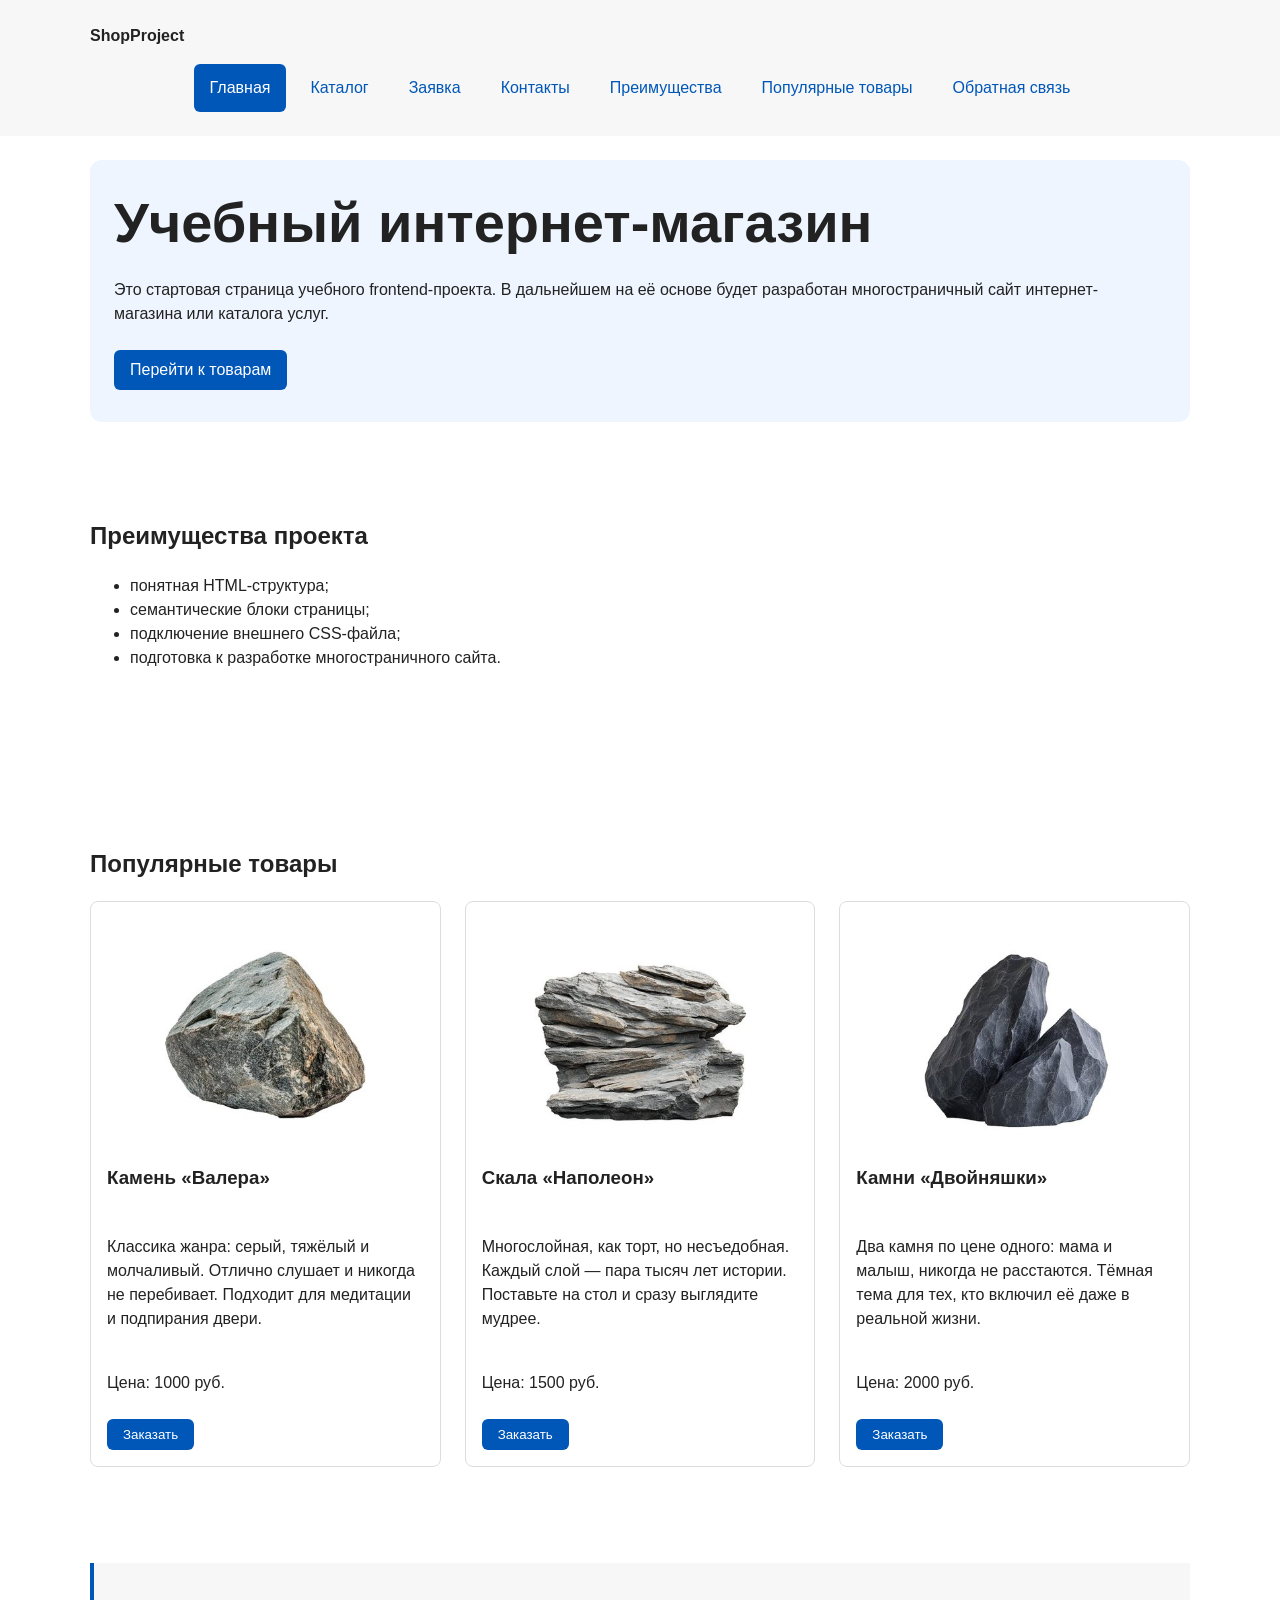
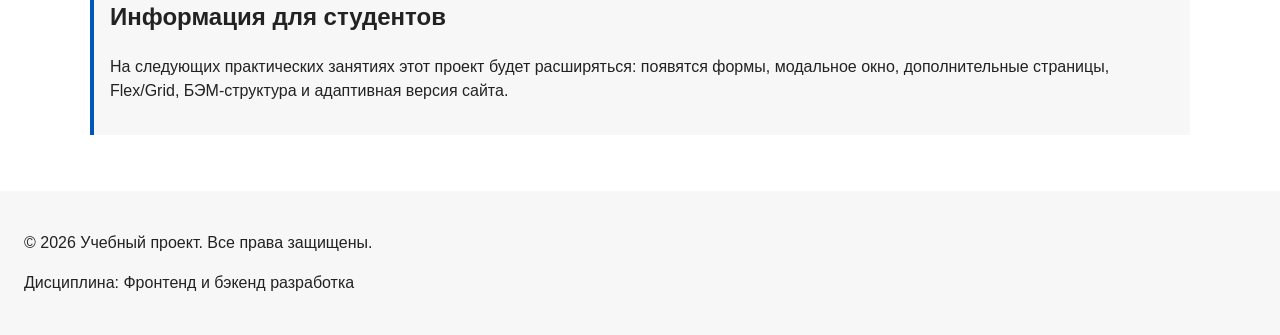
<file: index.html>
<!DOCTYPE html>
<html lang="ru">
<head>
  <meta charset="UTF-8">
  <meta name="viewport" content="width=device-width, initial-scale=1.0">
  <meta name="description" content="Главная страница учебного интернет-магазина: преимущества и популярные товары.">
  <title>Учебный интернет-магазин</title>
  <link rel="stylesheet" href="css/style.css">
  <link rel="stylesheet" href="css/responsive.css">
  <script src="js/main.js" defer></script>
</head>
<body>
  <a class="skip-link" href="#main">Перейти к основному содержимому</a>

  <header>
    <div class="site-header">
      <a class="site-logo" href="index.html">ShopProject</a>

      <nav class="site-nav" aria-label="Основная навигация">
        <ul class="site-nav__list">
          <li><a href="index.html" aria-current="page">Главная</a></li>
          <li><a href="catalog.html">Каталог</a></li>
          <li><a href="order.html">Заявка</a></li>
          <li><a href="contacts.html">Контакты</a></li>
          <li><a href="index.html#advantages">Преимущества</a></li>
          <li><a href="index.html#popular">Популярные товары</a></li>
          <li><a href="index.html#contacts">Обратная связь</a></li>
        </ul>
      </nav>
    </div>
  </header>

  <main id="main" class="main">
    <section class="hero">
      <h1>Учебный интернет-магазин</h1>
      <p>
        Это стартовая страница учебного frontend-проекта.
        В дальнейшем на её основе будет разработан многостраничный сайт
        интернет-магазина или каталога услуг.
      </p>
      <a class="button" href="#popular">Перейти к товарам</a>
    </section>

    <section class="section" id="advantages">
      <h2>Преимущества проекта</h2>
      <ul class="advantages-list">
        <li>понятная HTML-структура;</li>
        <li>семантические блоки страницы;</li>
        <li>подключение внешнего CSS-файла;</li>
        <li>подготовка к разработке многостраничного сайта.</li>
      </ul>
    </section>

    <section class="section" id="popular">
      <h2>Популярные товары</h2>

      <div class="products-grid">
        <article class="product-card">
          <img
            class="product-card__image"
            src="images/product1-640.jpg"
            srcset="images/product1-480.jpg 480w,
                    images/product1-640.jpg 640w,
                    images/product1-960.jpg 960w"
            sizes="(max-width: 639px) 100vw,
                   (max-width: 1023px) 50vw,
                   33vw"
            alt="Камень «Валера»"
            width="640"
            height="480"
            loading="lazy"
          >
          <h3>Камень «Валера»</h3>
          <p>Классика жанра: серый, тяжёлый и молчаливый. Отлично слушает и никогда не перебивает. Подходит для медитации и подпирания двери.</p>
          <p>Цена: 1000 руб.</p>
          <button class="button product-card__button" type="button" data-product="Камень «Валера»">
            Заказать
          </button>
        </article>

        <article class="product-card">
          <img
            class="product-card__image"
            src="images/product2-640.jpg"
            srcset="images/product2-480.jpg 480w,
                    images/product2-640.jpg 640w,
                    images/product2-960.jpg 960w"
            sizes="(max-width: 639px) 100vw,
                   (max-width: 1023px) 50vw,
                   33vw"
            alt="Скала «Наполеон»"
            width="640"
            height="480"
            loading="lazy"
          >
          <h3>Скала «Наполеон»</h3>
          <p>Многослойная, как торт, но несъедобная. Каждый слой — пара тысяч лет истории. Поставьте на стол и сразу выглядите мудрее.</p>
          <p>Цена: 1500 руб.</p>
          <button class="button product-card__button" type="button" data-product="Скала «Наполеон»">
            Заказать
          </button>
        </article>

        <article class="product-card">
          <img
            class="product-card__image"
            src="images/product3-640.jpg"
            srcset="images/product3-480.jpg 480w,
                    images/product3-640.jpg 640w,
                    images/product3-960.jpg 960w"
            sizes="(max-width: 639px) 100vw,
                   (max-width: 1023px) 50vw,
                   33vw"
            alt="Камни «Двойняшки»"
            width="640"
            height="480"
            loading="lazy"
          >
          <h3>Камни «Двойняшки»</h3>
          <p>Два камня по цене одного: мама и малыш, никогда не расстаются. Тёмная тема для тех, кто включил её даже в реальной жизни.</p>
          <p>Цена: 2000 руб.</p>
          <button class="button product-card__button" type="button" data-product="Камни «Двойняшки»">
            Заказать
          </button>
        </article>
      </div>
    </section>

    <aside class="aside-info">
      <h2>Информация для студентов</h2>
      <p>
        На следующих практических занятиях этот проект будет расширяться:
        появятся формы, модальное окно, дополнительные страницы, Flex/Grid,
        БЭМ-структура и адаптивная версия сайта.
      </p>
    </aside>
  </main>

  <footer id="contacts">
    <p>&copy; 2026 Учебный проект. Все права защищены.</p>
    <p>Дисциплина: Фронтенд и бэкенд разработка</p>
  </footer>
  <dialog class="order-dialog" id="order-dialog" aria-labelledby="order-dialog-title">
    <h2 id="order-dialog-title">Оформление заявки</h2>

    <form class="order-form" id="order-form" action="#" method="post" novalidate>
      <input id="selected-product" name="selected-product" type="hidden">

      <div class="form-field">
        <label for="order-name">Имя</label>
        <input
          id="order-name"
          name="name"
          type="text"
          placeholder="Введите ваше имя"
          minlength="2"
          autocomplete="given-name"
          required
        >
      </div>

      <div class="form-field">
        <label for="order-email">E-mail</label>
        <input
          id="order-email"
          name="email"
          type="email"
          placeholder="example@mail.ru"
          autocomplete="email"
          required
        >
      </div>

      <div class="form-field">
        <label for="order-phone">Телефон</label>
        <input
          id="order-phone"
          name="phone"
          type="tel"
          inputmode="tel"
          placeholder="+7 (900) 000-00-00"
          pattern="^\+7 \(\d{3}\) \d{3}-\d{2}-\d{2}$"
          required
        >
        <small>Формат: +7 (900) 000-00-00</small>
      </div>

      <div class="form-field">
        <label for="order-date">Дата связи</label>
        <input
          id="order-date"
          name="date"
          type="date"
        >
      </div>

      <div class="form-field">
        <label for="order-topic">Тема заявки</label>
        <select id="order-topic" name="topic" required>
          <option value="">Выберите тему</option>
          <option value="product">Заказ товара</option>
          <option value="consultation">Консультация</option>
          <option value="delivery">Доставка</option>
        </select>
      </div>

      <div class="form-field">
        <label for="order-comment">Комментарий</label>
        <textarea
          id="order-comment"
          name="comment"
          rows="4"
          placeholder="Укажите дополнительную информацию"
        ></textarea>
      </div>

      <div class="form-field form-field--checkbox">
        <label>
          <input
            id="order-agreement"
            name="agreement"
            type="checkbox"
            required
          >
          Я согласен на обработку данных
        </label>
      </div>

      <div class="form-actions">
        <button type="button" id="close-order-dialog">Закрыть</button>
        <button type="submit">Отправить заявку</button>
      </div>
    </form>
  </dialog>

  <p class="success-message" id="success-message" hidden>
    Форма успешно отправлена!
  </p>
</body>
</html>
</file>
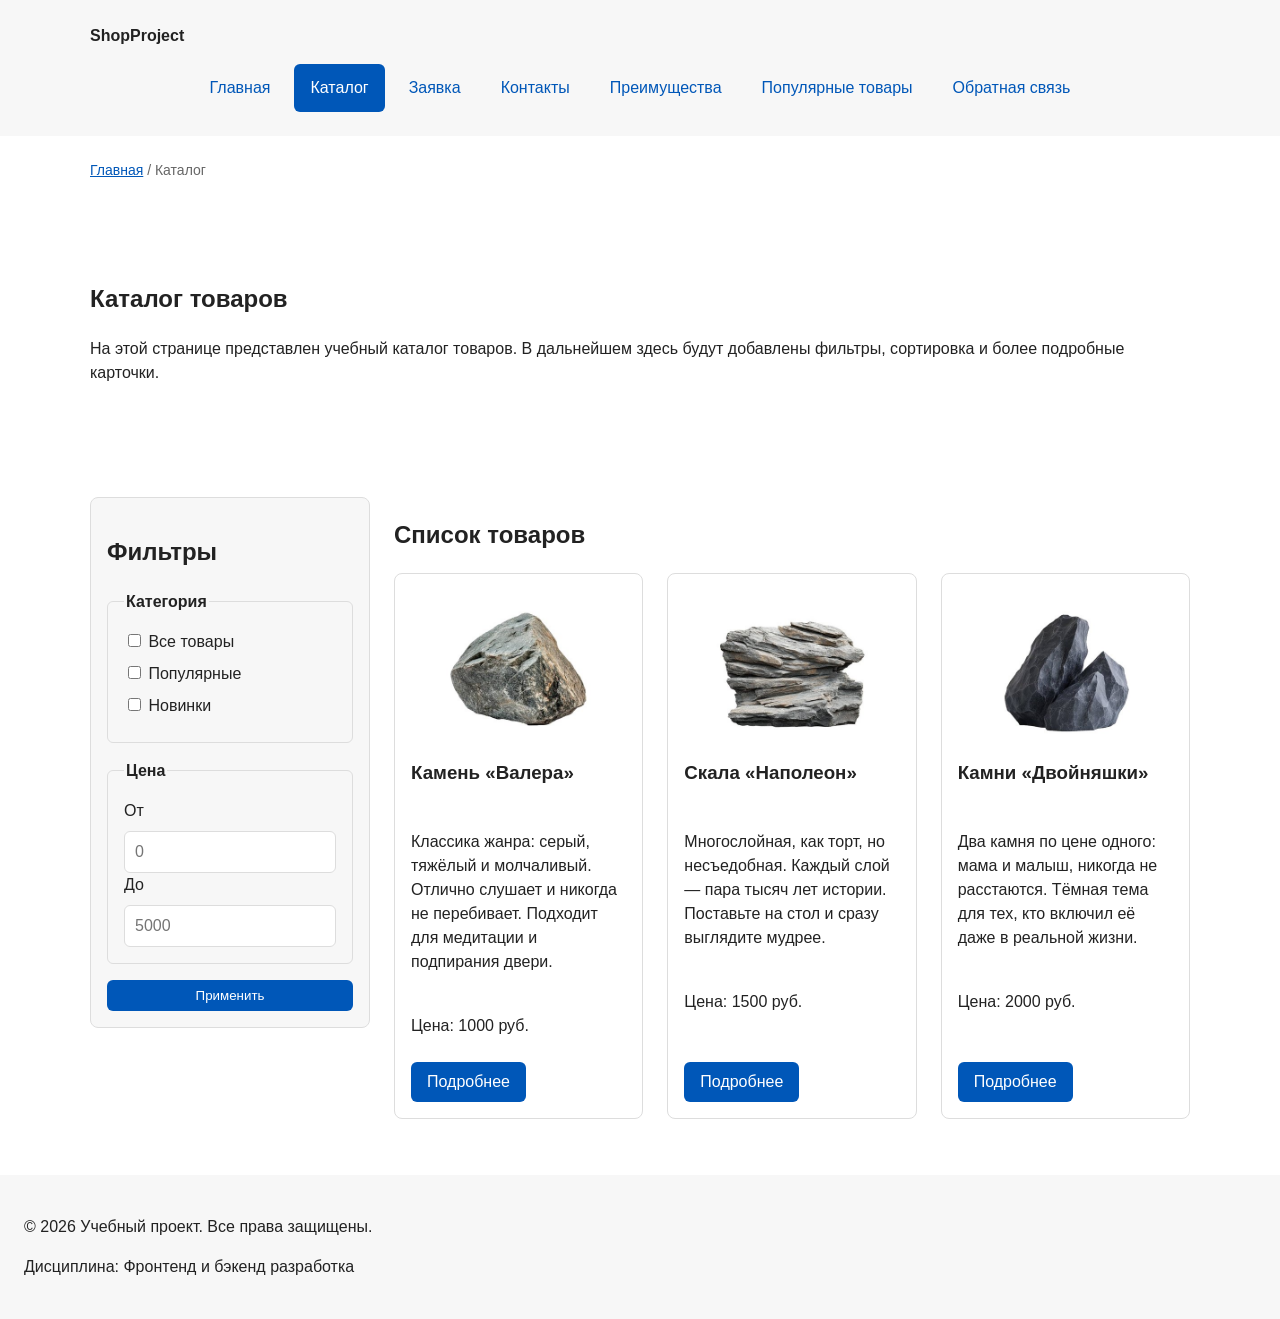
<file: catalog.html>
<!DOCTYPE html>
<html lang="ru">
<head>
  <meta charset="UTF-8">
  <meta name="viewport" content="width=device-width, initial-scale=1.0">
  <meta name="description" content="Каталог товаров учебного интернет-магазина.">
  <title>Каталог товаров — Учебный интернет-магазин</title>
  <link rel="stylesheet" href="css/style.css">
  <link rel="stylesheet" href="css/responsive.css">
</head>
<body>
  <a class="skip-link" href="#main">Перейти к основному содержимому</a>

  <header>
    <div class="site-header">
      <a class="site-logo" href="index.html">ShopProject</a>

      <nav class="site-nav" aria-label="Основная навигация">
        <ul class="site-nav__list">
          <li><a href="index.html">Главная</a></li>
          <li><a href="catalog.html" aria-current="page">Каталог</a></li>
          <li><a href="order.html">Заявка</a></li>
          <li><a href="contacts.html">Контакты</a></li>
          <li><a href="index.html#advantages">Преимущества</a></li>
          <li><a href="index.html#popular">Популярные товары</a></li>
          <li><a href="index.html#contacts">Обратная связь</a></li>
        </ul>
      </nav>
    </div>
  </header>

  <main id="main" class="main">
    <nav class="breadcrumbs" aria-label="Хлебные крошки">
      <a href="index.html">Главная</a>
      <span>Каталог</span>
    </nav>

    <section class="section">
      <h1>Каталог товаров</h1>
      <p>
        На этой странице представлен учебный каталог товаров.
        В дальнейшем здесь будут добавлены фильтры, сортировка и более
        подробные карточки.
      </p>
    </section>

    <section class="catalog-layout">
      <aside class="catalog-filters">
        <h2>Фильтры</h2>
        <form class="filters-form" action="#" method="get">
          <fieldset>
            <legend>Категория</legend>
            <label>
              <input type="checkbox" name="category" value="all">
              Все товары
            </label>
            <label>
              <input type="checkbox" name="category" value="popular">
              Популярные
            </label>
            <label>
              <input type="checkbox" name="category" value="new">
              Новинки
            </label>
          </fieldset>

          <fieldset>
            <legend>Цена</legend>
            <label for="price-from">От</label>
            <input id="price-from" name="price-from" type="number" min="0" placeholder="0">
            <label for="price-to">До</label>
            <input id="price-to" name="price-to" type="number" min="0" placeholder="5000">
          </fieldset>

          <button class="button" type="submit">Применить</button>
        </form>
      </aside>

      <section class="catalog-products">
        <h2>Список товаров</h2>
        <div class="products-grid">
          <article class="product-card">
            <img
              class="product-card__image"
              src="images/product1-640.jpg"
              srcset="images/product1-480.jpg 480w,
                      images/product1-640.jpg 640w,
                      images/product1-960.jpg 960w"
              sizes="(max-width: 639px) 100vw,
                     (max-width: 1023px) 50vw,
                     33vw"
              alt="Камень «Валера»"
              width="640"
              height="480"
              loading="lazy"
            >
            <h3>Камень «Валера»</h3>
            <p>Классика жанра: серый, тяжёлый и молчаливый. Отлично слушает и никогда не перебивает. Подходит для медитации и подпирания двери.</p>
            <p>Цена: 1000 руб.</p>
            <a class="button" href="product.html">Подробнее</a>
          </article>

          <article class="product-card">
            <img
              class="product-card__image"
              src="images/product2-640.jpg"
              srcset="images/product2-480.jpg 480w,
                      images/product2-640.jpg 640w,
                      images/product2-960.jpg 960w"
              sizes="(max-width: 639px) 100vw,
                     (max-width: 1023px) 50vw,
                     33vw"
              alt="Скала «Наполеон»"
              width="640"
              height="480"
              loading="lazy"
            >
            <h3>Скала «Наполеон»</h3>
            <p>Многослойная, как торт, но несъедобная. Каждый слой — пара тысяч лет истории. Поставьте на стол и сразу выглядите мудрее.</p>
            <p>Цена: 1500 руб.</p>
            <a class="button" href="product.html">Подробнее</a>
          </article>

          <article class="product-card">
            <img
              class="product-card__image"
              src="images/product3-640.jpg"
              srcset="images/product3-480.jpg 480w,
                      images/product3-640.jpg 640w,
                      images/product3-960.jpg 960w"
              sizes="(max-width: 639px) 100vw,
                     (max-width: 1023px) 50vw,
                     33vw"
              alt="Камни «Двойняшки»"
              width="640"
              height="480"
              loading="lazy"
            >
            <h3>Камни «Двойняшки»</h3>
            <p>Два камня по цене одного: мама и малыш, никогда не расстаются. Тёмная тема для тех, кто включил её даже в реальной жизни.</p>
            <p>Цена: 2000 руб.</p>
            <a class="button" href="product.html">Подробнее</a>
          </article>
        </div>
      </section>
    </section>
  </main>

  <footer>
    <p>&copy; 2026 Учебный проект. Все права защищены.</p>
    <p>Дисциплина: Фронтенд и бэкенд разработка</p>
  </footer>
</body>
</html>
</file>
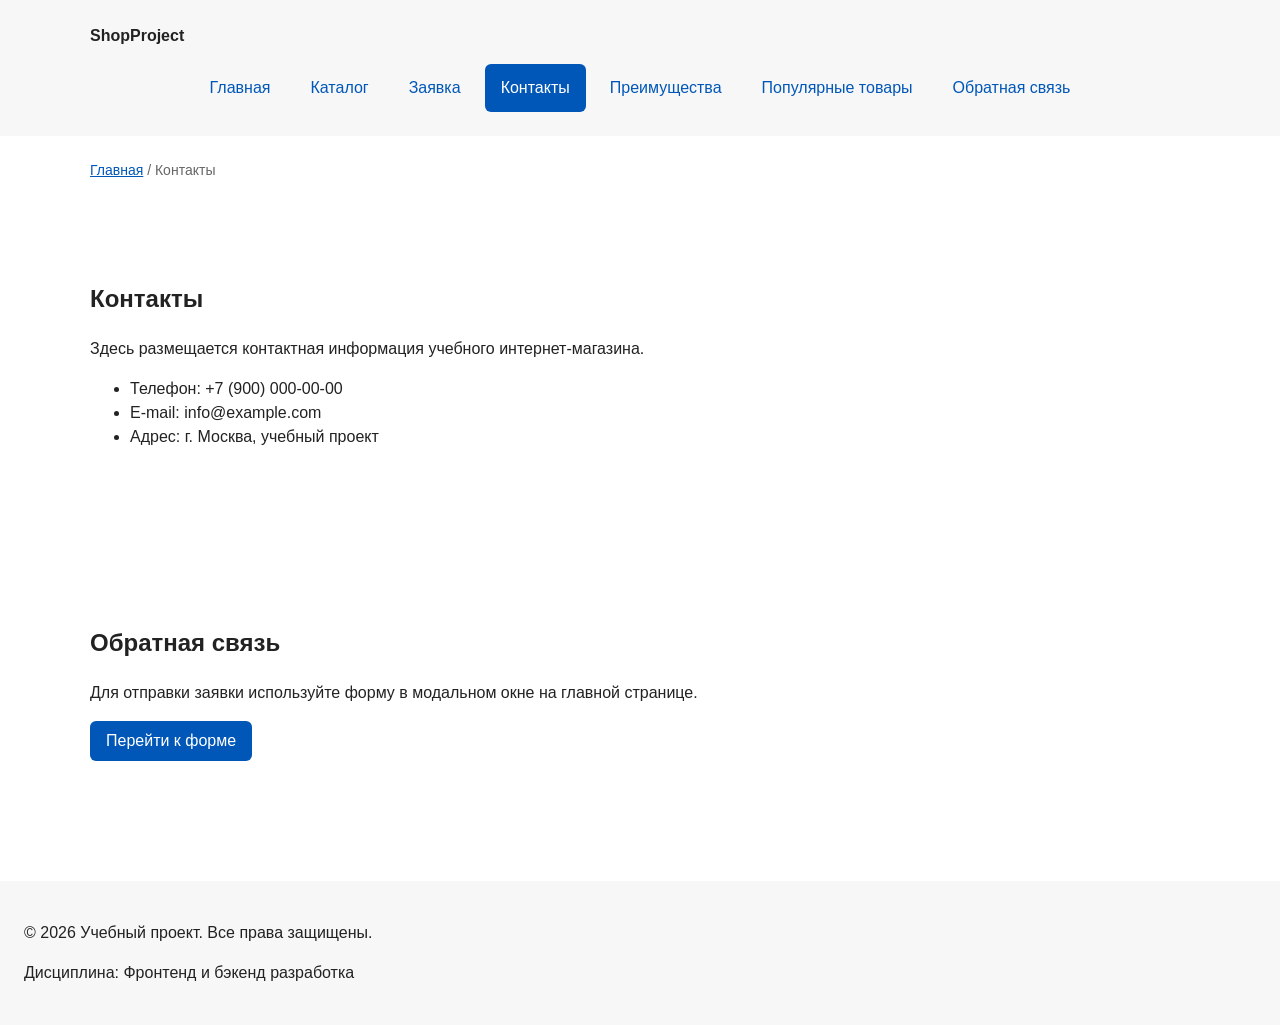
<file: contacts.html>
<!DOCTYPE html>
<html lang="ru">
<head>
  <meta charset="UTF-8">
  <meta name="viewport" content="width=device-width, initial-scale=1.0">
  <meta name="description" content="Контактная информация учебного интернет-магазина.">
  <title>Контакты — Учебный интернет-магазин</title>
  <link rel="stylesheet" href="css/style.css">
  <link rel="stylesheet" href="css/responsive.css">
</head>
<body>
  <a class="skip-link" href="#main">Перейти к основному содержимому</a>

  <header>
    <div class="site-header">
      <a class="site-logo" href="index.html">ShopProject</a>

      <nav class="site-nav" aria-label="Основная навигация">
        <ul class="site-nav__list">
          <li><a href="index.html">Главная</a></li>
          <li><a href="catalog.html">Каталог</a></li>
          <li><a href="order.html">Заявка</a></li>
          <li><a href="contacts.html" aria-current="page">Контакты</a></li>
          <li><a href="index.html#advantages">Преимущества</a></li>
          <li><a href="index.html#popular">Популярные товары</a></li>
          <li><a href="index.html#contacts">Обратная связь</a></li>
        </ul>
      </nav>
    </div>
  </header>

  <main id="main" class="main">
    <nav class="breadcrumbs" aria-label="Хлебные крошки">
      <a href="index.html">Главная</a>
      <span>Контакты</span>
    </nav>

    <section class="section">
      <h1>Контакты</h1>
      <p>
        Здесь размещается контактная информация учебного интернет-магазина.
      </p>
      <ul>
        <li>Телефон: +7 (900) 000-00-00</li>
        <li>E-mail: info@example.com</li>
        <li>Адрес: г. Москва, учебный проект</li>
      </ul>
    </section>

    <section class="section" id="feedback">
      <h2>Обратная связь</h2>
      <p>
        Для отправки заявки используйте форму в модальном окне на главной
        странице.
      </p>
      <a class="button" href="index.html#contacts">Перейти к форме</a>
    </section>
  </main>

  <footer>
    <p>&copy; 2026 Учебный проект. Все права защищены.</p>
    <p>Дисциплина: Фронтенд и бэкенд разработка</p>
  </footer>
</body>
</html>
</file>
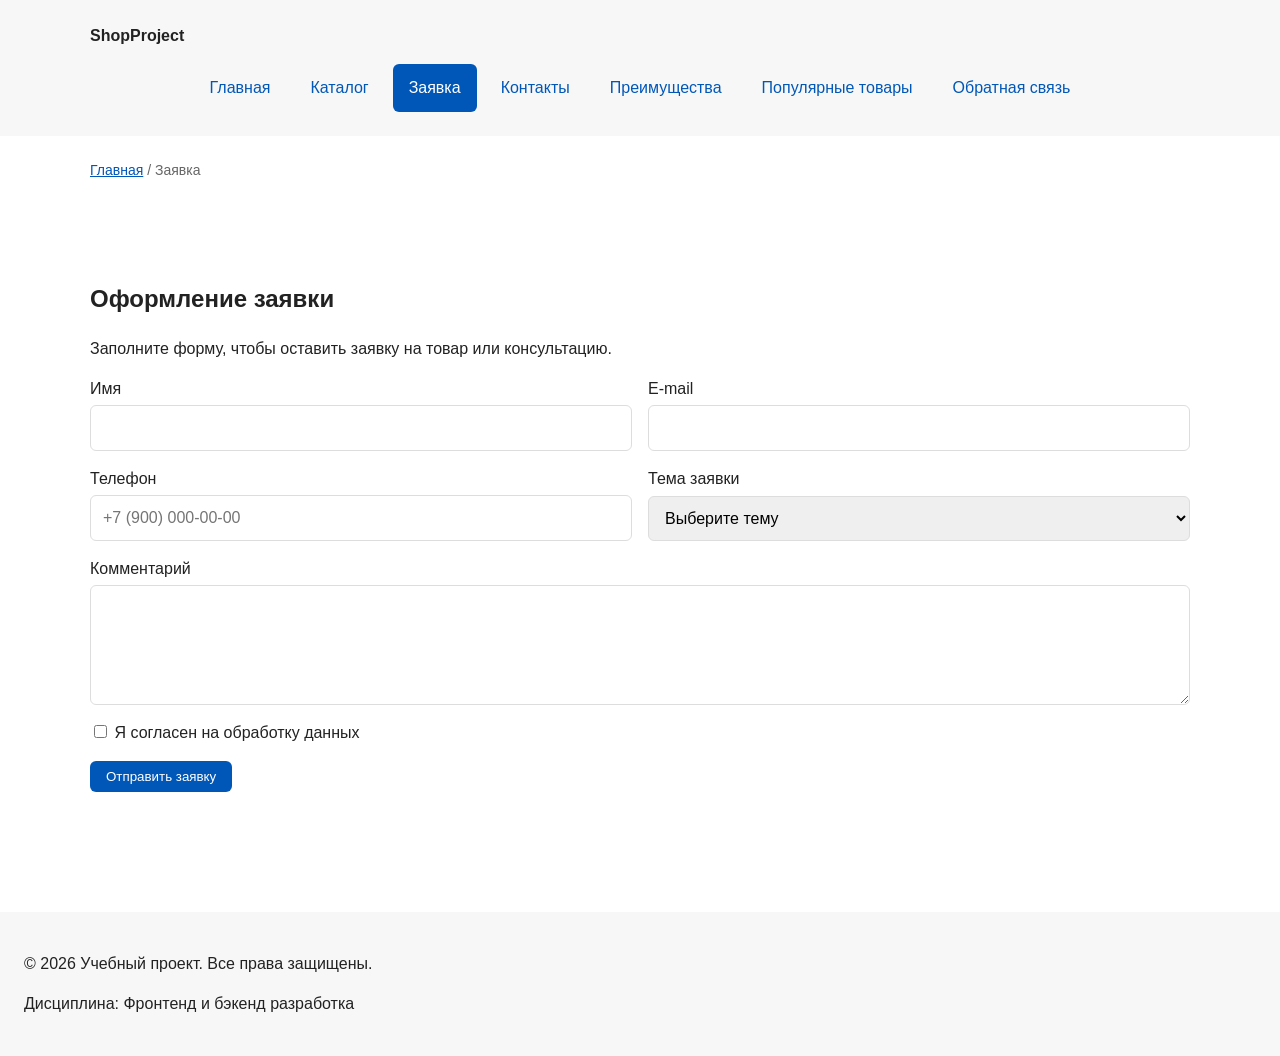
<file: order.html>
<!DOCTYPE html>
<html lang="ru">
<head>
  <meta charset="UTF-8">
  <meta name="viewport" content="width=device-width, initial-scale=1.0">
  <meta name="description" content="Страница оформления заявки в учебном интернет-магазине.">
  <title>Оформление заявки — Учебный интернет-магазин</title>
  <link rel="stylesheet" href="css/style.css">
  <link rel="stylesheet" href="css/responsive.css">
</head>
<body>
  <a class="skip-link" href="#main">Перейти к основному содержимому</a>

  <header>
    <div class="site-header">
      <a class="site-logo" href="index.html">ShopProject</a>

      <nav class="site-nav" aria-label="Основная навигация">
        <ul class="site-nav__list">
          <li><a href="index.html">Главная</a></li>
          <li><a href="catalog.html">Каталог</a></li>
          <li><a href="order.html" aria-current="page">Заявка</a></li>
          <li><a href="contacts.html">Контакты</a></li>
          <li><a href="index.html#advantages">Преимущества</a></li>
          <li><a href="index.html#popular">Популярные товары</a></li>
          <li><a href="index.html#contacts">Обратная связь</a></li>
        </ul>
      </nav>
    </div>
  </header>

  <main id="main" class="main">
    <nav class="breadcrumbs" aria-label="Хлебные крошки">
      <a href="index.html">Главная</a>
      <span>Заявка</span>
    </nav>

    <section class="section">
      <h1>Оформление заявки</h1>
      <p>Заполните форму, чтобы оставить заявку на товар или консультацию.</p>

      <form class="order-form" action="#" method="post">
        <div class="order-form__group">
          <label class="order-form__label" for="order-name">Имя</label>
          <input class="order-form__input" id="order-name" name="name" type="text" autocomplete="given-name" minlength="2" required>
        </div>

        <div class="order-form__group">
          <label class="order-form__label" for="order-email">E-mail</label>
          <input class="order-form__input" id="order-email" name="email" type="email" autocomplete="email" required>
        </div>

        <div class="order-form__group">
          <label class="order-form__label" for="order-phone">Телефон</label>
          <input class="order-form__input" id="order-phone" name="phone" type="tel" inputmode="tel" placeholder="+7 (900) 000-00-00" pattern="^\+7 \(\d{3}\) \d{3}-\d{2}-\d{2}$" required>
        </div>

        <div class="order-form__group">
          <label class="order-form__label" for="order-topic">Тема заявки</label>
          <select class="order-form__select" id="order-topic" name="topic" required>
            <option value="">Выберите тему</option>
            <option value="product">Заказ товара</option>
            <option value="consultation">Консультация</option>
            <option value="delivery">Доставка</option>
          </select>
        </div>

        <div class="order-form__group order-form__group--wide">
          <label class="order-form__label" for="order-comment">Комментарий</label>
          <textarea class="order-form__textarea" id="order-comment" name="comment"></textarea>
        </div>

        <div class="order-form__group order-form__group--wide">
          <label class="order-form__label">
            <input id="order-agreement" name="agreement" type="checkbox" required>
            Я согласен на обработку данных
          </label>
        </div>

        <div class="order-form__group order-form__group--wide">
          <button class="button" type="submit">Отправить заявку</button>
        </div>
      </form>
    </section>
  </main>

  <footer>
    <p>&copy; 2026 Учебный проект. Все права защищены.</p>
    <p>Дисциплина: Фронтенд и бэкенд разработка</p>
  </footer>
</body>
</html>
</file>
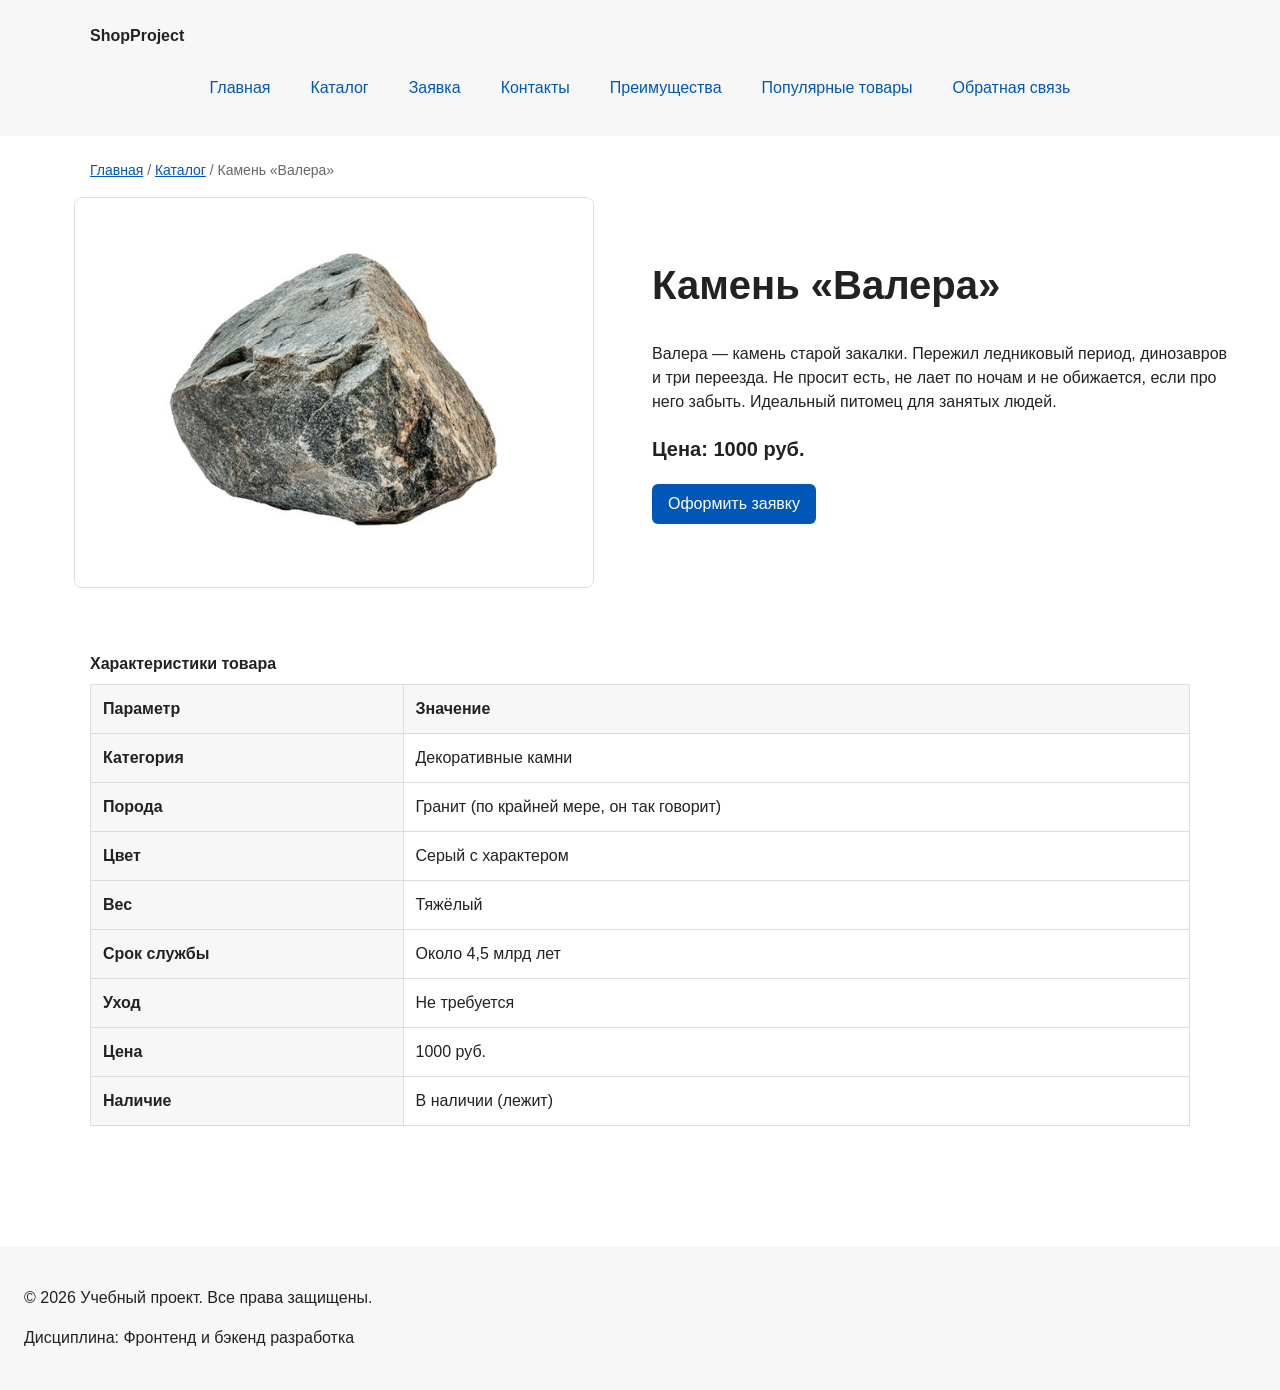
<file: product.html>
<!DOCTYPE html>
<html lang="ru">
<head>
  <meta charset="UTF-8">
  <meta name="viewport" content="width=device-width, initial-scale=1.0">
  <meta name="description" content="Камень «Валера»: описание, характеристики и цена.">
  <title>Камень «Валера» — Учебный интернет-магазин</title>
  <link rel="stylesheet" href="css/style.css">
  <link rel="stylesheet" href="css/responsive.css">
</head>
<body>
  <a class="skip-link" href="#main">Перейти к основному содержимому</a>

  <header>
    <div class="site-header">
      <a class="site-logo" href="index.html">ShopProject</a>

      <nav class="site-nav" aria-label="Основная навигация">
        <ul class="site-nav__list">
          <li><a href="index.html">Главная</a></li>
          <li><a href="catalog.html">Каталог</a></li>
          <li><a href="order.html">Заявка</a></li>
          <li><a href="contacts.html">Контакты</a></li>
          <li><a href="index.html#advantages">Преимущества</a></li>
          <li><a href="index.html#popular">Популярные товары</a></li>
          <li><a href="index.html#contacts">Обратная связь</a></li>
        </ul>
      </nav>
    </div>
  </header>

  <main id="main" class="main">
    <nav class="breadcrumbs" aria-label="Хлебные крошки">
      <a href="index.html">Главная</a>
      <span><a href="catalog.html">Каталог</a></span>
      <span>Камень «Валера»</span>
    </nav>

    <article class="product">
      <img
        class="product__image"
        src="images/product1-640.jpg"
        srcset="images/product1-480.jpg 480w,
                images/product1-640.jpg 640w,
                images/product1-960.jpg 960w"
        sizes="(max-width: 767px) 100vw, 50vw"
        alt="Камень «Валера»"
        width="640"
        height="480"
      >

      <div class="product__info">
        <h1>Камень «Валера»</h1>
        <p>
          Валера — камень старой закалки. Пережил ледниковый период,
          динозавров и три переезда. Не просит есть, не лает по ночам
          и не обижается, если про него забыть. Идеальный питомец
          для занятых людей.
        </p>
        <p class="product__price">Цена: 1000 руб.</p>
        <a class="button" href="order.html">Оформить заявку</a>
      </div>
    </article>

    <section class="section">
      <div class="table-wrapper">
        <table class="product-table">
          <caption>Характеристики товара</caption>
          <thead>
            <tr>
              <th scope="col">Параметр</th>
              <th scope="col">Значение</th>
            </tr>
          </thead>
          <tbody>
            <tr>
              <th scope="row">Категория</th>
              <td>Декоративные камни</td>
            </tr>
            <tr>
              <th scope="row">Порода</th>
              <td>Гранит (по крайней мере, он так говорит)</td>
            </tr>
            <tr>
              <th scope="row">Цвет</th>
              <td>Серый с характером</td>
            </tr>
            <tr>
              <th scope="row">Вес</th>
              <td>Тяжёлый</td>
            </tr>
            <tr>
              <th scope="row">Срок службы</th>
              <td>Около 4,5 млрд лет</td>
            </tr>
            <tr>
              <th scope="row">Уход</th>
              <td>Не требуется</td>
            </tr>
            <tr>
              <th scope="row">Цена</th>
              <td>1000 руб.</td>
            </tr>
            <tr>
              <th scope="row">Наличие</th>
              <td>В наличии (лежит)</td>
            </tr>
          </tbody>
        </table>
      </div>
    </section>
  </main>

  <footer>
    <p>&copy; 2026 Учебный проект. Все права защищены.</p>
    <p>Дисциплина: Фронтенд и бэкенд разработка</p>
  </footer>
</body>
</html>
</file>
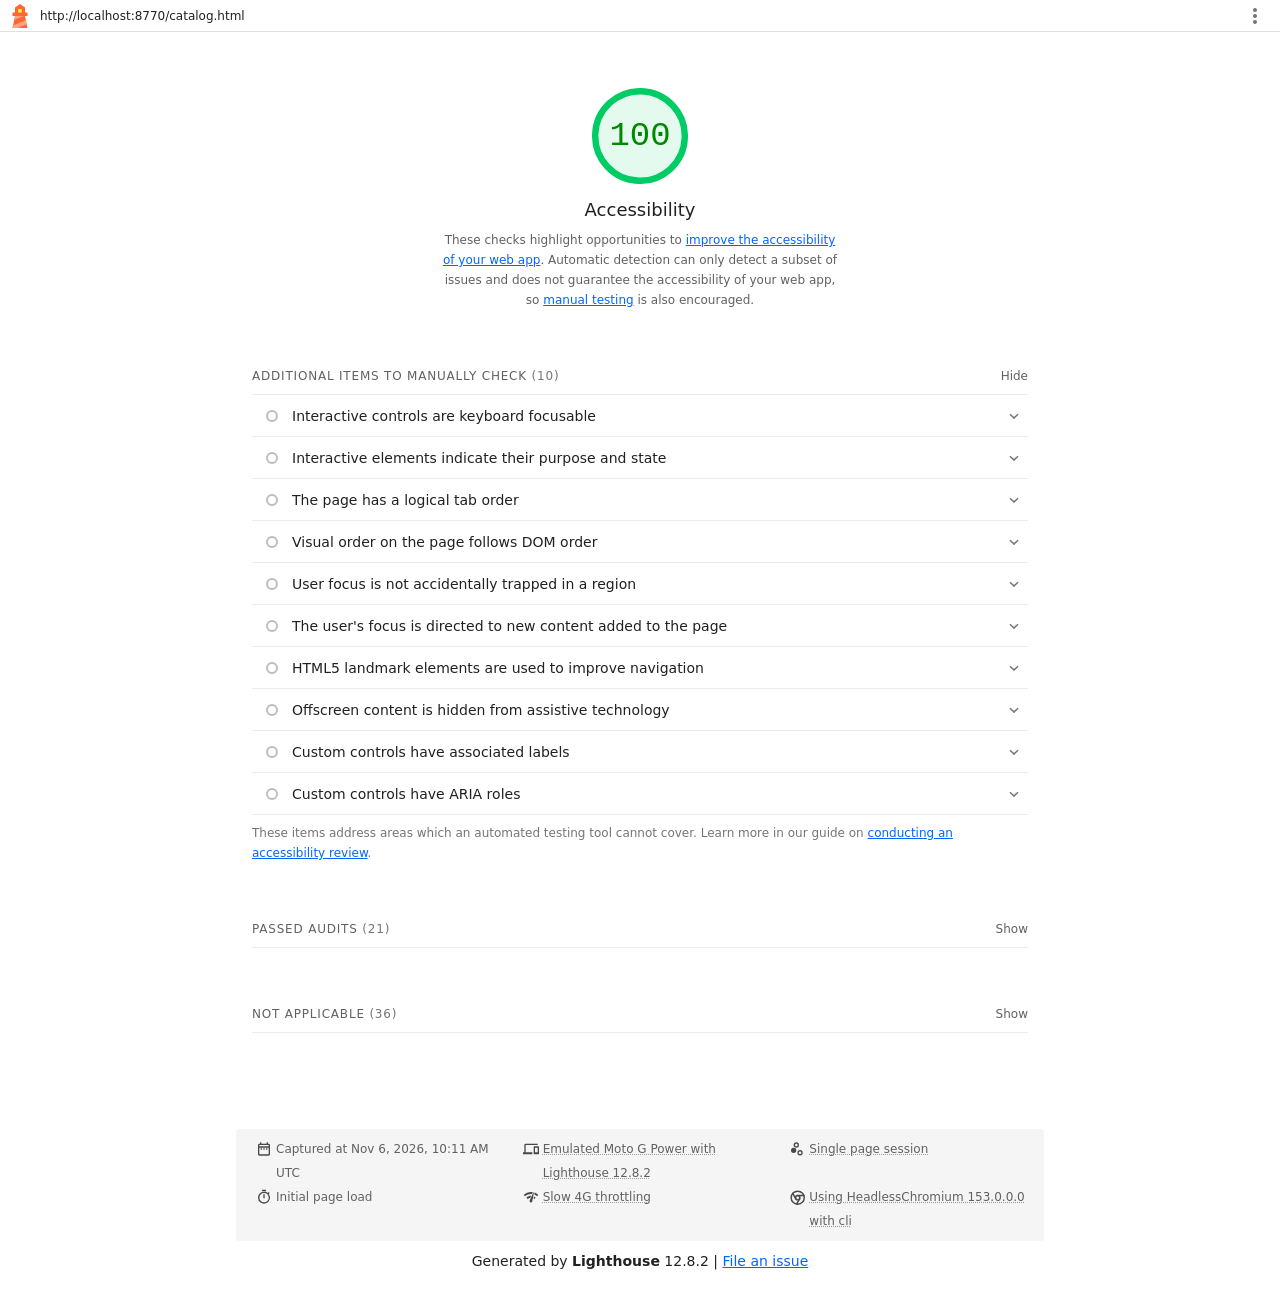
<file: lighthouse/accessibility-report-catalog.html>
<!--
@license
Copyright 2018 Google LLC
SPDX-License-Identifier: Apache-2.0
-->
<!doctype html>
<html lang="en">
<head>
  <meta charset="utf-8">
  <meta name="viewport" content="width=device-width, initial-scale=1, minimum-scale=1">
  <link rel="icon" href='data:image/svg+xml;utf8,<svg fill="none" xmlns="http://www.w3.org/2000/svg" viewBox="0 0 48 48"><path d="m14 7 10-7 10 7v10h5v7h-5l5 24H9l5-24H9v-7h5V7Z" fill="%23F63"/><path d="M31.561 24H14l-1.689 8.105L31.561 24ZM18.983 48H9l1.022-4.907L35.723 32.27l1.663 7.98L18.983 48Z" fill="%23FFA385"/><path fill="%23FF3" d="M20.5 10h7v7h-7z"/></svg>'>
  <title>Lighthouse Report</title>
  <style>body {margin: 0}</style>
</head>
<body>
  <noscript>Lighthouse report requires JavaScript. Please enable.</noscript>

  <div id="lh-log"></div>

  <script>window.__LIGHTHOUSE_JSON__ = {"lighthouseVersion":"12.8.2","requestedUrl":"http://localhost:8770/catalog.html","mainDocumentUrl":"http://localhost:8770/catalog.html","finalDisplayedUrl":"http://localhost:8770/catalog.html","finalUrl":"http://localhost:8770/catalog.html","fetchTime":"2026-11-06T10:11:53.300Z","gatherMode":"navigation","runWarnings":[],"userAgent":"Mozilla/5.0 (X11; Linux x86_64) AppleWebKit/537.36 (KHTML, like Gecko) HeadlessChrome/153.0.0.0 Safari/537.36","environment":{"networkUserAgent":"Mozilla/5.0 (Linux; Android 11; moto g power (2022)) AppleWebKit/537.36 (KHTML, like Gecko) Chrome/136.0.0.0 Mobile Safari/537.36","hostUserAgent":"Mozilla/5.0 (X11; Linux x86_64) AppleWebKit/537.36 (KHTML, like Gecko) HeadlessChrome/153.0.0.0 Safari/537.36","benchmarkIndex":2871.5,"credits":{"axe-core":"4.14.0"}},"audits":{"accesskeys":{"id":"accesskeys","title":"`[accesskey]` values are unique","description":"Access keys let users quickly focus a part of the page. For proper navigation, each access key must be unique. [Learn more about access keys](https://dequeuniversity.com/rules/axe/4.10/accesskeys).","score":null,"scoreDisplayMode":"notApplicable"},"aria-allowed-attr":{"id":"aria-allowed-attr","title":"`[aria-*]` attributes match their roles","description":"Each ARIA `role` supports a specific subset of `aria-*` attributes. Mismatching these invalidates the `aria-*` attributes. [Learn how to match ARIA attributes to their roles](https://dequeuniversity.com/rules/axe/4.10/aria-allowed-attr).","score":1,"scoreDisplayMode":"binary","details":{"type":"table","headings":[{"key":"node","valueType":"node","subItemsHeading":{"key":"relatedNode","valueType":"node"},"label":"Failing Elements"}],"items":[]}},"aria-allowed-role":{"id":"aria-allowed-role","title":"Uses ARIA roles only on compatible elements","description":"Many HTML elements can only be assigned certain ARIA roles. Using ARIA roles where they are not allowed can interfere with the accessibility of the web page. [Learn more about ARIA roles](https://dequeuniversity.com/rules/axe/4.10/aria-allowed-role).","score":null,"scoreDisplayMode":"notApplicable"},"aria-command-name":{"id":"aria-command-name","title":"`button`, `link`, and `menuitem` elements have accessible names","description":"When an element doesn't have an accessible name, screen readers announce it with a generic name, making it unusable for users who rely on screen readers. [Learn how to make command elements more accessible](https://dequeuniversity.com/rules/axe/4.10/aria-command-name).","score":null,"scoreDisplayMode":"notApplicable"},"aria-conditional-attr":{"id":"aria-conditional-attr","title":"ARIA attributes are used as specified for the element's role","description":"Some ARIA attributes are only allowed on an element under certain conditions. [Learn more about conditional ARIA attributes](https://dequeuniversity.com/rules/axe/4.10/aria-conditional-attr).","score":1,"scoreDisplayMode":"binary","details":{"type":"table","headings":[{"key":"node","valueType":"node","subItemsHeading":{"key":"relatedNode","valueType":"node"},"label":"Failing Elements"}],"items":[]}},"aria-deprecated-role":{"id":"aria-deprecated-role","title":"Deprecated ARIA roles were not used","description":"Deprecated ARIA roles may not be processed correctly by assistive technology. [Learn more about deprecated ARIA roles](https://dequeuniversity.com/rules/axe/4.10/aria-deprecated-role).","score":null,"scoreDisplayMode":"notApplicable"},"aria-dialog-name":{"id":"aria-dialog-name","title":"Elements with `role=\"dialog\"` or `role=\"alertdialog\"` have accessible names.","description":"ARIA dialog elements without accessible names may prevent screen readers users from discerning the purpose of these elements. [Learn how to make ARIA dialog elements more accessible](https://dequeuniversity.com/rules/axe/4.10/aria-dialog-name).","score":null,"scoreDisplayMode":"notApplicable"},"aria-hidden-body":{"id":"aria-hidden-body","title":"`[aria-hidden=\"true\"]` is not present on the document `\u003cbody>`","description":"Assistive technologies, like screen readers, work inconsistently when `aria-hidden=\"true\"` is set on the document `\u003cbody>`. [Learn how `aria-hidden` affects the document body](https://dequeuniversity.com/rules/axe/4.10/aria-hidden-body).","score":1,"scoreDisplayMode":"binary","details":{"type":"table","headings":[{"key":"node","valueType":"node","subItemsHeading":{"key":"relatedNode","valueType":"node"},"label":"Failing Elements"}],"items":[]}},"aria-hidden-focus":{"id":"aria-hidden-focus","title":"`[aria-hidden=\"true\"]` elements do not contain focusable descendents","description":"Focusable descendents within an `[aria-hidden=\"true\"]` element prevent those interactive elements from being available to users of assistive technologies like screen readers. [Learn how `aria-hidden` affects focusable elements](https://dequeuniversity.com/rules/axe/4.10/aria-hidden-focus).","score":null,"scoreDisplayMode":"notApplicable"},"aria-input-field-name":{"id":"aria-input-field-name","title":"ARIA input fields have accessible names","description":"When an input field doesn't have an accessible name, screen readers announce it with a generic name, making it unusable for users who rely on screen readers. [Learn more about input field labels](https://dequeuniversity.com/rules/axe/4.10/aria-input-field-name).","score":null,"scoreDisplayMode":"notApplicable"},"aria-meter-name":{"id":"aria-meter-name","title":"ARIA `meter` elements have accessible names","description":"When a meter element doesn't have an accessible name, screen readers announce it with a generic name, making it unusable for users who rely on screen readers. [Learn how to name `meter` elements](https://dequeuniversity.com/rules/axe/4.10/aria-meter-name).","score":null,"scoreDisplayMode":"notApplicable"},"aria-progressbar-name":{"id":"aria-progressbar-name","title":"ARIA `progressbar` elements have accessible names","description":"When a `progressbar` element doesn't have an accessible name, screen readers announce it with a generic name, making it unusable for users who rely on screen readers. [Learn how to label `progressbar` elements](https://dequeuniversity.com/rules/axe/4.10/aria-progressbar-name).","score":null,"scoreDisplayMode":"notApplicable"},"aria-prohibited-attr":{"id":"aria-prohibited-attr","title":"Elements use only permitted ARIA attributes","description":"Using ARIA attributes in roles where they are prohibited can mean that important information is not communicated to users of assistive technologies. [Learn more about prohibited ARIA roles](https://dequeuniversity.com/rules/axe/4.10/aria-prohibited-attr).","score":1,"scoreDisplayMode":"binary","details":{"type":"table","headings":[{"key":"node","valueType":"node","subItemsHeading":{"key":"relatedNode","valueType":"node"},"label":"Failing Elements"}],"items":[]}},"aria-required-attr":{"id":"aria-required-attr","title":"`[role]`s have all required `[aria-*]` attributes","description":"Some ARIA roles have required attributes that describe the state of the element to screen readers. [Learn more about roles and required attributes](https://dequeuniversity.com/rules/axe/4.10/aria-required-attr).","score":null,"scoreDisplayMode":"notApplicable"},"aria-required-children":{"id":"aria-required-children","title":"Elements with an ARIA `[role]` that require children to contain a specific `[role]` have all required children.","description":"Some ARIA parent roles must contain specific child roles to perform their intended accessibility functions. [Learn more about roles and required children elements](https://dequeuniversity.com/rules/axe/4.10/aria-required-children).","score":null,"scoreDisplayMode":"notApplicable"},"aria-required-parent":{"id":"aria-required-parent","title":"`[role]`s are contained by their required parent element","description":"Some ARIA child roles must be contained by specific parent roles to properly perform their intended accessibility functions. [Learn more about ARIA roles and required parent element](https://dequeuniversity.com/rules/axe/4.10/aria-required-parent).","score":null,"scoreDisplayMode":"notApplicable"},"aria-roles":{"id":"aria-roles","title":"`[role]` values are valid","description":"ARIA roles must have valid values in order to perform their intended accessibility functions. [Learn more about valid ARIA roles](https://dequeuniversity.com/rules/axe/4.10/aria-roles).","score":null,"scoreDisplayMode":"notApplicable"},"aria-text":{"id":"aria-text","title":"Elements with the `role=text` attribute do not have focusable descendents.","description":"Adding `role=text` around a text node split by markup enables VoiceOver to treat it as one phrase, but the element's focusable descendents will not be announced. [Learn more about the `role=text` attribute](https://dequeuniversity.com/rules/axe/4.10/aria-text).","score":null,"scoreDisplayMode":"notApplicable"},"aria-toggle-field-name":{"id":"aria-toggle-field-name","title":"ARIA toggle fields have accessible names","description":"When a toggle field doesn't have an accessible name, screen readers announce it with a generic name, making it unusable for users who rely on screen readers. [Learn more about toggle fields](https://dequeuniversity.com/rules/axe/4.10/aria-toggle-field-name).","score":null,"scoreDisplayMode":"notApplicable"},"aria-tooltip-name":{"id":"aria-tooltip-name","title":"ARIA `tooltip` elements have accessible names","description":"When a tooltip element doesn't have an accessible name, screen readers announce it with a generic name, making it unusable for users who rely on screen readers. [Learn how to name `tooltip` elements](https://dequeuniversity.com/rules/axe/4.10/aria-tooltip-name).","score":null,"scoreDisplayMode":"notApplicable"},"aria-treeitem-name":{"id":"aria-treeitem-name","title":"ARIA `treeitem` elements have accessible names","description":"When a `treeitem` element doesn't have an accessible name, screen readers announce it with a generic name, making it unusable for users who rely on screen readers. [Learn more about labeling `treeitem` elements](https://dequeuniversity.com/rules/axe/4.10/aria-treeitem-name).","score":null,"scoreDisplayMode":"notApplicable"},"aria-valid-attr-value":{"id":"aria-valid-attr-value","title":"`[aria-*]` attributes have valid values","description":"Assistive technologies, like screen readers, can't interpret ARIA attributes with invalid values. [Learn more about valid values for ARIA attributes](https://dequeuniversity.com/rules/axe/4.10/aria-valid-attr-value).","score":1,"scoreDisplayMode":"binary","details":{"type":"table","headings":[{"key":"node","valueType":"node","subItemsHeading":{"key":"relatedNode","valueType":"node"},"label":"Failing Elements"}],"items":[]}},"aria-valid-attr":{"id":"aria-valid-attr","title":"`[aria-*]` attributes are valid and not misspelled","description":"Assistive technologies, like screen readers, can't interpret ARIA attributes with invalid names. [Learn more about valid ARIA attributes](https://dequeuniversity.com/rules/axe/4.10/aria-valid-attr).","score":1,"scoreDisplayMode":"binary","details":{"type":"table","headings":[{"key":"node","valueType":"node","subItemsHeading":{"key":"relatedNode","valueType":"node"},"label":"Failing Elements"}],"items":[]}},"button-name":{"id":"button-name","title":"Buttons have an accessible name","description":"When a button doesn't have an accessible name, screen readers announce it as \"button\", making it unusable for users who rely on screen readers. [Learn how to make buttons more accessible](https://dequeuniversity.com/rules/axe/4.10/button-name).","score":1,"scoreDisplayMode":"binary","details":{"type":"table","headings":[{"key":"node","valueType":"node","subItemsHeading":{"key":"relatedNode","valueType":"node"},"label":"Failing Elements"}],"items":[]}},"bypass":{"id":"bypass","title":"The page contains a heading, skip link, or landmark region","description":"Adding ways to bypass repetitive content lets keyboard users navigate the page more efficiently. [Learn more about bypass blocks](https://dequeuniversity.com/rules/axe/4.10/bypass).","score":null,"scoreDisplayMode":"notApplicable"},"color-contrast":{"id":"color-contrast","title":"Background and foreground colors have a sufficient contrast ratio","description":"Low-contrast text is difficult or impossible for many users to read. [Learn how to provide sufficient color contrast](https://dequeuniversity.com/rules/axe/4.10/color-contrast).","score":1,"scoreDisplayMode":"binary","details":{"type":"table","headings":[{"key":"node","valueType":"node","subItemsHeading":{"key":"relatedNode","valueType":"node"},"label":"Failing Elements"}],"items":[]}},"definition-list":{"id":"definition-list","title":"`\u003cdl>`'s contain only properly-ordered `\u003cdt>` and `\u003cdd>` groups, `\u003cscript>`, `\u003ctemplate>` or `\u003cdiv>` elements.","description":"When definition lists are not properly marked up, screen readers may produce confusing or inaccurate output. [Learn how to structure definition lists correctly](https://dequeuniversity.com/rules/axe/4.10/definition-list).","score":null,"scoreDisplayMode":"notApplicable"},"dlitem":{"id":"dlitem","title":"Definition list items are wrapped in `\u003cdl>` elements","description":"Definition list items (`\u003cdt>` and `\u003cdd>`) must be wrapped in a parent `\u003cdl>` element to ensure that screen readers can properly announce them. [Learn how to structure definition lists correctly](https://dequeuniversity.com/rules/axe/4.10/dlitem).","score":null,"scoreDisplayMode":"notApplicable"},"document-title":{"id":"document-title","title":"Document has a `\u003ctitle>` element","description":"The title gives screen reader users an overview of the page, and search engine users rely on it heavily to determine if a page is relevant to their search. [Learn more about document titles](https://dequeuniversity.com/rules/axe/4.10/document-title).","score":1,"scoreDisplayMode":"binary","details":{"type":"table","headings":[{"key":"node","valueType":"node","subItemsHeading":{"key":"relatedNode","valueType":"node"},"label":"Failing Elements"}],"items":[]}},"duplicate-id-aria":{"id":"duplicate-id-aria","title":"ARIA IDs are unique","description":"The value of an ARIA ID must be unique to prevent other instances from being overlooked by assistive technologies. [Learn how to fix duplicate ARIA IDs](https://dequeuniversity.com/rules/axe/4.10/duplicate-id-aria).","score":null,"scoreDisplayMode":"notApplicable"},"empty-heading":{"id":"empty-heading","title":"All heading elements contain content.","description":"A heading with no content or inaccessible text prevent screen reader users from accessing information on the page's structure. [Learn more about headings](https://dequeuniversity.com/rules/axe/4.10/empty-heading).","score":null,"scoreDisplayMode":"notApplicable"},"form-field-multiple-labels":{"id":"form-field-multiple-labels","title":"No form fields have multiple labels","description":"Form fields with multiple labels can be confusingly announced by assistive technologies like screen readers which use either the first, the last, or all of the labels. [Learn how to use form labels](https://dequeuniversity.com/rules/axe/4.10/form-field-multiple-labels).","score":null,"scoreDisplayMode":"notApplicable"},"frame-title":{"id":"frame-title","title":"`\u003cframe>` or `\u003ciframe>` elements have a title","description":"Screen reader users rely on frame titles to describe the contents of frames. [Learn more about frame titles](https://dequeuniversity.com/rules/axe/4.10/frame-title).","score":null,"scoreDisplayMode":"notApplicable"},"heading-order":{"id":"heading-order","title":"Heading elements appear in a sequentially-descending order","description":"Properly ordered headings that do not skip levels convey the semantic structure of the page, making it easier to navigate and understand when using assistive technologies. [Learn more about heading order](https://dequeuniversity.com/rules/axe/4.10/heading-order).","score":1,"scoreDisplayMode":"binary","details":{"type":"table","headings":[{"key":"node","valueType":"node","subItemsHeading":{"key":"relatedNode","valueType":"node"},"label":"Failing Elements"}],"items":[]}},"html-has-lang":{"id":"html-has-lang","title":"`\u003chtml>` element has a `[lang]` attribute","description":"If a page doesn't specify a `lang` attribute, a screen reader assumes that the page is in the default language that the user chose when setting up the screen reader. If the page isn't actually in the default language, then the screen reader might not announce the page's text correctly. [Learn more about the `lang` attribute](https://dequeuniversity.com/rules/axe/4.10/html-has-lang).","score":1,"scoreDisplayMode":"binary","details":{"type":"table","headings":[{"key":"node","valueType":"node","subItemsHeading":{"key":"relatedNode","valueType":"node"},"label":"Failing Elements"}],"items":[]}},"html-lang-valid":{"id":"html-lang-valid","title":"`\u003chtml>` element has a valid value for its `[lang]` attribute","description":"Specifying a valid [BCP 47 language](https://www.w3.org/International/questions/qa-choosing-language-tags#question) helps screen readers announce text properly. [Learn how to use the `lang` attribute](https://dequeuniversity.com/rules/axe/4.10/html-lang-valid).","score":1,"scoreDisplayMode":"binary","details":{"type":"table","headings":[{"key":"node","valueType":"node","subItemsHeading":{"key":"relatedNode","valueType":"node"},"label":"Failing Elements"}],"items":[]}},"html-xml-lang-mismatch":{"id":"html-xml-lang-mismatch","title":"`\u003chtml>` element has an `[xml:lang]` attribute with the same base language as the `[lang]` attribute.","description":"If the webpage does not specify a consistent language, then the screen reader might not announce the page's text correctly. [Learn more about the `lang` attribute](https://dequeuniversity.com/rules/axe/4.10/html-xml-lang-mismatch).","score":null,"scoreDisplayMode":"notApplicable"},"identical-links-same-purpose":{"id":"identical-links-same-purpose","title":"Identical links have the same purpose.","description":"Links with the same destination should have the same description, to help users understand the link's purpose and decide whether to follow it. [Learn more about identical links](https://dequeuniversity.com/rules/axe/4.10/identical-links-same-purpose).","score":null,"scoreDisplayMode":"notApplicable"},"image-alt":{"id":"image-alt","title":"Image elements have `[alt]` attributes","description":"Informative elements should aim for short, descriptive alternate text. Decorative elements can be ignored with an empty alt attribute. [Learn more about the `alt` attribute](https://dequeuniversity.com/rules/axe/4.10/image-alt).","score":1,"scoreDisplayMode":"binary","details":{"type":"table","headings":[{"key":"node","valueType":"node","subItemsHeading":{"key":"relatedNode","valueType":"node"},"label":"Failing Elements"}],"items":[]}},"image-redundant-alt":{"id":"image-redundant-alt","title":"Image elements do not have `[alt]` attributes that are redundant text.","description":"Informative elements should aim for short, descriptive alternative text. Alternative text that is exactly the same as the text adjacent to the link or image is potentially confusing for screen reader users, because the text will be read twice. [Learn more about the `alt` attribute](https://dequeuniversity.com/rules/axe/4.10/image-redundant-alt).","score":1,"scoreDisplayMode":"binary","details":{"type":"table","headings":[{"key":"node","valueType":"node","subItemsHeading":{"key":"relatedNode","valueType":"node"},"label":"Failing Elements"}],"items":[]}},"input-button-name":{"id":"input-button-name","title":"Input buttons have discernible text.","description":"Adding discernable and accessible text to input buttons may help screen reader users understand the purpose of the input button. [Learn more about input buttons](https://dequeuniversity.com/rules/axe/4.10/input-button-name).","score":null,"scoreDisplayMode":"notApplicable"},"input-image-alt":{"id":"input-image-alt","title":"`\u003cinput type=\"image\">` elements have `[alt]` text","description":"When an image is being used as an `\u003cinput>` button, providing alternative text can help screen reader users understand the purpose of the button. [Learn about input image alt text](https://dequeuniversity.com/rules/axe/4.10/input-image-alt).","score":null,"scoreDisplayMode":"notApplicable"},"label-content-name-mismatch":{"id":"label-content-name-mismatch","title":"Elements with visible text labels have matching accessible names.","description":"Visible text labels that do not match the accessible name can result in a confusing experience for screen reader users. [Learn more about accessible names](https://dequeuniversity.com/rules/axe/4.10/label-content-name-mismatch).","score":null,"scoreDisplayMode":"notApplicable"},"label":{"id":"label","title":"Form elements have associated labels","description":"Labels ensure that form controls are announced properly by assistive technologies, like screen readers. [Learn more about form element labels](https://dequeuniversity.com/rules/axe/4.10/label).","score":1,"scoreDisplayMode":"binary","details":{"type":"table","headings":[{"key":"node","valueType":"node","subItemsHeading":{"key":"relatedNode","valueType":"node"},"label":"Failing Elements"}],"items":[]}},"landmark-one-main":{"id":"landmark-one-main","title":"Document has a main landmark.","description":"One main landmark helps screen reader users navigate a web page. [Learn more about landmarks](https://dequeuniversity.com/rules/axe/4.10/landmark-one-main).","score":null,"scoreDisplayMode":"notApplicable"},"link-name":{"id":"link-name","title":"Links have a discernible name","description":"Link text (and alternate text for images, when used as links) that is discernible, unique, and focusable improves the navigation experience for screen reader users. [Learn how to make links accessible](https://dequeuniversity.com/rules/axe/4.10/link-name).","score":1,"scoreDisplayMode":"binary","details":{"type":"table","headings":[{"key":"node","valueType":"node","subItemsHeading":{"key":"relatedNode","valueType":"node"},"label":"Failing Elements"}],"items":[]}},"link-in-text-block":{"id":"link-in-text-block","title":"Links are distinguishable without relying on color.","description":"Low-contrast text is difficult or impossible for many users to read. Link text that is discernible improves the experience for users with low vision. [Learn how to make links distinguishable](https://dequeuniversity.com/rules/axe/4.10/link-in-text-block).","score":null,"scoreDisplayMode":"notApplicable"},"list":{"id":"list","title":"Lists contain only `\u003cli>` elements and script supporting elements (`\u003cscript>` and `\u003ctemplate>`).","description":"Screen readers have a specific way of announcing lists. Ensuring proper list structure aids screen reader output. [Learn more about proper list structure](https://dequeuniversity.com/rules/axe/4.10/list).","score":1,"scoreDisplayMode":"binary","details":{"type":"table","headings":[{"key":"node","valueType":"node","subItemsHeading":{"key":"relatedNode","valueType":"node"},"label":"Failing Elements"}],"items":[]}},"listitem":{"id":"listitem","title":"List items (`\u003cli>`) are contained within `\u003cul>`, `\u003col>` or `\u003cmenu>` parent elements","description":"Screen readers require list items (`\u003cli>`) to be contained within a parent `\u003cul>`, `\u003col>` or `\u003cmenu>` to be announced properly. [Learn more about proper list structure](https://dequeuniversity.com/rules/axe/4.10/listitem).","score":1,"scoreDisplayMode":"binary","details":{"type":"table","headings":[{"key":"node","valueType":"node","subItemsHeading":{"key":"relatedNode","valueType":"node"},"label":"Failing Elements"}],"items":[]}},"meta-refresh":{"id":"meta-refresh","title":"The document does not use `\u003cmeta http-equiv=\"refresh\">`","description":"Users do not expect a page to refresh automatically, and doing so will move focus back to the top of the page. This may create a frustrating or confusing experience. [Learn more about the refresh meta tag](https://dequeuniversity.com/rules/axe/4.10/meta-refresh).","score":null,"scoreDisplayMode":"notApplicable"},"meta-viewport":{"id":"meta-viewport","title":"`[user-scalable=\"no\"]` is not used in the `\u003cmeta name=\"viewport\">` element and the `[maximum-scale]` attribute is not less than 5.","description":"Disabling zooming is problematic for users with low vision who rely on screen magnification to properly see the contents of a web page. [Learn more about the viewport meta tag](https://dequeuniversity.com/rules/axe/4.10/meta-viewport).","score":1,"scoreDisplayMode":"binary","details":{"type":"table","headings":[{"key":"node","valueType":"node","subItemsHeading":{"key":"relatedNode","valueType":"node"},"label":"Failing Elements"}],"items":[]}},"object-alt":{"id":"object-alt","title":"`\u003cobject>` elements have alternate text","description":"Screen readers cannot translate non-text content. Adding alternate text to `\u003cobject>` elements helps screen readers convey meaning to users. [Learn more about alt text for `object` elements](https://dequeuniversity.com/rules/axe/4.10/object-alt).","score":null,"scoreDisplayMode":"notApplicable"},"select-name":{"id":"select-name","title":"Select elements have associated label elements.","description":"Form elements without effective labels can create frustrating experiences for screen reader users. [Learn more about the `select` element](https://dequeuniversity.com/rules/axe/4.10/select-name).","score":null,"scoreDisplayMode":"notApplicable"},"skip-link":{"id":"skip-link","title":"Skip links are focusable.","description":"Including a skip link can help users skip to the main content to save time. [Learn more about skip links](https://dequeuniversity.com/rules/axe/4.10/skip-link).","score":1,"scoreDisplayMode":"binary","details":{"type":"table","headings":[{"key":"node","valueType":"node","subItemsHeading":{"key":"relatedNode","valueType":"node"},"label":"Failing Elements"}],"items":[]}},"tabindex":{"id":"tabindex","title":"No element has a `[tabindex]` value greater than 0","description":"A value greater than 0 implies an explicit navigation ordering. Although technically valid, this often creates frustrating experiences for users who rely on assistive technologies. [Learn more about the `tabindex` attribute](https://dequeuniversity.com/rules/axe/4.10/tabindex).","score":null,"scoreDisplayMode":"notApplicable"},"table-duplicate-name":{"id":"table-duplicate-name","title":"Tables have different content in the summary attribute and `\u003ccaption>`.","description":"The summary attribute should describe the table structure, while `\u003ccaption>` should have the onscreen title. Accurate table mark-up helps users of screen readers. [Learn more about summary and caption](https://dequeuniversity.com/rules/axe/4.10/table-duplicate-name).","score":null,"scoreDisplayMode":"notApplicable"},"table-fake-caption":{"id":"table-fake-caption","title":"Tables use `\u003ccaption>` instead of cells with the `[colspan]` attribute to indicate a caption.","description":"Screen readers have features to make navigating tables easier. Ensuring that tables use the actual caption element instead of cells with the `[colspan]` attribute may improve the experience for screen reader users. [Learn more about captions](https://dequeuniversity.com/rules/axe/4.10/table-fake-caption).","score":null,"scoreDisplayMode":"notApplicable"},"target-size":{"id":"target-size","title":"Touch targets have sufficient size and spacing.","description":"Touch targets with sufficient size and spacing help users who may have difficulty targeting small controls to activate the targets. [Learn more about touch targets](https://dequeuniversity.com/rules/axe/4.10/target-size).","score":1,"scoreDisplayMode":"binary","details":{"type":"table","headings":[{"key":"node","valueType":"node","subItemsHeading":{"key":"relatedNode","valueType":"node"},"label":"Failing Elements"}],"items":[]}},"td-has-header":{"id":"td-has-header","title":"`\u003ctd>` elements in a large `\u003ctable>` have one or more table headers.","description":"Screen readers have features to make navigating tables easier. Ensuring that `\u003ctd>` elements in a large table (3 or more cells in width and height) have an associated table header may improve the experience for screen reader users. [Learn more about table headers](https://dequeuniversity.com/rules/axe/4.10/td-has-header).","score":null,"scoreDisplayMode":"notApplicable"},"td-headers-attr":{"id":"td-headers-attr","title":"Cells in a `\u003ctable>` element that use the `[headers]` attribute refer to table cells within the same table.","description":"Screen readers have features to make navigating tables easier. Ensuring `\u003ctd>` cells using the `[headers]` attribute only refer to other cells in the same table may improve the experience for screen reader users. [Learn more about the `headers` attribute](https://dequeuniversity.com/rules/axe/4.10/td-headers-attr).","score":null,"scoreDisplayMode":"notApplicable"},"th-has-data-cells":{"id":"th-has-data-cells","title":"`\u003cth>` elements and elements with `[role=\"columnheader\"/\"rowheader\"]` have data cells they describe.","description":"Screen readers have features to make navigating tables easier. Ensuring table headers always refer to some set of cells may improve the experience for screen reader users. [Learn more about table headers](https://dequeuniversity.com/rules/axe/4.10/th-has-data-cells).","score":null,"scoreDisplayMode":"notApplicable"},"valid-lang":{"id":"valid-lang","title":"`[lang]` attributes have a valid value","description":"Specifying a valid [BCP 47 language](https://www.w3.org/International/questions/qa-choosing-language-tags#question) on elements helps ensure that text is pronounced correctly by a screen reader. [Learn how to use the `lang` attribute](https://dequeuniversity.com/rules/axe/4.10/valid-lang).","score":null,"scoreDisplayMode":"notApplicable"},"video-caption":{"id":"video-caption","title":"`\u003cvideo>` elements contain a `\u003ctrack>` element with `[kind=\"captions\"]`","description":"When a video provides a caption it is easier for deaf and hearing impaired users to access its information. [Learn more about video captions](https://dequeuniversity.com/rules/axe/4.10/video-caption).","score":null,"scoreDisplayMode":"notApplicable"},"custom-controls-labels":{"id":"custom-controls-labels","title":"Custom controls have associated labels","description":"Custom interactive controls have associated labels, provided by aria-label or aria-labelledby. [Learn more about custom controls and labels](https://developer.chrome.com/docs/lighthouse/accessibility/custom-controls-labels/).","score":null,"scoreDisplayMode":"manual"},"custom-controls-roles":{"id":"custom-controls-roles","title":"Custom controls have ARIA roles","description":"Custom interactive controls have appropriate ARIA roles. [Learn how to add roles to custom controls](https://developer.chrome.com/docs/lighthouse/accessibility/custom-control-roles/).","score":null,"scoreDisplayMode":"manual"},"focus-traps":{"id":"focus-traps","title":"User focus is not accidentally trapped in a region","description":"A user can tab into and out of any control or region without accidentally trapping their focus. [Learn how to avoid focus traps](https://developer.chrome.com/docs/lighthouse/accessibility/focus-traps/).","score":null,"scoreDisplayMode":"manual"},"focusable-controls":{"id":"focusable-controls","title":"Interactive controls are keyboard focusable","description":"Custom interactive controls are keyboard focusable and display a focus indicator. [Learn how to make custom controls focusable](https://developer.chrome.com/docs/lighthouse/accessibility/focusable-controls/).","score":null,"scoreDisplayMode":"manual"},"interactive-element-affordance":{"id":"interactive-element-affordance","title":"Interactive elements indicate their purpose and state","description":"Interactive elements, such as links and buttons, should indicate their state and be distinguishable from non-interactive elements. [Learn how to decorate interactive elements with affordance hints](https://developer.chrome.com/docs/lighthouse/accessibility/interactive-element-affordance/).","score":null,"scoreDisplayMode":"manual"},"logical-tab-order":{"id":"logical-tab-order","title":"The page has a logical tab order","description":"Tabbing through the page follows the visual layout. Users cannot focus elements that are offscreen. [Learn more about logical tab ordering](https://developer.chrome.com/docs/lighthouse/accessibility/logical-tab-order/).","score":null,"scoreDisplayMode":"manual"},"managed-focus":{"id":"managed-focus","title":"The user's focus is directed to new content added to the page","description":"If new content, such as a dialog, is added to the page, the user's focus is directed to it. [Learn how to direct focus to new content](https://developer.chrome.com/docs/lighthouse/accessibility/managed-focus/).","score":null,"scoreDisplayMode":"manual"},"offscreen-content-hidden":{"id":"offscreen-content-hidden","title":"Offscreen content is hidden from assistive technology","description":"Offscreen content is hidden with display: none or aria-hidden=true. [Learn how to properly hide offscreen content](https://developer.chrome.com/docs/lighthouse/accessibility/offscreen-content-hidden/).","score":null,"scoreDisplayMode":"manual"},"use-landmarks":{"id":"use-landmarks","title":"HTML5 landmark elements are used to improve navigation","description":"Landmark elements (`\u003cmain>`, `\u003cnav>`, etc.) are used to improve the keyboard navigation of the page for assistive technology. [Learn more about landmark elements](https://developer.chrome.com/docs/lighthouse/accessibility/use-landmarks/).","score":null,"scoreDisplayMode":"manual"},"visual-order-follows-dom":{"id":"visual-order-follows-dom","title":"Visual order on the page follows DOM order","description":"DOM order matches the visual order, improving navigation for assistive technology. [Learn more about DOM and visual ordering](https://developer.chrome.com/docs/lighthouse/accessibility/visual-order-follows-dom/).","score":null,"scoreDisplayMode":"manual"}},"configSettings":{"output":["json","html"],"maxWaitForFcp":30000,"maxWaitForLoad":45000,"pauseAfterFcpMs":1000,"pauseAfterLoadMs":1000,"networkQuietThresholdMs":1000,"cpuQuietThresholdMs":1000,"formFactor":"mobile","throttling":{"rttMs":150,"throughputKbps":1638.4,"requestLatencyMs":562.5,"downloadThroughputKbps":1474.5600000000002,"uploadThroughputKbps":675,"cpuSlowdownMultiplier":4},"throttlingMethod":"simulate","screenEmulation":{"mobile":true,"width":412,"height":823,"deviceScaleFactor":1.75,"disabled":false},"emulatedUserAgent":"Mozilla/5.0 (Linux; Android 11; moto g power (2022)) AppleWebKit/537.36 (KHTML, like Gecko) Chrome/136.0.0.0 Mobile Safari/537.36","auditMode":false,"gatherMode":false,"clearStorageTypes":["file_systems","shader_cache","service_workers","cache_storage"],"disableStorageReset":false,"debugNavigation":false,"channel":"cli","usePassiveGathering":false,"disableFullPageScreenshot":false,"skipAboutBlank":false,"blankPage":"about:blank","ignoreStatusCode":false,"locale":"en-US","blockedUrlPatterns":null,"additionalTraceCategories":null,"extraHeaders":null,"precomputedLanternData":null,"onlyAudits":null,"onlyCategories":["accessibility"],"skipAudits":null},"categories":{"accessibility":{"title":"Accessibility","description":"These checks highlight opportunities to [improve the accessibility of your web app](https://developer.chrome.com/docs/lighthouse/accessibility/). Automatic detection can only detect a subset of issues and does not guarantee the accessibility of your web app, so [manual testing](https://web.dev/articles/how-to-review) is also encouraged.","manualDescription":"These items address areas which an automated testing tool cannot cover. Learn more in our guide on [conducting an accessibility review](https://web.dev/articles/how-to-review).","supportedModes":["navigation","snapshot"],"auditRefs":[{"id":"accesskeys","weight":0,"group":"a11y-navigation"},{"id":"aria-allowed-attr","weight":10,"group":"a11y-aria"},{"id":"aria-allowed-role","weight":0,"group":"a11y-aria"},{"id":"aria-command-name","weight":0,"group":"a11y-aria"},{"id":"aria-conditional-attr","weight":7,"group":"a11y-aria"},{"id":"aria-deprecated-role","weight":0,"group":"a11y-aria"},{"id":"aria-dialog-name","weight":0,"group":"a11y-aria"},{"id":"aria-hidden-body","weight":10,"group":"a11y-aria"},{"id":"aria-hidden-focus","weight":0,"group":"a11y-aria"},{"id":"aria-input-field-name","weight":0,"group":"a11y-aria"},{"id":"aria-meter-name","weight":0,"group":"a11y-aria"},{"id":"aria-progressbar-name","weight":0,"group":"a11y-aria"},{"id":"aria-prohibited-attr","weight":7,"group":"a11y-aria"},{"id":"aria-required-attr","weight":0,"group":"a11y-aria"},{"id":"aria-required-children","weight":0,"group":"a11y-aria"},{"id":"aria-required-parent","weight":0,"group":"a11y-aria"},{"id":"aria-roles","weight":0,"group":"a11y-aria"},{"id":"aria-text","weight":0,"group":"a11y-aria"},{"id":"aria-toggle-field-name","weight":0,"group":"a11y-aria"},{"id":"aria-tooltip-name","weight":0,"group":"a11y-aria"},{"id":"aria-treeitem-name","weight":0,"group":"a11y-aria"},{"id":"aria-valid-attr-value","weight":10,"group":"a11y-aria"},{"id":"aria-valid-attr","weight":10,"group":"a11y-aria"},{"id":"button-name","weight":10,"group":"a11y-names-labels"},{"id":"bypass","weight":0,"group":"a11y-navigation"},{"id":"color-contrast","weight":7,"group":"a11y-color-contrast"},{"id":"definition-list","weight":0,"group":"a11y-tables-lists"},{"id":"dlitem","weight":0,"group":"a11y-tables-lists"},{"id":"document-title","weight":7,"group":"a11y-names-labels"},{"id":"duplicate-id-aria","weight":0,"group":"a11y-aria"},{"id":"form-field-multiple-labels","weight":0,"group":"a11y-names-labels"},{"id":"frame-title","weight":0,"group":"a11y-names-labels"},{"id":"heading-order","weight":3,"group":"a11y-navigation"},{"id":"html-has-lang","weight":7,"group":"a11y-language"},{"id":"html-lang-valid","weight":7,"group":"a11y-language"},{"id":"html-xml-lang-mismatch","weight":0,"group":"a11y-language"},{"id":"image-alt","weight":10,"group":"a11y-names-labels"},{"id":"image-redundant-alt","weight":1,"group":"a11y-names-labels"},{"id":"input-button-name","weight":0,"group":"a11y-names-labels"},{"id":"input-image-alt","weight":0,"group":"a11y-names-labels"},{"id":"label","weight":7,"group":"a11y-names-labels"},{"id":"link-in-text-block","weight":0,"group":"a11y-color-contrast"},{"id":"link-name","weight":7,"group":"a11y-names-labels"},{"id":"list","weight":7,"group":"a11y-tables-lists"},{"id":"listitem","weight":7,"group":"a11y-tables-lists"},{"id":"meta-refresh","weight":0,"group":"a11y-best-practices"},{"id":"meta-viewport","weight":10,"group":"a11y-best-practices"},{"id":"object-alt","weight":0,"group":"a11y-names-labels"},{"id":"select-name","weight":0,"group":"a11y-names-labels"},{"id":"skip-link","weight":3,"group":"a11y-names-labels"},{"id":"tabindex","weight":0,"group":"a11y-navigation"},{"id":"table-duplicate-name","weight":0,"group":"a11y-tables-lists"},{"id":"target-size","weight":7,"group":"a11y-best-practices"},{"id":"td-headers-attr","weight":0,"group":"a11y-tables-lists"},{"id":"th-has-data-cells","weight":0,"group":"a11y-tables-lists"},{"id":"valid-lang","weight":0,"group":"a11y-language"},{"id":"video-caption","weight":0,"group":"a11y-audio-video"},{"id":"focusable-controls","weight":0},{"id":"interactive-element-affordance","weight":0},{"id":"logical-tab-order","weight":0},{"id":"visual-order-follows-dom","weight":0},{"id":"focus-traps","weight":0},{"id":"managed-focus","weight":0},{"id":"use-landmarks","weight":0},{"id":"offscreen-content-hidden","weight":0},{"id":"custom-controls-labels","weight":0},{"id":"custom-controls-roles","weight":0},{"id":"empty-heading","weight":0,"group":"hidden"},{"id":"identical-links-same-purpose","weight":0,"group":"hidden"},{"id":"landmark-one-main","weight":0,"group":"hidden"},{"id":"label-content-name-mismatch","weight":0,"group":"hidden"},{"id":"table-fake-caption","weight":0,"group":"hidden"},{"id":"td-has-header","weight":0,"group":"hidden"}],"id":"accessibility","score":1}},"categoryGroups":{"metrics":{"title":"Metrics"},"insights":{"title":"Insights","description":"These insights are also available in the Chrome DevTools Performance Panel - [record a trace](https://developer.chrome.com/docs/devtools/performance/reference) to view more detailed information."},"diagnostics":{"title":"Diagnostics","description":"More information about the performance of your application. These numbers don't [directly affect](https://developer.chrome.com/docs/lighthouse/performance/performance-scoring/) the Performance score."},"a11y-best-practices":{"title":"Best practices","description":"These items highlight common accessibility best practices."},"a11y-color-contrast":{"title":"Contrast","description":"These are opportunities to improve the legibility of your content."},"a11y-names-labels":{"title":"Names and labels","description":"These are opportunities to improve the semantics of the controls in your application. This may enhance the experience for users of assistive technology, like a screen reader."},"a11y-navigation":{"title":"Navigation","description":"These are opportunities to improve keyboard navigation in your application."},"a11y-aria":{"title":"ARIA","description":"These are opportunities to improve the usage of ARIA in your application which may enhance the experience for users of assistive technology, like a screen reader."},"a11y-language":{"title":"Internationalization and localization","description":"These are opportunities to improve the interpretation of your content by users in different locales."},"a11y-audio-video":{"title":"Audio and video","description":"These are opportunities to provide alternative content for audio and video. This may improve the experience for users with hearing or vision impairments."},"a11y-tables-lists":{"title":"Tables and lists","description":"These are opportunities to improve the experience of reading tabular or list data using assistive technology, like a screen reader."},"seo-mobile":{"title":"Mobile Friendly","description":"Make sure your pages are mobile friendly so users don’t have to pinch or zoom in order to read the content pages. [Learn how to make pages mobile-friendly](https://developers.google.com/search/mobile-sites/)."},"seo-content":{"title":"Content Best Practices","description":"Format your HTML in a way that enables crawlers to better understand your app’s content."},"seo-crawl":{"title":"Crawling and Indexing","description":"To appear in search results, crawlers need access to your app."},"best-practices-trust-safety":{"title":"Trust and Safety"},"best-practices-ux":{"title":"User Experience"},"best-practices-browser-compat":{"title":"Browser Compatibility"},"best-practices-general":{"title":"General"},"hidden":{"title":""}},"stackPacks":[],"entities":[{"name":"localhost","origins":["http://localhost:8770"],"isFirstParty":true,"isUnrecognized":true}],"fullPageScreenshot":{"screenshot":{"data":"[data-uri]","width":412,"height":3371},"nodes":{}},"timing":{"entries":[{"startTime":1169.62,"name":"lh:config","duration":552.73,"entryType":"measure"},{"startTime":1172.11,"name":"lh:config:resolveArtifactsToDefns","duration":42.79,"entryType":"measure"},{"startTime":1722.51,"name":"lh:runner:gather","duration":5055.68,"entryType":"measure"},{"startTime":1837.59,"name":"lh:driver:connect","duration":10.57,"entryType":"measure"},{"startTime":1848.42,"name":"lh:driver:navigate","duration":7.74,"entryType":"measure"},{"startTime":1856.59,"name":"lh:gather:getBenchmarkIndex","duration":1011.93,"entryType":"measure"},{"startTime":2868.71,"name":"lh:gather:getVersion","duration":1.18,"entryType":"measure"},{"startTime":2869.99,"name":"lh:gather:getDevicePixelRatio","duration":1.64,"entryType":"measure"},{"startTime":2873.1,"name":"lh:prepare:navigationMode","duration":35.61,"entryType":"measure"},{"startTime":2889.18,"name":"lh:storage:clearDataForOrigin","duration":5.67,"entryType":"measure"},{"startTime":2894.96,"name":"lh:storage:clearBrowserCaches","duration":7.17,"entryType":"measure"},{"startTime":2906.4,"name":"lh:gather:prepareThrottlingAndNetwork","duration":2.28,"entryType":"measure"},{"startTime":2913.72,"name":"lh:driver:navigate","duration":2397.58,"entryType":"measure"},{"startTime":5315.05,"name":"lh:computed:NetworkRecords","duration":1.17,"entryType":"measure"},{"startTime":5316.73,"name":"lh:gather:getArtifact:DevtoolsLog","duration":0.03,"entryType":"measure"},{"startTime":5316.78,"name":"lh:gather:getArtifact:Accessibility","duration":253.37,"entryType":"measure"},{"startTime":5570.37,"name":"lh:gather:getArtifact:NetworkUserAgent","duration":0.07,"entryType":"measure"},{"startTime":5570.45,"name":"lh:gather:getArtifact:Stacks","duration":15.08,"entryType":"measure"},{"startTime":5570.64,"name":"lh:gather:collectStacks","duration":14.84,"entryType":"measure"},{"startTime":5585.55,"name":"lh:gather:getArtifact:FullPageScreenshot","duration":1173.07,"entryType":"measure"},{"startTime":6778.44,"name":"lh:runner:audit","duration":190.78,"entryType":"measure"},{"startTime":6778.61,"name":"lh:runner:auditing","duration":190.26,"entryType":"measure"},{"startTime":6781.75,"name":"lh:audit:accesskeys","duration":5.58,"entryType":"measure"},{"startTime":6788.88,"name":"lh:audit:aria-allowed-attr","duration":3.47,"entryType":"measure"},{"startTime":6792.59,"name":"lh:audit:aria-allowed-role","duration":0.83,"entryType":"measure"},{"startTime":6793.74,"name":"lh:audit:aria-command-name","duration":0.88,"entryType":"measure"},{"startTime":6794.84,"name":"lh:audit:aria-conditional-attr","duration":4.85,"entryType":"measure"},{"startTime":6799.91,"name":"lh:audit:aria-deprecated-role","duration":0.84,"entryType":"measure"},{"startTime":6801.18,"name":"lh:audit:aria-dialog-name","duration":1.08,"entryType":"measure"},{"startTime":6802.44,"name":"lh:audit:aria-hidden-body","duration":4.46,"entryType":"measure"},{"startTime":6807.09,"name":"lh:audit:aria-hidden-focus","duration":1.19,"entryType":"measure"},{"startTime":6808.53,"name":"lh:audit:aria-input-field-name","duration":0.92,"entryType":"measure"},{"startTime":6809.77,"name":"lh:audit:aria-meter-name","duration":1.05,"entryType":"measure"},{"startTime":6810.99,"name":"lh:audit:aria-progressbar-name","duration":0.97,"entryType":"measure"},{"startTime":6812.11,"name":"lh:audit:aria-prohibited-attr","duration":2.53,"entryType":"measure"},{"startTime":6814.82,"name":"lh:audit:aria-required-attr","duration":0.98,"entryType":"measure"},{"startTime":6815.99,"name":"lh:audit:aria-required-children","duration":1.01,"entryType":"measure"},{"startTime":6817.16,"name":"lh:audit:aria-required-parent","duration":1.17,"entryType":"measure"},{"startTime":6823.6,"name":"lh:audit:aria-roles","duration":1.02,"entryType":"measure"},{"startTime":6824.78,"name":"lh:audit:aria-text","duration":1.27,"entryType":"measure"},{"startTime":6826.22,"name":"lh:audit:aria-toggle-field-name","duration":1.1,"entryType":"measure"},{"startTime":6827.47,"name":"lh:audit:aria-tooltip-name","duration":1.13,"entryType":"measure"},{"startTime":6828.75,"name":"lh:audit:aria-treeitem-name","duration":1.31,"entryType":"measure"},{"startTime":6830.2,"name":"lh:audit:aria-valid-attr-value","duration":1.87,"entryType":"measure"},{"startTime":6832.22,"name":"lh:audit:aria-valid-attr","duration":1.95,"entryType":"measure"},{"startTime":6834.31,"name":"lh:audit:button-name","duration":1.93,"entryType":"measure"},{"startTime":6836.41,"name":"lh:audit:bypass","duration":3.56,"entryType":"measure"},{"startTime":6840.14,"name":"lh:audit:color-contrast","duration":2.05,"entryType":"measure"},{"startTime":6842.36,"name":"lh:audit:definition-list","duration":1.44,"entryType":"measure"},{"startTime":6843.94,"name":"lh:audit:dlitem","duration":1.19,"entryType":"measure"},{"startTime":6845.27,"name":"lh:audit:document-title","duration":5.55,"entryType":"measure"},{"startTime":6850.97,"name":"lh:audit:duplicate-id-aria","duration":10.67,"entryType":"measure"},{"startTime":6861.86,"name":"lh:audit:empty-heading","duration":1.96,"entryType":"measure"},{"startTime":6864,"name":"lh:audit:form-field-multiple-labels","duration":1.92,"entryType":"measure"},{"startTime":6866.13,"name":"lh:audit:frame-title","duration":1.25,"entryType":"measure"},{"startTime":6867.56,"name":"lh:audit:heading-order","duration":2.02,"entryType":"measure"},{"startTime":6869.74,"name":"lh:audit:html-has-lang","duration":3.6,"entryType":"measure"},{"startTime":6873.53,"name":"lh:audit:html-lang-valid","duration":2.22,"entryType":"measure"},{"startTime":6875.93,"name":"lh:audit:html-xml-lang-mismatch","duration":10.22,"entryType":"measure"},{"startTime":6886.34,"name":"lh:audit:identical-links-same-purpose","duration":3.58,"entryType":"measure"},{"startTime":6890.08,"name":"lh:audit:image-alt","duration":2.1,"entryType":"measure"},{"startTime":6892.34,"name":"lh:audit:image-redundant-alt","duration":2.21,"entryType":"measure"},{"startTime":6894.75,"name":"lh:audit:input-button-name","duration":1.39,"entryType":"measure"},{"startTime":6899.64,"name":"lh:audit:input-image-alt","duration":1.39,"entryType":"measure"},{"startTime":6901.23,"name":"lh:audit:label-content-name-mismatch","duration":1.57,"entryType":"measure"},{"startTime":6902.95,"name":"lh:audit:label","duration":3.11,"entryType":"measure"},{"startTime":6906.24,"name":"lh:audit:landmark-one-main","duration":1.69,"entryType":"measure"},{"startTime":6908.08,"name":"lh:audit:link-name","duration":8.61,"entryType":"measure"},{"startTime":6916.86,"name":"lh:audit:link-in-text-block","duration":1.5,"entryType":"measure"},{"startTime":6918.54,"name":"lh:audit:list","duration":4.06,"entryType":"measure"},{"startTime":6922.79,"name":"lh:audit:listitem","duration":2.06,"entryType":"measure"},{"startTime":6925.02,"name":"lh:audit:meta-refresh","duration":1.65,"entryType":"measure"},{"startTime":6926.85,"name":"lh:audit:meta-viewport","duration":2.14,"entryType":"measure"},{"startTime":6929.17,"name":"lh:audit:object-alt","duration":1.67,"entryType":"measure"},{"startTime":6931.03,"name":"lh:audit:select-name","duration":1.58,"entryType":"measure"},{"startTime":6932.77,"name":"lh:audit:skip-link","duration":1.88,"entryType":"measure"},{"startTime":6942.72,"name":"lh:audit:tabindex","duration":1.53,"entryType":"measure"},{"startTime":6944.41,"name":"lh:audit:table-duplicate-name","duration":1.71,"entryType":"measure"},{"startTime":6946.27,"name":"lh:audit:table-fake-caption","duration":1.68,"entryType":"measure"},{"startTime":6948.1,"name":"lh:audit:target-size","duration":1.81,"entryType":"measure"},{"startTime":6950.07,"name":"lh:audit:td-has-header","duration":1.6,"entryType":"measure"},{"startTime":6951.83,"name":"lh:audit:td-headers-attr","duration":2.18,"entryType":"measure"},{"startTime":6954.16,"name":"lh:audit:th-has-data-cells","duration":2.86,"entryType":"measure"},{"startTime":6957.19,"name":"lh:audit:valid-lang","duration":9.48,"entryType":"measure"},{"startTime":6966.84,"name":"lh:audit:video-caption","duration":1.71,"entryType":"measure"},{"startTime":6968.57,"name":"lh:audit:custom-controls-labels","duration":0.11,"entryType":"measure"},{"startTime":6968.68,"name":"lh:audit:custom-controls-roles","duration":0.01,"entryType":"measure"},{"startTime":6968.7,"name":"lh:audit:focus-traps","duration":0.01,"entryType":"measure"},{"startTime":6968.71,"name":"lh:audit:focusable-controls","duration":0.01,"entryType":"measure"},{"startTime":6968.72,"name":"lh:audit:interactive-element-affordance","duration":0.05,"entryType":"measure"},{"startTime":6968.8,"name":"lh:audit:logical-tab-order","duration":0.01,"entryType":"measure"},{"startTime":6968.81,"name":"lh:audit:managed-focus","duration":0.01,"entryType":"measure"},{"startTime":6968.82,"name":"lh:audit:offscreen-content-hidden","duration":0.01,"entryType":"measure"},{"startTime":6968.84,"name":"lh:audit:use-landmarks","duration":0.01,"entryType":"measure"},{"startTime":6968.85,"name":"lh:audit:visual-order-follows-dom","duration":0.01,"entryType":"measure"},{"startTime":6968.87,"name":"lh:runner:generate","duration":0.34,"entryType":"measure"},{"startTime":6969.67,"name":"lh:computed:EntityClassification","duration":2.53,"entryType":"measure"}],"total":5246.46},"i18n":{"rendererFormattedStrings":{"calculatorLink":"See calculator.","collapseView":"Collapse view","crcInitialNavigation":"Initial Navigation","crcLongestDurationLabel":"Maximum critical path latency:","dropdownCopyJSON":"Copy JSON","dropdownDarkTheme":"Toggle Dark Theme","dropdownPrintExpanded":"Print Expanded","dropdownPrintSummary":"Print Summary","dropdownSaveGist":"Save as Gist","dropdownSaveHTML":"Save as HTML","dropdownSaveJSON":"Save as JSON","dropdownViewUnthrottledTrace":"View Unthrottled Trace","dropdownViewer":"Open in Viewer","errorLabel":"Error!","errorMissingAuditInfo":"Report error: no audit information","expandView":"Expand view","firstPartyChipLabel":"1st party","footerIssue":"File an issue","goBackToAudits":"Go back to audits","hide":"Hide","insightsNotice":"Later this year, insights will replace performance audits. [Learn more and provide feedback here](https://github.com/GoogleChrome/lighthouse/discussions/16462).","labDataTitle":"Lab Data","lsPerformanceCategoryDescription":"[Lighthouse](https://developers.google.com/web/tools/lighthouse/) analysis of the current page on an emulated mobile network. Values are estimated and may vary.","manualAuditsGroupTitle":"Additional items to manually check","notApplicableAuditsGroupTitle":"Not applicable","openInANewTabTooltip":"Open in a new tab","opportunityResourceColumnLabel":"Opportunity","opportunitySavingsColumnLabel":"Estimated Savings","passedAuditsGroupTitle":"Passed audits","runtimeAnalysisWindow":"Initial page load","runtimeAnalysisWindowSnapshot":"Point-in-time snapshot","runtimeAnalysisWindowTimespan":"User interactions timespan","runtimeCustom":"Custom throttling","runtimeDesktopEmulation":"Emulated Desktop","runtimeMobileEmulation":"Emulated Moto G Power","runtimeNoEmulation":"No emulation","runtimeSettingsAxeVersion":"Axe version","runtimeSettingsBenchmark":"Unthrottled CPU/Memory Power","runtimeSettingsCPUThrottling":"CPU throttling","runtimeSettingsDevice":"Device","runtimeSettingsNetworkThrottling":"Network throttling","runtimeSettingsScreenEmulation":"Screen emulation","runtimeSettingsUANetwork":"User agent (network)","runtimeSingleLoad":"Single page session","runtimeSingleLoadTooltip":"This data is taken from a single page session, as opposed to field data summarizing many sessions.","runtimeSlow4g":"Slow 4G throttling","runtimeUnknown":"Unknown","show":"Show","showRelevantAudits":"Show audits relevant to:","snippetCollapseButtonLabel":"Collapse snippet","snippetExpandButtonLabel":"Expand snippet","thirdPartyResourcesLabel":"Show 3rd-party resources","throttlingProvided":"Provided by environment","toplevelWarningsMessage":"There were issues affecting this run of Lighthouse:","tryInsights":"Try insights","unattributable":"Unattributable","varianceDisclaimer":"Values are estimated and may vary. The [performance score is calculated](https://developer.chrome.com/docs/lighthouse/performance/performance-scoring/) directly from these metrics.","viewTraceLabel":"View Trace","viewTreemapLabel":"View Treemap","warningAuditsGroupTitle":"Passed audits but with warnings","warningHeader":"Warnings: "},"icuMessagePaths":{"core/audits/accessibility/accesskeys.js | title":["audits.accesskeys.title"],"core/audits/accessibility/accesskeys.js | description":["audits.accesskeys.description"],"core/audits/accessibility/aria-allowed-attr.js | title":["audits[aria-allowed-attr].title"],"core/audits/accessibility/aria-allowed-attr.js | description":["audits[aria-allowed-attr].description"],"core/lib/i18n/i18n.js | columnFailingElem":["audits[aria-allowed-attr].details.headings[0].label","audits[aria-conditional-attr].details.headings[0].label","audits[aria-hidden-body].details.headings[0].label","audits[aria-prohibited-attr].details.headings[0].label","audits[aria-valid-attr-value].details.headings[0].label","audits[aria-valid-attr].details.headings[0].label","audits[button-name].details.headings[0].label","audits[color-contrast].details.headings[0].label","audits[document-title].details.headings[0].label","audits[heading-order].details.headings[0].label","audits[html-has-lang].details.headings[0].label","audits[html-lang-valid].details.headings[0].label","audits[image-alt].details.headings[0].label","audits[image-redundant-alt].details.headings[0].label","audits.label.details.headings[0].label","audits[link-name].details.headings[0].label","audits.list.details.headings[0].label","audits.listitem.details.headings[0].label","audits[meta-viewport].details.headings[0].label","audits[skip-link].details.headings[0].label","audits[target-size].details.headings[0].label"],"core/audits/accessibility/aria-allowed-role.js | title":["audits[aria-allowed-role].title"],"core/audits/accessibility/aria-allowed-role.js | description":["audits[aria-allowed-role].description"],"core/audits/accessibility/aria-command-name.js | title":["audits[aria-command-name].title"],"core/audits/accessibility/aria-command-name.js | description":["audits[aria-command-name].description"],"core/audits/accessibility/aria-conditional-attr.js | title":["audits[aria-conditional-attr].title"],"core/audits/accessibility/aria-conditional-attr.js | description":["audits[aria-conditional-attr].description"],"core/audits/accessibility/aria-deprecated-role.js | title":["audits[aria-deprecated-role].title"],"core/audits/accessibility/aria-deprecated-role.js | description":["audits[aria-deprecated-role].description"],"core/audits/accessibility/aria-dialog-name.js | title":["audits[aria-dialog-name].title"],"core/audits/accessibility/aria-dialog-name.js | description":["audits[aria-dialog-name].description"],"core/audits/accessibility/aria-hidden-body.js | title":["audits[aria-hidden-body].title"],"core/audits/accessibility/aria-hidden-body.js | description":["audits[aria-hidden-body].description"],"core/audits/accessibility/aria-hidden-focus.js | title":["audits[aria-hidden-focus].title"],"core/audits/accessibility/aria-hidden-focus.js | description":["audits[aria-hidden-focus].description"],"core/audits/accessibility/aria-input-field-name.js | title":["audits[aria-input-field-name].title"],"core/audits/accessibility/aria-input-field-name.js | description":["audits[aria-input-field-name].description"],"core/audits/accessibility/aria-meter-name.js | title":["audits[aria-meter-name].title"],"core/audits/accessibility/aria-meter-name.js | description":["audits[aria-meter-name].description"],"core/audits/accessibility/aria-progressbar-name.js | title":["audits[aria-progressbar-name].title"],"core/audits/accessibility/aria-progressbar-name.js | description":["audits[aria-progressbar-name].description"],"core/audits/accessibility/aria-prohibited-attr.js | title":["audits[aria-prohibited-attr].title"],"core/audits/accessibility/aria-prohibited-attr.js | description":["audits[aria-prohibited-attr].description"],"core/audits/accessibility/aria-required-attr.js | title":["audits[aria-required-attr].title"],"core/audits/accessibility/aria-required-attr.js | description":["audits[aria-required-attr].description"],"core/audits/accessibility/aria-required-children.js | title":["audits[aria-required-children].title"],"core/audits/accessibility/aria-required-children.js | description":["audits[aria-required-children].description"],"core/audits/accessibility/aria-required-parent.js | title":["audits[aria-required-parent].title"],"core/audits/accessibility/aria-required-parent.js | description":["audits[aria-required-parent].description"],"core/audits/accessibility/aria-roles.js | title":["audits[aria-roles].title"],"core/audits/accessibility/aria-roles.js | description":["audits[aria-roles].description"],"core/audits/accessibility/aria-text.js | title":["audits[aria-text].title"],"core/audits/accessibility/aria-text.js | description":["audits[aria-text].description"],"core/audits/accessibility/aria-toggle-field-name.js | title":["audits[aria-toggle-field-name].title"],"core/audits/accessibility/aria-toggle-field-name.js | description":["audits[aria-toggle-field-name].description"],"core/audits/accessibility/aria-tooltip-name.js | title":["audits[aria-tooltip-name].title"],"core/audits/accessibility/aria-tooltip-name.js | description":["audits[aria-tooltip-name].description"],"core/audits/accessibility/aria-treeitem-name.js | title":["audits[aria-treeitem-name].title"],"core/audits/accessibility/aria-treeitem-name.js | description":["audits[aria-treeitem-name].description"],"core/audits/accessibility/aria-valid-attr-value.js | title":["audits[aria-valid-attr-value].title"],"core/audits/accessibility/aria-valid-attr-value.js | description":["audits[aria-valid-attr-value].description"],"core/audits/accessibility/aria-valid-attr.js | title":["audits[aria-valid-attr].title"],"core/audits/accessibility/aria-valid-attr.js | description":["audits[aria-valid-attr].description"],"core/audits/accessibility/button-name.js | title":["audits[button-name].title"],"core/audits/accessibility/button-name.js | description":["audits[button-name].description"],"core/audits/accessibility/bypass.js | title":["audits.bypass.title"],"core/audits/accessibility/bypass.js | description":["audits.bypass.description"],"core/audits/accessibility/color-contrast.js | title":["audits[color-contrast].title"],"core/audits/accessibility/color-contrast.js | description":["audits[color-contrast].description"],"core/audits/accessibility/definition-list.js | title":["audits[definition-list].title"],"core/audits/accessibility/definition-list.js | description":["audits[definition-list].description"],"core/audits/accessibility/dlitem.js | title":["audits.dlitem.title"],"core/audits/accessibility/dlitem.js | description":["audits.dlitem.description"],"core/audits/accessibility/document-title.js | title":["audits[document-title].title"],"core/audits/accessibility/document-title.js | description":["audits[document-title].description"],"core/audits/accessibility/duplicate-id-aria.js | title":["audits[duplicate-id-aria].title"],"core/audits/accessibility/duplicate-id-aria.js | description":["audits[duplicate-id-aria].description"],"core/audits/accessibility/empty-heading.js | title":["audits[empty-heading].title"],"core/audits/accessibility/empty-heading.js | description":["audits[empty-heading].description"],"core/audits/accessibility/form-field-multiple-labels.js | title":["audits[form-field-multiple-labels].title"],"core/audits/accessibility/form-field-multiple-labels.js | description":["audits[form-field-multiple-labels].description"],"core/audits/accessibility/frame-title.js | title":["audits[frame-title].title"],"core/audits/accessibility/frame-title.js | description":["audits[frame-title].description"],"core/audits/accessibility/heading-order.js | title":["audits[heading-order].title"],"core/audits/accessibility/heading-order.js | description":["audits[heading-order].description"],"core/audits/accessibility/html-has-lang.js | title":["audits[html-has-lang].title"],"core/audits/accessibility/html-has-lang.js | description":["audits[html-has-lang].description"],"core/audits/accessibility/html-lang-valid.js | title":["audits[html-lang-valid].title"],"core/audits/accessibility/html-lang-valid.js | description":["audits[html-lang-valid].description"],"core/audits/accessibility/html-xml-lang-mismatch.js | title":["audits[html-xml-lang-mismatch].title"],"core/audits/accessibility/html-xml-lang-mismatch.js | description":["audits[html-xml-lang-mismatch].description"],"core/audits/accessibility/identical-links-same-purpose.js | title":["audits[identical-links-same-purpose].title"],"core/audits/accessibility/identical-links-same-purpose.js | description":["audits[identical-links-same-purpose].description"],"core/audits/accessibility/image-alt.js | title":["audits[image-alt].title"],"core/audits/accessibility/image-alt.js | description":["audits[image-alt].description"],"core/audits/accessibility/image-redundant-alt.js | title":["audits[image-redundant-alt].title"],"core/audits/accessibility/image-redundant-alt.js | description":["audits[image-redundant-alt].description"],"core/audits/accessibility/input-button-name.js | title":["audits[input-button-name].title"],"core/audits/accessibility/input-button-name.js | description":["audits[input-button-name].description"],"core/audits/accessibility/input-image-alt.js | title":["audits[input-image-alt].title"],"core/audits/accessibility/input-image-alt.js | description":["audits[input-image-alt].description"],"core/audits/accessibility/label-content-name-mismatch.js | title":["audits[label-content-name-mismatch].title"],"core/audits/accessibility/label-content-name-mismatch.js | description":["audits[label-content-name-mismatch].description"],"core/audits/accessibility/label.js | title":["audits.label.title"],"core/audits/accessibility/label.js | description":["audits.label.description"],"core/audits/accessibility/landmark-one-main.js | title":["audits[landmark-one-main].title"],"core/audits/accessibility/landmark-one-main.js | description":["audits[landmark-one-main].description"],"core/audits/accessibility/link-name.js | title":["audits[link-name].title"],"core/audits/accessibility/link-name.js | description":["audits[link-name].description"],"core/audits/accessibility/link-in-text-block.js | title":["audits[link-in-text-block].title"],"core/audits/accessibility/link-in-text-block.js | description":["audits[link-in-text-block].description"],"core/audits/accessibility/list.js | title":["audits.list.title"],"core/audits/accessibility/list.js | description":["audits.list.description"],"core/audits/accessibility/listitem.js | title":["audits.listitem.title"],"core/audits/accessibility/listitem.js | description":["audits.listitem.description"],"core/audits/accessibility/meta-refresh.js | title":["audits[meta-refresh].title"],"core/audits/accessibility/meta-refresh.js | description":["audits[meta-refresh].description"],"core/audits/accessibility/meta-viewport.js | title":["audits[meta-viewport].title"],"core/audits/accessibility/meta-viewport.js | description":["audits[meta-viewport].description"],"core/audits/accessibility/object-alt.js | title":["audits[object-alt].title"],"core/audits/accessibility/object-alt.js | description":["audits[object-alt].description"],"core/audits/accessibility/select-name.js | title":["audits[select-name].title"],"core/audits/accessibility/select-name.js | description":["audits[select-name].description"],"core/audits/accessibility/skip-link.js | title":["audits[skip-link].title"],"core/audits/accessibility/skip-link.js | description":["audits[skip-link].description"],"core/audits/accessibility/tabindex.js | title":["audits.tabindex.title"],"core/audits/accessibility/tabindex.js | description":["audits.tabindex.description"],"core/audits/accessibility/table-duplicate-name.js | title":["audits[table-duplicate-name].title"],"core/audits/accessibility/table-duplicate-name.js | description":["audits[table-duplicate-name].description"],"core/audits/accessibility/table-fake-caption.js | title":["audits[table-fake-caption].title"],"core/audits/accessibility/table-fake-caption.js | description":["audits[table-fake-caption].description"],"core/audits/accessibility/target-size.js | title":["audits[target-size].title"],"core/audits/accessibility/target-size.js | description":["audits[target-size].description"],"core/audits/accessibility/td-has-header.js | title":["audits[td-has-header].title"],"core/audits/accessibility/td-has-header.js | description":["audits[td-has-header].description"],"core/audits/accessibility/td-headers-attr.js | title":["audits[td-headers-attr].title"],"core/audits/accessibility/td-headers-attr.js | description":["audits[td-headers-attr].description"],"core/audits/accessibility/th-has-data-cells.js | title":["audits[th-has-data-cells].title"],"core/audits/accessibility/th-has-data-cells.js | description":["audits[th-has-data-cells].description"],"core/audits/accessibility/valid-lang.js | title":["audits[valid-lang].title"],"core/audits/accessibility/valid-lang.js | description":["audits[valid-lang].description"],"core/audits/accessibility/video-caption.js | title":["audits[video-caption].title"],"core/audits/accessibility/video-caption.js | description":["audits[video-caption].description"],"core/config/default-config.js | a11yCategoryTitle":["categories.accessibility.title"],"core/config/default-config.js | a11yCategoryDescription":["categories.accessibility.description"],"core/config/default-config.js | a11yCategoryManualDescription":["categories.accessibility.manualDescription"],"core/config/default-config.js | metricGroupTitle":["categoryGroups.metrics.title"],"core/config/default-config.js | insightsGroupTitle":["categoryGroups.insights.title"],"core/config/default-config.js | insightsGroupDescription":["categoryGroups.insights.description"],"core/config/default-config.js | diagnosticsGroupTitle":["categoryGroups.diagnostics.title"],"core/config/default-config.js | diagnosticsGroupDescription":["categoryGroups.diagnostics.description"],"core/config/default-config.js | a11yBestPracticesGroupTitle":["categoryGroups[a11y-best-practices].title"],"core/config/default-config.js | a11yBestPracticesGroupDescription":["categoryGroups[a11y-best-practices].description"],"core/config/default-config.js | a11yColorContrastGroupTitle":["categoryGroups[a11y-color-contrast].title"],"core/config/default-config.js | a11yColorContrastGroupDescription":["categoryGroups[a11y-color-contrast].description"],"core/config/default-config.js | a11yNamesLabelsGroupTitle":["categoryGroups[a11y-names-labels].title"],"core/config/default-config.js | a11yNamesLabelsGroupDescription":["categoryGroups[a11y-names-labels].description"],"core/config/default-config.js | a11yNavigationGroupTitle":["categoryGroups[a11y-navigation].title"],"core/config/default-config.js | a11yNavigationGroupDescription":["categoryGroups[a11y-navigation].description"],"core/config/default-config.js | a11yAriaGroupTitle":["categoryGroups[a11y-aria].title"],"core/config/default-config.js | a11yAriaGroupDescription":["categoryGroups[a11y-aria].description"],"core/config/default-config.js | a11yLanguageGroupTitle":["categoryGroups[a11y-language].title"],"core/config/default-config.js | a11yLanguageGroupDescription":["categoryGroups[a11y-language].description"],"core/config/default-config.js | a11yAudioVideoGroupTitle":["categoryGroups[a11y-audio-video].title"],"core/config/default-config.js | a11yAudioVideoGroupDescription":["categoryGroups[a11y-audio-video].description"],"core/config/default-config.js | a11yTablesListsVideoGroupTitle":["categoryGroups[a11y-tables-lists].title"],"core/config/default-config.js | a11yTablesListsVideoGroupDescription":["categoryGroups[a11y-tables-lists].description"],"core/config/default-config.js | seoMobileGroupTitle":["categoryGroups[seo-mobile].title"],"core/config/default-config.js | seoMobileGroupDescription":["categoryGroups[seo-mobile].description"],"core/config/default-config.js | seoContentGroupTitle":["categoryGroups[seo-content].title"],"core/config/default-config.js | seoContentGroupDescription":["categoryGroups[seo-content].description"],"core/config/default-config.js | seoCrawlingGroupTitle":["categoryGroups[seo-crawl].title"],"core/config/default-config.js | seoCrawlingGroupDescription":["categoryGroups[seo-crawl].description"],"core/config/default-config.js | bestPracticesTrustSafetyGroupTitle":["categoryGroups[best-practices-trust-safety].title"],"core/config/default-config.js | bestPracticesUXGroupTitle":["categoryGroups[best-practices-ux].title"],"core/config/default-config.js | bestPracticesBrowserCompatGroupTitle":["categoryGroups[best-practices-browser-compat].title"],"core/config/default-config.js | bestPracticesGeneralGroupTitle":["categoryGroups[best-practices-general].title"]}}};</script>
  <script>"use strict";(()=>{var He=.8999999999999999,Re=.5,Ne=.49999999999999994;function Ue(o){let e=Math.sign(o);o=Math.abs(o);let t=.254829592,n=-.284496736,r=1.421413741,i=-1.453152027,a=1.061405429,s=1/(1+.3275911*o),c=s*(t+s*(n+s*(r+s*(i+s*a))));return e*(1-c*Math.exp(-o*o))}function fe({median:o,p10:e},t){if(o<=0)throw new Error("median must be greater than zero");if(e<=0)throw new Error("p10 must be greater than zero");if(e>=o)throw new Error("p10 must be less than the median");if(t<=0)return 1;let n=.9061938024368232,r=Math.max(Number.MIN_VALUE,t/o),i=Math.log(r),a=Math.max(Number.MIN_VALUE,e/o),l=-Math.log(a),s=i*n/l,c=(1-Ue(s))/2,d;return t<=e?d=Math.max(.9,Math.min(1,c)):t<=o?d=Math.max(Re,Math.min(He,c)):d=Math.max(0,Math.min(Ne,c)),d}var O="\u2026",Ve="\xA0",ve=.9,$e={PASS:{label:"pass",minScore:ve},AVERAGE:{label:"average",minScore:.5},FAIL:{label:"fail"},ERROR:{label:"error"}},Ge=["com","co","gov","edu","ac","org","go","gob","or","net","in","ne","nic","gouv","web","spb","blog","jus","kiev","mil","wi","qc","ca","bel","on"],E=class o{static get RATINGS(){return $e}static get PASS_THRESHOLD(){return ve}static get MS_DISPLAY_VALUE(){return`%10d${Ve}ms`}static getFinalDisplayedUrl(e){if(e.finalDisplayedUrl)return e.finalDisplayedUrl;if(e.finalUrl)return e.finalUrl;throw new Error("Could not determine final displayed URL")}static getMainDocumentUrl(e){return e.mainDocumentUrl||e.finalUrl}static getFullPageScreenshot(e){return e.fullPageScreenshot?e.fullPageScreenshot:e.audits["full-page-screenshot"]?.details}static getEntityFromUrl(e,t){return t&&t.find(r=>r.origins.find(i=>e.startsWith(i)))||o.getPseudoRootDomain(e)}static splitMarkdownCodeSpans(e){let t=[],n=e.split(/`(.*?)`/g);for(let r=0;r<n.length;r++){let i=n[r];if(!i)continue;let a=r%2!==0;t.push({isCode:a,text:i})}return t}static splitMarkdownLink(e){let t=[],n=e.split(/\[([^\]]+?)\]\((https?:\/\/.*?)\)/g);for(;n.length;){let[r,i,a]=n.splice(0,3);r&&t.push({isLink:!1,text:r}),i&&a&&t.push({isLink:!0,text:i,linkHref:a})}return t}static truncate(e,t,n="\u2026"){if(e.length<=t)return e;let i=new Intl.Segmenter(void 0,{granularity:"grapheme"}).segment(e)[Symbol.iterator](),a=0;for(let l=0;l<=t-n.length;l++){let s=i.next();if(s.done)return e;a=s.value.index}for(let l=0;l<n.length;l++)if(i.next().done)return e;return e.slice(0,a)+n}static getURLDisplayName(e,t){t=t||{numPathParts:void 0,preserveQuery:void 0,preserveHost:void 0};let n=t.numPathParts!==void 0?t.numPathParts:2,r=t.preserveQuery!==void 0?t.preserveQuery:!0,i=t.preserveHost||!1,a;if(e.protocol==="about:"||e.protocol==="data:")a=e.href;else{a=e.pathname;let s=a.split("/").filter(c=>c.length);n&&s.length>n&&(a=O+s.slice(-1*n).join("/")),i&&(a=`${e.host}/${a.replace(/^\//,"")}`),r&&(a=`${a}${e.search}`)}let l=64;if(e.protocol!=="data:"&&(a=a.slice(0,200),a=a.replace(/([a-f0-9]{7})[a-f0-9]{13}[a-f0-9]*/g,`$1${O}`),a=a.replace(/([a-zA-Z0-9-_]{9})(?=.*[a-z])(?=.*[A-Z])(?=.*[0-9])[a-zA-Z0-9-_]{10,}/g,`$1${O}`),a=a.replace(/(\d{3})\d{6,}/g,`$1${O}`),a=a.replace(/\u2026+/g,O),a.length>l&&a.includes("?")&&(a=a.replace(/\?([^=]*)(=)?.*/,`?$1$2${O}`),a.length>l&&(a=a.replace(/\?.*/,`?${O}`)))),a.length>l){let s=a.lastIndexOf(".");s>=0?a=a.slice(0,l-1-(a.length-s))+`${O}${a.slice(s)}`:a=a.slice(0,l-1)+O}return a}static getChromeExtensionOrigin(e){let t=new URL(e);return t.protocol+"//"+t.host}static parseURL(e){let t=new URL(e);return{file:o.getURLDisplayName(t),hostname:t.hostname,origin:t.protocol==="chrome-extension:"?o.getChromeExtensionOrigin(e):t.origin}}static createOrReturnURL(e){return e instanceof URL?e:new URL(e)}static getPseudoTld(e){let t=e.split(".").slice(-2);return Ge.includes(t[0])?`.${t.join(".")}`:`.${t[t.length-1]}`}static getPseudoRootDomain(e){let t=o.createOrReturnURL(e).hostname,r=o.getPseudoTld(t).split(".");return t.split(".").slice(-r.length).join(".")}static filterRelevantLines(e,t,n){if(t.length===0)return e.slice(0,n*2+1);let r=3,i=new Set;return t=t.sort((a,l)=>(a.lineNumber||0)-(l.lineNumber||0)),t.forEach(({lineNumber:a})=>{let l=a-n,s=a+n;for(;l<1;)l++,s++;i.has(l-r-1)&&(l-=r);for(let c=l;c<=s;c++){let d=c;i.add(d)}}),e.filter(a=>i.has(a.lineNumber))}static computeLogNormalScore(e,t){let n=fe(e,t);return n>.9&&(n+=.05*(n-.9)),Math.floor(n*100)/100}};function Be(o){let e=o.createFragment(),t=o.createElement("style");t.append(`
    .lh-3p-filter {
      color: var(--color-gray-600);
      float: right;
      padding: 6px var(--stackpack-padding-horizontal);
    }
    .lh-3p-filter-label, .lh-3p-filter-input {
      vertical-align: middle;
      user-select: none;
    }
    .lh-3p-filter-input:disabled + .lh-3p-ui-string {
      text-decoration: line-through;
    }
  `),e.append(t);let n=o.createElement("div","lh-3p-filter"),r=o.createElement("label","lh-3p-filter-label"),i=o.createElement("input","lh-3p-filter-input");i.setAttribute("type","checkbox"),i.setAttribute("checked","");let a=o.createElement("span","lh-3p-ui-string");a.append("Show 3rd party resources");let l=o.createElement("span","lh-3p-filter-count");return r.append(" ",i," ",a," (",l,") "),n.append(" ",r," "),e.append(n),e}function qe(o){let e=o.createFragment(),t=o.createElement("div","lh-audit"),n=o.createElement("details","lh-expandable-details"),r=o.createElement("summary"),i=o.createElement("div","lh-audit__header lh-expandable-details__summary"),a=o.createElement("span","lh-audit__score-icon"),l=o.createElement("span","lh-audit__title-and-text"),s=o.createElement("span","lh-audit__title"),c=o.createElement("span","lh-audit__display-text");l.append(" ",s," ",c," ");let d=o.createElement("div","lh-chevron-container");i.append(" ",a," ",l," ",d," "),r.append(" ",i," ");let h=o.createElement("div","lh-audit__description"),p=o.createElement("div","lh-audit__stackpacks");return n.append(" ",r," ",h," ",p," "),t.append(" ",n," "),e.append(t),e}function je(o){let e=o.createFragment(),t=o.createElement("div","lh-category-header"),n=o.createElement("div","lh-score__gauge");n.setAttribute("role","heading"),n.setAttribute("aria-level","2");let r=o.createElement("div","lh-category-header__description");return t.append(" ",n," ",r," "),e.append(t),e}function We(o){let e=o.createFragment(),t=o.createElementNS("http://www.w3.org/2000/svg","svg","lh-chevron");t.setAttribute("viewBox","0 0 100 100");let n=o.createElementNS("http://www.w3.org/2000/svg","g","lh-chevron__lines"),r=o.createElementNS("http://www.w3.org/2000/svg","path","lh-chevron__line lh-chevron__line-left");r.setAttribute("d","M10 50h40");let i=o.createElementNS("http://www.w3.org/2000/svg","path","lh-chevron__line lh-chevron__line-right");return i.setAttribute("d","M90 50H50"),n.append(" ",r," ",i," "),t.append(" ",n," "),e.append(t),e}function Ke(o){let e=o.createFragment(),t=o.createElement("div","lh-audit-group"),n=o.createElement("details","lh-clump"),r=o.createElement("summary"),i=o.createElement("div","lh-audit-group__summary"),a=o.createElement("div","lh-audit-group__header"),l=o.createElement("span","lh-audit-group__title"),s=o.createElement("span","lh-audit-group__itemcount");a.append(" ",l," ",s," "," "," ");let c=o.createElement("div","lh-clump-toggle"),d=o.createElement("span","lh-clump-toggletext--show"),h=o.createElement("span","lh-clump-toggletext--hide");return c.append(" ",d," ",h," "),i.append(" ",a," ",c," "),r.append(" ",i," "),n.append(" ",r," "),t.append(" "," ",n," "),e.append(t),e}function Ze(o){let e=o.createFragment(),t=o.createElement("div","lh-crc-container"),n=o.createElement("style");n.append(`
      .lh-crc .lh-tree-marker {
        width: 12px;
        height: 26px;
        display: block;
        float: left;
        background-position: top left;
      }
      .lh-crc .lh-horiz-down {
        background: url('data:image/svg+xml;utf8,<svg width="16" height="26" viewBox="0 0 16 26" xmlns="http://www.w3.org/2000/svg"><g fill="%23D8D8D8" fill-rule="evenodd"><path d="M16 12v2H-2v-2z"/><path d="M9 12v14H7V12z"/>\u003c/g>\u003c/svg>');
      }
      .lh-crc .lh-right {
        background: url('data:image/svg+xml;utf8,<svg width="16" height="26" viewBox="0 0 16 26" xmlns="http://www.w3.org/2000/svg"><path d="M16 12v2H0v-2z" fill="%23D8D8D8" fill-rule="evenodd"/>\u003c/svg>');
      }
      .lh-crc .lh-up-right {
        background: url('data:image/svg+xml;utf8,<svg width="16" height="26" viewBox="0 0 16 26" xmlns="http://www.w3.org/2000/svg"><path d="M7 0h2v14H7zm2 12h7v2H9z" fill="%23D8D8D8" fill-rule="evenodd"/>\u003c/svg>');
      }
      .lh-crc .lh-vert-right {
        background: url('data:image/svg+xml;utf8,<svg width="16" height="26" viewBox="0 0 16 26" xmlns="http://www.w3.org/2000/svg"><path d="M7 0h2v27H7zm2 12h7v2H9z" fill="%23D8D8D8" fill-rule="evenodd"/>\u003c/svg>');
      }
      .lh-crc .lh-vert {
        background: url('data:image/svg+xml;utf8,<svg width="16" height="26" viewBox="0 0 16 26" xmlns="http://www.w3.org/2000/svg"><path d="M7 0h2v26H7z" fill="%23D8D8D8" fill-rule="evenodd"/>\u003c/svg>');
      }
      .lh-crc .lh-crc-tree {
        font-size: 14px;
        width: 100%;
        overflow-x: auto;
      }
      .lh-crc .lh-crc-node {
        height: 26px;
        line-height: 26px;
        white-space: nowrap;
      }
      .lh-crc .lh-crc-node__longest {
        color: var(--color-average-secondary);
      }
      .lh-crc .lh-crc-node__tree-value {
        margin-left: 10px;
      }
      .lh-crc .lh-crc-node__tree-value div {
        display: inline;
      }
      .lh-crc .lh-crc-node__chain-duration {
        font-weight: 700;
      }
      .lh-crc .lh-crc-initial-nav {
        color: #595959;
        font-style: italic;
      }
      .lh-crc__summary-value {
        margin-bottom: 10px;
      }
    `);let r=o.createElement("div"),i=o.createElement("div","lh-crc__summary-value"),a=o.createElement("span","lh-crc__longest_duration_label"),l=o.createElement("b","lh-crc__longest_duration");i.append(" ",a," ",l," "),r.append(" ",i," ");let s=o.createElement("div","lh-crc"),c=o.createElement("div","lh-crc-initial-nav");return s.append(" ",c," "," "),t.append(" ",n," ",r," ",s," "),e.append(t),e}function Je(o){let e=o.createFragment(),t=o.createElement("div","lh-crc-node"),n=o.createElement("span","lh-crc-node__tree-marker"),r=o.createElement("span","lh-crc-node__tree-value");return t.append(" ",n," ",r," "),e.append(t),e}function Qe(o){let e=o.createFragment(),t=o.createElement("div","lh-element-screenshot"),n=o.createElement("div","lh-element-screenshot__content"),r=o.createElement("div","lh-element-screenshot__image"),i=o.createElement("div","lh-element-screenshot__mask"),a=o.createElementNS("http://www.w3.org/2000/svg","svg");a.setAttribute("height","0"),a.setAttribute("width","0");let l=o.createElementNS("http://www.w3.org/2000/svg","defs"),s=o.createElementNS("http://www.w3.org/2000/svg","clipPath");s.setAttribute("clipPathUnits","objectBoundingBox"),l.append(" ",s," "," "),a.append(" ",l," "),i.append(" ",a," ");let c=o.createElement("div","lh-element-screenshot__element-marker");return r.append(" ",i," ",c," "),n.append(" ",r," "),t.append(" ",n," "),e.append(t),e}function Ye(o){let e=o.createFragment(),t=o.createElement("div","lh-exp-gauge-component"),n=o.createElement("div","lh-exp-gauge__wrapper");n.setAttribute("target","_blank");let r=o.createElement("div","lh-exp-gauge__svg-wrapper"),i=o.createElementNS("http://www.w3.org/2000/svg","svg","lh-exp-gauge"),a=o.createElementNS("http://www.w3.org/2000/svg","g","lh-exp-gauge__inner"),l=o.createElementNS("http://www.w3.org/2000/svg","circle","lh-exp-gauge__bg"),s=o.createElementNS("http://www.w3.org/2000/svg","circle","lh-exp-gauge__base lh-exp-gauge--faded"),c=o.createElementNS("http://www.w3.org/2000/svg","circle","lh-exp-gauge__arc"),d=o.createElementNS("http://www.w3.org/2000/svg","text","lh-exp-gauge__percentage");a.append(" ",l," ",s," ",c," ",d," ");let h=o.createElementNS("http://www.w3.org/2000/svg","g","lh-exp-gauge__outer"),p=o.createElementNS("http://www.w3.org/2000/svg","circle","lh-cover");h.append(" ",p," ");let g=o.createElementNS("http://www.w3.org/2000/svg","text","lh-exp-gauge__label");return g.setAttribute("text-anchor","middle"),g.setAttribute("x","0"),g.setAttribute("y","60"),i.append(" ",a," ",h," ",g," "),r.append(" ",i," "),n.append(" ",r," "),t.append(" ",n," "),e.append(t),e}function Xe(o){let e=o.createFragment(),t=o.createElement("style");t.append(`
    .lh-footer {
      padding: var(--footer-padding-vertical) calc(var(--default-padding) * 2);
      max-width: var(--report-content-max-width);
      margin: 0 auto;
    }
    .lh-footer .lh-generated {
      text-align: center;
    }
  `),e.append(t);let n=o.createElement("footer","lh-footer"),r=o.createElement("ul","lh-meta__items");r.append(" ");let i=o.createElement("div","lh-generated"),a=o.createElement("b");a.append("Lighthouse");let l=o.createElement("span","lh-footer__version"),s=o.createElement("a","lh-footer__version_issue");return s.setAttribute("href","https://github.com/GoogleChrome/Lighthouse/issues"),s.setAttribute("target","_blank"),s.setAttribute("rel","noopener"),s.append("File an issue"),i.append(" "," Generated by ",a," ",l," | ",s," "),n.append(" ",r," ",i," "),e.append(n),e}function et(o){let e=o.createFragment(),t=o.createElement("a","lh-fraction__wrapper"),n=o.createElement("div","lh-fraction__content-wrapper"),r=o.createElement("div","lh-fraction__content"),i=o.createElement("div","lh-fraction__background");r.append(" ",i," "),n.append(" ",r," ");let a=o.createElement("div","lh-fraction__label");return t.append(" ",n," ",a," "),e.append(t),e}function tt(o){let e=o.createFragment(),t=o.createElement("a","lh-gauge__wrapper"),n=o.createElement("div","lh-gauge__svg-wrapper"),r=o.createElementNS("http://www.w3.org/2000/svg","svg","lh-gauge");r.setAttribute("viewBox","0 0 120 120");let i=o.createElementNS("http://www.w3.org/2000/svg","circle","lh-gauge-base");i.setAttribute("r","56"),i.setAttribute("cx","60"),i.setAttribute("cy","60"),i.setAttribute("stroke-width","8");let a=o.createElementNS("http://www.w3.org/2000/svg","circle","lh-gauge-arc");a.setAttribute("r","56"),a.setAttribute("cx","60"),a.setAttribute("cy","60"),a.setAttribute("stroke-width","8"),r.append(" ",i," ",a," "),n.append(" ",r," ");let l=o.createElement("div","lh-gauge__percentage"),s=o.createElement("div","lh-gauge__label");return t.append(" "," ",n," ",l," "," ",s," "),e.append(t),e}function nt(o){let e=o.createFragment(),t=o.createElement("style");t.append(`
    /* CSS Fireworks. Originally by Eddie Lin
       https://codepen.io/paulirish/pen/yEVMbP
    */
    .lh-pyro {
      display: none;
      z-index: 1;
      pointer-events: none;
    }
    .lh-score100 .lh-pyro {
      display: block;
    }
    .lh-score100 .lh-lighthouse stop:first-child {
      stop-color: hsla(200, 12%, 95%, 0);
    }
    .lh-score100 .lh-lighthouse stop:last-child {
      stop-color: hsla(65, 81%, 76%, 1);
    }

    .lh-pyro > .lh-pyro-before, .lh-pyro > .lh-pyro-after {
      position: absolute;
      width: 5px;
      height: 5px;
      border-radius: 2.5px;
      box-shadow: 0 0 #fff, 0 0 #fff, 0 0 #fff, 0 0 #fff, 0 0 #fff, 0 0 #fff, 0 0 #fff, 0 0 #fff, 0 0 #fff, 0 0 #fff, 0 0 #fff, 0 0 #fff, 0 0 #fff, 0 0 #fff, 0 0 #fff, 0 0 #fff, 0 0 #fff, 0 0 #fff, 0 0 #fff, 0 0 #fff, 0 0 #fff, 0 0 #fff, 0 0 #fff, 0 0 #fff, 0 0 #fff, 0 0 #fff, 0 0 #fff, 0 0 #fff, 0 0 #fff, 0 0 #fff, 0 0 #fff, 0 0 #fff, 0 0 #fff, 0 0 #fff, 0 0 #fff, 0 0 #fff, 0 0 #fff, 0 0 #fff, 0 0 #fff, 0 0 #fff, 0 0 #fff, 0 0 #fff, 0 0 #fff, 0 0 #fff, 0 0 #fff, 0 0 #fff, 0 0 #fff, 0 0 #fff, 0 0 #fff, 0 0 #fff, 0 0 #fff;
      animation: 1s bang ease-out infinite backwards,  1s gravity ease-in infinite backwards,  5s position linear infinite backwards;
      animation-delay: 1s, 1s, 1s;
    }

    .lh-pyro > .lh-pyro-after {
      animation-delay: 2.25s, 2.25s, 2.25s;
      animation-duration: 1.25s, 1.25s, 6.25s;
    }

    @keyframes bang {
      to {
        opacity: 1;
        box-shadow: -70px -115.67px #47ebbc, -28px -99.67px #eb47a4, 58px -31.67px #7eeb47, 13px -141.67px #eb47c5, -19px 6.33px #7347eb, -2px -74.67px #ebd247, 24px -151.67px #eb47e0, 57px -138.67px #b4eb47, -51px -104.67px #479eeb, 62px 8.33px #ebcf47, -93px 0.33px #d547eb, -16px -118.67px #47bfeb, 53px -84.67px #47eb83, 66px -57.67px #eb47bf, -93px -65.67px #91eb47, 30px -13.67px #86eb47, -2px -59.67px #83eb47, -44px 1.33px #eb47eb, 61px -58.67px #47eb73, 5px -22.67px #47e8eb, -66px -28.67px #ebe247, 42px -123.67px #eb5547, -75px 26.33px #7beb47, 15px -52.67px #a147eb, 36px -51.67px #eb8347, -38px -12.67px #eb5547, -46px -59.67px #47eb81, 78px -114.67px #eb47ba, 15px -156.67px #eb47bf, -36px 1.33px #eb4783, -72px -86.67px #eba147, 31px -46.67px #ebe247, -68px 29.33px #47e2eb, -55px 19.33px #ebe047, -56px 27.33px #4776eb, -13px -91.67px #eb5547, -47px -138.67px #47ebc7, -18px -96.67px #eb47ac, 11px -88.67px #4783eb, -67px -28.67px #47baeb, 53px 10.33px #ba47eb, 11px 19.33px #5247eb, -5px -11.67px #eb4791, -68px -4.67px #47eba7, 95px -37.67px #eb478b, -67px -162.67px #eb5d47, -54px -120.67px #eb6847, 49px -12.67px #ebe047, 88px 8.33px #47ebda, 97px 33.33px #eb8147, 6px -71.67px #ebbc47;
      }
    }
    @keyframes gravity {
      from {
        opacity: 1;
      }
      to {
        transform: translateY(80px);
        opacity: 0;
      }
    }
    @keyframes position {
      0%, 19.9% {
        margin-top: 4%;
        margin-left: 47%;
      }
      20%, 39.9% {
        margin-top: 7%;
        margin-left: 30%;
      }
      40%, 59.9% {
        margin-top: 6%;
        margin-left: 70%;
      }
      60%, 79.9% {
        margin-top: 3%;
        margin-left: 20%;
      }
      80%, 99.9% {
        margin-top: 3%;
        margin-left: 80%;
      }
    }
  `),e.append(t);let n=o.createElement("div","lh-header-container"),r=o.createElement("div","lh-scores-wrapper-placeholder");return n.append(" ",r," "),e.append(n),e}function rt(o){let e=o.createFragment(),t=o.createElement("div","lh-metric"),n=o.createElement("div","lh-metric__innerwrap"),r=o.createElement("div","lh-metric__icon"),i=o.createElement("span","lh-metric__title"),a=o.createElement("div","lh-metric__value"),l=o.createElement("div","lh-metric__description");return n.append(" ",r," ",i," ",a," ",l," "),t.append(" ",n," "),e.append(t),e}function ot(o){let e=o.createFragment(),t=o.createElement("div","lh-scorescale"),n=o.createElement("span","lh-scorescale-range lh-scorescale-range--fail");n.append("0\u201349");let r=o.createElement("span","lh-scorescale-range lh-scorescale-range--average");r.append("50\u201389");let i=o.createElement("span","lh-scorescale-range lh-scorescale-range--pass");return i.append("90\u2013100"),t.append(" ",n," ",r," ",i," "),e.append(t),e}function it(o){let e=o.createFragment(),t=o.createElement("style");t.append(`
    .lh-scores-container {
      display: flex;
      flex-direction: column;
      padding: var(--default-padding) 0;
      position: relative;
      width: 100%;
    }

    .lh-sticky-header {
      --gauge-circle-size: var(--gauge-circle-size-sm);
      --plugin-badge-size: 16px;
      --plugin-icon-size: 75%;
      --gauge-wrapper-width: 60px;
      --gauge-percentage-font-size: 13px;
      position: fixed;
      left: 0;
      right: 0;
      top: var(--topbar-height);
      font-weight: 500;
      display: none;
      justify-content: center;
      background-color: var(--sticky-header-background-color);
      border-bottom: 1px solid var(--color-gray-200);
      padding-top: var(--score-container-padding);
      padding-bottom: 4px;
      z-index: 2;
      pointer-events: none;
    }

    .lh-devtools .lh-sticky-header {
      /* The report within DevTools is placed in a container with overflow, which changes the placement of this header unless we change \`position\` to \`sticky.\` */
      position: sticky;
    }

    .lh-sticky-header--visible {
      display: grid;
      grid-auto-flow: column;
      pointer-events: auto;
    }

    /* Disable the gauge arc animation for the sticky header, so toggling display: none
       does not play the animation. */
    .lh-sticky-header .lh-gauge-arc {
      animation: none;
    }

    .lh-sticky-header .lh-gauge__label,
    .lh-sticky-header .lh-fraction__label {
      display: none;
    }

    .lh-highlighter {
      width: var(--gauge-wrapper-width);
      height: 1px;
      background-color: var(--highlighter-background-color);
      /* Position at bottom of first gauge in sticky header. */
      position: absolute;
      grid-column: 1;
      bottom: -1px;
      left: 0px;
      right: 0px;
    }
  `),e.append(t);let n=o.createElement("div","lh-scores-wrapper"),r=o.createElement("div","lh-scores-container"),i=o.createElement("div","lh-pyro"),a=o.createElement("div","lh-pyro-before"),l=o.createElement("div","lh-pyro-after");return i.append(" ",a," ",l," "),r.append(" ",i," "),n.append(" ",r," "),e.append(n),e}function at(o){let e=o.createFragment(),t=o.createElement("div","lh-snippet"),n=o.createElement("style");return n.append(`
          :root {
            --snippet-highlight-light: #fbf1f2;
            --snippet-highlight-dark: #ffd6d8;
          }

         .lh-snippet__header {
          position: relative;
          overflow: hidden;
          padding: 10px;
          border-bottom: none;
          color: var(--snippet-color);
          background-color: var(--snippet-background-color);
          border: 1px solid var(--report-border-color-secondary);
        }
        .lh-snippet__title {
          font-weight: bold;
          float: left;
        }
        .lh-snippet__node {
          float: left;
          margin-left: 4px;
        }
        .lh-snippet__toggle-expand {
          padding: 1px 7px;
          margin-top: -1px;
          margin-right: -7px;
          float: right;
          background: transparent;
          border: none;
          cursor: pointer;
          font-size: 14px;
          color: #0c50c7;
        }

        .lh-snippet__snippet {
          overflow: auto;
          border: 1px solid var(--report-border-color-secondary);
        }
        /* Container needed so that all children grow to the width of the scroll container */
        .lh-snippet__snippet-inner {
          display: inline-block;
          min-width: 100%;
        }

        .lh-snippet:not(.lh-snippet--expanded) .lh-snippet__show-if-expanded {
          display: none;
        }
        .lh-snippet.lh-snippet--expanded .lh-snippet__show-if-collapsed {
          display: none;
        }

        .lh-snippet__line {
          background: white;
          white-space: pre;
          display: flex;
        }
        .lh-snippet__line:not(.lh-snippet__line--message):first-child {
          padding-top: 4px;
        }
        .lh-snippet__line:not(.lh-snippet__line--message):last-child {
          padding-bottom: 4px;
        }
        .lh-snippet__line--content-highlighted {
          background: var(--snippet-highlight-dark);
        }
        .lh-snippet__line--message {
          background: var(--snippet-highlight-light);
        }
        .lh-snippet__line--message .lh-snippet__line-number {
          padding-top: 10px;
          padding-bottom: 10px;
        }
        .lh-snippet__line--message code {
          padding: 10px;
          padding-left: 5px;
          color: var(--color-fail);
          font-family: var(--report-font-family);
        }
        .lh-snippet__line--message code {
          white-space: normal;
        }
        .lh-snippet__line-icon {
          padding-top: 10px;
          display: none;
        }
        .lh-snippet__line--message .lh-snippet__line-icon {
          display: block;
        }
        .lh-snippet__line-icon:before {
          content: "";
          display: inline-block;
          vertical-align: middle;
          margin-right: 4px;
          width: var(--score-icon-size);
          height: var(--score-icon-size);
          background-image: var(--fail-icon-url);
        }
        .lh-snippet__line-number {
          flex-shrink: 0;
          width: 40px;
          text-align: right;
          font-family: monospace;
          padding-right: 5px;
          margin-right: 5px;
          color: var(--color-gray-600);
          user-select: none;
        }
    `),t.append(" ",n," "),e.append(t),e}function lt(o){let e=o.createFragment(),t=o.createElement("div","lh-snippet__snippet"),n=o.createElement("div","lh-snippet__snippet-inner");return t.append(" ",n," "),e.append(t),e}function st(o){let e=o.createFragment(),t=o.createElement("div","lh-snippet__header"),n=o.createElement("div","lh-snippet__title"),r=o.createElement("div","lh-snippet__node"),i=o.createElement("button","lh-snippet__toggle-expand"),a=o.createElement("span","lh-snippet__btn-label-collapse lh-snippet__show-if-expanded"),l=o.createElement("span","lh-snippet__btn-label-expand lh-snippet__show-if-collapsed");return i.append(" ",a," ",l," "),t.append(" ",n," ",r," ",i," "),e.append(t),e}function ct(o){let e=o.createFragment(),t=o.createElement("div","lh-snippet__line"),n=o.createElement("div","lh-snippet__line-number"),r=o.createElement("div","lh-snippet__line-icon"),i=o.createElement("code");return t.append(" ",n," ",r," ",i," "),e.append(t),e}function dt(o){let e=o.createFragment(),t=o.createElement("style");return t.append(`/**
 * @license
 * Copyright 2017 Google LLC
 * SPDX-License-Identifier: Apache-2.0
 */

/*
  Naming convention:

  If a variable is used for a specific component: --{component}-{property name}-{modifier}

  Both {component} and {property name} should be kebab-case. If the target is the entire page,
  use 'report' for the component. The property name should not be abbreviated. Use the
  property name the variable is intended for - if it's used for multiple, a common descriptor
  is fine (ex: 'size' for a variable applied to 'width' and 'height'). If a variable is shared
  across multiple components, either create more variables or just drop the "{component}-"
  part of the name. Append any modifiers at the end (ex: 'big', 'dark').

  For colors: --color-{hue}-{intensity}

  {intensity} is the Material Design tag - 700, A700, etc.
*/
.lh-vars {
  /* Palette using Material Design Colors
   * https://www.materialui.co/colors */
  --color-amber-50: #FFF8E1;
  --color-blue-200: #90CAF9;
  --color-blue-900: #0D47A1;
  --color-blue-A700: #2962FF;
  --color-blue-primary: #06f;
  --color-cyan-500: #00BCD4;
  --color-gray-100: #F5F5F5;
  --color-gray-300: #CFCFCF;
  --color-gray-200: #E0E0E0;
  --color-gray-400: #BDBDBD;
  --color-gray-50: #FAFAFA;
  --color-gray-500: #9E9E9E;
  --color-gray-600: #757575;
  --color-gray-700: #616161;
  --color-gray-800: #424242;
  --color-gray-900: #212121;
  --color-gray: #000000;
  --color-green-700: #080;
  --color-green: #0c6;
  --color-lime-400: #D3E156;
  --color-orange-50: #FFF3E0;
  --color-orange-700: #C33300;
  --color-orange: #fa3;
  --color-red-700: #c00;
  --color-red: #f33;
  --color-teal-600: #00897B;
  --color-white: #FFFFFF;

  /* Context-specific colors */
  --color-average-secondary: var(--color-orange-700);
  --color-average: var(--color-orange);
  --color-fail-secondary: var(--color-red-700);
  --color-fail: var(--color-red);
  --color-hover: var(--color-gray-50);
  --color-informative: var(--color-blue-900);
  --color-pass-secondary: var(--color-green-700);
  --color-pass: var(--color-green);
  --color-not-applicable: var(--color-gray-600);

  /* Component variables */
  --audit-description-padding-left: calc(var(--score-icon-size) + var(--score-icon-margin-left) + var(--score-icon-margin-right));
  --audit-explanation-line-height: 16px;
  --audit-group-margin-bottom: calc(var(--default-padding) * 6);
  --audit-group-padding-vertical: 8px;
  --audit-margin-horizontal: 5px;
  --audit-padding-vertical: 8px;
  --category-padding: calc(var(--default-padding) * 6) var(--edge-gap-padding) calc(var(--default-padding) * 4);
  --chevron-line-stroke: var(--color-gray-600);
  --chevron-size: 12px;
  --default-padding: 8px;
  --edge-gap-padding: calc(var(--default-padding) * 4);
  --env-item-background-color: var(--color-gray-100);
  --env-item-font-size: 28px;
  --env-item-line-height: 36px;
  --env-item-padding: 10px 0px;
  --env-name-min-width: 220px;
  --footer-padding-vertical: 16px;
  --gauge-circle-size-big: 96px;
  --gauge-circle-size: 48px;
  --gauge-circle-size-sm: 32px;
  --gauge-label-font-size-big: 18px;
  --gauge-label-font-size: var(--report-font-size-secondary);
  --gauge-label-line-height-big: 24px;
  --gauge-label-line-height: var(--report-line-height-secondary);
  --gauge-percentage-font-size-big: 38px;
  --gauge-percentage-font-size: var(--report-font-size-secondary);
  --gauge-wrapper-width: 120px;
  --header-line-height: 24px;
  --highlighter-background-color: var(--report-text-color);
  --icon-square-size: calc(var(--score-icon-size) * 0.88);
  --image-preview-size: 48px;
  --link-color: var(--color-blue-primary);
  --locale-selector-background-color: var(--color-white);
  --metric-toggle-lines-fill: #7F7F7F;
  --metric-value-font-size: calc(var(--report-font-size) * 1.8);
  --metrics-toggle-background-color: var(--color-gray-200);
  --plugin-badge-background-color: var(--color-white);
  --plugin-badge-size-big: calc(var(--gauge-circle-size-big) / 2.7);
  --plugin-badge-size: calc(var(--gauge-circle-size) / 2.7);
  --plugin-icon-size: 65%;
  --report-background-color: #fff;
  --report-border-color-secondary: #ebebeb;
  --report-font-family-monospace: monospace, 'Roboto Mono', 'Menlo', 'dejavu sans mono', 'Consolas', 'Lucida Console';
  --report-font-family: system-ui, Roboto, Helvetica, Arial, sans-serif;
  --report-font-size: 14px;
  --report-font-size-secondary: 12px;
  --report-icon-size: var(--score-icon-background-size);
  --report-line-height: 24px;
  --report-line-height-secondary: 20px;
  --report-monospace-font-size: calc(var(--report-font-size) * 0.85);
  --report-text-color-secondary: var(--color-gray-800);
  --report-text-color: var(--color-gray-900);
  --report-content-max-width: calc(60 * var(--report-font-size)); /* defaults to 840px */
  --report-content-min-width: 360px;
  --report-content-max-width-minus-edge-gap: calc(var(--report-content-max-width) - var(--edge-gap-padding) * 2);
  --score-container-padding: 8px;
  --score-icon-background-size: 24px;
  --score-icon-margin-left: 6px;
  --score-icon-margin-right: 14px;
  --score-icon-margin: 0 var(--score-icon-margin-right) 0 var(--score-icon-margin-left);
  --score-icon-size: 12px;
  --score-icon-size-big: 16px;
  --screenshot-overlay-background: rgba(0, 0, 0, 0.3);
  --section-padding-vertical: calc(var(--default-padding) * 6);
  --snippet-background-color: var(--color-gray-50);
  --snippet-color: #0938C2;
  --stackpack-padding-horizontal: 10px;
  --sticky-header-background-color: var(--report-background-color);
  --sticky-header-buffer: var(--topbar-height);
  --sticky-header-height: calc(var(--gauge-circle-size-sm) + var(--score-container-padding) * 2 + 1em);
  --table-group-header-background-color: #EEF1F4;
  --table-group-header-text-color: var(--color-gray-700);
  --table-higlight-background-color: #F5F7FA;
  --tools-icon-color: var(--color-gray-600);
  --topbar-background-color: var(--color-white);
  --topbar-height: 32px;
  --topbar-logo-size: 24px;
  --topbar-padding: 0 8px;
  --toplevel-warning-background-color: hsla(30, 100%, 75%, 10%);
  --toplevel-warning-message-text-color: var(--color-average-secondary);
  --toplevel-warning-padding: 18px;
  --toplevel-warning-text-color: var(--report-text-color);

  /* SVGs */
  --plugin-icon-url-dark: url('data:image/svg+xml;utf8,<svg xmlns="http://www.w3.org/2000/svg" width="24px" height="24px" viewBox="0 0 24 24" fill="%23FFFFFF"><path d="M0 0h24v24H0z" fill="none"/><path d="M20.5 11H19V7c0-1.1-.9-2-2-2h-4V3.5C13 2.12 11.88 1 10.5 1S8 2.12 8 3.5V5H4c-1.1 0-1.99.9-1.99 2v3.8H3.5c1.49 0 2.7 1.21 2.7 2.7s-1.21 2.7-2.7 2.7H2V20c0 1.1.9 2 2 2h3.8v-1.5c0-1.49 1.21-2.7 2.7-2.7 1.49 0 2.7 1.21 2.7 2.7V22H17c1.1 0 2-.9 2-2v-4h1.5c1.38 0 2.5-1.12 2.5-2.5S21.88 11 20.5 11z"/>\u003c/svg>');
  --plugin-icon-url: url('data:image/svg+xml;utf8,<svg xmlns="http://www.w3.org/2000/svg" width="24px" height="24px" viewBox="0 0 24 24" fill="%23757575"><path d="M0 0h24v24H0z" fill="none"/><path d="M20.5 11H19V7c0-1.1-.9-2-2-2h-4V3.5C13 2.12 11.88 1 10.5 1S8 2.12 8 3.5V5H4c-1.1 0-1.99.9-1.99 2v3.8H3.5c1.49 0 2.7 1.21 2.7 2.7s-1.21 2.7-2.7 2.7H2V20c0 1.1.9 2 2 2h3.8v-1.5c0-1.49 1.21-2.7 2.7-2.7 1.49 0 2.7 1.21 2.7 2.7V22H17c1.1 0 2-.9 2-2v-4h1.5c1.38 0 2.5-1.12 2.5-2.5S21.88 11 20.5 11z"/>\u003c/svg>');

  --pass-icon-url: url('data:image/svg+xml;utf8,<svg xmlns="http://www.w3.org/2000/svg" viewBox="0 0 48 48"><title>check\u003c/title><path fill="%23178239" d="M24 4C12.95 4 4 12.95 4 24c0 11.04 8.95 20 20 20 11.04 0 20-8.96 20-20 0-11.05-8.96-20-20-20zm-4 30L10 24l2.83-2.83L20 28.34l15.17-15.17L38 16 20 34z"/>\u003c/svg>');
  --average-icon-url: url('data:image/svg+xml;utf8,<svg xmlns="http://www.w3.org/2000/svg" viewBox="0 0 48 48"><title>info\u003c/title><path fill="%23E67700" d="M24 4C12.95 4 4 12.95 4 24s8.95 20 20 20 20-8.95 20-20S35.05 4 24 4zm2 30h-4V22h4v12zm0-16h-4v-4h4v4z"/>\u003c/svg>');
  --fail-icon-url: url('data:image/svg+xml;utf8,<svg xmlns="http://www.w3.org/2000/svg" viewBox="0 0 48 48"><title>warn\u003c/title><path fill="%23C7221F" d="M2 42h44L24 4 2 42zm24-6h-4v-4h4v4zm0-8h-4v-8h4v8z"/>\u003c/svg>');
  --error-icon-url: url('data:image/svg+xml;utf8,<svg xmlns="http://www.w3.org/2000/svg" viewBox="0 0 3 15"><title>error\u003c/title><path d="M0 15H 3V 12H 0V" fill="%23FF4E42"/><path d="M0 9H 3V 0H 0V" fill="%23FF4E42"/>\u003c/svg>');

  --swap-locale-icon-url: url('data:image/svg+xml;utf8,<svg xmlns="http://www.w3.org/2000/svg" height="24px" viewBox="0 0 24 24" width="24px" fill="%23000000"><path d="M0 0h24v24H0V0z" fill="none"/><path d="M12.87 15.07l-2.54-2.51.03-.03c1.74-1.94 2.98-4.17 3.71-6.53H17V4h-7V2H8v2H1v1.99h11.17C11.5 7.92 10.44 9.75 9 11.35 8.07 10.32 7.3 9.19 6.69 8h-2c.73 1.63 1.73 3.17 2.98 4.56l-5.09 5.02L4 19l5-5 3.11 3.11.76-2.04zM18.5 10h-2L12 22h2l1.12-3h4.75L21 22h2l-4.5-12zm-2.62 7l1.62-4.33L19.12 17h-3.24z"/>\u003c/svg>');

  --insights-icon-url: url('data:image/svg+xml;utf8,<svg xmlns="http://www.w3.org/2000/svg" viewBox="0 0 24 24" width="24" height="24" fill="%23000000"><path d="M18 13V11H22V13H18ZM19.2 20L16 17.6L17.2 16L20.4 18.4L19.2 20ZM17.2 8L16 6.4L19.2 4L20.4 5.6L17.2 8ZM5 19V15H4C3.45 15 2.975 14.8083 2.575 14.425C2.19167 14.025 2 13.55 2 13V11C2 10.45 2.19167 9.98333 2.575 9.6C2.975 9.2 3.45 9 4 9H8L13 6V18L8 15H7V19H5ZM11 14.45V9.55L8.55 11H4V13H8.55L11 14.45ZM14 15.35V8.65C14.45 9.05 14.8083 9.54167 15.075 10.125C15.3583 10.6917 15.5 11.3167 15.5 12C15.5 12.6833 15.3583 13.3167 15.075 13.9C14.8083 14.4667 14.45 14.95 14 15.35Z"/>\u003c/svg>');
  --insights-icon-url-dark: url('data:image/svg+xml;utf8,<svg xmlns="http://www.w3.org/2000/svg" viewBox="0 0 24 24" width="24" height="24" fill="%239e9e9e"><path d="M18 13V11H22V13H18ZM19.2 20L16 17.6L17.2 16L20.4 18.4L19.2 20ZM17.2 8L16 6.4L19.2 4L20.4 5.6L17.2 8ZM5 19V15H4C3.45 15 2.975 14.8083 2.575 14.425C2.19167 14.025 2 13.55 2 13V11C2 10.45 2.19167 9.98333 2.575 9.6C2.975 9.2 3.45 9 4 9H8L13 6V18L8 15H7V19H5ZM11 14.45V9.55L8.55 11H4V13H8.55L11 14.45ZM14 15.35V8.65C14.45 9.05 14.8083 9.54167 15.075 10.125C15.3583 10.6917 15.5 11.3167 15.5 12C15.5 12.6833 15.3583 13.3167 15.075 13.9C14.8083 14.4667 14.45 14.95 14 15.35Z"/>\u003c/svg>');
}

@media not print {
  .lh-dark {
    /* Pallete */
    --color-gray-200: var(--color-gray-800);
    --color-gray-300: #616161;
    --color-gray-400: var(--color-gray-600);
    --color-gray-700: var(--color-gray-400);
    --color-gray-50: #757575;
    --color-gray-600: var(--color-gray-500);
    --color-green-700: var(--color-green);
    --color-orange-700: var(--color-orange);
    --color-red-700: var(--color-red);
    --color-teal-600: var(--color-cyan-500);

    /* Context-specific colors */
    --color-hover: rgba(0, 0, 0, 0.2);
    --color-informative: var(--color-blue-200);

    /* Component variables */
    --env-item-background-color: #393535;
    --link-color: var(--color-blue-200);
    --locale-selector-background-color: var(--color-gray-200);
    --plugin-badge-background-color: var(--color-gray-800);
    --report-background-color: var(--color-gray-900);
    --report-border-color-secondary: var(--color-gray-200);
    --report-text-color-secondary: var(--color-gray-400);
    --report-text-color: var(--color-gray-100);
    --snippet-color: var(--color-cyan-500);
    --topbar-background-color: var(--color-gray);
    --toplevel-warning-background-color: hsl(33deg 14% 18%);
    --toplevel-warning-message-text-color: var(--color-orange-700);
    --toplevel-warning-text-color: var(--color-gray-100);
    --table-group-header-background-color: rgba(186, 196, 206, 0.15);
    --table-group-header-text-color: var(--color-gray-100);
    --table-higlight-background-color: rgba(186, 196, 206, 0.09);

    /* SVGs */
    --plugin-icon-url: var(--plugin-icon-url-dark);
  }
}

/**
* This media query is a temporary fallback for browsers that do not support \`@container query\`.
* TODO: remove this media query when \`@container query\` is fully supported by browsers
* See https://github.com/GoogleChrome/lighthouse/pull/16332
*/
@media only screen and (max-width: 480px) {
  .lh-vars {
    --audit-group-margin-bottom: 20px;
    --edge-gap-padding: var(--default-padding);
    --env-name-min-width: 120px;
    --gauge-circle-size-big: 96px;
    --gauge-circle-size: 72px;
    --gauge-label-font-size-big: 22px;
    --gauge-label-font-size: 14px;
    --gauge-label-line-height-big: 26px;
    --gauge-label-line-height: 20px;
    --gauge-percentage-font-size-big: 34px;
    --gauge-percentage-font-size: 26px;
    --gauge-wrapper-width: 112px;
    --header-padding: 16px 0 16px 0;
    --image-preview-size: 24px;
    --plugin-icon-size: 75%;
    --report-font-size: 14px;
    --report-line-height: 20px;
    --score-icon-margin-left: 2px;
    --score-icon-size: 10px;
    --topbar-height: 28px;
    --topbar-logo-size: 20px;
  }
}

@container lh-container (max-width: 480px) {
  .lh-vars {
    --audit-group-margin-bottom: 20px;
    --edge-gap-padding: var(--default-padding);
    --env-name-min-width: 120px;
    --gauge-circle-size-big: 96px;
    --gauge-circle-size: 72px;
    --gauge-label-font-size-big: 22px;
    --gauge-label-font-size: 14px;
    --gauge-label-line-height-big: 26px;
    --gauge-label-line-height: 20px;
    --gauge-percentage-font-size-big: 34px;
    --gauge-percentage-font-size: 26px;
    --gauge-wrapper-width: 112px;
    --header-padding: 16px 0 16px 0;
    --image-preview-size: 24px;
    --plugin-icon-size: 75%;
    --report-font-size: 14px;
    --report-line-height: 20px;
    --score-icon-margin-left: 2px;
    --score-icon-size: 10px;
    --topbar-height: 28px;
    --topbar-logo-size: 20px;
  }
}

.lh-vars.lh-devtools {
  --audit-explanation-line-height: 14px;
  --audit-group-margin-bottom: 20px;
  --audit-group-padding-vertical: 12px;
  --audit-padding-vertical: 4px;
  --category-padding: 12px;
  --default-padding: 12px;
  --env-name-min-width: 120px;
  --footer-padding-vertical: 8px;
  --gauge-circle-size-big: 72px;
  --gauge-circle-size: 64px;
  --gauge-label-font-size-big: 22px;
  --gauge-label-font-size: 14px;
  --gauge-label-line-height-big: 26px;
  --gauge-label-line-height: 20px;
  --gauge-percentage-font-size-big: 34px;
  --gauge-percentage-font-size: 26px;
  --gauge-wrapper-width: 97px;
  --header-line-height: 20px;
  --header-padding: 16px 0 16px 0;
  --screenshot-overlay-background: transparent;
  --plugin-icon-size: 75%;
  --report-font-size: 12px;
  --report-line-height: 20px;
  --score-icon-margin-left: 2px;
  --score-icon-size: 10px;
  --section-padding-vertical: 8px;
}

.lh-container:has(.lh-sticky-header) {
  --sticky-header-buffer: calc(var(--topbar-height) + var(--sticky-header-height));
}

.lh-container:not(.lh-topbar + .lh-container) {
  --topbar-height: 0;
  --sticky-header-height: 0;
  --sticky-header-buffer: 0;
}

.lh-max-viewport {
  display: flex;
  flex-direction: column;
  min-height: 100vh;
  width: 100%;
}

.lh-devtools.lh-root {
  height: 100%;
}
.lh-devtools.lh-root img {
  /* Override devtools default 'min-width: 0' so svg without size in a flexbox isn't collapsed. */
  min-width: auto;
}
.lh-devtools .lh-container {
  overflow-y: scroll;
  height: calc(100% - var(--topbar-height));
  /** The .lh-container is the scroll parent in DevTools so we exclude the topbar from the sticky header buffer. */
  --sticky-header-buffer: 0;
}
.lh-devtools .lh-container:has(.lh-sticky-header) {
  /** The .lh-container is the scroll parent in DevTools so we exclude the topbar from the sticky header buffer. */
  --sticky-header-buffer: var(--sticky-header-height);
}
@media print {
  .lh-devtools .lh-container {
    overflow: unset;
  }
}
.lh-devtools .lh-sticky-header {
  /* This is normally the height of the topbar, but we want it to stick to the top of our scroll container .lh-container\` */
  top: 0;
}
.lh-devtools .lh-element-screenshot__overlay {
  position: absolute;
}

@keyframes fadeIn {
  0% { opacity: 0;}
  100% { opacity: 0.6;}
}

.lh-root *, .lh-root *::before, .lh-root *::after {
  box-sizing: border-box;
}

.lh-root {
  font-family: var(--report-font-family);
  font-size: var(--report-font-size);
  margin: 0;
  line-height: var(--report-line-height);
  background: var(--report-background-color);
  color: var(--report-text-color);
}

.lh-root [hidden] {
  display: none !important;
}

.lh-root pre {
  margin: 0;
}

.lh-root pre,
.lh-root code {
  font-family: var(--report-font-family-monospace);
}

.lh-root details > summary {
  cursor: pointer;
}

.lh-hidden {
  display: none !important;
}

.lh-container {
  /*
  Text wrapping in the report is so much FUN!
  We have a \`word-break: break-word;\` globally here to prevent a few common scenarios, namely
  long non-breakable text (usually URLs) found in:
    1. The footer
    2. .lh-node (outerHTML)
    3. .lh-code

  With that sorted, the next challenge is appropriate column sizing and text wrapping inside our
  .lh-details tables. Even more fun.
    * We don't want table headers ("Est Savings (ms)") to wrap or their column values, but
      we'd be happy for the URL column to wrap if the URLs are particularly long.
    * We want the narrow columns to remain narrow, providing the most column width for URL
    * We don't want the table to extend past 100% width.
    * Long URLs in the URL column can wrap. Util.getURLDisplayName maxes them out at 64 characters,
      but they do not get any overflow:ellipsis treatment.
  */
  word-break: break-word;

  container-name: lh-container;
  container-type: inline-size;
}

.lh-audit-group a,
.lh-category-header__description a,
.lh-audit__description a,
.lh-warnings a,
.lh-footer a,
.lh-table-column--link a {
  color: var(--link-color);
}

.lh-audit__description, .lh-audit__stackpack, .lh-list-section__description {
  --inner-audit-padding-right: var(--stackpack-padding-horizontal);
  padding-left: var(--audit-description-padding-left);
  padding-right: var(--inner-audit-padding-right);
  padding-top: 8px;
  padding-bottom: 8px;
}

.lh-details {
  margin-top: var(--default-padding);
  margin-bottom: var(--default-padding);
  margin-left: var(--audit-description-padding-left);
}

.lh-audit__stackpack {
  display: flex;
  align-items: center;
}

.lh-audit__stackpack__img {
  max-width: 30px;
  margin-right: var(--default-padding)
}

/* Report header */

.lh-report-icon {
  display: flex;
  align-items: center;
  padding: 10px 12px;
  cursor: pointer;
}
.lh-report-icon[disabled] {
  opacity: 0.3;
  pointer-events: none;
}

.lh-report-icon::before {
  content: "";
  margin: 4px;
  background-repeat: no-repeat;
  width: var(--report-icon-size);
  height: var(--report-icon-size);
  opacity: 0.7;
  display: inline-block;
  vertical-align: middle;
}
.lh-report-icon:hover::before {
  opacity: 1;
}
.lh-dark .lh-report-icon::before {
  filter: invert(1);
}
.lh-report-icon--print::before {
  background-image: url('data:image/svg+xml;utf8,<svg xmlns="http://www.w3.org/2000/svg" width="24" height="24" viewBox="0 0 24 24"><path d="M19 8H5c-1.66 0-3 1.34-3 3v6h4v4h12v-4h4v-6c0-1.66-1.34-3-3-3zm-3 11H8v-5h8v5zm3-7c-.55 0-1-.45-1-1s.45-1 1-1 1 .45 1 1-.45 1-1 1zm-1-9H6v4h12V3z"/><path fill="none" d="M0 0h24v24H0z"/>\u003c/svg>');
}
.lh-report-icon--copy::before {
  background-image: url('data:image/svg+xml;utf8,<svg height="24" viewBox="0 0 24 24" width="24" xmlns="http://www.w3.org/2000/svg"><path d="M0 0h24v24H0z" fill="none"/><path d="M16 1H4c-1.1 0-2 .9-2 2v14h2V3h12V1zm3 4H8c-1.1 0-2 .9-2 2v14c0 1.1.9 2 2 2h11c1.1 0 2-.9 2-2V7c0-1.1-.9-2-2-2zm0 16H8V7h11v14z"/>\u003c/svg>');
}
.lh-report-icon--open::before {
  background-image: url('data:image/svg+xml;utf8,<svg height="24" viewBox="0 0 24 24" width="24" xmlns="http://www.w3.org/2000/svg"><path d="M0 0h24v24H0z" fill="none"/><path d="M19 4H5c-1.11 0-2 .9-2 2v12c0 1.1.89 2 2 2h4v-2H5V8h14v10h-4v2h4c1.1 0 2-.9 2-2V6c0-1.1-.89-2-2-2zm-7 6l-4 4h3v6h2v-6h3l-4-4z"/>\u003c/svg>');
}
.lh-report-icon--download::before {
  background-image: url('data:image/svg+xml;utf8,<svg height="24" viewBox="0 0 24 24" width="24" xmlns="http://www.w3.org/2000/svg"><path d="M19 9h-4V3H9v6H5l7 7 7-7zM5 18v2h14v-2H5z"/><path d="M0 0h24v24H0z" fill="none"/>\u003c/svg>');
}
.lh-report-icon--dark::before {
  background-image:url('data:image/svg+xml;utf8,<svg xmlns="http://www.w3.org/2000/svg" height="24" viewBox="0 0 100 125"><path d="M50 23.587c-16.27 0-22.799 12.574-22.799 21.417 0 12.917 10.117 22.451 12.436 32.471h20.726c2.32-10.02 12.436-19.554 12.436-32.471 0-8.843-6.528-21.417-22.799-21.417zM39.637 87.161c0 3.001 1.18 4.181 4.181 4.181h.426l.41 1.231C45.278 94.449 46.042 95 48.019 95h3.963c1.978 0 2.74-.551 3.365-2.427l.409-1.231h.427c3.002 0 4.18-1.18 4.18-4.181V80.91H39.637v6.251zM50 18.265c1.26 0 2.072-.814 2.072-2.073v-9.12C52.072 5.813 51.26 5 50 5c-1.259 0-2.072.813-2.072 2.073v9.12c0 1.259.813 2.072 2.072 2.072zM68.313 23.727c.994.774 2.135.634 2.91-.357l5.614-7.187c.776-.992.636-2.135-.356-2.909-.992-.776-2.135-.636-2.91.357l-5.613 7.186c-.778.993-.636 2.135.355 2.91zM91.157 36.373c-.306-1.222-1.291-1.815-2.513-1.51l-8.85 2.207c-1.222.305-1.814 1.29-1.51 2.512.305 1.223 1.291 1.814 2.513 1.51l8.849-2.206c1.223-.305 1.816-1.291 1.511-2.513zM86.757 60.48l-8.331-3.709c-1.15-.512-2.225-.099-2.736 1.052-.512 1.151-.1 2.224 1.051 2.737l8.33 3.707c1.15.514 2.225.101 2.736-1.05.513-1.149.1-2.223-1.05-2.737zM28.779 23.37c.775.992 1.917 1.131 2.909.357.992-.776 1.132-1.917.357-2.91l-5.615-7.186c-.775-.992-1.917-1.132-2.909-.357s-1.131 1.917-.356 2.909l5.614 7.187zM21.715 39.583c.305-1.223-.288-2.208-1.51-2.513l-8.849-2.207c-1.222-.303-2.208.289-2.513 1.511-.303 1.222.288 2.207 1.511 2.512l8.848 2.206c1.222.304 2.208-.287 2.513-1.509zM21.575 56.771l-8.331 3.711c-1.151.511-1.563 1.586-1.05 2.735.511 1.151 1.586 1.563 2.736 1.052l8.331-3.711c1.151-.511 1.563-1.586 1.05-2.735-.512-1.15-1.585-1.562-2.736-1.052z"/>\u003c/svg>');
}
.lh-report-icon--treemap::before {
  background-image: url('data:image/svg+xml;utf8,<svg xmlns="http://www.w3.org/2000/svg" height="24px" viewBox="0 0 24 24" width="24px" fill="black"><path d="M3 5v14h19V5H3zm2 2h15v4H5V7zm0 10v-4h4v4H5zm6 0v-4h9v4h-9z"/>\u003c/svg>');
}

.lh-report-icon--date::before {
  background-image: url('data:image/svg+xml;utf8,<svg xmlns="http://www.w3.org/2000/svg" viewBox="0 0 24 24"><path d="M7 11h2v2H7v-2zm14-5v14a2 2 0 01-2 2H5a2 2 0 01-2-2V6c0-1.1.9-2 2-2h1V2h2v2h8V2h2v2h1a2 2 0 012 2zM5 8h14V6H5v2zm14 12V10H5v10h14zm-4-7h2v-2h-2v2zm-4 0h2v-2h-2v2z"/>\u003c/svg>');
}
.lh-report-icon--devices::before {
  background-image: url('data:image/svg+xml;utf8,<svg xmlns="http://www.w3.org/2000/svg" viewBox="0 0 24 24"><path d="M4 6h18V4H4a2 2 0 00-2 2v11H0v3h14v-3H4V6zm19 2h-6a1 1 0 00-1 1v10c0 .6.5 1 1 1h6c.6 0 1-.5 1-1V9c0-.6-.5-1-1-1zm-1 9h-4v-7h4v7z"/>\u003c/svg>');
}
.lh-report-icon--world::before {
  background-image: url('data:image/svg+xml;utf8,<svg xmlns="http://www.w3.org/2000/svg" viewBox="0 0 24 24"><path d="M12 2a10 10 0 1 0 0 20 10 10 0 0 0 0-20zm7 6h-3c-.3-1.3-.8-2.5-1.4-3.6A8 8 0 0 1 18.9 8zm-7-4a14 14 0 0 1 2 4h-4a14 14 0 0 1 2-4zM4.3 14a8.2 8.2 0 0 1 0-4h3.3a16.5 16.5 0 0 0 0 4H4.3zm.8 2h3a14 14 0 0 0 1.3 3.6A8 8 0 0 1 5.1 16zm3-8H5a8 8 0 0 1 4.3-3.6L8 8zM12 20a14 14 0 0 1-2-4h4a14 14 0 0 1-2 4zm2.3-6H9.7a14.7 14.7 0 0 1 0-4h4.6a14.6 14.6 0 0 1 0 4zm.3 5.6c.6-1.2 1-2.4 1.4-3.6h3a8 8 0 0 1-4.4 3.6zm1.8-5.6a16.5 16.5 0 0 0 0-4h3.3a8.2 8.2 0 0 1 0 4h-3.3z"/>\u003c/svg>');
}
.lh-report-icon--stopwatch::before {
  background-image: url('data:image/svg+xml;utf8,<svg xmlns="http://www.w3.org/2000/svg" viewBox="0 0 24 24"><path d="M15 1H9v2h6V1zm-4 13h2V8h-2v6zm8.1-6.6L20.5 6l-1.4-1.4L17.7 6A9 9 0 0 0 3 13a9 9 0 1 0 16-5.6zm-7 12.6a7 7 0 1 1 0-14 7 7 0 0 1 0 14z"/>\u003c/svg>');
}
.lh-report-icon--networkspeed::before {
  background-image: url('data:image/svg+xml;utf8,<svg xmlns="http://www.w3.org/2000/svg" viewBox="0 0 24 24"><path d="M15.9 5c-.2 0-.3 0-.4.2v.2L10.1 17a2 2 0 0 0-.2 1 2 2 0 0 0 4 .4l2.4-12.9c0-.3-.2-.5-.5-.5zM1 9l2 2c2.9-2.9 6.8-4 10.5-3.6l1.2-2.7C10 3.8 4.7 5.3 1 9zm20 2 2-2a15.4 15.4 0 0 0-5.6-3.6L17 8.2c1.5.7 2.9 1.6 4.1 2.8zm-4 4 2-2a9.9 9.9 0 0 0-2.7-1.9l-.5 3 1.2.9zM5 13l2 2a7.1 7.1 0 0 1 4-2l1.3-2.9C9.7 10.1 7 11 5 13z"/>\u003c/svg>');
}
.lh-report-icon--samples-one::before {
  background-image: url('data:image/svg+xml;utf8,<svg xmlns="http://www.w3.org/2000/svg" viewBox="0 0 24 24"><circle cx="7" cy="14" r="3"/><path d="M7 18a4 4 0 1 1 0-8 4 4 0 0 1 0 8zm0-6c-1.1 0-2 .9-2 2s.9 2 2 2 2-.9 2-2-.9-2-2-2zm4-2a4 4 0 1 1 0-8 4 4 0 0 1 0 8zm0-6c-1.1 0-2 .9-2 2s.9 2 2 2 2-.9 2-2-.9-2-2-2zm5.6 17.6a4 4 0 1 1 0-8 4 4 0 0 1 0 8zm0-6c-1.1 0-2 .9-2 2s.9 2 2 2 2-.9 2-2-.9-2-2-2z"/>\u003c/svg>');
}
.lh-report-icon--samples-many::before {
  background-image: url('data:image/svg+xml;utf8,<svg xmlns="http://www.w3.org/2000/svg" viewBox="0 0 24 24"><path d="M7 18a4 4 0 1 1 0-8 4 4 0 0 1 0 8zm0-6c-1.1 0-2 .9-2 2s.9 2 2 2 2-.9 2-2-.9-2-2-2zm4-2a4 4 0 1 1 0-8 4 4 0 0 1 0 8zm0-6c-1.1 0-2 .9-2 2s.9 2 2 2 2-.9 2-2-.9-2-2-2zm5.6 17.6a4 4 0 1 1 0-8 4 4 0 0 1 0 8zm0-6c-1.1 0-2 .9-2 2s.9 2 2 2 2-.9 2-2-.9-2-2-2z"/><circle cx="7" cy="14" r="3"/><circle cx="11" cy="6" r="3"/>\u003c/svg>');
}
.lh-report-icon--chrome::before {
  background-image: url('data:image/svg+xml;utf8,<svg xmlns="http://www.w3.org/2000/svg" viewBox="-50 -50 562 562"><path d="M256 25.6v25.6a204 204 0 0 1 144.8 60 204 204 0 0 1 60 144.8 204 204 0 0 1-60 144.8 204 204 0 0 1-144.8 60 204 204 0 0 1-144.8-60 204 204 0 0 1-60-144.8 204 204 0 0 1 60-144.8 204 204 0 0 1 144.8-60V0a256 256 0 1 0 0 512 256 256 0 0 0 0-512v25.6z"/><path d="M256 179.2v25.6a51.3 51.3 0 0 1 0 102.4 51.3 51.3 0 0 1 0-102.4v-51.2a102.3 102.3 0 1 0-.1 204.7 102.3 102.3 0 0 0 .1-204.7v25.6z"/><path d="M256 204.8h217.6a25.6 25.6 0 0 0 0-51.2H256a25.6 25.6 0 0 0 0 51.2m44.3 76.8L191.5 470.1a25.6 25.6 0 1 0 44.4 25.6l108.8-188.5a25.6 25.6 0 1 0-44.4-25.6m-88.6 0L102.9 93.2a25.7 25.7 0 0 0-35-9.4 25.7 25.7 0 0 0-9.4 35l108.8 188.5a25.7 25.7 0 0 0 35 9.4 25.9 25.9 0 0 0 9.4-35.1"/>\u003c/svg>');
}
.lh-report-icon--external::before {
  background-image: url('data:image/svg+xml;utf8,<svg xmlns="http://www.w3.org/2000/svg"><path d="M3.15 11.9a1.01 1.01 0 0 1-.743-.307 1.01 1.01 0 0 1-.306-.743v-7.7c0-.292.102-.54.306-.744a1.01 1.01 0 0 1 .744-.306H7v1.05H3.15v7.7h7.7V7h1.05v3.85c0 .291-.103.54-.307.743a1.01 1.01 0 0 1-.743.307h-7.7Zm2.494-2.8-.743-.744 5.206-5.206H8.401V2.1h3.5v3.5h-1.05V3.893L5.644 9.1Z"/>\u003c/svg>');
}
.lh-report-icon--experiment::before {
  background-image: url('data:image/svg+xml;utf8,<svg xmlns="http://www.w3.org/2000/svg" viewBox="0 0 20 20" fill="none"><path d="M4.50002 17C3.86136 17 3.40302 16.7187 3.12502 16.156C2.84702 15.5933 2.90936 15.069 3.31202 14.583L7.50002 9.5V4.5H6.75002C6.54202 4.5 6.36502 4.427 6.21902 4.281C6.07302 4.135 6.00002 3.958 6.00002 3.75C6.00002 3.542 6.07302 3.365 6.21902 3.219C6.36502 3.073 6.54202 3 6.75002 3H13.25C13.458 3 13.635 3.073 13.781 3.219C13.927 3.365 14 3.542 14 3.75C14 3.958 13.927 4.135 13.781 4.281C13.635 4.427 13.458 4.5 13.25 4.5H12.5V9.5L16.688 14.583C17.0767 15.069 17.132 15.5933 16.854 16.156C16.5767 16.7187 16.1254 17 15.5 17H4.50002ZM4.50002 15.5H15.5L11 10V4.5H9.00002V10L4.50002 15.5Z" fill="black"/>\u003c/svg>');
}

/** These are still icons, but w/o the auto-color invert / opacity / etc. that come with .lh-report-icon */

.lh-report-plain-icon {
  display: flex;
  align-items: center;
}
.lh-report-plain-icon::before {
  content: "";
  background-repeat: no-repeat;
  width: var(--report-icon-size);
  height: var(--report-icon-size);
  display: inline-block;
  margin-right: 5px;
}

.lh-report-plain-icon--checklist-pass::before {
  --icon-url: url('data:image/svg+xml;utf8,<svg xmlns="http://www.w3.org/2000/svg" viewBox="0 0 20 20"><path d="M8.938 13L13.896 8.062L12.833 7L8.938 10.875L7.167 9.125L6.104 10.188L8.938 13ZM10 18C8.90267 18 7.868 17.7917 6.896 17.375C5.924 16.9583 5.07333 16.3853 4.344 15.656C3.61467 14.9267 3.04167 14.076 2.625 13.104C2.20833 12.132 2 11.0973 2 10C2 8.88867 2.20833 7.85033 2.625 6.885C3.04167 5.92033 3.61467 5.07333 4.344 4.344C5.07333 3.61467 5.924 3.04167 6.896 2.625C7.868 2.20833 8.90267 2 10 2C11.1113 2 12.1497 2.20833 13.115 2.625C14.0797 3.04167 14.9267 3.61467 15.656 4.344C16.3853 5.07333 16.9583 5.92033 17.375 6.885C17.7917 7.85033 18 8.88867 18 10C18 11.0973 17.7917 12.132 17.375 13.104C16.9583 14.076 16.3853 14.9267 15.656 15.656C14.9267 16.3853 14.0797 16.9583 13.115 17.375C12.1497 17.7917 11.1113 18 10 18ZM10 16.5C11.8053 16.5 13.34 15.868 14.604 14.604C15.868 13.34 16.5 11.8053 16.5 10C16.5 8.19467 15.868 6.66 14.604 5.396C13.34 4.132 11.8053 3.5 10 3.5C8.19467 3.5 6.66 4.132 5.396 5.396C4.132 6.66 3.5 8.19467 3.5 10C3.5 11.8053 4.132 13.34 5.396 14.604C6.66 15.868 8.19467 16.5 10 16.5Z" fill="black"/>\u003c/svg>');
  background-color: var(--color-pass);
  mask: var(--icon-url) center / contain no-repeat;
}
.lh-report-plain-icon--checklist-fail::before {
  --icon-url: url('data:image/svg+xml;utf8,<svg xmlns="http://www.w3.org/2000/svg" viewBox="0 0 20 20"><path fill-rule="evenodd" clip-rule="evenodd" d="M17.5 10C17.5 14.1421 14.1421 17.5 10 17.5C5.85786 17.5 2.5 14.1421 2.5 10C2.5 5.85786 5.85786 2.5 10 2.5C14.1421 2.5 17.5 5.85786 17.5 10ZM16 10C16 13.3137 13.3137 16 10 16C8.6135 16 7.33683 15.5297 6.32083 14.7399L14.7399 6.32083C15.5297 7.33683 16 8.6135 16 10ZM5.26016 13.6793L13.6793 5.26016C12.6633 4.47033 11.3866 4 10 4C6.68629 4 4 6.68629 4 10C4 11.3866 4.47033 12.6633 5.26016 13.6793Z" fill="black"/>\u003c/svg>');
  background-color: var(--color-fail);
  mask: var(--icon-url) center / contain no-repeat;
}

.lh-buttons {
  display: flex;
  flex-wrap: wrap;
  margin: var(--default-padding) 0;
}
.lh-button {
  height: 32px;
  border: 1px solid var(--report-border-color-secondary);
  border-radius: 3px;
  color: var(--link-color);
  background-color: var(--report-background-color);
  margin: 5px;
}

.lh-button:first-of-type {
  margin-left: 0;
}

/* Node */
.lh-node {
  display: flow-root;
}

.lh-node__snippet {
  font-family: var(--report-font-family-monospace);
  color: var(--snippet-color);
  font-size: var(--report-monospace-font-size);
  line-height: 20px;
}

.lh-checklist {
  list-style: none;
  padding: 0;
}

.lh-checklist-item {
  margin: 10px 0 10px 0;
}

/* Score */

.lh-audit__score-icon {
  width: var(--score-icon-size);
  height: var(--score-icon-size);
  margin: var(--score-icon-margin);
}

.lh-audit--pass .lh-audit__display-text {
  color: var(--color-pass-secondary);
}
.lh-audit--pass .lh-audit__score-icon,
.lh-scorescale-range--pass::before {
  border-radius: 100%;
  background: var(--color-pass);
}

.lh-audit--average .lh-audit__display-text {
  color: var(--color-average-secondary);
}
.lh-audit--average .lh-audit__score-icon,
.lh-scorescale-range--average::before {
  background: var(--color-average);
  width: var(--icon-square-size);
  height: var(--icon-square-size);
}

.lh-audit--fail .lh-audit__display-text {
  color: var(--color-fail-secondary);
}
.lh-audit--fail .lh-audit__score-icon,
.lh-audit--error .lh-audit__score-icon,
.lh-scorescale-range--fail::before {
  border-left: calc(var(--score-icon-size) / 2) solid transparent;
  border-right: calc(var(--score-icon-size) / 2) solid transparent;
  border-bottom: var(--score-icon-size) solid var(--color-fail);
}

.lh-audit--error .lh-audit__score-icon,
.lh-metric--error .lh-metric__icon {
  background-image: var(--error-icon-url);
  background-repeat: no-repeat;
  background-position: center;
  border: none;
}

.lh-gauge__wrapper--fail .lh-gauge--error {
  background-image: var(--error-icon-url);
  background-repeat: no-repeat;
  background-position: center;
  transform: scale(0.5);
  top: var(--score-container-padding);
}

.lh-audit--manual .lh-audit__display-text,
.lh-audit--notapplicable .lh-audit__display-text {
  color: var(--color-gray-600);
}
.lh-audit--manual .lh-audit__score-icon,
.lh-audit--notapplicable .lh-audit__score-icon {
  border: calc(0.2 * var(--score-icon-size)) solid var(--color-gray-400);
  border-radius: 100%;
  background: none;
}

.lh-audit--informative .lh-audit__display-text {
  color: var(--color-gray-600);
}

.lh-audit--informative .lh-audit__score-icon {
  border: calc(0.2 * var(--score-icon-size)) solid var(--color-gray-400);
  border-radius: 100%;
}

.lh-audit__description,
.lh-audit__stackpack {
  color: var(--report-text-color-secondary);
}
.lh-audit__adorn {
  border: 1px solid var(--color-gray-500);
  border-radius: 3px;
  margin: 0 3px;
  padding: 0 2px;
  line-height: 1.1;
  display: inline-block;
  font-size: 90%;
  color: var(--report-text-color-secondary);
}

.lh-category-header__description  {
  text-align: center;
  color: var(--color-gray-700);
  margin: 0px auto;
  max-width: 400px;
}


.lh-audit__display-text,
.lh-chevron-container {
  margin: 0 var(--audit-margin-horizontal);
}
.lh-chevron-container {
  margin-right: 0;
}

.lh-audit__title-and-text {
  flex: 1;
}

.lh-audit__title-and-text code {
  color: var(--snippet-color);
  font-size: var(--report-monospace-font-size);
}

/* Prepend display text with em dash separator. */
.lh-audit__display-text:not(:empty):before {
  content: '\u2014';
  margin-right: var(--audit-margin-horizontal);
}

/* Expandable Details (Audit Groups, Audits) */
.lh-audit__header {
  display: flex;
  align-items: center;
  padding: var(--default-padding);
}


.lh-metricfilter {
  display: grid;
  justify-content: end;
  align-items: center;
  grid-auto-flow: column;
  gap: 4px;
  color: var(--color-gray-700);
}

.lh-metricfilter__radio {
  /*
   * Instead of hiding, position offscreen so it's still accessible to screen readers
   * https://bugs.chromium.org/p/chromium/issues/detail?id=1439785
   */
  position: fixed;
  left: -9999px;
}
.lh-metricfilter input[type='radio']:focus-visible + label {
  outline: -webkit-focus-ring-color auto 1px;
}

.lh-metricfilter__label {
  display: inline-flex;
  padding: 0 4px;
  height: 16px;
  text-decoration: underline;
  align-items: center;
  cursor: pointer;
  font-size: 90%;
}

.lh-metricfilter__label--active {
  background: var(--color-blue-primary);
  color: var(--color-white);
  border-radius: 3px;
  text-decoration: none;
}
/* Give the 'All' choice a more muted display */
.lh-metricfilter__label--active[for="metric-All"] {
  background-color: var(--color-blue-200) !important;
  color: black !important;
}

.lh-metricfilter__text {
  margin-right: 8px;
}

/* If audits are filtered, hide the itemcount for Passed Audits\u2026 */
.lh-category--filtered .lh-audit-group .lh-audit-group__itemcount {
  display: none;
}


.lh-audit__header:hover {
  background-color: var(--color-hover);
}

/* We want to hide the browser's default arrow marker on summary elements. Admittedly, it's complicated. */
.lh-root details > summary {
  /* Blink 89+ and Firefox will hide the arrow when display is changed from (new) default of \`list-item\` to block.  https://chromestatus.com/feature/6730096436051968*/
  display: block;
}
/* Safari and Blink <=88 require using the -webkit-details-marker selector */
.lh-root details > summary::-webkit-details-marker {
  display: none;
}

/* Perf Metric */

.lh-metrics-container {
  display: grid;
  grid-auto-rows: 1fr;
  grid-template-columns: 1fr 1fr;
  grid-column-gap: var(--report-line-height);
  margin-bottom: var(--default-padding);
}

.lh-metric {
  border-top: 1px solid var(--report-border-color-secondary);
}

.lh-category:not(.lh--hoisted-meta) .lh-metric:nth-last-child(-n+2) {
  border-bottom: 1px solid var(--report-border-color-secondary);
}

.lh-metric__innerwrap {
  display: grid;
  /**
   * Icon -- Metric Name
   *      -- Metric Value
   */
  grid-template-columns: calc(var(--score-icon-size) + var(--score-icon-margin-left) + var(--score-icon-margin-right)) 1fr;
  align-items: center;
  padding: var(--default-padding);
}

.lh-metric__details {
  order: -1;
}

.lh-metric__title {
  flex: 1;
}

.lh-calclink {
  padding-left: calc(1ex / 3);
}

.lh-metric__description {
  display: none;
  grid-column-start: 2;
  grid-column-end: 4;
  color: var(--report-text-color-secondary);
}

.lh-metric__value {
  font-size: var(--metric-value-font-size);
  margin: calc(var(--default-padding) / 2) 0;
  white-space: nowrap; /* No wrapping between metric value and the icon */
  grid-column-start: 2;
}

/**
* This media query is a temporary fallback for browsers that do not support \`@container query\`.
* TODO: remove this media query when \`@container query\` is fully supported by browsers
* See https://github.com/GoogleChrome/lighthouse/pull/16332
*/
@media screen and (max-width: 535px) {
  .lh-metrics-container {
    display: block;
  }

  .lh-metric {
    border-bottom: none !important;
  }
  .lh-category:not(.lh--hoisted-meta) .lh-metric:nth-last-child(1) {
    border-bottom: 1px solid var(--report-border-color-secondary) !important;
  }

  /* Change the grid to 3 columns for narrow viewport. */
  .lh-metric__innerwrap {
  /**
   * Icon -- Metric Name -- Metric Value
   */
    grid-template-columns: calc(var(--score-icon-size) + var(--score-icon-margin-left) + var(--score-icon-margin-right)) 2fr 1fr;
  }
  .lh-metric__value {
    justify-self: end;
    grid-column-start: unset;
  }
}

@container lh-container (max-width: 535px) {
  .lh-metrics-container {
    display: block;
  }

  .lh-metric {
    border-bottom: none !important;
  }
  .lh-category:not(.lh--hoisted-meta) .lh-metric:nth-last-child(1) {
    border-bottom: 1px solid var(--report-border-color-secondary) !important;
  }

  /* Change the grid to 3 columns for narrow viewport. */
  .lh-metric__innerwrap {
  /**
   * Icon -- Metric Name -- Metric Value
   */
    grid-template-columns: calc(var(--score-icon-size) + var(--score-icon-margin-left) + var(--score-icon-margin-right)) 2fr 1fr;
  }
  .lh-metric__value {
    justify-self: end;
    grid-column-start: unset;
  }
}

/* No-JS toggle switch */
/* Keep this selector sync'd w/ \`magicSelector\` in report-ui-features-test.js */
 .lh-metrics-toggle__input:checked ~ .lh-metrics-container .lh-metric__description {
  display: block;
}

/* TODO get rid of the SVGS and clean up these some more */
.lh-metrics-toggle__input {
  opacity: 0;
  position: absolute;
  right: 0;
  top: 0px;
}

.lh-metrics-toggle__input + div > label > .lh-metrics-toggle__labeltext--hide,
.lh-metrics-toggle__input:checked + div > label > .lh-metrics-toggle__labeltext--show {
  display: none;
}
.lh-metrics-toggle__input:checked + div > label > .lh-metrics-toggle__labeltext--hide {
  display: inline;
}
.lh-metrics-toggle__input:focus + div > label {
  outline: -webkit-focus-ring-color auto 3px;
}

.lh-metrics-toggle__label {
  cursor: pointer;
  font-size: var(--report-font-size-secondary);
  line-height: var(--report-line-height-secondary);
  color: var(--color-gray-700);
}

/* Pushes the metric description toggle button to the right. */
.lh-audit-group--metrics .lh-audit-group__header {
  display: flex;
  justify-content: space-between;
}

.lh-metric__icon,
.lh-scorescale-range::before {
  content: '';
  width: var(--score-icon-size);
  height: var(--score-icon-size);
  display: inline-block;
  margin: var(--score-icon-margin);
}

.lh-metric--pass .lh-metric__value {
  color: var(--color-pass-secondary);
}
.lh-metric--pass .lh-metric__icon {
  border-radius: 100%;
  background: var(--color-pass);
}

.lh-metric--average .lh-metric__value {
  color: var(--color-average-secondary);
}
.lh-metric--average .lh-metric__icon {
  background: var(--color-average);
  width: var(--icon-square-size);
  height: var(--icon-square-size);
}

.lh-metric--fail .lh-metric__value {
  color: var(--color-fail-secondary);
}
.lh-metric--fail .lh-metric__icon {
  border-left: calc(var(--score-icon-size) / 2) solid transparent;
  border-right: calc(var(--score-icon-size) / 2) solid transparent;
  border-bottom: var(--score-icon-size) solid var(--color-fail);
}

.lh-metric--error .lh-metric__value,
.lh-metric--error .lh-metric__description {
  color: var(--color-fail-secondary);
}

/* Filmstrip */

.lh-filmstrip-container {
  /* smaller gap between metrics and filmstrip */
  margin: -8px auto 0 auto;
}

.lh-filmstrip {
  display: flex;
  justify-content: space-between;
  justify-items: center;
  margin-bottom: var(--default-padding);
  width: 100%;
}

.lh-filmstrip__frame {
  overflow: hidden;
  line-height: 0;
}

.lh-filmstrip__thumbnail {
  border: 1px solid var(--report-border-color-secondary);
  max-height: 150px;
  max-width: 120px;
}

/* Toggle Insights banner */
.lh-perf-insights-toggle {
  margin: calc(var(--default-padding) * 2) 0 var(--default-padding);
  display: flex;
  gap: var(--default-padding);
  align-items: center;
  background-color: rgba(30, 164, 70, 0.08);

  padding: var(--toplevel-warning-padding);
  border-radius: 8px;
}

.lh-perf-insights-toggle button {
  cursor: pointer;
  margin: 0;
  flex: 1;
}

.lh-perf-toggle-text {
  align-items: center;
  flex: 5;
}
.lh-dark .lh-perf-toggle-text {
  color: rgba(30, 164, 70, 1);
}

.lh-perf-toggle-text a {
  color: var(--link-color);
}

.lh-perf-insights-icon {
  margin: 4px;
  background-repeat: no-repeat;
  background-image: var(--insights-icon-url);
  width: var(--report-icon-size);
  height: var(--report-icon-size);
  display: inline-block;
  vertical-align: middle;
}

.lh-dark .lh-perf-insights-icon {
  background-image: var(--insights-icon-url-dark);
}

/* Audit */

.lh-audit {
  border-bottom: 1px solid var(--report-border-color-secondary);
}

/* Apply border-top to just the first audit. */
.lh-audit {
  border-top: 1px solid var(--report-border-color-secondary);
}
.lh-audit ~ .lh-audit {
  border-top: none;
}


.lh-audit--error .lh-audit__display-text {
  color: var(--color-fail-secondary);
}

/* Audit Group */

.lh-audit-group {
  margin-bottom: var(--audit-group-margin-bottom);
  position: relative;
}
.lh-audit-group--metrics {
  margin-bottom: calc(var(--audit-group-margin-bottom) / 2);
}

.lh-audit-group--metrics .lh-audit-group__summary {
  margin-top: 0;
  margin-bottom: 0;
}

.lh-audit-group__summary {
  display: flex;
  justify-content: space-between;
  align-items: center;
}

.lh-audit-group__header .lh-chevron {
  margin-top: calc((var(--report-line-height) - 5px) / 2);
}

.lh-audit-group__header {
  letter-spacing: 0.8px;
  padding: var(--default-padding);
  padding-left: 0;
}

.lh-audit-group__header, .lh-audit-group__summary {
  font-size: var(--report-font-size-secondary);
  line-height: var(--report-line-height-secondary);
  color: var(--color-gray-700);
}

.lh-audit-group__title {
  text-transform: uppercase;
  font-weight: 500;
}

.lh-audit-group__itemcount {
  color: var(--color-gray-600);
}

.lh-audit-group__footer {
  color: var(--color-gray-600);
  display: block;
  margin-top: var(--default-padding);
}

.lh-details,
.lh-category-header__description,
.lh-audit-group__footer {
  font-size: var(--report-font-size-secondary);
  line-height: var(--report-line-height-secondary);
}

.lh-audit-explanation {
  margin: var(--audit-padding-vertical) 0 calc(var(--audit-padding-vertical) / 2) var(--audit-margin-horizontal);
  line-height: var(--audit-explanation-line-height);
  display: inline-block;
}

.lh-audit--fail .lh-audit-explanation {
  color: var(--color-fail-secondary);
}

/* Report */
.lh-list {
  margin-right: calc(var(--default-padding) * 2);
}
.lh-list > :not(:last-child) {
  margin-bottom: calc(var(--default-padding) * 2);
  border-bottom: 1px solid #A8C7FA;
}
.lh-list-section {
  padding: calc(var(--default-padding) * 2) 0;
}
.lh-list-section__title {
  text-decoration: underline;
}

.lh-header-container {
  display: block;
  margin: 0 auto;
  position: relative;
  word-wrap: break-word;
}

.lh-header-container .lh-scores-wrapper {
  border-bottom: 1px solid var(--color-gray-200);
}


.lh-report {
  min-width: var(--report-content-min-width);
}

.lh-exception {
  font-size: large;
}

.lh-code {
  white-space: normal;
  margin-top: 0;
  font-size: var(--report-monospace-font-size);
}

.lh-warnings {
  --item-margin: calc(var(--report-line-height) / 6);
  color: var(--color-average-secondary);
  margin: var(--audit-padding-vertical) 0;
  padding: var(--default-padding)
    var(--default-padding)
    var(--default-padding)
    calc(var(--audit-description-padding-left));
  background-color: var(--toplevel-warning-background-color);
}
.lh-warnings span {
  font-weight: bold;
}

.lh-warnings--toplevel {
  --item-margin: calc(var(--header-line-height) / 4);
  color: var(--toplevel-warning-text-color);
  margin-left: auto;
  margin-right: auto;
  max-width: var(--report-content-max-width-minus-edge-gap);
  padding: var(--toplevel-warning-padding);
  border-radius: 8px;
}

.lh-warnings__msg {
  color: var(--toplevel-warning-message-text-color);
  margin: 0;
}

.lh-warnings ul {
  margin: 0;
}
.lh-warnings li {
  margin: var(--item-margin) 0;
}
.lh-warnings li:last-of-type {
  margin-bottom: 0;
}

.lh-scores-header {
  display: flex;
  flex-wrap: wrap;
  justify-content: center;
}
.lh-scores-header__solo {
  padding: 0;
  border: 0;
}

/* Gauge */

.lh-gauge__wrapper--pass {
  color: var(--color-pass-secondary);
  fill: var(--color-pass);
  stroke: var(--color-pass);
}

.lh-gauge__wrapper--average {
  color: var(--color-average-secondary);
  fill: var(--color-average);
  stroke: var(--color-average);
}

.lh-gauge__wrapper--fail {
  color: var(--color-fail-secondary);
  fill: var(--color-fail);
  stroke: var(--color-fail);
}

.lh-gauge__wrapper--not-applicable {
  color: var(--color-not-applicable);
  fill: var(--color-not-applicable);
  stroke: var(--color-not-applicable);
}

.lh-fraction__wrapper .lh-fraction__content::before {
  content: '';
  height: var(--score-icon-size);
  width: var(--score-icon-size);
  margin: var(--score-icon-margin);
  display: inline-block;
}
.lh-fraction__wrapper--pass .lh-fraction__content {
  color: var(--color-pass-secondary);
}
.lh-fraction__wrapper--pass .lh-fraction__background {
  background-color: var(--color-pass);
}
.lh-fraction__wrapper--pass .lh-fraction__content::before {
  background-color: var(--color-pass);
  border-radius: 50%;
}
.lh-fraction__wrapper--average .lh-fraction__content {
  color: var(--color-average-secondary);
}
.lh-fraction__wrapper--average .lh-fraction__background,
.lh-fraction__wrapper--average .lh-fraction__content::before {
  background-color: var(--color-average);
}
.lh-fraction__wrapper--fail .lh-fraction__content {
  color: var(--color-fail);
}
.lh-fraction__wrapper--fail .lh-fraction__background {
  background-color: var(--color-fail);
}
.lh-fraction__wrapper--fail .lh-fraction__content::before {
  border-left: calc(var(--score-icon-size) / 2) solid transparent;
  border-right: calc(var(--score-icon-size) / 2) solid transparent;
  border-bottom: var(--score-icon-size) solid var(--color-fail);
}
.lh-fraction__wrapper--null .lh-fraction__content {
  color: var(--color-gray-700);
}
.lh-fraction__wrapper--null .lh-fraction__background {
  background-color: var(--color-gray-700);
}
.lh-fraction__wrapper--null .lh-fraction__content::before {
  border-radius: 50%;
  border: calc(0.2 * var(--score-icon-size)) solid var(--color-gray-700);
}

.lh-fraction__background {
  position: absolute;
  height: 100%;
  width: 100%;
  border-radius: calc(var(--gauge-circle-size) / 2);
  opacity: 0.1;
  z-index: -1;
}

.lh-fraction__content-wrapper {
  height: var(--gauge-circle-size);
  display: flex;
  align-items: center;
}

.lh-fraction__content {
  display: flex;
  position: relative;
  align-items: center;
  justify-content: center;
  font-size: calc(0.3 * var(--gauge-circle-size));
  line-height: calc(0.4 * var(--gauge-circle-size));
  width: max-content;
  min-width: calc(1.5 * var(--gauge-circle-size));
  padding: calc(0.1 * var(--gauge-circle-size)) calc(0.2 * var(--gauge-circle-size));
  --score-icon-size: calc(0.21 * var(--gauge-circle-size));
  --score-icon-margin: 0 calc(0.15 * var(--gauge-circle-size)) 0 0;
}

.lh-gauge {
  stroke-linecap: round;
  width: var(--gauge-circle-size);
  height: var(--gauge-circle-size);
}

.lh-category .lh-gauge {
  --gauge-circle-size: var(--gauge-circle-size-big);
}

.lh-gauge-base {
  opacity: 0.1;
}

.lh-gauge-arc {
  fill: none;
  transform-origin: 50% 50%;
  animation: load-gauge var(--transition-length) ease both;
  animation-delay: 250ms;
}

.lh-gauge__svg-wrapper {
  position: relative;
  height: var(--gauge-circle-size);
}
.lh-category .lh-gauge__svg-wrapper,
.lh-category .lh-fraction__wrapper {
  --gauge-circle-size: var(--gauge-circle-size-big);
}

/* The plugin badge overlay */
.lh-gauge__wrapper--plugin .lh-gauge__svg-wrapper::before {
  width: var(--plugin-badge-size);
  height: var(--plugin-badge-size);
  background-color: var(--plugin-badge-background-color);
  background-image: var(--plugin-icon-url);
  background-repeat: no-repeat;
  background-size: var(--plugin-icon-size);
  background-position: 58% 50%;
  content: "";
  position: absolute;
  right: -6px;
  bottom: 0px;
  display: block;
  z-index: 100;
  box-shadow: 0 0 4px rgba(0,0,0,.2);
  border-radius: 25%;
}
.lh-category .lh-gauge__wrapper--plugin .lh-gauge__svg-wrapper::before {
  width: var(--plugin-badge-size-big);
  height: var(--plugin-badge-size-big);
}

@keyframes load-gauge {
  from { stroke-dasharray: 0 352; }
}

.lh-gauge__percentage {
  width: 100%;
  height: var(--gauge-circle-size);
  line-height: var(--gauge-circle-size);
  position: absolute;
  font-family: var(--report-font-family-monospace);
  font-size: calc(var(--gauge-circle-size) * 0.34 + 1.3px);
  text-align: center;
  top: var(--score-container-padding);
}

.lh-category .lh-gauge__percentage {
  --gauge-circle-size: var(--gauge-circle-size-big);
  --gauge-percentage-font-size: var(--gauge-percentage-font-size-big);
}

.lh-gauge__wrapper,
.lh-fraction__wrapper {
  position: relative;
  display: flex;
  align-items: center;
  flex-direction: column;
  text-decoration: none;
  padding: var(--score-container-padding);

  --transition-length: 1s;

  /* Contain the layout style paint & layers during animation*/
  contain: content;
  will-change: opacity; /* Only using for layer promotion */
}

.lh-gauge__label,
.lh-fraction__label {
  font-size: var(--gauge-label-font-size);
  font-weight: 500;
  line-height: var(--gauge-label-line-height);
  margin-top: 10px;
  text-align: center;
  color: var(--report-text-color);
  word-break: keep-all;
}

/* TODO(#8185) use more BEM (.lh-gauge__label--big) instead of relying on descendant selector */
.lh-category .lh-gauge__label,
.lh-category .lh-fraction__label {
  --gauge-label-font-size: var(--gauge-label-font-size-big);
  --gauge-label-line-height: var(--gauge-label-line-height-big);
  margin-top: 14px;
}

.lh-scores-header .lh-gauge__wrapper,
.lh-scores-header .lh-fraction__wrapper,
.lh-sticky-header .lh-gauge__wrapper,
.lh-sticky-header .lh-fraction__wrapper {
  width: var(--gauge-wrapper-width);
}

.lh-scorescale {
  display: inline-flex;

  gap: calc(var(--default-padding) * 4);
  margin: 16px auto 0 auto;
  font-size: var(--report-font-size-secondary);
  color: var(--color-gray-700);

}

.lh-scorescale-range {
  display: flex;
  align-items: center;
  font-family: var(--report-font-family-monospace);
  white-space: nowrap;
}

.lh-category-header__finalscreenshot .lh-scorescale {
  border: 0;
  display: flex;
  justify-content: center;
}

.lh-category-header__finalscreenshot .lh-scorescale-range {
  font-family: unset;
  font-size: 12px;
}

.lh-scorescale-wrap {
  display: contents;
}

/* Hide category score gauages if it's a single category report */
.lh-header--solo-category .lh-scores-wrapper {
  display: none;
}


.lh-categories {
  width: 100%;
}

.lh-category {
  padding: var(--category-padding);
  max-width: var(--report-content-max-width);
  margin: 0 auto;

  scroll-margin-top: calc(var(--sticky-header-buffer) - 1em);
}

.lh-category-wrapper {
  border-bottom: 1px solid var(--color-gray-200);
}
.lh-category-wrapper:last-of-type {
  border-bottom: 0;
}

.lh-category-header {
  margin-bottom: var(--section-padding-vertical);
}

.lh-category-header .lh-score__gauge {
  max-width: 400px;
  width: auto;
  margin: 0px auto;
}

.lh-category-header__finalscreenshot {
  display: grid;
  grid-template: none / 1fr 1px 1fr;
  justify-items: center;
  align-items: center;
  gap: var(--report-line-height);
  min-height: 288px;
  margin-bottom: var(--default-padding);
}

.lh-final-ss-image {
  /* constrain the size of the image to not be too large */
  max-height: calc(var(--gauge-circle-size-big) * 2.8);
  max-width: calc(var(--gauge-circle-size-big) * 3.5);
  border: 1px solid var(--color-gray-200);
  padding: 4px;
  border-radius: 3px;
  display: block;
}

.lh-category-headercol--separator {
  background: var(--color-gray-200);
  width: 1px;
  height: var(--gauge-circle-size-big);
}

/**
* This media query is a temporary fallback for browsers that do not support \`@container query\`.
* TODO: remove this media query when \`@container query\` is fully supported by browsers
* See https://github.com/GoogleChrome/lighthouse/pull/16332
*/
@media screen and (max-width: 780px) {
  .lh-category-header__finalscreenshot {
    grid-template: 1fr 1fr / none
  }
  .lh-category-headercol--separator {
    display: none;
  }
}

@container lh-container (max-width: 780px) {
  .lh-category-header__finalscreenshot {
    grid-template: 1fr 1fr / none
  }
  .lh-category-headercol--separator {
    display: none;
  }
}

/**
* This media query is a temporary fallback for browsers that do not support \`@container query\`.
* TODO: remove this media query when \`@container query\` is fully supported by browsers
* See https://github.com/GoogleChrome/lighthouse/pull/16332
*/
@media screen and (max-width: 964px) {
  .lh-report {
    margin-left: 0;
    width: 100%;
  }
}

/* 964 fits the min-width of the filmstrip */
@container lh-container (max-width: 964px) {
  .lh-report {
    margin-left: 0;
    width: 100%;
  }
}

@media print {
  body {
    -webkit-print-color-adjust: exact; /* print background colors */
  }
  .lh-container {
    display: block;
  }
  .lh-report {
    margin-left: 0;
    padding-top: 0;
  }
  .lh-categories {
    margin-top: 0;
  }
  .lh-buttons, .lh-highlighter {
    /* hide stickyheader marker when printing. crbug.com/41486992 */
    display: none;
  }
}

.lh-table {
  position: relative;
  border-collapse: separate;
  border-spacing: 0;
  /* Can't assign padding to table, so shorten the width instead. */
  width: calc(100% - var(--audit-description-padding-left) - var(--stackpack-padding-horizontal));
  border: 1px solid var(--report-border-color-secondary);
}

.lh-table thead th {
  position: sticky;
  top: var(--sticky-header-buffer);
  z-index: 1;
  background-color: var(--report-background-color);
  border-bottom: 1px solid var(--report-border-color-secondary);
  font-weight: normal;
  color: var(--color-gray-600);
  /* See text-wrapping comment on .lh-container. */
  word-break: normal;
}

.lh-row--group {
  background-color: var(--table-group-header-background-color);
}

.lh-row--group td {
  font-weight: bold;
  font-size: 1.05em;
  color: var(--table-group-header-text-color);
}

.lh-row--group td:first-child {
  display: block;
  min-width: max-content;
  font-weight: normal;
}

.lh-row--group .lh-text {
  color: inherit;
  text-decoration: none;
  display: inline-block;
}

.lh-row--group a.lh-link:hover {
  text-decoration: underline;
}

.lh-row--group .lh-audit__adorn {
  text-transform: capitalize;
  font-weight: normal;
  padding: 2px 3px 1px 3px;
}

.lh-row--group .lh-audit__adorn1p {
  color: var(--link-color);
  border-color: var(--link-color);
}

.lh-row--group .lh-report-icon--external::before {
  content: "";
  background-repeat: no-repeat;
  width: 14px;
  height: 16px;
  opacity: 0.7;
  display: inline-block;
  vertical-align: middle;
}

.lh-row--group .lh-report-icon--external {
  visibility: hidden;
}

.lh-row--group:hover .lh-report-icon--external {
  visibility: visible;
}

.lh-dark .lh-report-icon--external::before {
  filter: invert(1);
}

/** Manages indentation of two-level and three-level nested adjacent rows */

.lh-row--group ~ [data-entity]:not(.lh-row--group) td:first-child {
  padding-left: 20px;
}

.lh-row--group ~ [data-entity]:not(.lh-row--group) ~ .lh-sub-item-row td:first-child {
  margin-left: 20px;
  padding-left: 10px;
  border-left: 1px solid #A8C7FA;
  display: block;
}

.lh-row--even {
  background-color: var(--table-group-header-background-color);
}
.lh-row--hidden {
  display: none;
}

.lh-table th,
.lh-table td {
  padding: var(--default-padding);
}

.lh-table tr {
  vertical-align: middle;
}

.lh-table tr:hover {
  background-color: var(--table-higlight-background-color);
}

/* Looks unnecessary, but mostly for keeping the <th>s left-aligned */
.lh-table-column--text,
.lh-table-column--source-location,
.lh-table-column--url,
/* .lh-table-column--thumbnail, */
/* .lh-table-column--empty,*/
.lh-table-column--code,
.lh-table-column--node {
  text-align: left;
}

.lh-table-column--code {
  min-width: 100px;
}

.lh-table-column--bytes,
.lh-table-column--timespanMs,
.lh-table-column--ms,
.lh-table-column--numeric {
  text-align: right;
  word-break: normal;
}



.lh-table .lh-table-column--thumbnail {
  width: var(--image-preview-size);
}

.lh-table-column--url {
  min-width: 250px;
}

.lh-table-column--text {
  min-width: 80px;
}

/* Keep columns narrow if they follow the URL column */
/* 12% was determined to be a decent narrow width, but wide enough for column headings */
.lh-table-column--url + th.lh-table-column--bytes,
.lh-table-column--url + .lh-table-column--bytes + th.lh-table-column--bytes,
.lh-table-column--url + .lh-table-column--ms,
.lh-table-column--url + .lh-table-column--ms + th.lh-table-column--bytes,
.lh-table-column--url + .lh-table-column--bytes + th.lh-table-column--timespanMs {
  width: 12%;
}

/** Tweak styling for tables in insight audits. */
.lh-audit[id$="-insight"] .lh-table {
  border: none;
}

.lh-audit[id$="-insight"] .lh-table thead th {
  font-weight: bold;
  color: unset;
}

.lh-audit[id$="-insight"] .lh-table th,
.lh-audit[id$="-insight"] .lh-table td {
  padding: calc(var(--default-padding) / 2);
}

.lh-audit[id$="-insight"] .lh-table .lh-row--even,
.lh-audit[id$="-insight"] .lh-table tr:not(.lh-row--group):hover {
  background-color: unset;
}

.lh-text__url-host {
  display: inline;
}

.lh-text__url-host {
  margin-left: calc(var(--report-font-size) / 2);
  opacity: 0.6;
  font-size: 90%
}

.lh-thumbnail {
  object-fit: cover;
  width: var(--image-preview-size);
  height: var(--image-preview-size);
  display: block;
}

.lh-unknown pre {
  overflow: scroll;
  border: solid 1px var(--color-gray-200);
}

.lh-text__url > a {
  color: inherit;
  text-decoration: none;
}

.lh-text__url > a:hover {
  text-decoration: underline dotted #999;
}

.lh-sub-item-row {
  margin-left: 20px;
  margin-bottom: 0;
  color: var(--color-gray-700);
}

.lh-sub-item-row td {
  padding-top: 4px;
  padding-bottom: 4px;
  padding-left: 20px;
}

.lh-sub-item-row .lh-element-screenshot {
  zoom: 0.6;
}

/* Chevron
   https://codepen.io/paulirish/pen/LmzEmK
 */
.lh-chevron {
  --chevron-angle: 42deg;
  /* Edge doesn't support transform: rotate(calc(...)), so we define it here */
  --chevron-angle-right: -42deg;
  width: var(--chevron-size);
  height: var(--chevron-size);
  margin-top: calc((var(--report-line-height) - 12px) / 2);
}

.lh-chevron__lines {
  transition: transform 0.4s;
  transform: translateY(var(--report-line-height));
}
.lh-chevron__line {
 stroke: var(--chevron-line-stroke);
 stroke-width: var(--chevron-size);
 stroke-linecap: square;
 transform-origin: 50%;
 transform: rotate(var(--chevron-angle));
 transition: transform 300ms, stroke 300ms;
}

.lh-expandable-details .lh-chevron__line-right,
.lh-expandable-details[open] .lh-chevron__line-left {
 transform: rotate(var(--chevron-angle-right));
}

.lh-expandable-details[open] .lh-chevron__line-right {
  transform: rotate(var(--chevron-angle));
}


.lh-expandable-details[open]  .lh-chevron__lines {
 transform: translateY(calc(var(--chevron-size) * -1));
}

.lh-expandable-details[open] {
  animation: 300ms openDetails forwards;
  padding-bottom: var(--default-padding);
}

@keyframes openDetails {
  from {
    outline: 1px solid var(--report-background-color);
  }
  to {
   outline: 1px solid;
   box-shadow: 0 2px 4px rgba(0, 0, 0, .24);
  }
}

/**
* This media query is a temporary fallback for browsers that do not support \`@container query\`.
* TODO: remove this media query when \`@container query\` is fully supported by browsers
* See https://github.com/GoogleChrome/lighthouse/pull/16332
*/
@media screen and (max-width: 780px) {
  /* no black outline if we're not confident the entire table can be displayed within bounds */
  .lh-expandable-details[open] {
    animation: none;
  }
}

@container lh-container (max-width: 780px) {
  /* no black outline if we're not confident the entire table can be displayed within bounds */
  .lh-expandable-details[open] {
    animation: none;
  }
}

.lh-expandable-details[open] summary, details.lh-clump > summary {
  border-bottom: 1px solid var(--report-border-color-secondary);
}
details.lh-clump[open] > summary {
  border-bottom-width: 0;
}



details .lh-clump-toggletext--hide,
details[open] .lh-clump-toggletext--show { display: none; }
details[open] .lh-clump-toggletext--hide { display: block;}


/* Tooltip */
.lh-tooltip-boundary {
  position: relative;
}

.lh-tooltip {
  position: absolute;
  display: none; /* Don't retain these layers when not needed */
  opacity: 0;
  background: #ffffff;
  white-space: pre-line; /* Render newlines in the text */
  min-width: 246px;
  max-width: 275px;
  padding: 15px;
  border-radius: 5px;
  text-align: initial;
  line-height: 1.4;
}

/**
* This media query is a temporary fallback for browsers that do not support \`@container query\`.
* TODO: remove this media query when \`@container query\` is fully supported by browsers
* See https://github.com/GoogleChrome/lighthouse/pull/16332
*/
@media screen and (max-width: 535px) {
  .lh-tooltip {
    min-width: 45vw;
    padding: 3vw;
  }
}

/* shrink tooltips to not be cutoff on left edge of narrow container
   45vw is chosen to be ~= width of the left column of metrics
*/
@container lh-container (max-width: 535px) {
  .lh-tooltip {
    min-width: 45vw;
    padding: 3vw;
  }
}

.lh-tooltip-boundary:hover .lh-tooltip {
  display: block;
  animation: fadeInTooltip 250ms;
  animation-fill-mode: forwards;
  animation-delay: 850ms;
  bottom: 100%;
  z-index: 1;
  will-change: opacity;
  right: 0;
  pointer-events: none;
}

.lh-tooltip::before {
  content: "";
  border: solid transparent;
  border-bottom-color: #fff;
  border-width: 10px;
  position: absolute;
  bottom: -20px;
  right: 6px;
  transform: rotate(180deg);
  pointer-events: none;
}

@keyframes fadeInTooltip {
  0% { opacity: 0; }
  75% { opacity: 1; }
  100% { opacity: 1;  filter: drop-shadow(1px 0px 1px #aaa) drop-shadow(0px 2px 4px hsla(206, 6%, 25%, 0.15)); pointer-events: auto; }
}

/* Element screenshot */
.lh-element-screenshot {
  float: left;
  margin-right: 20px;
}
.lh-element-screenshot__content {
  overflow: hidden;
  min-width: 110px;
  display: flex;
  justify-content: center;
  background-color: var(--report-background-color);
}
.lh-element-screenshot__image {
  position: relative;
  /* Set by ElementScreenshotRenderer.installFullPageScreenshotCssVariable */
  background-image: var(--element-screenshot-url);
  outline: 2px solid #777;
  background-color: white;
  background-repeat: no-repeat;
}
.lh-element-screenshot__mask {
  position: absolute;
  background: #555;
  opacity: 0.8;
}
.lh-element-screenshot__element-marker {
  position: absolute;
  outline: 2px solid var(--color-lime-400);
}
.lh-element-screenshot__overlay {
  position: fixed;
  top: 0;
  left: 0;
  right: 0;
  bottom: 0;
  z-index: 2000; /* .lh-topbar is 1000 */
  background: var(--screenshot-overlay-background);
  display: flex;
  align-items: center;
  justify-content: center;
  cursor: zoom-out;
}

.lh-element-screenshot__overlay .lh-element-screenshot {
  margin-right: 0; /* clearing margin used in thumbnail case */
  outline: 1px solid var(--color-gray-700);
}

.lh-screenshot-overlay--enabled .lh-element-screenshot {
  cursor: zoom-out;
}
.lh-screenshot-overlay--enabled .lh-node .lh-element-screenshot {
  cursor: zoom-in;
}


.lh-meta__items {
  --meta-icon-size: calc(var(--report-icon-size) * 0.667);
  padding: var(--default-padding);
  display: grid;
  grid-template-columns: 1fr 1fr 1fr;
  background-color: var(--env-item-background-color);
  border-radius: 3px;
  margin: 0 0 var(--default-padding) 0;
  font-size: 12px;
  column-gap: var(--default-padding);
  color: var(--color-gray-700);
}

.lh-meta__item {
  display: block;
  list-style-type: none;
  position: relative;
  padding: 0 0 0 calc(var(--meta-icon-size) + var(--default-padding) * 2);
  cursor: unset; /* disable pointer cursor from report-icon */
}

.lh-meta__item.lh-tooltip-boundary {
  text-decoration: dotted underline var(--color-gray-500);
  cursor: help;
}

.lh-meta__item.lh-report-icon::before {
  position: absolute;
  left: var(--default-padding);
  width: var(--meta-icon-size);
  height: var(--meta-icon-size);
}

.lh-meta__item.lh-report-icon:hover::before {
  opacity: 0.7;
}

.lh-meta__item .lh-tooltip {
  color: var(--color-gray-800);
}

.lh-meta__item .lh-tooltip::before {
  right: auto; /* Set the tooltip arrow to the leftside */
  left: 6px;
}

/**
* This media query is a temporary fallback for browsers that do not support \`@container query\`.
* TODO: remove this media query when \`@container query\` is fully supported by browsers
* See https://github.com/GoogleChrome/lighthouse/pull/16332
*/
@media screen and (max-width: 640px) {
  .lh-meta__items {
    grid-template-columns: 1fr 1fr;
  }
}

/* Change the grid for narrow container */
@container lh-container (max-width: 640px) {
  .lh-meta__items {
    grid-template-columns: 1fr 1fr;
  }
}

/**
* This media query is a temporary fallback for browsers that do not support \`@container query\`.
* TODO: remove this media query when \`@container query\` is fully supported by browsers
* See https://github.com/GoogleChrome/lighthouse/pull/16332
*/
@media screen and (max-width: 535px) {
  .lh-meta__items {
    display: block;
  }
}

@container lh-container (max-width: 535px) {
  .lh-meta__items {
    display: block;
  }
}

/* Explodey gauge */

.lh-exp-gauge-component {
  margin-bottom: 10px;
}

.lh-exp-gauge-component circle {
  stroke: currentcolor;
  r: var(--radius);
}

.lh-exp-gauge-component text {
  font-size: calc(var(--radius) * 0.2);
}

.lh-exp-gauge-component .lh-exp-gauge {
  margin: 0 auto;
  width: 225px;
  stroke-width: var(--stroke-width);
  stroke-linecap: round;

  /* for better rendering perf */
  contain: strict;
  height: 225px;
  will-change: transform;
}
.lh-exp-gauge-component .lh-exp-gauge--faded {
  opacity: 0.1;
}
.lh-exp-gauge-component .lh-exp-gauge__wrapper {
  font-family: var(--report-font-family-monospace);
  text-align: center;
  text-decoration: none;
  transition: .3s;
}
.lh-exp-gauge-component .lh-exp-gauge__wrapper--pass {
  color: var(--color-pass);
}
.lh-exp-gauge-component .lh-exp-gauge__wrapper--average {
  color: var(--color-average);
}
.lh-exp-gauge-component .lh-exp-gauge__wrapper--fail {
  color: var(--color-fail);
}
.lh-exp-gauge-component .state--expanded {
  transition: color .3s;
}
.lh-exp-gauge-component .state--highlight {
  color: var(--color-highlight);
}
.lh-exp-gauge-component .lh-exp-gauge__svg-wrapper {
  display: flex;
  flex-direction: column-reverse;
}

.lh-exp-gauge-component .lh-exp-gauge__label {
  fill: var(--report-text-color);
  font-family: var(--report-font-family);
  font-size: 12px;
}

.lh-exp-gauge-component .lh-exp-gauge__cutout {
  opacity: .999;
  transition: opacity .3s;
}
.lh-exp-gauge-component .state--highlight .lh-exp-gauge__cutout {
  opacity: 0;
}

.lh-exp-gauge-component .lh-exp-gauge__inner {
  color: inherit;
}
.lh-exp-gauge-component .lh-exp-gauge__base {
  fill: currentcolor;
}


.lh-exp-gauge-component .lh-exp-gauge__arc {
  fill: none;
  transition: opacity .3s;
}
.lh-exp-gauge-component .lh-exp-gauge__arc--metric {
  color: var(--metric-color);
  stroke-dashoffset: var(--metric-offset);
  opacity: 0.3;
}
.lh-exp-gauge-component .lh-exp-gauge-hovertarget {
  color: currentcolor;
  opacity: 0.001;
  stroke-linecap: butt;
  stroke-width: 24;
  /* hack. move the hover target out of the center. ideally i tweak the r instead but that rquires considerably more math. */
  transform: scale(1.15);
}
.lh-exp-gauge-component .lh-exp-gauge__arc--metric.lh-exp-gauge--miniarc {
  opacity: 0;
  stroke-dasharray: 0 calc(var(--circle-meas) * var(--radius));
  transition: 0s .005s;
}
.lh-exp-gauge-component .state--expanded .lh-exp-gauge__arc--metric.lh-exp-gauge--miniarc {
  opacity: .999;
  stroke-dasharray: var(--metric-array);
  transition: 0.3s; /*  calc(.005s + var(--i)*.05s); entrace animation */
}
.lh-exp-gauge-component .state--expanded .lh-exp-gauge__inner .lh-exp-gauge__arc {
  opacity: 0;
}


.lh-exp-gauge-component .lh-exp-gauge__percentage {
  text-anchor: middle;
  dominant-baseline: middle;
  opacity: .999;
  font-size: calc(var(--radius) * 0.625);
  transition: opacity .3s ease-in;
}
.lh-exp-gauge-component .state--highlight .lh-exp-gauge__percentage {
  opacity: 0;
}

.lh-exp-gauge-component .lh-exp-gauge__wrapper--fail .lh-exp-gauge__percentage {
  fill: var(--color-fail);
}
.lh-exp-gauge-component .lh-exp-gauge__wrapper--average .lh-exp-gauge__percentage {
  fill: var(--color-average);
}
.lh-exp-gauge-component .lh-exp-gauge__wrapper--pass .lh-exp-gauge__percentage {
  fill: var(--color-pass);
}

.lh-exp-gauge-component .lh-cover {
  fill: none;
  opacity: .001;
  pointer-events: none;
}
.lh-exp-gauge-component .state--expanded .lh-cover {
  pointer-events: auto;
}

.lh-exp-gauge-component .metric {
  transform: scale(var(--scale-initial));
  opacity: 0;
  transition: transform .1s .2s ease-out,  opacity .3s ease-out;
  pointer-events: none;
}
.lh-exp-gauge-component .metric text {
  pointer-events: none;
}
.lh-exp-gauge-component .metric__value {
  fill: currentcolor;
  opacity: 0;
  transition: opacity 0.2s;
}
.lh-exp-gauge-component .state--expanded .metric {
  transform: scale(1);
  opacity: .999;
  transition: transform .3s ease-out,  opacity .3s ease-in,  stroke-width .1s ease-out;
  transition-delay: calc(var(--i)*.05s);
  pointer-events: auto;
}
.lh-exp-gauge-component .state--highlight .metric {
  opacity: .3;
}
.lh-exp-gauge-component .state--highlight .metric--highlight {
  opacity: .999;
  stroke-width: calc(1.5*var(--stroke-width));
}
.lh-exp-gauge-component .state--highlight .metric--highlight .metric__value {
  opacity: 0.999;
}


/*
 the initial first load peek
*/
.lh-exp-gauge-component .lh-exp-gauge__bg {  /* needed for the use zindex stacking w/ transparency */
  fill: var(--report-background-color);
  stroke: var(--report-background-color);
}
.lh-exp-gauge-component .state--peek .metric {
  transition-delay: 0ms;
  animation: peek var(--peek-dur) cubic-bezier(0.46, 0.03, 0.52, 0.96);
  animation-fill-mode: forwards;
}
.lh-exp-gauge-component .state--peek .lh-exp-gauge__inner .lh-exp-gauge__arc {
  opacity: 1;
}
.lh-exp-gauge-component .state--peek .lh-exp-gauge__arc.lh-exp-gauge--faded {
  opacity: 0.3; /* just a tad stronger cuz its fighting with a big solid arg */
}
/* do i need to set expanded and override this? */
.lh-exp-gauge-component .state--peek .lh-exp-gauge__arc--metric.lh-exp-gauge--miniarc {
  transition: opacity 0.3s;
}
.lh-exp-gauge-component .state--peek {
  color: unset;
}
.lh-exp-gauge-component .state--peek .metric__label {
  display: none;
}

.lh-exp-gauge-component .metric__label {
  fill: var(--report-text-color);
}

@keyframes peek {
  /* biggest it should go is 0.92. smallest is 0.8 */
  0% {
    transform: scale(0.8);
    opacity: 0.8;
  }

  50% {
    transform: scale(0.92);
    opacity: 1;
  }

  100% {
    transform: scale(0.8);
    opacity: 0.8;
  }
}

.lh-exp-gauge-component .wrapper {
  width: 620px;
}

/*# sourceURL=report-styles.css */
`),e.append(t),e}function ht(o){let e=o.createFragment(),t=o.createElement("style");t.append(`
    .lh-topbar {
      position: sticky;
      top: 0;
      left: 0;
      right: 0;
      z-index: 1000;
      display: flex;
      align-items: center;
      height: var(--topbar-height);
      padding: var(--topbar-padding);
      font-size: var(--report-font-size-secondary);
      background-color: var(--topbar-background-color);
      border-bottom: 1px solid var(--color-gray-200);
    }

    .lh-topbar__logo {
      width: var(--topbar-logo-size);
      height: var(--topbar-logo-size);
      user-select: none;
      flex: none;
    }

    .lh-topbar__url {
      margin: var(--topbar-padding);
      text-decoration: none;
      color: var(--report-text-color);
      text-overflow: ellipsis;
      overflow: hidden;
      white-space: nowrap;
    }

    .lh-tools {
      display: flex;
      align-items: center;
      margin-left: auto;
      will-change: transform;
      min-width: var(--report-icon-size);
    }
    .lh-tools__button {
      width: var(--report-icon-size);
      min-width: 24px;
      height: var(--report-icon-size);
      cursor: pointer;
      margin-right: 5px;
      /* This is actually a button element, but we want to style it like a transparent div. */
      display: flex;
      background: none;
      color: inherit;
      border: none;
      padding: 0;
      font: inherit;
      outline: inherit;
    }
    .lh-tools__button svg {
      fill: var(--tools-icon-color);
    }
    .lh-dark .lh-tools__button svg {
      filter: invert(1);
    }
    .lh-tools__button.lh-active + .lh-tools__dropdown {
      opacity: 1;
      clip: rect(-1px, 194px, 270px, -3px);
      visibility: visible;
    }
    .lh-tools__dropdown {
      position: absolute;
      background-color: var(--report-background-color);
      border: 1px solid var(--report-border-color);
      border-radius: 3px;
      padding: calc(var(--default-padding) / 2) 0;
      cursor: pointer;
      top: 36px;
      right: 0;
      box-shadow: 1px 1px 3px #ccc;
      min-width: 125px;
      clip: rect(0, 164px, 0, 0);
      visibility: hidden;
      opacity: 0;
      transition: all 200ms cubic-bezier(0,0,0.2,1);
    }
    .lh-tools__dropdown a {
      color: currentColor;
      text-decoration: none;
      white-space: nowrap;
      padding: 0 6px;
      line-height: 2;
    }
    .lh-tools__dropdown a:hover,
    .lh-tools__dropdown a:focus {
      background-color: var(--color-gray-200);
      outline: none;
    }
    /* save-gist option hidden in report. */
    .lh-tools__dropdown a[data-action='save-gist'] {
      display: none;
    }

    .lh-locale-selector {
      width: 100%;
      color: var(--report-text-color);
      background-color: var(--locale-selector-background-color);
      padding: 2px;
    }
    .lh-tools-locale {
      display: flex;
      align-items: center;
      flex-direction: row-reverse;
    }
    .lh-tools-locale__selector-wrapper {
      transition: opacity 0.15s;
      opacity: 0;
      max-width: 200px;
    }
    .lh-button.lh-tool-locale__button {
      height: var(--topbar-height);
      color: var(--tools-icon-color);
      padding: calc(var(--default-padding) / 2);
    }
    .lh-tool-locale__button.lh-active + .lh-tools-locale__selector-wrapper {
      opacity: 1;
      clip: rect(-1px, 255px, 242px, -3px);
      visibility: visible;
      margin: 0 4px;
    }

    /**
    * This media query is a temporary fallback for browsers that do not support \`@container query\`.
    * TODO: remove this media query when \`@container query\` is fully supported by browsers
    * See https://github.com/GoogleChrome/lighthouse/pull/16332
    */
    @media screen and (max-width: 964px) {
      .lh-tools__dropdown {
        right: 0;
        left: initial;
      }
    }

    @container lh-container (max-width: 964px) {
      .lh-tools__dropdown {
        right: 0;
        left: initial;
      }
    }

    @media print {
      .lh-topbar {
        position: static;
        margin-left: 0;
      }

      .lh-tools__dropdown {
        display: none;
      }
    }
  `),e.append(t);let n=o.createElement("div","lh-topbar"),r=o.createElementNS("http://www.w3.org/2000/svg","svg","lh-topbar__logo");r.setAttribute("role","img"),r.setAttribute("title","Lighthouse logo"),r.setAttribute("fill","none"),r.setAttribute("xmlns","http://www.w3.org/2000/svg"),r.setAttribute("viewBox","0 0 48 48");let i=o.createElementNS("http://www.w3.org/2000/svg","path");i.setAttribute("d","m14 7 10-7 10 7v10h5v7h-5l5 24H9l5-24H9v-7h5V7Z"),i.setAttribute("fill","#F63");let a=o.createElementNS("http://www.w3.org/2000/svg","path");a.setAttribute("d","M31.561 24H14l-1.689 8.105L31.561 24ZM18.983 48H9l1.022-4.907L35.723 32.27l1.663 7.98L18.983 48Z"),a.setAttribute("fill","#FFA385");let l=o.createElementNS("http://www.w3.org/2000/svg","path");l.setAttribute("fill","#FF3"),l.setAttribute("d","M20.5 10h7v7h-7z"),r.append(" ",i," ",a," ",l," ");let s=o.createElement("a","lh-topbar__url");s.setAttribute("href",""),s.setAttribute("target","_blank"),s.setAttribute("rel","noopener");let c=o.createElement("div","lh-tools"),d=o.createElement("div","lh-tools-locale lh-hidden"),h=o.createElement("button","lh-button lh-tool-locale__button");h.setAttribute("id","lh-button__swap-locales"),h.setAttribute("title","Show Language Picker"),h.setAttribute("aria-label","Toggle language picker"),h.setAttribute("aria-haspopup","menu"),h.setAttribute("aria-expanded","false"),h.setAttribute("aria-controls","lh-tools-locale__selector-wrapper");let p=o.createElementNS("http://www.w3.org/2000/svg","svg");p.setAttribute("width","20px"),p.setAttribute("height","20px"),p.setAttribute("viewBox","0 0 24 24"),p.setAttribute("fill","currentColor");let g=o.createElementNS("http://www.w3.org/2000/svg","path");g.setAttribute("d","M0 0h24v24H0V0z"),g.setAttribute("fill","none");let b=o.createElementNS("http://www.w3.org/2000/svg","path");b.setAttribute("d","M12.87 15.07l-2.54-2.51.03-.03c1.74-1.94 2.98-4.17 3.71-6.53H17V4h-7V2H8v2H1v1.99h11.17C11.5 7.92 10.44 9.75 9 11.35 8.07 10.32 7.3 9.19 6.69 8h-2c.73 1.63 1.73 3.17 2.98 4.56l-5.09 5.02L4 19l5-5 3.11 3.11.76-2.04zM18.5 10h-2L12 22h2l1.12-3h4.75L21 22h2l-4.5-12zm-2.62 7l1.62-4.33L19.12 17h-3.24z"),p.append(g,b),h.append(" ",p," ");let _=o.createElement("div","lh-tools-locale__selector-wrapper");_.setAttribute("id","lh-tools-locale__selector-wrapper"),_.setAttribute("role","menu"),_.setAttribute("aria-labelledby","lh-button__swap-locales"),_.setAttribute("aria-hidden","true"),_.append(" "," "),d.append(" ",h," ",_," ");let m=o.createElement("button","lh-tools__button");m.setAttribute("id","lh-tools-button"),m.setAttribute("title","Tools menu"),m.setAttribute("aria-label","Toggle report tools menu"),m.setAttribute("aria-haspopup","menu"),m.setAttribute("aria-expanded","false"),m.setAttribute("aria-controls","lh-tools-dropdown");let w=o.createElementNS("http://www.w3.org/2000/svg","svg");w.setAttribute("width","100%"),w.setAttribute("height","100%"),w.setAttribute("viewBox","0 0 24 24");let f=o.createElementNS("http://www.w3.org/2000/svg","path");f.setAttribute("d","M0 0h24v24H0z"),f.setAttribute("fill","none");let v=o.createElementNS("http://www.w3.org/2000/svg","path");v.setAttribute("d","M12 8c1.1 0 2-.9 2-2s-.9-2-2-2-2 .9-2 2 .9 2 2 2zm0 2c-1.1 0-2 .9-2 2s.9 2 2 2 2-.9 2-2-.9-2-2-2zm0 6c-1.1 0-2 .9-2 2s.9 2 2 2 2-.9 2-2-.9-2-2-2z"),w.append(" ",f," ",v," "),m.append(" ",w," ");let y=o.createElement("div","lh-tools__dropdown");y.setAttribute("id","lh-tools-dropdown"),y.setAttribute("role","menu"),y.setAttribute("aria-labelledby","lh-tools-button");let S=o.createElement("a","lh-report-icon lh-report-icon--print");S.setAttribute("role","menuitem"),S.setAttribute("tabindex","-1"),S.setAttribute("href","#"),S.setAttribute("data-i18n","dropdownPrintSummary"),S.setAttribute("data-action","print-summary");let C=o.createElement("a","lh-report-icon lh-report-icon--print");C.setAttribute("role","menuitem"),C.setAttribute("tabindex","-1"),C.setAttribute("href","#"),C.setAttribute("data-i18n","dropdownPrintExpanded"),C.setAttribute("data-action","print-expanded");let L=o.createElement("a","lh-report-icon lh-report-icon--copy");L.setAttribute("role","menuitem"),L.setAttribute("tabindex","-1"),L.setAttribute("href","#"),L.setAttribute("data-i18n","dropdownCopyJSON"),L.setAttribute("data-action","copy");let z=o.createElement("a","lh-report-icon lh-report-icon--download lh-hidden");z.setAttribute("role","menuitem"),z.setAttribute("tabindex","-1"),z.setAttribute("href","#"),z.setAttribute("data-i18n","dropdownSaveHTML"),z.setAttribute("data-action","save-html");let F=o.createElement("a","lh-report-icon lh-report-icon--download");F.setAttribute("role","menuitem"),F.setAttribute("tabindex","-1"),F.setAttribute("href","#"),F.setAttribute("data-i18n","dropdownSaveJSON"),F.setAttribute("data-action","save-json");let H=o.createElement("a","lh-report-icon lh-report-icon--open");H.setAttribute("role","menuitem"),H.setAttribute("tabindex","-1"),H.setAttribute("href","#"),H.setAttribute("data-i18n","dropdownViewer"),H.setAttribute("data-action","open-viewer");let R=o.createElement("a","lh-report-icon lh-report-icon--open");R.setAttribute("role","menuitem"),R.setAttribute("tabindex","-1"),R.setAttribute("href","#"),R.setAttribute("data-i18n","dropdownSaveGist"),R.setAttribute("data-action","save-gist");let I=o.createElement("a","lh-report-icon lh-report-icon--open lh-hidden");I.setAttribute("role","menuitem"),I.setAttribute("tabindex","-1"),I.setAttribute("href","#"),I.setAttribute("data-i18n","dropdownViewUnthrottledTrace"),I.setAttribute("data-action","view-unthrottled-trace");let N=o.createElement("a","lh-report-icon lh-report-icon--dark");return N.setAttribute("role","menuitem"),N.setAttribute("tabindex","-1"),N.setAttribute("href","#"),N.setAttribute("data-i18n","dropdownDarkTheme"),N.setAttribute("data-action","toggle-dark"),y.append(" ",S," ",C," ",L," "," ",z," ",F," ",H," ",R," "," ",I," ",N," "),c.append(" ",d," ",m," ",y," "),n.append(" "," ",r," ",s," ",c," "),e.append(n),e}function pt(o){let e=o.createFragment(),t=o.createElement("div","lh-warnings lh-warnings--toplevel"),n=o.createElement("p","lh-warnings__msg"),r=o.createElement("ul");return t.append(" ",n," ",r," "),e.append(t),e}function be(o,e){switch(e){case"3pFilter":return Be(o);case"audit":return qe(o);case"categoryHeader":return je(o);case"chevron":return We(o);case"clump":return Ke(o);case"crc":return Ze(o);case"crcChain":return Je(o);case"elementScreenshot":return Qe(o);case"explodeyGauge":return Ye(o);case"footer":return Xe(o);case"fraction":return et(o);case"gauge":return tt(o);case"heading":return nt(o);case"metric":return rt(o);case"scorescale":return ot(o);case"scoresWrapper":return it(o);case"snippet":return at(o);case"snippetContent":return lt(o);case"snippetHeader":return st(o);case"snippetLine":return ct(o);case"styles":return dt(o);case"topbar":return ht(o);case"warningsToplevel":return pt(o)}throw new Error("unexpected component: "+e)}var ee=class{constructor(e,t){this._document=e,this._lighthouseChannel="unknown",this._componentCache=new Map,this.rootEl=t,this._swappableSections=new WeakMap,this._onSwap=()=>{},this._onSwapHook=()=>{}}createElement(e,t){let n=this._document.createElement(e);if(t)for(let r of t.split(/\s+/))r&&n.classList.add(r);return n}createElementNS(e,t,n){let r=this._document.createElementNS(e,t);if(n)for(let i of n.split(/\s+/))i&&r.classList.add(i);return r}createSVGElement(e,t){return this._document.createElementNS("http://www.w3.org/2000/svg",e,t)}createFragment(){return this._document.createDocumentFragment()}createTextNode(e){return this._document.createTextNode(e)}createChildOf(e,t,n){let r=this.createElement(t,n);return e.append(r),r}createComponent(e){let t=this._componentCache.get(e);if(t){let r=t.cloneNode(!0);return this.findAll("style",r).forEach(i=>i.remove()),r}return t=be(this,e),this._componentCache.set(e,t),t.cloneNode(!0)}clearComponentCache(){this._componentCache.clear()}convertMarkdownLinkSnippets(e,t={}){let n=this.createElement("span");for(let r of E.splitMarkdownLink(e)){let i=r.text.includes("`")?this.convertMarkdownCodeSnippets(r.text):r.text;if(!r.isLink){n.append(i);continue}let a=new URL(r.linkHref);(["https://developers.google.com","https://web.dev","https://developer.chrome.com"].includes(a.origin)||t.alwaysAppendUtmSource)&&(a.searchParams.set("utm_source","lighthouse"),a.searchParams.set("utm_medium",this._lighthouseChannel));let s=this.createElement("a");s.rel="noopener",s.target="_blank",s.append(i),this.safelySetHref(s,a.href),n.append(s)}return n}safelySetHref(e,t){if(t=t||"",t.startsWith("#")){e.href=t;return}let n=["https:","http:"],r;try{r=new URL(t)}catch{}r&&n.includes(r.protocol)&&(e.href=r.href)}safelySetBlobHref(e,t){if(t.type!=="text/html"&&t.type!=="application/json")throw new Error("Unsupported blob type");let n=URL.createObjectURL(t);e.href=n}convertMarkdownCodeSnippets(e){let t=this.createElement("span");for(let n of E.splitMarkdownCodeSpans(e))if(n.isCode){let r=this.createElement("code");r.textContent=n.text,t.append(r)}else t.append(this._document.createTextNode(n.text));return t}setLighthouseChannel(e){this._lighthouseChannel=e}document(){return this._document}isDevTools(){return!!this._document.querySelector(".lh-devtools")}find(e,t=this.rootEl??this._document){let n=this.maybeFind(e,t);if(n===null)throw new Error(`query ${e} not found`);return n}maybeFind(e,t=this.rootEl??this._document){return t.querySelector(e)}findAll(e,t){return Array.from(t.querySelectorAll(e))}fireEventOn(e,t=this._document,n){let r=new CustomEvent(e,n?{detail:n}:void 0);t.dispatchEvent(r)}saveFile(e,t){let n=this.createElement("a");n.download=t,this.safelySetBlobHref(n,e),this._document.body.append(n),n.click(),this._document.body.removeChild(n),setTimeout(()=>URL.revokeObjectURL(n.href),500)}registerSwappableSections(e,t){this._swappableSections.set(e,t),this._swappableSections.set(t,e)}swapSectionIfPossible(e){let t=this._swappableSections.get(e);if(!t)return;let n=e.parentNode;if(!n)return;let r=e.querySelectorAll("style");t.append(...r),n.insertBefore(t,e),e.remove(),this._onSwap(),this._onSwapHook&&this._onSwapHook()}};var _e=0,u=class o{static i18n=null;static strings={};static reportJson=null;static apply(e){o.strings={...we,...e.providedStrings},o.i18n=e.i18n,o.reportJson=e.reportJson}static getUniqueSuffix(){return _e++}static resetUniqueSuffix(){_e=0}};var ye="data:image/jpeg;base64,";function xe(o){o.configSettings.locale||(o.configSettings.locale="en"),o.configSettings.formFactor||(o.configSettings.formFactor=o.configSettings.emulatedFormFactor),o.finalDisplayedUrl=E.getFinalDisplayedUrl(o),o.mainDocumentUrl=E.getMainDocumentUrl(o);for(let n of Object.values(o.audits))if((n.scoreDisplayMode==="not_applicable"||n.scoreDisplayMode==="not-applicable")&&(n.scoreDisplayMode="notApplicable"),n.scoreDisplayMode==="informative"&&(n.score=1),n.details){if((n.details.type===void 0||n.details.type==="diagnostic")&&(n.details.type="debugdata"),n.details.type==="filmstrip")for(let r of n.details.items)r.data.startsWith(ye)||(r.data=ye+r.data);if(n.details.type==="table")for(let r of n.details.headings){let{itemType:i,text:a}=r;i!==void 0&&(r.valueType=i,delete r.itemType),a!==void 0&&(r.label=a,delete r.text);let l=r.subItemsHeading?.itemType;r.subItemsHeading&&l!==void 0&&(r.subItemsHeading.valueType=l,delete r.subItemsHeading.itemType)}if(n.id==="third-party-summary"&&(n.details.type==="opportunity"||n.details.type==="table")){let{headings:r,items:i}=n.details;if(r[0].valueType==="link"){r[0].valueType="text";for(let a of i)typeof a.entity=="object"&&a.entity.type==="link"&&(a.entity=a.entity.text);n.details.isEntityGrouped=!0}}}let[e]=o.lighthouseVersion.split(".").map(Number),t=o.categories.performance;if(t){if(e<9){o.categoryGroups||(o.categoryGroups={}),o.categoryGroups.hidden={title:""};for(let n of t.auditRefs)n.group?n.group==="load-opportunities"&&(n.group="diagnostics"):n.group="hidden"}else if(e<12)for(let n of t.auditRefs)n.group||(n.group="diagnostics")}if(e<12&&t){let n=new Map;for(let r of t.auditRefs){let i=r.relevantAudits;if(!(!i||!r.acronym))for(let a of i){let l=n.get(a)||[];l.push(r.acronym),n.set(a,l)}}for(let[r,i]of n){if(!i.length)continue;let a=o.audits[r];if(a&&!a.metricSavings){a.metricSavings={};for(let l of i)a.metricSavings[l]=0}}}if(o.environment||(o.environment={benchmarkIndex:0,networkUserAgent:o.userAgent,hostUserAgent:o.userAgent}),o.configSettings.screenEmulation||(o.configSettings.screenEmulation={width:-1,height:-1,deviceScaleFactor:-1,mobile:/mobile/i.test(o.environment.hostUserAgent),disabled:!1}),o.i18n||(o.i18n={}),o.audits["full-page-screenshot"]){let n=o.audits["full-page-screenshot"].details;n?o.fullPageScreenshot={screenshot:n.screenshot,nodes:n.nodes}:o.fullPageScreenshot=null,delete o.audits["full-page-screenshot"]}}var V=E.RATINGS,k=class o{static prepareReportResult(e){let t=JSON.parse(JSON.stringify(e));xe(t);for(let r of Object.values(t.audits))r.details&&(r.details.type==="opportunity"||r.details.type==="table")&&!r.details.isEntityGrouped&&t.entities&&o.classifyEntities(t.entities,r.details);if(typeof t.categories!="object")throw new Error("No categories provided.");let n=new Map;for(let r of Object.values(t.categories))r.auditRefs.forEach(i=>{i.acronym&&n.set(i.acronym,i)}),r.auditRefs.forEach(i=>{let a=t.audits[i.id];i.result=a;let l=Object.keys(i.result.metricSavings||{});if(l.length){i.relevantMetrics=[];for(let s of l){let c=n.get(s);c&&i.relevantMetrics.push(c)}}if(t.stackPacks){let s=[i.id,...i.result.replacesAudits??[]];t.stackPacks.forEach(c=>{let d=s.find(h=>c.descriptions[h]);d&&c.descriptions[d]&&(i.stackPacks=i.stackPacks||[],i.stackPacks.push({title:c.title,iconDataURL:c.iconDataURL,description:c.descriptions[d]}))})}});return t}static getUrlLocatorFn(e){let t=e.find(r=>r.valueType==="url")?.key;if(t&&typeof t=="string")return r=>{let i=r[t];if(typeof i=="string")return i};let n=e.find(r=>r.valueType==="source-location")?.key;if(n)return r=>{let i=r[n];if(typeof i=="object"&&i.type==="source-location")return i.url}}static classifyEntities(e,t){let{items:n,headings:r}=t;if(!n.length||n.some(a=>a.entity))return;let i=o.getUrlLocatorFn(r);if(i)for(let a of n){let l=i(a);if(!l)continue;let s="";try{s=E.parseURL(l).origin}catch{}if(!s)continue;let c=e.find(d=>d.origins.includes(s));c&&(a.entity=c.name)}}static getTableItemSortComparator(e){return(t,n)=>{for(let r of e){let i=t[r],a=n[r];if((typeof i!=typeof a||!["number","string"].includes(typeof i))&&console.warn(`Warning: Attempting to sort unsupported value type: ${r}.`),typeof i=="number"&&typeof a=="number"&&i!==a)return a-i;if(typeof i=="string"&&typeof a=="string"&&i!==a)return i.localeCompare(a)}return 0}}static getEmulationDescriptions(e){let t,n,r,i=e.throttling,a=u.i18n,l=u.strings;switch(e.throttlingMethod){case"provided":r=n=t=l.throttlingProvided;break;case"devtools":{let{cpuSlowdownMultiplier:p,requestLatencyMs:g}=i;t=`${a.formatNumber(p)}x slowdown (DevTools)`,n=`${a.formatMilliseconds(g)} HTTP RTT, ${a.formatKbps(i.downloadThroughputKbps)} down, ${a.formatKbps(i.uploadThroughputKbps)} up (DevTools)`,r=g===150*3.75&&i.downloadThroughputKbps===1.6*1024*.9&&i.uploadThroughputKbps===750*.9?l.runtimeSlow4g:l.runtimeCustom;break}case"simulate":{let{cpuSlowdownMultiplier:p,rttMs:g,throughputKbps:b}=i;t=`${a.formatNumber(p)}x slowdown (Simulated)`,n=`${a.formatMilliseconds(g)} TCP RTT, ${a.formatKbps(b)} throughput (Simulated)`,r=g===150&&b===1.6*1024?l.runtimeSlow4g:l.runtimeCustom;break}default:r=t=n=l.runtimeUnknown}let s=e.channel==="devtools"?!1:e.screenEmulation.disabled,c=e.channel==="devtools"?e.formFactor==="mobile":e.screenEmulation.mobile,d=l.runtimeMobileEmulation;s?d=l.runtimeNoEmulation:c||(d=l.runtimeDesktopEmulation);let h=s?void 0:`${e.screenEmulation.width}x${e.screenEmulation.height}, DPR ${e.screenEmulation.deviceScaleFactor}`;return{deviceEmulation:d,screenEmulation:h,cpuThrottling:t,networkThrottling:n,summary:r}}static showAsPassed(e){switch(e.scoreDisplayMode){case"manual":case"notApplicable":return!0;case"error":case"informative":return!1;case"numeric":case"binary":default:return Number(e.score)>=V.PASS.minScore}}static calculateRating(e,t){if(t==="manual"||t==="notApplicable")return V.PASS.label;if(t==="error")return V.ERROR.label;if(e===null)return V.FAIL.label;let n=V.FAIL.label;return e>=V.PASS.minScore?n=V.PASS.label:e>=V.AVERAGE.minScore&&(n=V.AVERAGE.label),n}static calculateCategoryFraction(e){let t=0,n=0,r=0,i=0;for(let a of e.auditRefs){let l=o.showAsPassed(a.result);if(!(a.group==="hidden"||a.result.scoreDisplayMode==="manual"||a.result.scoreDisplayMode==="notApplicable")){if(a.result.scoreDisplayMode==="informative"){l||++r;continue}++t,i+=a.weight,l&&n++}}return{numPassed:n,numPassableAudits:t,numInformative:r,totalWeight:i}}static isPluginCategory(e){return e.startsWith("lighthouse-plugin-")}static shouldDisplayAsFraction(e){return e==="timespan"||e==="snapshot"}},we={varianceDisclaimer:"Values are estimated and may vary. The [performance score is calculated](https://developer.chrome.com/docs/lighthouse/performance/performance-scoring/) directly from these metrics.",calculatorLink:"See calculator.",showRelevantAudits:"Show audits relevant to:",opportunityResourceColumnLabel:"Opportunity",opportunitySavingsColumnLabel:"Estimated Savings",errorMissingAuditInfo:"Report error: no audit information",errorLabel:"Error!",warningHeader:"Warnings: ",warningAuditsGroupTitle:"Passed audits but with warnings",passedAuditsGroupTitle:"Passed audits",notApplicableAuditsGroupTitle:"Not applicable",manualAuditsGroupTitle:"Additional items to manually check",toplevelWarningsMessage:"There were issues affecting this run of Lighthouse:",crcInitialNavigation:"Initial Navigation",crcLongestDurationLabel:"Maximum critical path latency:",snippetExpandButtonLabel:"Expand snippet",snippetCollapseButtonLabel:"Collapse snippet",lsPerformanceCategoryDescription:"[Lighthouse](https://developers.google.com/web/tools/lighthouse/) analysis of the current page on an emulated mobile network. Values are estimated and may vary.",labDataTitle:"Lab Data",thirdPartyResourcesLabel:"Show 3rd-party resources",viewTreemapLabel:"View Treemap",viewTraceLabel:"View Trace",dropdownPrintSummary:"Print Summary",dropdownPrintExpanded:"Print Expanded",dropdownCopyJSON:"Copy JSON",dropdownSaveHTML:"Save as HTML",dropdownSaveJSON:"Save as JSON",dropdownViewer:"Open in Viewer",dropdownSaveGist:"Save as Gist",dropdownDarkTheme:"Toggle Dark Theme",dropdownViewUnthrottledTrace:"View Unthrottled Trace",runtimeSettingsDevice:"Device",runtimeSettingsNetworkThrottling:"Network throttling",runtimeSettingsCPUThrottling:"CPU throttling",runtimeSettingsUANetwork:"User agent (network)",runtimeSettingsBenchmark:"Unthrottled CPU/Memory Power",runtimeSettingsAxeVersion:"Axe version",runtimeSettingsScreenEmulation:"Screen emulation",footerIssue:"File an issue",runtimeNoEmulation:"No emulation",runtimeMobileEmulation:"Emulated Moto G Power",runtimeDesktopEmulation:"Emulated Desktop",runtimeUnknown:"Unknown",runtimeSingleLoad:"Single page session",runtimeAnalysisWindow:"Initial page load",runtimeAnalysisWindowTimespan:"User interactions timespan",runtimeAnalysisWindowSnapshot:"Point-in-time snapshot",runtimeSingleLoadTooltip:"This data is taken from a single page session, as opposed to field data summarizing many sessions.",throttlingProvided:"Provided by environment",show:"Show",hide:"Hide",expandView:"Expand view",collapseView:"Collapse view",runtimeSlow4g:"Slow 4G throttling",runtimeCustom:"Custom throttling",firstPartyChipLabel:"1st party",openInANewTabTooltip:"Open in a new tab",unattributable:"Unattributable",insightsNotice:"Later this year, insights will replace performance audits. [Learn more and provide feedback here](https://github.com/GoogleChrome/lighthouse/discussions/16462).",tryInsights:"Try insights",goBackToAudits:"Go back to audits"};var G=class{constructor(e,t){this.dom=e,this.detailsRenderer=t}get _clumpTitles(){return{warning:u.strings.warningAuditsGroupTitle,manual:u.strings.manualAuditsGroupTitle,passed:u.strings.passedAuditsGroupTitle,notApplicable:u.strings.notApplicableAuditsGroupTitle}}renderAudit(e){let t=u.strings,n=this.dom.createComponent("audit"),r=this.dom.find("div.lh-audit",n);r.id=e.result.id;let i=e.result.scoreDisplayMode;e.result.displayValue&&(this.dom.find(".lh-audit__display-text",r).textContent=e.result.displayValue);let a=this.dom.find(".lh-audit__title",r);a.append(this.dom.convertMarkdownCodeSnippets(e.result.title));let l=this.dom.find(".lh-audit__description",r);l.append(this.dom.convertMarkdownLinkSnippets(e.result.description));for(let p of e.relevantMetrics||[]){let g=this.dom.createChildOf(l,"span","lh-audit__adorn");g.title=`Relevant to ${p.result.title}`,g.textContent=p.acronym||p.id}e.stackPacks&&e.stackPacks.forEach(p=>{let g=this.dom.createElement("img","lh-audit__stackpack__img");g.src=p.iconDataURL,g.alt=p.title;let b=this.dom.convertMarkdownLinkSnippets(p.description,{alwaysAppendUtmSource:!0}),_=this.dom.createElement("div","lh-audit__stackpack");_.append(g,b),this.dom.find(".lh-audit__stackpacks",r).append(_)});let s=this.dom.find("details",r);if(e.result.details){let p=this.detailsRenderer.render(e.result.details);p&&(p.classList.add("lh-details"),s.append(p))}if(this.dom.find(".lh-chevron-container",r).append(this._createChevron()),this._setRatingClass(r,e.result.score,i),e.result.scoreDisplayMode==="error"){r.classList.add("lh-audit--error");let p=this.dom.find(".lh-audit__display-text",r);p.textContent=t.errorLabel,p.classList.add("lh-tooltip-boundary");let g=this.dom.createChildOf(p,"div","lh-tooltip lh-tooltip--error");g.textContent=e.result.errorMessage||t.errorMissingAuditInfo}else if(e.result.explanation){let p=this.dom.createChildOf(a,"div","lh-audit-explanation");p.textContent=e.result.explanation}let c=e.result.warnings;if(!c||c.length===0)return r;let d=this.dom.find("summary",s),h=this.dom.createChildOf(d,"div","lh-warnings");if(this.dom.createChildOf(h,"span").textContent=t.warningHeader,c.length===1)h.append(this.dom.createTextNode(c.join("")));else{let p=this.dom.createChildOf(h,"ul");for(let g of c){let b=this.dom.createChildOf(p,"li");b.textContent=g}}return r}injectFinalScreenshot(e,t,n){let r=t["final-screenshot"];if(!r||r.scoreDisplayMode==="error"||!r.details||r.details.type!=="screenshot")return null;let i=this.dom.createElement("img","lh-final-ss-image"),a=r.details.data;i.src=a,i.alt=r.title;let l=this.dom.find(".lh-category .lh-category-header",e),s=this.dom.createElement("div","lh-category-headercol"),c=this.dom.createElement("div","lh-category-headercol lh-category-headercol--separator"),d=this.dom.createElement("div","lh-category-headercol");s.append(...l.childNodes),s.append(n),d.append(i),l.append(s,c,d),l.classList.add("lh-category-header__finalscreenshot")}_createChevron(){let e=this.dom.createComponent("chevron");return this.dom.find("svg.lh-chevron",e)}_setRatingClass(e,t,n){let r=k.calculateRating(t,n);return e.classList.add(`lh-audit--${n.toLowerCase()}`),n!=="informative"&&e.classList.add(`lh-audit--${r}`),e}renderCategoryHeader(e,t,n){let r=this.dom.createComponent("categoryHeader"),i=this.dom.find(".lh-score__gauge",r),a=this.renderCategoryScore(e,t,n);if(i.append(a),e.description){let l=this.dom.convertMarkdownLinkSnippets(e.description);this.dom.find(".lh-category-header__description",r).append(l)}return r}renderAuditGroup(e){let t=this.dom.createElement("div","lh-audit-group"),n=this.dom.createElement("div","lh-audit-group__header");this.dom.createChildOf(n,"span","lh-audit-group__title").textContent=e.title,t.append(n);let r=null;return e.description&&(r=this.dom.convertMarkdownLinkSnippets(e.description),r.classList.add("lh-audit-group__description","lh-audit-group__footer"),t.append(r)),[t,r]}_renderGroupedAudits(e,t){let n=new Map,r="NotAGroup";n.set(r,[]);for(let a of e){let l=a.group||r,s=n.get(l)||[];s.push(a),n.set(l,s)}let i=[];for(let[a,l]of n){if(a===r){for(let h of l)i.push(this.renderAudit(h));continue}let s=t[a],[c,d]=this.renderAuditGroup(s);for(let h of l)c.insertBefore(this.renderAudit(h),d);c.classList.add(`lh-audit-group--${a}`),i.push(c)}return i}renderUnexpandableClump(e,t){let n=this.dom.createElement("div");return this._renderGroupedAudits(e,t).forEach(i=>n.append(i)),n}renderClump(e,{auditRefsOrEls:t,description:n,openByDefault:r}){let i=this.dom.createComponent("clump"),a=this.dom.find(".lh-clump",i);r&&a.setAttribute("open","");let l=this.dom.find(".lh-audit-group__header",a),s=this._clumpTitles[e];this.dom.find(".lh-audit-group__title",l).textContent=s;let c=this.dom.find(".lh-audit-group__itemcount",a);c.textContent=`(${t.length})`;let d=t.map(p=>p instanceof HTMLElement?p:this.renderAudit(p));a.append(...d);let h=this.dom.find(".lh-audit-group",i);if(n){let p=this.dom.convertMarkdownLinkSnippets(n);p.classList.add("lh-audit-group__description","lh-audit-group__footer"),h.append(p)}return this.dom.find(".lh-clump-toggletext--show",h).textContent=u.strings.show,this.dom.find(".lh-clump-toggletext--hide",h).textContent=u.strings.hide,a.classList.add(`lh-clump--${e.toLowerCase()}`),h}renderCategoryScore(e,t,n){let r;if(n&&k.shouldDisplayAsFraction(n.gatherMode)?r=this.renderCategoryFraction(e):r=this.renderScoreGauge(e,t),n?.omitLabel&&this.dom.find(".lh-gauge__label,.lh-fraction__label",r).remove(),n?.onPageAnchorRendered){let i=this.dom.find("a",r);n.onPageAnchorRendered(i)}return r}renderScoreGauge(e,t){let n=this.dom.createComponent("gauge"),r=this.dom.find("a.lh-gauge__wrapper",n);k.isPluginCategory(e.id)&&r.classList.add("lh-gauge__wrapper--plugin");let i=Number(e.score),a=this.dom.find(".lh-gauge",n),l=this.dom.find("circle.lh-gauge-arc",a);l&&this._setGaugeArc(l,i);let s=Math.round(i*100),c=this.dom.find("div.lh-gauge__percentage",n);return c.textContent=s.toString(),e.score===null&&(c.classList.add("lh-gauge--error"),c.textContent="",c.title=u.strings.errorLabel),e.auditRefs.length===0||this.hasApplicableAudits(e)?r.classList.add(`lh-gauge__wrapper--${k.calculateRating(e.score)}`):(r.classList.add("lh-gauge__wrapper--not-applicable"),c.textContent="-",c.title=u.strings.notApplicableAuditsGroupTitle),this.dom.find(".lh-gauge__label",n).textContent=e.title,n}renderCategoryFraction(e){let t=this.dom.createComponent("fraction"),n=this.dom.find("a.lh-fraction__wrapper",t),{numPassed:r,numPassableAudits:i,totalWeight:a}=k.calculateCategoryFraction(e),l=r/i,s=this.dom.find(".lh-fraction__content",t),c=this.dom.createElement("span");c.textContent=`${r}/${i}`,s.append(c);let d=k.calculateRating(l);return a===0&&(d="null"),n.classList.add(`lh-fraction__wrapper--${d}`),this.dom.find(".lh-fraction__label",t).textContent=e.title,t}hasApplicableAudits(e){return e.auditRefs.some(t=>t.result.scoreDisplayMode!=="notApplicable")}_setGaugeArc(e,t){let n=2*Math.PI*Number(e.getAttribute("r")),r=Number(e.getAttribute("stroke-width")),i=.25*r/n;e.style.transform=`rotate(${-90+i*360}deg)`;let a=t*n-r/2;t===0&&(e.style.opacity="0"),t===1&&(a=n),e.style.strokeDasharray=`${Math.max(a,0)} ${n}`}_auditHasWarning(e){return!!e.result.warnings?.length}_getClumpIdForAuditRef(e){let t=e.result.scoreDisplayMode;return t==="manual"||t==="notApplicable"?t:k.showAsPassed(e.result)?this._auditHasWarning(e)?"warning":"passed":"failed"}render(e,t={},n){let r=this.dom.createElement("div","lh-category");r.id=e.id,r.append(this.renderCategoryHeader(e,t,n));let i=new Map;i.set("failed",[]),i.set("warning",[]),i.set("manual",[]),i.set("passed",[]),i.set("notApplicable",[]);for(let l of e.auditRefs){if(l.group==="hidden")continue;let s=this._getClumpIdForAuditRef(l),c=i.get(s);c.push(l),i.set(s,c)}for(let l of i.values())l.sort((s,c)=>c.weight-s.weight);let a=i.get("failed")?.length;for(let[l,s]of i){if(s.length===0)continue;if(l==="failed"){let p=this.renderUnexpandableClump(s,t);p.classList.add("lh-clump--failed"),r.append(p);continue}let c=l==="manual"?e.manualDescription:void 0,d=l==="warning"||l==="manual"&&a===0,h=this.renderClump(l,{auditRefsOrEls:s,description:c,openByDefault:d});r.append(h)}return r}};var Y=class{static createSegment(e,t,n,r){let i=e[t],a=Object.keys(e),l=a.indexOf(t)===a.length-1,s=!!i.children&&Object.keys(i.children).length>0,c=Array.isArray(n)?n.slice(0):[];return typeof r<"u"&&c.push(!r),{node:i,isLastChild:l,hasChildren:s,treeMarkers:c}}static createChainNode(e,t,n){let r=e.createComponent("crcChain"),i,a,l,s,c;"request"in t.node?(a=t.node.request.transferSize,l=t.node.request.url,i=(t.node.request.endTime-t.node.request.startTime)*1e3,s=!1):(a=t.node.transferSize,l=t.node.url,i=t.node.navStartToEndTime,s=!0,c=t.node.isLongest);let d=e.find(".lh-crc-node",r);d.setAttribute("title",l),c&&d.classList.add("lh-crc-node__longest");let h=e.find(".lh-crc-node__tree-marker",r);t.treeMarkers.forEach(m=>{let w=m?"lh-tree-marker lh-vert":"lh-tree-marker";h.append(e.createElement("span",w),e.createElement("span","lh-tree-marker"))});let p=t.isLastChild?"lh-tree-marker lh-up-right":"lh-tree-marker lh-vert-right",g=t.hasChildren?"lh-tree-marker lh-horiz-down":"lh-tree-marker lh-right";h.append(e.createElement("span",p),e.createElement("span","lh-tree-marker lh-right"),e.createElement("span",g));let b=n.renderTextURL(l),_=e.find(".lh-crc-node__tree-value",r);if(_.append(b),!t.hasChildren||s){let m=e.createElement("span","lh-crc-node__chain-duration");m.textContent=" - "+u.i18n.formatMilliseconds(i)+", ";let w=e.createElement("span","lh-crc-node__chain-size");w.textContent=u.i18n.formatBytesToKiB(a,.01),_.append(m,w)}return r}static buildTree(e,t,n,r){if(n.append(Q.createChainNode(e,t,r)),t.node.children)for(let i of Object.keys(t.node.children)){let a=Q.createSegment(t.node.children,i,t.treeMarkers,t.isLastChild);Q.buildTree(e,a,n,r)}}static render(e,t,n){let r=e.createComponent("crc"),i=e.find(".lh-crc",r);e.find(".lh-crc-initial-nav",r).textContent=u.strings.crcInitialNavigation,e.find(".lh-crc__longest_duration_label",r).textContent=u.strings.crcLongestDurationLabel,e.find(".lh-crc__longest_duration",r).textContent=u.i18n.formatMilliseconds(t.longestChain.duration);let a=t.chains;for(let l of Object.keys(a)){let s=Q.createSegment(a,l);Q.buildTree(e,s,i,n)}return e.find(".lh-crc-container",r)}},Q=Y;function gt(o,e){return e.left<=o.width&&0<=e.right&&e.top<=o.height&&0<=e.bottom}function ke(o,e,t){return o<e?e:o>t?t:o}function ut(o){return{x:o.left+o.width/2,y:o.top+o.height/2}}var $=class o{static getScreenshotPositions(e,t,n){let r=ut(e),i=ke(r.x-t.width/2,0,n.width-t.width),a=ke(r.y-t.height/2,0,n.height-t.height);return{screenshot:{left:i,top:a},clip:{left:e.left-i,top:e.top-a}}}static renderClipPathInScreenshot(e,t,n,r,i){let a=e.find("clipPath",t),l=`clip-${u.getUniqueSuffix()}`;a.id=l,t.style.clipPath=`url(#${l})`;let s=n.top/i.height,c=s+r.height/i.height,d=n.left/i.width,h=d+r.width/i.width,p=[`0,0             1,0            1,${s}          0,${s}`,`0,${c}     1,${c}    1,1               0,1`,`0,${s}        ${d},${s} ${d},${c} 0,${c}`,`${h},${s} 1,${s}       1,${c}       ${h},${c}`];for(let g of p){let b=e.createElementNS("http://www.w3.org/2000/svg","polygon");b.setAttribute("points",g),a.append(b)}}static installFullPageScreenshot(e,t){e.style.setProperty("--element-screenshot-url",`url('${t.data}')`)}static installOverlayFeature(e){let{dom:t,rootEl:n,overlayContainerEl:r,fullPageScreenshot:i}=e,a="lh-screenshot-overlay--enabled";n.classList.contains(a)||(n.classList.add(a),n.addEventListener("click",l=>{let s=l.target;if(!s)return;let c=s.closest(".lh-node > .lh-element-screenshot");if(!c)return;let d=t.createElement("div","lh-element-screenshot__overlay");r.append(d);let h={width:d.clientWidth*.95,height:d.clientHeight*.8},p={width:Number(c.dataset.rectWidth),height:Number(c.dataset.rectHeight),left:Number(c.dataset.rectLeft),right:Number(c.dataset.rectLeft)+Number(c.dataset.rectWidth),top:Number(c.dataset.rectTop),bottom:Number(c.dataset.rectTop)+Number(c.dataset.rectHeight)},g=o.render(t,i.screenshot,p,h);if(!g){d.remove();return}d.append(g),d.addEventListener("click",()=>d.remove())}))}static _computeZoomFactor(e,t){let r={x:t.width/e.width,y:t.height/e.height},i=.75*Math.min(r.x,r.y);return Math.min(1,i)}static render(e,t,n,r){if(!gt(t,n))return null;let i=e.createComponent("elementScreenshot"),a=e.find("div.lh-element-screenshot",i);a.dataset.rectWidth=n.width.toString(),a.dataset.rectHeight=n.height.toString(),a.dataset.rectLeft=n.left.toString(),a.dataset.rectTop=n.top.toString();let l=this._computeZoomFactor(n,r),s={width:r.width/l,height:r.height/l};s.width=Math.min(t.width,s.width),s.height=Math.min(t.height,s.height);let c={width:s.width*l,height:s.height*l},d=o.getScreenshotPositions(n,s,{width:t.width,height:t.height}),h=e.find("div.lh-element-screenshot__image",a);h.style.width=c.width+"px",h.style.height=c.height+"px",h.style.backgroundPositionY=-(d.screenshot.top*l)+"px",h.style.backgroundPositionX=-(d.screenshot.left*l)+"px",h.style.backgroundSize=`${t.width*l}px ${t.height*l}px`;let p=e.find("div.lh-element-screenshot__element-marker",a);p.style.width=n.width*l+"px",p.style.height=n.height*l+"px",p.style.left=d.clip.left*l+"px",p.style.top=d.clip.top*l+"px";let g=e.find("div.lh-element-screenshot__mask",a);return g.style.width=c.width+"px",g.style.height=c.height+"px",o.renderClipPathInScreenshot(e,g,d.clip,n,s),a}};var mt=["http://","https://","data:"],ft=["bytes","numeric","ms","timespanMs"],X=class{constructor(e,t={}){this._dom=e,this._fullPageScreenshot=t.fullPageScreenshot,this._entities=t.entities}render(e){switch(e.type){case"filmstrip":return this._renderFilmstrip(e);case"list":return this._renderList(e);case"checklist":return this._renderChecklist(e);case"table":case"opportunity":return this._renderTable(e);case"network-tree":case"criticalrequestchain":return Y.render(this._dom,e,this);case"screenshot":case"debugdata":case"treemap-data":return null;default:return this._renderUnknown(e.type,e)}}_renderBytes(e){let t=u.i18n.formatBytesToKiB(e.value,e.granularity||.1),n=this._renderText(t);return n.title=u.i18n.formatBytes(e.value),n}_renderMilliseconds(e){let t;return e.displayUnit==="duration"?t=u.i18n.formatDuration(e.value):t=u.i18n.formatMilliseconds(e.value,e.granularity||10),this._renderText(t)}renderTextURL(e){let t=e,n,r,i;try{let l=E.parseURL(t);n=l.file==="/"?l.origin:l.file,r=l.file==="/"||l.hostname===""?"":`(${l.hostname})`,i=t}catch{n=t}let a=this._dom.createElement("div","lh-text__url");if(a.append(this._renderLink({text:n,url:t})),r){let l=this._renderText(r);l.classList.add("lh-text__url-host"),a.append(l)}return i&&(a.title=t,a.dataset.url=t),a}_renderLink(e){let t=this._dom.createElement("a");if(this._dom.safelySetHref(t,e.url),!t.href){let n=this._renderText(e.text);return n.classList.add("lh-link"),n}return t.rel="noopener",t.target="_blank",t.textContent=e.text,t.classList.add("lh-link"),t}_renderText(e){let t=this._dom.createElement("div","lh-text");return t.textContent=e,t}_renderNumeric(e){let t=u.i18n.formatNumber(e.value,e.granularity||.1),n=this._dom.createElement("div","lh-numeric");return n.textContent=t,n}_renderThumbnail(e){let t=this._dom.createElement("img","lh-thumbnail"),n=e;return t.src=n,t.title=n,t.alt="",t}_renderUnknown(e,t){console.error(`Unknown details type: ${e}`,t);let n=this._dom.createElement("details","lh-unknown");return this._dom.createChildOf(n,"summary").textContent=`We don't know how to render audit details of type \`${e}\`. The Lighthouse version that collected this data is likely newer than the Lighthouse version of the report renderer. Expand for the raw JSON.`,this._dom.createChildOf(n,"pre").textContent=JSON.stringify(t,null,2),n}_renderTableValue(e,t){if(e==null)return null;if(typeof e=="object")switch(e.type){case"code":return this._renderCode(e.value);case"link":return this._renderLink(e);case"node":return this.renderNode(e);case"numeric":return this._renderNumeric(e);case"text":return this._renderText(e.value);case"source-location":return this.renderSourceLocation(e);case"url":return this.renderTextURL(e.value);default:return this._renderUnknown(e.type,e)}switch(t.valueType){case"bytes":{let n=Number(e);return this._renderBytes({value:n,granularity:t.granularity})}case"code":{let n=String(e);return this._renderCode(n)}case"ms":{let n={value:Number(e),granularity:t.granularity,displayUnit:t.displayUnit};return this._renderMilliseconds(n)}case"numeric":{let n=Number(e);return this._renderNumeric({value:n,granularity:t.granularity})}case"text":{let n=String(e);return this._renderText(n)}case"thumbnail":{let n=String(e);return this._renderThumbnail(n)}case"timespanMs":{let n=Number(e);return this._renderMilliseconds({value:n})}case"url":{let n=String(e);return mt.some(r=>n.startsWith(r))?this.renderTextURL(n):this._renderCode(n)}default:return this._renderUnknown(t.valueType,e)}}_getDerivedSubItemsHeading(e){return e.subItemsHeading?{key:e.subItemsHeading.key||"",valueType:e.subItemsHeading.valueType||e.valueType,granularity:e.subItemsHeading.granularity||e.granularity,displayUnit:e.subItemsHeading.displayUnit||e.displayUnit,label:""}:null}_renderTableRow(e,t){let n=this._dom.createElement("tr");for(let r of t){if(!r||!r.key){this._dom.createChildOf(n,"td","lh-table-column--empty");continue}let i=e[r.key],a;if(i!=null&&(a=this._renderTableValue(i,r)),a){let l=`lh-table-column--${r.valueType}`;this._dom.createChildOf(n,"td",l).append(a)}else this._dom.createChildOf(n,"td","lh-table-column--empty")}return n}_renderTableRowsFromItem(e,t){let n=this._dom.createFragment();if(n.append(this._renderTableRow(e,t)),!e.subItems)return n;let r=t.map(this._getDerivedSubItemsHeading);if(!r.some(Boolean))return n;for(let i of e.subItems.items){let a=this._renderTableRow(i,r);a.classList.add("lh-sub-item-row"),n.append(a)}return n}_adornEntityGroupRow(e){let t=e.dataset.entity;if(!t)return;let n=this._entities?.find(i=>i.name===t);if(!n)return;let r=this._dom.find("td",e);if(n.category){let i=this._dom.createElement("span");i.classList.add("lh-audit__adorn"),i.textContent=n.category,r.append(" ",i)}if(n.isFirstParty){let i=this._dom.createElement("span");i.classList.add("lh-audit__adorn","lh-audit__adorn1p"),i.textContent=u.strings.firstPartyChipLabel,r.append(" ",i)}if(n.homepage){let i=this._dom.createElement("a");i.href=n.homepage,i.target="_blank",i.title=u.strings.openInANewTabTooltip,i.classList.add("lh-report-icon--external"),r.append(" ",i)}}_renderEntityGroupRow(e,t){let n={...t[0]};n.valueType="text";let r=[n,...t.slice(1)],i=this._dom.createFragment();return i.append(this._renderTableRow(e,r)),this._dom.find("tr",i).classList.add("lh-row--group"),i}_getEntityGroupItems(e){let{items:t,headings:n,sortedBy:r}=e;if(!t.length||e.isEntityGrouped||!t.some(d=>d.entity))return[];let i=new Set(e.skipSumming||[]),a=[];for(let d of n)!d.key||i.has(d.key)||ft.includes(d.valueType)&&a.push(d.key);let l=n[0].key;if(!l)return[];let s=new Map;for(let d of t){let h=typeof d.entity=="string"?d.entity:void 0,p=s.get(h)||{[l]:h||u.strings.unattributable,entity:h};for(let g of a)p[g]=Number(p[g]||0)+Number(d[g]||0);s.set(h,p)}let c=[...s.values()];return r&&c.sort(k.getTableItemSortComparator(r)),c}_renderTable(e){if(!e.items.length)return this._dom.createElement("span");let t=this._dom.createElement("table","lh-table"),n=this._dom.createChildOf(t,"thead"),r=this._dom.createChildOf(n,"tr");for(let l of e.headings){let c=`lh-table-column--${l.valueType||"text"}`,d=this._dom.createElement("div","lh-text");d.textContent=l.label,this._dom.createChildOf(r,"th",c).append(d)}let i=this._getEntityGroupItems(e),a=this._dom.createChildOf(t,"tbody");if(i.length)for(let l of i){let s=typeof l.entity=="string"?l.entity:void 0,c=this._renderEntityGroupRow(l,e.headings);for(let h of e.items.filter(p=>p.entity===s))c.append(this._renderTableRowsFromItem(h,e.headings));let d=this._dom.findAll("tr",c);s&&d.length&&(d.forEach(h=>h.dataset.entity=s),this._adornEntityGroupRow(d[0])),a.append(c)}else{let l=!0;for(let s of e.items){let c=this._renderTableRowsFromItem(s,e.headings),d=this._dom.findAll("tr",c),h=d[0];if(typeof s.entity=="string"&&(h.dataset.entity=s.entity),e.isEntityGrouped&&s.entity)h.classList.add("lh-row--group"),this._adornEntityGroupRow(h);else for(let p of d)p.classList.add(l?"lh-row--even":"lh-row--odd");l=!l,a.append(c)}}return t}_renderListValue(e){return e.type==="node"?this.renderNode(e):e.type==="text"?this._renderText(e.value):this.render(e)}_renderList(e){let t=this._dom.createElement("div","lh-list");return e.items.forEach(n=>{if(n.type==="list-section"){let i=this._dom.createElement("div","lh-list-section");n.title&&this._dom.createChildOf(i,"div","lh-list-section__title").append(this._dom.convertMarkdownLinkSnippets(n.title)),n.description&&this._dom.createChildOf(i,"div","lh-list-section__description").append(this._dom.convertMarkdownLinkSnippets(n.description));let a=this._renderListValue(n.value);a&&i.append(a),t.append(i);return}let r=this._renderListValue(n);r&&t.append(r)}),t}_renderChecklist(e){let t=this._dom.createElement("ul","lh-checklist");return Object.values(e.items).forEach(n=>{let r=this._dom.createChildOf(t,"li","lh-checklist-item"),i=n.value?"lh-report-plain-icon--checklist-pass":"lh-report-plain-icon--checklist-fail";this._dom.createChildOf(r,"span",`lh-report-plain-icon ${i}`).textContent=n.label}),t}renderNode(e){let t=this._dom.createElement("span","lh-node");if(e.nodeLabel){let a=this._dom.createElement("div");a.textContent=e.nodeLabel,t.append(a)}if(e.snippet){let a=this._dom.createElement("div");a.classList.add("lh-node__snippet"),a.textContent=e.snippet,t.append(a)}if(e.selector&&(t.title=e.selector),e.path&&t.setAttribute("data-path",e.path),e.selector&&t.setAttribute("data-selector",e.selector),e.snippet&&t.setAttribute("data-snippet",e.snippet),!this._fullPageScreenshot)return t;let n=e.lhId&&this._fullPageScreenshot.nodes[e.lhId];if(!n||n.width===0||n.height===0)return t;let r={width:147,height:100},i=$.render(this._dom,this._fullPageScreenshot.screenshot,n,r);return i&&t.prepend(i),t}renderSourceLocation(e){if(!e.url)return null;let t=`${e.url}:${e.line+1}:${e.column}`,n;e.original&&(n=`${e.original.file||"<unmapped>"}:${e.original.line+1}:${e.original.column}`);let r;if(e.urlProvider==="network"&&n)r=this._renderLink({url:e.url,text:n}),r.title=`maps to generated location ${t}`;else if(e.urlProvider==="network"&&!n)r=this.renderTextURL(e.url),this._dom.find(".lh-link",r).textContent+=`:${e.line+1}:${e.column}`;else if(e.urlProvider==="comment"&&n)r=this._renderText(`${n} (from source map)`),r.title=`${t} (from sourceURL)`;else if(e.urlProvider==="comment"&&!n)r=this._renderText(`${t} (from sourceURL)`);else return null;return r.classList.add("lh-source-location"),r.setAttribute("data-source-url",e.url),r.setAttribute("data-source-line",String(e.line)),r.setAttribute("data-source-column",String(e.column)),r}_renderFilmstrip(e){let t=this._dom.createElement("div","lh-filmstrip");for(let n of e.items){let r=this._dom.createChildOf(t,"div","lh-filmstrip__frame"),i=this._dom.createChildOf(r,"img","lh-filmstrip__thumbnail");i.src=n.data,i.alt="Screenshot"}return t}_renderCode(e){let t=this._dom.createElement("pre","lh-code");return t.textContent=e,t}};var te=class{constructor(e){e==="en-XA"&&(e="de"),this._locale=e,this._cachedNumberFormatters=new Map}_formatNumberWithGranularity(e,t,n={}){if(t!==void 0){let a=-Math.log10(t);Number.isInteger(a)||(console.warn(`granularity of ${t} is invalid. Using 1 instead`),t=1),t<1&&(n={...n},n.minimumFractionDigits=n.maximumFractionDigits=Math.ceil(a)),e=Math.round(e/t)*t,Object.is(e,-0)&&(e=0)}else Math.abs(e)<5e-4&&(e=0);let r,i=[n.minimumFractionDigits,n.maximumFractionDigits,n.style,n.unit,n.unitDisplay,this._locale].join("");return r=this._cachedNumberFormatters.get(i),r||(r=new Intl.NumberFormat(this._locale,n),this._cachedNumberFormatters.set(i,r)),r.format(e).replace(" ","\xA0")}formatNumber(e,t){return this._formatNumberWithGranularity(e,t)}formatInteger(e){return this._formatNumberWithGranularity(e,1)}formatPercent(e){return new Intl.NumberFormat(this._locale,{style:"percent"}).format(e)}formatBytesToKiB(e,t=void 0){return this._formatNumberWithGranularity(e/1024,t)+"\xA0KiB"}formatBytesToMiB(e,t=void 0){return this._formatNumberWithGranularity(e/1048576,t)+"\xA0MiB"}formatBytes(e,t=1){return this._formatNumberWithGranularity(e,t,{style:"unit",unit:"byte",unitDisplay:"long"})}formatBytesWithBestUnit(e,t=.1){return e>=1048576?this.formatBytesToMiB(e,t):e>=1024?this.formatBytesToKiB(e,t):this._formatNumberWithGranularity(e,t,{style:"unit",unit:"byte",unitDisplay:"narrow"})}formatKbps(e,t=void 0){return this._formatNumberWithGranularity(e,t,{style:"unit",unit:"kilobit-per-second",unitDisplay:"short"})}formatMilliseconds(e,t=void 0){return this._formatNumberWithGranularity(e,t,{style:"unit",unit:"millisecond",unitDisplay:"short"})}formatSeconds(e,t=void 0){return this._formatNumberWithGranularity(e/1e3,t,{style:"unit",unit:"second",unitDisplay:"narrow"})}formatDateTime(e){let t={month:"short",day:"numeric",year:"numeric",hour:"numeric",minute:"numeric",timeZoneName:"short"},n;try{n=new Intl.DateTimeFormat(this._locale,t)}catch{t.timeZone="UTC",n=new Intl.DateTimeFormat(this._locale,t)}return n.format(new Date(e))}formatDuration(e){let t=e/1e3;if(Math.round(t)===0)return"None";let n=[],r={day:3600*24,hour:3600,minute:60,second:1};return Object.keys(r).forEach(i=>{let a=r[i],l=Math.floor(t/a);if(l>0){t-=l*a;let s=this._formatNumberWithGranularity(l,1,{style:"unit",unit:i,unitDisplay:"narrow"});n.push(s)}}),n.join(" ")}};function Ee(o){let e=o.createComponent("explodeyGauge");return o.find(".lh-exp-gauge-component",e)}function Se(o,e,t){let n=o.find("div.lh-exp-gauge__wrapper",e);n.className="",n.classList.add("lh-exp-gauge__wrapper",`lh-exp-gauge__wrapper--${k.calculateRating(t.score)}`),bt(o,n,t)}function vt(o,e,t){t=t||o/32;let n=o/t,r=.5*t,i=n+r+t,a=2*Math.PI*n,l=Math.acos(1-.5*Math.pow(.5*t/n,2))*n,s=2*Math.PI*i,c=Math.acos(1-.5*Math.pow(.5*t/i,2))*i;return{radiusInner:n,radiusOuter:i,circumferenceInner:a,circumferenceOuter:s,getArcLength:()=>Math.max(0,Number(e*a)),getMetricArcLength:(d,h=!1)=>{let p=h?0:2*c;return Math.max(0,Number(d*s-r-p))},endDiffInner:l,endDiffOuter:c,strokeWidth:t,strokeGap:r}}function bt(o,e,t){let i=Number(t.score),{radiusInner:a,radiusOuter:l,circumferenceInner:s,circumferenceOuter:c,getArcLength:d,getMetricArcLength:h,endDiffInner:p,endDiffOuter:g,strokeWidth:b,strokeGap:_}=vt(128,i),m=o.find("svg.lh-exp-gauge",e);o.find(".lh-exp-gauge__label",m).textContent=t.title,m.setAttribute("viewBox",[-64,-64/2,128,128/2].join(" ")),m.style.setProperty("--stroke-width",`${b}px`),m.style.setProperty("--circle-meas",(2*Math.PI).toFixed(4));let w=o.find("g.lh-exp-gauge__outer",e),f=o.find("g.lh-exp-gauge__inner",e),v=o.find("circle.lh-cover",w),y=o.find("circle.lh-exp-gauge__arc",f),S=o.find("text.lh-exp-gauge__percentage",f);w.style.setProperty("--scale-initial",String(a/l)),w.style.setProperty("--radius",`${l}px`),v.style.setProperty("--radius",`${.5*(a+l)}px`),v.setAttribute("stroke-width",String(_)),m.style.setProperty("--radius",`${a}px`),y.setAttribute("stroke-dasharray",`${d()} ${(s-d()).toFixed(4)}`),y.setAttribute("stroke-dashoffset",String(.25*s-p)),S.textContent=Math.round(i*100).toString();let C=l+b,L=l-b,z=t.auditRefs.filter(x=>x.group==="metrics"&&x.weight),F=z.reduce((x,A)=>x+=A.weight,0),H=.25*c-g-.5*_,R=-.5*Math.PI;w.querySelectorAll(".metric").forEach(x=>{z.map(D=>`metric--${D.id}`).find(D=>x.classList.contains(D))||x.remove()}),z.forEach((x,A)=>{let T=x.acronym??x.id,D=!w.querySelector(`.metric--${T}`),M=o.maybeFind(`g.metric--${T}`,w)||o.createSVGElement("g"),B=o.maybeFind(`.metric--${T} circle.lh-exp-gauge--faded`,w)||o.createSVGElement("circle"),K=o.maybeFind(`.metric--${T} circle.lh-exp-gauge--miniarc`,w)||o.createSVGElement("circle"),q=o.maybeFind(`.metric--${T} circle.lh-exp-gauge-hovertarget`,w)||o.createSVGElement("circle"),P=o.maybeFind(`.metric--${T} text.metric__label`,w)||o.createSVGElement("text"),U=o.maybeFind(`.metric--${T} text.metric__value`,w)||o.createSVGElement("text");M.classList.add("metric",`metric--${T}`),B.classList.add("lh-exp-gauge__arc","lh-exp-gauge__arc--metric","lh-exp-gauge--faded"),K.classList.add("lh-exp-gauge__arc","lh-exp-gauge__arc--metric","lh-exp-gauge--miniarc"),q.classList.add("lh-exp-gauge__arc","lh-exp-gauge__arc--metric","lh-exp-gauge-hovertarget");let j=x.weight/F,de=h(j),he=x.result.score?x.result.score*j:0,pe=h(he),Pe=j*c,ge=h(j,!0),ue=k.calculateRating(x.result.score,x.result.scoreDisplayMode);M.style.setProperty("--metric-rating",ue),M.style.setProperty("--metric-color",`var(--color-${ue})`),M.style.setProperty("--metric-offset",`${H}`),M.style.setProperty("--i",A.toString()),B.setAttribute("stroke-dasharray",`${de} ${c-de}`),K.style.setProperty("--metric-array",`${pe} ${c-pe}`),q.setAttribute("stroke-dasharray",`${ge} ${c-ge-g}`),P.classList.add("metric__label"),U.classList.add("metric__value"),P.textContent=T,U.textContent=`+${Math.round(he*100)}`;let me=R+j*Math.PI,Z=Math.cos(me),J=Math.sin(me);switch(!0){case Z>0:U.setAttribute("text-anchor","end");break;case Z<0:P.setAttribute("text-anchor","end");break;case Z===0:P.setAttribute("text-anchor","middle"),U.setAttribute("text-anchor","middle");break}switch(!0){case J>0:P.setAttribute("dominant-baseline","hanging");break;case J<0:U.setAttribute("dominant-baseline","hanging");break;case J===0:P.setAttribute("dominant-baseline","middle"),U.setAttribute("dominant-baseline","middle");break}P.setAttribute("x",(C*Z).toFixed(2)),P.setAttribute("y",(C*J).toFixed(2)),U.setAttribute("x",(L*Z).toFixed(2)),U.setAttribute("y",(L*J).toFixed(2)),D&&(M.appendChild(B),M.appendChild(K),M.appendChild(q),M.appendChild(P),M.appendChild(U),w.appendChild(M)),H-=Pe,R+=j*2*Math.PI});let I=w.querySelector(".lh-exp-gauge-underhovertarget")||o.createSVGElement("circle");I.classList.add("lh-exp-gauge__arc","lh-exp-gauge__arc--metric","lh-exp-gauge-hovertarget","lh-exp-gauge-underhovertarget");let N=h(1,!0);if(I.setAttribute("stroke-dasharray",`${N} ${c-N-g}`),I.isConnected||w.prepend(I),m.dataset.listenersSetup)return;m.dataset.listenersSetup=!0,Ie(m),m.addEventListener("pointerover",x=>{if(x.target===m&&m.classList.contains("state--expanded")){m.classList.remove("state--expanded"),m.classList.contains("state--highlight")&&(m.classList.remove("state--highlight"),o.find(".metric--highlight",m).classList.remove("metric--highlight"));return}if(!(x.target instanceof Element))return;let A=x.target.parentNode;if(A instanceof SVGElement){if(A&&A===f){m.classList.contains("state--expanded")?m.classList.contains("state--highlight")&&(m.classList.remove("state--highlight"),o.find(".metric--highlight",m).classList.remove("metric--highlight")):m.classList.add("state--expanded");return}if(A&&A.classList&&A.classList.contains("metric")){let T=A.style.getPropertyValue("--metric-rating");if(e.style.setProperty("--color-highlight",`var(--color-${T}-secondary)`),!m.classList.contains("state--highlight"))m.classList.add("state--highlight"),A.classList.add("metric--highlight");else{let D=o.find(".metric--highlight",m);A!==D&&(D.classList.remove("metric--highlight"),A.classList.add("metric--highlight"))}}}}),m.addEventListener("mouseleave",()=>{m.classList.remove("state--highlight"),m.querySelector(".metric--highlight")?.classList.remove("metric--highlight")});async function Ie(x){if(await new Promise(P=>setTimeout(P,1e3)),x.classList.contains("state--expanded"))return;let A=o.find(".lh-exp-gauge__inner",x),T=`uniq-${Math.random()}`;A.setAttribute("id",T);let D=o.createSVGElement("use");D.setAttribute("href",`#${T}`),x.appendChild(D);let M=2.5;x.style.setProperty("--peek-dur",`${M}s`),x.classList.add("state--peek","state--expanded");let B=()=>{x.classList.remove("state--peek","state--expanded"),D.remove()},K=setTimeout(()=>{x.removeEventListener("mouseenter",q),B()},M*1e3*1.5);function q(){clearTimeout(K),B()}x.addEventListener("mouseenter",q,{once:!0})}}var Ce="__lh__insights_audits_toggle_state_2",ne=class extends G{_memoryInsightToggleState="DEFAULT";_renderMetric(e){let t=this.dom.createComponent("metric"),n=this.dom.find(".lh-metric",t);n.id=e.result.id;let r=k.calculateRating(e.result.score,e.result.scoreDisplayMode);n.classList.add(`lh-metric--${r}`);let i=this.dom.find(".lh-metric__title",t);i.textContent=e.result.title;let a=this.dom.find(".lh-metric__value",t);a.textContent=e.result.displayValue||"";let l=this.dom.find(".lh-metric__description",t);if(l.append(this.dom.convertMarkdownLinkSnippets(e.result.description)),e.result.scoreDisplayMode==="error"){l.textContent="",a.textContent="Error!";let s=this.dom.createChildOf(l,"span");s.textContent=e.result.errorMessage||"Report error: no metric information"}else e.result.scoreDisplayMode==="notApplicable"&&(a.textContent="--");return n}_getScoringCalculatorHref(e){let t=e.filter(h=>h.group==="metrics"),n=e.find(h=>h.id==="interactive"),r=e.find(h=>h.id==="first-cpu-idle"),i=e.find(h=>h.id==="first-meaningful-paint");n&&t.push(n),r&&t.push(r),i&&typeof i.result.score=="number"&&t.push(i);let a=h=>Math.round(h*100)/100,s=[...t.map(h=>{let p;return typeof h.result.numericValue=="number"?(p=h.id==="cumulative-layout-shift"?a(h.result.numericValue):Math.round(h.result.numericValue),p=p.toString()):p="null",[h.acronym||h.id,p]})];u.reportJson&&(s.push(["device",u.reportJson.configSettings.formFactor]),s.push(["version",u.reportJson.lighthouseVersion]));let c=new URLSearchParams(s),d=new URL("https://googlechrome.github.io/lighthouse/scorecalc/");return d.hash=c.toString(),d.href}overallImpact(e,t){if(!e.result.metricSavings)return{overallImpact:0,overallLinearImpact:0};let n=0,r=0;for(let[i,a]of Object.entries(e.result.metricSavings)){if(a===void 0)continue;let l=t.find(g=>g.acronym===i);if(!l||l.result.score===null)continue;let s=l.result.numericValue;if(!s)continue;let c=a/s*l.weight;r+=c;let d=l.result.scoringOptions;if(!d)continue;let p=(E.computeLogNormalScore(d,s-a)-l.result.score)*l.weight;n+=p}return{overallImpact:n,overallLinearImpact:r}}_persistInsightToggleToStorage(e){try{window.localStorage.setItem(Ce,e)}finally{this._memoryInsightToggleState=e}}_getInsightToggleState(){let e=this._getRawInsightToggleState();return e==="DEFAULT"&&(e="INSIGHTS"),e}_getRawInsightToggleState(){try{let e=window.localStorage.getItem(Ce);if(e==="AUDITS"||e==="INSIGHTS")return e}catch{return this._memoryInsightToggleState}return"DEFAULT"}_setInsightToggleButtonText(e){let t=this._getInsightToggleState();e.innerText=t==="AUDITS"?u.strings.tryInsights:u.strings.goBackToAudits}_renderInsightsToggle(e){let t=this.dom.createChildOf(e,"div","lh-perf-insights-toggle"),n=this.dom.createChildOf(t,"span","lh-perf-toggle-text"),r=this.dom.createElement("span","lh-perf-insights-icon insights-icon-url");n.appendChild(r),n.appendChild(this.dom.convertMarkdownLinkSnippets(u.strings.insightsNotice));let a=this.dom.createChildOf(t,"button","lh-button lh-button-insight-toggle");this._setInsightToggleButtonText(a),a.addEventListener("click",l=>{l.preventDefault();let s=this.dom.maybeFind(".lh-perf-audits--swappable");s&&this.dom.swapSectionIfPossible(s);let d=this._getInsightToggleState()==="AUDITS"?"INSIGHTS":"AUDITS";this.dom.fireEventOn("lh-analytics",this.dom.document(),{name:"toggle_insights",data:{newState:d}}),this._persistInsightToggleToStorage(d),this._setInsightToggleButtonText(a)}),t.appendChild(a)}render(e,t,n){let r=u.strings,i=this.dom.createElement("div","lh-category");i.id=e.id,i.append(this.renderCategoryHeader(e,t,n));let a=e.auditRefs.filter(g=>g.group==="metrics");if(a.length){let[g,b]=this.renderAuditGroup(t.metrics),_=this.dom.createElement("input","lh-metrics-toggle__input"),m=`lh-metrics-toggle${u.getUniqueSuffix()}`;_.setAttribute("aria-label","Toggle the display of metric descriptions"),_.type="checkbox",_.id=m,g.prepend(_);let w=this.dom.find(".lh-audit-group__header",g),f=this.dom.createChildOf(w,"label","lh-metrics-toggle__label");f.htmlFor=m;let v=this.dom.createChildOf(f,"span","lh-metrics-toggle__labeltext--show"),y=this.dom.createChildOf(f,"span","lh-metrics-toggle__labeltext--hide");v.textContent=u.strings.expandView,y.textContent=u.strings.collapseView;let S=this.dom.createElement("div","lh-metrics-container");if(g.insertBefore(S,b),a.forEach(C=>{S.append(this._renderMetric(C))}),i.querySelector(".lh-gauge__wrapper")){let C=this.dom.find(".lh-category-header__description",i),L=this.dom.createChildOf(C,"div","lh-metrics__disclaimer"),z=this.dom.convertMarkdownLinkSnippets(r.varianceDisclaimer);L.append(z);let F=this.dom.createChildOf(L,"a","lh-calclink");F.target="_blank",F.textContent=r.calculatorLink,this.dom.safelySetHref(F,this._getScoringCalculatorHref(e.auditRefs))}g.classList.add("lh-audit-group--metrics"),i.append(g)}let l=this.dom.createChildOf(i,"div","lh-filmstrip-container"),c=e.auditRefs.find(g=>g.id==="screenshot-thumbnails")?.result;if(c?.details){l.id=c.id;let g=this.detailsRenderer.render(c.details);g&&l.append(g)}this._renderInsightsToggle(i);let d=this.renderFilterableSection(e,t,["diagnostics"],a);d?.classList.add("lh-perf-audits--swappable","lh-perf-audits--legacy");let h=this.renderFilterableSection(e,t,["insights","diagnostics"],a);if(h?.classList.add("lh-perf-audits--swappable","lh-perf-audits--experimental"),d&&(i.append(d),h&&this.dom.registerSwappableSections(d,h)),this._getInsightToggleState()==="INSIGHTS"&&requestAnimationFrame(()=>{let g=this.dom.maybeFind(".lh-perf-audits--swappable");g&&this.dom.swapSectionIfPossible(g)}),this.dom.fireEventOn("lh-analytics",this.dom.document(),{name:"initial_insights_state",data:{state:this._getRawInsightToggleState()}}),(!n||n?.gatherMode==="navigation")&&e.score!==null){let g=Ee(this.dom);Se(this.dom,g,e),this.dom.find(".lh-score__gauge",i).replaceWith(g)}return i}renderFilterableSection(e,t,n,r){if(n.some(f=>!t[f]))return null;let i=this.dom.createElement("div"),a=new Set,l=f=>f.id.endsWith("-insight")?"insights":f.group??"",s=e.auditRefs.filter(f=>n.includes(l(f)));for(let f of s)f.result.replacesAudits?.forEach(v=>{a.add(v)});let c=s.filter(f=>!a.has(f.id)).map(f=>{let{overallImpact:v,overallLinearImpact:y}=this.overallImpact(f,r),S=f.result.guidanceLevel||1,C=this.renderAudit(f);return{auditRef:f,auditEl:C,overallImpact:v,overallLinearImpact:y,guidanceLevel:S}}),d=c.filter(f=>!k.showAsPassed(f.auditRef.result)),h=c.filter(f=>k.showAsPassed(f.auditRef.result)),p={};for(let f of n){let v=this.renderAuditGroup(t[f]);v[0].classList.add(`lh-audit-group--${f}`),p[f]=v}function g(f){for(let v of c)if(f==="All")v.auditEl.hidden=!1;else{let y=v.auditRef.result.metricSavings?.[f]===void 0;v.auditEl.hidden=y}d.sort((v,y)=>{let S=v.auditRef.result.score||0,C=y.auditRef.result.score||0;if(S!==C)return S-C;if(f!=="All"){let L=v.auditRef.result.metricSavings?.[f]??-1,z=y.auditRef.result.metricSavings?.[f]??-1;if(L!==z)return z-L}return v.overallImpact!==y.overallImpact?y.overallImpact*y.guidanceLevel-v.overallImpact*v.guidanceLevel:v.overallImpact===0&&y.overallImpact===0&&v.overallLinearImpact!==y.overallLinearImpact?y.overallLinearImpact*y.guidanceLevel-v.overallLinearImpact*v.guidanceLevel:y.guidanceLevel-v.guidanceLevel});for(let v of d){if(!v.auditRef.group)continue;let y=p[l(v.auditRef)];if(!y)continue;let[S,C]=y;S.insertBefore(v.auditEl,C)}}let b=new Set;for(let f of d){let v=f.auditRef.result.metricSavings||{};for(let[y,S]of Object.entries(v))typeof S=="number"&&b.add(y)}let _=r.filter(f=>f.acronym&&b.has(f.acronym));_.length&&this.renderMetricAuditFilter(_,i,g),g("All");for(let f of n)if(d.some(v=>l(v.auditRef)===f)){let v=p[f];if(!v)continue;i.append(v[0])}if(!h.length)return i;let m={auditRefsOrEls:h.map(f=>f.auditEl),groupDefinitions:t},w=this.renderClump("passed",m);return i.append(w),i}renderMetricAuditFilter(e,t,n){let r=this.dom.createElement("div","lh-metricfilter"),i=this.dom.createChildOf(r,"span","lh-metricfilter__text");i.textContent=u.strings.showRelevantAudits;let a=[{acronym:"All",id:"All"},...e],l=u.getUniqueSuffix();for(let s of a){let c=`metric-${s.acronym}-${l}`,d=this.dom.createChildOf(r,"input","lh-metricfilter__radio");d.type="radio",d.name=`metricsfilter-${l}`,d.id=c;let h=this.dom.createChildOf(r,"label","lh-metricfilter__label");h.htmlFor=c,h.title="result"in s?s.result.title:"",h.textContent=s.acronym||s.id,s.acronym==="All"&&(d.checked=!0,h.classList.add("lh-metricfilter__label--active")),t.append(r),d.addEventListener("input",p=>{for(let b of t.querySelectorAll("label.lh-metricfilter__label"))b.classList.toggle("lh-metricfilter__label--active",b.htmlFor===c);t.classList.toggle("lh-category--filtered",s.acronym!=="All"),n(s.acronym||"All");let g=t.querySelectorAll("div.lh-audit-group, details.lh-audit-group");for(let b of g){b.hidden=!1;let _=Array.from(b.querySelectorAll("div.lh-audit")),m=!!_.length&&_.every(w=>w.hidden);b.hidden=m}})}}};var re=class{constructor(e){this._dom=e,this._opts={}}renderReport(e,t,n){if(!this._dom.rootEl&&t){console.warn("Please adopt the new report API in renderer/api.js.");let i=t.closest(".lh-root");i?this._dom.rootEl=i:(t.classList.add("lh-root","lh-vars"),this._dom.rootEl=t)}else this._dom.rootEl&&t&&(this._dom.rootEl=t);n&&(this._opts=n),this._dom.setLighthouseChannel(e.configSettings.channel||"unknown");let r=k.prepareReportResult(e);return this._dom.rootEl.textContent="",this._dom.rootEl.append(this._renderReport(r)),this._opts.occupyEntireViewport&&this._dom.rootEl.classList.add("lh-max-viewport"),this._dom.rootEl}_renderReportTopbar(e){let t=this._dom.createComponent("topbar"),n=this._dom.find("a.lh-topbar__url",t);return n.textContent=e.finalDisplayedUrl,n.title=e.finalDisplayedUrl,this._dom.safelySetHref(n,e.finalDisplayedUrl),t}_renderReportHeader(){let e=this._dom.createComponent("heading"),t=this._dom.createComponent("scoresWrapper");return this._dom.find(".lh-scores-wrapper-placeholder",e).replaceWith(t),e}_renderReportFooter(e){let t=this._dom.createComponent("footer");return this._renderMetaBlock(e,t),this._dom.find(".lh-footer__version_issue",t).textContent=u.strings.footerIssue,this._dom.find(".lh-footer__version",t).textContent=e.lighthouseVersion,t}_renderMetaBlock(e,t){let n=k.getEmulationDescriptions(e.configSettings||{}),r=e.userAgent.match(/(\w*Chrome\/[\d.]+)/),i=Array.isArray(r)?r[1].replace("/"," ").replace("Chrome","Chromium"):"Chromium",a=e.configSettings.channel,l=e.environment.benchmarkIndex.toFixed(0),s=e.environment.credits?.["axe-core"],c=[`${u.strings.runtimeSettingsBenchmark}: ${l}`,`${u.strings.runtimeSettingsCPUThrottling}: ${n.cpuThrottling}`];n.screenEmulation&&c.push(`${u.strings.runtimeSettingsScreenEmulation}: ${n.screenEmulation}`),s&&c.push(`${u.strings.runtimeSettingsAxeVersion}: ${s}`);let d=u.strings.runtimeAnalysisWindow;e.gatherMode==="timespan"?d=u.strings.runtimeAnalysisWindowTimespan:e.gatherMode==="snapshot"&&(d=u.strings.runtimeAnalysisWindowSnapshot);let h=[["date",`Captured at ${u.i18n.formatDateTime(e.fetchTime)}`],["devices",`${n.deviceEmulation} with Lighthouse ${e.lighthouseVersion}`,c.join(`
`)],["samples-one",u.strings.runtimeSingleLoad,u.strings.runtimeSingleLoadTooltip],["stopwatch",d],["networkspeed",`${n.summary}`,`${u.strings.runtimeSettingsNetworkThrottling}: ${n.networkThrottling}`],["chrome",`Using ${i}`+(a?` with ${a}`:""),`${u.strings.runtimeSettingsUANetwork}: "${e.environment.networkUserAgent}"`]],p=this._dom.find(".lh-meta__items",t);for(let[g,b,_]of h){let m=this._dom.createChildOf(p,"li","lh-meta__item");if(m.textContent=b,_){m.classList.add("lh-tooltip-boundary");let w=this._dom.createChildOf(m,"div","lh-tooltip");w.textContent=_}m.classList.add("lh-report-icon",`lh-report-icon--${g}`)}}_renderReportWarnings(e){if(!e.runWarnings||e.runWarnings.length===0)return this._dom.createElement("div");let t=this._dom.createComponent("warningsToplevel"),n=this._dom.find(".lh-warnings__msg",t);n.textContent=u.strings.toplevelWarningsMessage;let r=[];for(let i of e.runWarnings){let a=this._dom.createElement("li");a.append(this._dom.convertMarkdownLinkSnippets(i)),r.push(a)}return this._dom.find("ul",t).append(...r),t}_renderScoreGauges(e,t,n){let r=[],i=[];for(let a of Object.values(e.categories)){let s=(n[a.id]||t).renderCategoryScore(a,e.categoryGroups||{},{gatherMode:e.gatherMode}),c=this._dom.find("a.lh-gauge__wrapper, a.lh-fraction__wrapper",s);c&&(this._dom.safelySetHref(c,`#${a.id}`),c.addEventListener("click",d=>{if(!c.matches('[href^="#"]'))return;let h=c.getAttribute("href"),p=this._dom.rootEl;if(!h||!p)return;let g=this._dom.find(h,p);d.preventDefault(),g.scrollIntoView()}),this._opts.onPageAnchorRendered?.(c)),k.isPluginCategory(a.id)?i.push(s):r.push(s)}return[...r,...i]}_renderReport(e){u.apply({providedStrings:e.i18n.rendererFormattedStrings,i18n:new te(e.configSettings.locale),reportJson:e});let t=new X(this._dom,{fullPageScreenshot:e.fullPageScreenshot??void 0,entities:e.entities}),n=new G(this._dom,t),r={performance:new ne(this._dom,t)},i=this._dom.createElement("div");i.append(this._renderReportHeader());let a=this._dom.createElement("div","lh-container"),l=this._dom.createElement("div","lh-report");l.append(this._renderReportWarnings(e));let s;Object.keys(e.categories).length===1?i.classList.add("lh-header--solo-category"):s=this._dom.createElement("div","lh-scores-header");let d=this._dom.createElement("div");if(d.classList.add("lh-scorescale-wrap"),d.append(this._dom.createComponent("scorescale")),s){let b=this._dom.find(".lh-scores-container",i);s.append(...this._renderScoreGauges(e,n,r)),b.append(s,d);let _=this._dom.createElement("div","lh-sticky-header");_.append(...this._renderScoreGauges(e,n,r)),a.append(_)}let h=this._dom.createElement("div","lh-categories");l.append(h);let p={gatherMode:e.gatherMode};for(let b of Object.values(e.categories)){let _=r[b.id]||n;_.dom.createChildOf(h,"div","lh-category-wrapper").append(_.render(b,e.categoryGroups,p))}n.injectFinalScreenshot(h,e.audits,d);let g=this._dom.createFragment();return this._opts.omitGlobalStyles||g.append(this._dom.createComponent("styles")),this._opts.omitTopbar||g.append(this._renderReportTopbar(e)),g.append(a),l.append(this._renderReportFooter(e)),a.append(i,l),e.fullPageScreenshot&&$.installFullPageScreenshot(this._dom.rootEl,e.fullPageScreenshot.screenshot),g}};function W(o,e){let t=o.rootEl;typeof e>"u"?t.classList.toggle("lh-dark"):t.classList.toggle("lh-dark",e)}var _t=typeof btoa<"u"?btoa:o=>Buffer.from(o).toString("base64"),wt=typeof atob<"u"?atob:o=>Buffer.from(o,"base64").toString();async function yt(o,e){let t=new TextEncoder().encode(o);if(e.gzip)if(typeof CompressionStream<"u"){let i=new CompressionStream("gzip"),a=i.writable.getWriter();a.write(t),a.close();let l=await new Response(i.readable).arrayBuffer();t=new Uint8Array(l)}else t=window.pako.gzip(o);let n="",r=5e3;for(let i=0;i<t.length;i+=r)n+=String.fromCharCode(...t.subarray(i,i+r));return _t(n)}function xt(o,e){let t=wt(o),n=Uint8Array.from(t,r=>r.charCodeAt(0));return e.gzip?window.pako.ungzip(n,{to:"string"}):new TextDecoder().decode(n)}var Ae={toBase64:yt,fromBase64:xt};function se(){let o=window.location.host.endsWith(".vercel.app"),e=new URLSearchParams(window.location.search).has("dev");return o?`https://${window.location.host}/gh-pages`:e?"http://localhost:7333":"https://googlechrome.github.io/lighthouse"}function ce(o){let e=o.generatedTime,t=o.fetchTime||e;return`${o.lighthouseVersion}-${o.finalDisplayedUrl}-${t}`}function kt(o,e,t){let n=new URL(e).origin;window.addEventListener("message",function i(a){a.origin===n&&r&&a.data.opened&&(r.postMessage(o,n),window.removeEventListener("message",i))});let r=window.open(e,t)}async function Le(o,e,t){let n=new URL(e),r=!!window.CompressionStream;n.hash=await Ae.toBase64(JSON.stringify(o),{gzip:r}),r&&n.searchParams.set("gzip","1"),window.open(n.toString(),t)}async function ze(o){let e="viewer-"+ce(o),t=se()+"/viewer/";await Le({lhr:o},t,e)}async function Te(o){let e="viewer-"+ce(o),t=se()+"/viewer/";kt({lhr:o},t,e)}function Me(o){if(!o.audits["script-treemap-data"].details)throw new Error("no script treemap data found");let t={lhr:{mainDocumentUrl:o.mainDocumentUrl,finalUrl:o.finalUrl,finalDisplayedUrl:o.finalDisplayedUrl,audits:{"script-treemap-data":o.audits["script-treemap-data"]},configSettings:{locale:o.configSettings.locale}}},n=se()+"/treemap/",r="treemap-"+ce(o);Le(t,n,r)}var oe=class{constructor(e){this._dom=e,this._toggleEl,this._menuEl,this.onDocumentKeyDown=this.onDocumentKeyDown.bind(this),this.onToggleClick=this.onToggleClick.bind(this),this.onToggleKeydown=this.onToggleKeydown.bind(this),this.onMenuFocusOut=this.onMenuFocusOut.bind(this),this.onMenuKeydown=this.onMenuKeydown.bind(this),this._getNextMenuItem=this._getNextMenuItem.bind(this),this._getNextSelectableNode=this._getNextSelectableNode.bind(this),this._getPreviousMenuItem=this._getPreviousMenuItem.bind(this)}setup(e){this._toggleEl=this._dom.find(".lh-topbar button.lh-tools__button",this._dom.rootEl),this._toggleEl.addEventListener("click",this.onToggleClick),this._toggleEl.addEventListener("keydown",this.onToggleKeydown),this._menuEl=this._dom.find(".lh-topbar div.lh-tools__dropdown",this._dom.rootEl),this._menuEl.addEventListener("keydown",this.onMenuKeydown),this._menuEl.addEventListener("click",e)}close(){this._toggleEl.classList.remove("lh-active"),this._toggleEl.setAttribute("aria-expanded","false"),this._menuEl.contains(this._dom.document().activeElement)&&this._toggleEl.focus(),this._menuEl.removeEventListener("focusout",this.onMenuFocusOut),this._dom.document().removeEventListener("keydown",this.onDocumentKeyDown)}open(e){this._toggleEl.classList.contains("lh-active")?e.focus():this._menuEl.addEventListener("transitionend",()=>{e.focus()},{once:!0}),this._toggleEl.classList.add("lh-active"),this._toggleEl.setAttribute("aria-expanded","true"),this._menuEl.addEventListener("focusout",this.onMenuFocusOut),this._dom.document().addEventListener("keydown",this.onDocumentKeyDown)}onToggleClick(e){e.preventDefault(),e.stopImmediatePropagation(),this._toggleEl.classList.contains("lh-active")?this.close():this.open(this._getNextMenuItem())}onToggleKeydown(e){switch(e.code){case"ArrowUp":e.preventDefault(),this.open(this._getPreviousMenuItem());break;case"ArrowDown":case"Enter":case" ":e.preventDefault(),this.open(this._getNextMenuItem());break;default:}}onMenuKeydown(e){let t=e.target;switch(e.code){case"ArrowUp":e.preventDefault(),this._getPreviousMenuItem(t).focus();break;case"ArrowDown":e.preventDefault(),this._getNextMenuItem(t).focus();break;case"Home":e.preventDefault(),this._getNextMenuItem().focus();break;case"End":e.preventDefault(),this._getPreviousMenuItem().focus();break;default:}}onDocumentKeyDown(e){e.keyCode===27&&this.close()}onMenuFocusOut(e){let t=e.relatedTarget;this._menuEl.contains(t)||this.close()}_getNextSelectableNode(e,t){let n=e.filter(i=>i instanceof HTMLElement).filter(i=>!(i.hasAttribute("disabled")||window.getComputedStyle(i).display==="none")),r=t?n.indexOf(t)+1:0;return r>=n.length&&(r=0),n[r]}_getNextMenuItem(e){let t=Array.from(this._menuEl.childNodes);return this._getNextSelectableNode(t,e)}_getPreviousMenuItem(e){let t=Array.from(this._menuEl.childNodes).reverse();return this._getNextSelectableNode(t,e)}};var ie=class{constructor(e,t){this.lhr,this._reportUIFeatures=e,this._dom=t,this._dropDownMenu=new oe(this._dom),this._copyAttempt=!1,this.topbarEl,this.categoriesEl,this.stickyHeaderEl,this.highlightEl,this.onDropDownMenuClick=this.onDropDownMenuClick.bind(this),this.onKeyUp=this.onKeyUp.bind(this),this.onCopy=this.onCopy.bind(this),this.collapseAllDetails=this.collapseAllDetails.bind(this)}enable(e){this.lhr=e,this._dom.rootEl.addEventListener("keyup",this.onKeyUp),this._dom.document().addEventListener("copy",this.onCopy),this._dropDownMenu.setup(this.onDropDownMenuClick),this._setUpCollapseDetailsAfterPrinting(),this._dom.find(".lh-topbar__logo",this._dom.rootEl).addEventListener("click",()=>W(this._dom)),this._setupStickyHeader()}onDropDownMenuClick(e){e.preventDefault();let t=e.target;if(!(!t||!t.hasAttribute("data-action"))){switch(t.getAttribute("data-action")){case"copy":this.onCopyButtonClick();break;case"print-summary":this.collapseAllDetails(),this._print();break;case"print-expanded":this.expandAllDetails(),this._print();break;case"save-json":{let n=JSON.stringify(this.lhr,null,2);this._reportUIFeatures._saveFile(new Blob([n],{type:"application/json"}));break}case"save-html":{let n=this._reportUIFeatures.getReportHtml();try{this._reportUIFeatures._saveFile(new Blob([n],{type:"text/html"}))}catch(r){this._dom.fireEventOn("lh-log",this._dom.document(),{cmd:"error",msg:"Could not export as HTML. "+r.message})}break}case"open-viewer":{this._dom.isDevTools()?ze(this.lhr):Te(this.lhr);break}case"save-gist":{this._reportUIFeatures.saveAsGist();break}case"toggle-dark":{W(this._dom);break}case"view-unthrottled-trace":this._reportUIFeatures._opts.onViewTrace?.()}this._dropDownMenu.close()}}onCopy(e){this._copyAttempt&&e.clipboardData&&(e.preventDefault(),e.clipboardData.setData("text/plain",JSON.stringify(this.lhr,null,2)),this._dom.fireEventOn("lh-log",this._dom.document(),{cmd:"log",msg:"Report JSON copied to clipboard"})),this._copyAttempt=!1}onCopyButtonClick(){this._dom.fireEventOn("lh-analytics",this._dom.document(),{name:"copy"});try{this._dom.document().queryCommandSupported("copy")&&(this._copyAttempt=!0,this._dom.document().execCommand("copy")||(this._copyAttempt=!1,this._dom.fireEventOn("lh-log",this._dom.document(),{cmd:"warn",msg:"Your browser does not support copy to clipboard."})))}catch(e){this._copyAttempt=!1,this._dom.fireEventOn("lh-log",this._dom.document(),{cmd:"log",msg:e.message})}}onKeyUp(e){(e.ctrlKey||e.metaKey)&&e.keyCode===80&&this._dropDownMenu.close()}expandAllDetails(){this._dom.findAll(".lh-categories details",this._dom.rootEl).map(t=>t.open=!0)}collapseAllDetails(){this._dom.findAll(".lh-categories details",this._dom.rootEl).map(t=>t.open=!1)}_print(){this._reportUIFeatures._opts.onPrintOverride?this._reportUIFeatures._opts.onPrintOverride(this._dom.rootEl):self.print()}resetUIState(){this._dropDownMenu.close()}_getScrollParent(e){let{overflowY:t}=window.getComputedStyle(e);return t!=="visible"&&t!=="hidden"?e:e.parentElement?this._getScrollParent(e.parentElement):document}_setUpCollapseDetailsAfterPrinting(){"onbeforeprint"in self?self.addEventListener("afterprint",this.collapseAllDetails):self.matchMedia("print").addListener(t=>{t.matches?this.expandAllDetails():this.collapseAllDetails()})}_setupStickyHeader(){this.topbarEl=this._dom.find("div.lh-topbar",this._dom.rootEl),this.categoriesEl=this._dom.find("div.lh-categories",this._dom.rootEl),requestAnimationFrame(()=>requestAnimationFrame(()=>{try{this.stickyHeaderEl=this._dom.find("div.lh-sticky-header",this._dom.rootEl)}catch{return}this.highlightEl=this._dom.createChildOf(this.stickyHeaderEl,"div","lh-highlighter");let e=this._getScrollParent(this._dom.find(".lh-container",this._dom.rootEl));e.addEventListener("scroll",()=>this._updateStickyHeader());let t=e instanceof window.Document?document.documentElement:e;new window.ResizeObserver(()=>this._updateStickyHeader()).observe(t)}))}_updateStickyHeader(){if(!this.stickyHeaderEl)return;let e=this.topbarEl.getBoundingClientRect().bottom,t=this.categoriesEl.getBoundingClientRect().top,n=e>=t,i=Array.from(this._dom.rootEl.querySelectorAll(".lh-category")).filter(h=>h.getBoundingClientRect().top-window.innerHeight/2<0),a=i.length>0?i.length-1:0,l=this.stickyHeaderEl.querySelectorAll(".lh-gauge__wrapper, .lh-fraction__wrapper"),s=l[a],c=l[0].getBoundingClientRect().left,d=s.getBoundingClientRect().left-c;this.highlightEl.style.transform=`translate(${d}px)`,this.stickyHeaderEl.classList.toggle("lh-sticky-header--visible",n)}};function Et(o,e){let t=e?new Date(e):new Date,n=t.toLocaleTimeString("en-US",{hour12:!1}),r=t.toLocaleDateString("en-US",{year:"numeric",month:"2-digit",day:"2-digit"}).split("/");r.unshift(r.pop());let i=r.join("-");return`${o}_${i}_${n}`.replace(/[/?<>\\:*|"]/g,"-")}function Fe(o){let e=new URL(o.finalDisplayedUrl).hostname;return Et(e,o.fetchTime)}function St(o){return Array.from(o.tBodies[0].rows)}var ae=class{constructor(e,t={}){this.json,this._dom=e,this._opts=t,this._topbar=t.omitTopbar?null:new ie(this,e),this._tablesHandledFor3p=new WeakSet,this.onMediaQueryChange=this.onMediaQueryChange.bind(this)}initFeatures(e){this.json=e,this._fullPageScreenshot=E.getFullPageScreenshot(e),this._topbar&&(this._topbar.enable(e),this._topbar.resetUIState()),this._setupMediaQueryListeners(),this._setupThirdPartyFilter(),this._setupElementScreenshotOverlay(this._dom.rootEl),this._dom._onSwap=()=>this._setupThirdPartyFilter();let t=this._dom.isDevTools()||this._opts.disableDarkMode||this._opts.disableAutoDarkModeAndFireworks;!t&&window.matchMedia("(prefers-color-scheme: dark)").matches&&W(this._dom,!0);let r=["performance","accessibility","best-practices","seo"].every(s=>{let c=e.categories[s];return c&&c.score===1}),i=this._opts.disableFireworks||this._opts.disableAutoDarkModeAndFireworks;if(r&&!i&&(this._enableFireworks(),t||W(this._dom,!0)),e.categories.performance&&e.categories.performance.auditRefs.some(s=>!!(s.group==="metrics"&&e.audits[s.id].errorMessage))){let s=this._dom.find("input.lh-metrics-toggle__input",this._dom.rootEl);s.checked=!0}this.json.audits["script-treemap-data"]&&this.json.audits["script-treemap-data"].details&&this.addButton({text:u.strings.viewTreemapLabel,icon:"treemap",onClick:()=>Me(this.json)}),this._opts.onViewTrace&&(e.configSettings.throttlingMethod==="simulate"?this._dom.find('a[data-action="view-unthrottled-trace"]',this._dom.rootEl).classList.remove("lh-hidden"):this.addButton({text:u.strings.viewTraceLabel,onClick:()=>this._opts.onViewTrace?.()})),this._opts.getStandaloneReportHTML&&this._dom.find('a[data-action="save-html"]',this._dom.rootEl).classList.remove("lh-hidden");for(let s of this._dom.findAll("[data-i18n]",this._dom.rootEl)){let d=s.getAttribute("data-i18n");s.textContent=u.strings[d]}}addButton(e){let t=this._dom.rootEl.querySelector(".lh-audit-group--metrics");if(!t)return;let n=t.querySelector(".lh-buttons");n||(n=this._dom.createChildOf(t,"div","lh-buttons"));let r=["lh-button"];e.icon&&(r.push("lh-report-icon"),r.push(`lh-report-icon--${e.icon}`));let i=this._dom.createChildOf(n,"button",r.join(" "));return i.textContent=e.text,i.addEventListener("click",e.onClick),i}resetUIState(){this._topbar&&this._topbar.resetUIState()}getReportHtml(){if(!this._opts.getStandaloneReportHTML)throw new Error("`getStandaloneReportHTML` is not set");return this.resetUIState(),this._opts.getStandaloneReportHTML()}saveAsGist(){throw new Error("Cannot save as gist from base report")}_enableFireworks(){this._dom.find(".lh-scores-container",this._dom.rootEl).classList.add("lh-score100")}_setupMediaQueryListeners(){let e=self.matchMedia("(max-width: 500px)");e.addListener(this.onMediaQueryChange),this.onMediaQueryChange(e)}_resetUIState(){this._topbar&&this._topbar.resetUIState()}onMediaQueryChange(e){this._dom.rootEl.classList.toggle("lh-narrow",e.matches)}_setupThirdPartyFilter(){let e=["uses-rel-preconnect","third-party-facades","network-dependency-tree-insight"],t=["legacy-javascript","legacy-javascript-insight"];Array.from(this._dom.rootEl.querySelectorAll("table.lh-table")).filter(i=>i.querySelector("td.lh-table-column--url, td.lh-table-column--source-location")).filter(i=>{let a=i.closest(".lh-audit");if(!a)throw new Error(".lh-table not within audit");return!e.includes(a.id)}).forEach(i=>{if(this._tablesHandledFor3p.has(i))return;this._tablesHandledFor3p.add(i);let a=St(i),l=a.filter(m=>!m.classList.contains("lh-sub-item-row")),s=this._getThirdPartyRows(l,E.getFinalDisplayedUrl(this.json)),c=a.some(m=>m.classList.contains("lh-row--even")),d=this._dom.createComponent("3pFilter"),h=this._dom.find("input",d);h.addEventListener("change",m=>{let w=m.target instanceof HTMLInputElement&&!m.target.checked,f=!0,v=l[0];for(;v;){let y=w&&s.includes(v);do v.classList.toggle("lh-row--hidden",y),c&&(v.classList.toggle("lh-row--even",!y&&f),v.classList.toggle("lh-row--odd",!y&&!f)),v=v.nextElementSibling;while(v&&v.classList.contains("lh-sub-item-row"));y||(f=!f)}});let p=s.filter(m=>!m.classList.contains("lh-row--group")).length;this._dom.find(".lh-3p-filter-count",d).textContent=`${p}`,this._dom.find(".lh-3p-ui-string",d).textContent=u.strings.thirdPartyResourcesLabel;let g=s.length===l.length,b=!s.length;if((g||b)&&(this._dom.find("div.lh-3p-filter",d).hidden=!0),!i.parentNode)return;i.parentNode.insertBefore(d,i);let _=i.closest(".lh-audit");if(!_)throw new Error(".lh-table not within audit");t.includes(_.id)&&!g&&h.click()})}_setupElementScreenshotOverlay(e){this._fullPageScreenshot&&$.installOverlayFeature({dom:this._dom,rootEl:e,overlayContainerEl:e,fullPageScreenshot:this._fullPageScreenshot})}_getThirdPartyRows(e,t){let n=E.getEntityFromUrl(t,this.json.entities),r=this.json.entities?.find(a=>a.isFirstParty===!0)?.name,i=[];for(let a of e){if(r){if(!a.dataset.entity||a.dataset.entity===r)continue}else{let l=a.querySelector("div.lh-text__url");if(!l)continue;let s=l.dataset.url;if(!s||!(E.getEntityFromUrl(s,this.json.entities)!==n))continue}i.push(a)}return i}_saveFile(e){let t=e.type.match("json")?".json":".html",n=Fe({finalDisplayedUrl:E.getFinalDisplayedUrl(this.json),fetchTime:this.json.fetchTime})+t;this._opts.onSaveFileOverride?this._opts.onSaveFileOverride(e,n):this._dom.saveFile(e,n)}};function De(o,e={}){let t=document.createElement("article");t.classList.add("lh-root","lh-vars");let n=new ee(t.ownerDocument,t),r=new re(n);return e._onSwapHook&&(n._onSwapHook=e._onSwapHook),r.renderReport(o,t,e),new ae(n,e).initFeatures(o),t}var le=class{constructor(e){this.el=e;let t=document.createElement("style");if(t.textContent=`
      #lh-log {
        position: fixed;
        background-color: #323232;
        color: #fff;
        min-height: 48px;
        min-width: 288px;
        padding: 16px 24px;
        box-shadow: 0 2px 5px 0 rgba(0, 0, 0, 0.26);
        border-radius: 2px;
        margin: 12px;
        font-size: 14px;
        cursor: default;
        transition: transform 0.3s, opacity 0.3s;
        transform: translateY(100px);
        opacity: 0;
        bottom: 0;
        left: 0;
        z-index: 3;
        display: flex;
        flex-direction: row;
        justify-content: center;
        align-items: center;
      }
      
      #lh-log.lh-show {
        opacity: 1;
        transform: translateY(0);
      }
    `,!this.el.parentNode)throw new Error("element needs to be in the DOM");this.el.parentNode.insertBefore(t,this.el),this._id=void 0}log(e,t=!0){this._id&&clearTimeout(this._id),this.el.textContent=e,this.el.classList.add("lh-show"),t&&(this._id=setTimeout(()=>{this.el.classList.remove("lh-show")},7e3))}warn(e){this.log("Warning: "+e)}error(e){this.log(e),setTimeout(()=>{throw new Error(e)},0)}hide(){this._id&&clearTimeout(this._id),this.el.classList.remove("lh-show")}};function Ct(){let o=window.__LIGHTHOUSE_JSON__,e=De(o,{occupyEntireViewport:!0,getStandaloneReportHTML(){return document.documentElement.outerHTML}});document.body.append(e),document.addEventListener("lh-analytics",t=>{let n=t;"gtag"in window&&window.gtag("event",n.detail.name,n.detail.data??{})}),document.addEventListener("lh-log",t=>{let n=document.querySelector("div#lh-log");if(!n)return;let r=new le(n),i=t.detail;switch(i.cmd){case"log":r.log(i.msg);break;case"warn":r.warn(i.msg);break;case"error":r.error(i.msg);break;case"hide":r.hide();break}})}window.__initLighthouseReport__=Ct;})();
/**
 * @license
 * Copyright 2017 Google LLC
 * SPDX-License-Identifier: Apache-2.0
 */
/**
 * @license
 * Copyright 2023 Google LLC
 * SPDX-License-Identifier: Apache-2.0
 */
/**
 * @license
 * Copyright 2020 Google LLC
 * SPDX-License-Identifier: Apache-2.0
 */
/**
 * @license Copyright 2023 The Lighthouse Authors. All Rights Reserved.
 * Licensed under the Apache License, Version 2.0 (the "License"); you may not use this file except in compliance with the License. You may obtain a copy of the License at http://www.apache.org/licenses/LICENSE-2.0
 * Unless required by applicable law or agreed to in writing, software distributed under the License is distributed on an "AS IS" BASIS, WITHOUT WARRANTIES OR CONDITIONS OF ANY KIND, either express or implied. See the License for the specific language governing permissions and limitations under the License.
*/
/**
 * @license
 * Copyright 2018 Google LLC
 * SPDX-License-Identifier: Apache-2.0
 */
/**
 * @license
 * Copyright 2017 Google LLC
 * SPDX-License-Identifier: Apache-2.0
 *
 * Dummy text for ensuring report robustness: <\/script> pre$`post %%LIGHTHOUSE_JSON%%
 * (this is handled by terser)
 */
/**
 * @license
 * Copyright 2021 Google LLC
 * SPDX-License-Identifier: Apache-2.0
 */

  __initLighthouseReport__();
  //# sourceURL=compiled-reportrenderer.js
  </script>
  <script>console.log('window.__LIGHTHOUSE_JSON__', __LIGHTHOUSE_JSON__);</script>
</body>
</html>
</file>
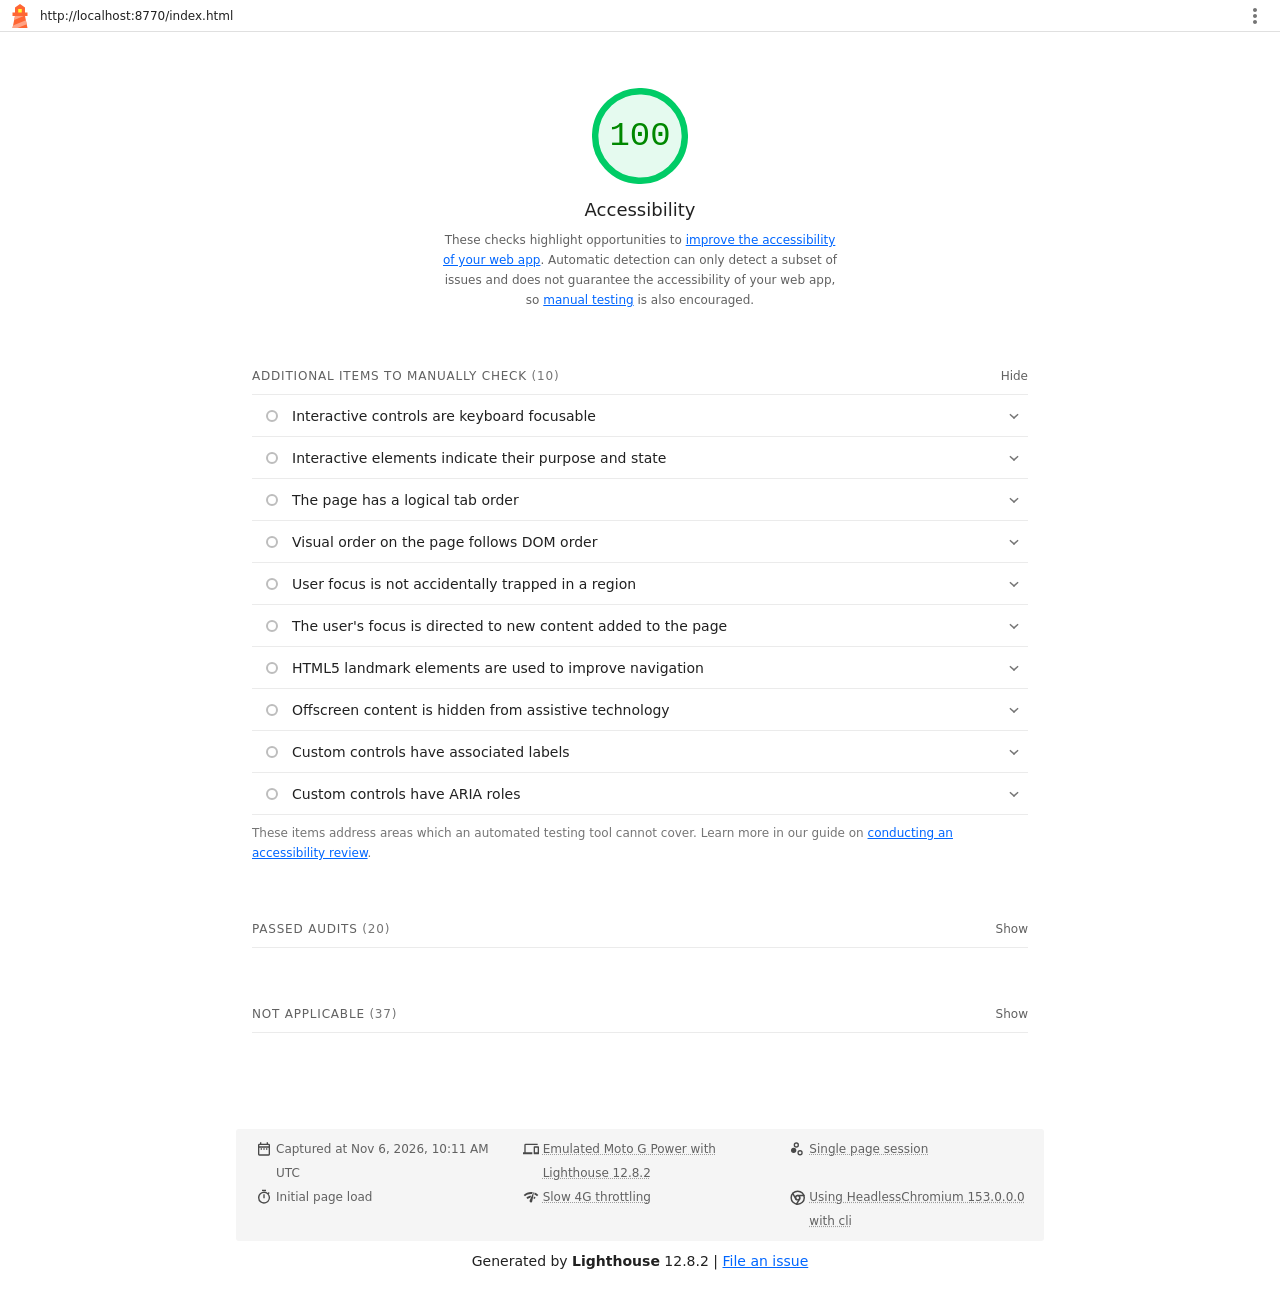
<file: lighthouse/accessibility-report-index.html>
<!--
@license
Copyright 2018 Google LLC
SPDX-License-Identifier: Apache-2.0
-->
<!doctype html>
<html lang="en">
<head>
  <meta charset="utf-8">
  <meta name="viewport" content="width=device-width, initial-scale=1, minimum-scale=1">
  <link rel="icon" href='data:image/svg+xml;utf8,<svg fill="none" xmlns="http://www.w3.org/2000/svg" viewBox="0 0 48 48"><path d="m14 7 10-7 10 7v10h5v7h-5l5 24H9l5-24H9v-7h5V7Z" fill="%23F63"/><path d="M31.561 24H14l-1.689 8.105L31.561 24ZM18.983 48H9l1.022-4.907L35.723 32.27l1.663 7.98L18.983 48Z" fill="%23FFA385"/><path fill="%23FF3" d="M20.5 10h7v7h-7z"/></svg>'>
  <title>Lighthouse Report</title>
  <style>body {margin: 0}</style>
</head>
<body>
  <noscript>Lighthouse report requires JavaScript. Please enable.</noscript>

  <div id="lh-log"></div>

  <script>window.__LIGHTHOUSE_JSON__ = {"lighthouseVersion":"12.8.2","requestedUrl":"http://localhost:8770/index.html","mainDocumentUrl":"http://localhost:8770/index.html","finalDisplayedUrl":"http://localhost:8770/index.html","finalUrl":"http://localhost:8770/index.html","fetchTime":"2026-11-06T10:11:42.367Z","gatherMode":"navigation","runWarnings":[],"userAgent":"Mozilla/5.0 (X11; Linux x86_64) AppleWebKit/537.36 (KHTML, like Gecko) HeadlessChrome/153.0.0.0 Safari/537.36","environment":{"networkUserAgent":"Mozilla/5.0 (Linux; Android 11; moto g power (2022)) AppleWebKit/537.36 (KHTML, like Gecko) Chrome/136.0.0.0 Mobile Safari/537.36","hostUserAgent":"Mozilla/5.0 (X11; Linux x86_64) AppleWebKit/537.36 (KHTML, like Gecko) HeadlessChrome/153.0.0.0 Safari/537.36","benchmarkIndex":2545,"credits":{"axe-core":"4.14.0"}},"audits":{"accesskeys":{"id":"accesskeys","title":"`[accesskey]` values are unique","description":"Access keys let users quickly focus a part of the page. For proper navigation, each access key must be unique. [Learn more about access keys](https://dequeuniversity.com/rules/axe/4.10/accesskeys).","score":null,"scoreDisplayMode":"notApplicable"},"aria-allowed-attr":{"id":"aria-allowed-attr","title":"`[aria-*]` attributes match their roles","description":"Each ARIA `role` supports a specific subset of `aria-*` attributes. Mismatching these invalidates the `aria-*` attributes. [Learn how to match ARIA attributes to their roles](https://dequeuniversity.com/rules/axe/4.10/aria-allowed-attr).","score":1,"scoreDisplayMode":"binary","details":{"type":"table","headings":[{"key":"node","valueType":"node","subItemsHeading":{"key":"relatedNode","valueType":"node"},"label":"Failing Elements"}],"items":[]}},"aria-allowed-role":{"id":"aria-allowed-role","title":"Uses ARIA roles only on compatible elements","description":"Many HTML elements can only be assigned certain ARIA roles. Using ARIA roles where they are not allowed can interfere with the accessibility of the web page. [Learn more about ARIA roles](https://dequeuniversity.com/rules/axe/4.10/aria-allowed-role).","score":null,"scoreDisplayMode":"notApplicable"},"aria-command-name":{"id":"aria-command-name","title":"`button`, `link`, and `menuitem` elements have accessible names","description":"When an element doesn't have an accessible name, screen readers announce it with a generic name, making it unusable for users who rely on screen readers. [Learn how to make command elements more accessible](https://dequeuniversity.com/rules/axe/4.10/aria-command-name).","score":null,"scoreDisplayMode":"notApplicable"},"aria-conditional-attr":{"id":"aria-conditional-attr","title":"ARIA attributes are used as specified for the element's role","description":"Some ARIA attributes are only allowed on an element under certain conditions. [Learn more about conditional ARIA attributes](https://dequeuniversity.com/rules/axe/4.10/aria-conditional-attr).","score":1,"scoreDisplayMode":"binary","details":{"type":"table","headings":[{"key":"node","valueType":"node","subItemsHeading":{"key":"relatedNode","valueType":"node"},"label":"Failing Elements"}],"items":[]}},"aria-deprecated-role":{"id":"aria-deprecated-role","title":"Deprecated ARIA roles were not used","description":"Deprecated ARIA roles may not be processed correctly by assistive technology. [Learn more about deprecated ARIA roles](https://dequeuniversity.com/rules/axe/4.10/aria-deprecated-role).","score":null,"scoreDisplayMode":"notApplicable"},"aria-dialog-name":{"id":"aria-dialog-name","title":"Elements with `role=\"dialog\"` or `role=\"alertdialog\"` have accessible names.","description":"ARIA dialog elements without accessible names may prevent screen readers users from discerning the purpose of these elements. [Learn how to make ARIA dialog elements more accessible](https://dequeuniversity.com/rules/axe/4.10/aria-dialog-name).","score":null,"scoreDisplayMode":"notApplicable"},"aria-hidden-body":{"id":"aria-hidden-body","title":"`[aria-hidden=\"true\"]` is not present on the document `\u003cbody>`","description":"Assistive technologies, like screen readers, work inconsistently when `aria-hidden=\"true\"` is set on the document `\u003cbody>`. [Learn how `aria-hidden` affects the document body](https://dequeuniversity.com/rules/axe/4.10/aria-hidden-body).","score":1,"scoreDisplayMode":"binary","details":{"type":"table","headings":[{"key":"node","valueType":"node","subItemsHeading":{"key":"relatedNode","valueType":"node"},"label":"Failing Elements"}],"items":[]}},"aria-hidden-focus":{"id":"aria-hidden-focus","title":"`[aria-hidden=\"true\"]` elements do not contain focusable descendents","description":"Focusable descendents within an `[aria-hidden=\"true\"]` element prevent those interactive elements from being available to users of assistive technologies like screen readers. [Learn how `aria-hidden` affects focusable elements](https://dequeuniversity.com/rules/axe/4.10/aria-hidden-focus).","score":null,"scoreDisplayMode":"notApplicable"},"aria-input-field-name":{"id":"aria-input-field-name","title":"ARIA input fields have accessible names","description":"When an input field doesn't have an accessible name, screen readers announce it with a generic name, making it unusable for users who rely on screen readers. [Learn more about input field labels](https://dequeuniversity.com/rules/axe/4.10/aria-input-field-name).","score":null,"scoreDisplayMode":"notApplicable"},"aria-meter-name":{"id":"aria-meter-name","title":"ARIA `meter` elements have accessible names","description":"When a meter element doesn't have an accessible name, screen readers announce it with a generic name, making it unusable for users who rely on screen readers. [Learn how to name `meter` elements](https://dequeuniversity.com/rules/axe/4.10/aria-meter-name).","score":null,"scoreDisplayMode":"notApplicable"},"aria-progressbar-name":{"id":"aria-progressbar-name","title":"ARIA `progressbar` elements have accessible names","description":"When a `progressbar` element doesn't have an accessible name, screen readers announce it with a generic name, making it unusable for users who rely on screen readers. [Learn how to label `progressbar` elements](https://dequeuniversity.com/rules/axe/4.10/aria-progressbar-name).","score":null,"scoreDisplayMode":"notApplicable"},"aria-prohibited-attr":{"id":"aria-prohibited-attr","title":"Elements use only permitted ARIA attributes","description":"Using ARIA attributes in roles where they are prohibited can mean that important information is not communicated to users of assistive technologies. [Learn more about prohibited ARIA roles](https://dequeuniversity.com/rules/axe/4.10/aria-prohibited-attr).","score":1,"scoreDisplayMode":"binary","details":{"type":"table","headings":[{"key":"node","valueType":"node","subItemsHeading":{"key":"relatedNode","valueType":"node"},"label":"Failing Elements"}],"items":[]}},"aria-required-attr":{"id":"aria-required-attr","title":"`[role]`s have all required `[aria-*]` attributes","description":"Some ARIA roles have required attributes that describe the state of the element to screen readers. [Learn more about roles and required attributes](https://dequeuniversity.com/rules/axe/4.10/aria-required-attr).","score":null,"scoreDisplayMode":"notApplicable"},"aria-required-children":{"id":"aria-required-children","title":"Elements with an ARIA `[role]` that require children to contain a specific `[role]` have all required children.","description":"Some ARIA parent roles must contain specific child roles to perform their intended accessibility functions. [Learn more about roles and required children elements](https://dequeuniversity.com/rules/axe/4.10/aria-required-children).","score":null,"scoreDisplayMode":"notApplicable"},"aria-required-parent":{"id":"aria-required-parent","title":"`[role]`s are contained by their required parent element","description":"Some ARIA child roles must be contained by specific parent roles to properly perform their intended accessibility functions. [Learn more about ARIA roles and required parent element](https://dequeuniversity.com/rules/axe/4.10/aria-required-parent).","score":null,"scoreDisplayMode":"notApplicable"},"aria-roles":{"id":"aria-roles","title":"`[role]` values are valid","description":"ARIA roles must have valid values in order to perform their intended accessibility functions. [Learn more about valid ARIA roles](https://dequeuniversity.com/rules/axe/4.10/aria-roles).","score":null,"scoreDisplayMode":"notApplicable"},"aria-text":{"id":"aria-text","title":"Elements with the `role=text` attribute do not have focusable descendents.","description":"Adding `role=text` around a text node split by markup enables VoiceOver to treat it as one phrase, but the element's focusable descendents will not be announced. [Learn more about the `role=text` attribute](https://dequeuniversity.com/rules/axe/4.10/aria-text).","score":null,"scoreDisplayMode":"notApplicable"},"aria-toggle-field-name":{"id":"aria-toggle-field-name","title":"ARIA toggle fields have accessible names","description":"When a toggle field doesn't have an accessible name, screen readers announce it with a generic name, making it unusable for users who rely on screen readers. [Learn more about toggle fields](https://dequeuniversity.com/rules/axe/4.10/aria-toggle-field-name).","score":null,"scoreDisplayMode":"notApplicable"},"aria-tooltip-name":{"id":"aria-tooltip-name","title":"ARIA `tooltip` elements have accessible names","description":"When a tooltip element doesn't have an accessible name, screen readers announce it with a generic name, making it unusable for users who rely on screen readers. [Learn how to name `tooltip` elements](https://dequeuniversity.com/rules/axe/4.10/aria-tooltip-name).","score":null,"scoreDisplayMode":"notApplicable"},"aria-treeitem-name":{"id":"aria-treeitem-name","title":"ARIA `treeitem` elements have accessible names","description":"When a `treeitem` element doesn't have an accessible name, screen readers announce it with a generic name, making it unusable for users who rely on screen readers. [Learn more about labeling `treeitem` elements](https://dequeuniversity.com/rules/axe/4.10/aria-treeitem-name).","score":null,"scoreDisplayMode":"notApplicable"},"aria-valid-attr-value":{"id":"aria-valid-attr-value","title":"`[aria-*]` attributes have valid values","description":"Assistive technologies, like screen readers, can't interpret ARIA attributes with invalid values. [Learn more about valid values for ARIA attributes](https://dequeuniversity.com/rules/axe/4.10/aria-valid-attr-value).","score":1,"scoreDisplayMode":"binary","details":{"type":"table","headings":[{"key":"node","valueType":"node","subItemsHeading":{"key":"relatedNode","valueType":"node"},"label":"Failing Elements"}],"items":[]}},"aria-valid-attr":{"id":"aria-valid-attr","title":"`[aria-*]` attributes are valid and not misspelled","description":"Assistive technologies, like screen readers, can't interpret ARIA attributes with invalid names. [Learn more about valid ARIA attributes](https://dequeuniversity.com/rules/axe/4.10/aria-valid-attr).","score":1,"scoreDisplayMode":"binary","details":{"type":"table","headings":[{"key":"node","valueType":"node","subItemsHeading":{"key":"relatedNode","valueType":"node"},"label":"Failing Elements"}],"items":[]}},"button-name":{"id":"button-name","title":"Buttons have an accessible name","description":"When a button doesn't have an accessible name, screen readers announce it as \"button\", making it unusable for users who rely on screen readers. [Learn how to make buttons more accessible](https://dequeuniversity.com/rules/axe/4.10/button-name).","score":1,"scoreDisplayMode":"binary","details":{"type":"table","headings":[{"key":"node","valueType":"node","subItemsHeading":{"key":"relatedNode","valueType":"node"},"label":"Failing Elements"}],"items":[]}},"bypass":{"id":"bypass","title":"The page contains a heading, skip link, or landmark region","description":"Adding ways to bypass repetitive content lets keyboard users navigate the page more efficiently. [Learn more about bypass blocks](https://dequeuniversity.com/rules/axe/4.10/bypass).","score":null,"scoreDisplayMode":"notApplicable"},"color-contrast":{"id":"color-contrast","title":"Background and foreground colors have a sufficient contrast ratio","description":"Low-contrast text is difficult or impossible for many users to read. [Learn how to provide sufficient color contrast](https://dequeuniversity.com/rules/axe/4.10/color-contrast).","score":1,"scoreDisplayMode":"binary","details":{"type":"table","headings":[{"key":"node","valueType":"node","subItemsHeading":{"key":"relatedNode","valueType":"node"},"label":"Failing Elements"}],"items":[]}},"definition-list":{"id":"definition-list","title":"`\u003cdl>`'s contain only properly-ordered `\u003cdt>` and `\u003cdd>` groups, `\u003cscript>`, `\u003ctemplate>` or `\u003cdiv>` elements.","description":"When definition lists are not properly marked up, screen readers may produce confusing or inaccurate output. [Learn how to structure definition lists correctly](https://dequeuniversity.com/rules/axe/4.10/definition-list).","score":null,"scoreDisplayMode":"notApplicable"},"dlitem":{"id":"dlitem","title":"Definition list items are wrapped in `\u003cdl>` elements","description":"Definition list items (`\u003cdt>` and `\u003cdd>`) must be wrapped in a parent `\u003cdl>` element to ensure that screen readers can properly announce them. [Learn how to structure definition lists correctly](https://dequeuniversity.com/rules/axe/4.10/dlitem).","score":null,"scoreDisplayMode":"notApplicable"},"document-title":{"id":"document-title","title":"Document has a `\u003ctitle>` element","description":"The title gives screen reader users an overview of the page, and search engine users rely on it heavily to determine if a page is relevant to their search. [Learn more about document titles](https://dequeuniversity.com/rules/axe/4.10/document-title).","score":1,"scoreDisplayMode":"binary","details":{"type":"table","headings":[{"key":"node","valueType":"node","subItemsHeading":{"key":"relatedNode","valueType":"node"},"label":"Failing Elements"}],"items":[]}},"duplicate-id-aria":{"id":"duplicate-id-aria","title":"ARIA IDs are unique","description":"The value of an ARIA ID must be unique to prevent other instances from being overlooked by assistive technologies. [Learn how to fix duplicate ARIA IDs](https://dequeuniversity.com/rules/axe/4.10/duplicate-id-aria).","score":null,"scoreDisplayMode":"notApplicable"},"empty-heading":{"id":"empty-heading","title":"All heading elements contain content.","description":"A heading with no content or inaccessible text prevent screen reader users from accessing information on the page's structure. [Learn more about headings](https://dequeuniversity.com/rules/axe/4.10/empty-heading).","score":null,"scoreDisplayMode":"notApplicable"},"form-field-multiple-labels":{"id":"form-field-multiple-labels","title":"No form fields have multiple labels","description":"Form fields with multiple labels can be confusingly announced by assistive technologies like screen readers which use either the first, the last, or all of the labels. [Learn how to use form labels](https://dequeuniversity.com/rules/axe/4.10/form-field-multiple-labels).","score":null,"scoreDisplayMode":"notApplicable"},"frame-title":{"id":"frame-title","title":"`\u003cframe>` or `\u003ciframe>` elements have a title","description":"Screen reader users rely on frame titles to describe the contents of frames. [Learn more about frame titles](https://dequeuniversity.com/rules/axe/4.10/frame-title).","score":null,"scoreDisplayMode":"notApplicable"},"heading-order":{"id":"heading-order","title":"Heading elements appear in a sequentially-descending order","description":"Properly ordered headings that do not skip levels convey the semantic structure of the page, making it easier to navigate and understand when using assistive technologies. [Learn more about heading order](https://dequeuniversity.com/rules/axe/4.10/heading-order).","score":1,"scoreDisplayMode":"binary","details":{"type":"table","headings":[{"key":"node","valueType":"node","subItemsHeading":{"key":"relatedNode","valueType":"node"},"label":"Failing Elements"}],"items":[]}},"html-has-lang":{"id":"html-has-lang","title":"`\u003chtml>` element has a `[lang]` attribute","description":"If a page doesn't specify a `lang` attribute, a screen reader assumes that the page is in the default language that the user chose when setting up the screen reader. If the page isn't actually in the default language, then the screen reader might not announce the page's text correctly. [Learn more about the `lang` attribute](https://dequeuniversity.com/rules/axe/4.10/html-has-lang).","score":1,"scoreDisplayMode":"binary","details":{"type":"table","headings":[{"key":"node","valueType":"node","subItemsHeading":{"key":"relatedNode","valueType":"node"},"label":"Failing Elements"}],"items":[]}},"html-lang-valid":{"id":"html-lang-valid","title":"`\u003chtml>` element has a valid value for its `[lang]` attribute","description":"Specifying a valid [BCP 47 language](https://www.w3.org/International/questions/qa-choosing-language-tags#question) helps screen readers announce text properly. [Learn how to use the `lang` attribute](https://dequeuniversity.com/rules/axe/4.10/html-lang-valid).","score":1,"scoreDisplayMode":"binary","details":{"type":"table","headings":[{"key":"node","valueType":"node","subItemsHeading":{"key":"relatedNode","valueType":"node"},"label":"Failing Elements"}],"items":[]}},"html-xml-lang-mismatch":{"id":"html-xml-lang-mismatch","title":"`\u003chtml>` element has an `[xml:lang]` attribute with the same base language as the `[lang]` attribute.","description":"If the webpage does not specify a consistent language, then the screen reader might not announce the page's text correctly. [Learn more about the `lang` attribute](https://dequeuniversity.com/rules/axe/4.10/html-xml-lang-mismatch).","score":null,"scoreDisplayMode":"notApplicable"},"identical-links-same-purpose":{"id":"identical-links-same-purpose","title":"Identical links have the same purpose.","description":"Links with the same destination should have the same description, to help users understand the link's purpose and decide whether to follow it. [Learn more about identical links](https://dequeuniversity.com/rules/axe/4.10/identical-links-same-purpose).","score":null,"scoreDisplayMode":"notApplicable"},"image-alt":{"id":"image-alt","title":"Image elements have `[alt]` attributes","description":"Informative elements should aim for short, descriptive alternate text. Decorative elements can be ignored with an empty alt attribute. [Learn more about the `alt` attribute](https://dequeuniversity.com/rules/axe/4.10/image-alt).","score":1,"scoreDisplayMode":"binary","details":{"type":"table","headings":[{"key":"node","valueType":"node","subItemsHeading":{"key":"relatedNode","valueType":"node"},"label":"Failing Elements"}],"items":[]}},"image-redundant-alt":{"id":"image-redundant-alt","title":"Image elements do not have `[alt]` attributes that are redundant text.","description":"Informative elements should aim for short, descriptive alternative text. Alternative text that is exactly the same as the text adjacent to the link or image is potentially confusing for screen reader users, because the text will be read twice. [Learn more about the `alt` attribute](https://dequeuniversity.com/rules/axe/4.10/image-redundant-alt).","score":1,"scoreDisplayMode":"binary","details":{"type":"table","headings":[{"key":"node","valueType":"node","subItemsHeading":{"key":"relatedNode","valueType":"node"},"label":"Failing Elements"}],"items":[]}},"input-button-name":{"id":"input-button-name","title":"Input buttons have discernible text.","description":"Adding discernable and accessible text to input buttons may help screen reader users understand the purpose of the input button. [Learn more about input buttons](https://dequeuniversity.com/rules/axe/4.10/input-button-name).","score":null,"scoreDisplayMode":"notApplicable"},"input-image-alt":{"id":"input-image-alt","title":"`\u003cinput type=\"image\">` elements have `[alt]` text","description":"When an image is being used as an `\u003cinput>` button, providing alternative text can help screen reader users understand the purpose of the button. [Learn about input image alt text](https://dequeuniversity.com/rules/axe/4.10/input-image-alt).","score":null,"scoreDisplayMode":"notApplicable"},"label-content-name-mismatch":{"id":"label-content-name-mismatch","title":"Elements with visible text labels have matching accessible names.","description":"Visible text labels that do not match the accessible name can result in a confusing experience for screen reader users. [Learn more about accessible names](https://dequeuniversity.com/rules/axe/4.10/label-content-name-mismatch).","score":null,"scoreDisplayMode":"notApplicable"},"label":{"id":"label","title":"Form elements have associated labels","description":"Labels ensure that form controls are announced properly by assistive technologies, like screen readers. [Learn more about form element labels](https://dequeuniversity.com/rules/axe/4.10/label).","score":null,"scoreDisplayMode":"notApplicable"},"landmark-one-main":{"id":"landmark-one-main","title":"Document has a main landmark.","description":"One main landmark helps screen reader users navigate a web page. [Learn more about landmarks](https://dequeuniversity.com/rules/axe/4.10/landmark-one-main).","score":null,"scoreDisplayMode":"notApplicable"},"link-name":{"id":"link-name","title":"Links have a discernible name","description":"Link text (and alternate text for images, when used as links) that is discernible, unique, and focusable improves the navigation experience for screen reader users. [Learn how to make links accessible](https://dequeuniversity.com/rules/axe/4.10/link-name).","score":1,"scoreDisplayMode":"binary","details":{"type":"table","headings":[{"key":"node","valueType":"node","subItemsHeading":{"key":"relatedNode","valueType":"node"},"label":"Failing Elements"}],"items":[]}},"link-in-text-block":{"id":"link-in-text-block","title":"Links are distinguishable without relying on color.","description":"Low-contrast text is difficult or impossible for many users to read. Link text that is discernible improves the experience for users with low vision. [Learn how to make links distinguishable](https://dequeuniversity.com/rules/axe/4.10/link-in-text-block).","score":null,"scoreDisplayMode":"notApplicable"},"list":{"id":"list","title":"Lists contain only `\u003cli>` elements and script supporting elements (`\u003cscript>` and `\u003ctemplate>`).","description":"Screen readers have a specific way of announcing lists. Ensuring proper list structure aids screen reader output. [Learn more about proper list structure](https://dequeuniversity.com/rules/axe/4.10/list).","score":1,"scoreDisplayMode":"binary","details":{"type":"table","headings":[{"key":"node","valueType":"node","subItemsHeading":{"key":"relatedNode","valueType":"node"},"label":"Failing Elements"}],"items":[]}},"listitem":{"id":"listitem","title":"List items (`\u003cli>`) are contained within `\u003cul>`, `\u003col>` or `\u003cmenu>` parent elements","description":"Screen readers require list items (`\u003cli>`) to be contained within a parent `\u003cul>`, `\u003col>` or `\u003cmenu>` to be announced properly. [Learn more about proper list structure](https://dequeuniversity.com/rules/axe/4.10/listitem).","score":1,"scoreDisplayMode":"binary","details":{"type":"table","headings":[{"key":"node","valueType":"node","subItemsHeading":{"key":"relatedNode","valueType":"node"},"label":"Failing Elements"}],"items":[]}},"meta-refresh":{"id":"meta-refresh","title":"The document does not use `\u003cmeta http-equiv=\"refresh\">`","description":"Users do not expect a page to refresh automatically, and doing so will move focus back to the top of the page. This may create a frustrating or confusing experience. [Learn more about the refresh meta tag](https://dequeuniversity.com/rules/axe/4.10/meta-refresh).","score":null,"scoreDisplayMode":"notApplicable"},"meta-viewport":{"id":"meta-viewport","title":"`[user-scalable=\"no\"]` is not used in the `\u003cmeta name=\"viewport\">` element and the `[maximum-scale]` attribute is not less than 5.","description":"Disabling zooming is problematic for users with low vision who rely on screen magnification to properly see the contents of a web page. [Learn more about the viewport meta tag](https://dequeuniversity.com/rules/axe/4.10/meta-viewport).","score":1,"scoreDisplayMode":"binary","details":{"type":"table","headings":[{"key":"node","valueType":"node","subItemsHeading":{"key":"relatedNode","valueType":"node"},"label":"Failing Elements"}],"items":[]}},"object-alt":{"id":"object-alt","title":"`\u003cobject>` elements have alternate text","description":"Screen readers cannot translate non-text content. Adding alternate text to `\u003cobject>` elements helps screen readers convey meaning to users. [Learn more about alt text for `object` elements](https://dequeuniversity.com/rules/axe/4.10/object-alt).","score":null,"scoreDisplayMode":"notApplicable"},"select-name":{"id":"select-name","title":"Select elements have associated label elements.","description":"Form elements without effective labels can create frustrating experiences for screen reader users. [Learn more about the `select` element](https://dequeuniversity.com/rules/axe/4.10/select-name).","score":null,"scoreDisplayMode":"notApplicable"},"skip-link":{"id":"skip-link","title":"Skip links are focusable.","description":"Including a skip link can help users skip to the main content to save time. [Learn more about skip links](https://dequeuniversity.com/rules/axe/4.10/skip-link).","score":1,"scoreDisplayMode":"binary","details":{"type":"table","headings":[{"key":"node","valueType":"node","subItemsHeading":{"key":"relatedNode","valueType":"node"},"label":"Failing Elements"}],"items":[]}},"tabindex":{"id":"tabindex","title":"No element has a `[tabindex]` value greater than 0","description":"A value greater than 0 implies an explicit navigation ordering. Although technically valid, this often creates frustrating experiences for users who rely on assistive technologies. [Learn more about the `tabindex` attribute](https://dequeuniversity.com/rules/axe/4.10/tabindex).","score":null,"scoreDisplayMode":"notApplicable"},"table-duplicate-name":{"id":"table-duplicate-name","title":"Tables have different content in the summary attribute and `\u003ccaption>`.","description":"The summary attribute should describe the table structure, while `\u003ccaption>` should have the onscreen title. Accurate table mark-up helps users of screen readers. [Learn more about summary and caption](https://dequeuniversity.com/rules/axe/4.10/table-duplicate-name).","score":null,"scoreDisplayMode":"notApplicable"},"table-fake-caption":{"id":"table-fake-caption","title":"Tables use `\u003ccaption>` instead of cells with the `[colspan]` attribute to indicate a caption.","description":"Screen readers have features to make navigating tables easier. Ensuring that tables use the actual caption element instead of cells with the `[colspan]` attribute may improve the experience for screen reader users. [Learn more about captions](https://dequeuniversity.com/rules/axe/4.10/table-fake-caption).","score":null,"scoreDisplayMode":"notApplicable"},"target-size":{"id":"target-size","title":"Touch targets have sufficient size and spacing.","description":"Touch targets with sufficient size and spacing help users who may have difficulty targeting small controls to activate the targets. [Learn more about touch targets](https://dequeuniversity.com/rules/axe/4.10/target-size).","score":1,"scoreDisplayMode":"binary","details":{"type":"table","headings":[{"key":"node","valueType":"node","subItemsHeading":{"key":"relatedNode","valueType":"node"},"label":"Failing Elements"}],"items":[]}},"td-has-header":{"id":"td-has-header","title":"`\u003ctd>` elements in a large `\u003ctable>` have one or more table headers.","description":"Screen readers have features to make navigating tables easier. Ensuring that `\u003ctd>` elements in a large table (3 or more cells in width and height) have an associated table header may improve the experience for screen reader users. [Learn more about table headers](https://dequeuniversity.com/rules/axe/4.10/td-has-header).","score":null,"scoreDisplayMode":"notApplicable"},"td-headers-attr":{"id":"td-headers-attr","title":"Cells in a `\u003ctable>` element that use the `[headers]` attribute refer to table cells within the same table.","description":"Screen readers have features to make navigating tables easier. Ensuring `\u003ctd>` cells using the `[headers]` attribute only refer to other cells in the same table may improve the experience for screen reader users. [Learn more about the `headers` attribute](https://dequeuniversity.com/rules/axe/4.10/td-headers-attr).","score":null,"scoreDisplayMode":"notApplicable"},"th-has-data-cells":{"id":"th-has-data-cells","title":"`\u003cth>` elements and elements with `[role=\"columnheader\"/\"rowheader\"]` have data cells they describe.","description":"Screen readers have features to make navigating tables easier. Ensuring table headers always refer to some set of cells may improve the experience for screen reader users. [Learn more about table headers](https://dequeuniversity.com/rules/axe/4.10/th-has-data-cells).","score":null,"scoreDisplayMode":"notApplicable"},"valid-lang":{"id":"valid-lang","title":"`[lang]` attributes have a valid value","description":"Specifying a valid [BCP 47 language](https://www.w3.org/International/questions/qa-choosing-language-tags#question) on elements helps ensure that text is pronounced correctly by a screen reader. [Learn how to use the `lang` attribute](https://dequeuniversity.com/rules/axe/4.10/valid-lang).","score":null,"scoreDisplayMode":"notApplicable"},"video-caption":{"id":"video-caption","title":"`\u003cvideo>` elements contain a `\u003ctrack>` element with `[kind=\"captions\"]`","description":"When a video provides a caption it is easier for deaf and hearing impaired users to access its information. [Learn more about video captions](https://dequeuniversity.com/rules/axe/4.10/video-caption).","score":null,"scoreDisplayMode":"notApplicable"},"custom-controls-labels":{"id":"custom-controls-labels","title":"Custom controls have associated labels","description":"Custom interactive controls have associated labels, provided by aria-label or aria-labelledby. [Learn more about custom controls and labels](https://developer.chrome.com/docs/lighthouse/accessibility/custom-controls-labels/).","score":null,"scoreDisplayMode":"manual"},"custom-controls-roles":{"id":"custom-controls-roles","title":"Custom controls have ARIA roles","description":"Custom interactive controls have appropriate ARIA roles. [Learn how to add roles to custom controls](https://developer.chrome.com/docs/lighthouse/accessibility/custom-control-roles/).","score":null,"scoreDisplayMode":"manual"},"focus-traps":{"id":"focus-traps","title":"User focus is not accidentally trapped in a region","description":"A user can tab into and out of any control or region without accidentally trapping their focus. [Learn how to avoid focus traps](https://developer.chrome.com/docs/lighthouse/accessibility/focus-traps/).","score":null,"scoreDisplayMode":"manual"},"focusable-controls":{"id":"focusable-controls","title":"Interactive controls are keyboard focusable","description":"Custom interactive controls are keyboard focusable and display a focus indicator. [Learn how to make custom controls focusable](https://developer.chrome.com/docs/lighthouse/accessibility/focusable-controls/).","score":null,"scoreDisplayMode":"manual"},"interactive-element-affordance":{"id":"interactive-element-affordance","title":"Interactive elements indicate their purpose and state","description":"Interactive elements, such as links and buttons, should indicate their state and be distinguishable from non-interactive elements. [Learn how to decorate interactive elements with affordance hints](https://developer.chrome.com/docs/lighthouse/accessibility/interactive-element-affordance/).","score":null,"scoreDisplayMode":"manual"},"logical-tab-order":{"id":"logical-tab-order","title":"The page has a logical tab order","description":"Tabbing through the page follows the visual layout. Users cannot focus elements that are offscreen. [Learn more about logical tab ordering](https://developer.chrome.com/docs/lighthouse/accessibility/logical-tab-order/).","score":null,"scoreDisplayMode":"manual"},"managed-focus":{"id":"managed-focus","title":"The user's focus is directed to new content added to the page","description":"If new content, such as a dialog, is added to the page, the user's focus is directed to it. [Learn how to direct focus to new content](https://developer.chrome.com/docs/lighthouse/accessibility/managed-focus/).","score":null,"scoreDisplayMode":"manual"},"offscreen-content-hidden":{"id":"offscreen-content-hidden","title":"Offscreen content is hidden from assistive technology","description":"Offscreen content is hidden with display: none or aria-hidden=true. [Learn how to properly hide offscreen content](https://developer.chrome.com/docs/lighthouse/accessibility/offscreen-content-hidden/).","score":null,"scoreDisplayMode":"manual"},"use-landmarks":{"id":"use-landmarks","title":"HTML5 landmark elements are used to improve navigation","description":"Landmark elements (`\u003cmain>`, `\u003cnav>`, etc.) are used to improve the keyboard navigation of the page for assistive technology. [Learn more about landmark elements](https://developer.chrome.com/docs/lighthouse/accessibility/use-landmarks/).","score":null,"scoreDisplayMode":"manual"},"visual-order-follows-dom":{"id":"visual-order-follows-dom","title":"Visual order on the page follows DOM order","description":"DOM order matches the visual order, improving navigation for assistive technology. [Learn more about DOM and visual ordering](https://developer.chrome.com/docs/lighthouse/accessibility/visual-order-follows-dom/).","score":null,"scoreDisplayMode":"manual"}},"configSettings":{"output":["json","html"],"maxWaitForFcp":30000,"maxWaitForLoad":45000,"pauseAfterFcpMs":1000,"pauseAfterLoadMs":1000,"networkQuietThresholdMs":1000,"cpuQuietThresholdMs":1000,"formFactor":"mobile","throttling":{"rttMs":150,"throughputKbps":1638.4,"requestLatencyMs":562.5,"downloadThroughputKbps":1474.5600000000002,"uploadThroughputKbps":675,"cpuSlowdownMultiplier":4},"throttlingMethod":"simulate","screenEmulation":{"mobile":true,"width":412,"height":823,"deviceScaleFactor":1.75,"disabled":false},"emulatedUserAgent":"Mozilla/5.0 (Linux; Android 11; moto g power (2022)) AppleWebKit/537.36 (KHTML, like Gecko) Chrome/136.0.0.0 Mobile Safari/537.36","auditMode":false,"gatherMode":false,"clearStorageTypes":["file_systems","shader_cache","service_workers","cache_storage"],"disableStorageReset":false,"debugNavigation":false,"channel":"cli","usePassiveGathering":false,"disableFullPageScreenshot":false,"skipAboutBlank":false,"blankPage":"about:blank","ignoreStatusCode":false,"locale":"en-US","blockedUrlPatterns":null,"additionalTraceCategories":null,"extraHeaders":null,"precomputedLanternData":null,"onlyAudits":null,"onlyCategories":["accessibility"],"skipAudits":null},"categories":{"accessibility":{"title":"Accessibility","description":"These checks highlight opportunities to [improve the accessibility of your web app](https://developer.chrome.com/docs/lighthouse/accessibility/). Automatic detection can only detect a subset of issues and does not guarantee the accessibility of your web app, so [manual testing](https://web.dev/articles/how-to-review) is also encouraged.","manualDescription":"These items address areas which an automated testing tool cannot cover. Learn more in our guide on [conducting an accessibility review](https://web.dev/articles/how-to-review).","supportedModes":["navigation","snapshot"],"auditRefs":[{"id":"accesskeys","weight":0,"group":"a11y-navigation"},{"id":"aria-allowed-attr","weight":10,"group":"a11y-aria"},{"id":"aria-allowed-role","weight":0,"group":"a11y-aria"},{"id":"aria-command-name","weight":0,"group":"a11y-aria"},{"id":"aria-conditional-attr","weight":7,"group":"a11y-aria"},{"id":"aria-deprecated-role","weight":0,"group":"a11y-aria"},{"id":"aria-dialog-name","weight":0,"group":"a11y-aria"},{"id":"aria-hidden-body","weight":10,"group":"a11y-aria"},{"id":"aria-hidden-focus","weight":0,"group":"a11y-aria"},{"id":"aria-input-field-name","weight":0,"group":"a11y-aria"},{"id":"aria-meter-name","weight":0,"group":"a11y-aria"},{"id":"aria-progressbar-name","weight":0,"group":"a11y-aria"},{"id":"aria-prohibited-attr","weight":7,"group":"a11y-aria"},{"id":"aria-required-attr","weight":0,"group":"a11y-aria"},{"id":"aria-required-children","weight":0,"group":"a11y-aria"},{"id":"aria-required-parent","weight":0,"group":"a11y-aria"},{"id":"aria-roles","weight":0,"group":"a11y-aria"},{"id":"aria-text","weight":0,"group":"a11y-aria"},{"id":"aria-toggle-field-name","weight":0,"group":"a11y-aria"},{"id":"aria-tooltip-name","weight":0,"group":"a11y-aria"},{"id":"aria-treeitem-name","weight":0,"group":"a11y-aria"},{"id":"aria-valid-attr-value","weight":10,"group":"a11y-aria"},{"id":"aria-valid-attr","weight":10,"group":"a11y-aria"},{"id":"button-name","weight":10,"group":"a11y-names-labels"},{"id":"bypass","weight":0,"group":"a11y-navigation"},{"id":"color-contrast","weight":7,"group":"a11y-color-contrast"},{"id":"definition-list","weight":0,"group":"a11y-tables-lists"},{"id":"dlitem","weight":0,"group":"a11y-tables-lists"},{"id":"document-title","weight":7,"group":"a11y-names-labels"},{"id":"duplicate-id-aria","weight":0,"group":"a11y-aria"},{"id":"form-field-multiple-labels","weight":0,"group":"a11y-names-labels"},{"id":"frame-title","weight":0,"group":"a11y-names-labels"},{"id":"heading-order","weight":3,"group":"a11y-navigation"},{"id":"html-has-lang","weight":7,"group":"a11y-language"},{"id":"html-lang-valid","weight":7,"group":"a11y-language"},{"id":"html-xml-lang-mismatch","weight":0,"group":"a11y-language"},{"id":"image-alt","weight":10,"group":"a11y-names-labels"},{"id":"image-redundant-alt","weight":1,"group":"a11y-names-labels"},{"id":"input-button-name","weight":0,"group":"a11y-names-labels"},{"id":"input-image-alt","weight":0,"group":"a11y-names-labels"},{"id":"label","weight":0,"group":"a11y-names-labels"},{"id":"link-in-text-block","weight":0,"group":"a11y-color-contrast"},{"id":"link-name","weight":7,"group":"a11y-names-labels"},{"id":"list","weight":7,"group":"a11y-tables-lists"},{"id":"listitem","weight":7,"group":"a11y-tables-lists"},{"id":"meta-refresh","weight":0,"group":"a11y-best-practices"},{"id":"meta-viewport","weight":10,"group":"a11y-best-practices"},{"id":"object-alt","weight":0,"group":"a11y-names-labels"},{"id":"select-name","weight":0,"group":"a11y-names-labels"},{"id":"skip-link","weight":3,"group":"a11y-names-labels"},{"id":"tabindex","weight":0,"group":"a11y-navigation"},{"id":"table-duplicate-name","weight":0,"group":"a11y-tables-lists"},{"id":"target-size","weight":7,"group":"a11y-best-practices"},{"id":"td-headers-attr","weight":0,"group":"a11y-tables-lists"},{"id":"th-has-data-cells","weight":0,"group":"a11y-tables-lists"},{"id":"valid-lang","weight":0,"group":"a11y-language"},{"id":"video-caption","weight":0,"group":"a11y-audio-video"},{"id":"focusable-controls","weight":0},{"id":"interactive-element-affordance","weight":0},{"id":"logical-tab-order","weight":0},{"id":"visual-order-follows-dom","weight":0},{"id":"focus-traps","weight":0},{"id":"managed-focus","weight":0},{"id":"use-landmarks","weight":0},{"id":"offscreen-content-hidden","weight":0},{"id":"custom-controls-labels","weight":0},{"id":"custom-controls-roles","weight":0},{"id":"empty-heading","weight":0,"group":"hidden"},{"id":"identical-links-same-purpose","weight":0,"group":"hidden"},{"id":"landmark-one-main","weight":0,"group":"hidden"},{"id":"label-content-name-mismatch","weight":0,"group":"hidden"},{"id":"table-fake-caption","weight":0,"group":"hidden"},{"id":"td-has-header","weight":0,"group":"hidden"}],"id":"accessibility","score":1}},"categoryGroups":{"metrics":{"title":"Metrics"},"insights":{"title":"Insights","description":"These insights are also available in the Chrome DevTools Performance Panel - [record a trace](https://developer.chrome.com/docs/devtools/performance/reference) to view more detailed information."},"diagnostics":{"title":"Diagnostics","description":"More information about the performance of your application. These numbers don't [directly affect](https://developer.chrome.com/docs/lighthouse/performance/performance-scoring/) the Performance score."},"a11y-best-practices":{"title":"Best practices","description":"These items highlight common accessibility best practices."},"a11y-color-contrast":{"title":"Contrast","description":"These are opportunities to improve the legibility of your content."},"a11y-names-labels":{"title":"Names and labels","description":"These are opportunities to improve the semantics of the controls in your application. This may enhance the experience for users of assistive technology, like a screen reader."},"a11y-navigation":{"title":"Navigation","description":"These are opportunities to improve keyboard navigation in your application."},"a11y-aria":{"title":"ARIA","description":"These are opportunities to improve the usage of ARIA in your application which may enhance the experience for users of assistive technology, like a screen reader."},"a11y-language":{"title":"Internationalization and localization","description":"These are opportunities to improve the interpretation of your content by users in different locales."},"a11y-audio-video":{"title":"Audio and video","description":"These are opportunities to provide alternative content for audio and video. This may improve the experience for users with hearing or vision impairments."},"a11y-tables-lists":{"title":"Tables and lists","description":"These are opportunities to improve the experience of reading tabular or list data using assistive technology, like a screen reader."},"seo-mobile":{"title":"Mobile Friendly","description":"Make sure your pages are mobile friendly so users don’t have to pinch or zoom in order to read the content pages. [Learn how to make pages mobile-friendly](https://developers.google.com/search/mobile-sites/)."},"seo-content":{"title":"Content Best Practices","description":"Format your HTML in a way that enables crawlers to better understand your app’s content."},"seo-crawl":{"title":"Crawling and Indexing","description":"To appear in search results, crawlers need access to your app."},"best-practices-trust-safety":{"title":"Trust and Safety"},"best-practices-ux":{"title":"User Experience"},"best-practices-browser-compat":{"title":"Browser Compatibility"},"best-practices-general":{"title":"General"},"hidden":{"title":""}},"stackPacks":[],"entities":[{"name":"localhost","origins":["http://localhost:8770"],"isFirstParty":true,"isUnrecognized":true}],"fullPageScreenshot":{"screenshot":{"data":"[data-uri]","width":412,"height":3373},"nodes":{}},"timing":{"entries":[{"startTime":8149.58,"name":"lh:config","duration":781.85,"entryType":"measure"},{"startTime":8155.71,"name":"lh:config:resolveArtifactsToDefns","duration":174.33,"entryType":"measure"},{"startTime":8931.6,"name":"lh:runner:gather","duration":5111.44,"entryType":"measure"},{"startTime":9042.86,"name":"lh:driver:connect","duration":6.86,"entryType":"measure"},{"startTime":9049.93,"name":"lh:driver:navigate","duration":12.28,"entryType":"measure"},{"startTime":9062.59,"name":"lh:gather:getBenchmarkIndex","duration":1017.42,"entryType":"measure"},{"startTime":10080.19,"name":"lh:gather:getVersion","duration":0.91,"entryType":"measure"},{"startTime":10081.2,"name":"lh:gather:getDevicePixelRatio","duration":2.13,"entryType":"measure"},{"startTime":10083.77,"name":"lh:prepare:navigationMode","duration":37.51,"entryType":"measure"},{"startTime":10105.31,"name":"lh:storage:clearDataForOrigin","duration":5.22,"entryType":"measure"},{"startTime":10110.64,"name":"lh:storage:clearBrowserCaches","duration":6.67,"entryType":"measure"},{"startTime":10119.79,"name":"lh:gather:prepareThrottlingAndNetwork","duration":1.46,"entryType":"measure"},{"startTime":10136.79,"name":"lh:driver:navigate","duration":2420.71,"entryType":"measure"},{"startTime":12561.55,"name":"lh:computed:NetworkRecords","duration":1.03,"entryType":"measure"},{"startTime":12563.02,"name":"lh:gather:getArtifact:DevtoolsLog","duration":0.03,"entryType":"measure"},{"startTime":12563.06,"name":"lh:gather:getArtifact:Accessibility","duration":254.73,"entryType":"measure"},{"startTime":12818.57,"name":"lh:gather:getArtifact:NetworkUserAgent","duration":0.11,"entryType":"measure"},{"startTime":12818.7,"name":"lh:gather:getArtifact:Stacks","duration":22.68,"entryType":"measure"},{"startTime":12818.79,"name":"lh:gather:collectStacks","duration":22.56,"entryType":"measure"},{"startTime":12841.4,"name":"lh:gather:getArtifact:FullPageScreenshot","duration":1180.35,"entryType":"measure"},{"startTime":14043.29,"name":"lh:runner:audit","duration":174.94,"entryType":"measure"},{"startTime":14043.38,"name":"lh:runner:auditing","duration":174.47,"entryType":"measure"},{"startTime":14044.5,"name":"lh:audit:accesskeys","duration":1.01,"entryType":"measure"},{"startTime":14045.77,"name":"lh:audit:aria-allowed-attr","duration":3.71,"entryType":"measure"},{"startTime":14049.69,"name":"lh:audit:aria-allowed-role","duration":0.9,"entryType":"measure"},{"startTime":14050.84,"name":"lh:audit:aria-command-name","duration":0.74,"entryType":"measure"},{"startTime":14051.94,"name":"lh:audit:aria-conditional-attr","duration":5.36,"entryType":"measure"},{"startTime":14057.5,"name":"lh:audit:aria-deprecated-role","duration":0.72,"entryType":"measure"},{"startTime":14058.59,"name":"lh:audit:aria-dialog-name","duration":0.84,"entryType":"measure"},{"startTime":14059.58,"name":"lh:audit:aria-hidden-body","duration":11.87,"entryType":"measure"},{"startTime":14071.66,"name":"lh:audit:aria-hidden-focus","duration":0.76,"entryType":"measure"},{"startTime":14072.58,"name":"lh:audit:aria-input-field-name","duration":0.77,"entryType":"measure"},{"startTime":14073.53,"name":"lh:audit:aria-meter-name","duration":0.78,"entryType":"measure"},{"startTime":14074.51,"name":"lh:audit:aria-progressbar-name","duration":0.81,"entryType":"measure"},{"startTime":14075.46,"name":"lh:audit:aria-prohibited-attr","duration":2.19,"entryType":"measure"},{"startTime":14077.81,"name":"lh:audit:aria-required-attr","duration":0.95,"entryType":"measure"},{"startTime":14078.93,"name":"lh:audit:aria-required-children","duration":0.92,"entryType":"measure"},{"startTime":14080.01,"name":"lh:audit:aria-required-parent","duration":0.92,"entryType":"measure"},{"startTime":14081.07,"name":"lh:audit:aria-roles","duration":0.96,"entryType":"measure"},{"startTime":14082.19,"name":"lh:audit:aria-text","duration":1.16,"entryType":"measure"},{"startTime":14083.5,"name":"lh:audit:aria-toggle-field-name","duration":2.29,"entryType":"measure"},{"startTime":14085.97,"name":"lh:audit:aria-tooltip-name","duration":2.23,"entryType":"measure"},{"startTime":14088.36,"name":"lh:audit:aria-treeitem-name","duration":1.16,"entryType":"measure"},{"startTime":14089.69,"name":"lh:audit:aria-valid-attr-value","duration":2.04,"entryType":"measure"},{"startTime":14091.9,"name":"lh:audit:aria-valid-attr","duration":1.94,"entryType":"measure"},{"startTime":14093.98,"name":"lh:audit:button-name","duration":5.85,"entryType":"measure"},{"startTime":14100,"name":"lh:audit:bypass","duration":2.27,"entryType":"measure"},{"startTime":14102.41,"name":"lh:audit:color-contrast","duration":2.01,"entryType":"measure"},{"startTime":14104.58,"name":"lh:audit:definition-list","duration":1.3,"entryType":"measure"},{"startTime":14106.03,"name":"lh:audit:dlitem","duration":1.31,"entryType":"measure"},{"startTime":14110.57,"name":"lh:audit:document-title","duration":2.11,"entryType":"measure"},{"startTime":14112.83,"name":"lh:audit:duplicate-id-aria","duration":3.89,"entryType":"measure"},{"startTime":14116.87,"name":"lh:audit:empty-heading","duration":2.48,"entryType":"measure"},{"startTime":14119.51,"name":"lh:audit:form-field-multiple-labels","duration":1.35,"entryType":"measure"},{"startTime":14121.01,"name":"lh:audit:frame-title","duration":1.21,"entryType":"measure"},{"startTime":14122.36,"name":"lh:audit:heading-order","duration":8.96,"entryType":"measure"},{"startTime":14131.5,"name":"lh:audit:html-has-lang","duration":4,"entryType":"measure"},{"startTime":14135.68,"name":"lh:audit:html-lang-valid","duration":2.06,"entryType":"measure"},{"startTime":14137.98,"name":"lh:audit:html-xml-lang-mismatch","duration":2.34,"entryType":"measure"},{"startTime":14140.55,"name":"lh:audit:identical-links-same-purpose","duration":3.12,"entryType":"measure"},{"startTime":14143.87,"name":"lh:audit:image-alt","duration":2.04,"entryType":"measure"},{"startTime":14146.07,"name":"lh:audit:image-redundant-alt","duration":2.05,"entryType":"measure"},{"startTime":14148.25,"name":"lh:audit:input-button-name","duration":9.7,"entryType":"measure"},{"startTime":14158.11,"name":"lh:audit:input-image-alt","duration":1.33,"entryType":"measure"},{"startTime":14159.57,"name":"lh:audit:label-content-name-mismatch","duration":1.31,"entryType":"measure"},{"startTime":14161.01,"name":"lh:audit:label","duration":1.26,"entryType":"measure"},{"startTime":14162.4,"name":"lh:audit:landmark-one-main","duration":1.81,"entryType":"measure"},{"startTime":14164.34,"name":"lh:audit:link-name","duration":1.79,"entryType":"measure"},{"startTime":14166.26,"name":"lh:audit:link-in-text-block","duration":1.43,"entryType":"measure"},{"startTime":14167.86,"name":"lh:audit:list","duration":1.96,"entryType":"measure"},{"startTime":14169.98,"name":"lh:audit:listitem","duration":2.03,"entryType":"measure"},{"startTime":14172.15,"name":"lh:audit:meta-refresh","duration":10.43,"entryType":"measure"},{"startTime":14182.79,"name":"lh:audit:meta-viewport","duration":2.14,"entryType":"measure"},{"startTime":14185.09,"name":"lh:audit:object-alt","duration":1.55,"entryType":"measure"},{"startTime":14186.77,"name":"lh:audit:select-name","duration":1.43,"entryType":"measure"},{"startTime":14188.33,"name":"lh:audit:skip-link","duration":1.72,"entryType":"measure"},{"startTime":14190.18,"name":"lh:audit:tabindex","duration":1.58,"entryType":"measure"},{"startTime":14191.89,"name":"lh:audit:table-duplicate-name","duration":1.66,"entryType":"measure"},{"startTime":14193.73,"name":"lh:audit:table-fake-caption","duration":2.29,"entryType":"measure"},{"startTime":14196.18,"name":"lh:audit:target-size","duration":11.1,"entryType":"measure"},{"startTime":14207.43,"name":"lh:audit:td-has-header","duration":1.76,"entryType":"measure"},{"startTime":14209.35,"name":"lh:audit:td-headers-attr","duration":1.93,"entryType":"measure"},{"startTime":14211.42,"name":"lh:audit:th-has-data-cells","duration":1.8,"entryType":"measure"},{"startTime":14213.36,"name":"lh:audit:valid-lang","duration":1.98,"entryType":"measure"},{"startTime":14215.49,"name":"lh:audit:video-caption","duration":2.03,"entryType":"measure"},{"startTime":14217.54,"name":"lh:audit:custom-controls-labels","duration":0.15,"entryType":"measure"},{"startTime":14217.7,"name":"lh:audit:custom-controls-roles","duration":0.01,"entryType":"measure"},{"startTime":14217.71,"name":"lh:audit:focus-traps","duration":0.01,"entryType":"measure"},{"startTime":14217.73,"name":"lh:audit:focusable-controls","duration":0.01,"entryType":"measure"},{"startTime":14217.74,"name":"lh:audit:interactive-element-affordance","duration":0.05,"entryType":"measure"},{"startTime":14217.79,"name":"lh:audit:logical-tab-order","duration":0.01,"entryType":"measure"},{"startTime":14217.8,"name":"lh:audit:managed-focus","duration":0.01,"entryType":"measure"},{"startTime":14217.82,"name":"lh:audit:offscreen-content-hidden","duration":0.01,"entryType":"measure"},{"startTime":14217.83,"name":"lh:audit:use-landmarks","duration":0.01,"entryType":"measure"},{"startTime":14217.84,"name":"lh:audit:visual-order-follows-dom","duration":0.01,"entryType":"measure"},{"startTime":14217.86,"name":"lh:runner:generate","duration":0.36,"entryType":"measure"},{"startTime":14218.74,"name":"lh:computed:EntityClassification","duration":1.52,"entryType":"measure"}],"total":5286.379999999999},"i18n":{"rendererFormattedStrings":{"calculatorLink":"See calculator.","collapseView":"Collapse view","crcInitialNavigation":"Initial Navigation","crcLongestDurationLabel":"Maximum critical path latency:","dropdownCopyJSON":"Copy JSON","dropdownDarkTheme":"Toggle Dark Theme","dropdownPrintExpanded":"Print Expanded","dropdownPrintSummary":"Print Summary","dropdownSaveGist":"Save as Gist","dropdownSaveHTML":"Save as HTML","dropdownSaveJSON":"Save as JSON","dropdownViewUnthrottledTrace":"View Unthrottled Trace","dropdownViewer":"Open in Viewer","errorLabel":"Error!","errorMissingAuditInfo":"Report error: no audit information","expandView":"Expand view","firstPartyChipLabel":"1st party","footerIssue":"File an issue","goBackToAudits":"Go back to audits","hide":"Hide","insightsNotice":"Later this year, insights will replace performance audits. [Learn more and provide feedback here](https://github.com/GoogleChrome/lighthouse/discussions/16462).","labDataTitle":"Lab Data","lsPerformanceCategoryDescription":"[Lighthouse](https://developers.google.com/web/tools/lighthouse/) analysis of the current page on an emulated mobile network. Values are estimated and may vary.","manualAuditsGroupTitle":"Additional items to manually check","notApplicableAuditsGroupTitle":"Not applicable","openInANewTabTooltip":"Open in a new tab","opportunityResourceColumnLabel":"Opportunity","opportunitySavingsColumnLabel":"Estimated Savings","passedAuditsGroupTitle":"Passed audits","runtimeAnalysisWindow":"Initial page load","runtimeAnalysisWindowSnapshot":"Point-in-time snapshot","runtimeAnalysisWindowTimespan":"User interactions timespan","runtimeCustom":"Custom throttling","runtimeDesktopEmulation":"Emulated Desktop","runtimeMobileEmulation":"Emulated Moto G Power","runtimeNoEmulation":"No emulation","runtimeSettingsAxeVersion":"Axe version","runtimeSettingsBenchmark":"Unthrottled CPU/Memory Power","runtimeSettingsCPUThrottling":"CPU throttling","runtimeSettingsDevice":"Device","runtimeSettingsNetworkThrottling":"Network throttling","runtimeSettingsScreenEmulation":"Screen emulation","runtimeSettingsUANetwork":"User agent (network)","runtimeSingleLoad":"Single page session","runtimeSingleLoadTooltip":"This data is taken from a single page session, as opposed to field data summarizing many sessions.","runtimeSlow4g":"Slow 4G throttling","runtimeUnknown":"Unknown","show":"Show","showRelevantAudits":"Show audits relevant to:","snippetCollapseButtonLabel":"Collapse snippet","snippetExpandButtonLabel":"Expand snippet","thirdPartyResourcesLabel":"Show 3rd-party resources","throttlingProvided":"Provided by environment","toplevelWarningsMessage":"There were issues affecting this run of Lighthouse:","tryInsights":"Try insights","unattributable":"Unattributable","varianceDisclaimer":"Values are estimated and may vary. The [performance score is calculated](https://developer.chrome.com/docs/lighthouse/performance/performance-scoring/) directly from these metrics.","viewTraceLabel":"View Trace","viewTreemapLabel":"View Treemap","warningAuditsGroupTitle":"Passed audits but with warnings","warningHeader":"Warnings: "},"icuMessagePaths":{"core/audits/accessibility/accesskeys.js | title":["audits.accesskeys.title"],"core/audits/accessibility/accesskeys.js | description":["audits.accesskeys.description"],"core/audits/accessibility/aria-allowed-attr.js | title":["audits[aria-allowed-attr].title"],"core/audits/accessibility/aria-allowed-attr.js | description":["audits[aria-allowed-attr].description"],"core/lib/i18n/i18n.js | columnFailingElem":["audits[aria-allowed-attr].details.headings[0].label","audits[aria-conditional-attr].details.headings[0].label","audits[aria-hidden-body].details.headings[0].label","audits[aria-prohibited-attr].details.headings[0].label","audits[aria-valid-attr-value].details.headings[0].label","audits[aria-valid-attr].details.headings[0].label","audits[button-name].details.headings[0].label","audits[color-contrast].details.headings[0].label","audits[document-title].details.headings[0].label","audits[heading-order].details.headings[0].label","audits[html-has-lang].details.headings[0].label","audits[html-lang-valid].details.headings[0].label","audits[image-alt].details.headings[0].label","audits[image-redundant-alt].details.headings[0].label","audits[link-name].details.headings[0].label","audits.list.details.headings[0].label","audits.listitem.details.headings[0].label","audits[meta-viewport].details.headings[0].label","audits[skip-link].details.headings[0].label","audits[target-size].details.headings[0].label"],"core/audits/accessibility/aria-allowed-role.js | title":["audits[aria-allowed-role].title"],"core/audits/accessibility/aria-allowed-role.js | description":["audits[aria-allowed-role].description"],"core/audits/accessibility/aria-command-name.js | title":["audits[aria-command-name].title"],"core/audits/accessibility/aria-command-name.js | description":["audits[aria-command-name].description"],"core/audits/accessibility/aria-conditional-attr.js | title":["audits[aria-conditional-attr].title"],"core/audits/accessibility/aria-conditional-attr.js | description":["audits[aria-conditional-attr].description"],"core/audits/accessibility/aria-deprecated-role.js | title":["audits[aria-deprecated-role].title"],"core/audits/accessibility/aria-deprecated-role.js | description":["audits[aria-deprecated-role].description"],"core/audits/accessibility/aria-dialog-name.js | title":["audits[aria-dialog-name].title"],"core/audits/accessibility/aria-dialog-name.js | description":["audits[aria-dialog-name].description"],"core/audits/accessibility/aria-hidden-body.js | title":["audits[aria-hidden-body].title"],"core/audits/accessibility/aria-hidden-body.js | description":["audits[aria-hidden-body].description"],"core/audits/accessibility/aria-hidden-focus.js | title":["audits[aria-hidden-focus].title"],"core/audits/accessibility/aria-hidden-focus.js | description":["audits[aria-hidden-focus].description"],"core/audits/accessibility/aria-input-field-name.js | title":["audits[aria-input-field-name].title"],"core/audits/accessibility/aria-input-field-name.js | description":["audits[aria-input-field-name].description"],"core/audits/accessibility/aria-meter-name.js | title":["audits[aria-meter-name].title"],"core/audits/accessibility/aria-meter-name.js | description":["audits[aria-meter-name].description"],"core/audits/accessibility/aria-progressbar-name.js | title":["audits[aria-progressbar-name].title"],"core/audits/accessibility/aria-progressbar-name.js | description":["audits[aria-progressbar-name].description"],"core/audits/accessibility/aria-prohibited-attr.js | title":["audits[aria-prohibited-attr].title"],"core/audits/accessibility/aria-prohibited-attr.js | description":["audits[aria-prohibited-attr].description"],"core/audits/accessibility/aria-required-attr.js | title":["audits[aria-required-attr].title"],"core/audits/accessibility/aria-required-attr.js | description":["audits[aria-required-attr].description"],"core/audits/accessibility/aria-required-children.js | title":["audits[aria-required-children].title"],"core/audits/accessibility/aria-required-children.js | description":["audits[aria-required-children].description"],"core/audits/accessibility/aria-required-parent.js | title":["audits[aria-required-parent].title"],"core/audits/accessibility/aria-required-parent.js | description":["audits[aria-required-parent].description"],"core/audits/accessibility/aria-roles.js | title":["audits[aria-roles].title"],"core/audits/accessibility/aria-roles.js | description":["audits[aria-roles].description"],"core/audits/accessibility/aria-text.js | title":["audits[aria-text].title"],"core/audits/accessibility/aria-text.js | description":["audits[aria-text].description"],"core/audits/accessibility/aria-toggle-field-name.js | title":["audits[aria-toggle-field-name].title"],"core/audits/accessibility/aria-toggle-field-name.js | description":["audits[aria-toggle-field-name].description"],"core/audits/accessibility/aria-tooltip-name.js | title":["audits[aria-tooltip-name].title"],"core/audits/accessibility/aria-tooltip-name.js | description":["audits[aria-tooltip-name].description"],"core/audits/accessibility/aria-treeitem-name.js | title":["audits[aria-treeitem-name].title"],"core/audits/accessibility/aria-treeitem-name.js | description":["audits[aria-treeitem-name].description"],"core/audits/accessibility/aria-valid-attr-value.js | title":["audits[aria-valid-attr-value].title"],"core/audits/accessibility/aria-valid-attr-value.js | description":["audits[aria-valid-attr-value].description"],"core/audits/accessibility/aria-valid-attr.js | title":["audits[aria-valid-attr].title"],"core/audits/accessibility/aria-valid-attr.js | description":["audits[aria-valid-attr].description"],"core/audits/accessibility/button-name.js | title":["audits[button-name].title"],"core/audits/accessibility/button-name.js | description":["audits[button-name].description"],"core/audits/accessibility/bypass.js | title":["audits.bypass.title"],"core/audits/accessibility/bypass.js | description":["audits.bypass.description"],"core/audits/accessibility/color-contrast.js | title":["audits[color-contrast].title"],"core/audits/accessibility/color-contrast.js | description":["audits[color-contrast].description"],"core/audits/accessibility/definition-list.js | title":["audits[definition-list].title"],"core/audits/accessibility/definition-list.js | description":["audits[definition-list].description"],"core/audits/accessibility/dlitem.js | title":["audits.dlitem.title"],"core/audits/accessibility/dlitem.js | description":["audits.dlitem.description"],"core/audits/accessibility/document-title.js | title":["audits[document-title].title"],"core/audits/accessibility/document-title.js | description":["audits[document-title].description"],"core/audits/accessibility/duplicate-id-aria.js | title":["audits[duplicate-id-aria].title"],"core/audits/accessibility/duplicate-id-aria.js | description":["audits[duplicate-id-aria].description"],"core/audits/accessibility/empty-heading.js | title":["audits[empty-heading].title"],"core/audits/accessibility/empty-heading.js | description":["audits[empty-heading].description"],"core/audits/accessibility/form-field-multiple-labels.js | title":["audits[form-field-multiple-labels].title"],"core/audits/accessibility/form-field-multiple-labels.js | description":["audits[form-field-multiple-labels].description"],"core/audits/accessibility/frame-title.js | title":["audits[frame-title].title"],"core/audits/accessibility/frame-title.js | description":["audits[frame-title].description"],"core/audits/accessibility/heading-order.js | title":["audits[heading-order].title"],"core/audits/accessibility/heading-order.js | description":["audits[heading-order].description"],"core/audits/accessibility/html-has-lang.js | title":["audits[html-has-lang].title"],"core/audits/accessibility/html-has-lang.js | description":["audits[html-has-lang].description"],"core/audits/accessibility/html-lang-valid.js | title":["audits[html-lang-valid].title"],"core/audits/accessibility/html-lang-valid.js | description":["audits[html-lang-valid].description"],"core/audits/accessibility/html-xml-lang-mismatch.js | title":["audits[html-xml-lang-mismatch].title"],"core/audits/accessibility/html-xml-lang-mismatch.js | description":["audits[html-xml-lang-mismatch].description"],"core/audits/accessibility/identical-links-same-purpose.js | title":["audits[identical-links-same-purpose].title"],"core/audits/accessibility/identical-links-same-purpose.js | description":["audits[identical-links-same-purpose].description"],"core/audits/accessibility/image-alt.js | title":["audits[image-alt].title"],"core/audits/accessibility/image-alt.js | description":["audits[image-alt].description"],"core/audits/accessibility/image-redundant-alt.js | title":["audits[image-redundant-alt].title"],"core/audits/accessibility/image-redundant-alt.js | description":["audits[image-redundant-alt].description"],"core/audits/accessibility/input-button-name.js | title":["audits[input-button-name].title"],"core/audits/accessibility/input-button-name.js | description":["audits[input-button-name].description"],"core/audits/accessibility/input-image-alt.js | title":["audits[input-image-alt].title"],"core/audits/accessibility/input-image-alt.js | description":["audits[input-image-alt].description"],"core/audits/accessibility/label-content-name-mismatch.js | title":["audits[label-content-name-mismatch].title"],"core/audits/accessibility/label-content-name-mismatch.js | description":["audits[label-content-name-mismatch].description"],"core/audits/accessibility/label.js | title":["audits.label.title"],"core/audits/accessibility/label.js | description":["audits.label.description"],"core/audits/accessibility/landmark-one-main.js | title":["audits[landmark-one-main].title"],"core/audits/accessibility/landmark-one-main.js | description":["audits[landmark-one-main].description"],"core/audits/accessibility/link-name.js | title":["audits[link-name].title"],"core/audits/accessibility/link-name.js | description":["audits[link-name].description"],"core/audits/accessibility/link-in-text-block.js | title":["audits[link-in-text-block].title"],"core/audits/accessibility/link-in-text-block.js | description":["audits[link-in-text-block].description"],"core/audits/accessibility/list.js | title":["audits.list.title"],"core/audits/accessibility/list.js | description":["audits.list.description"],"core/audits/accessibility/listitem.js | title":["audits.listitem.title"],"core/audits/accessibility/listitem.js | description":["audits.listitem.description"],"core/audits/accessibility/meta-refresh.js | title":["audits[meta-refresh].title"],"core/audits/accessibility/meta-refresh.js | description":["audits[meta-refresh].description"],"core/audits/accessibility/meta-viewport.js | title":["audits[meta-viewport].title"],"core/audits/accessibility/meta-viewport.js | description":["audits[meta-viewport].description"],"core/audits/accessibility/object-alt.js | title":["audits[object-alt].title"],"core/audits/accessibility/object-alt.js | description":["audits[object-alt].description"],"core/audits/accessibility/select-name.js | title":["audits[select-name].title"],"core/audits/accessibility/select-name.js | description":["audits[select-name].description"],"core/audits/accessibility/skip-link.js | title":["audits[skip-link].title"],"core/audits/accessibility/skip-link.js | description":["audits[skip-link].description"],"core/audits/accessibility/tabindex.js | title":["audits.tabindex.title"],"core/audits/accessibility/tabindex.js | description":["audits.tabindex.description"],"core/audits/accessibility/table-duplicate-name.js | title":["audits[table-duplicate-name].title"],"core/audits/accessibility/table-duplicate-name.js | description":["audits[table-duplicate-name].description"],"core/audits/accessibility/table-fake-caption.js | title":["audits[table-fake-caption].title"],"core/audits/accessibility/table-fake-caption.js | description":["audits[table-fake-caption].description"],"core/audits/accessibility/target-size.js | title":["audits[target-size].title"],"core/audits/accessibility/target-size.js | description":["audits[target-size].description"],"core/audits/accessibility/td-has-header.js | title":["audits[td-has-header].title"],"core/audits/accessibility/td-has-header.js | description":["audits[td-has-header].description"],"core/audits/accessibility/td-headers-attr.js | title":["audits[td-headers-attr].title"],"core/audits/accessibility/td-headers-attr.js | description":["audits[td-headers-attr].description"],"core/audits/accessibility/th-has-data-cells.js | title":["audits[th-has-data-cells].title"],"core/audits/accessibility/th-has-data-cells.js | description":["audits[th-has-data-cells].description"],"core/audits/accessibility/valid-lang.js | title":["audits[valid-lang].title"],"core/audits/accessibility/valid-lang.js | description":["audits[valid-lang].description"],"core/audits/accessibility/video-caption.js | title":["audits[video-caption].title"],"core/audits/accessibility/video-caption.js | description":["audits[video-caption].description"],"core/config/default-config.js | a11yCategoryTitle":["categories.accessibility.title"],"core/config/default-config.js | a11yCategoryDescription":["categories.accessibility.description"],"core/config/default-config.js | a11yCategoryManualDescription":["categories.accessibility.manualDescription"],"core/config/default-config.js | metricGroupTitle":["categoryGroups.metrics.title"],"core/config/default-config.js | insightsGroupTitle":["categoryGroups.insights.title"],"core/config/default-config.js | insightsGroupDescription":["categoryGroups.insights.description"],"core/config/default-config.js | diagnosticsGroupTitle":["categoryGroups.diagnostics.title"],"core/config/default-config.js | diagnosticsGroupDescription":["categoryGroups.diagnostics.description"],"core/config/default-config.js | a11yBestPracticesGroupTitle":["categoryGroups[a11y-best-practices].title"],"core/config/default-config.js | a11yBestPracticesGroupDescription":["categoryGroups[a11y-best-practices].description"],"core/config/default-config.js | a11yColorContrastGroupTitle":["categoryGroups[a11y-color-contrast].title"],"core/config/default-config.js | a11yColorContrastGroupDescription":["categoryGroups[a11y-color-contrast].description"],"core/config/default-config.js | a11yNamesLabelsGroupTitle":["categoryGroups[a11y-names-labels].title"],"core/config/default-config.js | a11yNamesLabelsGroupDescription":["categoryGroups[a11y-names-labels].description"],"core/config/default-config.js | a11yNavigationGroupTitle":["categoryGroups[a11y-navigation].title"],"core/config/default-config.js | a11yNavigationGroupDescription":["categoryGroups[a11y-navigation].description"],"core/config/default-config.js | a11yAriaGroupTitle":["categoryGroups[a11y-aria].title"],"core/config/default-config.js | a11yAriaGroupDescription":["categoryGroups[a11y-aria].description"],"core/config/default-config.js | a11yLanguageGroupTitle":["categoryGroups[a11y-language].title"],"core/config/default-config.js | a11yLanguageGroupDescription":["categoryGroups[a11y-language].description"],"core/config/default-config.js | a11yAudioVideoGroupTitle":["categoryGroups[a11y-audio-video].title"],"core/config/default-config.js | a11yAudioVideoGroupDescription":["categoryGroups[a11y-audio-video].description"],"core/config/default-config.js | a11yTablesListsVideoGroupTitle":["categoryGroups[a11y-tables-lists].title"],"core/config/default-config.js | a11yTablesListsVideoGroupDescription":["categoryGroups[a11y-tables-lists].description"],"core/config/default-config.js | seoMobileGroupTitle":["categoryGroups[seo-mobile].title"],"core/config/default-config.js | seoMobileGroupDescription":["categoryGroups[seo-mobile].description"],"core/config/default-config.js | seoContentGroupTitle":["categoryGroups[seo-content].title"],"core/config/default-config.js | seoContentGroupDescription":["categoryGroups[seo-content].description"],"core/config/default-config.js | seoCrawlingGroupTitle":["categoryGroups[seo-crawl].title"],"core/config/default-config.js | seoCrawlingGroupDescription":["categoryGroups[seo-crawl].description"],"core/config/default-config.js | bestPracticesTrustSafetyGroupTitle":["categoryGroups[best-practices-trust-safety].title"],"core/config/default-config.js | bestPracticesUXGroupTitle":["categoryGroups[best-practices-ux].title"],"core/config/default-config.js | bestPracticesBrowserCompatGroupTitle":["categoryGroups[best-practices-browser-compat].title"],"core/config/default-config.js | bestPracticesGeneralGroupTitle":["categoryGroups[best-practices-general].title"]}}};</script>
  <script>"use strict";(()=>{var He=.8999999999999999,Re=.5,Ne=.49999999999999994;function Ue(o){let e=Math.sign(o);o=Math.abs(o);let t=.254829592,n=-.284496736,r=1.421413741,i=-1.453152027,a=1.061405429,s=1/(1+.3275911*o),c=s*(t+s*(n+s*(r+s*(i+s*a))));return e*(1-c*Math.exp(-o*o))}function fe({median:o,p10:e},t){if(o<=0)throw new Error("median must be greater than zero");if(e<=0)throw new Error("p10 must be greater than zero");if(e>=o)throw new Error("p10 must be less than the median");if(t<=0)return 1;let n=.9061938024368232,r=Math.max(Number.MIN_VALUE,t/o),i=Math.log(r),a=Math.max(Number.MIN_VALUE,e/o),l=-Math.log(a),s=i*n/l,c=(1-Ue(s))/2,d;return t<=e?d=Math.max(.9,Math.min(1,c)):t<=o?d=Math.max(Re,Math.min(He,c)):d=Math.max(0,Math.min(Ne,c)),d}var O="\u2026",Ve="\xA0",ve=.9,$e={PASS:{label:"pass",minScore:ve},AVERAGE:{label:"average",minScore:.5},FAIL:{label:"fail"},ERROR:{label:"error"}},Ge=["com","co","gov","edu","ac","org","go","gob","or","net","in","ne","nic","gouv","web","spb","blog","jus","kiev","mil","wi","qc","ca","bel","on"],E=class o{static get RATINGS(){return $e}static get PASS_THRESHOLD(){return ve}static get MS_DISPLAY_VALUE(){return`%10d${Ve}ms`}static getFinalDisplayedUrl(e){if(e.finalDisplayedUrl)return e.finalDisplayedUrl;if(e.finalUrl)return e.finalUrl;throw new Error("Could not determine final displayed URL")}static getMainDocumentUrl(e){return e.mainDocumentUrl||e.finalUrl}static getFullPageScreenshot(e){return e.fullPageScreenshot?e.fullPageScreenshot:e.audits["full-page-screenshot"]?.details}static getEntityFromUrl(e,t){return t&&t.find(r=>r.origins.find(i=>e.startsWith(i)))||o.getPseudoRootDomain(e)}static splitMarkdownCodeSpans(e){let t=[],n=e.split(/`(.*?)`/g);for(let r=0;r<n.length;r++){let i=n[r];if(!i)continue;let a=r%2!==0;t.push({isCode:a,text:i})}return t}static splitMarkdownLink(e){let t=[],n=e.split(/\[([^\]]+?)\]\((https?:\/\/.*?)\)/g);for(;n.length;){let[r,i,a]=n.splice(0,3);r&&t.push({isLink:!1,text:r}),i&&a&&t.push({isLink:!0,text:i,linkHref:a})}return t}static truncate(e,t,n="\u2026"){if(e.length<=t)return e;let i=new Intl.Segmenter(void 0,{granularity:"grapheme"}).segment(e)[Symbol.iterator](),a=0;for(let l=0;l<=t-n.length;l++){let s=i.next();if(s.done)return e;a=s.value.index}for(let l=0;l<n.length;l++)if(i.next().done)return e;return e.slice(0,a)+n}static getURLDisplayName(e,t){t=t||{numPathParts:void 0,preserveQuery:void 0,preserveHost:void 0};let n=t.numPathParts!==void 0?t.numPathParts:2,r=t.preserveQuery!==void 0?t.preserveQuery:!0,i=t.preserveHost||!1,a;if(e.protocol==="about:"||e.protocol==="data:")a=e.href;else{a=e.pathname;let s=a.split("/").filter(c=>c.length);n&&s.length>n&&(a=O+s.slice(-1*n).join("/")),i&&(a=`${e.host}/${a.replace(/^\//,"")}`),r&&(a=`${a}${e.search}`)}let l=64;if(e.protocol!=="data:"&&(a=a.slice(0,200),a=a.replace(/([a-f0-9]{7})[a-f0-9]{13}[a-f0-9]*/g,`$1${O}`),a=a.replace(/([a-zA-Z0-9-_]{9})(?=.*[a-z])(?=.*[A-Z])(?=.*[0-9])[a-zA-Z0-9-_]{10,}/g,`$1${O}`),a=a.replace(/(\d{3})\d{6,}/g,`$1${O}`),a=a.replace(/\u2026+/g,O),a.length>l&&a.includes("?")&&(a=a.replace(/\?([^=]*)(=)?.*/,`?$1$2${O}`),a.length>l&&(a=a.replace(/\?.*/,`?${O}`)))),a.length>l){let s=a.lastIndexOf(".");s>=0?a=a.slice(0,l-1-(a.length-s))+`${O}${a.slice(s)}`:a=a.slice(0,l-1)+O}return a}static getChromeExtensionOrigin(e){let t=new URL(e);return t.protocol+"//"+t.host}static parseURL(e){let t=new URL(e);return{file:o.getURLDisplayName(t),hostname:t.hostname,origin:t.protocol==="chrome-extension:"?o.getChromeExtensionOrigin(e):t.origin}}static createOrReturnURL(e){return e instanceof URL?e:new URL(e)}static getPseudoTld(e){let t=e.split(".").slice(-2);return Ge.includes(t[0])?`.${t.join(".")}`:`.${t[t.length-1]}`}static getPseudoRootDomain(e){let t=o.createOrReturnURL(e).hostname,r=o.getPseudoTld(t).split(".");return t.split(".").slice(-r.length).join(".")}static filterRelevantLines(e,t,n){if(t.length===0)return e.slice(0,n*2+1);let r=3,i=new Set;return t=t.sort((a,l)=>(a.lineNumber||0)-(l.lineNumber||0)),t.forEach(({lineNumber:a})=>{let l=a-n,s=a+n;for(;l<1;)l++,s++;i.has(l-r-1)&&(l-=r);for(let c=l;c<=s;c++){let d=c;i.add(d)}}),e.filter(a=>i.has(a.lineNumber))}static computeLogNormalScore(e,t){let n=fe(e,t);return n>.9&&(n+=.05*(n-.9)),Math.floor(n*100)/100}};function Be(o){let e=o.createFragment(),t=o.createElement("style");t.append(`
    .lh-3p-filter {
      color: var(--color-gray-600);
      float: right;
      padding: 6px var(--stackpack-padding-horizontal);
    }
    .lh-3p-filter-label, .lh-3p-filter-input {
      vertical-align: middle;
      user-select: none;
    }
    .lh-3p-filter-input:disabled + .lh-3p-ui-string {
      text-decoration: line-through;
    }
  `),e.append(t);let n=o.createElement("div","lh-3p-filter"),r=o.createElement("label","lh-3p-filter-label"),i=o.createElement("input","lh-3p-filter-input");i.setAttribute("type","checkbox"),i.setAttribute("checked","");let a=o.createElement("span","lh-3p-ui-string");a.append("Show 3rd party resources");let l=o.createElement("span","lh-3p-filter-count");return r.append(" ",i," ",a," (",l,") "),n.append(" ",r," "),e.append(n),e}function qe(o){let e=o.createFragment(),t=o.createElement("div","lh-audit"),n=o.createElement("details","lh-expandable-details"),r=o.createElement("summary"),i=o.createElement("div","lh-audit__header lh-expandable-details__summary"),a=o.createElement("span","lh-audit__score-icon"),l=o.createElement("span","lh-audit__title-and-text"),s=o.createElement("span","lh-audit__title"),c=o.createElement("span","lh-audit__display-text");l.append(" ",s," ",c," ");let d=o.createElement("div","lh-chevron-container");i.append(" ",a," ",l," ",d," "),r.append(" ",i," ");let h=o.createElement("div","lh-audit__description"),p=o.createElement("div","lh-audit__stackpacks");return n.append(" ",r," ",h," ",p," "),t.append(" ",n," "),e.append(t),e}function je(o){let e=o.createFragment(),t=o.createElement("div","lh-category-header"),n=o.createElement("div","lh-score__gauge");n.setAttribute("role","heading"),n.setAttribute("aria-level","2");let r=o.createElement("div","lh-category-header__description");return t.append(" ",n," ",r," "),e.append(t),e}function We(o){let e=o.createFragment(),t=o.createElementNS("http://www.w3.org/2000/svg","svg","lh-chevron");t.setAttribute("viewBox","0 0 100 100");let n=o.createElementNS("http://www.w3.org/2000/svg","g","lh-chevron__lines"),r=o.createElementNS("http://www.w3.org/2000/svg","path","lh-chevron__line lh-chevron__line-left");r.setAttribute("d","M10 50h40");let i=o.createElementNS("http://www.w3.org/2000/svg","path","lh-chevron__line lh-chevron__line-right");return i.setAttribute("d","M90 50H50"),n.append(" ",r," ",i," "),t.append(" ",n," "),e.append(t),e}function Ke(o){let e=o.createFragment(),t=o.createElement("div","lh-audit-group"),n=o.createElement("details","lh-clump"),r=o.createElement("summary"),i=o.createElement("div","lh-audit-group__summary"),a=o.createElement("div","lh-audit-group__header"),l=o.createElement("span","lh-audit-group__title"),s=o.createElement("span","lh-audit-group__itemcount");a.append(" ",l," ",s," "," "," ");let c=o.createElement("div","lh-clump-toggle"),d=o.createElement("span","lh-clump-toggletext--show"),h=o.createElement("span","lh-clump-toggletext--hide");return c.append(" ",d," ",h," "),i.append(" ",a," ",c," "),r.append(" ",i," "),n.append(" ",r," "),t.append(" "," ",n," "),e.append(t),e}function Ze(o){let e=o.createFragment(),t=o.createElement("div","lh-crc-container"),n=o.createElement("style");n.append(`
      .lh-crc .lh-tree-marker {
        width: 12px;
        height: 26px;
        display: block;
        float: left;
        background-position: top left;
      }
      .lh-crc .lh-horiz-down {
        background: url('data:image/svg+xml;utf8,<svg width="16" height="26" viewBox="0 0 16 26" xmlns="http://www.w3.org/2000/svg"><g fill="%23D8D8D8" fill-rule="evenodd"><path d="M16 12v2H-2v-2z"/><path d="M9 12v14H7V12z"/>\u003c/g>\u003c/svg>');
      }
      .lh-crc .lh-right {
        background: url('data:image/svg+xml;utf8,<svg width="16" height="26" viewBox="0 0 16 26" xmlns="http://www.w3.org/2000/svg"><path d="M16 12v2H0v-2z" fill="%23D8D8D8" fill-rule="evenodd"/>\u003c/svg>');
      }
      .lh-crc .lh-up-right {
        background: url('data:image/svg+xml;utf8,<svg width="16" height="26" viewBox="0 0 16 26" xmlns="http://www.w3.org/2000/svg"><path d="M7 0h2v14H7zm2 12h7v2H9z" fill="%23D8D8D8" fill-rule="evenodd"/>\u003c/svg>');
      }
      .lh-crc .lh-vert-right {
        background: url('data:image/svg+xml;utf8,<svg width="16" height="26" viewBox="0 0 16 26" xmlns="http://www.w3.org/2000/svg"><path d="M7 0h2v27H7zm2 12h7v2H9z" fill="%23D8D8D8" fill-rule="evenodd"/>\u003c/svg>');
      }
      .lh-crc .lh-vert {
        background: url('data:image/svg+xml;utf8,<svg width="16" height="26" viewBox="0 0 16 26" xmlns="http://www.w3.org/2000/svg"><path d="M7 0h2v26H7z" fill="%23D8D8D8" fill-rule="evenodd"/>\u003c/svg>');
      }
      .lh-crc .lh-crc-tree {
        font-size: 14px;
        width: 100%;
        overflow-x: auto;
      }
      .lh-crc .lh-crc-node {
        height: 26px;
        line-height: 26px;
        white-space: nowrap;
      }
      .lh-crc .lh-crc-node__longest {
        color: var(--color-average-secondary);
      }
      .lh-crc .lh-crc-node__tree-value {
        margin-left: 10px;
      }
      .lh-crc .lh-crc-node__tree-value div {
        display: inline;
      }
      .lh-crc .lh-crc-node__chain-duration {
        font-weight: 700;
      }
      .lh-crc .lh-crc-initial-nav {
        color: #595959;
        font-style: italic;
      }
      .lh-crc__summary-value {
        margin-bottom: 10px;
      }
    `);let r=o.createElement("div"),i=o.createElement("div","lh-crc__summary-value"),a=o.createElement("span","lh-crc__longest_duration_label"),l=o.createElement("b","lh-crc__longest_duration");i.append(" ",a," ",l," "),r.append(" ",i," ");let s=o.createElement("div","lh-crc"),c=o.createElement("div","lh-crc-initial-nav");return s.append(" ",c," "," "),t.append(" ",n," ",r," ",s," "),e.append(t),e}function Je(o){let e=o.createFragment(),t=o.createElement("div","lh-crc-node"),n=o.createElement("span","lh-crc-node__tree-marker"),r=o.createElement("span","lh-crc-node__tree-value");return t.append(" ",n," ",r," "),e.append(t),e}function Qe(o){let e=o.createFragment(),t=o.createElement("div","lh-element-screenshot"),n=o.createElement("div","lh-element-screenshot__content"),r=o.createElement("div","lh-element-screenshot__image"),i=o.createElement("div","lh-element-screenshot__mask"),a=o.createElementNS("http://www.w3.org/2000/svg","svg");a.setAttribute("height","0"),a.setAttribute("width","0");let l=o.createElementNS("http://www.w3.org/2000/svg","defs"),s=o.createElementNS("http://www.w3.org/2000/svg","clipPath");s.setAttribute("clipPathUnits","objectBoundingBox"),l.append(" ",s," "," "),a.append(" ",l," "),i.append(" ",a," ");let c=o.createElement("div","lh-element-screenshot__element-marker");return r.append(" ",i," ",c," "),n.append(" ",r," "),t.append(" ",n," "),e.append(t),e}function Ye(o){let e=o.createFragment(),t=o.createElement("div","lh-exp-gauge-component"),n=o.createElement("div","lh-exp-gauge__wrapper");n.setAttribute("target","_blank");let r=o.createElement("div","lh-exp-gauge__svg-wrapper"),i=o.createElementNS("http://www.w3.org/2000/svg","svg","lh-exp-gauge"),a=o.createElementNS("http://www.w3.org/2000/svg","g","lh-exp-gauge__inner"),l=o.createElementNS("http://www.w3.org/2000/svg","circle","lh-exp-gauge__bg"),s=o.createElementNS("http://www.w3.org/2000/svg","circle","lh-exp-gauge__base lh-exp-gauge--faded"),c=o.createElementNS("http://www.w3.org/2000/svg","circle","lh-exp-gauge__arc"),d=o.createElementNS("http://www.w3.org/2000/svg","text","lh-exp-gauge__percentage");a.append(" ",l," ",s," ",c," ",d," ");let h=o.createElementNS("http://www.w3.org/2000/svg","g","lh-exp-gauge__outer"),p=o.createElementNS("http://www.w3.org/2000/svg","circle","lh-cover");h.append(" ",p," ");let g=o.createElementNS("http://www.w3.org/2000/svg","text","lh-exp-gauge__label");return g.setAttribute("text-anchor","middle"),g.setAttribute("x","0"),g.setAttribute("y","60"),i.append(" ",a," ",h," ",g," "),r.append(" ",i," "),n.append(" ",r," "),t.append(" ",n," "),e.append(t),e}function Xe(o){let e=o.createFragment(),t=o.createElement("style");t.append(`
    .lh-footer {
      padding: var(--footer-padding-vertical) calc(var(--default-padding) * 2);
      max-width: var(--report-content-max-width);
      margin: 0 auto;
    }
    .lh-footer .lh-generated {
      text-align: center;
    }
  `),e.append(t);let n=o.createElement("footer","lh-footer"),r=o.createElement("ul","lh-meta__items");r.append(" ");let i=o.createElement("div","lh-generated"),a=o.createElement("b");a.append("Lighthouse");let l=o.createElement("span","lh-footer__version"),s=o.createElement("a","lh-footer__version_issue");return s.setAttribute("href","https://github.com/GoogleChrome/Lighthouse/issues"),s.setAttribute("target","_blank"),s.setAttribute("rel","noopener"),s.append("File an issue"),i.append(" "," Generated by ",a," ",l," | ",s," "),n.append(" ",r," ",i," "),e.append(n),e}function et(o){let e=o.createFragment(),t=o.createElement("a","lh-fraction__wrapper"),n=o.createElement("div","lh-fraction__content-wrapper"),r=o.createElement("div","lh-fraction__content"),i=o.createElement("div","lh-fraction__background");r.append(" ",i," "),n.append(" ",r," ");let a=o.createElement("div","lh-fraction__label");return t.append(" ",n," ",a," "),e.append(t),e}function tt(o){let e=o.createFragment(),t=o.createElement("a","lh-gauge__wrapper"),n=o.createElement("div","lh-gauge__svg-wrapper"),r=o.createElementNS("http://www.w3.org/2000/svg","svg","lh-gauge");r.setAttribute("viewBox","0 0 120 120");let i=o.createElementNS("http://www.w3.org/2000/svg","circle","lh-gauge-base");i.setAttribute("r","56"),i.setAttribute("cx","60"),i.setAttribute("cy","60"),i.setAttribute("stroke-width","8");let a=o.createElementNS("http://www.w3.org/2000/svg","circle","lh-gauge-arc");a.setAttribute("r","56"),a.setAttribute("cx","60"),a.setAttribute("cy","60"),a.setAttribute("stroke-width","8"),r.append(" ",i," ",a," "),n.append(" ",r," ");let l=o.createElement("div","lh-gauge__percentage"),s=o.createElement("div","lh-gauge__label");return t.append(" "," ",n," ",l," "," ",s," "),e.append(t),e}function nt(o){let e=o.createFragment(),t=o.createElement("style");t.append(`
    /* CSS Fireworks. Originally by Eddie Lin
       https://codepen.io/paulirish/pen/yEVMbP
    */
    .lh-pyro {
      display: none;
      z-index: 1;
      pointer-events: none;
    }
    .lh-score100 .lh-pyro {
      display: block;
    }
    .lh-score100 .lh-lighthouse stop:first-child {
      stop-color: hsla(200, 12%, 95%, 0);
    }
    .lh-score100 .lh-lighthouse stop:last-child {
      stop-color: hsla(65, 81%, 76%, 1);
    }

    .lh-pyro > .lh-pyro-before, .lh-pyro > .lh-pyro-after {
      position: absolute;
      width: 5px;
      height: 5px;
      border-radius: 2.5px;
      box-shadow: 0 0 #fff, 0 0 #fff, 0 0 #fff, 0 0 #fff, 0 0 #fff, 0 0 #fff, 0 0 #fff, 0 0 #fff, 0 0 #fff, 0 0 #fff, 0 0 #fff, 0 0 #fff, 0 0 #fff, 0 0 #fff, 0 0 #fff, 0 0 #fff, 0 0 #fff, 0 0 #fff, 0 0 #fff, 0 0 #fff, 0 0 #fff, 0 0 #fff, 0 0 #fff, 0 0 #fff, 0 0 #fff, 0 0 #fff, 0 0 #fff, 0 0 #fff, 0 0 #fff, 0 0 #fff, 0 0 #fff, 0 0 #fff, 0 0 #fff, 0 0 #fff, 0 0 #fff, 0 0 #fff, 0 0 #fff, 0 0 #fff, 0 0 #fff, 0 0 #fff, 0 0 #fff, 0 0 #fff, 0 0 #fff, 0 0 #fff, 0 0 #fff, 0 0 #fff, 0 0 #fff, 0 0 #fff, 0 0 #fff, 0 0 #fff, 0 0 #fff;
      animation: 1s bang ease-out infinite backwards,  1s gravity ease-in infinite backwards,  5s position linear infinite backwards;
      animation-delay: 1s, 1s, 1s;
    }

    .lh-pyro > .lh-pyro-after {
      animation-delay: 2.25s, 2.25s, 2.25s;
      animation-duration: 1.25s, 1.25s, 6.25s;
    }

    @keyframes bang {
      to {
        opacity: 1;
        box-shadow: -70px -115.67px #47ebbc, -28px -99.67px #eb47a4, 58px -31.67px #7eeb47, 13px -141.67px #eb47c5, -19px 6.33px #7347eb, -2px -74.67px #ebd247, 24px -151.67px #eb47e0, 57px -138.67px #b4eb47, -51px -104.67px #479eeb, 62px 8.33px #ebcf47, -93px 0.33px #d547eb, -16px -118.67px #47bfeb, 53px -84.67px #47eb83, 66px -57.67px #eb47bf, -93px -65.67px #91eb47, 30px -13.67px #86eb47, -2px -59.67px #83eb47, -44px 1.33px #eb47eb, 61px -58.67px #47eb73, 5px -22.67px #47e8eb, -66px -28.67px #ebe247, 42px -123.67px #eb5547, -75px 26.33px #7beb47, 15px -52.67px #a147eb, 36px -51.67px #eb8347, -38px -12.67px #eb5547, -46px -59.67px #47eb81, 78px -114.67px #eb47ba, 15px -156.67px #eb47bf, -36px 1.33px #eb4783, -72px -86.67px #eba147, 31px -46.67px #ebe247, -68px 29.33px #47e2eb, -55px 19.33px #ebe047, -56px 27.33px #4776eb, -13px -91.67px #eb5547, -47px -138.67px #47ebc7, -18px -96.67px #eb47ac, 11px -88.67px #4783eb, -67px -28.67px #47baeb, 53px 10.33px #ba47eb, 11px 19.33px #5247eb, -5px -11.67px #eb4791, -68px -4.67px #47eba7, 95px -37.67px #eb478b, -67px -162.67px #eb5d47, -54px -120.67px #eb6847, 49px -12.67px #ebe047, 88px 8.33px #47ebda, 97px 33.33px #eb8147, 6px -71.67px #ebbc47;
      }
    }
    @keyframes gravity {
      from {
        opacity: 1;
      }
      to {
        transform: translateY(80px);
        opacity: 0;
      }
    }
    @keyframes position {
      0%, 19.9% {
        margin-top: 4%;
        margin-left: 47%;
      }
      20%, 39.9% {
        margin-top: 7%;
        margin-left: 30%;
      }
      40%, 59.9% {
        margin-top: 6%;
        margin-left: 70%;
      }
      60%, 79.9% {
        margin-top: 3%;
        margin-left: 20%;
      }
      80%, 99.9% {
        margin-top: 3%;
        margin-left: 80%;
      }
    }
  `),e.append(t);let n=o.createElement("div","lh-header-container"),r=o.createElement("div","lh-scores-wrapper-placeholder");return n.append(" ",r," "),e.append(n),e}function rt(o){let e=o.createFragment(),t=o.createElement("div","lh-metric"),n=o.createElement("div","lh-metric__innerwrap"),r=o.createElement("div","lh-metric__icon"),i=o.createElement("span","lh-metric__title"),a=o.createElement("div","lh-metric__value"),l=o.createElement("div","lh-metric__description");return n.append(" ",r," ",i," ",a," ",l," "),t.append(" ",n," "),e.append(t),e}function ot(o){let e=o.createFragment(),t=o.createElement("div","lh-scorescale"),n=o.createElement("span","lh-scorescale-range lh-scorescale-range--fail");n.append("0\u201349");let r=o.createElement("span","lh-scorescale-range lh-scorescale-range--average");r.append("50\u201389");let i=o.createElement("span","lh-scorescale-range lh-scorescale-range--pass");return i.append("90\u2013100"),t.append(" ",n," ",r," ",i," "),e.append(t),e}function it(o){let e=o.createFragment(),t=o.createElement("style");t.append(`
    .lh-scores-container {
      display: flex;
      flex-direction: column;
      padding: var(--default-padding) 0;
      position: relative;
      width: 100%;
    }

    .lh-sticky-header {
      --gauge-circle-size: var(--gauge-circle-size-sm);
      --plugin-badge-size: 16px;
      --plugin-icon-size: 75%;
      --gauge-wrapper-width: 60px;
      --gauge-percentage-font-size: 13px;
      position: fixed;
      left: 0;
      right: 0;
      top: var(--topbar-height);
      font-weight: 500;
      display: none;
      justify-content: center;
      background-color: var(--sticky-header-background-color);
      border-bottom: 1px solid var(--color-gray-200);
      padding-top: var(--score-container-padding);
      padding-bottom: 4px;
      z-index: 2;
      pointer-events: none;
    }

    .lh-devtools .lh-sticky-header {
      /* The report within DevTools is placed in a container with overflow, which changes the placement of this header unless we change \`position\` to \`sticky.\` */
      position: sticky;
    }

    .lh-sticky-header--visible {
      display: grid;
      grid-auto-flow: column;
      pointer-events: auto;
    }

    /* Disable the gauge arc animation for the sticky header, so toggling display: none
       does not play the animation. */
    .lh-sticky-header .lh-gauge-arc {
      animation: none;
    }

    .lh-sticky-header .lh-gauge__label,
    .lh-sticky-header .lh-fraction__label {
      display: none;
    }

    .lh-highlighter {
      width: var(--gauge-wrapper-width);
      height: 1px;
      background-color: var(--highlighter-background-color);
      /* Position at bottom of first gauge in sticky header. */
      position: absolute;
      grid-column: 1;
      bottom: -1px;
      left: 0px;
      right: 0px;
    }
  `),e.append(t);let n=o.createElement("div","lh-scores-wrapper"),r=o.createElement("div","lh-scores-container"),i=o.createElement("div","lh-pyro"),a=o.createElement("div","lh-pyro-before"),l=o.createElement("div","lh-pyro-after");return i.append(" ",a," ",l," "),r.append(" ",i," "),n.append(" ",r," "),e.append(n),e}function at(o){let e=o.createFragment(),t=o.createElement("div","lh-snippet"),n=o.createElement("style");return n.append(`
          :root {
            --snippet-highlight-light: #fbf1f2;
            --snippet-highlight-dark: #ffd6d8;
          }

         .lh-snippet__header {
          position: relative;
          overflow: hidden;
          padding: 10px;
          border-bottom: none;
          color: var(--snippet-color);
          background-color: var(--snippet-background-color);
          border: 1px solid var(--report-border-color-secondary);
        }
        .lh-snippet__title {
          font-weight: bold;
          float: left;
        }
        .lh-snippet__node {
          float: left;
          margin-left: 4px;
        }
        .lh-snippet__toggle-expand {
          padding: 1px 7px;
          margin-top: -1px;
          margin-right: -7px;
          float: right;
          background: transparent;
          border: none;
          cursor: pointer;
          font-size: 14px;
          color: #0c50c7;
        }

        .lh-snippet__snippet {
          overflow: auto;
          border: 1px solid var(--report-border-color-secondary);
        }
        /* Container needed so that all children grow to the width of the scroll container */
        .lh-snippet__snippet-inner {
          display: inline-block;
          min-width: 100%;
        }

        .lh-snippet:not(.lh-snippet--expanded) .lh-snippet__show-if-expanded {
          display: none;
        }
        .lh-snippet.lh-snippet--expanded .lh-snippet__show-if-collapsed {
          display: none;
        }

        .lh-snippet__line {
          background: white;
          white-space: pre;
          display: flex;
        }
        .lh-snippet__line:not(.lh-snippet__line--message):first-child {
          padding-top: 4px;
        }
        .lh-snippet__line:not(.lh-snippet__line--message):last-child {
          padding-bottom: 4px;
        }
        .lh-snippet__line--content-highlighted {
          background: var(--snippet-highlight-dark);
        }
        .lh-snippet__line--message {
          background: var(--snippet-highlight-light);
        }
        .lh-snippet__line--message .lh-snippet__line-number {
          padding-top: 10px;
          padding-bottom: 10px;
        }
        .lh-snippet__line--message code {
          padding: 10px;
          padding-left: 5px;
          color: var(--color-fail);
          font-family: var(--report-font-family);
        }
        .lh-snippet__line--message code {
          white-space: normal;
        }
        .lh-snippet__line-icon {
          padding-top: 10px;
          display: none;
        }
        .lh-snippet__line--message .lh-snippet__line-icon {
          display: block;
        }
        .lh-snippet__line-icon:before {
          content: "";
          display: inline-block;
          vertical-align: middle;
          margin-right: 4px;
          width: var(--score-icon-size);
          height: var(--score-icon-size);
          background-image: var(--fail-icon-url);
        }
        .lh-snippet__line-number {
          flex-shrink: 0;
          width: 40px;
          text-align: right;
          font-family: monospace;
          padding-right: 5px;
          margin-right: 5px;
          color: var(--color-gray-600);
          user-select: none;
        }
    `),t.append(" ",n," "),e.append(t),e}function lt(o){let e=o.createFragment(),t=o.createElement("div","lh-snippet__snippet"),n=o.createElement("div","lh-snippet__snippet-inner");return t.append(" ",n," "),e.append(t),e}function st(o){let e=o.createFragment(),t=o.createElement("div","lh-snippet__header"),n=o.createElement("div","lh-snippet__title"),r=o.createElement("div","lh-snippet__node"),i=o.createElement("button","lh-snippet__toggle-expand"),a=o.createElement("span","lh-snippet__btn-label-collapse lh-snippet__show-if-expanded"),l=o.createElement("span","lh-snippet__btn-label-expand lh-snippet__show-if-collapsed");return i.append(" ",a," ",l," "),t.append(" ",n," ",r," ",i," "),e.append(t),e}function ct(o){let e=o.createFragment(),t=o.createElement("div","lh-snippet__line"),n=o.createElement("div","lh-snippet__line-number"),r=o.createElement("div","lh-snippet__line-icon"),i=o.createElement("code");return t.append(" ",n," ",r," ",i," "),e.append(t),e}function dt(o){let e=o.createFragment(),t=o.createElement("style");return t.append(`/**
 * @license
 * Copyright 2017 Google LLC
 * SPDX-License-Identifier: Apache-2.0
 */

/*
  Naming convention:

  If a variable is used for a specific component: --{component}-{property name}-{modifier}

  Both {component} and {property name} should be kebab-case. If the target is the entire page,
  use 'report' for the component. The property name should not be abbreviated. Use the
  property name the variable is intended for - if it's used for multiple, a common descriptor
  is fine (ex: 'size' for a variable applied to 'width' and 'height'). If a variable is shared
  across multiple components, either create more variables or just drop the "{component}-"
  part of the name. Append any modifiers at the end (ex: 'big', 'dark').

  For colors: --color-{hue}-{intensity}

  {intensity} is the Material Design tag - 700, A700, etc.
*/
.lh-vars {
  /* Palette using Material Design Colors
   * https://www.materialui.co/colors */
  --color-amber-50: #FFF8E1;
  --color-blue-200: #90CAF9;
  --color-blue-900: #0D47A1;
  --color-blue-A700: #2962FF;
  --color-blue-primary: #06f;
  --color-cyan-500: #00BCD4;
  --color-gray-100: #F5F5F5;
  --color-gray-300: #CFCFCF;
  --color-gray-200: #E0E0E0;
  --color-gray-400: #BDBDBD;
  --color-gray-50: #FAFAFA;
  --color-gray-500: #9E9E9E;
  --color-gray-600: #757575;
  --color-gray-700: #616161;
  --color-gray-800: #424242;
  --color-gray-900: #212121;
  --color-gray: #000000;
  --color-green-700: #080;
  --color-green: #0c6;
  --color-lime-400: #D3E156;
  --color-orange-50: #FFF3E0;
  --color-orange-700: #C33300;
  --color-orange: #fa3;
  --color-red-700: #c00;
  --color-red: #f33;
  --color-teal-600: #00897B;
  --color-white: #FFFFFF;

  /* Context-specific colors */
  --color-average-secondary: var(--color-orange-700);
  --color-average: var(--color-orange);
  --color-fail-secondary: var(--color-red-700);
  --color-fail: var(--color-red);
  --color-hover: var(--color-gray-50);
  --color-informative: var(--color-blue-900);
  --color-pass-secondary: var(--color-green-700);
  --color-pass: var(--color-green);
  --color-not-applicable: var(--color-gray-600);

  /* Component variables */
  --audit-description-padding-left: calc(var(--score-icon-size) + var(--score-icon-margin-left) + var(--score-icon-margin-right));
  --audit-explanation-line-height: 16px;
  --audit-group-margin-bottom: calc(var(--default-padding) * 6);
  --audit-group-padding-vertical: 8px;
  --audit-margin-horizontal: 5px;
  --audit-padding-vertical: 8px;
  --category-padding: calc(var(--default-padding) * 6) var(--edge-gap-padding) calc(var(--default-padding) * 4);
  --chevron-line-stroke: var(--color-gray-600);
  --chevron-size: 12px;
  --default-padding: 8px;
  --edge-gap-padding: calc(var(--default-padding) * 4);
  --env-item-background-color: var(--color-gray-100);
  --env-item-font-size: 28px;
  --env-item-line-height: 36px;
  --env-item-padding: 10px 0px;
  --env-name-min-width: 220px;
  --footer-padding-vertical: 16px;
  --gauge-circle-size-big: 96px;
  --gauge-circle-size: 48px;
  --gauge-circle-size-sm: 32px;
  --gauge-label-font-size-big: 18px;
  --gauge-label-font-size: var(--report-font-size-secondary);
  --gauge-label-line-height-big: 24px;
  --gauge-label-line-height: var(--report-line-height-secondary);
  --gauge-percentage-font-size-big: 38px;
  --gauge-percentage-font-size: var(--report-font-size-secondary);
  --gauge-wrapper-width: 120px;
  --header-line-height: 24px;
  --highlighter-background-color: var(--report-text-color);
  --icon-square-size: calc(var(--score-icon-size) * 0.88);
  --image-preview-size: 48px;
  --link-color: var(--color-blue-primary);
  --locale-selector-background-color: var(--color-white);
  --metric-toggle-lines-fill: #7F7F7F;
  --metric-value-font-size: calc(var(--report-font-size) * 1.8);
  --metrics-toggle-background-color: var(--color-gray-200);
  --plugin-badge-background-color: var(--color-white);
  --plugin-badge-size-big: calc(var(--gauge-circle-size-big) / 2.7);
  --plugin-badge-size: calc(var(--gauge-circle-size) / 2.7);
  --plugin-icon-size: 65%;
  --report-background-color: #fff;
  --report-border-color-secondary: #ebebeb;
  --report-font-family-monospace: monospace, 'Roboto Mono', 'Menlo', 'dejavu sans mono', 'Consolas', 'Lucida Console';
  --report-font-family: system-ui, Roboto, Helvetica, Arial, sans-serif;
  --report-font-size: 14px;
  --report-font-size-secondary: 12px;
  --report-icon-size: var(--score-icon-background-size);
  --report-line-height: 24px;
  --report-line-height-secondary: 20px;
  --report-monospace-font-size: calc(var(--report-font-size) * 0.85);
  --report-text-color-secondary: var(--color-gray-800);
  --report-text-color: var(--color-gray-900);
  --report-content-max-width: calc(60 * var(--report-font-size)); /* defaults to 840px */
  --report-content-min-width: 360px;
  --report-content-max-width-minus-edge-gap: calc(var(--report-content-max-width) - var(--edge-gap-padding) * 2);
  --score-container-padding: 8px;
  --score-icon-background-size: 24px;
  --score-icon-margin-left: 6px;
  --score-icon-margin-right: 14px;
  --score-icon-margin: 0 var(--score-icon-margin-right) 0 var(--score-icon-margin-left);
  --score-icon-size: 12px;
  --score-icon-size-big: 16px;
  --screenshot-overlay-background: rgba(0, 0, 0, 0.3);
  --section-padding-vertical: calc(var(--default-padding) * 6);
  --snippet-background-color: var(--color-gray-50);
  --snippet-color: #0938C2;
  --stackpack-padding-horizontal: 10px;
  --sticky-header-background-color: var(--report-background-color);
  --sticky-header-buffer: var(--topbar-height);
  --sticky-header-height: calc(var(--gauge-circle-size-sm) + var(--score-container-padding) * 2 + 1em);
  --table-group-header-background-color: #EEF1F4;
  --table-group-header-text-color: var(--color-gray-700);
  --table-higlight-background-color: #F5F7FA;
  --tools-icon-color: var(--color-gray-600);
  --topbar-background-color: var(--color-white);
  --topbar-height: 32px;
  --topbar-logo-size: 24px;
  --topbar-padding: 0 8px;
  --toplevel-warning-background-color: hsla(30, 100%, 75%, 10%);
  --toplevel-warning-message-text-color: var(--color-average-secondary);
  --toplevel-warning-padding: 18px;
  --toplevel-warning-text-color: var(--report-text-color);

  /* SVGs */
  --plugin-icon-url-dark: url('data:image/svg+xml;utf8,<svg xmlns="http://www.w3.org/2000/svg" width="24px" height="24px" viewBox="0 0 24 24" fill="%23FFFFFF"><path d="M0 0h24v24H0z" fill="none"/><path d="M20.5 11H19V7c0-1.1-.9-2-2-2h-4V3.5C13 2.12 11.88 1 10.5 1S8 2.12 8 3.5V5H4c-1.1 0-1.99.9-1.99 2v3.8H3.5c1.49 0 2.7 1.21 2.7 2.7s-1.21 2.7-2.7 2.7H2V20c0 1.1.9 2 2 2h3.8v-1.5c0-1.49 1.21-2.7 2.7-2.7 1.49 0 2.7 1.21 2.7 2.7V22H17c1.1 0 2-.9 2-2v-4h1.5c1.38 0 2.5-1.12 2.5-2.5S21.88 11 20.5 11z"/>\u003c/svg>');
  --plugin-icon-url: url('data:image/svg+xml;utf8,<svg xmlns="http://www.w3.org/2000/svg" width="24px" height="24px" viewBox="0 0 24 24" fill="%23757575"><path d="M0 0h24v24H0z" fill="none"/><path d="M20.5 11H19V7c0-1.1-.9-2-2-2h-4V3.5C13 2.12 11.88 1 10.5 1S8 2.12 8 3.5V5H4c-1.1 0-1.99.9-1.99 2v3.8H3.5c1.49 0 2.7 1.21 2.7 2.7s-1.21 2.7-2.7 2.7H2V20c0 1.1.9 2 2 2h3.8v-1.5c0-1.49 1.21-2.7 2.7-2.7 1.49 0 2.7 1.21 2.7 2.7V22H17c1.1 0 2-.9 2-2v-4h1.5c1.38 0 2.5-1.12 2.5-2.5S21.88 11 20.5 11z"/>\u003c/svg>');

  --pass-icon-url: url('data:image/svg+xml;utf8,<svg xmlns="http://www.w3.org/2000/svg" viewBox="0 0 48 48"><title>check\u003c/title><path fill="%23178239" d="M24 4C12.95 4 4 12.95 4 24c0 11.04 8.95 20 20 20 11.04 0 20-8.96 20-20 0-11.05-8.96-20-20-20zm-4 30L10 24l2.83-2.83L20 28.34l15.17-15.17L38 16 20 34z"/>\u003c/svg>');
  --average-icon-url: url('data:image/svg+xml;utf8,<svg xmlns="http://www.w3.org/2000/svg" viewBox="0 0 48 48"><title>info\u003c/title><path fill="%23E67700" d="M24 4C12.95 4 4 12.95 4 24s8.95 20 20 20 20-8.95 20-20S35.05 4 24 4zm2 30h-4V22h4v12zm0-16h-4v-4h4v4z"/>\u003c/svg>');
  --fail-icon-url: url('data:image/svg+xml;utf8,<svg xmlns="http://www.w3.org/2000/svg" viewBox="0 0 48 48"><title>warn\u003c/title><path fill="%23C7221F" d="M2 42h44L24 4 2 42zm24-6h-4v-4h4v4zm0-8h-4v-8h4v8z"/>\u003c/svg>');
  --error-icon-url: url('data:image/svg+xml;utf8,<svg xmlns="http://www.w3.org/2000/svg" viewBox="0 0 3 15"><title>error\u003c/title><path d="M0 15H 3V 12H 0V" fill="%23FF4E42"/><path d="M0 9H 3V 0H 0V" fill="%23FF4E42"/>\u003c/svg>');

  --swap-locale-icon-url: url('data:image/svg+xml;utf8,<svg xmlns="http://www.w3.org/2000/svg" height="24px" viewBox="0 0 24 24" width="24px" fill="%23000000"><path d="M0 0h24v24H0V0z" fill="none"/><path d="M12.87 15.07l-2.54-2.51.03-.03c1.74-1.94 2.98-4.17 3.71-6.53H17V4h-7V2H8v2H1v1.99h11.17C11.5 7.92 10.44 9.75 9 11.35 8.07 10.32 7.3 9.19 6.69 8h-2c.73 1.63 1.73 3.17 2.98 4.56l-5.09 5.02L4 19l5-5 3.11 3.11.76-2.04zM18.5 10h-2L12 22h2l1.12-3h4.75L21 22h2l-4.5-12zm-2.62 7l1.62-4.33L19.12 17h-3.24z"/>\u003c/svg>');

  --insights-icon-url: url('data:image/svg+xml;utf8,<svg xmlns="http://www.w3.org/2000/svg" viewBox="0 0 24 24" width="24" height="24" fill="%23000000"><path d="M18 13V11H22V13H18ZM19.2 20L16 17.6L17.2 16L20.4 18.4L19.2 20ZM17.2 8L16 6.4L19.2 4L20.4 5.6L17.2 8ZM5 19V15H4C3.45 15 2.975 14.8083 2.575 14.425C2.19167 14.025 2 13.55 2 13V11C2 10.45 2.19167 9.98333 2.575 9.6C2.975 9.2 3.45 9 4 9H8L13 6V18L8 15H7V19H5ZM11 14.45V9.55L8.55 11H4V13H8.55L11 14.45ZM14 15.35V8.65C14.45 9.05 14.8083 9.54167 15.075 10.125C15.3583 10.6917 15.5 11.3167 15.5 12C15.5 12.6833 15.3583 13.3167 15.075 13.9C14.8083 14.4667 14.45 14.95 14 15.35Z"/>\u003c/svg>');
  --insights-icon-url-dark: url('data:image/svg+xml;utf8,<svg xmlns="http://www.w3.org/2000/svg" viewBox="0 0 24 24" width="24" height="24" fill="%239e9e9e"><path d="M18 13V11H22V13H18ZM19.2 20L16 17.6L17.2 16L20.4 18.4L19.2 20ZM17.2 8L16 6.4L19.2 4L20.4 5.6L17.2 8ZM5 19V15H4C3.45 15 2.975 14.8083 2.575 14.425C2.19167 14.025 2 13.55 2 13V11C2 10.45 2.19167 9.98333 2.575 9.6C2.975 9.2 3.45 9 4 9H8L13 6V18L8 15H7V19H5ZM11 14.45V9.55L8.55 11H4V13H8.55L11 14.45ZM14 15.35V8.65C14.45 9.05 14.8083 9.54167 15.075 10.125C15.3583 10.6917 15.5 11.3167 15.5 12C15.5 12.6833 15.3583 13.3167 15.075 13.9C14.8083 14.4667 14.45 14.95 14 15.35Z"/>\u003c/svg>');
}

@media not print {
  .lh-dark {
    /* Pallete */
    --color-gray-200: var(--color-gray-800);
    --color-gray-300: #616161;
    --color-gray-400: var(--color-gray-600);
    --color-gray-700: var(--color-gray-400);
    --color-gray-50: #757575;
    --color-gray-600: var(--color-gray-500);
    --color-green-700: var(--color-green);
    --color-orange-700: var(--color-orange);
    --color-red-700: var(--color-red);
    --color-teal-600: var(--color-cyan-500);

    /* Context-specific colors */
    --color-hover: rgba(0, 0, 0, 0.2);
    --color-informative: var(--color-blue-200);

    /* Component variables */
    --env-item-background-color: #393535;
    --link-color: var(--color-blue-200);
    --locale-selector-background-color: var(--color-gray-200);
    --plugin-badge-background-color: var(--color-gray-800);
    --report-background-color: var(--color-gray-900);
    --report-border-color-secondary: var(--color-gray-200);
    --report-text-color-secondary: var(--color-gray-400);
    --report-text-color: var(--color-gray-100);
    --snippet-color: var(--color-cyan-500);
    --topbar-background-color: var(--color-gray);
    --toplevel-warning-background-color: hsl(33deg 14% 18%);
    --toplevel-warning-message-text-color: var(--color-orange-700);
    --toplevel-warning-text-color: var(--color-gray-100);
    --table-group-header-background-color: rgba(186, 196, 206, 0.15);
    --table-group-header-text-color: var(--color-gray-100);
    --table-higlight-background-color: rgba(186, 196, 206, 0.09);

    /* SVGs */
    --plugin-icon-url: var(--plugin-icon-url-dark);
  }
}

/**
* This media query is a temporary fallback for browsers that do not support \`@container query\`.
* TODO: remove this media query when \`@container query\` is fully supported by browsers
* See https://github.com/GoogleChrome/lighthouse/pull/16332
*/
@media only screen and (max-width: 480px) {
  .lh-vars {
    --audit-group-margin-bottom: 20px;
    --edge-gap-padding: var(--default-padding);
    --env-name-min-width: 120px;
    --gauge-circle-size-big: 96px;
    --gauge-circle-size: 72px;
    --gauge-label-font-size-big: 22px;
    --gauge-label-font-size: 14px;
    --gauge-label-line-height-big: 26px;
    --gauge-label-line-height: 20px;
    --gauge-percentage-font-size-big: 34px;
    --gauge-percentage-font-size: 26px;
    --gauge-wrapper-width: 112px;
    --header-padding: 16px 0 16px 0;
    --image-preview-size: 24px;
    --plugin-icon-size: 75%;
    --report-font-size: 14px;
    --report-line-height: 20px;
    --score-icon-margin-left: 2px;
    --score-icon-size: 10px;
    --topbar-height: 28px;
    --topbar-logo-size: 20px;
  }
}

@container lh-container (max-width: 480px) {
  .lh-vars {
    --audit-group-margin-bottom: 20px;
    --edge-gap-padding: var(--default-padding);
    --env-name-min-width: 120px;
    --gauge-circle-size-big: 96px;
    --gauge-circle-size: 72px;
    --gauge-label-font-size-big: 22px;
    --gauge-label-font-size: 14px;
    --gauge-label-line-height-big: 26px;
    --gauge-label-line-height: 20px;
    --gauge-percentage-font-size-big: 34px;
    --gauge-percentage-font-size: 26px;
    --gauge-wrapper-width: 112px;
    --header-padding: 16px 0 16px 0;
    --image-preview-size: 24px;
    --plugin-icon-size: 75%;
    --report-font-size: 14px;
    --report-line-height: 20px;
    --score-icon-margin-left: 2px;
    --score-icon-size: 10px;
    --topbar-height: 28px;
    --topbar-logo-size: 20px;
  }
}

.lh-vars.lh-devtools {
  --audit-explanation-line-height: 14px;
  --audit-group-margin-bottom: 20px;
  --audit-group-padding-vertical: 12px;
  --audit-padding-vertical: 4px;
  --category-padding: 12px;
  --default-padding: 12px;
  --env-name-min-width: 120px;
  --footer-padding-vertical: 8px;
  --gauge-circle-size-big: 72px;
  --gauge-circle-size: 64px;
  --gauge-label-font-size-big: 22px;
  --gauge-label-font-size: 14px;
  --gauge-label-line-height-big: 26px;
  --gauge-label-line-height: 20px;
  --gauge-percentage-font-size-big: 34px;
  --gauge-percentage-font-size: 26px;
  --gauge-wrapper-width: 97px;
  --header-line-height: 20px;
  --header-padding: 16px 0 16px 0;
  --screenshot-overlay-background: transparent;
  --plugin-icon-size: 75%;
  --report-font-size: 12px;
  --report-line-height: 20px;
  --score-icon-margin-left: 2px;
  --score-icon-size: 10px;
  --section-padding-vertical: 8px;
}

.lh-container:has(.lh-sticky-header) {
  --sticky-header-buffer: calc(var(--topbar-height) + var(--sticky-header-height));
}

.lh-container:not(.lh-topbar + .lh-container) {
  --topbar-height: 0;
  --sticky-header-height: 0;
  --sticky-header-buffer: 0;
}

.lh-max-viewport {
  display: flex;
  flex-direction: column;
  min-height: 100vh;
  width: 100%;
}

.lh-devtools.lh-root {
  height: 100%;
}
.lh-devtools.lh-root img {
  /* Override devtools default 'min-width: 0' so svg without size in a flexbox isn't collapsed. */
  min-width: auto;
}
.lh-devtools .lh-container {
  overflow-y: scroll;
  height: calc(100% - var(--topbar-height));
  /** The .lh-container is the scroll parent in DevTools so we exclude the topbar from the sticky header buffer. */
  --sticky-header-buffer: 0;
}
.lh-devtools .lh-container:has(.lh-sticky-header) {
  /** The .lh-container is the scroll parent in DevTools so we exclude the topbar from the sticky header buffer. */
  --sticky-header-buffer: var(--sticky-header-height);
}
@media print {
  .lh-devtools .lh-container {
    overflow: unset;
  }
}
.lh-devtools .lh-sticky-header {
  /* This is normally the height of the topbar, but we want it to stick to the top of our scroll container .lh-container\` */
  top: 0;
}
.lh-devtools .lh-element-screenshot__overlay {
  position: absolute;
}

@keyframes fadeIn {
  0% { opacity: 0;}
  100% { opacity: 0.6;}
}

.lh-root *, .lh-root *::before, .lh-root *::after {
  box-sizing: border-box;
}

.lh-root {
  font-family: var(--report-font-family);
  font-size: var(--report-font-size);
  margin: 0;
  line-height: var(--report-line-height);
  background: var(--report-background-color);
  color: var(--report-text-color);
}

.lh-root [hidden] {
  display: none !important;
}

.lh-root pre {
  margin: 0;
}

.lh-root pre,
.lh-root code {
  font-family: var(--report-font-family-monospace);
}

.lh-root details > summary {
  cursor: pointer;
}

.lh-hidden {
  display: none !important;
}

.lh-container {
  /*
  Text wrapping in the report is so much FUN!
  We have a \`word-break: break-word;\` globally here to prevent a few common scenarios, namely
  long non-breakable text (usually URLs) found in:
    1. The footer
    2. .lh-node (outerHTML)
    3. .lh-code

  With that sorted, the next challenge is appropriate column sizing and text wrapping inside our
  .lh-details tables. Even more fun.
    * We don't want table headers ("Est Savings (ms)") to wrap or their column values, but
      we'd be happy for the URL column to wrap if the URLs are particularly long.
    * We want the narrow columns to remain narrow, providing the most column width for URL
    * We don't want the table to extend past 100% width.
    * Long URLs in the URL column can wrap. Util.getURLDisplayName maxes them out at 64 characters,
      but they do not get any overflow:ellipsis treatment.
  */
  word-break: break-word;

  container-name: lh-container;
  container-type: inline-size;
}

.lh-audit-group a,
.lh-category-header__description a,
.lh-audit__description a,
.lh-warnings a,
.lh-footer a,
.lh-table-column--link a {
  color: var(--link-color);
}

.lh-audit__description, .lh-audit__stackpack, .lh-list-section__description {
  --inner-audit-padding-right: var(--stackpack-padding-horizontal);
  padding-left: var(--audit-description-padding-left);
  padding-right: var(--inner-audit-padding-right);
  padding-top: 8px;
  padding-bottom: 8px;
}

.lh-details {
  margin-top: var(--default-padding);
  margin-bottom: var(--default-padding);
  margin-left: var(--audit-description-padding-left);
}

.lh-audit__stackpack {
  display: flex;
  align-items: center;
}

.lh-audit__stackpack__img {
  max-width: 30px;
  margin-right: var(--default-padding)
}

/* Report header */

.lh-report-icon {
  display: flex;
  align-items: center;
  padding: 10px 12px;
  cursor: pointer;
}
.lh-report-icon[disabled] {
  opacity: 0.3;
  pointer-events: none;
}

.lh-report-icon::before {
  content: "";
  margin: 4px;
  background-repeat: no-repeat;
  width: var(--report-icon-size);
  height: var(--report-icon-size);
  opacity: 0.7;
  display: inline-block;
  vertical-align: middle;
}
.lh-report-icon:hover::before {
  opacity: 1;
}
.lh-dark .lh-report-icon::before {
  filter: invert(1);
}
.lh-report-icon--print::before {
  background-image: url('data:image/svg+xml;utf8,<svg xmlns="http://www.w3.org/2000/svg" width="24" height="24" viewBox="0 0 24 24"><path d="M19 8H5c-1.66 0-3 1.34-3 3v6h4v4h12v-4h4v-6c0-1.66-1.34-3-3-3zm-3 11H8v-5h8v5zm3-7c-.55 0-1-.45-1-1s.45-1 1-1 1 .45 1 1-.45 1-1 1zm-1-9H6v4h12V3z"/><path fill="none" d="M0 0h24v24H0z"/>\u003c/svg>');
}
.lh-report-icon--copy::before {
  background-image: url('data:image/svg+xml;utf8,<svg height="24" viewBox="0 0 24 24" width="24" xmlns="http://www.w3.org/2000/svg"><path d="M0 0h24v24H0z" fill="none"/><path d="M16 1H4c-1.1 0-2 .9-2 2v14h2V3h12V1zm3 4H8c-1.1 0-2 .9-2 2v14c0 1.1.9 2 2 2h11c1.1 0 2-.9 2-2V7c0-1.1-.9-2-2-2zm0 16H8V7h11v14z"/>\u003c/svg>');
}
.lh-report-icon--open::before {
  background-image: url('data:image/svg+xml;utf8,<svg height="24" viewBox="0 0 24 24" width="24" xmlns="http://www.w3.org/2000/svg"><path d="M0 0h24v24H0z" fill="none"/><path d="M19 4H5c-1.11 0-2 .9-2 2v12c0 1.1.89 2 2 2h4v-2H5V8h14v10h-4v2h4c1.1 0 2-.9 2-2V6c0-1.1-.89-2-2-2zm-7 6l-4 4h3v6h2v-6h3l-4-4z"/>\u003c/svg>');
}
.lh-report-icon--download::before {
  background-image: url('data:image/svg+xml;utf8,<svg height="24" viewBox="0 0 24 24" width="24" xmlns="http://www.w3.org/2000/svg"><path d="M19 9h-4V3H9v6H5l7 7 7-7zM5 18v2h14v-2H5z"/><path d="M0 0h24v24H0z" fill="none"/>\u003c/svg>');
}
.lh-report-icon--dark::before {
  background-image:url('data:image/svg+xml;utf8,<svg xmlns="http://www.w3.org/2000/svg" height="24" viewBox="0 0 100 125"><path d="M50 23.587c-16.27 0-22.799 12.574-22.799 21.417 0 12.917 10.117 22.451 12.436 32.471h20.726c2.32-10.02 12.436-19.554 12.436-32.471 0-8.843-6.528-21.417-22.799-21.417zM39.637 87.161c0 3.001 1.18 4.181 4.181 4.181h.426l.41 1.231C45.278 94.449 46.042 95 48.019 95h3.963c1.978 0 2.74-.551 3.365-2.427l.409-1.231h.427c3.002 0 4.18-1.18 4.18-4.181V80.91H39.637v6.251zM50 18.265c1.26 0 2.072-.814 2.072-2.073v-9.12C52.072 5.813 51.26 5 50 5c-1.259 0-2.072.813-2.072 2.073v9.12c0 1.259.813 2.072 2.072 2.072zM68.313 23.727c.994.774 2.135.634 2.91-.357l5.614-7.187c.776-.992.636-2.135-.356-2.909-.992-.776-2.135-.636-2.91.357l-5.613 7.186c-.778.993-.636 2.135.355 2.91zM91.157 36.373c-.306-1.222-1.291-1.815-2.513-1.51l-8.85 2.207c-1.222.305-1.814 1.29-1.51 2.512.305 1.223 1.291 1.814 2.513 1.51l8.849-2.206c1.223-.305 1.816-1.291 1.511-2.513zM86.757 60.48l-8.331-3.709c-1.15-.512-2.225-.099-2.736 1.052-.512 1.151-.1 2.224 1.051 2.737l8.33 3.707c1.15.514 2.225.101 2.736-1.05.513-1.149.1-2.223-1.05-2.737zM28.779 23.37c.775.992 1.917 1.131 2.909.357.992-.776 1.132-1.917.357-2.91l-5.615-7.186c-.775-.992-1.917-1.132-2.909-.357s-1.131 1.917-.356 2.909l5.614 7.187zM21.715 39.583c.305-1.223-.288-2.208-1.51-2.513l-8.849-2.207c-1.222-.303-2.208.289-2.513 1.511-.303 1.222.288 2.207 1.511 2.512l8.848 2.206c1.222.304 2.208-.287 2.513-1.509zM21.575 56.771l-8.331 3.711c-1.151.511-1.563 1.586-1.05 2.735.511 1.151 1.586 1.563 2.736 1.052l8.331-3.711c1.151-.511 1.563-1.586 1.05-2.735-.512-1.15-1.585-1.562-2.736-1.052z"/>\u003c/svg>');
}
.lh-report-icon--treemap::before {
  background-image: url('data:image/svg+xml;utf8,<svg xmlns="http://www.w3.org/2000/svg" height="24px" viewBox="0 0 24 24" width="24px" fill="black"><path d="M3 5v14h19V5H3zm2 2h15v4H5V7zm0 10v-4h4v4H5zm6 0v-4h9v4h-9z"/>\u003c/svg>');
}

.lh-report-icon--date::before {
  background-image: url('data:image/svg+xml;utf8,<svg xmlns="http://www.w3.org/2000/svg" viewBox="0 0 24 24"><path d="M7 11h2v2H7v-2zm14-5v14a2 2 0 01-2 2H5a2 2 0 01-2-2V6c0-1.1.9-2 2-2h1V2h2v2h8V2h2v2h1a2 2 0 012 2zM5 8h14V6H5v2zm14 12V10H5v10h14zm-4-7h2v-2h-2v2zm-4 0h2v-2h-2v2z"/>\u003c/svg>');
}
.lh-report-icon--devices::before {
  background-image: url('data:image/svg+xml;utf8,<svg xmlns="http://www.w3.org/2000/svg" viewBox="0 0 24 24"><path d="M4 6h18V4H4a2 2 0 00-2 2v11H0v3h14v-3H4V6zm19 2h-6a1 1 0 00-1 1v10c0 .6.5 1 1 1h6c.6 0 1-.5 1-1V9c0-.6-.5-1-1-1zm-1 9h-4v-7h4v7z"/>\u003c/svg>');
}
.lh-report-icon--world::before {
  background-image: url('data:image/svg+xml;utf8,<svg xmlns="http://www.w3.org/2000/svg" viewBox="0 0 24 24"><path d="M12 2a10 10 0 1 0 0 20 10 10 0 0 0 0-20zm7 6h-3c-.3-1.3-.8-2.5-1.4-3.6A8 8 0 0 1 18.9 8zm-7-4a14 14 0 0 1 2 4h-4a14 14 0 0 1 2-4zM4.3 14a8.2 8.2 0 0 1 0-4h3.3a16.5 16.5 0 0 0 0 4H4.3zm.8 2h3a14 14 0 0 0 1.3 3.6A8 8 0 0 1 5.1 16zm3-8H5a8 8 0 0 1 4.3-3.6L8 8zM12 20a14 14 0 0 1-2-4h4a14 14 0 0 1-2 4zm2.3-6H9.7a14.7 14.7 0 0 1 0-4h4.6a14.6 14.6 0 0 1 0 4zm.3 5.6c.6-1.2 1-2.4 1.4-3.6h3a8 8 0 0 1-4.4 3.6zm1.8-5.6a16.5 16.5 0 0 0 0-4h3.3a8.2 8.2 0 0 1 0 4h-3.3z"/>\u003c/svg>');
}
.lh-report-icon--stopwatch::before {
  background-image: url('data:image/svg+xml;utf8,<svg xmlns="http://www.w3.org/2000/svg" viewBox="0 0 24 24"><path d="M15 1H9v2h6V1zm-4 13h2V8h-2v6zm8.1-6.6L20.5 6l-1.4-1.4L17.7 6A9 9 0 0 0 3 13a9 9 0 1 0 16-5.6zm-7 12.6a7 7 0 1 1 0-14 7 7 0 0 1 0 14z"/>\u003c/svg>');
}
.lh-report-icon--networkspeed::before {
  background-image: url('data:image/svg+xml;utf8,<svg xmlns="http://www.w3.org/2000/svg" viewBox="0 0 24 24"><path d="M15.9 5c-.2 0-.3 0-.4.2v.2L10.1 17a2 2 0 0 0-.2 1 2 2 0 0 0 4 .4l2.4-12.9c0-.3-.2-.5-.5-.5zM1 9l2 2c2.9-2.9 6.8-4 10.5-3.6l1.2-2.7C10 3.8 4.7 5.3 1 9zm20 2 2-2a15.4 15.4 0 0 0-5.6-3.6L17 8.2c1.5.7 2.9 1.6 4.1 2.8zm-4 4 2-2a9.9 9.9 0 0 0-2.7-1.9l-.5 3 1.2.9zM5 13l2 2a7.1 7.1 0 0 1 4-2l1.3-2.9C9.7 10.1 7 11 5 13z"/>\u003c/svg>');
}
.lh-report-icon--samples-one::before {
  background-image: url('data:image/svg+xml;utf8,<svg xmlns="http://www.w3.org/2000/svg" viewBox="0 0 24 24"><circle cx="7" cy="14" r="3"/><path d="M7 18a4 4 0 1 1 0-8 4 4 0 0 1 0 8zm0-6c-1.1 0-2 .9-2 2s.9 2 2 2 2-.9 2-2-.9-2-2-2zm4-2a4 4 0 1 1 0-8 4 4 0 0 1 0 8zm0-6c-1.1 0-2 .9-2 2s.9 2 2 2 2-.9 2-2-.9-2-2-2zm5.6 17.6a4 4 0 1 1 0-8 4 4 0 0 1 0 8zm0-6c-1.1 0-2 .9-2 2s.9 2 2 2 2-.9 2-2-.9-2-2-2z"/>\u003c/svg>');
}
.lh-report-icon--samples-many::before {
  background-image: url('data:image/svg+xml;utf8,<svg xmlns="http://www.w3.org/2000/svg" viewBox="0 0 24 24"><path d="M7 18a4 4 0 1 1 0-8 4 4 0 0 1 0 8zm0-6c-1.1 0-2 .9-2 2s.9 2 2 2 2-.9 2-2-.9-2-2-2zm4-2a4 4 0 1 1 0-8 4 4 0 0 1 0 8zm0-6c-1.1 0-2 .9-2 2s.9 2 2 2 2-.9 2-2-.9-2-2-2zm5.6 17.6a4 4 0 1 1 0-8 4 4 0 0 1 0 8zm0-6c-1.1 0-2 .9-2 2s.9 2 2 2 2-.9 2-2-.9-2-2-2z"/><circle cx="7" cy="14" r="3"/><circle cx="11" cy="6" r="3"/>\u003c/svg>');
}
.lh-report-icon--chrome::before {
  background-image: url('data:image/svg+xml;utf8,<svg xmlns="http://www.w3.org/2000/svg" viewBox="-50 -50 562 562"><path d="M256 25.6v25.6a204 204 0 0 1 144.8 60 204 204 0 0 1 60 144.8 204 204 0 0 1-60 144.8 204 204 0 0 1-144.8 60 204 204 0 0 1-144.8-60 204 204 0 0 1-60-144.8 204 204 0 0 1 60-144.8 204 204 0 0 1 144.8-60V0a256 256 0 1 0 0 512 256 256 0 0 0 0-512v25.6z"/><path d="M256 179.2v25.6a51.3 51.3 0 0 1 0 102.4 51.3 51.3 0 0 1 0-102.4v-51.2a102.3 102.3 0 1 0-.1 204.7 102.3 102.3 0 0 0 .1-204.7v25.6z"/><path d="M256 204.8h217.6a25.6 25.6 0 0 0 0-51.2H256a25.6 25.6 0 0 0 0 51.2m44.3 76.8L191.5 470.1a25.6 25.6 0 1 0 44.4 25.6l108.8-188.5a25.6 25.6 0 1 0-44.4-25.6m-88.6 0L102.9 93.2a25.7 25.7 0 0 0-35-9.4 25.7 25.7 0 0 0-9.4 35l108.8 188.5a25.7 25.7 0 0 0 35 9.4 25.9 25.9 0 0 0 9.4-35.1"/>\u003c/svg>');
}
.lh-report-icon--external::before {
  background-image: url('data:image/svg+xml;utf8,<svg xmlns="http://www.w3.org/2000/svg"><path d="M3.15 11.9a1.01 1.01 0 0 1-.743-.307 1.01 1.01 0 0 1-.306-.743v-7.7c0-.292.102-.54.306-.744a1.01 1.01 0 0 1 .744-.306H7v1.05H3.15v7.7h7.7V7h1.05v3.85c0 .291-.103.54-.307.743a1.01 1.01 0 0 1-.743.307h-7.7Zm2.494-2.8-.743-.744 5.206-5.206H8.401V2.1h3.5v3.5h-1.05V3.893L5.644 9.1Z"/>\u003c/svg>');
}
.lh-report-icon--experiment::before {
  background-image: url('data:image/svg+xml;utf8,<svg xmlns="http://www.w3.org/2000/svg" viewBox="0 0 20 20" fill="none"><path d="M4.50002 17C3.86136 17 3.40302 16.7187 3.12502 16.156C2.84702 15.5933 2.90936 15.069 3.31202 14.583L7.50002 9.5V4.5H6.75002C6.54202 4.5 6.36502 4.427 6.21902 4.281C6.07302 4.135 6.00002 3.958 6.00002 3.75C6.00002 3.542 6.07302 3.365 6.21902 3.219C6.36502 3.073 6.54202 3 6.75002 3H13.25C13.458 3 13.635 3.073 13.781 3.219C13.927 3.365 14 3.542 14 3.75C14 3.958 13.927 4.135 13.781 4.281C13.635 4.427 13.458 4.5 13.25 4.5H12.5V9.5L16.688 14.583C17.0767 15.069 17.132 15.5933 16.854 16.156C16.5767 16.7187 16.1254 17 15.5 17H4.50002ZM4.50002 15.5H15.5L11 10V4.5H9.00002V10L4.50002 15.5Z" fill="black"/>\u003c/svg>');
}

/** These are still icons, but w/o the auto-color invert / opacity / etc. that come with .lh-report-icon */

.lh-report-plain-icon {
  display: flex;
  align-items: center;
}
.lh-report-plain-icon::before {
  content: "";
  background-repeat: no-repeat;
  width: var(--report-icon-size);
  height: var(--report-icon-size);
  display: inline-block;
  margin-right: 5px;
}

.lh-report-plain-icon--checklist-pass::before {
  --icon-url: url('data:image/svg+xml;utf8,<svg xmlns="http://www.w3.org/2000/svg" viewBox="0 0 20 20"><path d="M8.938 13L13.896 8.062L12.833 7L8.938 10.875L7.167 9.125L6.104 10.188L8.938 13ZM10 18C8.90267 18 7.868 17.7917 6.896 17.375C5.924 16.9583 5.07333 16.3853 4.344 15.656C3.61467 14.9267 3.04167 14.076 2.625 13.104C2.20833 12.132 2 11.0973 2 10C2 8.88867 2.20833 7.85033 2.625 6.885C3.04167 5.92033 3.61467 5.07333 4.344 4.344C5.07333 3.61467 5.924 3.04167 6.896 2.625C7.868 2.20833 8.90267 2 10 2C11.1113 2 12.1497 2.20833 13.115 2.625C14.0797 3.04167 14.9267 3.61467 15.656 4.344C16.3853 5.07333 16.9583 5.92033 17.375 6.885C17.7917 7.85033 18 8.88867 18 10C18 11.0973 17.7917 12.132 17.375 13.104C16.9583 14.076 16.3853 14.9267 15.656 15.656C14.9267 16.3853 14.0797 16.9583 13.115 17.375C12.1497 17.7917 11.1113 18 10 18ZM10 16.5C11.8053 16.5 13.34 15.868 14.604 14.604C15.868 13.34 16.5 11.8053 16.5 10C16.5 8.19467 15.868 6.66 14.604 5.396C13.34 4.132 11.8053 3.5 10 3.5C8.19467 3.5 6.66 4.132 5.396 5.396C4.132 6.66 3.5 8.19467 3.5 10C3.5 11.8053 4.132 13.34 5.396 14.604C6.66 15.868 8.19467 16.5 10 16.5Z" fill="black"/>\u003c/svg>');
  background-color: var(--color-pass);
  mask: var(--icon-url) center / contain no-repeat;
}
.lh-report-plain-icon--checklist-fail::before {
  --icon-url: url('data:image/svg+xml;utf8,<svg xmlns="http://www.w3.org/2000/svg" viewBox="0 0 20 20"><path fill-rule="evenodd" clip-rule="evenodd" d="M17.5 10C17.5 14.1421 14.1421 17.5 10 17.5C5.85786 17.5 2.5 14.1421 2.5 10C2.5 5.85786 5.85786 2.5 10 2.5C14.1421 2.5 17.5 5.85786 17.5 10ZM16 10C16 13.3137 13.3137 16 10 16C8.6135 16 7.33683 15.5297 6.32083 14.7399L14.7399 6.32083C15.5297 7.33683 16 8.6135 16 10ZM5.26016 13.6793L13.6793 5.26016C12.6633 4.47033 11.3866 4 10 4C6.68629 4 4 6.68629 4 10C4 11.3866 4.47033 12.6633 5.26016 13.6793Z" fill="black"/>\u003c/svg>');
  background-color: var(--color-fail);
  mask: var(--icon-url) center / contain no-repeat;
}

.lh-buttons {
  display: flex;
  flex-wrap: wrap;
  margin: var(--default-padding) 0;
}
.lh-button {
  height: 32px;
  border: 1px solid var(--report-border-color-secondary);
  border-radius: 3px;
  color: var(--link-color);
  background-color: var(--report-background-color);
  margin: 5px;
}

.lh-button:first-of-type {
  margin-left: 0;
}

/* Node */
.lh-node {
  display: flow-root;
}

.lh-node__snippet {
  font-family: var(--report-font-family-monospace);
  color: var(--snippet-color);
  font-size: var(--report-monospace-font-size);
  line-height: 20px;
}

.lh-checklist {
  list-style: none;
  padding: 0;
}

.lh-checklist-item {
  margin: 10px 0 10px 0;
}

/* Score */

.lh-audit__score-icon {
  width: var(--score-icon-size);
  height: var(--score-icon-size);
  margin: var(--score-icon-margin);
}

.lh-audit--pass .lh-audit__display-text {
  color: var(--color-pass-secondary);
}
.lh-audit--pass .lh-audit__score-icon,
.lh-scorescale-range--pass::before {
  border-radius: 100%;
  background: var(--color-pass);
}

.lh-audit--average .lh-audit__display-text {
  color: var(--color-average-secondary);
}
.lh-audit--average .lh-audit__score-icon,
.lh-scorescale-range--average::before {
  background: var(--color-average);
  width: var(--icon-square-size);
  height: var(--icon-square-size);
}

.lh-audit--fail .lh-audit__display-text {
  color: var(--color-fail-secondary);
}
.lh-audit--fail .lh-audit__score-icon,
.lh-audit--error .lh-audit__score-icon,
.lh-scorescale-range--fail::before {
  border-left: calc(var(--score-icon-size) / 2) solid transparent;
  border-right: calc(var(--score-icon-size) / 2) solid transparent;
  border-bottom: var(--score-icon-size) solid var(--color-fail);
}

.lh-audit--error .lh-audit__score-icon,
.lh-metric--error .lh-metric__icon {
  background-image: var(--error-icon-url);
  background-repeat: no-repeat;
  background-position: center;
  border: none;
}

.lh-gauge__wrapper--fail .lh-gauge--error {
  background-image: var(--error-icon-url);
  background-repeat: no-repeat;
  background-position: center;
  transform: scale(0.5);
  top: var(--score-container-padding);
}

.lh-audit--manual .lh-audit__display-text,
.lh-audit--notapplicable .lh-audit__display-text {
  color: var(--color-gray-600);
}
.lh-audit--manual .lh-audit__score-icon,
.lh-audit--notapplicable .lh-audit__score-icon {
  border: calc(0.2 * var(--score-icon-size)) solid var(--color-gray-400);
  border-radius: 100%;
  background: none;
}

.lh-audit--informative .lh-audit__display-text {
  color: var(--color-gray-600);
}

.lh-audit--informative .lh-audit__score-icon {
  border: calc(0.2 * var(--score-icon-size)) solid var(--color-gray-400);
  border-radius: 100%;
}

.lh-audit__description,
.lh-audit__stackpack {
  color: var(--report-text-color-secondary);
}
.lh-audit__adorn {
  border: 1px solid var(--color-gray-500);
  border-radius: 3px;
  margin: 0 3px;
  padding: 0 2px;
  line-height: 1.1;
  display: inline-block;
  font-size: 90%;
  color: var(--report-text-color-secondary);
}

.lh-category-header__description  {
  text-align: center;
  color: var(--color-gray-700);
  margin: 0px auto;
  max-width: 400px;
}


.lh-audit__display-text,
.lh-chevron-container {
  margin: 0 var(--audit-margin-horizontal);
}
.lh-chevron-container {
  margin-right: 0;
}

.lh-audit__title-and-text {
  flex: 1;
}

.lh-audit__title-and-text code {
  color: var(--snippet-color);
  font-size: var(--report-monospace-font-size);
}

/* Prepend display text with em dash separator. */
.lh-audit__display-text:not(:empty):before {
  content: '\u2014';
  margin-right: var(--audit-margin-horizontal);
}

/* Expandable Details (Audit Groups, Audits) */
.lh-audit__header {
  display: flex;
  align-items: center;
  padding: var(--default-padding);
}


.lh-metricfilter {
  display: grid;
  justify-content: end;
  align-items: center;
  grid-auto-flow: column;
  gap: 4px;
  color: var(--color-gray-700);
}

.lh-metricfilter__radio {
  /*
   * Instead of hiding, position offscreen so it's still accessible to screen readers
   * https://bugs.chromium.org/p/chromium/issues/detail?id=1439785
   */
  position: fixed;
  left: -9999px;
}
.lh-metricfilter input[type='radio']:focus-visible + label {
  outline: -webkit-focus-ring-color auto 1px;
}

.lh-metricfilter__label {
  display: inline-flex;
  padding: 0 4px;
  height: 16px;
  text-decoration: underline;
  align-items: center;
  cursor: pointer;
  font-size: 90%;
}

.lh-metricfilter__label--active {
  background: var(--color-blue-primary);
  color: var(--color-white);
  border-radius: 3px;
  text-decoration: none;
}
/* Give the 'All' choice a more muted display */
.lh-metricfilter__label--active[for="metric-All"] {
  background-color: var(--color-blue-200) !important;
  color: black !important;
}

.lh-metricfilter__text {
  margin-right: 8px;
}

/* If audits are filtered, hide the itemcount for Passed Audits\u2026 */
.lh-category--filtered .lh-audit-group .lh-audit-group__itemcount {
  display: none;
}


.lh-audit__header:hover {
  background-color: var(--color-hover);
}

/* We want to hide the browser's default arrow marker on summary elements. Admittedly, it's complicated. */
.lh-root details > summary {
  /* Blink 89+ and Firefox will hide the arrow when display is changed from (new) default of \`list-item\` to block.  https://chromestatus.com/feature/6730096436051968*/
  display: block;
}
/* Safari and Blink <=88 require using the -webkit-details-marker selector */
.lh-root details > summary::-webkit-details-marker {
  display: none;
}

/* Perf Metric */

.lh-metrics-container {
  display: grid;
  grid-auto-rows: 1fr;
  grid-template-columns: 1fr 1fr;
  grid-column-gap: var(--report-line-height);
  margin-bottom: var(--default-padding);
}

.lh-metric {
  border-top: 1px solid var(--report-border-color-secondary);
}

.lh-category:not(.lh--hoisted-meta) .lh-metric:nth-last-child(-n+2) {
  border-bottom: 1px solid var(--report-border-color-secondary);
}

.lh-metric__innerwrap {
  display: grid;
  /**
   * Icon -- Metric Name
   *      -- Metric Value
   */
  grid-template-columns: calc(var(--score-icon-size) + var(--score-icon-margin-left) + var(--score-icon-margin-right)) 1fr;
  align-items: center;
  padding: var(--default-padding);
}

.lh-metric__details {
  order: -1;
}

.lh-metric__title {
  flex: 1;
}

.lh-calclink {
  padding-left: calc(1ex / 3);
}

.lh-metric__description {
  display: none;
  grid-column-start: 2;
  grid-column-end: 4;
  color: var(--report-text-color-secondary);
}

.lh-metric__value {
  font-size: var(--metric-value-font-size);
  margin: calc(var(--default-padding) / 2) 0;
  white-space: nowrap; /* No wrapping between metric value and the icon */
  grid-column-start: 2;
}

/**
* This media query is a temporary fallback for browsers that do not support \`@container query\`.
* TODO: remove this media query when \`@container query\` is fully supported by browsers
* See https://github.com/GoogleChrome/lighthouse/pull/16332
*/
@media screen and (max-width: 535px) {
  .lh-metrics-container {
    display: block;
  }

  .lh-metric {
    border-bottom: none !important;
  }
  .lh-category:not(.lh--hoisted-meta) .lh-metric:nth-last-child(1) {
    border-bottom: 1px solid var(--report-border-color-secondary) !important;
  }

  /* Change the grid to 3 columns for narrow viewport. */
  .lh-metric__innerwrap {
  /**
   * Icon -- Metric Name -- Metric Value
   */
    grid-template-columns: calc(var(--score-icon-size) + var(--score-icon-margin-left) + var(--score-icon-margin-right)) 2fr 1fr;
  }
  .lh-metric__value {
    justify-self: end;
    grid-column-start: unset;
  }
}

@container lh-container (max-width: 535px) {
  .lh-metrics-container {
    display: block;
  }

  .lh-metric {
    border-bottom: none !important;
  }
  .lh-category:not(.lh--hoisted-meta) .lh-metric:nth-last-child(1) {
    border-bottom: 1px solid var(--report-border-color-secondary) !important;
  }

  /* Change the grid to 3 columns for narrow viewport. */
  .lh-metric__innerwrap {
  /**
   * Icon -- Metric Name -- Metric Value
   */
    grid-template-columns: calc(var(--score-icon-size) + var(--score-icon-margin-left) + var(--score-icon-margin-right)) 2fr 1fr;
  }
  .lh-metric__value {
    justify-self: end;
    grid-column-start: unset;
  }
}

/* No-JS toggle switch */
/* Keep this selector sync'd w/ \`magicSelector\` in report-ui-features-test.js */
 .lh-metrics-toggle__input:checked ~ .lh-metrics-container .lh-metric__description {
  display: block;
}

/* TODO get rid of the SVGS and clean up these some more */
.lh-metrics-toggle__input {
  opacity: 0;
  position: absolute;
  right: 0;
  top: 0px;
}

.lh-metrics-toggle__input + div > label > .lh-metrics-toggle__labeltext--hide,
.lh-metrics-toggle__input:checked + div > label > .lh-metrics-toggle__labeltext--show {
  display: none;
}
.lh-metrics-toggle__input:checked + div > label > .lh-metrics-toggle__labeltext--hide {
  display: inline;
}
.lh-metrics-toggle__input:focus + div > label {
  outline: -webkit-focus-ring-color auto 3px;
}

.lh-metrics-toggle__label {
  cursor: pointer;
  font-size: var(--report-font-size-secondary);
  line-height: var(--report-line-height-secondary);
  color: var(--color-gray-700);
}

/* Pushes the metric description toggle button to the right. */
.lh-audit-group--metrics .lh-audit-group__header {
  display: flex;
  justify-content: space-between;
}

.lh-metric__icon,
.lh-scorescale-range::before {
  content: '';
  width: var(--score-icon-size);
  height: var(--score-icon-size);
  display: inline-block;
  margin: var(--score-icon-margin);
}

.lh-metric--pass .lh-metric__value {
  color: var(--color-pass-secondary);
}
.lh-metric--pass .lh-metric__icon {
  border-radius: 100%;
  background: var(--color-pass);
}

.lh-metric--average .lh-metric__value {
  color: var(--color-average-secondary);
}
.lh-metric--average .lh-metric__icon {
  background: var(--color-average);
  width: var(--icon-square-size);
  height: var(--icon-square-size);
}

.lh-metric--fail .lh-metric__value {
  color: var(--color-fail-secondary);
}
.lh-metric--fail .lh-metric__icon {
  border-left: calc(var(--score-icon-size) / 2) solid transparent;
  border-right: calc(var(--score-icon-size) / 2) solid transparent;
  border-bottom: var(--score-icon-size) solid var(--color-fail);
}

.lh-metric--error .lh-metric__value,
.lh-metric--error .lh-metric__description {
  color: var(--color-fail-secondary);
}

/* Filmstrip */

.lh-filmstrip-container {
  /* smaller gap between metrics and filmstrip */
  margin: -8px auto 0 auto;
}

.lh-filmstrip {
  display: flex;
  justify-content: space-between;
  justify-items: center;
  margin-bottom: var(--default-padding);
  width: 100%;
}

.lh-filmstrip__frame {
  overflow: hidden;
  line-height: 0;
}

.lh-filmstrip__thumbnail {
  border: 1px solid var(--report-border-color-secondary);
  max-height: 150px;
  max-width: 120px;
}

/* Toggle Insights banner */
.lh-perf-insights-toggle {
  margin: calc(var(--default-padding) * 2) 0 var(--default-padding);
  display: flex;
  gap: var(--default-padding);
  align-items: center;
  background-color: rgba(30, 164, 70, 0.08);

  padding: var(--toplevel-warning-padding);
  border-radius: 8px;
}

.lh-perf-insights-toggle button {
  cursor: pointer;
  margin: 0;
  flex: 1;
}

.lh-perf-toggle-text {
  align-items: center;
  flex: 5;
}
.lh-dark .lh-perf-toggle-text {
  color: rgba(30, 164, 70, 1);
}

.lh-perf-toggle-text a {
  color: var(--link-color);
}

.lh-perf-insights-icon {
  margin: 4px;
  background-repeat: no-repeat;
  background-image: var(--insights-icon-url);
  width: var(--report-icon-size);
  height: var(--report-icon-size);
  display: inline-block;
  vertical-align: middle;
}

.lh-dark .lh-perf-insights-icon {
  background-image: var(--insights-icon-url-dark);
}

/* Audit */

.lh-audit {
  border-bottom: 1px solid var(--report-border-color-secondary);
}

/* Apply border-top to just the first audit. */
.lh-audit {
  border-top: 1px solid var(--report-border-color-secondary);
}
.lh-audit ~ .lh-audit {
  border-top: none;
}


.lh-audit--error .lh-audit__display-text {
  color: var(--color-fail-secondary);
}

/* Audit Group */

.lh-audit-group {
  margin-bottom: var(--audit-group-margin-bottom);
  position: relative;
}
.lh-audit-group--metrics {
  margin-bottom: calc(var(--audit-group-margin-bottom) / 2);
}

.lh-audit-group--metrics .lh-audit-group__summary {
  margin-top: 0;
  margin-bottom: 0;
}

.lh-audit-group__summary {
  display: flex;
  justify-content: space-between;
  align-items: center;
}

.lh-audit-group__header .lh-chevron {
  margin-top: calc((var(--report-line-height) - 5px) / 2);
}

.lh-audit-group__header {
  letter-spacing: 0.8px;
  padding: var(--default-padding);
  padding-left: 0;
}

.lh-audit-group__header, .lh-audit-group__summary {
  font-size: var(--report-font-size-secondary);
  line-height: var(--report-line-height-secondary);
  color: var(--color-gray-700);
}

.lh-audit-group__title {
  text-transform: uppercase;
  font-weight: 500;
}

.lh-audit-group__itemcount {
  color: var(--color-gray-600);
}

.lh-audit-group__footer {
  color: var(--color-gray-600);
  display: block;
  margin-top: var(--default-padding);
}

.lh-details,
.lh-category-header__description,
.lh-audit-group__footer {
  font-size: var(--report-font-size-secondary);
  line-height: var(--report-line-height-secondary);
}

.lh-audit-explanation {
  margin: var(--audit-padding-vertical) 0 calc(var(--audit-padding-vertical) / 2) var(--audit-margin-horizontal);
  line-height: var(--audit-explanation-line-height);
  display: inline-block;
}

.lh-audit--fail .lh-audit-explanation {
  color: var(--color-fail-secondary);
}

/* Report */
.lh-list {
  margin-right: calc(var(--default-padding) * 2);
}
.lh-list > :not(:last-child) {
  margin-bottom: calc(var(--default-padding) * 2);
  border-bottom: 1px solid #A8C7FA;
}
.lh-list-section {
  padding: calc(var(--default-padding) * 2) 0;
}
.lh-list-section__title {
  text-decoration: underline;
}

.lh-header-container {
  display: block;
  margin: 0 auto;
  position: relative;
  word-wrap: break-word;
}

.lh-header-container .lh-scores-wrapper {
  border-bottom: 1px solid var(--color-gray-200);
}


.lh-report {
  min-width: var(--report-content-min-width);
}

.lh-exception {
  font-size: large;
}

.lh-code {
  white-space: normal;
  margin-top: 0;
  font-size: var(--report-monospace-font-size);
}

.lh-warnings {
  --item-margin: calc(var(--report-line-height) / 6);
  color: var(--color-average-secondary);
  margin: var(--audit-padding-vertical) 0;
  padding: var(--default-padding)
    var(--default-padding)
    var(--default-padding)
    calc(var(--audit-description-padding-left));
  background-color: var(--toplevel-warning-background-color);
}
.lh-warnings span {
  font-weight: bold;
}

.lh-warnings--toplevel {
  --item-margin: calc(var(--header-line-height) / 4);
  color: var(--toplevel-warning-text-color);
  margin-left: auto;
  margin-right: auto;
  max-width: var(--report-content-max-width-minus-edge-gap);
  padding: var(--toplevel-warning-padding);
  border-radius: 8px;
}

.lh-warnings__msg {
  color: var(--toplevel-warning-message-text-color);
  margin: 0;
}

.lh-warnings ul {
  margin: 0;
}
.lh-warnings li {
  margin: var(--item-margin) 0;
}
.lh-warnings li:last-of-type {
  margin-bottom: 0;
}

.lh-scores-header {
  display: flex;
  flex-wrap: wrap;
  justify-content: center;
}
.lh-scores-header__solo {
  padding: 0;
  border: 0;
}

/* Gauge */

.lh-gauge__wrapper--pass {
  color: var(--color-pass-secondary);
  fill: var(--color-pass);
  stroke: var(--color-pass);
}

.lh-gauge__wrapper--average {
  color: var(--color-average-secondary);
  fill: var(--color-average);
  stroke: var(--color-average);
}

.lh-gauge__wrapper--fail {
  color: var(--color-fail-secondary);
  fill: var(--color-fail);
  stroke: var(--color-fail);
}

.lh-gauge__wrapper--not-applicable {
  color: var(--color-not-applicable);
  fill: var(--color-not-applicable);
  stroke: var(--color-not-applicable);
}

.lh-fraction__wrapper .lh-fraction__content::before {
  content: '';
  height: var(--score-icon-size);
  width: var(--score-icon-size);
  margin: var(--score-icon-margin);
  display: inline-block;
}
.lh-fraction__wrapper--pass .lh-fraction__content {
  color: var(--color-pass-secondary);
}
.lh-fraction__wrapper--pass .lh-fraction__background {
  background-color: var(--color-pass);
}
.lh-fraction__wrapper--pass .lh-fraction__content::before {
  background-color: var(--color-pass);
  border-radius: 50%;
}
.lh-fraction__wrapper--average .lh-fraction__content {
  color: var(--color-average-secondary);
}
.lh-fraction__wrapper--average .lh-fraction__background,
.lh-fraction__wrapper--average .lh-fraction__content::before {
  background-color: var(--color-average);
}
.lh-fraction__wrapper--fail .lh-fraction__content {
  color: var(--color-fail);
}
.lh-fraction__wrapper--fail .lh-fraction__background {
  background-color: var(--color-fail);
}
.lh-fraction__wrapper--fail .lh-fraction__content::before {
  border-left: calc(var(--score-icon-size) / 2) solid transparent;
  border-right: calc(var(--score-icon-size) / 2) solid transparent;
  border-bottom: var(--score-icon-size) solid var(--color-fail);
}
.lh-fraction__wrapper--null .lh-fraction__content {
  color: var(--color-gray-700);
}
.lh-fraction__wrapper--null .lh-fraction__background {
  background-color: var(--color-gray-700);
}
.lh-fraction__wrapper--null .lh-fraction__content::before {
  border-radius: 50%;
  border: calc(0.2 * var(--score-icon-size)) solid var(--color-gray-700);
}

.lh-fraction__background {
  position: absolute;
  height: 100%;
  width: 100%;
  border-radius: calc(var(--gauge-circle-size) / 2);
  opacity: 0.1;
  z-index: -1;
}

.lh-fraction__content-wrapper {
  height: var(--gauge-circle-size);
  display: flex;
  align-items: center;
}

.lh-fraction__content {
  display: flex;
  position: relative;
  align-items: center;
  justify-content: center;
  font-size: calc(0.3 * var(--gauge-circle-size));
  line-height: calc(0.4 * var(--gauge-circle-size));
  width: max-content;
  min-width: calc(1.5 * var(--gauge-circle-size));
  padding: calc(0.1 * var(--gauge-circle-size)) calc(0.2 * var(--gauge-circle-size));
  --score-icon-size: calc(0.21 * var(--gauge-circle-size));
  --score-icon-margin: 0 calc(0.15 * var(--gauge-circle-size)) 0 0;
}

.lh-gauge {
  stroke-linecap: round;
  width: var(--gauge-circle-size);
  height: var(--gauge-circle-size);
}

.lh-category .lh-gauge {
  --gauge-circle-size: var(--gauge-circle-size-big);
}

.lh-gauge-base {
  opacity: 0.1;
}

.lh-gauge-arc {
  fill: none;
  transform-origin: 50% 50%;
  animation: load-gauge var(--transition-length) ease both;
  animation-delay: 250ms;
}

.lh-gauge__svg-wrapper {
  position: relative;
  height: var(--gauge-circle-size);
}
.lh-category .lh-gauge__svg-wrapper,
.lh-category .lh-fraction__wrapper {
  --gauge-circle-size: var(--gauge-circle-size-big);
}

/* The plugin badge overlay */
.lh-gauge__wrapper--plugin .lh-gauge__svg-wrapper::before {
  width: var(--plugin-badge-size);
  height: var(--plugin-badge-size);
  background-color: var(--plugin-badge-background-color);
  background-image: var(--plugin-icon-url);
  background-repeat: no-repeat;
  background-size: var(--plugin-icon-size);
  background-position: 58% 50%;
  content: "";
  position: absolute;
  right: -6px;
  bottom: 0px;
  display: block;
  z-index: 100;
  box-shadow: 0 0 4px rgba(0,0,0,.2);
  border-radius: 25%;
}
.lh-category .lh-gauge__wrapper--plugin .lh-gauge__svg-wrapper::before {
  width: var(--plugin-badge-size-big);
  height: var(--plugin-badge-size-big);
}

@keyframes load-gauge {
  from { stroke-dasharray: 0 352; }
}

.lh-gauge__percentage {
  width: 100%;
  height: var(--gauge-circle-size);
  line-height: var(--gauge-circle-size);
  position: absolute;
  font-family: var(--report-font-family-monospace);
  font-size: calc(var(--gauge-circle-size) * 0.34 + 1.3px);
  text-align: center;
  top: var(--score-container-padding);
}

.lh-category .lh-gauge__percentage {
  --gauge-circle-size: var(--gauge-circle-size-big);
  --gauge-percentage-font-size: var(--gauge-percentage-font-size-big);
}

.lh-gauge__wrapper,
.lh-fraction__wrapper {
  position: relative;
  display: flex;
  align-items: center;
  flex-direction: column;
  text-decoration: none;
  padding: var(--score-container-padding);

  --transition-length: 1s;

  /* Contain the layout style paint & layers during animation*/
  contain: content;
  will-change: opacity; /* Only using for layer promotion */
}

.lh-gauge__label,
.lh-fraction__label {
  font-size: var(--gauge-label-font-size);
  font-weight: 500;
  line-height: var(--gauge-label-line-height);
  margin-top: 10px;
  text-align: center;
  color: var(--report-text-color);
  word-break: keep-all;
}

/* TODO(#8185) use more BEM (.lh-gauge__label--big) instead of relying on descendant selector */
.lh-category .lh-gauge__label,
.lh-category .lh-fraction__label {
  --gauge-label-font-size: var(--gauge-label-font-size-big);
  --gauge-label-line-height: var(--gauge-label-line-height-big);
  margin-top: 14px;
}

.lh-scores-header .lh-gauge__wrapper,
.lh-scores-header .lh-fraction__wrapper,
.lh-sticky-header .lh-gauge__wrapper,
.lh-sticky-header .lh-fraction__wrapper {
  width: var(--gauge-wrapper-width);
}

.lh-scorescale {
  display: inline-flex;

  gap: calc(var(--default-padding) * 4);
  margin: 16px auto 0 auto;
  font-size: var(--report-font-size-secondary);
  color: var(--color-gray-700);

}

.lh-scorescale-range {
  display: flex;
  align-items: center;
  font-family: var(--report-font-family-monospace);
  white-space: nowrap;
}

.lh-category-header__finalscreenshot .lh-scorescale {
  border: 0;
  display: flex;
  justify-content: center;
}

.lh-category-header__finalscreenshot .lh-scorescale-range {
  font-family: unset;
  font-size: 12px;
}

.lh-scorescale-wrap {
  display: contents;
}

/* Hide category score gauages if it's a single category report */
.lh-header--solo-category .lh-scores-wrapper {
  display: none;
}


.lh-categories {
  width: 100%;
}

.lh-category {
  padding: var(--category-padding);
  max-width: var(--report-content-max-width);
  margin: 0 auto;

  scroll-margin-top: calc(var(--sticky-header-buffer) - 1em);
}

.lh-category-wrapper {
  border-bottom: 1px solid var(--color-gray-200);
}
.lh-category-wrapper:last-of-type {
  border-bottom: 0;
}

.lh-category-header {
  margin-bottom: var(--section-padding-vertical);
}

.lh-category-header .lh-score__gauge {
  max-width: 400px;
  width: auto;
  margin: 0px auto;
}

.lh-category-header__finalscreenshot {
  display: grid;
  grid-template: none / 1fr 1px 1fr;
  justify-items: center;
  align-items: center;
  gap: var(--report-line-height);
  min-height: 288px;
  margin-bottom: var(--default-padding);
}

.lh-final-ss-image {
  /* constrain the size of the image to not be too large */
  max-height: calc(var(--gauge-circle-size-big) * 2.8);
  max-width: calc(var(--gauge-circle-size-big) * 3.5);
  border: 1px solid var(--color-gray-200);
  padding: 4px;
  border-radius: 3px;
  display: block;
}

.lh-category-headercol--separator {
  background: var(--color-gray-200);
  width: 1px;
  height: var(--gauge-circle-size-big);
}

/**
* This media query is a temporary fallback for browsers that do not support \`@container query\`.
* TODO: remove this media query when \`@container query\` is fully supported by browsers
* See https://github.com/GoogleChrome/lighthouse/pull/16332
*/
@media screen and (max-width: 780px) {
  .lh-category-header__finalscreenshot {
    grid-template: 1fr 1fr / none
  }
  .lh-category-headercol--separator {
    display: none;
  }
}

@container lh-container (max-width: 780px) {
  .lh-category-header__finalscreenshot {
    grid-template: 1fr 1fr / none
  }
  .lh-category-headercol--separator {
    display: none;
  }
}

/**
* This media query is a temporary fallback for browsers that do not support \`@container query\`.
* TODO: remove this media query when \`@container query\` is fully supported by browsers
* See https://github.com/GoogleChrome/lighthouse/pull/16332
*/
@media screen and (max-width: 964px) {
  .lh-report {
    margin-left: 0;
    width: 100%;
  }
}

/* 964 fits the min-width of the filmstrip */
@container lh-container (max-width: 964px) {
  .lh-report {
    margin-left: 0;
    width: 100%;
  }
}

@media print {
  body {
    -webkit-print-color-adjust: exact; /* print background colors */
  }
  .lh-container {
    display: block;
  }
  .lh-report {
    margin-left: 0;
    padding-top: 0;
  }
  .lh-categories {
    margin-top: 0;
  }
  .lh-buttons, .lh-highlighter {
    /* hide stickyheader marker when printing. crbug.com/41486992 */
    display: none;
  }
}

.lh-table {
  position: relative;
  border-collapse: separate;
  border-spacing: 0;
  /* Can't assign padding to table, so shorten the width instead. */
  width: calc(100% - var(--audit-description-padding-left) - var(--stackpack-padding-horizontal));
  border: 1px solid var(--report-border-color-secondary);
}

.lh-table thead th {
  position: sticky;
  top: var(--sticky-header-buffer);
  z-index: 1;
  background-color: var(--report-background-color);
  border-bottom: 1px solid var(--report-border-color-secondary);
  font-weight: normal;
  color: var(--color-gray-600);
  /* See text-wrapping comment on .lh-container. */
  word-break: normal;
}

.lh-row--group {
  background-color: var(--table-group-header-background-color);
}

.lh-row--group td {
  font-weight: bold;
  font-size: 1.05em;
  color: var(--table-group-header-text-color);
}

.lh-row--group td:first-child {
  display: block;
  min-width: max-content;
  font-weight: normal;
}

.lh-row--group .lh-text {
  color: inherit;
  text-decoration: none;
  display: inline-block;
}

.lh-row--group a.lh-link:hover {
  text-decoration: underline;
}

.lh-row--group .lh-audit__adorn {
  text-transform: capitalize;
  font-weight: normal;
  padding: 2px 3px 1px 3px;
}

.lh-row--group .lh-audit__adorn1p {
  color: var(--link-color);
  border-color: var(--link-color);
}

.lh-row--group .lh-report-icon--external::before {
  content: "";
  background-repeat: no-repeat;
  width: 14px;
  height: 16px;
  opacity: 0.7;
  display: inline-block;
  vertical-align: middle;
}

.lh-row--group .lh-report-icon--external {
  visibility: hidden;
}

.lh-row--group:hover .lh-report-icon--external {
  visibility: visible;
}

.lh-dark .lh-report-icon--external::before {
  filter: invert(1);
}

/** Manages indentation of two-level and three-level nested adjacent rows */

.lh-row--group ~ [data-entity]:not(.lh-row--group) td:first-child {
  padding-left: 20px;
}

.lh-row--group ~ [data-entity]:not(.lh-row--group) ~ .lh-sub-item-row td:first-child {
  margin-left: 20px;
  padding-left: 10px;
  border-left: 1px solid #A8C7FA;
  display: block;
}

.lh-row--even {
  background-color: var(--table-group-header-background-color);
}
.lh-row--hidden {
  display: none;
}

.lh-table th,
.lh-table td {
  padding: var(--default-padding);
}

.lh-table tr {
  vertical-align: middle;
}

.lh-table tr:hover {
  background-color: var(--table-higlight-background-color);
}

/* Looks unnecessary, but mostly for keeping the <th>s left-aligned */
.lh-table-column--text,
.lh-table-column--source-location,
.lh-table-column--url,
/* .lh-table-column--thumbnail, */
/* .lh-table-column--empty,*/
.lh-table-column--code,
.lh-table-column--node {
  text-align: left;
}

.lh-table-column--code {
  min-width: 100px;
}

.lh-table-column--bytes,
.lh-table-column--timespanMs,
.lh-table-column--ms,
.lh-table-column--numeric {
  text-align: right;
  word-break: normal;
}



.lh-table .lh-table-column--thumbnail {
  width: var(--image-preview-size);
}

.lh-table-column--url {
  min-width: 250px;
}

.lh-table-column--text {
  min-width: 80px;
}

/* Keep columns narrow if they follow the URL column */
/* 12% was determined to be a decent narrow width, but wide enough for column headings */
.lh-table-column--url + th.lh-table-column--bytes,
.lh-table-column--url + .lh-table-column--bytes + th.lh-table-column--bytes,
.lh-table-column--url + .lh-table-column--ms,
.lh-table-column--url + .lh-table-column--ms + th.lh-table-column--bytes,
.lh-table-column--url + .lh-table-column--bytes + th.lh-table-column--timespanMs {
  width: 12%;
}

/** Tweak styling for tables in insight audits. */
.lh-audit[id$="-insight"] .lh-table {
  border: none;
}

.lh-audit[id$="-insight"] .lh-table thead th {
  font-weight: bold;
  color: unset;
}

.lh-audit[id$="-insight"] .lh-table th,
.lh-audit[id$="-insight"] .lh-table td {
  padding: calc(var(--default-padding) / 2);
}

.lh-audit[id$="-insight"] .lh-table .lh-row--even,
.lh-audit[id$="-insight"] .lh-table tr:not(.lh-row--group):hover {
  background-color: unset;
}

.lh-text__url-host {
  display: inline;
}

.lh-text__url-host {
  margin-left: calc(var(--report-font-size) / 2);
  opacity: 0.6;
  font-size: 90%
}

.lh-thumbnail {
  object-fit: cover;
  width: var(--image-preview-size);
  height: var(--image-preview-size);
  display: block;
}

.lh-unknown pre {
  overflow: scroll;
  border: solid 1px var(--color-gray-200);
}

.lh-text__url > a {
  color: inherit;
  text-decoration: none;
}

.lh-text__url > a:hover {
  text-decoration: underline dotted #999;
}

.lh-sub-item-row {
  margin-left: 20px;
  margin-bottom: 0;
  color: var(--color-gray-700);
}

.lh-sub-item-row td {
  padding-top: 4px;
  padding-bottom: 4px;
  padding-left: 20px;
}

.lh-sub-item-row .lh-element-screenshot {
  zoom: 0.6;
}

/* Chevron
   https://codepen.io/paulirish/pen/LmzEmK
 */
.lh-chevron {
  --chevron-angle: 42deg;
  /* Edge doesn't support transform: rotate(calc(...)), so we define it here */
  --chevron-angle-right: -42deg;
  width: var(--chevron-size);
  height: var(--chevron-size);
  margin-top: calc((var(--report-line-height) - 12px) / 2);
}

.lh-chevron__lines {
  transition: transform 0.4s;
  transform: translateY(var(--report-line-height));
}
.lh-chevron__line {
 stroke: var(--chevron-line-stroke);
 stroke-width: var(--chevron-size);
 stroke-linecap: square;
 transform-origin: 50%;
 transform: rotate(var(--chevron-angle));
 transition: transform 300ms, stroke 300ms;
}

.lh-expandable-details .lh-chevron__line-right,
.lh-expandable-details[open] .lh-chevron__line-left {
 transform: rotate(var(--chevron-angle-right));
}

.lh-expandable-details[open] .lh-chevron__line-right {
  transform: rotate(var(--chevron-angle));
}


.lh-expandable-details[open]  .lh-chevron__lines {
 transform: translateY(calc(var(--chevron-size) * -1));
}

.lh-expandable-details[open] {
  animation: 300ms openDetails forwards;
  padding-bottom: var(--default-padding);
}

@keyframes openDetails {
  from {
    outline: 1px solid var(--report-background-color);
  }
  to {
   outline: 1px solid;
   box-shadow: 0 2px 4px rgba(0, 0, 0, .24);
  }
}

/**
* This media query is a temporary fallback for browsers that do not support \`@container query\`.
* TODO: remove this media query when \`@container query\` is fully supported by browsers
* See https://github.com/GoogleChrome/lighthouse/pull/16332
*/
@media screen and (max-width: 780px) {
  /* no black outline if we're not confident the entire table can be displayed within bounds */
  .lh-expandable-details[open] {
    animation: none;
  }
}

@container lh-container (max-width: 780px) {
  /* no black outline if we're not confident the entire table can be displayed within bounds */
  .lh-expandable-details[open] {
    animation: none;
  }
}

.lh-expandable-details[open] summary, details.lh-clump > summary {
  border-bottom: 1px solid var(--report-border-color-secondary);
}
details.lh-clump[open] > summary {
  border-bottom-width: 0;
}



details .lh-clump-toggletext--hide,
details[open] .lh-clump-toggletext--show { display: none; }
details[open] .lh-clump-toggletext--hide { display: block;}


/* Tooltip */
.lh-tooltip-boundary {
  position: relative;
}

.lh-tooltip {
  position: absolute;
  display: none; /* Don't retain these layers when not needed */
  opacity: 0;
  background: #ffffff;
  white-space: pre-line; /* Render newlines in the text */
  min-width: 246px;
  max-width: 275px;
  padding: 15px;
  border-radius: 5px;
  text-align: initial;
  line-height: 1.4;
}

/**
* This media query is a temporary fallback for browsers that do not support \`@container query\`.
* TODO: remove this media query when \`@container query\` is fully supported by browsers
* See https://github.com/GoogleChrome/lighthouse/pull/16332
*/
@media screen and (max-width: 535px) {
  .lh-tooltip {
    min-width: 45vw;
    padding: 3vw;
  }
}

/* shrink tooltips to not be cutoff on left edge of narrow container
   45vw is chosen to be ~= width of the left column of metrics
*/
@container lh-container (max-width: 535px) {
  .lh-tooltip {
    min-width: 45vw;
    padding: 3vw;
  }
}

.lh-tooltip-boundary:hover .lh-tooltip {
  display: block;
  animation: fadeInTooltip 250ms;
  animation-fill-mode: forwards;
  animation-delay: 850ms;
  bottom: 100%;
  z-index: 1;
  will-change: opacity;
  right: 0;
  pointer-events: none;
}

.lh-tooltip::before {
  content: "";
  border: solid transparent;
  border-bottom-color: #fff;
  border-width: 10px;
  position: absolute;
  bottom: -20px;
  right: 6px;
  transform: rotate(180deg);
  pointer-events: none;
}

@keyframes fadeInTooltip {
  0% { opacity: 0; }
  75% { opacity: 1; }
  100% { opacity: 1;  filter: drop-shadow(1px 0px 1px #aaa) drop-shadow(0px 2px 4px hsla(206, 6%, 25%, 0.15)); pointer-events: auto; }
}

/* Element screenshot */
.lh-element-screenshot {
  float: left;
  margin-right: 20px;
}
.lh-element-screenshot__content {
  overflow: hidden;
  min-width: 110px;
  display: flex;
  justify-content: center;
  background-color: var(--report-background-color);
}
.lh-element-screenshot__image {
  position: relative;
  /* Set by ElementScreenshotRenderer.installFullPageScreenshotCssVariable */
  background-image: var(--element-screenshot-url);
  outline: 2px solid #777;
  background-color: white;
  background-repeat: no-repeat;
}
.lh-element-screenshot__mask {
  position: absolute;
  background: #555;
  opacity: 0.8;
}
.lh-element-screenshot__element-marker {
  position: absolute;
  outline: 2px solid var(--color-lime-400);
}
.lh-element-screenshot__overlay {
  position: fixed;
  top: 0;
  left: 0;
  right: 0;
  bottom: 0;
  z-index: 2000; /* .lh-topbar is 1000 */
  background: var(--screenshot-overlay-background);
  display: flex;
  align-items: center;
  justify-content: center;
  cursor: zoom-out;
}

.lh-element-screenshot__overlay .lh-element-screenshot {
  margin-right: 0; /* clearing margin used in thumbnail case */
  outline: 1px solid var(--color-gray-700);
}

.lh-screenshot-overlay--enabled .lh-element-screenshot {
  cursor: zoom-out;
}
.lh-screenshot-overlay--enabled .lh-node .lh-element-screenshot {
  cursor: zoom-in;
}


.lh-meta__items {
  --meta-icon-size: calc(var(--report-icon-size) * 0.667);
  padding: var(--default-padding);
  display: grid;
  grid-template-columns: 1fr 1fr 1fr;
  background-color: var(--env-item-background-color);
  border-radius: 3px;
  margin: 0 0 var(--default-padding) 0;
  font-size: 12px;
  column-gap: var(--default-padding);
  color: var(--color-gray-700);
}

.lh-meta__item {
  display: block;
  list-style-type: none;
  position: relative;
  padding: 0 0 0 calc(var(--meta-icon-size) + var(--default-padding) * 2);
  cursor: unset; /* disable pointer cursor from report-icon */
}

.lh-meta__item.lh-tooltip-boundary {
  text-decoration: dotted underline var(--color-gray-500);
  cursor: help;
}

.lh-meta__item.lh-report-icon::before {
  position: absolute;
  left: var(--default-padding);
  width: var(--meta-icon-size);
  height: var(--meta-icon-size);
}

.lh-meta__item.lh-report-icon:hover::before {
  opacity: 0.7;
}

.lh-meta__item .lh-tooltip {
  color: var(--color-gray-800);
}

.lh-meta__item .lh-tooltip::before {
  right: auto; /* Set the tooltip arrow to the leftside */
  left: 6px;
}

/**
* This media query is a temporary fallback for browsers that do not support \`@container query\`.
* TODO: remove this media query when \`@container query\` is fully supported by browsers
* See https://github.com/GoogleChrome/lighthouse/pull/16332
*/
@media screen and (max-width: 640px) {
  .lh-meta__items {
    grid-template-columns: 1fr 1fr;
  }
}

/* Change the grid for narrow container */
@container lh-container (max-width: 640px) {
  .lh-meta__items {
    grid-template-columns: 1fr 1fr;
  }
}

/**
* This media query is a temporary fallback for browsers that do not support \`@container query\`.
* TODO: remove this media query when \`@container query\` is fully supported by browsers
* See https://github.com/GoogleChrome/lighthouse/pull/16332
*/
@media screen and (max-width: 535px) {
  .lh-meta__items {
    display: block;
  }
}

@container lh-container (max-width: 535px) {
  .lh-meta__items {
    display: block;
  }
}

/* Explodey gauge */

.lh-exp-gauge-component {
  margin-bottom: 10px;
}

.lh-exp-gauge-component circle {
  stroke: currentcolor;
  r: var(--radius);
}

.lh-exp-gauge-component text {
  font-size: calc(var(--radius) * 0.2);
}

.lh-exp-gauge-component .lh-exp-gauge {
  margin: 0 auto;
  width: 225px;
  stroke-width: var(--stroke-width);
  stroke-linecap: round;

  /* for better rendering perf */
  contain: strict;
  height: 225px;
  will-change: transform;
}
.lh-exp-gauge-component .lh-exp-gauge--faded {
  opacity: 0.1;
}
.lh-exp-gauge-component .lh-exp-gauge__wrapper {
  font-family: var(--report-font-family-monospace);
  text-align: center;
  text-decoration: none;
  transition: .3s;
}
.lh-exp-gauge-component .lh-exp-gauge__wrapper--pass {
  color: var(--color-pass);
}
.lh-exp-gauge-component .lh-exp-gauge__wrapper--average {
  color: var(--color-average);
}
.lh-exp-gauge-component .lh-exp-gauge__wrapper--fail {
  color: var(--color-fail);
}
.lh-exp-gauge-component .state--expanded {
  transition: color .3s;
}
.lh-exp-gauge-component .state--highlight {
  color: var(--color-highlight);
}
.lh-exp-gauge-component .lh-exp-gauge__svg-wrapper {
  display: flex;
  flex-direction: column-reverse;
}

.lh-exp-gauge-component .lh-exp-gauge__label {
  fill: var(--report-text-color);
  font-family: var(--report-font-family);
  font-size: 12px;
}

.lh-exp-gauge-component .lh-exp-gauge__cutout {
  opacity: .999;
  transition: opacity .3s;
}
.lh-exp-gauge-component .state--highlight .lh-exp-gauge__cutout {
  opacity: 0;
}

.lh-exp-gauge-component .lh-exp-gauge__inner {
  color: inherit;
}
.lh-exp-gauge-component .lh-exp-gauge__base {
  fill: currentcolor;
}


.lh-exp-gauge-component .lh-exp-gauge__arc {
  fill: none;
  transition: opacity .3s;
}
.lh-exp-gauge-component .lh-exp-gauge__arc--metric {
  color: var(--metric-color);
  stroke-dashoffset: var(--metric-offset);
  opacity: 0.3;
}
.lh-exp-gauge-component .lh-exp-gauge-hovertarget {
  color: currentcolor;
  opacity: 0.001;
  stroke-linecap: butt;
  stroke-width: 24;
  /* hack. move the hover target out of the center. ideally i tweak the r instead but that rquires considerably more math. */
  transform: scale(1.15);
}
.lh-exp-gauge-component .lh-exp-gauge__arc--metric.lh-exp-gauge--miniarc {
  opacity: 0;
  stroke-dasharray: 0 calc(var(--circle-meas) * var(--radius));
  transition: 0s .005s;
}
.lh-exp-gauge-component .state--expanded .lh-exp-gauge__arc--metric.lh-exp-gauge--miniarc {
  opacity: .999;
  stroke-dasharray: var(--metric-array);
  transition: 0.3s; /*  calc(.005s + var(--i)*.05s); entrace animation */
}
.lh-exp-gauge-component .state--expanded .lh-exp-gauge__inner .lh-exp-gauge__arc {
  opacity: 0;
}


.lh-exp-gauge-component .lh-exp-gauge__percentage {
  text-anchor: middle;
  dominant-baseline: middle;
  opacity: .999;
  font-size: calc(var(--radius) * 0.625);
  transition: opacity .3s ease-in;
}
.lh-exp-gauge-component .state--highlight .lh-exp-gauge__percentage {
  opacity: 0;
}

.lh-exp-gauge-component .lh-exp-gauge__wrapper--fail .lh-exp-gauge__percentage {
  fill: var(--color-fail);
}
.lh-exp-gauge-component .lh-exp-gauge__wrapper--average .lh-exp-gauge__percentage {
  fill: var(--color-average);
}
.lh-exp-gauge-component .lh-exp-gauge__wrapper--pass .lh-exp-gauge__percentage {
  fill: var(--color-pass);
}

.lh-exp-gauge-component .lh-cover {
  fill: none;
  opacity: .001;
  pointer-events: none;
}
.lh-exp-gauge-component .state--expanded .lh-cover {
  pointer-events: auto;
}

.lh-exp-gauge-component .metric {
  transform: scale(var(--scale-initial));
  opacity: 0;
  transition: transform .1s .2s ease-out,  opacity .3s ease-out;
  pointer-events: none;
}
.lh-exp-gauge-component .metric text {
  pointer-events: none;
}
.lh-exp-gauge-component .metric__value {
  fill: currentcolor;
  opacity: 0;
  transition: opacity 0.2s;
}
.lh-exp-gauge-component .state--expanded .metric {
  transform: scale(1);
  opacity: .999;
  transition: transform .3s ease-out,  opacity .3s ease-in,  stroke-width .1s ease-out;
  transition-delay: calc(var(--i)*.05s);
  pointer-events: auto;
}
.lh-exp-gauge-component .state--highlight .metric {
  opacity: .3;
}
.lh-exp-gauge-component .state--highlight .metric--highlight {
  opacity: .999;
  stroke-width: calc(1.5*var(--stroke-width));
}
.lh-exp-gauge-component .state--highlight .metric--highlight .metric__value {
  opacity: 0.999;
}


/*
 the initial first load peek
*/
.lh-exp-gauge-component .lh-exp-gauge__bg {  /* needed for the use zindex stacking w/ transparency */
  fill: var(--report-background-color);
  stroke: var(--report-background-color);
}
.lh-exp-gauge-component .state--peek .metric {
  transition-delay: 0ms;
  animation: peek var(--peek-dur) cubic-bezier(0.46, 0.03, 0.52, 0.96);
  animation-fill-mode: forwards;
}
.lh-exp-gauge-component .state--peek .lh-exp-gauge__inner .lh-exp-gauge__arc {
  opacity: 1;
}
.lh-exp-gauge-component .state--peek .lh-exp-gauge__arc.lh-exp-gauge--faded {
  opacity: 0.3; /* just a tad stronger cuz its fighting with a big solid arg */
}
/* do i need to set expanded and override this? */
.lh-exp-gauge-component .state--peek .lh-exp-gauge__arc--metric.lh-exp-gauge--miniarc {
  transition: opacity 0.3s;
}
.lh-exp-gauge-component .state--peek {
  color: unset;
}
.lh-exp-gauge-component .state--peek .metric__label {
  display: none;
}

.lh-exp-gauge-component .metric__label {
  fill: var(--report-text-color);
}

@keyframes peek {
  /* biggest it should go is 0.92. smallest is 0.8 */
  0% {
    transform: scale(0.8);
    opacity: 0.8;
  }

  50% {
    transform: scale(0.92);
    opacity: 1;
  }

  100% {
    transform: scale(0.8);
    opacity: 0.8;
  }
}

.lh-exp-gauge-component .wrapper {
  width: 620px;
}

/*# sourceURL=report-styles.css */
`),e.append(t),e}function ht(o){let e=o.createFragment(),t=o.createElement("style");t.append(`
    .lh-topbar {
      position: sticky;
      top: 0;
      left: 0;
      right: 0;
      z-index: 1000;
      display: flex;
      align-items: center;
      height: var(--topbar-height);
      padding: var(--topbar-padding);
      font-size: var(--report-font-size-secondary);
      background-color: var(--topbar-background-color);
      border-bottom: 1px solid var(--color-gray-200);
    }

    .lh-topbar__logo {
      width: var(--topbar-logo-size);
      height: var(--topbar-logo-size);
      user-select: none;
      flex: none;
    }

    .lh-topbar__url {
      margin: var(--topbar-padding);
      text-decoration: none;
      color: var(--report-text-color);
      text-overflow: ellipsis;
      overflow: hidden;
      white-space: nowrap;
    }

    .lh-tools {
      display: flex;
      align-items: center;
      margin-left: auto;
      will-change: transform;
      min-width: var(--report-icon-size);
    }
    .lh-tools__button {
      width: var(--report-icon-size);
      min-width: 24px;
      height: var(--report-icon-size);
      cursor: pointer;
      margin-right: 5px;
      /* This is actually a button element, but we want to style it like a transparent div. */
      display: flex;
      background: none;
      color: inherit;
      border: none;
      padding: 0;
      font: inherit;
      outline: inherit;
    }
    .lh-tools__button svg {
      fill: var(--tools-icon-color);
    }
    .lh-dark .lh-tools__button svg {
      filter: invert(1);
    }
    .lh-tools__button.lh-active + .lh-tools__dropdown {
      opacity: 1;
      clip: rect(-1px, 194px, 270px, -3px);
      visibility: visible;
    }
    .lh-tools__dropdown {
      position: absolute;
      background-color: var(--report-background-color);
      border: 1px solid var(--report-border-color);
      border-radius: 3px;
      padding: calc(var(--default-padding) / 2) 0;
      cursor: pointer;
      top: 36px;
      right: 0;
      box-shadow: 1px 1px 3px #ccc;
      min-width: 125px;
      clip: rect(0, 164px, 0, 0);
      visibility: hidden;
      opacity: 0;
      transition: all 200ms cubic-bezier(0,0,0.2,1);
    }
    .lh-tools__dropdown a {
      color: currentColor;
      text-decoration: none;
      white-space: nowrap;
      padding: 0 6px;
      line-height: 2;
    }
    .lh-tools__dropdown a:hover,
    .lh-tools__dropdown a:focus {
      background-color: var(--color-gray-200);
      outline: none;
    }
    /* save-gist option hidden in report. */
    .lh-tools__dropdown a[data-action='save-gist'] {
      display: none;
    }

    .lh-locale-selector {
      width: 100%;
      color: var(--report-text-color);
      background-color: var(--locale-selector-background-color);
      padding: 2px;
    }
    .lh-tools-locale {
      display: flex;
      align-items: center;
      flex-direction: row-reverse;
    }
    .lh-tools-locale__selector-wrapper {
      transition: opacity 0.15s;
      opacity: 0;
      max-width: 200px;
    }
    .lh-button.lh-tool-locale__button {
      height: var(--topbar-height);
      color: var(--tools-icon-color);
      padding: calc(var(--default-padding) / 2);
    }
    .lh-tool-locale__button.lh-active + .lh-tools-locale__selector-wrapper {
      opacity: 1;
      clip: rect(-1px, 255px, 242px, -3px);
      visibility: visible;
      margin: 0 4px;
    }

    /**
    * This media query is a temporary fallback for browsers that do not support \`@container query\`.
    * TODO: remove this media query when \`@container query\` is fully supported by browsers
    * See https://github.com/GoogleChrome/lighthouse/pull/16332
    */
    @media screen and (max-width: 964px) {
      .lh-tools__dropdown {
        right: 0;
        left: initial;
      }
    }

    @container lh-container (max-width: 964px) {
      .lh-tools__dropdown {
        right: 0;
        left: initial;
      }
    }

    @media print {
      .lh-topbar {
        position: static;
        margin-left: 0;
      }

      .lh-tools__dropdown {
        display: none;
      }
    }
  `),e.append(t);let n=o.createElement("div","lh-topbar"),r=o.createElementNS("http://www.w3.org/2000/svg","svg","lh-topbar__logo");r.setAttribute("role","img"),r.setAttribute("title","Lighthouse logo"),r.setAttribute("fill","none"),r.setAttribute("xmlns","http://www.w3.org/2000/svg"),r.setAttribute("viewBox","0 0 48 48");let i=o.createElementNS("http://www.w3.org/2000/svg","path");i.setAttribute("d","m14 7 10-7 10 7v10h5v7h-5l5 24H9l5-24H9v-7h5V7Z"),i.setAttribute("fill","#F63");let a=o.createElementNS("http://www.w3.org/2000/svg","path");a.setAttribute("d","M31.561 24H14l-1.689 8.105L31.561 24ZM18.983 48H9l1.022-4.907L35.723 32.27l1.663 7.98L18.983 48Z"),a.setAttribute("fill","#FFA385");let l=o.createElementNS("http://www.w3.org/2000/svg","path");l.setAttribute("fill","#FF3"),l.setAttribute("d","M20.5 10h7v7h-7z"),r.append(" ",i," ",a," ",l," ");let s=o.createElement("a","lh-topbar__url");s.setAttribute("href",""),s.setAttribute("target","_blank"),s.setAttribute("rel","noopener");let c=o.createElement("div","lh-tools"),d=o.createElement("div","lh-tools-locale lh-hidden"),h=o.createElement("button","lh-button lh-tool-locale__button");h.setAttribute("id","lh-button__swap-locales"),h.setAttribute("title","Show Language Picker"),h.setAttribute("aria-label","Toggle language picker"),h.setAttribute("aria-haspopup","menu"),h.setAttribute("aria-expanded","false"),h.setAttribute("aria-controls","lh-tools-locale__selector-wrapper");let p=o.createElementNS("http://www.w3.org/2000/svg","svg");p.setAttribute("width","20px"),p.setAttribute("height","20px"),p.setAttribute("viewBox","0 0 24 24"),p.setAttribute("fill","currentColor");let g=o.createElementNS("http://www.w3.org/2000/svg","path");g.setAttribute("d","M0 0h24v24H0V0z"),g.setAttribute("fill","none");let b=o.createElementNS("http://www.w3.org/2000/svg","path");b.setAttribute("d","M12.87 15.07l-2.54-2.51.03-.03c1.74-1.94 2.98-4.17 3.71-6.53H17V4h-7V2H8v2H1v1.99h11.17C11.5 7.92 10.44 9.75 9 11.35 8.07 10.32 7.3 9.19 6.69 8h-2c.73 1.63 1.73 3.17 2.98 4.56l-5.09 5.02L4 19l5-5 3.11 3.11.76-2.04zM18.5 10h-2L12 22h2l1.12-3h4.75L21 22h2l-4.5-12zm-2.62 7l1.62-4.33L19.12 17h-3.24z"),p.append(g,b),h.append(" ",p," ");let _=o.createElement("div","lh-tools-locale__selector-wrapper");_.setAttribute("id","lh-tools-locale__selector-wrapper"),_.setAttribute("role","menu"),_.setAttribute("aria-labelledby","lh-button__swap-locales"),_.setAttribute("aria-hidden","true"),_.append(" "," "),d.append(" ",h," ",_," ");let m=o.createElement("button","lh-tools__button");m.setAttribute("id","lh-tools-button"),m.setAttribute("title","Tools menu"),m.setAttribute("aria-label","Toggle report tools menu"),m.setAttribute("aria-haspopup","menu"),m.setAttribute("aria-expanded","false"),m.setAttribute("aria-controls","lh-tools-dropdown");let w=o.createElementNS("http://www.w3.org/2000/svg","svg");w.setAttribute("width","100%"),w.setAttribute("height","100%"),w.setAttribute("viewBox","0 0 24 24");let f=o.createElementNS("http://www.w3.org/2000/svg","path");f.setAttribute("d","M0 0h24v24H0z"),f.setAttribute("fill","none");let v=o.createElementNS("http://www.w3.org/2000/svg","path");v.setAttribute("d","M12 8c1.1 0 2-.9 2-2s-.9-2-2-2-2 .9-2 2 .9 2 2 2zm0 2c-1.1 0-2 .9-2 2s.9 2 2 2 2-.9 2-2-.9-2-2-2zm0 6c-1.1 0-2 .9-2 2s.9 2 2 2 2-.9 2-2-.9-2-2-2z"),w.append(" ",f," ",v," "),m.append(" ",w," ");let y=o.createElement("div","lh-tools__dropdown");y.setAttribute("id","lh-tools-dropdown"),y.setAttribute("role","menu"),y.setAttribute("aria-labelledby","lh-tools-button");let S=o.createElement("a","lh-report-icon lh-report-icon--print");S.setAttribute("role","menuitem"),S.setAttribute("tabindex","-1"),S.setAttribute("href","#"),S.setAttribute("data-i18n","dropdownPrintSummary"),S.setAttribute("data-action","print-summary");let C=o.createElement("a","lh-report-icon lh-report-icon--print");C.setAttribute("role","menuitem"),C.setAttribute("tabindex","-1"),C.setAttribute("href","#"),C.setAttribute("data-i18n","dropdownPrintExpanded"),C.setAttribute("data-action","print-expanded");let L=o.createElement("a","lh-report-icon lh-report-icon--copy");L.setAttribute("role","menuitem"),L.setAttribute("tabindex","-1"),L.setAttribute("href","#"),L.setAttribute("data-i18n","dropdownCopyJSON"),L.setAttribute("data-action","copy");let z=o.createElement("a","lh-report-icon lh-report-icon--download lh-hidden");z.setAttribute("role","menuitem"),z.setAttribute("tabindex","-1"),z.setAttribute("href","#"),z.setAttribute("data-i18n","dropdownSaveHTML"),z.setAttribute("data-action","save-html");let F=o.createElement("a","lh-report-icon lh-report-icon--download");F.setAttribute("role","menuitem"),F.setAttribute("tabindex","-1"),F.setAttribute("href","#"),F.setAttribute("data-i18n","dropdownSaveJSON"),F.setAttribute("data-action","save-json");let H=o.createElement("a","lh-report-icon lh-report-icon--open");H.setAttribute("role","menuitem"),H.setAttribute("tabindex","-1"),H.setAttribute("href","#"),H.setAttribute("data-i18n","dropdownViewer"),H.setAttribute("data-action","open-viewer");let R=o.createElement("a","lh-report-icon lh-report-icon--open");R.setAttribute("role","menuitem"),R.setAttribute("tabindex","-1"),R.setAttribute("href","#"),R.setAttribute("data-i18n","dropdownSaveGist"),R.setAttribute("data-action","save-gist");let I=o.createElement("a","lh-report-icon lh-report-icon--open lh-hidden");I.setAttribute("role","menuitem"),I.setAttribute("tabindex","-1"),I.setAttribute("href","#"),I.setAttribute("data-i18n","dropdownViewUnthrottledTrace"),I.setAttribute("data-action","view-unthrottled-trace");let N=o.createElement("a","lh-report-icon lh-report-icon--dark");return N.setAttribute("role","menuitem"),N.setAttribute("tabindex","-1"),N.setAttribute("href","#"),N.setAttribute("data-i18n","dropdownDarkTheme"),N.setAttribute("data-action","toggle-dark"),y.append(" ",S," ",C," ",L," "," ",z," ",F," ",H," ",R," "," ",I," ",N," "),c.append(" ",d," ",m," ",y," "),n.append(" "," ",r," ",s," ",c," "),e.append(n),e}function pt(o){let e=o.createFragment(),t=o.createElement("div","lh-warnings lh-warnings--toplevel"),n=o.createElement("p","lh-warnings__msg"),r=o.createElement("ul");return t.append(" ",n," ",r," "),e.append(t),e}function be(o,e){switch(e){case"3pFilter":return Be(o);case"audit":return qe(o);case"categoryHeader":return je(o);case"chevron":return We(o);case"clump":return Ke(o);case"crc":return Ze(o);case"crcChain":return Je(o);case"elementScreenshot":return Qe(o);case"explodeyGauge":return Ye(o);case"footer":return Xe(o);case"fraction":return et(o);case"gauge":return tt(o);case"heading":return nt(o);case"metric":return rt(o);case"scorescale":return ot(o);case"scoresWrapper":return it(o);case"snippet":return at(o);case"snippetContent":return lt(o);case"snippetHeader":return st(o);case"snippetLine":return ct(o);case"styles":return dt(o);case"topbar":return ht(o);case"warningsToplevel":return pt(o)}throw new Error("unexpected component: "+e)}var ee=class{constructor(e,t){this._document=e,this._lighthouseChannel="unknown",this._componentCache=new Map,this.rootEl=t,this._swappableSections=new WeakMap,this._onSwap=()=>{},this._onSwapHook=()=>{}}createElement(e,t){let n=this._document.createElement(e);if(t)for(let r of t.split(/\s+/))r&&n.classList.add(r);return n}createElementNS(e,t,n){let r=this._document.createElementNS(e,t);if(n)for(let i of n.split(/\s+/))i&&r.classList.add(i);return r}createSVGElement(e,t){return this._document.createElementNS("http://www.w3.org/2000/svg",e,t)}createFragment(){return this._document.createDocumentFragment()}createTextNode(e){return this._document.createTextNode(e)}createChildOf(e,t,n){let r=this.createElement(t,n);return e.append(r),r}createComponent(e){let t=this._componentCache.get(e);if(t){let r=t.cloneNode(!0);return this.findAll("style",r).forEach(i=>i.remove()),r}return t=be(this,e),this._componentCache.set(e,t),t.cloneNode(!0)}clearComponentCache(){this._componentCache.clear()}convertMarkdownLinkSnippets(e,t={}){let n=this.createElement("span");for(let r of E.splitMarkdownLink(e)){let i=r.text.includes("`")?this.convertMarkdownCodeSnippets(r.text):r.text;if(!r.isLink){n.append(i);continue}let a=new URL(r.linkHref);(["https://developers.google.com","https://web.dev","https://developer.chrome.com"].includes(a.origin)||t.alwaysAppendUtmSource)&&(a.searchParams.set("utm_source","lighthouse"),a.searchParams.set("utm_medium",this._lighthouseChannel));let s=this.createElement("a");s.rel="noopener",s.target="_blank",s.append(i),this.safelySetHref(s,a.href),n.append(s)}return n}safelySetHref(e,t){if(t=t||"",t.startsWith("#")){e.href=t;return}let n=["https:","http:"],r;try{r=new URL(t)}catch{}r&&n.includes(r.protocol)&&(e.href=r.href)}safelySetBlobHref(e,t){if(t.type!=="text/html"&&t.type!=="application/json")throw new Error("Unsupported blob type");let n=URL.createObjectURL(t);e.href=n}convertMarkdownCodeSnippets(e){let t=this.createElement("span");for(let n of E.splitMarkdownCodeSpans(e))if(n.isCode){let r=this.createElement("code");r.textContent=n.text,t.append(r)}else t.append(this._document.createTextNode(n.text));return t}setLighthouseChannel(e){this._lighthouseChannel=e}document(){return this._document}isDevTools(){return!!this._document.querySelector(".lh-devtools")}find(e,t=this.rootEl??this._document){let n=this.maybeFind(e,t);if(n===null)throw new Error(`query ${e} not found`);return n}maybeFind(e,t=this.rootEl??this._document){return t.querySelector(e)}findAll(e,t){return Array.from(t.querySelectorAll(e))}fireEventOn(e,t=this._document,n){let r=new CustomEvent(e,n?{detail:n}:void 0);t.dispatchEvent(r)}saveFile(e,t){let n=this.createElement("a");n.download=t,this.safelySetBlobHref(n,e),this._document.body.append(n),n.click(),this._document.body.removeChild(n),setTimeout(()=>URL.revokeObjectURL(n.href),500)}registerSwappableSections(e,t){this._swappableSections.set(e,t),this._swappableSections.set(t,e)}swapSectionIfPossible(e){let t=this._swappableSections.get(e);if(!t)return;let n=e.parentNode;if(!n)return;let r=e.querySelectorAll("style");t.append(...r),n.insertBefore(t,e),e.remove(),this._onSwap(),this._onSwapHook&&this._onSwapHook()}};var _e=0,u=class o{static i18n=null;static strings={};static reportJson=null;static apply(e){o.strings={...we,...e.providedStrings},o.i18n=e.i18n,o.reportJson=e.reportJson}static getUniqueSuffix(){return _e++}static resetUniqueSuffix(){_e=0}};var ye="data:image/jpeg;base64,";function xe(o){o.configSettings.locale||(o.configSettings.locale="en"),o.configSettings.formFactor||(o.configSettings.formFactor=o.configSettings.emulatedFormFactor),o.finalDisplayedUrl=E.getFinalDisplayedUrl(o),o.mainDocumentUrl=E.getMainDocumentUrl(o);for(let n of Object.values(o.audits))if((n.scoreDisplayMode==="not_applicable"||n.scoreDisplayMode==="not-applicable")&&(n.scoreDisplayMode="notApplicable"),n.scoreDisplayMode==="informative"&&(n.score=1),n.details){if((n.details.type===void 0||n.details.type==="diagnostic")&&(n.details.type="debugdata"),n.details.type==="filmstrip")for(let r of n.details.items)r.data.startsWith(ye)||(r.data=ye+r.data);if(n.details.type==="table")for(let r of n.details.headings){let{itemType:i,text:a}=r;i!==void 0&&(r.valueType=i,delete r.itemType),a!==void 0&&(r.label=a,delete r.text);let l=r.subItemsHeading?.itemType;r.subItemsHeading&&l!==void 0&&(r.subItemsHeading.valueType=l,delete r.subItemsHeading.itemType)}if(n.id==="third-party-summary"&&(n.details.type==="opportunity"||n.details.type==="table")){let{headings:r,items:i}=n.details;if(r[0].valueType==="link"){r[0].valueType="text";for(let a of i)typeof a.entity=="object"&&a.entity.type==="link"&&(a.entity=a.entity.text);n.details.isEntityGrouped=!0}}}let[e]=o.lighthouseVersion.split(".").map(Number),t=o.categories.performance;if(t){if(e<9){o.categoryGroups||(o.categoryGroups={}),o.categoryGroups.hidden={title:""};for(let n of t.auditRefs)n.group?n.group==="load-opportunities"&&(n.group="diagnostics"):n.group="hidden"}else if(e<12)for(let n of t.auditRefs)n.group||(n.group="diagnostics")}if(e<12&&t){let n=new Map;for(let r of t.auditRefs){let i=r.relevantAudits;if(!(!i||!r.acronym))for(let a of i){let l=n.get(a)||[];l.push(r.acronym),n.set(a,l)}}for(let[r,i]of n){if(!i.length)continue;let a=o.audits[r];if(a&&!a.metricSavings){a.metricSavings={};for(let l of i)a.metricSavings[l]=0}}}if(o.environment||(o.environment={benchmarkIndex:0,networkUserAgent:o.userAgent,hostUserAgent:o.userAgent}),o.configSettings.screenEmulation||(o.configSettings.screenEmulation={width:-1,height:-1,deviceScaleFactor:-1,mobile:/mobile/i.test(o.environment.hostUserAgent),disabled:!1}),o.i18n||(o.i18n={}),o.audits["full-page-screenshot"]){let n=o.audits["full-page-screenshot"].details;n?o.fullPageScreenshot={screenshot:n.screenshot,nodes:n.nodes}:o.fullPageScreenshot=null,delete o.audits["full-page-screenshot"]}}var V=E.RATINGS,k=class o{static prepareReportResult(e){let t=JSON.parse(JSON.stringify(e));xe(t);for(let r of Object.values(t.audits))r.details&&(r.details.type==="opportunity"||r.details.type==="table")&&!r.details.isEntityGrouped&&t.entities&&o.classifyEntities(t.entities,r.details);if(typeof t.categories!="object")throw new Error("No categories provided.");let n=new Map;for(let r of Object.values(t.categories))r.auditRefs.forEach(i=>{i.acronym&&n.set(i.acronym,i)}),r.auditRefs.forEach(i=>{let a=t.audits[i.id];i.result=a;let l=Object.keys(i.result.metricSavings||{});if(l.length){i.relevantMetrics=[];for(let s of l){let c=n.get(s);c&&i.relevantMetrics.push(c)}}if(t.stackPacks){let s=[i.id,...i.result.replacesAudits??[]];t.stackPacks.forEach(c=>{let d=s.find(h=>c.descriptions[h]);d&&c.descriptions[d]&&(i.stackPacks=i.stackPacks||[],i.stackPacks.push({title:c.title,iconDataURL:c.iconDataURL,description:c.descriptions[d]}))})}});return t}static getUrlLocatorFn(e){let t=e.find(r=>r.valueType==="url")?.key;if(t&&typeof t=="string")return r=>{let i=r[t];if(typeof i=="string")return i};let n=e.find(r=>r.valueType==="source-location")?.key;if(n)return r=>{let i=r[n];if(typeof i=="object"&&i.type==="source-location")return i.url}}static classifyEntities(e,t){let{items:n,headings:r}=t;if(!n.length||n.some(a=>a.entity))return;let i=o.getUrlLocatorFn(r);if(i)for(let a of n){let l=i(a);if(!l)continue;let s="";try{s=E.parseURL(l).origin}catch{}if(!s)continue;let c=e.find(d=>d.origins.includes(s));c&&(a.entity=c.name)}}static getTableItemSortComparator(e){return(t,n)=>{for(let r of e){let i=t[r],a=n[r];if((typeof i!=typeof a||!["number","string"].includes(typeof i))&&console.warn(`Warning: Attempting to sort unsupported value type: ${r}.`),typeof i=="number"&&typeof a=="number"&&i!==a)return a-i;if(typeof i=="string"&&typeof a=="string"&&i!==a)return i.localeCompare(a)}return 0}}static getEmulationDescriptions(e){let t,n,r,i=e.throttling,a=u.i18n,l=u.strings;switch(e.throttlingMethod){case"provided":r=n=t=l.throttlingProvided;break;case"devtools":{let{cpuSlowdownMultiplier:p,requestLatencyMs:g}=i;t=`${a.formatNumber(p)}x slowdown (DevTools)`,n=`${a.formatMilliseconds(g)} HTTP RTT, ${a.formatKbps(i.downloadThroughputKbps)} down, ${a.formatKbps(i.uploadThroughputKbps)} up (DevTools)`,r=g===150*3.75&&i.downloadThroughputKbps===1.6*1024*.9&&i.uploadThroughputKbps===750*.9?l.runtimeSlow4g:l.runtimeCustom;break}case"simulate":{let{cpuSlowdownMultiplier:p,rttMs:g,throughputKbps:b}=i;t=`${a.formatNumber(p)}x slowdown (Simulated)`,n=`${a.formatMilliseconds(g)} TCP RTT, ${a.formatKbps(b)} throughput (Simulated)`,r=g===150&&b===1.6*1024?l.runtimeSlow4g:l.runtimeCustom;break}default:r=t=n=l.runtimeUnknown}let s=e.channel==="devtools"?!1:e.screenEmulation.disabled,c=e.channel==="devtools"?e.formFactor==="mobile":e.screenEmulation.mobile,d=l.runtimeMobileEmulation;s?d=l.runtimeNoEmulation:c||(d=l.runtimeDesktopEmulation);let h=s?void 0:`${e.screenEmulation.width}x${e.screenEmulation.height}, DPR ${e.screenEmulation.deviceScaleFactor}`;return{deviceEmulation:d,screenEmulation:h,cpuThrottling:t,networkThrottling:n,summary:r}}static showAsPassed(e){switch(e.scoreDisplayMode){case"manual":case"notApplicable":return!0;case"error":case"informative":return!1;case"numeric":case"binary":default:return Number(e.score)>=V.PASS.minScore}}static calculateRating(e,t){if(t==="manual"||t==="notApplicable")return V.PASS.label;if(t==="error")return V.ERROR.label;if(e===null)return V.FAIL.label;let n=V.FAIL.label;return e>=V.PASS.minScore?n=V.PASS.label:e>=V.AVERAGE.minScore&&(n=V.AVERAGE.label),n}static calculateCategoryFraction(e){let t=0,n=0,r=0,i=0;for(let a of e.auditRefs){let l=o.showAsPassed(a.result);if(!(a.group==="hidden"||a.result.scoreDisplayMode==="manual"||a.result.scoreDisplayMode==="notApplicable")){if(a.result.scoreDisplayMode==="informative"){l||++r;continue}++t,i+=a.weight,l&&n++}}return{numPassed:n,numPassableAudits:t,numInformative:r,totalWeight:i}}static isPluginCategory(e){return e.startsWith("lighthouse-plugin-")}static shouldDisplayAsFraction(e){return e==="timespan"||e==="snapshot"}},we={varianceDisclaimer:"Values are estimated and may vary. The [performance score is calculated](https://developer.chrome.com/docs/lighthouse/performance/performance-scoring/) directly from these metrics.",calculatorLink:"See calculator.",showRelevantAudits:"Show audits relevant to:",opportunityResourceColumnLabel:"Opportunity",opportunitySavingsColumnLabel:"Estimated Savings",errorMissingAuditInfo:"Report error: no audit information",errorLabel:"Error!",warningHeader:"Warnings: ",warningAuditsGroupTitle:"Passed audits but with warnings",passedAuditsGroupTitle:"Passed audits",notApplicableAuditsGroupTitle:"Not applicable",manualAuditsGroupTitle:"Additional items to manually check",toplevelWarningsMessage:"There were issues affecting this run of Lighthouse:",crcInitialNavigation:"Initial Navigation",crcLongestDurationLabel:"Maximum critical path latency:",snippetExpandButtonLabel:"Expand snippet",snippetCollapseButtonLabel:"Collapse snippet",lsPerformanceCategoryDescription:"[Lighthouse](https://developers.google.com/web/tools/lighthouse/) analysis of the current page on an emulated mobile network. Values are estimated and may vary.",labDataTitle:"Lab Data",thirdPartyResourcesLabel:"Show 3rd-party resources",viewTreemapLabel:"View Treemap",viewTraceLabel:"View Trace",dropdownPrintSummary:"Print Summary",dropdownPrintExpanded:"Print Expanded",dropdownCopyJSON:"Copy JSON",dropdownSaveHTML:"Save as HTML",dropdownSaveJSON:"Save as JSON",dropdownViewer:"Open in Viewer",dropdownSaveGist:"Save as Gist",dropdownDarkTheme:"Toggle Dark Theme",dropdownViewUnthrottledTrace:"View Unthrottled Trace",runtimeSettingsDevice:"Device",runtimeSettingsNetworkThrottling:"Network throttling",runtimeSettingsCPUThrottling:"CPU throttling",runtimeSettingsUANetwork:"User agent (network)",runtimeSettingsBenchmark:"Unthrottled CPU/Memory Power",runtimeSettingsAxeVersion:"Axe version",runtimeSettingsScreenEmulation:"Screen emulation",footerIssue:"File an issue",runtimeNoEmulation:"No emulation",runtimeMobileEmulation:"Emulated Moto G Power",runtimeDesktopEmulation:"Emulated Desktop",runtimeUnknown:"Unknown",runtimeSingleLoad:"Single page session",runtimeAnalysisWindow:"Initial page load",runtimeAnalysisWindowTimespan:"User interactions timespan",runtimeAnalysisWindowSnapshot:"Point-in-time snapshot",runtimeSingleLoadTooltip:"This data is taken from a single page session, as opposed to field data summarizing many sessions.",throttlingProvided:"Provided by environment",show:"Show",hide:"Hide",expandView:"Expand view",collapseView:"Collapse view",runtimeSlow4g:"Slow 4G throttling",runtimeCustom:"Custom throttling",firstPartyChipLabel:"1st party",openInANewTabTooltip:"Open in a new tab",unattributable:"Unattributable",insightsNotice:"Later this year, insights will replace performance audits. [Learn more and provide feedback here](https://github.com/GoogleChrome/lighthouse/discussions/16462).",tryInsights:"Try insights",goBackToAudits:"Go back to audits"};var G=class{constructor(e,t){this.dom=e,this.detailsRenderer=t}get _clumpTitles(){return{warning:u.strings.warningAuditsGroupTitle,manual:u.strings.manualAuditsGroupTitle,passed:u.strings.passedAuditsGroupTitle,notApplicable:u.strings.notApplicableAuditsGroupTitle}}renderAudit(e){let t=u.strings,n=this.dom.createComponent("audit"),r=this.dom.find("div.lh-audit",n);r.id=e.result.id;let i=e.result.scoreDisplayMode;e.result.displayValue&&(this.dom.find(".lh-audit__display-text",r).textContent=e.result.displayValue);let a=this.dom.find(".lh-audit__title",r);a.append(this.dom.convertMarkdownCodeSnippets(e.result.title));let l=this.dom.find(".lh-audit__description",r);l.append(this.dom.convertMarkdownLinkSnippets(e.result.description));for(let p of e.relevantMetrics||[]){let g=this.dom.createChildOf(l,"span","lh-audit__adorn");g.title=`Relevant to ${p.result.title}`,g.textContent=p.acronym||p.id}e.stackPacks&&e.stackPacks.forEach(p=>{let g=this.dom.createElement("img","lh-audit__stackpack__img");g.src=p.iconDataURL,g.alt=p.title;let b=this.dom.convertMarkdownLinkSnippets(p.description,{alwaysAppendUtmSource:!0}),_=this.dom.createElement("div","lh-audit__stackpack");_.append(g,b),this.dom.find(".lh-audit__stackpacks",r).append(_)});let s=this.dom.find("details",r);if(e.result.details){let p=this.detailsRenderer.render(e.result.details);p&&(p.classList.add("lh-details"),s.append(p))}if(this.dom.find(".lh-chevron-container",r).append(this._createChevron()),this._setRatingClass(r,e.result.score,i),e.result.scoreDisplayMode==="error"){r.classList.add("lh-audit--error");let p=this.dom.find(".lh-audit__display-text",r);p.textContent=t.errorLabel,p.classList.add("lh-tooltip-boundary");let g=this.dom.createChildOf(p,"div","lh-tooltip lh-tooltip--error");g.textContent=e.result.errorMessage||t.errorMissingAuditInfo}else if(e.result.explanation){let p=this.dom.createChildOf(a,"div","lh-audit-explanation");p.textContent=e.result.explanation}let c=e.result.warnings;if(!c||c.length===0)return r;let d=this.dom.find("summary",s),h=this.dom.createChildOf(d,"div","lh-warnings");if(this.dom.createChildOf(h,"span").textContent=t.warningHeader,c.length===1)h.append(this.dom.createTextNode(c.join("")));else{let p=this.dom.createChildOf(h,"ul");for(let g of c){let b=this.dom.createChildOf(p,"li");b.textContent=g}}return r}injectFinalScreenshot(e,t,n){let r=t["final-screenshot"];if(!r||r.scoreDisplayMode==="error"||!r.details||r.details.type!=="screenshot")return null;let i=this.dom.createElement("img","lh-final-ss-image"),a=r.details.data;i.src=a,i.alt=r.title;let l=this.dom.find(".lh-category .lh-category-header",e),s=this.dom.createElement("div","lh-category-headercol"),c=this.dom.createElement("div","lh-category-headercol lh-category-headercol--separator"),d=this.dom.createElement("div","lh-category-headercol");s.append(...l.childNodes),s.append(n),d.append(i),l.append(s,c,d),l.classList.add("lh-category-header__finalscreenshot")}_createChevron(){let e=this.dom.createComponent("chevron");return this.dom.find("svg.lh-chevron",e)}_setRatingClass(e,t,n){let r=k.calculateRating(t,n);return e.classList.add(`lh-audit--${n.toLowerCase()}`),n!=="informative"&&e.classList.add(`lh-audit--${r}`),e}renderCategoryHeader(e,t,n){let r=this.dom.createComponent("categoryHeader"),i=this.dom.find(".lh-score__gauge",r),a=this.renderCategoryScore(e,t,n);if(i.append(a),e.description){let l=this.dom.convertMarkdownLinkSnippets(e.description);this.dom.find(".lh-category-header__description",r).append(l)}return r}renderAuditGroup(e){let t=this.dom.createElement("div","lh-audit-group"),n=this.dom.createElement("div","lh-audit-group__header");this.dom.createChildOf(n,"span","lh-audit-group__title").textContent=e.title,t.append(n);let r=null;return e.description&&(r=this.dom.convertMarkdownLinkSnippets(e.description),r.classList.add("lh-audit-group__description","lh-audit-group__footer"),t.append(r)),[t,r]}_renderGroupedAudits(e,t){let n=new Map,r="NotAGroup";n.set(r,[]);for(let a of e){let l=a.group||r,s=n.get(l)||[];s.push(a),n.set(l,s)}let i=[];for(let[a,l]of n){if(a===r){for(let h of l)i.push(this.renderAudit(h));continue}let s=t[a],[c,d]=this.renderAuditGroup(s);for(let h of l)c.insertBefore(this.renderAudit(h),d);c.classList.add(`lh-audit-group--${a}`),i.push(c)}return i}renderUnexpandableClump(e,t){let n=this.dom.createElement("div");return this._renderGroupedAudits(e,t).forEach(i=>n.append(i)),n}renderClump(e,{auditRefsOrEls:t,description:n,openByDefault:r}){let i=this.dom.createComponent("clump"),a=this.dom.find(".lh-clump",i);r&&a.setAttribute("open","");let l=this.dom.find(".lh-audit-group__header",a),s=this._clumpTitles[e];this.dom.find(".lh-audit-group__title",l).textContent=s;let c=this.dom.find(".lh-audit-group__itemcount",a);c.textContent=`(${t.length})`;let d=t.map(p=>p instanceof HTMLElement?p:this.renderAudit(p));a.append(...d);let h=this.dom.find(".lh-audit-group",i);if(n){let p=this.dom.convertMarkdownLinkSnippets(n);p.classList.add("lh-audit-group__description","lh-audit-group__footer"),h.append(p)}return this.dom.find(".lh-clump-toggletext--show",h).textContent=u.strings.show,this.dom.find(".lh-clump-toggletext--hide",h).textContent=u.strings.hide,a.classList.add(`lh-clump--${e.toLowerCase()}`),h}renderCategoryScore(e,t,n){let r;if(n&&k.shouldDisplayAsFraction(n.gatherMode)?r=this.renderCategoryFraction(e):r=this.renderScoreGauge(e,t),n?.omitLabel&&this.dom.find(".lh-gauge__label,.lh-fraction__label",r).remove(),n?.onPageAnchorRendered){let i=this.dom.find("a",r);n.onPageAnchorRendered(i)}return r}renderScoreGauge(e,t){let n=this.dom.createComponent("gauge"),r=this.dom.find("a.lh-gauge__wrapper",n);k.isPluginCategory(e.id)&&r.classList.add("lh-gauge__wrapper--plugin");let i=Number(e.score),a=this.dom.find(".lh-gauge",n),l=this.dom.find("circle.lh-gauge-arc",a);l&&this._setGaugeArc(l,i);let s=Math.round(i*100),c=this.dom.find("div.lh-gauge__percentage",n);return c.textContent=s.toString(),e.score===null&&(c.classList.add("lh-gauge--error"),c.textContent="",c.title=u.strings.errorLabel),e.auditRefs.length===0||this.hasApplicableAudits(e)?r.classList.add(`lh-gauge__wrapper--${k.calculateRating(e.score)}`):(r.classList.add("lh-gauge__wrapper--not-applicable"),c.textContent="-",c.title=u.strings.notApplicableAuditsGroupTitle),this.dom.find(".lh-gauge__label",n).textContent=e.title,n}renderCategoryFraction(e){let t=this.dom.createComponent("fraction"),n=this.dom.find("a.lh-fraction__wrapper",t),{numPassed:r,numPassableAudits:i,totalWeight:a}=k.calculateCategoryFraction(e),l=r/i,s=this.dom.find(".lh-fraction__content",t),c=this.dom.createElement("span");c.textContent=`${r}/${i}`,s.append(c);let d=k.calculateRating(l);return a===0&&(d="null"),n.classList.add(`lh-fraction__wrapper--${d}`),this.dom.find(".lh-fraction__label",t).textContent=e.title,t}hasApplicableAudits(e){return e.auditRefs.some(t=>t.result.scoreDisplayMode!=="notApplicable")}_setGaugeArc(e,t){let n=2*Math.PI*Number(e.getAttribute("r")),r=Number(e.getAttribute("stroke-width")),i=.25*r/n;e.style.transform=`rotate(${-90+i*360}deg)`;let a=t*n-r/2;t===0&&(e.style.opacity="0"),t===1&&(a=n),e.style.strokeDasharray=`${Math.max(a,0)} ${n}`}_auditHasWarning(e){return!!e.result.warnings?.length}_getClumpIdForAuditRef(e){let t=e.result.scoreDisplayMode;return t==="manual"||t==="notApplicable"?t:k.showAsPassed(e.result)?this._auditHasWarning(e)?"warning":"passed":"failed"}render(e,t={},n){let r=this.dom.createElement("div","lh-category");r.id=e.id,r.append(this.renderCategoryHeader(e,t,n));let i=new Map;i.set("failed",[]),i.set("warning",[]),i.set("manual",[]),i.set("passed",[]),i.set("notApplicable",[]);for(let l of e.auditRefs){if(l.group==="hidden")continue;let s=this._getClumpIdForAuditRef(l),c=i.get(s);c.push(l),i.set(s,c)}for(let l of i.values())l.sort((s,c)=>c.weight-s.weight);let a=i.get("failed")?.length;for(let[l,s]of i){if(s.length===0)continue;if(l==="failed"){let p=this.renderUnexpandableClump(s,t);p.classList.add("lh-clump--failed"),r.append(p);continue}let c=l==="manual"?e.manualDescription:void 0,d=l==="warning"||l==="manual"&&a===0,h=this.renderClump(l,{auditRefsOrEls:s,description:c,openByDefault:d});r.append(h)}return r}};var Y=class{static createSegment(e,t,n,r){let i=e[t],a=Object.keys(e),l=a.indexOf(t)===a.length-1,s=!!i.children&&Object.keys(i.children).length>0,c=Array.isArray(n)?n.slice(0):[];return typeof r<"u"&&c.push(!r),{node:i,isLastChild:l,hasChildren:s,treeMarkers:c}}static createChainNode(e,t,n){let r=e.createComponent("crcChain"),i,a,l,s,c;"request"in t.node?(a=t.node.request.transferSize,l=t.node.request.url,i=(t.node.request.endTime-t.node.request.startTime)*1e3,s=!1):(a=t.node.transferSize,l=t.node.url,i=t.node.navStartToEndTime,s=!0,c=t.node.isLongest);let d=e.find(".lh-crc-node",r);d.setAttribute("title",l),c&&d.classList.add("lh-crc-node__longest");let h=e.find(".lh-crc-node__tree-marker",r);t.treeMarkers.forEach(m=>{let w=m?"lh-tree-marker lh-vert":"lh-tree-marker";h.append(e.createElement("span",w),e.createElement("span","lh-tree-marker"))});let p=t.isLastChild?"lh-tree-marker lh-up-right":"lh-tree-marker lh-vert-right",g=t.hasChildren?"lh-tree-marker lh-horiz-down":"lh-tree-marker lh-right";h.append(e.createElement("span",p),e.createElement("span","lh-tree-marker lh-right"),e.createElement("span",g));let b=n.renderTextURL(l),_=e.find(".lh-crc-node__tree-value",r);if(_.append(b),!t.hasChildren||s){let m=e.createElement("span","lh-crc-node__chain-duration");m.textContent=" - "+u.i18n.formatMilliseconds(i)+", ";let w=e.createElement("span","lh-crc-node__chain-size");w.textContent=u.i18n.formatBytesToKiB(a,.01),_.append(m,w)}return r}static buildTree(e,t,n,r){if(n.append(Q.createChainNode(e,t,r)),t.node.children)for(let i of Object.keys(t.node.children)){let a=Q.createSegment(t.node.children,i,t.treeMarkers,t.isLastChild);Q.buildTree(e,a,n,r)}}static render(e,t,n){let r=e.createComponent("crc"),i=e.find(".lh-crc",r);e.find(".lh-crc-initial-nav",r).textContent=u.strings.crcInitialNavigation,e.find(".lh-crc__longest_duration_label",r).textContent=u.strings.crcLongestDurationLabel,e.find(".lh-crc__longest_duration",r).textContent=u.i18n.formatMilliseconds(t.longestChain.duration);let a=t.chains;for(let l of Object.keys(a)){let s=Q.createSegment(a,l);Q.buildTree(e,s,i,n)}return e.find(".lh-crc-container",r)}},Q=Y;function gt(o,e){return e.left<=o.width&&0<=e.right&&e.top<=o.height&&0<=e.bottom}function ke(o,e,t){return o<e?e:o>t?t:o}function ut(o){return{x:o.left+o.width/2,y:o.top+o.height/2}}var $=class o{static getScreenshotPositions(e,t,n){let r=ut(e),i=ke(r.x-t.width/2,0,n.width-t.width),a=ke(r.y-t.height/2,0,n.height-t.height);return{screenshot:{left:i,top:a},clip:{left:e.left-i,top:e.top-a}}}static renderClipPathInScreenshot(e,t,n,r,i){let a=e.find("clipPath",t),l=`clip-${u.getUniqueSuffix()}`;a.id=l,t.style.clipPath=`url(#${l})`;let s=n.top/i.height,c=s+r.height/i.height,d=n.left/i.width,h=d+r.width/i.width,p=[`0,0             1,0            1,${s}          0,${s}`,`0,${c}     1,${c}    1,1               0,1`,`0,${s}        ${d},${s} ${d},${c} 0,${c}`,`${h},${s} 1,${s}       1,${c}       ${h},${c}`];for(let g of p){let b=e.createElementNS("http://www.w3.org/2000/svg","polygon");b.setAttribute("points",g),a.append(b)}}static installFullPageScreenshot(e,t){e.style.setProperty("--element-screenshot-url",`url('${t.data}')`)}static installOverlayFeature(e){let{dom:t,rootEl:n,overlayContainerEl:r,fullPageScreenshot:i}=e,a="lh-screenshot-overlay--enabled";n.classList.contains(a)||(n.classList.add(a),n.addEventListener("click",l=>{let s=l.target;if(!s)return;let c=s.closest(".lh-node > .lh-element-screenshot");if(!c)return;let d=t.createElement("div","lh-element-screenshot__overlay");r.append(d);let h={width:d.clientWidth*.95,height:d.clientHeight*.8},p={width:Number(c.dataset.rectWidth),height:Number(c.dataset.rectHeight),left:Number(c.dataset.rectLeft),right:Number(c.dataset.rectLeft)+Number(c.dataset.rectWidth),top:Number(c.dataset.rectTop),bottom:Number(c.dataset.rectTop)+Number(c.dataset.rectHeight)},g=o.render(t,i.screenshot,p,h);if(!g){d.remove();return}d.append(g),d.addEventListener("click",()=>d.remove())}))}static _computeZoomFactor(e,t){let r={x:t.width/e.width,y:t.height/e.height},i=.75*Math.min(r.x,r.y);return Math.min(1,i)}static render(e,t,n,r){if(!gt(t,n))return null;let i=e.createComponent("elementScreenshot"),a=e.find("div.lh-element-screenshot",i);a.dataset.rectWidth=n.width.toString(),a.dataset.rectHeight=n.height.toString(),a.dataset.rectLeft=n.left.toString(),a.dataset.rectTop=n.top.toString();let l=this._computeZoomFactor(n,r),s={width:r.width/l,height:r.height/l};s.width=Math.min(t.width,s.width),s.height=Math.min(t.height,s.height);let c={width:s.width*l,height:s.height*l},d=o.getScreenshotPositions(n,s,{width:t.width,height:t.height}),h=e.find("div.lh-element-screenshot__image",a);h.style.width=c.width+"px",h.style.height=c.height+"px",h.style.backgroundPositionY=-(d.screenshot.top*l)+"px",h.style.backgroundPositionX=-(d.screenshot.left*l)+"px",h.style.backgroundSize=`${t.width*l}px ${t.height*l}px`;let p=e.find("div.lh-element-screenshot__element-marker",a);p.style.width=n.width*l+"px",p.style.height=n.height*l+"px",p.style.left=d.clip.left*l+"px",p.style.top=d.clip.top*l+"px";let g=e.find("div.lh-element-screenshot__mask",a);return g.style.width=c.width+"px",g.style.height=c.height+"px",o.renderClipPathInScreenshot(e,g,d.clip,n,s),a}};var mt=["http://","https://","data:"],ft=["bytes","numeric","ms","timespanMs"],X=class{constructor(e,t={}){this._dom=e,this._fullPageScreenshot=t.fullPageScreenshot,this._entities=t.entities}render(e){switch(e.type){case"filmstrip":return this._renderFilmstrip(e);case"list":return this._renderList(e);case"checklist":return this._renderChecklist(e);case"table":case"opportunity":return this._renderTable(e);case"network-tree":case"criticalrequestchain":return Y.render(this._dom,e,this);case"screenshot":case"debugdata":case"treemap-data":return null;default:return this._renderUnknown(e.type,e)}}_renderBytes(e){let t=u.i18n.formatBytesToKiB(e.value,e.granularity||.1),n=this._renderText(t);return n.title=u.i18n.formatBytes(e.value),n}_renderMilliseconds(e){let t;return e.displayUnit==="duration"?t=u.i18n.formatDuration(e.value):t=u.i18n.formatMilliseconds(e.value,e.granularity||10),this._renderText(t)}renderTextURL(e){let t=e,n,r,i;try{let l=E.parseURL(t);n=l.file==="/"?l.origin:l.file,r=l.file==="/"||l.hostname===""?"":`(${l.hostname})`,i=t}catch{n=t}let a=this._dom.createElement("div","lh-text__url");if(a.append(this._renderLink({text:n,url:t})),r){let l=this._renderText(r);l.classList.add("lh-text__url-host"),a.append(l)}return i&&(a.title=t,a.dataset.url=t),a}_renderLink(e){let t=this._dom.createElement("a");if(this._dom.safelySetHref(t,e.url),!t.href){let n=this._renderText(e.text);return n.classList.add("lh-link"),n}return t.rel="noopener",t.target="_blank",t.textContent=e.text,t.classList.add("lh-link"),t}_renderText(e){let t=this._dom.createElement("div","lh-text");return t.textContent=e,t}_renderNumeric(e){let t=u.i18n.formatNumber(e.value,e.granularity||.1),n=this._dom.createElement("div","lh-numeric");return n.textContent=t,n}_renderThumbnail(e){let t=this._dom.createElement("img","lh-thumbnail"),n=e;return t.src=n,t.title=n,t.alt="",t}_renderUnknown(e,t){console.error(`Unknown details type: ${e}`,t);let n=this._dom.createElement("details","lh-unknown");return this._dom.createChildOf(n,"summary").textContent=`We don't know how to render audit details of type \`${e}\`. The Lighthouse version that collected this data is likely newer than the Lighthouse version of the report renderer. Expand for the raw JSON.`,this._dom.createChildOf(n,"pre").textContent=JSON.stringify(t,null,2),n}_renderTableValue(e,t){if(e==null)return null;if(typeof e=="object")switch(e.type){case"code":return this._renderCode(e.value);case"link":return this._renderLink(e);case"node":return this.renderNode(e);case"numeric":return this._renderNumeric(e);case"text":return this._renderText(e.value);case"source-location":return this.renderSourceLocation(e);case"url":return this.renderTextURL(e.value);default:return this._renderUnknown(e.type,e)}switch(t.valueType){case"bytes":{let n=Number(e);return this._renderBytes({value:n,granularity:t.granularity})}case"code":{let n=String(e);return this._renderCode(n)}case"ms":{let n={value:Number(e),granularity:t.granularity,displayUnit:t.displayUnit};return this._renderMilliseconds(n)}case"numeric":{let n=Number(e);return this._renderNumeric({value:n,granularity:t.granularity})}case"text":{let n=String(e);return this._renderText(n)}case"thumbnail":{let n=String(e);return this._renderThumbnail(n)}case"timespanMs":{let n=Number(e);return this._renderMilliseconds({value:n})}case"url":{let n=String(e);return mt.some(r=>n.startsWith(r))?this.renderTextURL(n):this._renderCode(n)}default:return this._renderUnknown(t.valueType,e)}}_getDerivedSubItemsHeading(e){return e.subItemsHeading?{key:e.subItemsHeading.key||"",valueType:e.subItemsHeading.valueType||e.valueType,granularity:e.subItemsHeading.granularity||e.granularity,displayUnit:e.subItemsHeading.displayUnit||e.displayUnit,label:""}:null}_renderTableRow(e,t){let n=this._dom.createElement("tr");for(let r of t){if(!r||!r.key){this._dom.createChildOf(n,"td","lh-table-column--empty");continue}let i=e[r.key],a;if(i!=null&&(a=this._renderTableValue(i,r)),a){let l=`lh-table-column--${r.valueType}`;this._dom.createChildOf(n,"td",l).append(a)}else this._dom.createChildOf(n,"td","lh-table-column--empty")}return n}_renderTableRowsFromItem(e,t){let n=this._dom.createFragment();if(n.append(this._renderTableRow(e,t)),!e.subItems)return n;let r=t.map(this._getDerivedSubItemsHeading);if(!r.some(Boolean))return n;for(let i of e.subItems.items){let a=this._renderTableRow(i,r);a.classList.add("lh-sub-item-row"),n.append(a)}return n}_adornEntityGroupRow(e){let t=e.dataset.entity;if(!t)return;let n=this._entities?.find(i=>i.name===t);if(!n)return;let r=this._dom.find("td",e);if(n.category){let i=this._dom.createElement("span");i.classList.add("lh-audit__adorn"),i.textContent=n.category,r.append(" ",i)}if(n.isFirstParty){let i=this._dom.createElement("span");i.classList.add("lh-audit__adorn","lh-audit__adorn1p"),i.textContent=u.strings.firstPartyChipLabel,r.append(" ",i)}if(n.homepage){let i=this._dom.createElement("a");i.href=n.homepage,i.target="_blank",i.title=u.strings.openInANewTabTooltip,i.classList.add("lh-report-icon--external"),r.append(" ",i)}}_renderEntityGroupRow(e,t){let n={...t[0]};n.valueType="text";let r=[n,...t.slice(1)],i=this._dom.createFragment();return i.append(this._renderTableRow(e,r)),this._dom.find("tr",i).classList.add("lh-row--group"),i}_getEntityGroupItems(e){let{items:t,headings:n,sortedBy:r}=e;if(!t.length||e.isEntityGrouped||!t.some(d=>d.entity))return[];let i=new Set(e.skipSumming||[]),a=[];for(let d of n)!d.key||i.has(d.key)||ft.includes(d.valueType)&&a.push(d.key);let l=n[0].key;if(!l)return[];let s=new Map;for(let d of t){let h=typeof d.entity=="string"?d.entity:void 0,p=s.get(h)||{[l]:h||u.strings.unattributable,entity:h};for(let g of a)p[g]=Number(p[g]||0)+Number(d[g]||0);s.set(h,p)}let c=[...s.values()];return r&&c.sort(k.getTableItemSortComparator(r)),c}_renderTable(e){if(!e.items.length)return this._dom.createElement("span");let t=this._dom.createElement("table","lh-table"),n=this._dom.createChildOf(t,"thead"),r=this._dom.createChildOf(n,"tr");for(let l of e.headings){let c=`lh-table-column--${l.valueType||"text"}`,d=this._dom.createElement("div","lh-text");d.textContent=l.label,this._dom.createChildOf(r,"th",c).append(d)}let i=this._getEntityGroupItems(e),a=this._dom.createChildOf(t,"tbody");if(i.length)for(let l of i){let s=typeof l.entity=="string"?l.entity:void 0,c=this._renderEntityGroupRow(l,e.headings);for(let h of e.items.filter(p=>p.entity===s))c.append(this._renderTableRowsFromItem(h,e.headings));let d=this._dom.findAll("tr",c);s&&d.length&&(d.forEach(h=>h.dataset.entity=s),this._adornEntityGroupRow(d[0])),a.append(c)}else{let l=!0;for(let s of e.items){let c=this._renderTableRowsFromItem(s,e.headings),d=this._dom.findAll("tr",c),h=d[0];if(typeof s.entity=="string"&&(h.dataset.entity=s.entity),e.isEntityGrouped&&s.entity)h.classList.add("lh-row--group"),this._adornEntityGroupRow(h);else for(let p of d)p.classList.add(l?"lh-row--even":"lh-row--odd");l=!l,a.append(c)}}return t}_renderListValue(e){return e.type==="node"?this.renderNode(e):e.type==="text"?this._renderText(e.value):this.render(e)}_renderList(e){let t=this._dom.createElement("div","lh-list");return e.items.forEach(n=>{if(n.type==="list-section"){let i=this._dom.createElement("div","lh-list-section");n.title&&this._dom.createChildOf(i,"div","lh-list-section__title").append(this._dom.convertMarkdownLinkSnippets(n.title)),n.description&&this._dom.createChildOf(i,"div","lh-list-section__description").append(this._dom.convertMarkdownLinkSnippets(n.description));let a=this._renderListValue(n.value);a&&i.append(a),t.append(i);return}let r=this._renderListValue(n);r&&t.append(r)}),t}_renderChecklist(e){let t=this._dom.createElement("ul","lh-checklist");return Object.values(e.items).forEach(n=>{let r=this._dom.createChildOf(t,"li","lh-checklist-item"),i=n.value?"lh-report-plain-icon--checklist-pass":"lh-report-plain-icon--checklist-fail";this._dom.createChildOf(r,"span",`lh-report-plain-icon ${i}`).textContent=n.label}),t}renderNode(e){let t=this._dom.createElement("span","lh-node");if(e.nodeLabel){let a=this._dom.createElement("div");a.textContent=e.nodeLabel,t.append(a)}if(e.snippet){let a=this._dom.createElement("div");a.classList.add("lh-node__snippet"),a.textContent=e.snippet,t.append(a)}if(e.selector&&(t.title=e.selector),e.path&&t.setAttribute("data-path",e.path),e.selector&&t.setAttribute("data-selector",e.selector),e.snippet&&t.setAttribute("data-snippet",e.snippet),!this._fullPageScreenshot)return t;let n=e.lhId&&this._fullPageScreenshot.nodes[e.lhId];if(!n||n.width===0||n.height===0)return t;let r={width:147,height:100},i=$.render(this._dom,this._fullPageScreenshot.screenshot,n,r);return i&&t.prepend(i),t}renderSourceLocation(e){if(!e.url)return null;let t=`${e.url}:${e.line+1}:${e.column}`,n;e.original&&(n=`${e.original.file||"<unmapped>"}:${e.original.line+1}:${e.original.column}`);let r;if(e.urlProvider==="network"&&n)r=this._renderLink({url:e.url,text:n}),r.title=`maps to generated location ${t}`;else if(e.urlProvider==="network"&&!n)r=this.renderTextURL(e.url),this._dom.find(".lh-link",r).textContent+=`:${e.line+1}:${e.column}`;else if(e.urlProvider==="comment"&&n)r=this._renderText(`${n} (from source map)`),r.title=`${t} (from sourceURL)`;else if(e.urlProvider==="comment"&&!n)r=this._renderText(`${t} (from sourceURL)`);else return null;return r.classList.add("lh-source-location"),r.setAttribute("data-source-url",e.url),r.setAttribute("data-source-line",String(e.line)),r.setAttribute("data-source-column",String(e.column)),r}_renderFilmstrip(e){let t=this._dom.createElement("div","lh-filmstrip");for(let n of e.items){let r=this._dom.createChildOf(t,"div","lh-filmstrip__frame"),i=this._dom.createChildOf(r,"img","lh-filmstrip__thumbnail");i.src=n.data,i.alt="Screenshot"}return t}_renderCode(e){let t=this._dom.createElement("pre","lh-code");return t.textContent=e,t}};var te=class{constructor(e){e==="en-XA"&&(e="de"),this._locale=e,this._cachedNumberFormatters=new Map}_formatNumberWithGranularity(e,t,n={}){if(t!==void 0){let a=-Math.log10(t);Number.isInteger(a)||(console.warn(`granularity of ${t} is invalid. Using 1 instead`),t=1),t<1&&(n={...n},n.minimumFractionDigits=n.maximumFractionDigits=Math.ceil(a)),e=Math.round(e/t)*t,Object.is(e,-0)&&(e=0)}else Math.abs(e)<5e-4&&(e=0);let r,i=[n.minimumFractionDigits,n.maximumFractionDigits,n.style,n.unit,n.unitDisplay,this._locale].join("");return r=this._cachedNumberFormatters.get(i),r||(r=new Intl.NumberFormat(this._locale,n),this._cachedNumberFormatters.set(i,r)),r.format(e).replace(" ","\xA0")}formatNumber(e,t){return this._formatNumberWithGranularity(e,t)}formatInteger(e){return this._formatNumberWithGranularity(e,1)}formatPercent(e){return new Intl.NumberFormat(this._locale,{style:"percent"}).format(e)}formatBytesToKiB(e,t=void 0){return this._formatNumberWithGranularity(e/1024,t)+"\xA0KiB"}formatBytesToMiB(e,t=void 0){return this._formatNumberWithGranularity(e/1048576,t)+"\xA0MiB"}formatBytes(e,t=1){return this._formatNumberWithGranularity(e,t,{style:"unit",unit:"byte",unitDisplay:"long"})}formatBytesWithBestUnit(e,t=.1){return e>=1048576?this.formatBytesToMiB(e,t):e>=1024?this.formatBytesToKiB(e,t):this._formatNumberWithGranularity(e,t,{style:"unit",unit:"byte",unitDisplay:"narrow"})}formatKbps(e,t=void 0){return this._formatNumberWithGranularity(e,t,{style:"unit",unit:"kilobit-per-second",unitDisplay:"short"})}formatMilliseconds(e,t=void 0){return this._formatNumberWithGranularity(e,t,{style:"unit",unit:"millisecond",unitDisplay:"short"})}formatSeconds(e,t=void 0){return this._formatNumberWithGranularity(e/1e3,t,{style:"unit",unit:"second",unitDisplay:"narrow"})}formatDateTime(e){let t={month:"short",day:"numeric",year:"numeric",hour:"numeric",minute:"numeric",timeZoneName:"short"},n;try{n=new Intl.DateTimeFormat(this._locale,t)}catch{t.timeZone="UTC",n=new Intl.DateTimeFormat(this._locale,t)}return n.format(new Date(e))}formatDuration(e){let t=e/1e3;if(Math.round(t)===0)return"None";let n=[],r={day:3600*24,hour:3600,minute:60,second:1};return Object.keys(r).forEach(i=>{let a=r[i],l=Math.floor(t/a);if(l>0){t-=l*a;let s=this._formatNumberWithGranularity(l,1,{style:"unit",unit:i,unitDisplay:"narrow"});n.push(s)}}),n.join(" ")}};function Ee(o){let e=o.createComponent("explodeyGauge");return o.find(".lh-exp-gauge-component",e)}function Se(o,e,t){let n=o.find("div.lh-exp-gauge__wrapper",e);n.className="",n.classList.add("lh-exp-gauge__wrapper",`lh-exp-gauge__wrapper--${k.calculateRating(t.score)}`),bt(o,n,t)}function vt(o,e,t){t=t||o/32;let n=o/t,r=.5*t,i=n+r+t,a=2*Math.PI*n,l=Math.acos(1-.5*Math.pow(.5*t/n,2))*n,s=2*Math.PI*i,c=Math.acos(1-.5*Math.pow(.5*t/i,2))*i;return{radiusInner:n,radiusOuter:i,circumferenceInner:a,circumferenceOuter:s,getArcLength:()=>Math.max(0,Number(e*a)),getMetricArcLength:(d,h=!1)=>{let p=h?0:2*c;return Math.max(0,Number(d*s-r-p))},endDiffInner:l,endDiffOuter:c,strokeWidth:t,strokeGap:r}}function bt(o,e,t){let i=Number(t.score),{radiusInner:a,radiusOuter:l,circumferenceInner:s,circumferenceOuter:c,getArcLength:d,getMetricArcLength:h,endDiffInner:p,endDiffOuter:g,strokeWidth:b,strokeGap:_}=vt(128,i),m=o.find("svg.lh-exp-gauge",e);o.find(".lh-exp-gauge__label",m).textContent=t.title,m.setAttribute("viewBox",[-64,-64/2,128,128/2].join(" ")),m.style.setProperty("--stroke-width",`${b}px`),m.style.setProperty("--circle-meas",(2*Math.PI).toFixed(4));let w=o.find("g.lh-exp-gauge__outer",e),f=o.find("g.lh-exp-gauge__inner",e),v=o.find("circle.lh-cover",w),y=o.find("circle.lh-exp-gauge__arc",f),S=o.find("text.lh-exp-gauge__percentage",f);w.style.setProperty("--scale-initial",String(a/l)),w.style.setProperty("--radius",`${l}px`),v.style.setProperty("--radius",`${.5*(a+l)}px`),v.setAttribute("stroke-width",String(_)),m.style.setProperty("--radius",`${a}px`),y.setAttribute("stroke-dasharray",`${d()} ${(s-d()).toFixed(4)}`),y.setAttribute("stroke-dashoffset",String(.25*s-p)),S.textContent=Math.round(i*100).toString();let C=l+b,L=l-b,z=t.auditRefs.filter(x=>x.group==="metrics"&&x.weight),F=z.reduce((x,A)=>x+=A.weight,0),H=.25*c-g-.5*_,R=-.5*Math.PI;w.querySelectorAll(".metric").forEach(x=>{z.map(D=>`metric--${D.id}`).find(D=>x.classList.contains(D))||x.remove()}),z.forEach((x,A)=>{let T=x.acronym??x.id,D=!w.querySelector(`.metric--${T}`),M=o.maybeFind(`g.metric--${T}`,w)||o.createSVGElement("g"),B=o.maybeFind(`.metric--${T} circle.lh-exp-gauge--faded`,w)||o.createSVGElement("circle"),K=o.maybeFind(`.metric--${T} circle.lh-exp-gauge--miniarc`,w)||o.createSVGElement("circle"),q=o.maybeFind(`.metric--${T} circle.lh-exp-gauge-hovertarget`,w)||o.createSVGElement("circle"),P=o.maybeFind(`.metric--${T} text.metric__label`,w)||o.createSVGElement("text"),U=o.maybeFind(`.metric--${T} text.metric__value`,w)||o.createSVGElement("text");M.classList.add("metric",`metric--${T}`),B.classList.add("lh-exp-gauge__arc","lh-exp-gauge__arc--metric","lh-exp-gauge--faded"),K.classList.add("lh-exp-gauge__arc","lh-exp-gauge__arc--metric","lh-exp-gauge--miniarc"),q.classList.add("lh-exp-gauge__arc","lh-exp-gauge__arc--metric","lh-exp-gauge-hovertarget");let j=x.weight/F,de=h(j),he=x.result.score?x.result.score*j:0,pe=h(he),Pe=j*c,ge=h(j,!0),ue=k.calculateRating(x.result.score,x.result.scoreDisplayMode);M.style.setProperty("--metric-rating",ue),M.style.setProperty("--metric-color",`var(--color-${ue})`),M.style.setProperty("--metric-offset",`${H}`),M.style.setProperty("--i",A.toString()),B.setAttribute("stroke-dasharray",`${de} ${c-de}`),K.style.setProperty("--metric-array",`${pe} ${c-pe}`),q.setAttribute("stroke-dasharray",`${ge} ${c-ge-g}`),P.classList.add("metric__label"),U.classList.add("metric__value"),P.textContent=T,U.textContent=`+${Math.round(he*100)}`;let me=R+j*Math.PI,Z=Math.cos(me),J=Math.sin(me);switch(!0){case Z>0:U.setAttribute("text-anchor","end");break;case Z<0:P.setAttribute("text-anchor","end");break;case Z===0:P.setAttribute("text-anchor","middle"),U.setAttribute("text-anchor","middle");break}switch(!0){case J>0:P.setAttribute("dominant-baseline","hanging");break;case J<0:U.setAttribute("dominant-baseline","hanging");break;case J===0:P.setAttribute("dominant-baseline","middle"),U.setAttribute("dominant-baseline","middle");break}P.setAttribute("x",(C*Z).toFixed(2)),P.setAttribute("y",(C*J).toFixed(2)),U.setAttribute("x",(L*Z).toFixed(2)),U.setAttribute("y",(L*J).toFixed(2)),D&&(M.appendChild(B),M.appendChild(K),M.appendChild(q),M.appendChild(P),M.appendChild(U),w.appendChild(M)),H-=Pe,R+=j*2*Math.PI});let I=w.querySelector(".lh-exp-gauge-underhovertarget")||o.createSVGElement("circle");I.classList.add("lh-exp-gauge__arc","lh-exp-gauge__arc--metric","lh-exp-gauge-hovertarget","lh-exp-gauge-underhovertarget");let N=h(1,!0);if(I.setAttribute("stroke-dasharray",`${N} ${c-N-g}`),I.isConnected||w.prepend(I),m.dataset.listenersSetup)return;m.dataset.listenersSetup=!0,Ie(m),m.addEventListener("pointerover",x=>{if(x.target===m&&m.classList.contains("state--expanded")){m.classList.remove("state--expanded"),m.classList.contains("state--highlight")&&(m.classList.remove("state--highlight"),o.find(".metric--highlight",m).classList.remove("metric--highlight"));return}if(!(x.target instanceof Element))return;let A=x.target.parentNode;if(A instanceof SVGElement){if(A&&A===f){m.classList.contains("state--expanded")?m.classList.contains("state--highlight")&&(m.classList.remove("state--highlight"),o.find(".metric--highlight",m).classList.remove("metric--highlight")):m.classList.add("state--expanded");return}if(A&&A.classList&&A.classList.contains("metric")){let T=A.style.getPropertyValue("--metric-rating");if(e.style.setProperty("--color-highlight",`var(--color-${T}-secondary)`),!m.classList.contains("state--highlight"))m.classList.add("state--highlight"),A.classList.add("metric--highlight");else{let D=o.find(".metric--highlight",m);A!==D&&(D.classList.remove("metric--highlight"),A.classList.add("metric--highlight"))}}}}),m.addEventListener("mouseleave",()=>{m.classList.remove("state--highlight"),m.querySelector(".metric--highlight")?.classList.remove("metric--highlight")});async function Ie(x){if(await new Promise(P=>setTimeout(P,1e3)),x.classList.contains("state--expanded"))return;let A=o.find(".lh-exp-gauge__inner",x),T=`uniq-${Math.random()}`;A.setAttribute("id",T);let D=o.createSVGElement("use");D.setAttribute("href",`#${T}`),x.appendChild(D);let M=2.5;x.style.setProperty("--peek-dur",`${M}s`),x.classList.add("state--peek","state--expanded");let B=()=>{x.classList.remove("state--peek","state--expanded"),D.remove()},K=setTimeout(()=>{x.removeEventListener("mouseenter",q),B()},M*1e3*1.5);function q(){clearTimeout(K),B()}x.addEventListener("mouseenter",q,{once:!0})}}var Ce="__lh__insights_audits_toggle_state_2",ne=class extends G{_memoryInsightToggleState="DEFAULT";_renderMetric(e){let t=this.dom.createComponent("metric"),n=this.dom.find(".lh-metric",t);n.id=e.result.id;let r=k.calculateRating(e.result.score,e.result.scoreDisplayMode);n.classList.add(`lh-metric--${r}`);let i=this.dom.find(".lh-metric__title",t);i.textContent=e.result.title;let a=this.dom.find(".lh-metric__value",t);a.textContent=e.result.displayValue||"";let l=this.dom.find(".lh-metric__description",t);if(l.append(this.dom.convertMarkdownLinkSnippets(e.result.description)),e.result.scoreDisplayMode==="error"){l.textContent="",a.textContent="Error!";let s=this.dom.createChildOf(l,"span");s.textContent=e.result.errorMessage||"Report error: no metric information"}else e.result.scoreDisplayMode==="notApplicable"&&(a.textContent="--");return n}_getScoringCalculatorHref(e){let t=e.filter(h=>h.group==="metrics"),n=e.find(h=>h.id==="interactive"),r=e.find(h=>h.id==="first-cpu-idle"),i=e.find(h=>h.id==="first-meaningful-paint");n&&t.push(n),r&&t.push(r),i&&typeof i.result.score=="number"&&t.push(i);let a=h=>Math.round(h*100)/100,s=[...t.map(h=>{let p;return typeof h.result.numericValue=="number"?(p=h.id==="cumulative-layout-shift"?a(h.result.numericValue):Math.round(h.result.numericValue),p=p.toString()):p="null",[h.acronym||h.id,p]})];u.reportJson&&(s.push(["device",u.reportJson.configSettings.formFactor]),s.push(["version",u.reportJson.lighthouseVersion]));let c=new URLSearchParams(s),d=new URL("https://googlechrome.github.io/lighthouse/scorecalc/");return d.hash=c.toString(),d.href}overallImpact(e,t){if(!e.result.metricSavings)return{overallImpact:0,overallLinearImpact:0};let n=0,r=0;for(let[i,a]of Object.entries(e.result.metricSavings)){if(a===void 0)continue;let l=t.find(g=>g.acronym===i);if(!l||l.result.score===null)continue;let s=l.result.numericValue;if(!s)continue;let c=a/s*l.weight;r+=c;let d=l.result.scoringOptions;if(!d)continue;let p=(E.computeLogNormalScore(d,s-a)-l.result.score)*l.weight;n+=p}return{overallImpact:n,overallLinearImpact:r}}_persistInsightToggleToStorage(e){try{window.localStorage.setItem(Ce,e)}finally{this._memoryInsightToggleState=e}}_getInsightToggleState(){let e=this._getRawInsightToggleState();return e==="DEFAULT"&&(e="INSIGHTS"),e}_getRawInsightToggleState(){try{let e=window.localStorage.getItem(Ce);if(e==="AUDITS"||e==="INSIGHTS")return e}catch{return this._memoryInsightToggleState}return"DEFAULT"}_setInsightToggleButtonText(e){let t=this._getInsightToggleState();e.innerText=t==="AUDITS"?u.strings.tryInsights:u.strings.goBackToAudits}_renderInsightsToggle(e){let t=this.dom.createChildOf(e,"div","lh-perf-insights-toggle"),n=this.dom.createChildOf(t,"span","lh-perf-toggle-text"),r=this.dom.createElement("span","lh-perf-insights-icon insights-icon-url");n.appendChild(r),n.appendChild(this.dom.convertMarkdownLinkSnippets(u.strings.insightsNotice));let a=this.dom.createChildOf(t,"button","lh-button lh-button-insight-toggle");this._setInsightToggleButtonText(a),a.addEventListener("click",l=>{l.preventDefault();let s=this.dom.maybeFind(".lh-perf-audits--swappable");s&&this.dom.swapSectionIfPossible(s);let d=this._getInsightToggleState()==="AUDITS"?"INSIGHTS":"AUDITS";this.dom.fireEventOn("lh-analytics",this.dom.document(),{name:"toggle_insights",data:{newState:d}}),this._persistInsightToggleToStorage(d),this._setInsightToggleButtonText(a)}),t.appendChild(a)}render(e,t,n){let r=u.strings,i=this.dom.createElement("div","lh-category");i.id=e.id,i.append(this.renderCategoryHeader(e,t,n));let a=e.auditRefs.filter(g=>g.group==="metrics");if(a.length){let[g,b]=this.renderAuditGroup(t.metrics),_=this.dom.createElement("input","lh-metrics-toggle__input"),m=`lh-metrics-toggle${u.getUniqueSuffix()}`;_.setAttribute("aria-label","Toggle the display of metric descriptions"),_.type="checkbox",_.id=m,g.prepend(_);let w=this.dom.find(".lh-audit-group__header",g),f=this.dom.createChildOf(w,"label","lh-metrics-toggle__label");f.htmlFor=m;let v=this.dom.createChildOf(f,"span","lh-metrics-toggle__labeltext--show"),y=this.dom.createChildOf(f,"span","lh-metrics-toggle__labeltext--hide");v.textContent=u.strings.expandView,y.textContent=u.strings.collapseView;let S=this.dom.createElement("div","lh-metrics-container");if(g.insertBefore(S,b),a.forEach(C=>{S.append(this._renderMetric(C))}),i.querySelector(".lh-gauge__wrapper")){let C=this.dom.find(".lh-category-header__description",i),L=this.dom.createChildOf(C,"div","lh-metrics__disclaimer"),z=this.dom.convertMarkdownLinkSnippets(r.varianceDisclaimer);L.append(z);let F=this.dom.createChildOf(L,"a","lh-calclink");F.target="_blank",F.textContent=r.calculatorLink,this.dom.safelySetHref(F,this._getScoringCalculatorHref(e.auditRefs))}g.classList.add("lh-audit-group--metrics"),i.append(g)}let l=this.dom.createChildOf(i,"div","lh-filmstrip-container"),c=e.auditRefs.find(g=>g.id==="screenshot-thumbnails")?.result;if(c?.details){l.id=c.id;let g=this.detailsRenderer.render(c.details);g&&l.append(g)}this._renderInsightsToggle(i);let d=this.renderFilterableSection(e,t,["diagnostics"],a);d?.classList.add("lh-perf-audits--swappable","lh-perf-audits--legacy");let h=this.renderFilterableSection(e,t,["insights","diagnostics"],a);if(h?.classList.add("lh-perf-audits--swappable","lh-perf-audits--experimental"),d&&(i.append(d),h&&this.dom.registerSwappableSections(d,h)),this._getInsightToggleState()==="INSIGHTS"&&requestAnimationFrame(()=>{let g=this.dom.maybeFind(".lh-perf-audits--swappable");g&&this.dom.swapSectionIfPossible(g)}),this.dom.fireEventOn("lh-analytics",this.dom.document(),{name:"initial_insights_state",data:{state:this._getRawInsightToggleState()}}),(!n||n?.gatherMode==="navigation")&&e.score!==null){let g=Ee(this.dom);Se(this.dom,g,e),this.dom.find(".lh-score__gauge",i).replaceWith(g)}return i}renderFilterableSection(e,t,n,r){if(n.some(f=>!t[f]))return null;let i=this.dom.createElement("div"),a=new Set,l=f=>f.id.endsWith("-insight")?"insights":f.group??"",s=e.auditRefs.filter(f=>n.includes(l(f)));for(let f of s)f.result.replacesAudits?.forEach(v=>{a.add(v)});let c=s.filter(f=>!a.has(f.id)).map(f=>{let{overallImpact:v,overallLinearImpact:y}=this.overallImpact(f,r),S=f.result.guidanceLevel||1,C=this.renderAudit(f);return{auditRef:f,auditEl:C,overallImpact:v,overallLinearImpact:y,guidanceLevel:S}}),d=c.filter(f=>!k.showAsPassed(f.auditRef.result)),h=c.filter(f=>k.showAsPassed(f.auditRef.result)),p={};for(let f of n){let v=this.renderAuditGroup(t[f]);v[0].classList.add(`lh-audit-group--${f}`),p[f]=v}function g(f){for(let v of c)if(f==="All")v.auditEl.hidden=!1;else{let y=v.auditRef.result.metricSavings?.[f]===void 0;v.auditEl.hidden=y}d.sort((v,y)=>{let S=v.auditRef.result.score||0,C=y.auditRef.result.score||0;if(S!==C)return S-C;if(f!=="All"){let L=v.auditRef.result.metricSavings?.[f]??-1,z=y.auditRef.result.metricSavings?.[f]??-1;if(L!==z)return z-L}return v.overallImpact!==y.overallImpact?y.overallImpact*y.guidanceLevel-v.overallImpact*v.guidanceLevel:v.overallImpact===0&&y.overallImpact===0&&v.overallLinearImpact!==y.overallLinearImpact?y.overallLinearImpact*y.guidanceLevel-v.overallLinearImpact*v.guidanceLevel:y.guidanceLevel-v.guidanceLevel});for(let v of d){if(!v.auditRef.group)continue;let y=p[l(v.auditRef)];if(!y)continue;let[S,C]=y;S.insertBefore(v.auditEl,C)}}let b=new Set;for(let f of d){let v=f.auditRef.result.metricSavings||{};for(let[y,S]of Object.entries(v))typeof S=="number"&&b.add(y)}let _=r.filter(f=>f.acronym&&b.has(f.acronym));_.length&&this.renderMetricAuditFilter(_,i,g),g("All");for(let f of n)if(d.some(v=>l(v.auditRef)===f)){let v=p[f];if(!v)continue;i.append(v[0])}if(!h.length)return i;let m={auditRefsOrEls:h.map(f=>f.auditEl),groupDefinitions:t},w=this.renderClump("passed",m);return i.append(w),i}renderMetricAuditFilter(e,t,n){let r=this.dom.createElement("div","lh-metricfilter"),i=this.dom.createChildOf(r,"span","lh-metricfilter__text");i.textContent=u.strings.showRelevantAudits;let a=[{acronym:"All",id:"All"},...e],l=u.getUniqueSuffix();for(let s of a){let c=`metric-${s.acronym}-${l}`,d=this.dom.createChildOf(r,"input","lh-metricfilter__radio");d.type="radio",d.name=`metricsfilter-${l}`,d.id=c;let h=this.dom.createChildOf(r,"label","lh-metricfilter__label");h.htmlFor=c,h.title="result"in s?s.result.title:"",h.textContent=s.acronym||s.id,s.acronym==="All"&&(d.checked=!0,h.classList.add("lh-metricfilter__label--active")),t.append(r),d.addEventListener("input",p=>{for(let b of t.querySelectorAll("label.lh-metricfilter__label"))b.classList.toggle("lh-metricfilter__label--active",b.htmlFor===c);t.classList.toggle("lh-category--filtered",s.acronym!=="All"),n(s.acronym||"All");let g=t.querySelectorAll("div.lh-audit-group, details.lh-audit-group");for(let b of g){b.hidden=!1;let _=Array.from(b.querySelectorAll("div.lh-audit")),m=!!_.length&&_.every(w=>w.hidden);b.hidden=m}})}}};var re=class{constructor(e){this._dom=e,this._opts={}}renderReport(e,t,n){if(!this._dom.rootEl&&t){console.warn("Please adopt the new report API in renderer/api.js.");let i=t.closest(".lh-root");i?this._dom.rootEl=i:(t.classList.add("lh-root","lh-vars"),this._dom.rootEl=t)}else this._dom.rootEl&&t&&(this._dom.rootEl=t);n&&(this._opts=n),this._dom.setLighthouseChannel(e.configSettings.channel||"unknown");let r=k.prepareReportResult(e);return this._dom.rootEl.textContent="",this._dom.rootEl.append(this._renderReport(r)),this._opts.occupyEntireViewport&&this._dom.rootEl.classList.add("lh-max-viewport"),this._dom.rootEl}_renderReportTopbar(e){let t=this._dom.createComponent("topbar"),n=this._dom.find("a.lh-topbar__url",t);return n.textContent=e.finalDisplayedUrl,n.title=e.finalDisplayedUrl,this._dom.safelySetHref(n,e.finalDisplayedUrl),t}_renderReportHeader(){let e=this._dom.createComponent("heading"),t=this._dom.createComponent("scoresWrapper");return this._dom.find(".lh-scores-wrapper-placeholder",e).replaceWith(t),e}_renderReportFooter(e){let t=this._dom.createComponent("footer");return this._renderMetaBlock(e,t),this._dom.find(".lh-footer__version_issue",t).textContent=u.strings.footerIssue,this._dom.find(".lh-footer__version",t).textContent=e.lighthouseVersion,t}_renderMetaBlock(e,t){let n=k.getEmulationDescriptions(e.configSettings||{}),r=e.userAgent.match(/(\w*Chrome\/[\d.]+)/),i=Array.isArray(r)?r[1].replace("/"," ").replace("Chrome","Chromium"):"Chromium",a=e.configSettings.channel,l=e.environment.benchmarkIndex.toFixed(0),s=e.environment.credits?.["axe-core"],c=[`${u.strings.runtimeSettingsBenchmark}: ${l}`,`${u.strings.runtimeSettingsCPUThrottling}: ${n.cpuThrottling}`];n.screenEmulation&&c.push(`${u.strings.runtimeSettingsScreenEmulation}: ${n.screenEmulation}`),s&&c.push(`${u.strings.runtimeSettingsAxeVersion}: ${s}`);let d=u.strings.runtimeAnalysisWindow;e.gatherMode==="timespan"?d=u.strings.runtimeAnalysisWindowTimespan:e.gatherMode==="snapshot"&&(d=u.strings.runtimeAnalysisWindowSnapshot);let h=[["date",`Captured at ${u.i18n.formatDateTime(e.fetchTime)}`],["devices",`${n.deviceEmulation} with Lighthouse ${e.lighthouseVersion}`,c.join(`
`)],["samples-one",u.strings.runtimeSingleLoad,u.strings.runtimeSingleLoadTooltip],["stopwatch",d],["networkspeed",`${n.summary}`,`${u.strings.runtimeSettingsNetworkThrottling}: ${n.networkThrottling}`],["chrome",`Using ${i}`+(a?` with ${a}`:""),`${u.strings.runtimeSettingsUANetwork}: "${e.environment.networkUserAgent}"`]],p=this._dom.find(".lh-meta__items",t);for(let[g,b,_]of h){let m=this._dom.createChildOf(p,"li","lh-meta__item");if(m.textContent=b,_){m.classList.add("lh-tooltip-boundary");let w=this._dom.createChildOf(m,"div","lh-tooltip");w.textContent=_}m.classList.add("lh-report-icon",`lh-report-icon--${g}`)}}_renderReportWarnings(e){if(!e.runWarnings||e.runWarnings.length===0)return this._dom.createElement("div");let t=this._dom.createComponent("warningsToplevel"),n=this._dom.find(".lh-warnings__msg",t);n.textContent=u.strings.toplevelWarningsMessage;let r=[];for(let i of e.runWarnings){let a=this._dom.createElement("li");a.append(this._dom.convertMarkdownLinkSnippets(i)),r.push(a)}return this._dom.find("ul",t).append(...r),t}_renderScoreGauges(e,t,n){let r=[],i=[];for(let a of Object.values(e.categories)){let s=(n[a.id]||t).renderCategoryScore(a,e.categoryGroups||{},{gatherMode:e.gatherMode}),c=this._dom.find("a.lh-gauge__wrapper, a.lh-fraction__wrapper",s);c&&(this._dom.safelySetHref(c,`#${a.id}`),c.addEventListener("click",d=>{if(!c.matches('[href^="#"]'))return;let h=c.getAttribute("href"),p=this._dom.rootEl;if(!h||!p)return;let g=this._dom.find(h,p);d.preventDefault(),g.scrollIntoView()}),this._opts.onPageAnchorRendered?.(c)),k.isPluginCategory(a.id)?i.push(s):r.push(s)}return[...r,...i]}_renderReport(e){u.apply({providedStrings:e.i18n.rendererFormattedStrings,i18n:new te(e.configSettings.locale),reportJson:e});let t=new X(this._dom,{fullPageScreenshot:e.fullPageScreenshot??void 0,entities:e.entities}),n=new G(this._dom,t),r={performance:new ne(this._dom,t)},i=this._dom.createElement("div");i.append(this._renderReportHeader());let a=this._dom.createElement("div","lh-container"),l=this._dom.createElement("div","lh-report");l.append(this._renderReportWarnings(e));let s;Object.keys(e.categories).length===1?i.classList.add("lh-header--solo-category"):s=this._dom.createElement("div","lh-scores-header");let d=this._dom.createElement("div");if(d.classList.add("lh-scorescale-wrap"),d.append(this._dom.createComponent("scorescale")),s){let b=this._dom.find(".lh-scores-container",i);s.append(...this._renderScoreGauges(e,n,r)),b.append(s,d);let _=this._dom.createElement("div","lh-sticky-header");_.append(...this._renderScoreGauges(e,n,r)),a.append(_)}let h=this._dom.createElement("div","lh-categories");l.append(h);let p={gatherMode:e.gatherMode};for(let b of Object.values(e.categories)){let _=r[b.id]||n;_.dom.createChildOf(h,"div","lh-category-wrapper").append(_.render(b,e.categoryGroups,p))}n.injectFinalScreenshot(h,e.audits,d);let g=this._dom.createFragment();return this._opts.omitGlobalStyles||g.append(this._dom.createComponent("styles")),this._opts.omitTopbar||g.append(this._renderReportTopbar(e)),g.append(a),l.append(this._renderReportFooter(e)),a.append(i,l),e.fullPageScreenshot&&$.installFullPageScreenshot(this._dom.rootEl,e.fullPageScreenshot.screenshot),g}};function W(o,e){let t=o.rootEl;typeof e>"u"?t.classList.toggle("lh-dark"):t.classList.toggle("lh-dark",e)}var _t=typeof btoa<"u"?btoa:o=>Buffer.from(o).toString("base64"),wt=typeof atob<"u"?atob:o=>Buffer.from(o,"base64").toString();async function yt(o,e){let t=new TextEncoder().encode(o);if(e.gzip)if(typeof CompressionStream<"u"){let i=new CompressionStream("gzip"),a=i.writable.getWriter();a.write(t),a.close();let l=await new Response(i.readable).arrayBuffer();t=new Uint8Array(l)}else t=window.pako.gzip(o);let n="",r=5e3;for(let i=0;i<t.length;i+=r)n+=String.fromCharCode(...t.subarray(i,i+r));return _t(n)}function xt(o,e){let t=wt(o),n=Uint8Array.from(t,r=>r.charCodeAt(0));return e.gzip?window.pako.ungzip(n,{to:"string"}):new TextDecoder().decode(n)}var Ae={toBase64:yt,fromBase64:xt};function se(){let o=window.location.host.endsWith(".vercel.app"),e=new URLSearchParams(window.location.search).has("dev");return o?`https://${window.location.host}/gh-pages`:e?"http://localhost:7333":"https://googlechrome.github.io/lighthouse"}function ce(o){let e=o.generatedTime,t=o.fetchTime||e;return`${o.lighthouseVersion}-${o.finalDisplayedUrl}-${t}`}function kt(o,e,t){let n=new URL(e).origin;window.addEventListener("message",function i(a){a.origin===n&&r&&a.data.opened&&(r.postMessage(o,n),window.removeEventListener("message",i))});let r=window.open(e,t)}async function Le(o,e,t){let n=new URL(e),r=!!window.CompressionStream;n.hash=await Ae.toBase64(JSON.stringify(o),{gzip:r}),r&&n.searchParams.set("gzip","1"),window.open(n.toString(),t)}async function ze(o){let e="viewer-"+ce(o),t=se()+"/viewer/";await Le({lhr:o},t,e)}async function Te(o){let e="viewer-"+ce(o),t=se()+"/viewer/";kt({lhr:o},t,e)}function Me(o){if(!o.audits["script-treemap-data"].details)throw new Error("no script treemap data found");let t={lhr:{mainDocumentUrl:o.mainDocumentUrl,finalUrl:o.finalUrl,finalDisplayedUrl:o.finalDisplayedUrl,audits:{"script-treemap-data":o.audits["script-treemap-data"]},configSettings:{locale:o.configSettings.locale}}},n=se()+"/treemap/",r="treemap-"+ce(o);Le(t,n,r)}var oe=class{constructor(e){this._dom=e,this._toggleEl,this._menuEl,this.onDocumentKeyDown=this.onDocumentKeyDown.bind(this),this.onToggleClick=this.onToggleClick.bind(this),this.onToggleKeydown=this.onToggleKeydown.bind(this),this.onMenuFocusOut=this.onMenuFocusOut.bind(this),this.onMenuKeydown=this.onMenuKeydown.bind(this),this._getNextMenuItem=this._getNextMenuItem.bind(this),this._getNextSelectableNode=this._getNextSelectableNode.bind(this),this._getPreviousMenuItem=this._getPreviousMenuItem.bind(this)}setup(e){this._toggleEl=this._dom.find(".lh-topbar button.lh-tools__button",this._dom.rootEl),this._toggleEl.addEventListener("click",this.onToggleClick),this._toggleEl.addEventListener("keydown",this.onToggleKeydown),this._menuEl=this._dom.find(".lh-topbar div.lh-tools__dropdown",this._dom.rootEl),this._menuEl.addEventListener("keydown",this.onMenuKeydown),this._menuEl.addEventListener("click",e)}close(){this._toggleEl.classList.remove("lh-active"),this._toggleEl.setAttribute("aria-expanded","false"),this._menuEl.contains(this._dom.document().activeElement)&&this._toggleEl.focus(),this._menuEl.removeEventListener("focusout",this.onMenuFocusOut),this._dom.document().removeEventListener("keydown",this.onDocumentKeyDown)}open(e){this._toggleEl.classList.contains("lh-active")?e.focus():this._menuEl.addEventListener("transitionend",()=>{e.focus()},{once:!0}),this._toggleEl.classList.add("lh-active"),this._toggleEl.setAttribute("aria-expanded","true"),this._menuEl.addEventListener("focusout",this.onMenuFocusOut),this._dom.document().addEventListener("keydown",this.onDocumentKeyDown)}onToggleClick(e){e.preventDefault(),e.stopImmediatePropagation(),this._toggleEl.classList.contains("lh-active")?this.close():this.open(this._getNextMenuItem())}onToggleKeydown(e){switch(e.code){case"ArrowUp":e.preventDefault(),this.open(this._getPreviousMenuItem());break;case"ArrowDown":case"Enter":case" ":e.preventDefault(),this.open(this._getNextMenuItem());break;default:}}onMenuKeydown(e){let t=e.target;switch(e.code){case"ArrowUp":e.preventDefault(),this._getPreviousMenuItem(t).focus();break;case"ArrowDown":e.preventDefault(),this._getNextMenuItem(t).focus();break;case"Home":e.preventDefault(),this._getNextMenuItem().focus();break;case"End":e.preventDefault(),this._getPreviousMenuItem().focus();break;default:}}onDocumentKeyDown(e){e.keyCode===27&&this.close()}onMenuFocusOut(e){let t=e.relatedTarget;this._menuEl.contains(t)||this.close()}_getNextSelectableNode(e,t){let n=e.filter(i=>i instanceof HTMLElement).filter(i=>!(i.hasAttribute("disabled")||window.getComputedStyle(i).display==="none")),r=t?n.indexOf(t)+1:0;return r>=n.length&&(r=0),n[r]}_getNextMenuItem(e){let t=Array.from(this._menuEl.childNodes);return this._getNextSelectableNode(t,e)}_getPreviousMenuItem(e){let t=Array.from(this._menuEl.childNodes).reverse();return this._getNextSelectableNode(t,e)}};var ie=class{constructor(e,t){this.lhr,this._reportUIFeatures=e,this._dom=t,this._dropDownMenu=new oe(this._dom),this._copyAttempt=!1,this.topbarEl,this.categoriesEl,this.stickyHeaderEl,this.highlightEl,this.onDropDownMenuClick=this.onDropDownMenuClick.bind(this),this.onKeyUp=this.onKeyUp.bind(this),this.onCopy=this.onCopy.bind(this),this.collapseAllDetails=this.collapseAllDetails.bind(this)}enable(e){this.lhr=e,this._dom.rootEl.addEventListener("keyup",this.onKeyUp),this._dom.document().addEventListener("copy",this.onCopy),this._dropDownMenu.setup(this.onDropDownMenuClick),this._setUpCollapseDetailsAfterPrinting(),this._dom.find(".lh-topbar__logo",this._dom.rootEl).addEventListener("click",()=>W(this._dom)),this._setupStickyHeader()}onDropDownMenuClick(e){e.preventDefault();let t=e.target;if(!(!t||!t.hasAttribute("data-action"))){switch(t.getAttribute("data-action")){case"copy":this.onCopyButtonClick();break;case"print-summary":this.collapseAllDetails(),this._print();break;case"print-expanded":this.expandAllDetails(),this._print();break;case"save-json":{let n=JSON.stringify(this.lhr,null,2);this._reportUIFeatures._saveFile(new Blob([n],{type:"application/json"}));break}case"save-html":{let n=this._reportUIFeatures.getReportHtml();try{this._reportUIFeatures._saveFile(new Blob([n],{type:"text/html"}))}catch(r){this._dom.fireEventOn("lh-log",this._dom.document(),{cmd:"error",msg:"Could not export as HTML. "+r.message})}break}case"open-viewer":{this._dom.isDevTools()?ze(this.lhr):Te(this.lhr);break}case"save-gist":{this._reportUIFeatures.saveAsGist();break}case"toggle-dark":{W(this._dom);break}case"view-unthrottled-trace":this._reportUIFeatures._opts.onViewTrace?.()}this._dropDownMenu.close()}}onCopy(e){this._copyAttempt&&e.clipboardData&&(e.preventDefault(),e.clipboardData.setData("text/plain",JSON.stringify(this.lhr,null,2)),this._dom.fireEventOn("lh-log",this._dom.document(),{cmd:"log",msg:"Report JSON copied to clipboard"})),this._copyAttempt=!1}onCopyButtonClick(){this._dom.fireEventOn("lh-analytics",this._dom.document(),{name:"copy"});try{this._dom.document().queryCommandSupported("copy")&&(this._copyAttempt=!0,this._dom.document().execCommand("copy")||(this._copyAttempt=!1,this._dom.fireEventOn("lh-log",this._dom.document(),{cmd:"warn",msg:"Your browser does not support copy to clipboard."})))}catch(e){this._copyAttempt=!1,this._dom.fireEventOn("lh-log",this._dom.document(),{cmd:"log",msg:e.message})}}onKeyUp(e){(e.ctrlKey||e.metaKey)&&e.keyCode===80&&this._dropDownMenu.close()}expandAllDetails(){this._dom.findAll(".lh-categories details",this._dom.rootEl).map(t=>t.open=!0)}collapseAllDetails(){this._dom.findAll(".lh-categories details",this._dom.rootEl).map(t=>t.open=!1)}_print(){this._reportUIFeatures._opts.onPrintOverride?this._reportUIFeatures._opts.onPrintOverride(this._dom.rootEl):self.print()}resetUIState(){this._dropDownMenu.close()}_getScrollParent(e){let{overflowY:t}=window.getComputedStyle(e);return t!=="visible"&&t!=="hidden"?e:e.parentElement?this._getScrollParent(e.parentElement):document}_setUpCollapseDetailsAfterPrinting(){"onbeforeprint"in self?self.addEventListener("afterprint",this.collapseAllDetails):self.matchMedia("print").addListener(t=>{t.matches?this.expandAllDetails():this.collapseAllDetails()})}_setupStickyHeader(){this.topbarEl=this._dom.find("div.lh-topbar",this._dom.rootEl),this.categoriesEl=this._dom.find("div.lh-categories",this._dom.rootEl),requestAnimationFrame(()=>requestAnimationFrame(()=>{try{this.stickyHeaderEl=this._dom.find("div.lh-sticky-header",this._dom.rootEl)}catch{return}this.highlightEl=this._dom.createChildOf(this.stickyHeaderEl,"div","lh-highlighter");let e=this._getScrollParent(this._dom.find(".lh-container",this._dom.rootEl));e.addEventListener("scroll",()=>this._updateStickyHeader());let t=e instanceof window.Document?document.documentElement:e;new window.ResizeObserver(()=>this._updateStickyHeader()).observe(t)}))}_updateStickyHeader(){if(!this.stickyHeaderEl)return;let e=this.topbarEl.getBoundingClientRect().bottom,t=this.categoriesEl.getBoundingClientRect().top,n=e>=t,i=Array.from(this._dom.rootEl.querySelectorAll(".lh-category")).filter(h=>h.getBoundingClientRect().top-window.innerHeight/2<0),a=i.length>0?i.length-1:0,l=this.stickyHeaderEl.querySelectorAll(".lh-gauge__wrapper, .lh-fraction__wrapper"),s=l[a],c=l[0].getBoundingClientRect().left,d=s.getBoundingClientRect().left-c;this.highlightEl.style.transform=`translate(${d}px)`,this.stickyHeaderEl.classList.toggle("lh-sticky-header--visible",n)}};function Et(o,e){let t=e?new Date(e):new Date,n=t.toLocaleTimeString("en-US",{hour12:!1}),r=t.toLocaleDateString("en-US",{year:"numeric",month:"2-digit",day:"2-digit"}).split("/");r.unshift(r.pop());let i=r.join("-");return`${o}_${i}_${n}`.replace(/[/?<>\\:*|"]/g,"-")}function Fe(o){let e=new URL(o.finalDisplayedUrl).hostname;return Et(e,o.fetchTime)}function St(o){return Array.from(o.tBodies[0].rows)}var ae=class{constructor(e,t={}){this.json,this._dom=e,this._opts=t,this._topbar=t.omitTopbar?null:new ie(this,e),this._tablesHandledFor3p=new WeakSet,this.onMediaQueryChange=this.onMediaQueryChange.bind(this)}initFeatures(e){this.json=e,this._fullPageScreenshot=E.getFullPageScreenshot(e),this._topbar&&(this._topbar.enable(e),this._topbar.resetUIState()),this._setupMediaQueryListeners(),this._setupThirdPartyFilter(),this._setupElementScreenshotOverlay(this._dom.rootEl),this._dom._onSwap=()=>this._setupThirdPartyFilter();let t=this._dom.isDevTools()||this._opts.disableDarkMode||this._opts.disableAutoDarkModeAndFireworks;!t&&window.matchMedia("(prefers-color-scheme: dark)").matches&&W(this._dom,!0);let r=["performance","accessibility","best-practices","seo"].every(s=>{let c=e.categories[s];return c&&c.score===1}),i=this._opts.disableFireworks||this._opts.disableAutoDarkModeAndFireworks;if(r&&!i&&(this._enableFireworks(),t||W(this._dom,!0)),e.categories.performance&&e.categories.performance.auditRefs.some(s=>!!(s.group==="metrics"&&e.audits[s.id].errorMessage))){let s=this._dom.find("input.lh-metrics-toggle__input",this._dom.rootEl);s.checked=!0}this.json.audits["script-treemap-data"]&&this.json.audits["script-treemap-data"].details&&this.addButton({text:u.strings.viewTreemapLabel,icon:"treemap",onClick:()=>Me(this.json)}),this._opts.onViewTrace&&(e.configSettings.throttlingMethod==="simulate"?this._dom.find('a[data-action="view-unthrottled-trace"]',this._dom.rootEl).classList.remove("lh-hidden"):this.addButton({text:u.strings.viewTraceLabel,onClick:()=>this._opts.onViewTrace?.()})),this._opts.getStandaloneReportHTML&&this._dom.find('a[data-action="save-html"]',this._dom.rootEl).classList.remove("lh-hidden");for(let s of this._dom.findAll("[data-i18n]",this._dom.rootEl)){let d=s.getAttribute("data-i18n");s.textContent=u.strings[d]}}addButton(e){let t=this._dom.rootEl.querySelector(".lh-audit-group--metrics");if(!t)return;let n=t.querySelector(".lh-buttons");n||(n=this._dom.createChildOf(t,"div","lh-buttons"));let r=["lh-button"];e.icon&&(r.push("lh-report-icon"),r.push(`lh-report-icon--${e.icon}`));let i=this._dom.createChildOf(n,"button",r.join(" "));return i.textContent=e.text,i.addEventListener("click",e.onClick),i}resetUIState(){this._topbar&&this._topbar.resetUIState()}getReportHtml(){if(!this._opts.getStandaloneReportHTML)throw new Error("`getStandaloneReportHTML` is not set");return this.resetUIState(),this._opts.getStandaloneReportHTML()}saveAsGist(){throw new Error("Cannot save as gist from base report")}_enableFireworks(){this._dom.find(".lh-scores-container",this._dom.rootEl).classList.add("lh-score100")}_setupMediaQueryListeners(){let e=self.matchMedia("(max-width: 500px)");e.addListener(this.onMediaQueryChange),this.onMediaQueryChange(e)}_resetUIState(){this._topbar&&this._topbar.resetUIState()}onMediaQueryChange(e){this._dom.rootEl.classList.toggle("lh-narrow",e.matches)}_setupThirdPartyFilter(){let e=["uses-rel-preconnect","third-party-facades","network-dependency-tree-insight"],t=["legacy-javascript","legacy-javascript-insight"];Array.from(this._dom.rootEl.querySelectorAll("table.lh-table")).filter(i=>i.querySelector("td.lh-table-column--url, td.lh-table-column--source-location")).filter(i=>{let a=i.closest(".lh-audit");if(!a)throw new Error(".lh-table not within audit");return!e.includes(a.id)}).forEach(i=>{if(this._tablesHandledFor3p.has(i))return;this._tablesHandledFor3p.add(i);let a=St(i),l=a.filter(m=>!m.classList.contains("lh-sub-item-row")),s=this._getThirdPartyRows(l,E.getFinalDisplayedUrl(this.json)),c=a.some(m=>m.classList.contains("lh-row--even")),d=this._dom.createComponent("3pFilter"),h=this._dom.find("input",d);h.addEventListener("change",m=>{let w=m.target instanceof HTMLInputElement&&!m.target.checked,f=!0,v=l[0];for(;v;){let y=w&&s.includes(v);do v.classList.toggle("lh-row--hidden",y),c&&(v.classList.toggle("lh-row--even",!y&&f),v.classList.toggle("lh-row--odd",!y&&!f)),v=v.nextElementSibling;while(v&&v.classList.contains("lh-sub-item-row"));y||(f=!f)}});let p=s.filter(m=>!m.classList.contains("lh-row--group")).length;this._dom.find(".lh-3p-filter-count",d).textContent=`${p}`,this._dom.find(".lh-3p-ui-string",d).textContent=u.strings.thirdPartyResourcesLabel;let g=s.length===l.length,b=!s.length;if((g||b)&&(this._dom.find("div.lh-3p-filter",d).hidden=!0),!i.parentNode)return;i.parentNode.insertBefore(d,i);let _=i.closest(".lh-audit");if(!_)throw new Error(".lh-table not within audit");t.includes(_.id)&&!g&&h.click()})}_setupElementScreenshotOverlay(e){this._fullPageScreenshot&&$.installOverlayFeature({dom:this._dom,rootEl:e,overlayContainerEl:e,fullPageScreenshot:this._fullPageScreenshot})}_getThirdPartyRows(e,t){let n=E.getEntityFromUrl(t,this.json.entities),r=this.json.entities?.find(a=>a.isFirstParty===!0)?.name,i=[];for(let a of e){if(r){if(!a.dataset.entity||a.dataset.entity===r)continue}else{let l=a.querySelector("div.lh-text__url");if(!l)continue;let s=l.dataset.url;if(!s||!(E.getEntityFromUrl(s,this.json.entities)!==n))continue}i.push(a)}return i}_saveFile(e){let t=e.type.match("json")?".json":".html",n=Fe({finalDisplayedUrl:E.getFinalDisplayedUrl(this.json),fetchTime:this.json.fetchTime})+t;this._opts.onSaveFileOverride?this._opts.onSaveFileOverride(e,n):this._dom.saveFile(e,n)}};function De(o,e={}){let t=document.createElement("article");t.classList.add("lh-root","lh-vars");let n=new ee(t.ownerDocument,t),r=new re(n);return e._onSwapHook&&(n._onSwapHook=e._onSwapHook),r.renderReport(o,t,e),new ae(n,e).initFeatures(o),t}var le=class{constructor(e){this.el=e;let t=document.createElement("style");if(t.textContent=`
      #lh-log {
        position: fixed;
        background-color: #323232;
        color: #fff;
        min-height: 48px;
        min-width: 288px;
        padding: 16px 24px;
        box-shadow: 0 2px 5px 0 rgba(0, 0, 0, 0.26);
        border-radius: 2px;
        margin: 12px;
        font-size: 14px;
        cursor: default;
        transition: transform 0.3s, opacity 0.3s;
        transform: translateY(100px);
        opacity: 0;
        bottom: 0;
        left: 0;
        z-index: 3;
        display: flex;
        flex-direction: row;
        justify-content: center;
        align-items: center;
      }
      
      #lh-log.lh-show {
        opacity: 1;
        transform: translateY(0);
      }
    `,!this.el.parentNode)throw new Error("element needs to be in the DOM");this.el.parentNode.insertBefore(t,this.el),this._id=void 0}log(e,t=!0){this._id&&clearTimeout(this._id),this.el.textContent=e,this.el.classList.add("lh-show"),t&&(this._id=setTimeout(()=>{this.el.classList.remove("lh-show")},7e3))}warn(e){this.log("Warning: "+e)}error(e){this.log(e),setTimeout(()=>{throw new Error(e)},0)}hide(){this._id&&clearTimeout(this._id),this.el.classList.remove("lh-show")}};function Ct(){let o=window.__LIGHTHOUSE_JSON__,e=De(o,{occupyEntireViewport:!0,getStandaloneReportHTML(){return document.documentElement.outerHTML}});document.body.append(e),document.addEventListener("lh-analytics",t=>{let n=t;"gtag"in window&&window.gtag("event",n.detail.name,n.detail.data??{})}),document.addEventListener("lh-log",t=>{let n=document.querySelector("div#lh-log");if(!n)return;let r=new le(n),i=t.detail;switch(i.cmd){case"log":r.log(i.msg);break;case"warn":r.warn(i.msg);break;case"error":r.error(i.msg);break;case"hide":r.hide();break}})}window.__initLighthouseReport__=Ct;})();
/**
 * @license
 * Copyright 2017 Google LLC
 * SPDX-License-Identifier: Apache-2.0
 */
/**
 * @license
 * Copyright 2023 Google LLC
 * SPDX-License-Identifier: Apache-2.0
 */
/**
 * @license
 * Copyright 2020 Google LLC
 * SPDX-License-Identifier: Apache-2.0
 */
/**
 * @license Copyright 2023 The Lighthouse Authors. All Rights Reserved.
 * Licensed under the Apache License, Version 2.0 (the "License"); you may not use this file except in compliance with the License. You may obtain a copy of the License at http://www.apache.org/licenses/LICENSE-2.0
 * Unless required by applicable law or agreed to in writing, software distributed under the License is distributed on an "AS IS" BASIS, WITHOUT WARRANTIES OR CONDITIONS OF ANY KIND, either express or implied. See the License for the specific language governing permissions and limitations under the License.
*/
/**
 * @license
 * Copyright 2018 Google LLC
 * SPDX-License-Identifier: Apache-2.0
 */
/**
 * @license
 * Copyright 2017 Google LLC
 * SPDX-License-Identifier: Apache-2.0
 *
 * Dummy text for ensuring report robustness: <\/script> pre$`post %%LIGHTHOUSE_JSON%%
 * (this is handled by terser)
 */
/**
 * @license
 * Copyright 2021 Google LLC
 * SPDX-License-Identifier: Apache-2.0
 */

  __initLighthouseReport__();
  //# sourceURL=compiled-reportrenderer.js
  </script>
  <script>console.log('window.__LIGHTHOUSE_JSON__', __LIGHTHOUSE_JSON__);</script>
</body>
</html>
</file>
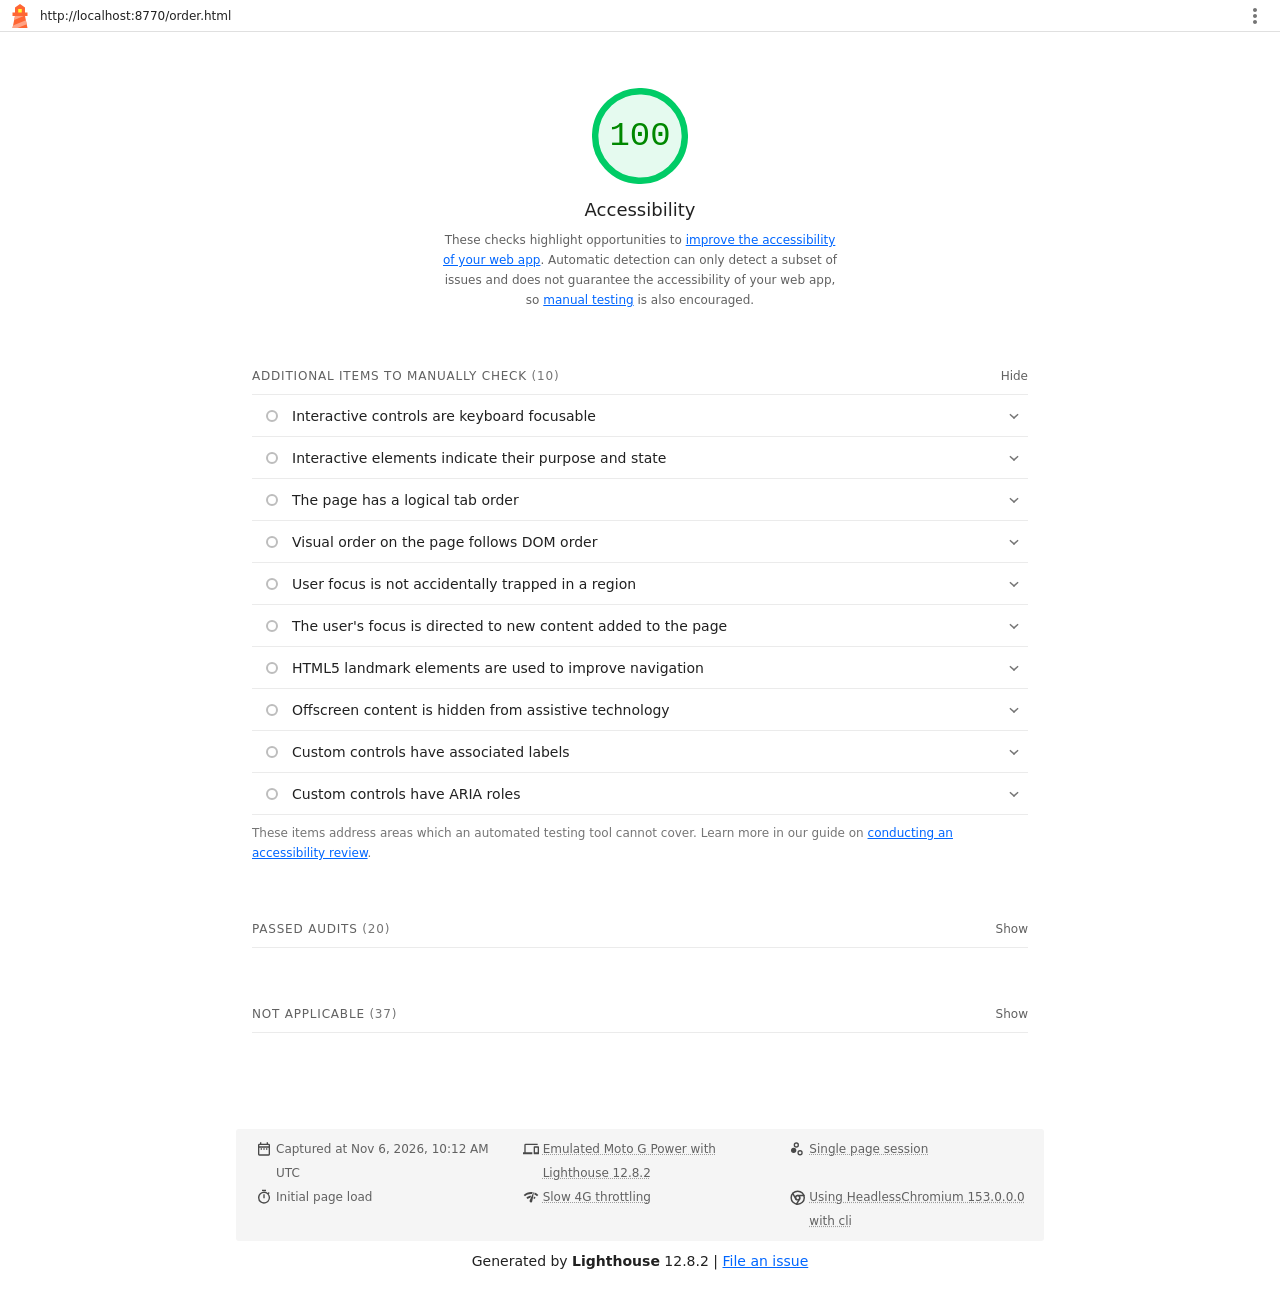
<file: lighthouse/accessibility-report-order.html>
<!--
@license
Copyright 2018 Google LLC
SPDX-License-Identifier: Apache-2.0
-->
<!doctype html>
<html lang="en">
<head>
  <meta charset="utf-8">
  <meta name="viewport" content="width=device-width, initial-scale=1, minimum-scale=1">
  <link rel="icon" href='data:image/svg+xml;utf8,<svg fill="none" xmlns="http://www.w3.org/2000/svg" viewBox="0 0 48 48"><path d="m14 7 10-7 10 7v10h5v7h-5l5 24H9l5-24H9v-7h5V7Z" fill="%23F63"/><path d="M31.561 24H14l-1.689 8.105L31.561 24ZM18.983 48H9l1.022-4.907L35.723 32.27l1.663 7.98L18.983 48Z" fill="%23FFA385"/><path fill="%23FF3" d="M20.5 10h7v7h-7z"/></svg>'>
  <title>Lighthouse Report</title>
  <style>body {margin: 0}</style>
</head>
<body>
  <noscript>Lighthouse report requires JavaScript. Please enable.</noscript>

  <div id="lh-log"></div>

  <script>window.__LIGHTHOUSE_JSON__ = {"lighthouseVersion":"12.8.2","requestedUrl":"http://localhost:8770/order.html","mainDocumentUrl":"http://localhost:8770/order.html","finalDisplayedUrl":"http://localhost:8770/order.html","finalUrl":"http://localhost:8770/order.html","fetchTime":"2026-11-06T10:12:04.194Z","gatherMode":"navigation","runWarnings":[],"userAgent":"Mozilla/5.0 (X11; Linux x86_64) AppleWebKit/537.36 (KHTML, like Gecko) HeadlessChrome/153.0.0.0 Safari/537.36","environment":{"networkUserAgent":"Mozilla/5.0 (Linux; Android 11; moto g power (2022)) AppleWebKit/537.36 (KHTML, like Gecko) Chrome/136.0.0.0 Mobile Safari/537.36","hostUserAgent":"Mozilla/5.0 (X11; Linux x86_64) AppleWebKit/537.36 (KHTML, like Gecko) HeadlessChrome/153.0.0.0 Safari/537.36","benchmarkIndex":2657,"credits":{"axe-core":"4.14.0"}},"audits":{"accesskeys":{"id":"accesskeys","title":"`[accesskey]` values are unique","description":"Access keys let users quickly focus a part of the page. For proper navigation, each access key must be unique. [Learn more about access keys](https://dequeuniversity.com/rules/axe/4.10/accesskeys).","score":null,"scoreDisplayMode":"notApplicable"},"aria-allowed-attr":{"id":"aria-allowed-attr","title":"`[aria-*]` attributes match their roles","description":"Each ARIA `role` supports a specific subset of `aria-*` attributes. Mismatching these invalidates the `aria-*` attributes. [Learn how to match ARIA attributes to their roles](https://dequeuniversity.com/rules/axe/4.10/aria-allowed-attr).","score":1,"scoreDisplayMode":"binary","details":{"type":"table","headings":[{"key":"node","valueType":"node","subItemsHeading":{"key":"relatedNode","valueType":"node"},"label":"Failing Elements"}],"items":[]}},"aria-allowed-role":{"id":"aria-allowed-role","title":"Uses ARIA roles only on compatible elements","description":"Many HTML elements can only be assigned certain ARIA roles. Using ARIA roles where they are not allowed can interfere with the accessibility of the web page. [Learn more about ARIA roles](https://dequeuniversity.com/rules/axe/4.10/aria-allowed-role).","score":null,"scoreDisplayMode":"notApplicable"},"aria-command-name":{"id":"aria-command-name","title":"`button`, `link`, and `menuitem` elements have accessible names","description":"When an element doesn't have an accessible name, screen readers announce it with a generic name, making it unusable for users who rely on screen readers. [Learn how to make command elements more accessible](https://dequeuniversity.com/rules/axe/4.10/aria-command-name).","score":null,"scoreDisplayMode":"notApplicable"},"aria-conditional-attr":{"id":"aria-conditional-attr","title":"ARIA attributes are used as specified for the element's role","description":"Some ARIA attributes are only allowed on an element under certain conditions. [Learn more about conditional ARIA attributes](https://dequeuniversity.com/rules/axe/4.10/aria-conditional-attr).","score":1,"scoreDisplayMode":"binary","details":{"type":"table","headings":[{"key":"node","valueType":"node","subItemsHeading":{"key":"relatedNode","valueType":"node"},"label":"Failing Elements"}],"items":[]}},"aria-deprecated-role":{"id":"aria-deprecated-role","title":"Deprecated ARIA roles were not used","description":"Deprecated ARIA roles may not be processed correctly by assistive technology. [Learn more about deprecated ARIA roles](https://dequeuniversity.com/rules/axe/4.10/aria-deprecated-role).","score":null,"scoreDisplayMode":"notApplicable"},"aria-dialog-name":{"id":"aria-dialog-name","title":"Elements with `role=\"dialog\"` or `role=\"alertdialog\"` have accessible names.","description":"ARIA dialog elements without accessible names may prevent screen readers users from discerning the purpose of these elements. [Learn how to make ARIA dialog elements more accessible](https://dequeuniversity.com/rules/axe/4.10/aria-dialog-name).","score":null,"scoreDisplayMode":"notApplicable"},"aria-hidden-body":{"id":"aria-hidden-body","title":"`[aria-hidden=\"true\"]` is not present on the document `\u003cbody>`","description":"Assistive technologies, like screen readers, work inconsistently when `aria-hidden=\"true\"` is set on the document `\u003cbody>`. [Learn how `aria-hidden` affects the document body](https://dequeuniversity.com/rules/axe/4.10/aria-hidden-body).","score":1,"scoreDisplayMode":"binary","details":{"type":"table","headings":[{"key":"node","valueType":"node","subItemsHeading":{"key":"relatedNode","valueType":"node"},"label":"Failing Elements"}],"items":[]}},"aria-hidden-focus":{"id":"aria-hidden-focus","title":"`[aria-hidden=\"true\"]` elements do not contain focusable descendents","description":"Focusable descendents within an `[aria-hidden=\"true\"]` element prevent those interactive elements from being available to users of assistive technologies like screen readers. [Learn how `aria-hidden` affects focusable elements](https://dequeuniversity.com/rules/axe/4.10/aria-hidden-focus).","score":null,"scoreDisplayMode":"notApplicable"},"aria-input-field-name":{"id":"aria-input-field-name","title":"ARIA input fields have accessible names","description":"When an input field doesn't have an accessible name, screen readers announce it with a generic name, making it unusable for users who rely on screen readers. [Learn more about input field labels](https://dequeuniversity.com/rules/axe/4.10/aria-input-field-name).","score":null,"scoreDisplayMode":"notApplicable"},"aria-meter-name":{"id":"aria-meter-name","title":"ARIA `meter` elements have accessible names","description":"When a meter element doesn't have an accessible name, screen readers announce it with a generic name, making it unusable for users who rely on screen readers. [Learn how to name `meter` elements](https://dequeuniversity.com/rules/axe/4.10/aria-meter-name).","score":null,"scoreDisplayMode":"notApplicable"},"aria-progressbar-name":{"id":"aria-progressbar-name","title":"ARIA `progressbar` elements have accessible names","description":"When a `progressbar` element doesn't have an accessible name, screen readers announce it with a generic name, making it unusable for users who rely on screen readers. [Learn how to label `progressbar` elements](https://dequeuniversity.com/rules/axe/4.10/aria-progressbar-name).","score":null,"scoreDisplayMode":"notApplicable"},"aria-prohibited-attr":{"id":"aria-prohibited-attr","title":"Elements use only permitted ARIA attributes","description":"Using ARIA attributes in roles where they are prohibited can mean that important information is not communicated to users of assistive technologies. [Learn more about prohibited ARIA roles](https://dequeuniversity.com/rules/axe/4.10/aria-prohibited-attr).","score":1,"scoreDisplayMode":"binary","details":{"type":"table","headings":[{"key":"node","valueType":"node","subItemsHeading":{"key":"relatedNode","valueType":"node"},"label":"Failing Elements"}],"items":[]}},"aria-required-attr":{"id":"aria-required-attr","title":"`[role]`s have all required `[aria-*]` attributes","description":"Some ARIA roles have required attributes that describe the state of the element to screen readers. [Learn more about roles and required attributes](https://dequeuniversity.com/rules/axe/4.10/aria-required-attr).","score":null,"scoreDisplayMode":"notApplicable"},"aria-required-children":{"id":"aria-required-children","title":"Elements with an ARIA `[role]` that require children to contain a specific `[role]` have all required children.","description":"Some ARIA parent roles must contain specific child roles to perform their intended accessibility functions. [Learn more about roles and required children elements](https://dequeuniversity.com/rules/axe/4.10/aria-required-children).","score":null,"scoreDisplayMode":"notApplicable"},"aria-required-parent":{"id":"aria-required-parent","title":"`[role]`s are contained by their required parent element","description":"Some ARIA child roles must be contained by specific parent roles to properly perform their intended accessibility functions. [Learn more about ARIA roles and required parent element](https://dequeuniversity.com/rules/axe/4.10/aria-required-parent).","score":null,"scoreDisplayMode":"notApplicable"},"aria-roles":{"id":"aria-roles","title":"`[role]` values are valid","description":"ARIA roles must have valid values in order to perform their intended accessibility functions. [Learn more about valid ARIA roles](https://dequeuniversity.com/rules/axe/4.10/aria-roles).","score":null,"scoreDisplayMode":"notApplicable"},"aria-text":{"id":"aria-text","title":"Elements with the `role=text` attribute do not have focusable descendents.","description":"Adding `role=text` around a text node split by markup enables VoiceOver to treat it as one phrase, but the element's focusable descendents will not be announced. [Learn more about the `role=text` attribute](https://dequeuniversity.com/rules/axe/4.10/aria-text).","score":null,"scoreDisplayMode":"notApplicable"},"aria-toggle-field-name":{"id":"aria-toggle-field-name","title":"ARIA toggle fields have accessible names","description":"When a toggle field doesn't have an accessible name, screen readers announce it with a generic name, making it unusable for users who rely on screen readers. [Learn more about toggle fields](https://dequeuniversity.com/rules/axe/4.10/aria-toggle-field-name).","score":null,"scoreDisplayMode":"notApplicable"},"aria-tooltip-name":{"id":"aria-tooltip-name","title":"ARIA `tooltip` elements have accessible names","description":"When a tooltip element doesn't have an accessible name, screen readers announce it with a generic name, making it unusable for users who rely on screen readers. [Learn how to name `tooltip` elements](https://dequeuniversity.com/rules/axe/4.10/aria-tooltip-name).","score":null,"scoreDisplayMode":"notApplicable"},"aria-treeitem-name":{"id":"aria-treeitem-name","title":"ARIA `treeitem` elements have accessible names","description":"When a `treeitem` element doesn't have an accessible name, screen readers announce it with a generic name, making it unusable for users who rely on screen readers. [Learn more about labeling `treeitem` elements](https://dequeuniversity.com/rules/axe/4.10/aria-treeitem-name).","score":null,"scoreDisplayMode":"notApplicable"},"aria-valid-attr-value":{"id":"aria-valid-attr-value","title":"`[aria-*]` attributes have valid values","description":"Assistive technologies, like screen readers, can't interpret ARIA attributes with invalid values. [Learn more about valid values for ARIA attributes](https://dequeuniversity.com/rules/axe/4.10/aria-valid-attr-value).","score":1,"scoreDisplayMode":"binary","details":{"type":"table","headings":[{"key":"node","valueType":"node","subItemsHeading":{"key":"relatedNode","valueType":"node"},"label":"Failing Elements"}],"items":[]}},"aria-valid-attr":{"id":"aria-valid-attr","title":"`[aria-*]` attributes are valid and not misspelled","description":"Assistive technologies, like screen readers, can't interpret ARIA attributes with invalid names. [Learn more about valid ARIA attributes](https://dequeuniversity.com/rules/axe/4.10/aria-valid-attr).","score":1,"scoreDisplayMode":"binary","details":{"type":"table","headings":[{"key":"node","valueType":"node","subItemsHeading":{"key":"relatedNode","valueType":"node"},"label":"Failing Elements"}],"items":[]}},"button-name":{"id":"button-name","title":"Buttons have an accessible name","description":"When a button doesn't have an accessible name, screen readers announce it as \"button\", making it unusable for users who rely on screen readers. [Learn how to make buttons more accessible](https://dequeuniversity.com/rules/axe/4.10/button-name).","score":1,"scoreDisplayMode":"binary","details":{"type":"table","headings":[{"key":"node","valueType":"node","subItemsHeading":{"key":"relatedNode","valueType":"node"},"label":"Failing Elements"}],"items":[]}},"bypass":{"id":"bypass","title":"The page contains a heading, skip link, or landmark region","description":"Adding ways to bypass repetitive content lets keyboard users navigate the page more efficiently. [Learn more about bypass blocks](https://dequeuniversity.com/rules/axe/4.10/bypass).","score":null,"scoreDisplayMode":"notApplicable"},"color-contrast":{"id":"color-contrast","title":"Background and foreground colors have a sufficient contrast ratio","description":"Low-contrast text is difficult or impossible for many users to read. [Learn how to provide sufficient color contrast](https://dequeuniversity.com/rules/axe/4.10/color-contrast).","score":1,"scoreDisplayMode":"binary","details":{"type":"table","headings":[{"key":"node","valueType":"node","subItemsHeading":{"key":"relatedNode","valueType":"node"},"label":"Failing Elements"}],"items":[]}},"definition-list":{"id":"definition-list","title":"`\u003cdl>`'s contain only properly-ordered `\u003cdt>` and `\u003cdd>` groups, `\u003cscript>`, `\u003ctemplate>` or `\u003cdiv>` elements.","description":"When definition lists are not properly marked up, screen readers may produce confusing or inaccurate output. [Learn how to structure definition lists correctly](https://dequeuniversity.com/rules/axe/4.10/definition-list).","score":null,"scoreDisplayMode":"notApplicable"},"dlitem":{"id":"dlitem","title":"Definition list items are wrapped in `\u003cdl>` elements","description":"Definition list items (`\u003cdt>` and `\u003cdd>`) must be wrapped in a parent `\u003cdl>` element to ensure that screen readers can properly announce them. [Learn how to structure definition lists correctly](https://dequeuniversity.com/rules/axe/4.10/dlitem).","score":null,"scoreDisplayMode":"notApplicable"},"document-title":{"id":"document-title","title":"Document has a `\u003ctitle>` element","description":"The title gives screen reader users an overview of the page, and search engine users rely on it heavily to determine if a page is relevant to their search. [Learn more about document titles](https://dequeuniversity.com/rules/axe/4.10/document-title).","score":1,"scoreDisplayMode":"binary","details":{"type":"table","headings":[{"key":"node","valueType":"node","subItemsHeading":{"key":"relatedNode","valueType":"node"},"label":"Failing Elements"}],"items":[]}},"duplicate-id-aria":{"id":"duplicate-id-aria","title":"ARIA IDs are unique","description":"The value of an ARIA ID must be unique to prevent other instances from being overlooked by assistive technologies. [Learn how to fix duplicate ARIA IDs](https://dequeuniversity.com/rules/axe/4.10/duplicate-id-aria).","score":null,"scoreDisplayMode":"notApplicable"},"empty-heading":{"id":"empty-heading","title":"All heading elements contain content.","description":"A heading with no content or inaccessible text prevent screen reader users from accessing information on the page's structure. [Learn more about headings](https://dequeuniversity.com/rules/axe/4.10/empty-heading).","score":null,"scoreDisplayMode":"notApplicable"},"form-field-multiple-labels":{"id":"form-field-multiple-labels","title":"No form fields have multiple labels","description":"Form fields with multiple labels can be confusingly announced by assistive technologies like screen readers which use either the first, the last, or all of the labels. [Learn how to use form labels](https://dequeuniversity.com/rules/axe/4.10/form-field-multiple-labels).","score":null,"scoreDisplayMode":"notApplicable"},"frame-title":{"id":"frame-title","title":"`\u003cframe>` or `\u003ciframe>` elements have a title","description":"Screen reader users rely on frame titles to describe the contents of frames. [Learn more about frame titles](https://dequeuniversity.com/rules/axe/4.10/frame-title).","score":null,"scoreDisplayMode":"notApplicable"},"heading-order":{"id":"heading-order","title":"Heading elements appear in a sequentially-descending order","description":"Properly ordered headings that do not skip levels convey the semantic structure of the page, making it easier to navigate and understand when using assistive technologies. [Learn more about heading order](https://dequeuniversity.com/rules/axe/4.10/heading-order).","score":1,"scoreDisplayMode":"binary","details":{"type":"table","headings":[{"key":"node","valueType":"node","subItemsHeading":{"key":"relatedNode","valueType":"node"},"label":"Failing Elements"}],"items":[]}},"html-has-lang":{"id":"html-has-lang","title":"`\u003chtml>` element has a `[lang]` attribute","description":"If a page doesn't specify a `lang` attribute, a screen reader assumes that the page is in the default language that the user chose when setting up the screen reader. If the page isn't actually in the default language, then the screen reader might not announce the page's text correctly. [Learn more about the `lang` attribute](https://dequeuniversity.com/rules/axe/4.10/html-has-lang).","score":1,"scoreDisplayMode":"binary","details":{"type":"table","headings":[{"key":"node","valueType":"node","subItemsHeading":{"key":"relatedNode","valueType":"node"},"label":"Failing Elements"}],"items":[]}},"html-lang-valid":{"id":"html-lang-valid","title":"`\u003chtml>` element has a valid value for its `[lang]` attribute","description":"Specifying a valid [BCP 47 language](https://www.w3.org/International/questions/qa-choosing-language-tags#question) helps screen readers announce text properly. [Learn how to use the `lang` attribute](https://dequeuniversity.com/rules/axe/4.10/html-lang-valid).","score":1,"scoreDisplayMode":"binary","details":{"type":"table","headings":[{"key":"node","valueType":"node","subItemsHeading":{"key":"relatedNode","valueType":"node"},"label":"Failing Elements"}],"items":[]}},"html-xml-lang-mismatch":{"id":"html-xml-lang-mismatch","title":"`\u003chtml>` element has an `[xml:lang]` attribute with the same base language as the `[lang]` attribute.","description":"If the webpage does not specify a consistent language, then the screen reader might not announce the page's text correctly. [Learn more about the `lang` attribute](https://dequeuniversity.com/rules/axe/4.10/html-xml-lang-mismatch).","score":null,"scoreDisplayMode":"notApplicable"},"identical-links-same-purpose":{"id":"identical-links-same-purpose","title":"Identical links have the same purpose.","description":"Links with the same destination should have the same description, to help users understand the link's purpose and decide whether to follow it. [Learn more about identical links](https://dequeuniversity.com/rules/axe/4.10/identical-links-same-purpose).","score":null,"scoreDisplayMode":"notApplicable"},"image-alt":{"id":"image-alt","title":"Image elements have `[alt]` attributes","description":"Informative elements should aim for short, descriptive alternate text. Decorative elements can be ignored with an empty alt attribute. [Learn more about the `alt` attribute](https://dequeuniversity.com/rules/axe/4.10/image-alt).","score":null,"scoreDisplayMode":"notApplicable"},"image-redundant-alt":{"id":"image-redundant-alt","title":"Image elements do not have `[alt]` attributes that are redundant text.","description":"Informative elements should aim for short, descriptive alternative text. Alternative text that is exactly the same as the text adjacent to the link or image is potentially confusing for screen reader users, because the text will be read twice. [Learn more about the `alt` attribute](https://dequeuniversity.com/rules/axe/4.10/image-redundant-alt).","score":null,"scoreDisplayMode":"notApplicable"},"input-button-name":{"id":"input-button-name","title":"Input buttons have discernible text.","description":"Adding discernable and accessible text to input buttons may help screen reader users understand the purpose of the input button. [Learn more about input buttons](https://dequeuniversity.com/rules/axe/4.10/input-button-name).","score":null,"scoreDisplayMode":"notApplicable"},"input-image-alt":{"id":"input-image-alt","title":"`\u003cinput type=\"image\">` elements have `[alt]` text","description":"When an image is being used as an `\u003cinput>` button, providing alternative text can help screen reader users understand the purpose of the button. [Learn about input image alt text](https://dequeuniversity.com/rules/axe/4.10/input-image-alt).","score":null,"scoreDisplayMode":"notApplicable"},"label-content-name-mismatch":{"id":"label-content-name-mismatch","title":"Elements with visible text labels have matching accessible names.","description":"Visible text labels that do not match the accessible name can result in a confusing experience for screen reader users. [Learn more about accessible names](https://dequeuniversity.com/rules/axe/4.10/label-content-name-mismatch).","score":null,"scoreDisplayMode":"notApplicable"},"label":{"id":"label","title":"Form elements have associated labels","description":"Labels ensure that form controls are announced properly by assistive technologies, like screen readers. [Learn more about form element labels](https://dequeuniversity.com/rules/axe/4.10/label).","score":1,"scoreDisplayMode":"binary","details":{"type":"table","headings":[{"key":"node","valueType":"node","subItemsHeading":{"key":"relatedNode","valueType":"node"},"label":"Failing Elements"}],"items":[]}},"landmark-one-main":{"id":"landmark-one-main","title":"Document has a main landmark.","description":"One main landmark helps screen reader users navigate a web page. [Learn more about landmarks](https://dequeuniversity.com/rules/axe/4.10/landmark-one-main).","score":null,"scoreDisplayMode":"notApplicable"},"link-name":{"id":"link-name","title":"Links have a discernible name","description":"Link text (and alternate text for images, when used as links) that is discernible, unique, and focusable improves the navigation experience for screen reader users. [Learn how to make links accessible](https://dequeuniversity.com/rules/axe/4.10/link-name).","score":1,"scoreDisplayMode":"binary","details":{"type":"table","headings":[{"key":"node","valueType":"node","subItemsHeading":{"key":"relatedNode","valueType":"node"},"label":"Failing Elements"}],"items":[]}},"link-in-text-block":{"id":"link-in-text-block","title":"Links are distinguishable without relying on color.","description":"Low-contrast text is difficult or impossible for many users to read. Link text that is discernible improves the experience for users with low vision. [Learn how to make links distinguishable](https://dequeuniversity.com/rules/axe/4.10/link-in-text-block).","score":null,"scoreDisplayMode":"notApplicable"},"list":{"id":"list","title":"Lists contain only `\u003cli>` elements and script supporting elements (`\u003cscript>` and `\u003ctemplate>`).","description":"Screen readers have a specific way of announcing lists. Ensuring proper list structure aids screen reader output. [Learn more about proper list structure](https://dequeuniversity.com/rules/axe/4.10/list).","score":1,"scoreDisplayMode":"binary","details":{"type":"table","headings":[{"key":"node","valueType":"node","subItemsHeading":{"key":"relatedNode","valueType":"node"},"label":"Failing Elements"}],"items":[]}},"listitem":{"id":"listitem","title":"List items (`\u003cli>`) are contained within `\u003cul>`, `\u003col>` or `\u003cmenu>` parent elements","description":"Screen readers require list items (`\u003cli>`) to be contained within a parent `\u003cul>`, `\u003col>` or `\u003cmenu>` to be announced properly. [Learn more about proper list structure](https://dequeuniversity.com/rules/axe/4.10/listitem).","score":1,"scoreDisplayMode":"binary","details":{"type":"table","headings":[{"key":"node","valueType":"node","subItemsHeading":{"key":"relatedNode","valueType":"node"},"label":"Failing Elements"}],"items":[]}},"meta-refresh":{"id":"meta-refresh","title":"The document does not use `\u003cmeta http-equiv=\"refresh\">`","description":"Users do not expect a page to refresh automatically, and doing so will move focus back to the top of the page. This may create a frustrating or confusing experience. [Learn more about the refresh meta tag](https://dequeuniversity.com/rules/axe/4.10/meta-refresh).","score":null,"scoreDisplayMode":"notApplicable"},"meta-viewport":{"id":"meta-viewport","title":"`[user-scalable=\"no\"]` is not used in the `\u003cmeta name=\"viewport\">` element and the `[maximum-scale]` attribute is not less than 5.","description":"Disabling zooming is problematic for users with low vision who rely on screen magnification to properly see the contents of a web page. [Learn more about the viewport meta tag](https://dequeuniversity.com/rules/axe/4.10/meta-viewport).","score":1,"scoreDisplayMode":"binary","details":{"type":"table","headings":[{"key":"node","valueType":"node","subItemsHeading":{"key":"relatedNode","valueType":"node"},"label":"Failing Elements"}],"items":[]}},"object-alt":{"id":"object-alt","title":"`\u003cobject>` elements have alternate text","description":"Screen readers cannot translate non-text content. Adding alternate text to `\u003cobject>` elements helps screen readers convey meaning to users. [Learn more about alt text for `object` elements](https://dequeuniversity.com/rules/axe/4.10/object-alt).","score":null,"scoreDisplayMode":"notApplicable"},"select-name":{"id":"select-name","title":"Select elements have associated label elements.","description":"Form elements without effective labels can create frustrating experiences for screen reader users. [Learn more about the `select` element](https://dequeuniversity.com/rules/axe/4.10/select-name).","score":1,"scoreDisplayMode":"binary","details":{"type":"table","headings":[{"key":"node","valueType":"node","subItemsHeading":{"key":"relatedNode","valueType":"node"},"label":"Failing Elements"}],"items":[]}},"skip-link":{"id":"skip-link","title":"Skip links are focusable.","description":"Including a skip link can help users skip to the main content to save time. [Learn more about skip links](https://dequeuniversity.com/rules/axe/4.10/skip-link).","score":1,"scoreDisplayMode":"binary","details":{"type":"table","headings":[{"key":"node","valueType":"node","subItemsHeading":{"key":"relatedNode","valueType":"node"},"label":"Failing Elements"}],"items":[]}},"tabindex":{"id":"tabindex","title":"No element has a `[tabindex]` value greater than 0","description":"A value greater than 0 implies an explicit navigation ordering. Although technically valid, this often creates frustrating experiences for users who rely on assistive technologies. [Learn more about the `tabindex` attribute](https://dequeuniversity.com/rules/axe/4.10/tabindex).","score":null,"scoreDisplayMode":"notApplicable"},"table-duplicate-name":{"id":"table-duplicate-name","title":"Tables have different content in the summary attribute and `\u003ccaption>`.","description":"The summary attribute should describe the table structure, while `\u003ccaption>` should have the onscreen title. Accurate table mark-up helps users of screen readers. [Learn more about summary and caption](https://dequeuniversity.com/rules/axe/4.10/table-duplicate-name).","score":null,"scoreDisplayMode":"notApplicable"},"table-fake-caption":{"id":"table-fake-caption","title":"Tables use `\u003ccaption>` instead of cells with the `[colspan]` attribute to indicate a caption.","description":"Screen readers have features to make navigating tables easier. Ensuring that tables use the actual caption element instead of cells with the `[colspan]` attribute may improve the experience for screen reader users. [Learn more about captions](https://dequeuniversity.com/rules/axe/4.10/table-fake-caption).","score":null,"scoreDisplayMode":"notApplicable"},"target-size":{"id":"target-size","title":"Touch targets have sufficient size and spacing.","description":"Touch targets with sufficient size and spacing help users who may have difficulty targeting small controls to activate the targets. [Learn more about touch targets](https://dequeuniversity.com/rules/axe/4.10/target-size).","score":1,"scoreDisplayMode":"binary","details":{"type":"table","headings":[{"key":"node","valueType":"node","subItemsHeading":{"key":"relatedNode","valueType":"node"},"label":"Failing Elements"}],"items":[]}},"td-has-header":{"id":"td-has-header","title":"`\u003ctd>` elements in a large `\u003ctable>` have one or more table headers.","description":"Screen readers have features to make navigating tables easier. Ensuring that `\u003ctd>` elements in a large table (3 or more cells in width and height) have an associated table header may improve the experience for screen reader users. [Learn more about table headers](https://dequeuniversity.com/rules/axe/4.10/td-has-header).","score":null,"scoreDisplayMode":"notApplicable"},"td-headers-attr":{"id":"td-headers-attr","title":"Cells in a `\u003ctable>` element that use the `[headers]` attribute refer to table cells within the same table.","description":"Screen readers have features to make navigating tables easier. Ensuring `\u003ctd>` cells using the `[headers]` attribute only refer to other cells in the same table may improve the experience for screen reader users. [Learn more about the `headers` attribute](https://dequeuniversity.com/rules/axe/4.10/td-headers-attr).","score":null,"scoreDisplayMode":"notApplicable"},"th-has-data-cells":{"id":"th-has-data-cells","title":"`\u003cth>` elements and elements with `[role=\"columnheader\"/\"rowheader\"]` have data cells they describe.","description":"Screen readers have features to make navigating tables easier. Ensuring table headers always refer to some set of cells may improve the experience for screen reader users. [Learn more about table headers](https://dequeuniversity.com/rules/axe/4.10/th-has-data-cells).","score":null,"scoreDisplayMode":"notApplicable"},"valid-lang":{"id":"valid-lang","title":"`[lang]` attributes have a valid value","description":"Specifying a valid [BCP 47 language](https://www.w3.org/International/questions/qa-choosing-language-tags#question) on elements helps ensure that text is pronounced correctly by a screen reader. [Learn how to use the `lang` attribute](https://dequeuniversity.com/rules/axe/4.10/valid-lang).","score":null,"scoreDisplayMode":"notApplicable"},"video-caption":{"id":"video-caption","title":"`\u003cvideo>` elements contain a `\u003ctrack>` element with `[kind=\"captions\"]`","description":"When a video provides a caption it is easier for deaf and hearing impaired users to access its information. [Learn more about video captions](https://dequeuniversity.com/rules/axe/4.10/video-caption).","score":null,"scoreDisplayMode":"notApplicable"},"custom-controls-labels":{"id":"custom-controls-labels","title":"Custom controls have associated labels","description":"Custom interactive controls have associated labels, provided by aria-label or aria-labelledby. [Learn more about custom controls and labels](https://developer.chrome.com/docs/lighthouse/accessibility/custom-controls-labels/).","score":null,"scoreDisplayMode":"manual"},"custom-controls-roles":{"id":"custom-controls-roles","title":"Custom controls have ARIA roles","description":"Custom interactive controls have appropriate ARIA roles. [Learn how to add roles to custom controls](https://developer.chrome.com/docs/lighthouse/accessibility/custom-control-roles/).","score":null,"scoreDisplayMode":"manual"},"focus-traps":{"id":"focus-traps","title":"User focus is not accidentally trapped in a region","description":"A user can tab into and out of any control or region without accidentally trapping their focus. [Learn how to avoid focus traps](https://developer.chrome.com/docs/lighthouse/accessibility/focus-traps/).","score":null,"scoreDisplayMode":"manual"},"focusable-controls":{"id":"focusable-controls","title":"Interactive controls are keyboard focusable","description":"Custom interactive controls are keyboard focusable and display a focus indicator. [Learn how to make custom controls focusable](https://developer.chrome.com/docs/lighthouse/accessibility/focusable-controls/).","score":null,"scoreDisplayMode":"manual"},"interactive-element-affordance":{"id":"interactive-element-affordance","title":"Interactive elements indicate their purpose and state","description":"Interactive elements, such as links and buttons, should indicate their state and be distinguishable from non-interactive elements. [Learn how to decorate interactive elements with affordance hints](https://developer.chrome.com/docs/lighthouse/accessibility/interactive-element-affordance/).","score":null,"scoreDisplayMode":"manual"},"logical-tab-order":{"id":"logical-tab-order","title":"The page has a logical tab order","description":"Tabbing through the page follows the visual layout. Users cannot focus elements that are offscreen. [Learn more about logical tab ordering](https://developer.chrome.com/docs/lighthouse/accessibility/logical-tab-order/).","score":null,"scoreDisplayMode":"manual"},"managed-focus":{"id":"managed-focus","title":"The user's focus is directed to new content added to the page","description":"If new content, such as a dialog, is added to the page, the user's focus is directed to it. [Learn how to direct focus to new content](https://developer.chrome.com/docs/lighthouse/accessibility/managed-focus/).","score":null,"scoreDisplayMode":"manual"},"offscreen-content-hidden":{"id":"offscreen-content-hidden","title":"Offscreen content is hidden from assistive technology","description":"Offscreen content is hidden with display: none or aria-hidden=true. [Learn how to properly hide offscreen content](https://developer.chrome.com/docs/lighthouse/accessibility/offscreen-content-hidden/).","score":null,"scoreDisplayMode":"manual"},"use-landmarks":{"id":"use-landmarks","title":"HTML5 landmark elements are used to improve navigation","description":"Landmark elements (`\u003cmain>`, `\u003cnav>`, etc.) are used to improve the keyboard navigation of the page for assistive technology. [Learn more about landmark elements](https://developer.chrome.com/docs/lighthouse/accessibility/use-landmarks/).","score":null,"scoreDisplayMode":"manual"},"visual-order-follows-dom":{"id":"visual-order-follows-dom","title":"Visual order on the page follows DOM order","description":"DOM order matches the visual order, improving navigation for assistive technology. [Learn more about DOM and visual ordering](https://developer.chrome.com/docs/lighthouse/accessibility/visual-order-follows-dom/).","score":null,"scoreDisplayMode":"manual"}},"configSettings":{"output":["json","html"],"maxWaitForFcp":30000,"maxWaitForLoad":45000,"pauseAfterFcpMs":1000,"pauseAfterLoadMs":1000,"networkQuietThresholdMs":1000,"cpuQuietThresholdMs":1000,"formFactor":"mobile","throttling":{"rttMs":150,"throughputKbps":1638.4,"requestLatencyMs":562.5,"downloadThroughputKbps":1474.5600000000002,"uploadThroughputKbps":675,"cpuSlowdownMultiplier":4},"throttlingMethod":"simulate","screenEmulation":{"mobile":true,"width":412,"height":823,"deviceScaleFactor":1.75,"disabled":false},"emulatedUserAgent":"Mozilla/5.0 (Linux; Android 11; moto g power (2022)) AppleWebKit/537.36 (KHTML, like Gecko) Chrome/136.0.0.0 Mobile Safari/537.36","auditMode":false,"gatherMode":false,"clearStorageTypes":["file_systems","shader_cache","service_workers","cache_storage"],"disableStorageReset":false,"debugNavigation":false,"channel":"cli","usePassiveGathering":false,"disableFullPageScreenshot":false,"skipAboutBlank":false,"blankPage":"about:blank","ignoreStatusCode":false,"locale":"en-US","blockedUrlPatterns":null,"additionalTraceCategories":null,"extraHeaders":null,"precomputedLanternData":null,"onlyAudits":null,"onlyCategories":["accessibility"],"skipAudits":null},"categories":{"accessibility":{"title":"Accessibility","description":"These checks highlight opportunities to [improve the accessibility of your web app](https://developer.chrome.com/docs/lighthouse/accessibility/). Automatic detection can only detect a subset of issues and does not guarantee the accessibility of your web app, so [manual testing](https://web.dev/articles/how-to-review) is also encouraged.","manualDescription":"These items address areas which an automated testing tool cannot cover. Learn more in our guide on [conducting an accessibility review](https://web.dev/articles/how-to-review).","supportedModes":["navigation","snapshot"],"auditRefs":[{"id":"accesskeys","weight":0,"group":"a11y-navigation"},{"id":"aria-allowed-attr","weight":10,"group":"a11y-aria"},{"id":"aria-allowed-role","weight":0,"group":"a11y-aria"},{"id":"aria-command-name","weight":0,"group":"a11y-aria"},{"id":"aria-conditional-attr","weight":7,"group":"a11y-aria"},{"id":"aria-deprecated-role","weight":0,"group":"a11y-aria"},{"id":"aria-dialog-name","weight":0,"group":"a11y-aria"},{"id":"aria-hidden-body","weight":10,"group":"a11y-aria"},{"id":"aria-hidden-focus","weight":0,"group":"a11y-aria"},{"id":"aria-input-field-name","weight":0,"group":"a11y-aria"},{"id":"aria-meter-name","weight":0,"group":"a11y-aria"},{"id":"aria-progressbar-name","weight":0,"group":"a11y-aria"},{"id":"aria-prohibited-attr","weight":7,"group":"a11y-aria"},{"id":"aria-required-attr","weight":0,"group":"a11y-aria"},{"id":"aria-required-children","weight":0,"group":"a11y-aria"},{"id":"aria-required-parent","weight":0,"group":"a11y-aria"},{"id":"aria-roles","weight":0,"group":"a11y-aria"},{"id":"aria-text","weight":0,"group":"a11y-aria"},{"id":"aria-toggle-field-name","weight":0,"group":"a11y-aria"},{"id":"aria-tooltip-name","weight":0,"group":"a11y-aria"},{"id":"aria-treeitem-name","weight":0,"group":"a11y-aria"},{"id":"aria-valid-attr-value","weight":10,"group":"a11y-aria"},{"id":"aria-valid-attr","weight":10,"group":"a11y-aria"},{"id":"button-name","weight":10,"group":"a11y-names-labels"},{"id":"bypass","weight":0,"group":"a11y-navigation"},{"id":"color-contrast","weight":7,"group":"a11y-color-contrast"},{"id":"definition-list","weight":0,"group":"a11y-tables-lists"},{"id":"dlitem","weight":0,"group":"a11y-tables-lists"},{"id":"document-title","weight":7,"group":"a11y-names-labels"},{"id":"duplicate-id-aria","weight":0,"group":"a11y-aria"},{"id":"form-field-multiple-labels","weight":0,"group":"a11y-names-labels"},{"id":"frame-title","weight":0,"group":"a11y-names-labels"},{"id":"heading-order","weight":3,"group":"a11y-navigation"},{"id":"html-has-lang","weight":7,"group":"a11y-language"},{"id":"html-lang-valid","weight":7,"group":"a11y-language"},{"id":"html-xml-lang-mismatch","weight":0,"group":"a11y-language"},{"id":"image-alt","weight":0,"group":"a11y-names-labels"},{"id":"image-redundant-alt","weight":0,"group":"a11y-names-labels"},{"id":"input-button-name","weight":0,"group":"a11y-names-labels"},{"id":"input-image-alt","weight":0,"group":"a11y-names-labels"},{"id":"label","weight":7,"group":"a11y-names-labels"},{"id":"link-in-text-block","weight":0,"group":"a11y-color-contrast"},{"id":"link-name","weight":7,"group":"a11y-names-labels"},{"id":"list","weight":7,"group":"a11y-tables-lists"},{"id":"listitem","weight":7,"group":"a11y-tables-lists"},{"id":"meta-refresh","weight":0,"group":"a11y-best-practices"},{"id":"meta-viewport","weight":10,"group":"a11y-best-practices"},{"id":"object-alt","weight":0,"group":"a11y-names-labels"},{"id":"select-name","weight":7,"group":"a11y-names-labels"},{"id":"skip-link","weight":3,"group":"a11y-names-labels"},{"id":"tabindex","weight":0,"group":"a11y-navigation"},{"id":"table-duplicate-name","weight":0,"group":"a11y-tables-lists"},{"id":"target-size","weight":7,"group":"a11y-best-practices"},{"id":"td-headers-attr","weight":0,"group":"a11y-tables-lists"},{"id":"th-has-data-cells","weight":0,"group":"a11y-tables-lists"},{"id":"valid-lang","weight":0,"group":"a11y-language"},{"id":"video-caption","weight":0,"group":"a11y-audio-video"},{"id":"focusable-controls","weight":0},{"id":"interactive-element-affordance","weight":0},{"id":"logical-tab-order","weight":0},{"id":"visual-order-follows-dom","weight":0},{"id":"focus-traps","weight":0},{"id":"managed-focus","weight":0},{"id":"use-landmarks","weight":0},{"id":"offscreen-content-hidden","weight":0},{"id":"custom-controls-labels","weight":0},{"id":"custom-controls-roles","weight":0},{"id":"empty-heading","weight":0,"group":"hidden"},{"id":"identical-links-same-purpose","weight":0,"group":"hidden"},{"id":"landmark-one-main","weight":0,"group":"hidden"},{"id":"label-content-name-mismatch","weight":0,"group":"hidden"},{"id":"table-fake-caption","weight":0,"group":"hidden"},{"id":"td-has-header","weight":0,"group":"hidden"}],"id":"accessibility","score":1}},"categoryGroups":{"metrics":{"title":"Metrics"},"insights":{"title":"Insights","description":"These insights are also available in the Chrome DevTools Performance Panel - [record a trace](https://developer.chrome.com/docs/devtools/performance/reference) to view more detailed information."},"diagnostics":{"title":"Diagnostics","description":"More information about the performance of your application. These numbers don't [directly affect](https://developer.chrome.com/docs/lighthouse/performance/performance-scoring/) the Performance score."},"a11y-best-practices":{"title":"Best practices","description":"These items highlight common accessibility best practices."},"a11y-color-contrast":{"title":"Contrast","description":"These are opportunities to improve the legibility of your content."},"a11y-names-labels":{"title":"Names and labels","description":"These are opportunities to improve the semantics of the controls in your application. This may enhance the experience for users of assistive technology, like a screen reader."},"a11y-navigation":{"title":"Navigation","description":"These are opportunities to improve keyboard navigation in your application."},"a11y-aria":{"title":"ARIA","description":"These are opportunities to improve the usage of ARIA in your application which may enhance the experience for users of assistive technology, like a screen reader."},"a11y-language":{"title":"Internationalization and localization","description":"These are opportunities to improve the interpretation of your content by users in different locales."},"a11y-audio-video":{"title":"Audio and video","description":"These are opportunities to provide alternative content for audio and video. This may improve the experience for users with hearing or vision impairments."},"a11y-tables-lists":{"title":"Tables and lists","description":"These are opportunities to improve the experience of reading tabular or list data using assistive technology, like a screen reader."},"seo-mobile":{"title":"Mobile Friendly","description":"Make sure your pages are mobile friendly so users don’t have to pinch or zoom in order to read the content pages. [Learn how to make pages mobile-friendly](https://developers.google.com/search/mobile-sites/)."},"seo-content":{"title":"Content Best Practices","description":"Format your HTML in a way that enables crawlers to better understand your app’s content."},"seo-crawl":{"title":"Crawling and Indexing","description":"To appear in search results, crawlers need access to your app."},"best-practices-trust-safety":{"title":"Trust and Safety"},"best-practices-ux":{"title":"User Experience"},"best-practices-browser-compat":{"title":"Browser Compatibility"},"best-practices-general":{"title":"General"},"hidden":{"title":""}},"stackPacks":[],"entities":[{"name":"localhost","origins":["http://localhost:8770"],"isFirstParty":true,"isUnrecognized":true}],"fullPageScreenshot":{"screenshot":{"data":"[data-uri]","width":412,"height":1481},"nodes":{}},"timing":{"entries":[{"startTime":1176.98,"name":"lh:config","duration":537.66,"entryType":"measure"},{"startTime":1178.47,"name":"lh:config:resolveArtifactsToDefns","duration":38.12,"entryType":"measure"},{"startTime":1714.83,"name":"lh:runner:gather","duration":4965.18,"entryType":"measure"},{"startTime":1853.09,"name":"lh:driver:connect","duration":6.91,"entryType":"measure"},{"startTime":1860.23,"name":"lh:driver:navigate","duration":7.57,"entryType":"measure"},{"startTime":1868.24,"name":"lh:gather:getBenchmarkIndex","duration":1015.83,"entryType":"measure"},{"startTime":2884.25,"name":"lh:gather:getVersion","duration":1.36,"entryType":"measure"},{"startTime":2885.85,"name":"lh:gather:getDevicePixelRatio","duration":1.33,"entryType":"measure"},{"startTime":2888.22,"name":"lh:prepare:navigationMode","duration":35.1,"entryType":"measure"},{"startTime":2909.81,"name":"lh:storage:clearDataForOrigin","duration":4.48,"entryType":"measure"},{"startTime":2914.39,"name":"lh:storage:clearBrowserCaches","duration":6.14,"entryType":"measure"},{"startTime":2921.93,"name":"lh:gather:prepareThrottlingAndNetwork","duration":1.36,"entryType":"measure"},{"startTime":2933.37,"name":"lh:driver:navigate","duration":2405.21,"entryType":"measure"},{"startTime":5341.27,"name":"lh:computed:NetworkRecords","duration":0.57,"entryType":"measure"},{"startTime":5342.27,"name":"lh:gather:getArtifact:DevtoolsLog","duration":0.02,"entryType":"measure"},{"startTime":5342.3,"name":"lh:gather:getArtifact:Accessibility","duration":208.77,"entryType":"measure"},{"startTime":5551.29,"name":"lh:gather:getArtifact:NetworkUserAgent","duration":0.09,"entryType":"measure"},{"startTime":5551.39,"name":"lh:gather:getArtifact:Stacks","duration":16.2,"entryType":"measure"},{"startTime":5551.48,"name":"lh:gather:collectStacks","duration":16.08,"entryType":"measure"},{"startTime":5567.6,"name":"lh:gather:getArtifact:FullPageScreenshot","duration":1087.65,"entryType":"measure"},{"startTime":6680.29,"name":"lh:runner:audit","duration":191.67,"entryType":"measure"},{"startTime":6680.38,"name":"lh:runner:auditing","duration":191.2,"entryType":"measure"},{"startTime":6681.91,"name":"lh:audit:accesskeys","duration":1.18,"entryType":"measure"},{"startTime":6683.31,"name":"lh:audit:aria-allowed-attr","duration":3.57,"entryType":"measure"},{"startTime":6687.09,"name":"lh:audit:aria-allowed-role","duration":0.68,"entryType":"measure"},{"startTime":6687.94,"name":"lh:audit:aria-command-name","duration":0.76,"entryType":"measure"},{"startTime":6688.87,"name":"lh:audit:aria-conditional-attr","duration":2.39,"entryType":"measure"},{"startTime":6691.45,"name":"lh:audit:aria-deprecated-role","duration":1.05,"entryType":"measure"},{"startTime":6692.86,"name":"lh:audit:aria-dialog-name","duration":3.2,"entryType":"measure"},{"startTime":6696.23,"name":"lh:audit:aria-hidden-body","duration":2.43,"entryType":"measure"},{"startTime":6698.9,"name":"lh:audit:aria-hidden-focus","duration":0.9,"entryType":"measure"},{"startTime":6706.98,"name":"lh:audit:aria-input-field-name","duration":1.02,"entryType":"measure"},{"startTime":6708.19,"name":"lh:audit:aria-meter-name","duration":0.94,"entryType":"measure"},{"startTime":6709.31,"name":"lh:audit:aria-progressbar-name","duration":1.18,"entryType":"measure"},{"startTime":6710.66,"name":"lh:audit:aria-prohibited-attr","duration":3.56,"entryType":"measure"},{"startTime":6714.39,"name":"lh:audit:aria-required-attr","duration":0.95,"entryType":"measure"},{"startTime":6715.56,"name":"lh:audit:aria-required-children","duration":1.04,"entryType":"measure"},{"startTime":6716.89,"name":"lh:audit:aria-required-parent","duration":1.08,"entryType":"measure"},{"startTime":6718.13,"name":"lh:audit:aria-roles","duration":1.13,"entryType":"measure"},{"startTime":6719.43,"name":"lh:audit:aria-text","duration":1.43,"entryType":"measure"},{"startTime":6721.05,"name":"lh:audit:aria-toggle-field-name","duration":1.39,"entryType":"measure"},{"startTime":6722.63,"name":"lh:audit:aria-tooltip-name","duration":1.43,"entryType":"measure"},{"startTime":6724.21,"name":"lh:audit:aria-treeitem-name","duration":1.38,"entryType":"measure"},{"startTime":6725.77,"name":"lh:audit:aria-valid-attr-value","duration":3.75,"entryType":"measure"},{"startTime":6729.7,"name":"lh:audit:aria-valid-attr","duration":2.21,"entryType":"measure"},{"startTime":6732.1,"name":"lh:audit:button-name","duration":2.57,"entryType":"measure"},{"startTime":6734.91,"name":"lh:audit:bypass","duration":7.24,"entryType":"measure"},{"startTime":6742.31,"name":"lh:audit:color-contrast","duration":3.47,"entryType":"measure"},{"startTime":6745.96,"name":"lh:audit:definition-list","duration":1.37,"entryType":"measure"},{"startTime":6747.47,"name":"lh:audit:dlitem","duration":1.23,"entryType":"measure"},{"startTime":6748.85,"name":"lh:audit:document-title","duration":2.02,"entryType":"measure"},{"startTime":6751.01,"name":"lh:audit:duplicate-id-aria","duration":1.87,"entryType":"measure"},{"startTime":6753.02,"name":"lh:audit:empty-heading","duration":1.91,"entryType":"measure"},{"startTime":6755.07,"name":"lh:audit:form-field-multiple-labels","duration":1.88,"entryType":"measure"},{"startTime":6757.59,"name":"lh:audit:frame-title","duration":1.53,"entryType":"measure"},{"startTime":6759.27,"name":"lh:audit:heading-order","duration":10.79,"entryType":"measure"},{"startTime":6770.23,"name":"lh:audit:html-has-lang","duration":2.24,"entryType":"measure"},{"startTime":6772.62,"name":"lh:audit:html-lang-valid","duration":2.33,"entryType":"measure"},{"startTime":6775.11,"name":"lh:audit:html-xml-lang-mismatch","duration":1.69,"entryType":"measure"},{"startTime":6778.32,"name":"lh:audit:identical-links-same-purpose","duration":2.14,"entryType":"measure"},{"startTime":6780.6,"name":"lh:audit:image-alt","duration":1.42,"entryType":"measure"},{"startTime":6782.3,"name":"lh:audit:image-redundant-alt","duration":1.42,"entryType":"measure"},{"startTime":6783.87,"name":"lh:audit:input-button-name","duration":1.28,"entryType":"measure"},{"startTime":6785.28,"name":"lh:audit:input-image-alt","duration":1.39,"entryType":"measure"},{"startTime":6786.84,"name":"lh:audit:label-content-name-mismatch","duration":15.58,"entryType":"measure"},{"startTime":6802.57,"name":"lh:audit:label","duration":1.91,"entryType":"measure"},{"startTime":6804.62,"name":"lh:audit:landmark-one-main","duration":5.87,"entryType":"measure"},{"startTime":6811.71,"name":"lh:audit:link-name","duration":2.31,"entryType":"measure"},{"startTime":6814.16,"name":"lh:audit:link-in-text-block","duration":1.48,"entryType":"measure"},{"startTime":6815.83,"name":"lh:audit:list","duration":1.93,"entryType":"measure"},{"startTime":6817.95,"name":"lh:audit:listitem","duration":1.96,"entryType":"measure"},{"startTime":6820.06,"name":"lh:audit:meta-refresh","duration":1.48,"entryType":"measure"},{"startTime":6821.72,"name":"lh:audit:meta-viewport","duration":15.4,"entryType":"measure"},{"startTime":6837.26,"name":"lh:audit:object-alt","duration":2.09,"entryType":"measure"},{"startTime":6839.49,"name":"lh:audit:select-name","duration":2.38,"entryType":"measure"},{"startTime":6842.01,"name":"lh:audit:skip-link","duration":2.82,"entryType":"measure"},{"startTime":6845.01,"name":"lh:audit:tabindex","duration":1.99,"entryType":"measure"},{"startTime":6847.16,"name":"lh:audit:table-duplicate-name","duration":1.83,"entryType":"measure"},{"startTime":6849.14,"name":"lh:audit:table-fake-caption","duration":1.77,"entryType":"measure"},{"startTime":6851.06,"name":"lh:audit:target-size","duration":1.95,"entryType":"measure"},{"startTime":6853.17,"name":"lh:audit:td-has-header","duration":10.14,"entryType":"measure"},{"startTime":6863.48,"name":"lh:audit:td-headers-attr","duration":1.94,"entryType":"measure"},{"startTime":6865.57,"name":"lh:audit:th-has-data-cells","duration":1.82,"entryType":"measure"},{"startTime":6867.58,"name":"lh:audit:valid-lang","duration":1.75,"entryType":"measure"},{"startTime":6869.47,"name":"lh:audit:video-caption","duration":1.75,"entryType":"measure"},{"startTime":6871.25,"name":"lh:audit:custom-controls-labels","duration":0.12,"entryType":"measure"},{"startTime":6871.38,"name":"lh:audit:custom-controls-roles","duration":0.01,"entryType":"measure"},{"startTime":6871.39,"name":"lh:audit:focus-traps","duration":0.01,"entryType":"measure"},{"startTime":6871.4,"name":"lh:audit:focusable-controls","duration":0.06,"entryType":"measure"},{"startTime":6871.47,"name":"lh:audit:interactive-element-affordance","duration":0.01,"entryType":"measure"},{"startTime":6871.48,"name":"lh:audit:logical-tab-order","duration":0.01,"entryType":"measure"},{"startTime":6871.5,"name":"lh:audit:managed-focus","duration":0.04,"entryType":"measure"},{"startTime":6871.54,"name":"lh:audit:offscreen-content-hidden","duration":0.01,"entryType":"measure"},{"startTime":6871.56,"name":"lh:audit:use-landmarks","duration":0.01,"entryType":"measure"},{"startTime":6871.57,"name":"lh:audit:visual-order-follows-dom","duration":0.01,"entryType":"measure"},{"startTime":6871.59,"name":"lh:runner:generate","duration":0.35,"entryType":"measure"},{"startTime":6872.38,"name":"lh:computed:EntityClassification","duration":1.28,"entryType":"measure"}],"total":5156.85},"i18n":{"rendererFormattedStrings":{"calculatorLink":"See calculator.","collapseView":"Collapse view","crcInitialNavigation":"Initial Navigation","crcLongestDurationLabel":"Maximum critical path latency:","dropdownCopyJSON":"Copy JSON","dropdownDarkTheme":"Toggle Dark Theme","dropdownPrintExpanded":"Print Expanded","dropdownPrintSummary":"Print Summary","dropdownSaveGist":"Save as Gist","dropdownSaveHTML":"Save as HTML","dropdownSaveJSON":"Save as JSON","dropdownViewUnthrottledTrace":"View Unthrottled Trace","dropdownViewer":"Open in Viewer","errorLabel":"Error!","errorMissingAuditInfo":"Report error: no audit information","expandView":"Expand view","firstPartyChipLabel":"1st party","footerIssue":"File an issue","goBackToAudits":"Go back to audits","hide":"Hide","insightsNotice":"Later this year, insights will replace performance audits. [Learn more and provide feedback here](https://github.com/GoogleChrome/lighthouse/discussions/16462).","labDataTitle":"Lab Data","lsPerformanceCategoryDescription":"[Lighthouse](https://developers.google.com/web/tools/lighthouse/) analysis of the current page on an emulated mobile network. Values are estimated and may vary.","manualAuditsGroupTitle":"Additional items to manually check","notApplicableAuditsGroupTitle":"Not applicable","openInANewTabTooltip":"Open in a new tab","opportunityResourceColumnLabel":"Opportunity","opportunitySavingsColumnLabel":"Estimated Savings","passedAuditsGroupTitle":"Passed audits","runtimeAnalysisWindow":"Initial page load","runtimeAnalysisWindowSnapshot":"Point-in-time snapshot","runtimeAnalysisWindowTimespan":"User interactions timespan","runtimeCustom":"Custom throttling","runtimeDesktopEmulation":"Emulated Desktop","runtimeMobileEmulation":"Emulated Moto G Power","runtimeNoEmulation":"No emulation","runtimeSettingsAxeVersion":"Axe version","runtimeSettingsBenchmark":"Unthrottled CPU/Memory Power","runtimeSettingsCPUThrottling":"CPU throttling","runtimeSettingsDevice":"Device","runtimeSettingsNetworkThrottling":"Network throttling","runtimeSettingsScreenEmulation":"Screen emulation","runtimeSettingsUANetwork":"User agent (network)","runtimeSingleLoad":"Single page session","runtimeSingleLoadTooltip":"This data is taken from a single page session, as opposed to field data summarizing many sessions.","runtimeSlow4g":"Slow 4G throttling","runtimeUnknown":"Unknown","show":"Show","showRelevantAudits":"Show audits relevant to:","snippetCollapseButtonLabel":"Collapse snippet","snippetExpandButtonLabel":"Expand snippet","thirdPartyResourcesLabel":"Show 3rd-party resources","throttlingProvided":"Provided by environment","toplevelWarningsMessage":"There were issues affecting this run of Lighthouse:","tryInsights":"Try insights","unattributable":"Unattributable","varianceDisclaimer":"Values are estimated and may vary. The [performance score is calculated](https://developer.chrome.com/docs/lighthouse/performance/performance-scoring/) directly from these metrics.","viewTraceLabel":"View Trace","viewTreemapLabel":"View Treemap","warningAuditsGroupTitle":"Passed audits but with warnings","warningHeader":"Warnings: "},"icuMessagePaths":{"core/audits/accessibility/accesskeys.js | title":["audits.accesskeys.title"],"core/audits/accessibility/accesskeys.js | description":["audits.accesskeys.description"],"core/audits/accessibility/aria-allowed-attr.js | title":["audits[aria-allowed-attr].title"],"core/audits/accessibility/aria-allowed-attr.js | description":["audits[aria-allowed-attr].description"],"core/lib/i18n/i18n.js | columnFailingElem":["audits[aria-allowed-attr].details.headings[0].label","audits[aria-conditional-attr].details.headings[0].label","audits[aria-hidden-body].details.headings[0].label","audits[aria-prohibited-attr].details.headings[0].label","audits[aria-valid-attr-value].details.headings[0].label","audits[aria-valid-attr].details.headings[0].label","audits[button-name].details.headings[0].label","audits[color-contrast].details.headings[0].label","audits[document-title].details.headings[0].label","audits[heading-order].details.headings[0].label","audits[html-has-lang].details.headings[0].label","audits[html-lang-valid].details.headings[0].label","audits.label.details.headings[0].label","audits[link-name].details.headings[0].label","audits.list.details.headings[0].label","audits.listitem.details.headings[0].label","audits[meta-viewport].details.headings[0].label","audits[select-name].details.headings[0].label","audits[skip-link].details.headings[0].label","audits[target-size].details.headings[0].label"],"core/audits/accessibility/aria-allowed-role.js | title":["audits[aria-allowed-role].title"],"core/audits/accessibility/aria-allowed-role.js | description":["audits[aria-allowed-role].description"],"core/audits/accessibility/aria-command-name.js | title":["audits[aria-command-name].title"],"core/audits/accessibility/aria-command-name.js | description":["audits[aria-command-name].description"],"core/audits/accessibility/aria-conditional-attr.js | title":["audits[aria-conditional-attr].title"],"core/audits/accessibility/aria-conditional-attr.js | description":["audits[aria-conditional-attr].description"],"core/audits/accessibility/aria-deprecated-role.js | title":["audits[aria-deprecated-role].title"],"core/audits/accessibility/aria-deprecated-role.js | description":["audits[aria-deprecated-role].description"],"core/audits/accessibility/aria-dialog-name.js | title":["audits[aria-dialog-name].title"],"core/audits/accessibility/aria-dialog-name.js | description":["audits[aria-dialog-name].description"],"core/audits/accessibility/aria-hidden-body.js | title":["audits[aria-hidden-body].title"],"core/audits/accessibility/aria-hidden-body.js | description":["audits[aria-hidden-body].description"],"core/audits/accessibility/aria-hidden-focus.js | title":["audits[aria-hidden-focus].title"],"core/audits/accessibility/aria-hidden-focus.js | description":["audits[aria-hidden-focus].description"],"core/audits/accessibility/aria-input-field-name.js | title":["audits[aria-input-field-name].title"],"core/audits/accessibility/aria-input-field-name.js | description":["audits[aria-input-field-name].description"],"core/audits/accessibility/aria-meter-name.js | title":["audits[aria-meter-name].title"],"core/audits/accessibility/aria-meter-name.js | description":["audits[aria-meter-name].description"],"core/audits/accessibility/aria-progressbar-name.js | title":["audits[aria-progressbar-name].title"],"core/audits/accessibility/aria-progressbar-name.js | description":["audits[aria-progressbar-name].description"],"core/audits/accessibility/aria-prohibited-attr.js | title":["audits[aria-prohibited-attr].title"],"core/audits/accessibility/aria-prohibited-attr.js | description":["audits[aria-prohibited-attr].description"],"core/audits/accessibility/aria-required-attr.js | title":["audits[aria-required-attr].title"],"core/audits/accessibility/aria-required-attr.js | description":["audits[aria-required-attr].description"],"core/audits/accessibility/aria-required-children.js | title":["audits[aria-required-children].title"],"core/audits/accessibility/aria-required-children.js | description":["audits[aria-required-children].description"],"core/audits/accessibility/aria-required-parent.js | title":["audits[aria-required-parent].title"],"core/audits/accessibility/aria-required-parent.js | description":["audits[aria-required-parent].description"],"core/audits/accessibility/aria-roles.js | title":["audits[aria-roles].title"],"core/audits/accessibility/aria-roles.js | description":["audits[aria-roles].description"],"core/audits/accessibility/aria-text.js | title":["audits[aria-text].title"],"core/audits/accessibility/aria-text.js | description":["audits[aria-text].description"],"core/audits/accessibility/aria-toggle-field-name.js | title":["audits[aria-toggle-field-name].title"],"core/audits/accessibility/aria-toggle-field-name.js | description":["audits[aria-toggle-field-name].description"],"core/audits/accessibility/aria-tooltip-name.js | title":["audits[aria-tooltip-name].title"],"core/audits/accessibility/aria-tooltip-name.js | description":["audits[aria-tooltip-name].description"],"core/audits/accessibility/aria-treeitem-name.js | title":["audits[aria-treeitem-name].title"],"core/audits/accessibility/aria-treeitem-name.js | description":["audits[aria-treeitem-name].description"],"core/audits/accessibility/aria-valid-attr-value.js | title":["audits[aria-valid-attr-value].title"],"core/audits/accessibility/aria-valid-attr-value.js | description":["audits[aria-valid-attr-value].description"],"core/audits/accessibility/aria-valid-attr.js | title":["audits[aria-valid-attr].title"],"core/audits/accessibility/aria-valid-attr.js | description":["audits[aria-valid-attr].description"],"core/audits/accessibility/button-name.js | title":["audits[button-name].title"],"core/audits/accessibility/button-name.js | description":["audits[button-name].description"],"core/audits/accessibility/bypass.js | title":["audits.bypass.title"],"core/audits/accessibility/bypass.js | description":["audits.bypass.description"],"core/audits/accessibility/color-contrast.js | title":["audits[color-contrast].title"],"core/audits/accessibility/color-contrast.js | description":["audits[color-contrast].description"],"core/audits/accessibility/definition-list.js | title":["audits[definition-list].title"],"core/audits/accessibility/definition-list.js | description":["audits[definition-list].description"],"core/audits/accessibility/dlitem.js | title":["audits.dlitem.title"],"core/audits/accessibility/dlitem.js | description":["audits.dlitem.description"],"core/audits/accessibility/document-title.js | title":["audits[document-title].title"],"core/audits/accessibility/document-title.js | description":["audits[document-title].description"],"core/audits/accessibility/duplicate-id-aria.js | title":["audits[duplicate-id-aria].title"],"core/audits/accessibility/duplicate-id-aria.js | description":["audits[duplicate-id-aria].description"],"core/audits/accessibility/empty-heading.js | title":["audits[empty-heading].title"],"core/audits/accessibility/empty-heading.js | description":["audits[empty-heading].description"],"core/audits/accessibility/form-field-multiple-labels.js | title":["audits[form-field-multiple-labels].title"],"core/audits/accessibility/form-field-multiple-labels.js | description":["audits[form-field-multiple-labels].description"],"core/audits/accessibility/frame-title.js | title":["audits[frame-title].title"],"core/audits/accessibility/frame-title.js | description":["audits[frame-title].description"],"core/audits/accessibility/heading-order.js | title":["audits[heading-order].title"],"core/audits/accessibility/heading-order.js | description":["audits[heading-order].description"],"core/audits/accessibility/html-has-lang.js | title":["audits[html-has-lang].title"],"core/audits/accessibility/html-has-lang.js | description":["audits[html-has-lang].description"],"core/audits/accessibility/html-lang-valid.js | title":["audits[html-lang-valid].title"],"core/audits/accessibility/html-lang-valid.js | description":["audits[html-lang-valid].description"],"core/audits/accessibility/html-xml-lang-mismatch.js | title":["audits[html-xml-lang-mismatch].title"],"core/audits/accessibility/html-xml-lang-mismatch.js | description":["audits[html-xml-lang-mismatch].description"],"core/audits/accessibility/identical-links-same-purpose.js | title":["audits[identical-links-same-purpose].title"],"core/audits/accessibility/identical-links-same-purpose.js | description":["audits[identical-links-same-purpose].description"],"core/audits/accessibility/image-alt.js | title":["audits[image-alt].title"],"core/audits/accessibility/image-alt.js | description":["audits[image-alt].description"],"core/audits/accessibility/image-redundant-alt.js | title":["audits[image-redundant-alt].title"],"core/audits/accessibility/image-redundant-alt.js | description":["audits[image-redundant-alt].description"],"core/audits/accessibility/input-button-name.js | title":["audits[input-button-name].title"],"core/audits/accessibility/input-button-name.js | description":["audits[input-button-name].description"],"core/audits/accessibility/input-image-alt.js | title":["audits[input-image-alt].title"],"core/audits/accessibility/input-image-alt.js | description":["audits[input-image-alt].description"],"core/audits/accessibility/label-content-name-mismatch.js | title":["audits[label-content-name-mismatch].title"],"core/audits/accessibility/label-content-name-mismatch.js | description":["audits[label-content-name-mismatch].description"],"core/audits/accessibility/label.js | title":["audits.label.title"],"core/audits/accessibility/label.js | description":["audits.label.description"],"core/audits/accessibility/landmark-one-main.js | title":["audits[landmark-one-main].title"],"core/audits/accessibility/landmark-one-main.js | description":["audits[landmark-one-main].description"],"core/audits/accessibility/link-name.js | title":["audits[link-name].title"],"core/audits/accessibility/link-name.js | description":["audits[link-name].description"],"core/audits/accessibility/link-in-text-block.js | title":["audits[link-in-text-block].title"],"core/audits/accessibility/link-in-text-block.js | description":["audits[link-in-text-block].description"],"core/audits/accessibility/list.js | title":["audits.list.title"],"core/audits/accessibility/list.js | description":["audits.list.description"],"core/audits/accessibility/listitem.js | title":["audits.listitem.title"],"core/audits/accessibility/listitem.js | description":["audits.listitem.description"],"core/audits/accessibility/meta-refresh.js | title":["audits[meta-refresh].title"],"core/audits/accessibility/meta-refresh.js | description":["audits[meta-refresh].description"],"core/audits/accessibility/meta-viewport.js | title":["audits[meta-viewport].title"],"core/audits/accessibility/meta-viewport.js | description":["audits[meta-viewport].description"],"core/audits/accessibility/object-alt.js | title":["audits[object-alt].title"],"core/audits/accessibility/object-alt.js | description":["audits[object-alt].description"],"core/audits/accessibility/select-name.js | title":["audits[select-name].title"],"core/audits/accessibility/select-name.js | description":["audits[select-name].description"],"core/audits/accessibility/skip-link.js | title":["audits[skip-link].title"],"core/audits/accessibility/skip-link.js | description":["audits[skip-link].description"],"core/audits/accessibility/tabindex.js | title":["audits.tabindex.title"],"core/audits/accessibility/tabindex.js | description":["audits.tabindex.description"],"core/audits/accessibility/table-duplicate-name.js | title":["audits[table-duplicate-name].title"],"core/audits/accessibility/table-duplicate-name.js | description":["audits[table-duplicate-name].description"],"core/audits/accessibility/table-fake-caption.js | title":["audits[table-fake-caption].title"],"core/audits/accessibility/table-fake-caption.js | description":["audits[table-fake-caption].description"],"core/audits/accessibility/target-size.js | title":["audits[target-size].title"],"core/audits/accessibility/target-size.js | description":["audits[target-size].description"],"core/audits/accessibility/td-has-header.js | title":["audits[td-has-header].title"],"core/audits/accessibility/td-has-header.js | description":["audits[td-has-header].description"],"core/audits/accessibility/td-headers-attr.js | title":["audits[td-headers-attr].title"],"core/audits/accessibility/td-headers-attr.js | description":["audits[td-headers-attr].description"],"core/audits/accessibility/th-has-data-cells.js | title":["audits[th-has-data-cells].title"],"core/audits/accessibility/th-has-data-cells.js | description":["audits[th-has-data-cells].description"],"core/audits/accessibility/valid-lang.js | title":["audits[valid-lang].title"],"core/audits/accessibility/valid-lang.js | description":["audits[valid-lang].description"],"core/audits/accessibility/video-caption.js | title":["audits[video-caption].title"],"core/audits/accessibility/video-caption.js | description":["audits[video-caption].description"],"core/config/default-config.js | a11yCategoryTitle":["categories.accessibility.title"],"core/config/default-config.js | a11yCategoryDescription":["categories.accessibility.description"],"core/config/default-config.js | a11yCategoryManualDescription":["categories.accessibility.manualDescription"],"core/config/default-config.js | metricGroupTitle":["categoryGroups.metrics.title"],"core/config/default-config.js | insightsGroupTitle":["categoryGroups.insights.title"],"core/config/default-config.js | insightsGroupDescription":["categoryGroups.insights.description"],"core/config/default-config.js | diagnosticsGroupTitle":["categoryGroups.diagnostics.title"],"core/config/default-config.js | diagnosticsGroupDescription":["categoryGroups.diagnostics.description"],"core/config/default-config.js | a11yBestPracticesGroupTitle":["categoryGroups[a11y-best-practices].title"],"core/config/default-config.js | a11yBestPracticesGroupDescription":["categoryGroups[a11y-best-practices].description"],"core/config/default-config.js | a11yColorContrastGroupTitle":["categoryGroups[a11y-color-contrast].title"],"core/config/default-config.js | a11yColorContrastGroupDescription":["categoryGroups[a11y-color-contrast].description"],"core/config/default-config.js | a11yNamesLabelsGroupTitle":["categoryGroups[a11y-names-labels].title"],"core/config/default-config.js | a11yNamesLabelsGroupDescription":["categoryGroups[a11y-names-labels].description"],"core/config/default-config.js | a11yNavigationGroupTitle":["categoryGroups[a11y-navigation].title"],"core/config/default-config.js | a11yNavigationGroupDescription":["categoryGroups[a11y-navigation].description"],"core/config/default-config.js | a11yAriaGroupTitle":["categoryGroups[a11y-aria].title"],"core/config/default-config.js | a11yAriaGroupDescription":["categoryGroups[a11y-aria].description"],"core/config/default-config.js | a11yLanguageGroupTitle":["categoryGroups[a11y-language].title"],"core/config/default-config.js | a11yLanguageGroupDescription":["categoryGroups[a11y-language].description"],"core/config/default-config.js | a11yAudioVideoGroupTitle":["categoryGroups[a11y-audio-video].title"],"core/config/default-config.js | a11yAudioVideoGroupDescription":["categoryGroups[a11y-audio-video].description"],"core/config/default-config.js | a11yTablesListsVideoGroupTitle":["categoryGroups[a11y-tables-lists].title"],"core/config/default-config.js | a11yTablesListsVideoGroupDescription":["categoryGroups[a11y-tables-lists].description"],"core/config/default-config.js | seoMobileGroupTitle":["categoryGroups[seo-mobile].title"],"core/config/default-config.js | seoMobileGroupDescription":["categoryGroups[seo-mobile].description"],"core/config/default-config.js | seoContentGroupTitle":["categoryGroups[seo-content].title"],"core/config/default-config.js | seoContentGroupDescription":["categoryGroups[seo-content].description"],"core/config/default-config.js | seoCrawlingGroupTitle":["categoryGroups[seo-crawl].title"],"core/config/default-config.js | seoCrawlingGroupDescription":["categoryGroups[seo-crawl].description"],"core/config/default-config.js | bestPracticesTrustSafetyGroupTitle":["categoryGroups[best-practices-trust-safety].title"],"core/config/default-config.js | bestPracticesUXGroupTitle":["categoryGroups[best-practices-ux].title"],"core/config/default-config.js | bestPracticesBrowserCompatGroupTitle":["categoryGroups[best-practices-browser-compat].title"],"core/config/default-config.js | bestPracticesGeneralGroupTitle":["categoryGroups[best-practices-general].title"]}}};</script>
  <script>"use strict";(()=>{var He=.8999999999999999,Re=.5,Ne=.49999999999999994;function Ue(o){let e=Math.sign(o);o=Math.abs(o);let t=.254829592,n=-.284496736,r=1.421413741,i=-1.453152027,a=1.061405429,s=1/(1+.3275911*o),c=s*(t+s*(n+s*(r+s*(i+s*a))));return e*(1-c*Math.exp(-o*o))}function fe({median:o,p10:e},t){if(o<=0)throw new Error("median must be greater than zero");if(e<=0)throw new Error("p10 must be greater than zero");if(e>=o)throw new Error("p10 must be less than the median");if(t<=0)return 1;let n=.9061938024368232,r=Math.max(Number.MIN_VALUE,t/o),i=Math.log(r),a=Math.max(Number.MIN_VALUE,e/o),l=-Math.log(a),s=i*n/l,c=(1-Ue(s))/2,d;return t<=e?d=Math.max(.9,Math.min(1,c)):t<=o?d=Math.max(Re,Math.min(He,c)):d=Math.max(0,Math.min(Ne,c)),d}var O="\u2026",Ve="\xA0",ve=.9,$e={PASS:{label:"pass",minScore:ve},AVERAGE:{label:"average",minScore:.5},FAIL:{label:"fail"},ERROR:{label:"error"}},Ge=["com","co","gov","edu","ac","org","go","gob","or","net","in","ne","nic","gouv","web","spb","blog","jus","kiev","mil","wi","qc","ca","bel","on"],E=class o{static get RATINGS(){return $e}static get PASS_THRESHOLD(){return ve}static get MS_DISPLAY_VALUE(){return`%10d${Ve}ms`}static getFinalDisplayedUrl(e){if(e.finalDisplayedUrl)return e.finalDisplayedUrl;if(e.finalUrl)return e.finalUrl;throw new Error("Could not determine final displayed URL")}static getMainDocumentUrl(e){return e.mainDocumentUrl||e.finalUrl}static getFullPageScreenshot(e){return e.fullPageScreenshot?e.fullPageScreenshot:e.audits["full-page-screenshot"]?.details}static getEntityFromUrl(e,t){return t&&t.find(r=>r.origins.find(i=>e.startsWith(i)))||o.getPseudoRootDomain(e)}static splitMarkdownCodeSpans(e){let t=[],n=e.split(/`(.*?)`/g);for(let r=0;r<n.length;r++){let i=n[r];if(!i)continue;let a=r%2!==0;t.push({isCode:a,text:i})}return t}static splitMarkdownLink(e){let t=[],n=e.split(/\[([^\]]+?)\]\((https?:\/\/.*?)\)/g);for(;n.length;){let[r,i,a]=n.splice(0,3);r&&t.push({isLink:!1,text:r}),i&&a&&t.push({isLink:!0,text:i,linkHref:a})}return t}static truncate(e,t,n="\u2026"){if(e.length<=t)return e;let i=new Intl.Segmenter(void 0,{granularity:"grapheme"}).segment(e)[Symbol.iterator](),a=0;for(let l=0;l<=t-n.length;l++){let s=i.next();if(s.done)return e;a=s.value.index}for(let l=0;l<n.length;l++)if(i.next().done)return e;return e.slice(0,a)+n}static getURLDisplayName(e,t){t=t||{numPathParts:void 0,preserveQuery:void 0,preserveHost:void 0};let n=t.numPathParts!==void 0?t.numPathParts:2,r=t.preserveQuery!==void 0?t.preserveQuery:!0,i=t.preserveHost||!1,a;if(e.protocol==="about:"||e.protocol==="data:")a=e.href;else{a=e.pathname;let s=a.split("/").filter(c=>c.length);n&&s.length>n&&(a=O+s.slice(-1*n).join("/")),i&&(a=`${e.host}/${a.replace(/^\//,"")}`),r&&(a=`${a}${e.search}`)}let l=64;if(e.protocol!=="data:"&&(a=a.slice(0,200),a=a.replace(/([a-f0-9]{7})[a-f0-9]{13}[a-f0-9]*/g,`$1${O}`),a=a.replace(/([a-zA-Z0-9-_]{9})(?=.*[a-z])(?=.*[A-Z])(?=.*[0-9])[a-zA-Z0-9-_]{10,}/g,`$1${O}`),a=a.replace(/(\d{3})\d{6,}/g,`$1${O}`),a=a.replace(/\u2026+/g,O),a.length>l&&a.includes("?")&&(a=a.replace(/\?([^=]*)(=)?.*/,`?$1$2${O}`),a.length>l&&(a=a.replace(/\?.*/,`?${O}`)))),a.length>l){let s=a.lastIndexOf(".");s>=0?a=a.slice(0,l-1-(a.length-s))+`${O}${a.slice(s)}`:a=a.slice(0,l-1)+O}return a}static getChromeExtensionOrigin(e){let t=new URL(e);return t.protocol+"//"+t.host}static parseURL(e){let t=new URL(e);return{file:o.getURLDisplayName(t),hostname:t.hostname,origin:t.protocol==="chrome-extension:"?o.getChromeExtensionOrigin(e):t.origin}}static createOrReturnURL(e){return e instanceof URL?e:new URL(e)}static getPseudoTld(e){let t=e.split(".").slice(-2);return Ge.includes(t[0])?`.${t.join(".")}`:`.${t[t.length-1]}`}static getPseudoRootDomain(e){let t=o.createOrReturnURL(e).hostname,r=o.getPseudoTld(t).split(".");return t.split(".").slice(-r.length).join(".")}static filterRelevantLines(e,t,n){if(t.length===0)return e.slice(0,n*2+1);let r=3,i=new Set;return t=t.sort((a,l)=>(a.lineNumber||0)-(l.lineNumber||0)),t.forEach(({lineNumber:a})=>{let l=a-n,s=a+n;for(;l<1;)l++,s++;i.has(l-r-1)&&(l-=r);for(let c=l;c<=s;c++){let d=c;i.add(d)}}),e.filter(a=>i.has(a.lineNumber))}static computeLogNormalScore(e,t){let n=fe(e,t);return n>.9&&(n+=.05*(n-.9)),Math.floor(n*100)/100}};function Be(o){let e=o.createFragment(),t=o.createElement("style");t.append(`
    .lh-3p-filter {
      color: var(--color-gray-600);
      float: right;
      padding: 6px var(--stackpack-padding-horizontal);
    }
    .lh-3p-filter-label, .lh-3p-filter-input {
      vertical-align: middle;
      user-select: none;
    }
    .lh-3p-filter-input:disabled + .lh-3p-ui-string {
      text-decoration: line-through;
    }
  `),e.append(t);let n=o.createElement("div","lh-3p-filter"),r=o.createElement("label","lh-3p-filter-label"),i=o.createElement("input","lh-3p-filter-input");i.setAttribute("type","checkbox"),i.setAttribute("checked","");let a=o.createElement("span","lh-3p-ui-string");a.append("Show 3rd party resources");let l=o.createElement("span","lh-3p-filter-count");return r.append(" ",i," ",a," (",l,") "),n.append(" ",r," "),e.append(n),e}function qe(o){let e=o.createFragment(),t=o.createElement("div","lh-audit"),n=o.createElement("details","lh-expandable-details"),r=o.createElement("summary"),i=o.createElement("div","lh-audit__header lh-expandable-details__summary"),a=o.createElement("span","lh-audit__score-icon"),l=o.createElement("span","lh-audit__title-and-text"),s=o.createElement("span","lh-audit__title"),c=o.createElement("span","lh-audit__display-text");l.append(" ",s," ",c," ");let d=o.createElement("div","lh-chevron-container");i.append(" ",a," ",l," ",d," "),r.append(" ",i," ");let h=o.createElement("div","lh-audit__description"),p=o.createElement("div","lh-audit__stackpacks");return n.append(" ",r," ",h," ",p," "),t.append(" ",n," "),e.append(t),e}function je(o){let e=o.createFragment(),t=o.createElement("div","lh-category-header"),n=o.createElement("div","lh-score__gauge");n.setAttribute("role","heading"),n.setAttribute("aria-level","2");let r=o.createElement("div","lh-category-header__description");return t.append(" ",n," ",r," "),e.append(t),e}function We(o){let e=o.createFragment(),t=o.createElementNS("http://www.w3.org/2000/svg","svg","lh-chevron");t.setAttribute("viewBox","0 0 100 100");let n=o.createElementNS("http://www.w3.org/2000/svg","g","lh-chevron__lines"),r=o.createElementNS("http://www.w3.org/2000/svg","path","lh-chevron__line lh-chevron__line-left");r.setAttribute("d","M10 50h40");let i=o.createElementNS("http://www.w3.org/2000/svg","path","lh-chevron__line lh-chevron__line-right");return i.setAttribute("d","M90 50H50"),n.append(" ",r," ",i," "),t.append(" ",n," "),e.append(t),e}function Ke(o){let e=o.createFragment(),t=o.createElement("div","lh-audit-group"),n=o.createElement("details","lh-clump"),r=o.createElement("summary"),i=o.createElement("div","lh-audit-group__summary"),a=o.createElement("div","lh-audit-group__header"),l=o.createElement("span","lh-audit-group__title"),s=o.createElement("span","lh-audit-group__itemcount");a.append(" ",l," ",s," "," "," ");let c=o.createElement("div","lh-clump-toggle"),d=o.createElement("span","lh-clump-toggletext--show"),h=o.createElement("span","lh-clump-toggletext--hide");return c.append(" ",d," ",h," "),i.append(" ",a," ",c," "),r.append(" ",i," "),n.append(" ",r," "),t.append(" "," ",n," "),e.append(t),e}function Ze(o){let e=o.createFragment(),t=o.createElement("div","lh-crc-container"),n=o.createElement("style");n.append(`
      .lh-crc .lh-tree-marker {
        width: 12px;
        height: 26px;
        display: block;
        float: left;
        background-position: top left;
      }
      .lh-crc .lh-horiz-down {
        background: url('data:image/svg+xml;utf8,<svg width="16" height="26" viewBox="0 0 16 26" xmlns="http://www.w3.org/2000/svg"><g fill="%23D8D8D8" fill-rule="evenodd"><path d="M16 12v2H-2v-2z"/><path d="M9 12v14H7V12z"/>\u003c/g>\u003c/svg>');
      }
      .lh-crc .lh-right {
        background: url('data:image/svg+xml;utf8,<svg width="16" height="26" viewBox="0 0 16 26" xmlns="http://www.w3.org/2000/svg"><path d="M16 12v2H0v-2z" fill="%23D8D8D8" fill-rule="evenodd"/>\u003c/svg>');
      }
      .lh-crc .lh-up-right {
        background: url('data:image/svg+xml;utf8,<svg width="16" height="26" viewBox="0 0 16 26" xmlns="http://www.w3.org/2000/svg"><path d="M7 0h2v14H7zm2 12h7v2H9z" fill="%23D8D8D8" fill-rule="evenodd"/>\u003c/svg>');
      }
      .lh-crc .lh-vert-right {
        background: url('data:image/svg+xml;utf8,<svg width="16" height="26" viewBox="0 0 16 26" xmlns="http://www.w3.org/2000/svg"><path d="M7 0h2v27H7zm2 12h7v2H9z" fill="%23D8D8D8" fill-rule="evenodd"/>\u003c/svg>');
      }
      .lh-crc .lh-vert {
        background: url('data:image/svg+xml;utf8,<svg width="16" height="26" viewBox="0 0 16 26" xmlns="http://www.w3.org/2000/svg"><path d="M7 0h2v26H7z" fill="%23D8D8D8" fill-rule="evenodd"/>\u003c/svg>');
      }
      .lh-crc .lh-crc-tree {
        font-size: 14px;
        width: 100%;
        overflow-x: auto;
      }
      .lh-crc .lh-crc-node {
        height: 26px;
        line-height: 26px;
        white-space: nowrap;
      }
      .lh-crc .lh-crc-node__longest {
        color: var(--color-average-secondary);
      }
      .lh-crc .lh-crc-node__tree-value {
        margin-left: 10px;
      }
      .lh-crc .lh-crc-node__tree-value div {
        display: inline;
      }
      .lh-crc .lh-crc-node__chain-duration {
        font-weight: 700;
      }
      .lh-crc .lh-crc-initial-nav {
        color: #595959;
        font-style: italic;
      }
      .lh-crc__summary-value {
        margin-bottom: 10px;
      }
    `);let r=o.createElement("div"),i=o.createElement("div","lh-crc__summary-value"),a=o.createElement("span","lh-crc__longest_duration_label"),l=o.createElement("b","lh-crc__longest_duration");i.append(" ",a," ",l," "),r.append(" ",i," ");let s=o.createElement("div","lh-crc"),c=o.createElement("div","lh-crc-initial-nav");return s.append(" ",c," "," "),t.append(" ",n," ",r," ",s," "),e.append(t),e}function Je(o){let e=o.createFragment(),t=o.createElement("div","lh-crc-node"),n=o.createElement("span","lh-crc-node__tree-marker"),r=o.createElement("span","lh-crc-node__tree-value");return t.append(" ",n," ",r," "),e.append(t),e}function Qe(o){let e=o.createFragment(),t=o.createElement("div","lh-element-screenshot"),n=o.createElement("div","lh-element-screenshot__content"),r=o.createElement("div","lh-element-screenshot__image"),i=o.createElement("div","lh-element-screenshot__mask"),a=o.createElementNS("http://www.w3.org/2000/svg","svg");a.setAttribute("height","0"),a.setAttribute("width","0");let l=o.createElementNS("http://www.w3.org/2000/svg","defs"),s=o.createElementNS("http://www.w3.org/2000/svg","clipPath");s.setAttribute("clipPathUnits","objectBoundingBox"),l.append(" ",s," "," "),a.append(" ",l," "),i.append(" ",a," ");let c=o.createElement("div","lh-element-screenshot__element-marker");return r.append(" ",i," ",c," "),n.append(" ",r," "),t.append(" ",n," "),e.append(t),e}function Ye(o){let e=o.createFragment(),t=o.createElement("div","lh-exp-gauge-component"),n=o.createElement("div","lh-exp-gauge__wrapper");n.setAttribute("target","_blank");let r=o.createElement("div","lh-exp-gauge__svg-wrapper"),i=o.createElementNS("http://www.w3.org/2000/svg","svg","lh-exp-gauge"),a=o.createElementNS("http://www.w3.org/2000/svg","g","lh-exp-gauge__inner"),l=o.createElementNS("http://www.w3.org/2000/svg","circle","lh-exp-gauge__bg"),s=o.createElementNS("http://www.w3.org/2000/svg","circle","lh-exp-gauge__base lh-exp-gauge--faded"),c=o.createElementNS("http://www.w3.org/2000/svg","circle","lh-exp-gauge__arc"),d=o.createElementNS("http://www.w3.org/2000/svg","text","lh-exp-gauge__percentage");a.append(" ",l," ",s," ",c," ",d," ");let h=o.createElementNS("http://www.w3.org/2000/svg","g","lh-exp-gauge__outer"),p=o.createElementNS("http://www.w3.org/2000/svg","circle","lh-cover");h.append(" ",p," ");let g=o.createElementNS("http://www.w3.org/2000/svg","text","lh-exp-gauge__label");return g.setAttribute("text-anchor","middle"),g.setAttribute("x","0"),g.setAttribute("y","60"),i.append(" ",a," ",h," ",g," "),r.append(" ",i," "),n.append(" ",r," "),t.append(" ",n," "),e.append(t),e}function Xe(o){let e=o.createFragment(),t=o.createElement("style");t.append(`
    .lh-footer {
      padding: var(--footer-padding-vertical) calc(var(--default-padding) * 2);
      max-width: var(--report-content-max-width);
      margin: 0 auto;
    }
    .lh-footer .lh-generated {
      text-align: center;
    }
  `),e.append(t);let n=o.createElement("footer","lh-footer"),r=o.createElement("ul","lh-meta__items");r.append(" ");let i=o.createElement("div","lh-generated"),a=o.createElement("b");a.append("Lighthouse");let l=o.createElement("span","lh-footer__version"),s=o.createElement("a","lh-footer__version_issue");return s.setAttribute("href","https://github.com/GoogleChrome/Lighthouse/issues"),s.setAttribute("target","_blank"),s.setAttribute("rel","noopener"),s.append("File an issue"),i.append(" "," Generated by ",a," ",l," | ",s," "),n.append(" ",r," ",i," "),e.append(n),e}function et(o){let e=o.createFragment(),t=o.createElement("a","lh-fraction__wrapper"),n=o.createElement("div","lh-fraction__content-wrapper"),r=o.createElement("div","lh-fraction__content"),i=o.createElement("div","lh-fraction__background");r.append(" ",i," "),n.append(" ",r," ");let a=o.createElement("div","lh-fraction__label");return t.append(" ",n," ",a," "),e.append(t),e}function tt(o){let e=o.createFragment(),t=o.createElement("a","lh-gauge__wrapper"),n=o.createElement("div","lh-gauge__svg-wrapper"),r=o.createElementNS("http://www.w3.org/2000/svg","svg","lh-gauge");r.setAttribute("viewBox","0 0 120 120");let i=o.createElementNS("http://www.w3.org/2000/svg","circle","lh-gauge-base");i.setAttribute("r","56"),i.setAttribute("cx","60"),i.setAttribute("cy","60"),i.setAttribute("stroke-width","8");let a=o.createElementNS("http://www.w3.org/2000/svg","circle","lh-gauge-arc");a.setAttribute("r","56"),a.setAttribute("cx","60"),a.setAttribute("cy","60"),a.setAttribute("stroke-width","8"),r.append(" ",i," ",a," "),n.append(" ",r," ");let l=o.createElement("div","lh-gauge__percentage"),s=o.createElement("div","lh-gauge__label");return t.append(" "," ",n," ",l," "," ",s," "),e.append(t),e}function nt(o){let e=o.createFragment(),t=o.createElement("style");t.append(`
    /* CSS Fireworks. Originally by Eddie Lin
       https://codepen.io/paulirish/pen/yEVMbP
    */
    .lh-pyro {
      display: none;
      z-index: 1;
      pointer-events: none;
    }
    .lh-score100 .lh-pyro {
      display: block;
    }
    .lh-score100 .lh-lighthouse stop:first-child {
      stop-color: hsla(200, 12%, 95%, 0);
    }
    .lh-score100 .lh-lighthouse stop:last-child {
      stop-color: hsla(65, 81%, 76%, 1);
    }

    .lh-pyro > .lh-pyro-before, .lh-pyro > .lh-pyro-after {
      position: absolute;
      width: 5px;
      height: 5px;
      border-radius: 2.5px;
      box-shadow: 0 0 #fff, 0 0 #fff, 0 0 #fff, 0 0 #fff, 0 0 #fff, 0 0 #fff, 0 0 #fff, 0 0 #fff, 0 0 #fff, 0 0 #fff, 0 0 #fff, 0 0 #fff, 0 0 #fff, 0 0 #fff, 0 0 #fff, 0 0 #fff, 0 0 #fff, 0 0 #fff, 0 0 #fff, 0 0 #fff, 0 0 #fff, 0 0 #fff, 0 0 #fff, 0 0 #fff, 0 0 #fff, 0 0 #fff, 0 0 #fff, 0 0 #fff, 0 0 #fff, 0 0 #fff, 0 0 #fff, 0 0 #fff, 0 0 #fff, 0 0 #fff, 0 0 #fff, 0 0 #fff, 0 0 #fff, 0 0 #fff, 0 0 #fff, 0 0 #fff, 0 0 #fff, 0 0 #fff, 0 0 #fff, 0 0 #fff, 0 0 #fff, 0 0 #fff, 0 0 #fff, 0 0 #fff, 0 0 #fff, 0 0 #fff, 0 0 #fff;
      animation: 1s bang ease-out infinite backwards,  1s gravity ease-in infinite backwards,  5s position linear infinite backwards;
      animation-delay: 1s, 1s, 1s;
    }

    .lh-pyro > .lh-pyro-after {
      animation-delay: 2.25s, 2.25s, 2.25s;
      animation-duration: 1.25s, 1.25s, 6.25s;
    }

    @keyframes bang {
      to {
        opacity: 1;
        box-shadow: -70px -115.67px #47ebbc, -28px -99.67px #eb47a4, 58px -31.67px #7eeb47, 13px -141.67px #eb47c5, -19px 6.33px #7347eb, -2px -74.67px #ebd247, 24px -151.67px #eb47e0, 57px -138.67px #b4eb47, -51px -104.67px #479eeb, 62px 8.33px #ebcf47, -93px 0.33px #d547eb, -16px -118.67px #47bfeb, 53px -84.67px #47eb83, 66px -57.67px #eb47bf, -93px -65.67px #91eb47, 30px -13.67px #86eb47, -2px -59.67px #83eb47, -44px 1.33px #eb47eb, 61px -58.67px #47eb73, 5px -22.67px #47e8eb, -66px -28.67px #ebe247, 42px -123.67px #eb5547, -75px 26.33px #7beb47, 15px -52.67px #a147eb, 36px -51.67px #eb8347, -38px -12.67px #eb5547, -46px -59.67px #47eb81, 78px -114.67px #eb47ba, 15px -156.67px #eb47bf, -36px 1.33px #eb4783, -72px -86.67px #eba147, 31px -46.67px #ebe247, -68px 29.33px #47e2eb, -55px 19.33px #ebe047, -56px 27.33px #4776eb, -13px -91.67px #eb5547, -47px -138.67px #47ebc7, -18px -96.67px #eb47ac, 11px -88.67px #4783eb, -67px -28.67px #47baeb, 53px 10.33px #ba47eb, 11px 19.33px #5247eb, -5px -11.67px #eb4791, -68px -4.67px #47eba7, 95px -37.67px #eb478b, -67px -162.67px #eb5d47, -54px -120.67px #eb6847, 49px -12.67px #ebe047, 88px 8.33px #47ebda, 97px 33.33px #eb8147, 6px -71.67px #ebbc47;
      }
    }
    @keyframes gravity {
      from {
        opacity: 1;
      }
      to {
        transform: translateY(80px);
        opacity: 0;
      }
    }
    @keyframes position {
      0%, 19.9% {
        margin-top: 4%;
        margin-left: 47%;
      }
      20%, 39.9% {
        margin-top: 7%;
        margin-left: 30%;
      }
      40%, 59.9% {
        margin-top: 6%;
        margin-left: 70%;
      }
      60%, 79.9% {
        margin-top: 3%;
        margin-left: 20%;
      }
      80%, 99.9% {
        margin-top: 3%;
        margin-left: 80%;
      }
    }
  `),e.append(t);let n=o.createElement("div","lh-header-container"),r=o.createElement("div","lh-scores-wrapper-placeholder");return n.append(" ",r," "),e.append(n),e}function rt(o){let e=o.createFragment(),t=o.createElement("div","lh-metric"),n=o.createElement("div","lh-metric__innerwrap"),r=o.createElement("div","lh-metric__icon"),i=o.createElement("span","lh-metric__title"),a=o.createElement("div","lh-metric__value"),l=o.createElement("div","lh-metric__description");return n.append(" ",r," ",i," ",a," ",l," "),t.append(" ",n," "),e.append(t),e}function ot(o){let e=o.createFragment(),t=o.createElement("div","lh-scorescale"),n=o.createElement("span","lh-scorescale-range lh-scorescale-range--fail");n.append("0\u201349");let r=o.createElement("span","lh-scorescale-range lh-scorescale-range--average");r.append("50\u201389");let i=o.createElement("span","lh-scorescale-range lh-scorescale-range--pass");return i.append("90\u2013100"),t.append(" ",n," ",r," ",i," "),e.append(t),e}function it(o){let e=o.createFragment(),t=o.createElement("style");t.append(`
    .lh-scores-container {
      display: flex;
      flex-direction: column;
      padding: var(--default-padding) 0;
      position: relative;
      width: 100%;
    }

    .lh-sticky-header {
      --gauge-circle-size: var(--gauge-circle-size-sm);
      --plugin-badge-size: 16px;
      --plugin-icon-size: 75%;
      --gauge-wrapper-width: 60px;
      --gauge-percentage-font-size: 13px;
      position: fixed;
      left: 0;
      right: 0;
      top: var(--topbar-height);
      font-weight: 500;
      display: none;
      justify-content: center;
      background-color: var(--sticky-header-background-color);
      border-bottom: 1px solid var(--color-gray-200);
      padding-top: var(--score-container-padding);
      padding-bottom: 4px;
      z-index: 2;
      pointer-events: none;
    }

    .lh-devtools .lh-sticky-header {
      /* The report within DevTools is placed in a container with overflow, which changes the placement of this header unless we change \`position\` to \`sticky.\` */
      position: sticky;
    }

    .lh-sticky-header--visible {
      display: grid;
      grid-auto-flow: column;
      pointer-events: auto;
    }

    /* Disable the gauge arc animation for the sticky header, so toggling display: none
       does not play the animation. */
    .lh-sticky-header .lh-gauge-arc {
      animation: none;
    }

    .lh-sticky-header .lh-gauge__label,
    .lh-sticky-header .lh-fraction__label {
      display: none;
    }

    .lh-highlighter {
      width: var(--gauge-wrapper-width);
      height: 1px;
      background-color: var(--highlighter-background-color);
      /* Position at bottom of first gauge in sticky header. */
      position: absolute;
      grid-column: 1;
      bottom: -1px;
      left: 0px;
      right: 0px;
    }
  `),e.append(t);let n=o.createElement("div","lh-scores-wrapper"),r=o.createElement("div","lh-scores-container"),i=o.createElement("div","lh-pyro"),a=o.createElement("div","lh-pyro-before"),l=o.createElement("div","lh-pyro-after");return i.append(" ",a," ",l," "),r.append(" ",i," "),n.append(" ",r," "),e.append(n),e}function at(o){let e=o.createFragment(),t=o.createElement("div","lh-snippet"),n=o.createElement("style");return n.append(`
          :root {
            --snippet-highlight-light: #fbf1f2;
            --snippet-highlight-dark: #ffd6d8;
          }

         .lh-snippet__header {
          position: relative;
          overflow: hidden;
          padding: 10px;
          border-bottom: none;
          color: var(--snippet-color);
          background-color: var(--snippet-background-color);
          border: 1px solid var(--report-border-color-secondary);
        }
        .lh-snippet__title {
          font-weight: bold;
          float: left;
        }
        .lh-snippet__node {
          float: left;
          margin-left: 4px;
        }
        .lh-snippet__toggle-expand {
          padding: 1px 7px;
          margin-top: -1px;
          margin-right: -7px;
          float: right;
          background: transparent;
          border: none;
          cursor: pointer;
          font-size: 14px;
          color: #0c50c7;
        }

        .lh-snippet__snippet {
          overflow: auto;
          border: 1px solid var(--report-border-color-secondary);
        }
        /* Container needed so that all children grow to the width of the scroll container */
        .lh-snippet__snippet-inner {
          display: inline-block;
          min-width: 100%;
        }

        .lh-snippet:not(.lh-snippet--expanded) .lh-snippet__show-if-expanded {
          display: none;
        }
        .lh-snippet.lh-snippet--expanded .lh-snippet__show-if-collapsed {
          display: none;
        }

        .lh-snippet__line {
          background: white;
          white-space: pre;
          display: flex;
        }
        .lh-snippet__line:not(.lh-snippet__line--message):first-child {
          padding-top: 4px;
        }
        .lh-snippet__line:not(.lh-snippet__line--message):last-child {
          padding-bottom: 4px;
        }
        .lh-snippet__line--content-highlighted {
          background: var(--snippet-highlight-dark);
        }
        .lh-snippet__line--message {
          background: var(--snippet-highlight-light);
        }
        .lh-snippet__line--message .lh-snippet__line-number {
          padding-top: 10px;
          padding-bottom: 10px;
        }
        .lh-snippet__line--message code {
          padding: 10px;
          padding-left: 5px;
          color: var(--color-fail);
          font-family: var(--report-font-family);
        }
        .lh-snippet__line--message code {
          white-space: normal;
        }
        .lh-snippet__line-icon {
          padding-top: 10px;
          display: none;
        }
        .lh-snippet__line--message .lh-snippet__line-icon {
          display: block;
        }
        .lh-snippet__line-icon:before {
          content: "";
          display: inline-block;
          vertical-align: middle;
          margin-right: 4px;
          width: var(--score-icon-size);
          height: var(--score-icon-size);
          background-image: var(--fail-icon-url);
        }
        .lh-snippet__line-number {
          flex-shrink: 0;
          width: 40px;
          text-align: right;
          font-family: monospace;
          padding-right: 5px;
          margin-right: 5px;
          color: var(--color-gray-600);
          user-select: none;
        }
    `),t.append(" ",n," "),e.append(t),e}function lt(o){let e=o.createFragment(),t=o.createElement("div","lh-snippet__snippet"),n=o.createElement("div","lh-snippet__snippet-inner");return t.append(" ",n," "),e.append(t),e}function st(o){let e=o.createFragment(),t=o.createElement("div","lh-snippet__header"),n=o.createElement("div","lh-snippet__title"),r=o.createElement("div","lh-snippet__node"),i=o.createElement("button","lh-snippet__toggle-expand"),a=o.createElement("span","lh-snippet__btn-label-collapse lh-snippet__show-if-expanded"),l=o.createElement("span","lh-snippet__btn-label-expand lh-snippet__show-if-collapsed");return i.append(" ",a," ",l," "),t.append(" ",n," ",r," ",i," "),e.append(t),e}function ct(o){let e=o.createFragment(),t=o.createElement("div","lh-snippet__line"),n=o.createElement("div","lh-snippet__line-number"),r=o.createElement("div","lh-snippet__line-icon"),i=o.createElement("code");return t.append(" ",n," ",r," ",i," "),e.append(t),e}function dt(o){let e=o.createFragment(),t=o.createElement("style");return t.append(`/**
 * @license
 * Copyright 2017 Google LLC
 * SPDX-License-Identifier: Apache-2.0
 */

/*
  Naming convention:

  If a variable is used for a specific component: --{component}-{property name}-{modifier}

  Both {component} and {property name} should be kebab-case. If the target is the entire page,
  use 'report' for the component. The property name should not be abbreviated. Use the
  property name the variable is intended for - if it's used for multiple, a common descriptor
  is fine (ex: 'size' for a variable applied to 'width' and 'height'). If a variable is shared
  across multiple components, either create more variables or just drop the "{component}-"
  part of the name. Append any modifiers at the end (ex: 'big', 'dark').

  For colors: --color-{hue}-{intensity}

  {intensity} is the Material Design tag - 700, A700, etc.
*/
.lh-vars {
  /* Palette using Material Design Colors
   * https://www.materialui.co/colors */
  --color-amber-50: #FFF8E1;
  --color-blue-200: #90CAF9;
  --color-blue-900: #0D47A1;
  --color-blue-A700: #2962FF;
  --color-blue-primary: #06f;
  --color-cyan-500: #00BCD4;
  --color-gray-100: #F5F5F5;
  --color-gray-300: #CFCFCF;
  --color-gray-200: #E0E0E0;
  --color-gray-400: #BDBDBD;
  --color-gray-50: #FAFAFA;
  --color-gray-500: #9E9E9E;
  --color-gray-600: #757575;
  --color-gray-700: #616161;
  --color-gray-800: #424242;
  --color-gray-900: #212121;
  --color-gray: #000000;
  --color-green-700: #080;
  --color-green: #0c6;
  --color-lime-400: #D3E156;
  --color-orange-50: #FFF3E0;
  --color-orange-700: #C33300;
  --color-orange: #fa3;
  --color-red-700: #c00;
  --color-red: #f33;
  --color-teal-600: #00897B;
  --color-white: #FFFFFF;

  /* Context-specific colors */
  --color-average-secondary: var(--color-orange-700);
  --color-average: var(--color-orange);
  --color-fail-secondary: var(--color-red-700);
  --color-fail: var(--color-red);
  --color-hover: var(--color-gray-50);
  --color-informative: var(--color-blue-900);
  --color-pass-secondary: var(--color-green-700);
  --color-pass: var(--color-green);
  --color-not-applicable: var(--color-gray-600);

  /* Component variables */
  --audit-description-padding-left: calc(var(--score-icon-size) + var(--score-icon-margin-left) + var(--score-icon-margin-right));
  --audit-explanation-line-height: 16px;
  --audit-group-margin-bottom: calc(var(--default-padding) * 6);
  --audit-group-padding-vertical: 8px;
  --audit-margin-horizontal: 5px;
  --audit-padding-vertical: 8px;
  --category-padding: calc(var(--default-padding) * 6) var(--edge-gap-padding) calc(var(--default-padding) * 4);
  --chevron-line-stroke: var(--color-gray-600);
  --chevron-size: 12px;
  --default-padding: 8px;
  --edge-gap-padding: calc(var(--default-padding) * 4);
  --env-item-background-color: var(--color-gray-100);
  --env-item-font-size: 28px;
  --env-item-line-height: 36px;
  --env-item-padding: 10px 0px;
  --env-name-min-width: 220px;
  --footer-padding-vertical: 16px;
  --gauge-circle-size-big: 96px;
  --gauge-circle-size: 48px;
  --gauge-circle-size-sm: 32px;
  --gauge-label-font-size-big: 18px;
  --gauge-label-font-size: var(--report-font-size-secondary);
  --gauge-label-line-height-big: 24px;
  --gauge-label-line-height: var(--report-line-height-secondary);
  --gauge-percentage-font-size-big: 38px;
  --gauge-percentage-font-size: var(--report-font-size-secondary);
  --gauge-wrapper-width: 120px;
  --header-line-height: 24px;
  --highlighter-background-color: var(--report-text-color);
  --icon-square-size: calc(var(--score-icon-size) * 0.88);
  --image-preview-size: 48px;
  --link-color: var(--color-blue-primary);
  --locale-selector-background-color: var(--color-white);
  --metric-toggle-lines-fill: #7F7F7F;
  --metric-value-font-size: calc(var(--report-font-size) * 1.8);
  --metrics-toggle-background-color: var(--color-gray-200);
  --plugin-badge-background-color: var(--color-white);
  --plugin-badge-size-big: calc(var(--gauge-circle-size-big) / 2.7);
  --plugin-badge-size: calc(var(--gauge-circle-size) / 2.7);
  --plugin-icon-size: 65%;
  --report-background-color: #fff;
  --report-border-color-secondary: #ebebeb;
  --report-font-family-monospace: monospace, 'Roboto Mono', 'Menlo', 'dejavu sans mono', 'Consolas', 'Lucida Console';
  --report-font-family: system-ui, Roboto, Helvetica, Arial, sans-serif;
  --report-font-size: 14px;
  --report-font-size-secondary: 12px;
  --report-icon-size: var(--score-icon-background-size);
  --report-line-height: 24px;
  --report-line-height-secondary: 20px;
  --report-monospace-font-size: calc(var(--report-font-size) * 0.85);
  --report-text-color-secondary: var(--color-gray-800);
  --report-text-color: var(--color-gray-900);
  --report-content-max-width: calc(60 * var(--report-font-size)); /* defaults to 840px */
  --report-content-min-width: 360px;
  --report-content-max-width-minus-edge-gap: calc(var(--report-content-max-width) - var(--edge-gap-padding) * 2);
  --score-container-padding: 8px;
  --score-icon-background-size: 24px;
  --score-icon-margin-left: 6px;
  --score-icon-margin-right: 14px;
  --score-icon-margin: 0 var(--score-icon-margin-right) 0 var(--score-icon-margin-left);
  --score-icon-size: 12px;
  --score-icon-size-big: 16px;
  --screenshot-overlay-background: rgba(0, 0, 0, 0.3);
  --section-padding-vertical: calc(var(--default-padding) * 6);
  --snippet-background-color: var(--color-gray-50);
  --snippet-color: #0938C2;
  --stackpack-padding-horizontal: 10px;
  --sticky-header-background-color: var(--report-background-color);
  --sticky-header-buffer: var(--topbar-height);
  --sticky-header-height: calc(var(--gauge-circle-size-sm) + var(--score-container-padding) * 2 + 1em);
  --table-group-header-background-color: #EEF1F4;
  --table-group-header-text-color: var(--color-gray-700);
  --table-higlight-background-color: #F5F7FA;
  --tools-icon-color: var(--color-gray-600);
  --topbar-background-color: var(--color-white);
  --topbar-height: 32px;
  --topbar-logo-size: 24px;
  --topbar-padding: 0 8px;
  --toplevel-warning-background-color: hsla(30, 100%, 75%, 10%);
  --toplevel-warning-message-text-color: var(--color-average-secondary);
  --toplevel-warning-padding: 18px;
  --toplevel-warning-text-color: var(--report-text-color);

  /* SVGs */
  --plugin-icon-url-dark: url('data:image/svg+xml;utf8,<svg xmlns="http://www.w3.org/2000/svg" width="24px" height="24px" viewBox="0 0 24 24" fill="%23FFFFFF"><path d="M0 0h24v24H0z" fill="none"/><path d="M20.5 11H19V7c0-1.1-.9-2-2-2h-4V3.5C13 2.12 11.88 1 10.5 1S8 2.12 8 3.5V5H4c-1.1 0-1.99.9-1.99 2v3.8H3.5c1.49 0 2.7 1.21 2.7 2.7s-1.21 2.7-2.7 2.7H2V20c0 1.1.9 2 2 2h3.8v-1.5c0-1.49 1.21-2.7 2.7-2.7 1.49 0 2.7 1.21 2.7 2.7V22H17c1.1 0 2-.9 2-2v-4h1.5c1.38 0 2.5-1.12 2.5-2.5S21.88 11 20.5 11z"/>\u003c/svg>');
  --plugin-icon-url: url('data:image/svg+xml;utf8,<svg xmlns="http://www.w3.org/2000/svg" width="24px" height="24px" viewBox="0 0 24 24" fill="%23757575"><path d="M0 0h24v24H0z" fill="none"/><path d="M20.5 11H19V7c0-1.1-.9-2-2-2h-4V3.5C13 2.12 11.88 1 10.5 1S8 2.12 8 3.5V5H4c-1.1 0-1.99.9-1.99 2v3.8H3.5c1.49 0 2.7 1.21 2.7 2.7s-1.21 2.7-2.7 2.7H2V20c0 1.1.9 2 2 2h3.8v-1.5c0-1.49 1.21-2.7 2.7-2.7 1.49 0 2.7 1.21 2.7 2.7V22H17c1.1 0 2-.9 2-2v-4h1.5c1.38 0 2.5-1.12 2.5-2.5S21.88 11 20.5 11z"/>\u003c/svg>');

  --pass-icon-url: url('data:image/svg+xml;utf8,<svg xmlns="http://www.w3.org/2000/svg" viewBox="0 0 48 48"><title>check\u003c/title><path fill="%23178239" d="M24 4C12.95 4 4 12.95 4 24c0 11.04 8.95 20 20 20 11.04 0 20-8.96 20-20 0-11.05-8.96-20-20-20zm-4 30L10 24l2.83-2.83L20 28.34l15.17-15.17L38 16 20 34z"/>\u003c/svg>');
  --average-icon-url: url('data:image/svg+xml;utf8,<svg xmlns="http://www.w3.org/2000/svg" viewBox="0 0 48 48"><title>info\u003c/title><path fill="%23E67700" d="M24 4C12.95 4 4 12.95 4 24s8.95 20 20 20 20-8.95 20-20S35.05 4 24 4zm2 30h-4V22h4v12zm0-16h-4v-4h4v4z"/>\u003c/svg>');
  --fail-icon-url: url('data:image/svg+xml;utf8,<svg xmlns="http://www.w3.org/2000/svg" viewBox="0 0 48 48"><title>warn\u003c/title><path fill="%23C7221F" d="M2 42h44L24 4 2 42zm24-6h-4v-4h4v4zm0-8h-4v-8h4v8z"/>\u003c/svg>');
  --error-icon-url: url('data:image/svg+xml;utf8,<svg xmlns="http://www.w3.org/2000/svg" viewBox="0 0 3 15"><title>error\u003c/title><path d="M0 15H 3V 12H 0V" fill="%23FF4E42"/><path d="M0 9H 3V 0H 0V" fill="%23FF4E42"/>\u003c/svg>');

  --swap-locale-icon-url: url('data:image/svg+xml;utf8,<svg xmlns="http://www.w3.org/2000/svg" height="24px" viewBox="0 0 24 24" width="24px" fill="%23000000"><path d="M0 0h24v24H0V0z" fill="none"/><path d="M12.87 15.07l-2.54-2.51.03-.03c1.74-1.94 2.98-4.17 3.71-6.53H17V4h-7V2H8v2H1v1.99h11.17C11.5 7.92 10.44 9.75 9 11.35 8.07 10.32 7.3 9.19 6.69 8h-2c.73 1.63 1.73 3.17 2.98 4.56l-5.09 5.02L4 19l5-5 3.11 3.11.76-2.04zM18.5 10h-2L12 22h2l1.12-3h4.75L21 22h2l-4.5-12zm-2.62 7l1.62-4.33L19.12 17h-3.24z"/>\u003c/svg>');

  --insights-icon-url: url('data:image/svg+xml;utf8,<svg xmlns="http://www.w3.org/2000/svg" viewBox="0 0 24 24" width="24" height="24" fill="%23000000"><path d="M18 13V11H22V13H18ZM19.2 20L16 17.6L17.2 16L20.4 18.4L19.2 20ZM17.2 8L16 6.4L19.2 4L20.4 5.6L17.2 8ZM5 19V15H4C3.45 15 2.975 14.8083 2.575 14.425C2.19167 14.025 2 13.55 2 13V11C2 10.45 2.19167 9.98333 2.575 9.6C2.975 9.2 3.45 9 4 9H8L13 6V18L8 15H7V19H5ZM11 14.45V9.55L8.55 11H4V13H8.55L11 14.45ZM14 15.35V8.65C14.45 9.05 14.8083 9.54167 15.075 10.125C15.3583 10.6917 15.5 11.3167 15.5 12C15.5 12.6833 15.3583 13.3167 15.075 13.9C14.8083 14.4667 14.45 14.95 14 15.35Z"/>\u003c/svg>');
  --insights-icon-url-dark: url('data:image/svg+xml;utf8,<svg xmlns="http://www.w3.org/2000/svg" viewBox="0 0 24 24" width="24" height="24" fill="%239e9e9e"><path d="M18 13V11H22V13H18ZM19.2 20L16 17.6L17.2 16L20.4 18.4L19.2 20ZM17.2 8L16 6.4L19.2 4L20.4 5.6L17.2 8ZM5 19V15H4C3.45 15 2.975 14.8083 2.575 14.425C2.19167 14.025 2 13.55 2 13V11C2 10.45 2.19167 9.98333 2.575 9.6C2.975 9.2 3.45 9 4 9H8L13 6V18L8 15H7V19H5ZM11 14.45V9.55L8.55 11H4V13H8.55L11 14.45ZM14 15.35V8.65C14.45 9.05 14.8083 9.54167 15.075 10.125C15.3583 10.6917 15.5 11.3167 15.5 12C15.5 12.6833 15.3583 13.3167 15.075 13.9C14.8083 14.4667 14.45 14.95 14 15.35Z"/>\u003c/svg>');
}

@media not print {
  .lh-dark {
    /* Pallete */
    --color-gray-200: var(--color-gray-800);
    --color-gray-300: #616161;
    --color-gray-400: var(--color-gray-600);
    --color-gray-700: var(--color-gray-400);
    --color-gray-50: #757575;
    --color-gray-600: var(--color-gray-500);
    --color-green-700: var(--color-green);
    --color-orange-700: var(--color-orange);
    --color-red-700: var(--color-red);
    --color-teal-600: var(--color-cyan-500);

    /* Context-specific colors */
    --color-hover: rgba(0, 0, 0, 0.2);
    --color-informative: var(--color-blue-200);

    /* Component variables */
    --env-item-background-color: #393535;
    --link-color: var(--color-blue-200);
    --locale-selector-background-color: var(--color-gray-200);
    --plugin-badge-background-color: var(--color-gray-800);
    --report-background-color: var(--color-gray-900);
    --report-border-color-secondary: var(--color-gray-200);
    --report-text-color-secondary: var(--color-gray-400);
    --report-text-color: var(--color-gray-100);
    --snippet-color: var(--color-cyan-500);
    --topbar-background-color: var(--color-gray);
    --toplevel-warning-background-color: hsl(33deg 14% 18%);
    --toplevel-warning-message-text-color: var(--color-orange-700);
    --toplevel-warning-text-color: var(--color-gray-100);
    --table-group-header-background-color: rgba(186, 196, 206, 0.15);
    --table-group-header-text-color: var(--color-gray-100);
    --table-higlight-background-color: rgba(186, 196, 206, 0.09);

    /* SVGs */
    --plugin-icon-url: var(--plugin-icon-url-dark);
  }
}

/**
* This media query is a temporary fallback for browsers that do not support \`@container query\`.
* TODO: remove this media query when \`@container query\` is fully supported by browsers
* See https://github.com/GoogleChrome/lighthouse/pull/16332
*/
@media only screen and (max-width: 480px) {
  .lh-vars {
    --audit-group-margin-bottom: 20px;
    --edge-gap-padding: var(--default-padding);
    --env-name-min-width: 120px;
    --gauge-circle-size-big: 96px;
    --gauge-circle-size: 72px;
    --gauge-label-font-size-big: 22px;
    --gauge-label-font-size: 14px;
    --gauge-label-line-height-big: 26px;
    --gauge-label-line-height: 20px;
    --gauge-percentage-font-size-big: 34px;
    --gauge-percentage-font-size: 26px;
    --gauge-wrapper-width: 112px;
    --header-padding: 16px 0 16px 0;
    --image-preview-size: 24px;
    --plugin-icon-size: 75%;
    --report-font-size: 14px;
    --report-line-height: 20px;
    --score-icon-margin-left: 2px;
    --score-icon-size: 10px;
    --topbar-height: 28px;
    --topbar-logo-size: 20px;
  }
}

@container lh-container (max-width: 480px) {
  .lh-vars {
    --audit-group-margin-bottom: 20px;
    --edge-gap-padding: var(--default-padding);
    --env-name-min-width: 120px;
    --gauge-circle-size-big: 96px;
    --gauge-circle-size: 72px;
    --gauge-label-font-size-big: 22px;
    --gauge-label-font-size: 14px;
    --gauge-label-line-height-big: 26px;
    --gauge-label-line-height: 20px;
    --gauge-percentage-font-size-big: 34px;
    --gauge-percentage-font-size: 26px;
    --gauge-wrapper-width: 112px;
    --header-padding: 16px 0 16px 0;
    --image-preview-size: 24px;
    --plugin-icon-size: 75%;
    --report-font-size: 14px;
    --report-line-height: 20px;
    --score-icon-margin-left: 2px;
    --score-icon-size: 10px;
    --topbar-height: 28px;
    --topbar-logo-size: 20px;
  }
}

.lh-vars.lh-devtools {
  --audit-explanation-line-height: 14px;
  --audit-group-margin-bottom: 20px;
  --audit-group-padding-vertical: 12px;
  --audit-padding-vertical: 4px;
  --category-padding: 12px;
  --default-padding: 12px;
  --env-name-min-width: 120px;
  --footer-padding-vertical: 8px;
  --gauge-circle-size-big: 72px;
  --gauge-circle-size: 64px;
  --gauge-label-font-size-big: 22px;
  --gauge-label-font-size: 14px;
  --gauge-label-line-height-big: 26px;
  --gauge-label-line-height: 20px;
  --gauge-percentage-font-size-big: 34px;
  --gauge-percentage-font-size: 26px;
  --gauge-wrapper-width: 97px;
  --header-line-height: 20px;
  --header-padding: 16px 0 16px 0;
  --screenshot-overlay-background: transparent;
  --plugin-icon-size: 75%;
  --report-font-size: 12px;
  --report-line-height: 20px;
  --score-icon-margin-left: 2px;
  --score-icon-size: 10px;
  --section-padding-vertical: 8px;
}

.lh-container:has(.lh-sticky-header) {
  --sticky-header-buffer: calc(var(--topbar-height) + var(--sticky-header-height));
}

.lh-container:not(.lh-topbar + .lh-container) {
  --topbar-height: 0;
  --sticky-header-height: 0;
  --sticky-header-buffer: 0;
}

.lh-max-viewport {
  display: flex;
  flex-direction: column;
  min-height: 100vh;
  width: 100%;
}

.lh-devtools.lh-root {
  height: 100%;
}
.lh-devtools.lh-root img {
  /* Override devtools default 'min-width: 0' so svg without size in a flexbox isn't collapsed. */
  min-width: auto;
}
.lh-devtools .lh-container {
  overflow-y: scroll;
  height: calc(100% - var(--topbar-height));
  /** The .lh-container is the scroll parent in DevTools so we exclude the topbar from the sticky header buffer. */
  --sticky-header-buffer: 0;
}
.lh-devtools .lh-container:has(.lh-sticky-header) {
  /** The .lh-container is the scroll parent in DevTools so we exclude the topbar from the sticky header buffer. */
  --sticky-header-buffer: var(--sticky-header-height);
}
@media print {
  .lh-devtools .lh-container {
    overflow: unset;
  }
}
.lh-devtools .lh-sticky-header {
  /* This is normally the height of the topbar, but we want it to stick to the top of our scroll container .lh-container\` */
  top: 0;
}
.lh-devtools .lh-element-screenshot__overlay {
  position: absolute;
}

@keyframes fadeIn {
  0% { opacity: 0;}
  100% { opacity: 0.6;}
}

.lh-root *, .lh-root *::before, .lh-root *::after {
  box-sizing: border-box;
}

.lh-root {
  font-family: var(--report-font-family);
  font-size: var(--report-font-size);
  margin: 0;
  line-height: var(--report-line-height);
  background: var(--report-background-color);
  color: var(--report-text-color);
}

.lh-root [hidden] {
  display: none !important;
}

.lh-root pre {
  margin: 0;
}

.lh-root pre,
.lh-root code {
  font-family: var(--report-font-family-monospace);
}

.lh-root details > summary {
  cursor: pointer;
}

.lh-hidden {
  display: none !important;
}

.lh-container {
  /*
  Text wrapping in the report is so much FUN!
  We have a \`word-break: break-word;\` globally here to prevent a few common scenarios, namely
  long non-breakable text (usually URLs) found in:
    1. The footer
    2. .lh-node (outerHTML)
    3. .lh-code

  With that sorted, the next challenge is appropriate column sizing and text wrapping inside our
  .lh-details tables. Even more fun.
    * We don't want table headers ("Est Savings (ms)") to wrap or their column values, but
      we'd be happy for the URL column to wrap if the URLs are particularly long.
    * We want the narrow columns to remain narrow, providing the most column width for URL
    * We don't want the table to extend past 100% width.
    * Long URLs in the URL column can wrap. Util.getURLDisplayName maxes them out at 64 characters,
      but they do not get any overflow:ellipsis treatment.
  */
  word-break: break-word;

  container-name: lh-container;
  container-type: inline-size;
}

.lh-audit-group a,
.lh-category-header__description a,
.lh-audit__description a,
.lh-warnings a,
.lh-footer a,
.lh-table-column--link a {
  color: var(--link-color);
}

.lh-audit__description, .lh-audit__stackpack, .lh-list-section__description {
  --inner-audit-padding-right: var(--stackpack-padding-horizontal);
  padding-left: var(--audit-description-padding-left);
  padding-right: var(--inner-audit-padding-right);
  padding-top: 8px;
  padding-bottom: 8px;
}

.lh-details {
  margin-top: var(--default-padding);
  margin-bottom: var(--default-padding);
  margin-left: var(--audit-description-padding-left);
}

.lh-audit__stackpack {
  display: flex;
  align-items: center;
}

.lh-audit__stackpack__img {
  max-width: 30px;
  margin-right: var(--default-padding)
}

/* Report header */

.lh-report-icon {
  display: flex;
  align-items: center;
  padding: 10px 12px;
  cursor: pointer;
}
.lh-report-icon[disabled] {
  opacity: 0.3;
  pointer-events: none;
}

.lh-report-icon::before {
  content: "";
  margin: 4px;
  background-repeat: no-repeat;
  width: var(--report-icon-size);
  height: var(--report-icon-size);
  opacity: 0.7;
  display: inline-block;
  vertical-align: middle;
}
.lh-report-icon:hover::before {
  opacity: 1;
}
.lh-dark .lh-report-icon::before {
  filter: invert(1);
}
.lh-report-icon--print::before {
  background-image: url('data:image/svg+xml;utf8,<svg xmlns="http://www.w3.org/2000/svg" width="24" height="24" viewBox="0 0 24 24"><path d="M19 8H5c-1.66 0-3 1.34-3 3v6h4v4h12v-4h4v-6c0-1.66-1.34-3-3-3zm-3 11H8v-5h8v5zm3-7c-.55 0-1-.45-1-1s.45-1 1-1 1 .45 1 1-.45 1-1 1zm-1-9H6v4h12V3z"/><path fill="none" d="M0 0h24v24H0z"/>\u003c/svg>');
}
.lh-report-icon--copy::before {
  background-image: url('data:image/svg+xml;utf8,<svg height="24" viewBox="0 0 24 24" width="24" xmlns="http://www.w3.org/2000/svg"><path d="M0 0h24v24H0z" fill="none"/><path d="M16 1H4c-1.1 0-2 .9-2 2v14h2V3h12V1zm3 4H8c-1.1 0-2 .9-2 2v14c0 1.1.9 2 2 2h11c1.1 0 2-.9 2-2V7c0-1.1-.9-2-2-2zm0 16H8V7h11v14z"/>\u003c/svg>');
}
.lh-report-icon--open::before {
  background-image: url('data:image/svg+xml;utf8,<svg height="24" viewBox="0 0 24 24" width="24" xmlns="http://www.w3.org/2000/svg"><path d="M0 0h24v24H0z" fill="none"/><path d="M19 4H5c-1.11 0-2 .9-2 2v12c0 1.1.89 2 2 2h4v-2H5V8h14v10h-4v2h4c1.1 0 2-.9 2-2V6c0-1.1-.89-2-2-2zm-7 6l-4 4h3v6h2v-6h3l-4-4z"/>\u003c/svg>');
}
.lh-report-icon--download::before {
  background-image: url('data:image/svg+xml;utf8,<svg height="24" viewBox="0 0 24 24" width="24" xmlns="http://www.w3.org/2000/svg"><path d="M19 9h-4V3H9v6H5l7 7 7-7zM5 18v2h14v-2H5z"/><path d="M0 0h24v24H0z" fill="none"/>\u003c/svg>');
}
.lh-report-icon--dark::before {
  background-image:url('data:image/svg+xml;utf8,<svg xmlns="http://www.w3.org/2000/svg" height="24" viewBox="0 0 100 125"><path d="M50 23.587c-16.27 0-22.799 12.574-22.799 21.417 0 12.917 10.117 22.451 12.436 32.471h20.726c2.32-10.02 12.436-19.554 12.436-32.471 0-8.843-6.528-21.417-22.799-21.417zM39.637 87.161c0 3.001 1.18 4.181 4.181 4.181h.426l.41 1.231C45.278 94.449 46.042 95 48.019 95h3.963c1.978 0 2.74-.551 3.365-2.427l.409-1.231h.427c3.002 0 4.18-1.18 4.18-4.181V80.91H39.637v6.251zM50 18.265c1.26 0 2.072-.814 2.072-2.073v-9.12C52.072 5.813 51.26 5 50 5c-1.259 0-2.072.813-2.072 2.073v9.12c0 1.259.813 2.072 2.072 2.072zM68.313 23.727c.994.774 2.135.634 2.91-.357l5.614-7.187c.776-.992.636-2.135-.356-2.909-.992-.776-2.135-.636-2.91.357l-5.613 7.186c-.778.993-.636 2.135.355 2.91zM91.157 36.373c-.306-1.222-1.291-1.815-2.513-1.51l-8.85 2.207c-1.222.305-1.814 1.29-1.51 2.512.305 1.223 1.291 1.814 2.513 1.51l8.849-2.206c1.223-.305 1.816-1.291 1.511-2.513zM86.757 60.48l-8.331-3.709c-1.15-.512-2.225-.099-2.736 1.052-.512 1.151-.1 2.224 1.051 2.737l8.33 3.707c1.15.514 2.225.101 2.736-1.05.513-1.149.1-2.223-1.05-2.737zM28.779 23.37c.775.992 1.917 1.131 2.909.357.992-.776 1.132-1.917.357-2.91l-5.615-7.186c-.775-.992-1.917-1.132-2.909-.357s-1.131 1.917-.356 2.909l5.614 7.187zM21.715 39.583c.305-1.223-.288-2.208-1.51-2.513l-8.849-2.207c-1.222-.303-2.208.289-2.513 1.511-.303 1.222.288 2.207 1.511 2.512l8.848 2.206c1.222.304 2.208-.287 2.513-1.509zM21.575 56.771l-8.331 3.711c-1.151.511-1.563 1.586-1.05 2.735.511 1.151 1.586 1.563 2.736 1.052l8.331-3.711c1.151-.511 1.563-1.586 1.05-2.735-.512-1.15-1.585-1.562-2.736-1.052z"/>\u003c/svg>');
}
.lh-report-icon--treemap::before {
  background-image: url('data:image/svg+xml;utf8,<svg xmlns="http://www.w3.org/2000/svg" height="24px" viewBox="0 0 24 24" width="24px" fill="black"><path d="M3 5v14h19V5H3zm2 2h15v4H5V7zm0 10v-4h4v4H5zm6 0v-4h9v4h-9z"/>\u003c/svg>');
}

.lh-report-icon--date::before {
  background-image: url('data:image/svg+xml;utf8,<svg xmlns="http://www.w3.org/2000/svg" viewBox="0 0 24 24"><path d="M7 11h2v2H7v-2zm14-5v14a2 2 0 01-2 2H5a2 2 0 01-2-2V6c0-1.1.9-2 2-2h1V2h2v2h8V2h2v2h1a2 2 0 012 2zM5 8h14V6H5v2zm14 12V10H5v10h14zm-4-7h2v-2h-2v2zm-4 0h2v-2h-2v2z"/>\u003c/svg>');
}
.lh-report-icon--devices::before {
  background-image: url('data:image/svg+xml;utf8,<svg xmlns="http://www.w3.org/2000/svg" viewBox="0 0 24 24"><path d="M4 6h18V4H4a2 2 0 00-2 2v11H0v3h14v-3H4V6zm19 2h-6a1 1 0 00-1 1v10c0 .6.5 1 1 1h6c.6 0 1-.5 1-1V9c0-.6-.5-1-1-1zm-1 9h-4v-7h4v7z"/>\u003c/svg>');
}
.lh-report-icon--world::before {
  background-image: url('data:image/svg+xml;utf8,<svg xmlns="http://www.w3.org/2000/svg" viewBox="0 0 24 24"><path d="M12 2a10 10 0 1 0 0 20 10 10 0 0 0 0-20zm7 6h-3c-.3-1.3-.8-2.5-1.4-3.6A8 8 0 0 1 18.9 8zm-7-4a14 14 0 0 1 2 4h-4a14 14 0 0 1 2-4zM4.3 14a8.2 8.2 0 0 1 0-4h3.3a16.5 16.5 0 0 0 0 4H4.3zm.8 2h3a14 14 0 0 0 1.3 3.6A8 8 0 0 1 5.1 16zm3-8H5a8 8 0 0 1 4.3-3.6L8 8zM12 20a14 14 0 0 1-2-4h4a14 14 0 0 1-2 4zm2.3-6H9.7a14.7 14.7 0 0 1 0-4h4.6a14.6 14.6 0 0 1 0 4zm.3 5.6c.6-1.2 1-2.4 1.4-3.6h3a8 8 0 0 1-4.4 3.6zm1.8-5.6a16.5 16.5 0 0 0 0-4h3.3a8.2 8.2 0 0 1 0 4h-3.3z"/>\u003c/svg>');
}
.lh-report-icon--stopwatch::before {
  background-image: url('data:image/svg+xml;utf8,<svg xmlns="http://www.w3.org/2000/svg" viewBox="0 0 24 24"><path d="M15 1H9v2h6V1zm-4 13h2V8h-2v6zm8.1-6.6L20.5 6l-1.4-1.4L17.7 6A9 9 0 0 0 3 13a9 9 0 1 0 16-5.6zm-7 12.6a7 7 0 1 1 0-14 7 7 0 0 1 0 14z"/>\u003c/svg>');
}
.lh-report-icon--networkspeed::before {
  background-image: url('data:image/svg+xml;utf8,<svg xmlns="http://www.w3.org/2000/svg" viewBox="0 0 24 24"><path d="M15.9 5c-.2 0-.3 0-.4.2v.2L10.1 17a2 2 0 0 0-.2 1 2 2 0 0 0 4 .4l2.4-12.9c0-.3-.2-.5-.5-.5zM1 9l2 2c2.9-2.9 6.8-4 10.5-3.6l1.2-2.7C10 3.8 4.7 5.3 1 9zm20 2 2-2a15.4 15.4 0 0 0-5.6-3.6L17 8.2c1.5.7 2.9 1.6 4.1 2.8zm-4 4 2-2a9.9 9.9 0 0 0-2.7-1.9l-.5 3 1.2.9zM5 13l2 2a7.1 7.1 0 0 1 4-2l1.3-2.9C9.7 10.1 7 11 5 13z"/>\u003c/svg>');
}
.lh-report-icon--samples-one::before {
  background-image: url('data:image/svg+xml;utf8,<svg xmlns="http://www.w3.org/2000/svg" viewBox="0 0 24 24"><circle cx="7" cy="14" r="3"/><path d="M7 18a4 4 0 1 1 0-8 4 4 0 0 1 0 8zm0-6c-1.1 0-2 .9-2 2s.9 2 2 2 2-.9 2-2-.9-2-2-2zm4-2a4 4 0 1 1 0-8 4 4 0 0 1 0 8zm0-6c-1.1 0-2 .9-2 2s.9 2 2 2 2-.9 2-2-.9-2-2-2zm5.6 17.6a4 4 0 1 1 0-8 4 4 0 0 1 0 8zm0-6c-1.1 0-2 .9-2 2s.9 2 2 2 2-.9 2-2-.9-2-2-2z"/>\u003c/svg>');
}
.lh-report-icon--samples-many::before {
  background-image: url('data:image/svg+xml;utf8,<svg xmlns="http://www.w3.org/2000/svg" viewBox="0 0 24 24"><path d="M7 18a4 4 0 1 1 0-8 4 4 0 0 1 0 8zm0-6c-1.1 0-2 .9-2 2s.9 2 2 2 2-.9 2-2-.9-2-2-2zm4-2a4 4 0 1 1 0-8 4 4 0 0 1 0 8zm0-6c-1.1 0-2 .9-2 2s.9 2 2 2 2-.9 2-2-.9-2-2-2zm5.6 17.6a4 4 0 1 1 0-8 4 4 0 0 1 0 8zm0-6c-1.1 0-2 .9-2 2s.9 2 2 2 2-.9 2-2-.9-2-2-2z"/><circle cx="7" cy="14" r="3"/><circle cx="11" cy="6" r="3"/>\u003c/svg>');
}
.lh-report-icon--chrome::before {
  background-image: url('data:image/svg+xml;utf8,<svg xmlns="http://www.w3.org/2000/svg" viewBox="-50 -50 562 562"><path d="M256 25.6v25.6a204 204 0 0 1 144.8 60 204 204 0 0 1 60 144.8 204 204 0 0 1-60 144.8 204 204 0 0 1-144.8 60 204 204 0 0 1-144.8-60 204 204 0 0 1-60-144.8 204 204 0 0 1 60-144.8 204 204 0 0 1 144.8-60V0a256 256 0 1 0 0 512 256 256 0 0 0 0-512v25.6z"/><path d="M256 179.2v25.6a51.3 51.3 0 0 1 0 102.4 51.3 51.3 0 0 1 0-102.4v-51.2a102.3 102.3 0 1 0-.1 204.7 102.3 102.3 0 0 0 .1-204.7v25.6z"/><path d="M256 204.8h217.6a25.6 25.6 0 0 0 0-51.2H256a25.6 25.6 0 0 0 0 51.2m44.3 76.8L191.5 470.1a25.6 25.6 0 1 0 44.4 25.6l108.8-188.5a25.6 25.6 0 1 0-44.4-25.6m-88.6 0L102.9 93.2a25.7 25.7 0 0 0-35-9.4 25.7 25.7 0 0 0-9.4 35l108.8 188.5a25.7 25.7 0 0 0 35 9.4 25.9 25.9 0 0 0 9.4-35.1"/>\u003c/svg>');
}
.lh-report-icon--external::before {
  background-image: url('data:image/svg+xml;utf8,<svg xmlns="http://www.w3.org/2000/svg"><path d="M3.15 11.9a1.01 1.01 0 0 1-.743-.307 1.01 1.01 0 0 1-.306-.743v-7.7c0-.292.102-.54.306-.744a1.01 1.01 0 0 1 .744-.306H7v1.05H3.15v7.7h7.7V7h1.05v3.85c0 .291-.103.54-.307.743a1.01 1.01 0 0 1-.743.307h-7.7Zm2.494-2.8-.743-.744 5.206-5.206H8.401V2.1h3.5v3.5h-1.05V3.893L5.644 9.1Z"/>\u003c/svg>');
}
.lh-report-icon--experiment::before {
  background-image: url('data:image/svg+xml;utf8,<svg xmlns="http://www.w3.org/2000/svg" viewBox="0 0 20 20" fill="none"><path d="M4.50002 17C3.86136 17 3.40302 16.7187 3.12502 16.156C2.84702 15.5933 2.90936 15.069 3.31202 14.583L7.50002 9.5V4.5H6.75002C6.54202 4.5 6.36502 4.427 6.21902 4.281C6.07302 4.135 6.00002 3.958 6.00002 3.75C6.00002 3.542 6.07302 3.365 6.21902 3.219C6.36502 3.073 6.54202 3 6.75002 3H13.25C13.458 3 13.635 3.073 13.781 3.219C13.927 3.365 14 3.542 14 3.75C14 3.958 13.927 4.135 13.781 4.281C13.635 4.427 13.458 4.5 13.25 4.5H12.5V9.5L16.688 14.583C17.0767 15.069 17.132 15.5933 16.854 16.156C16.5767 16.7187 16.1254 17 15.5 17H4.50002ZM4.50002 15.5H15.5L11 10V4.5H9.00002V10L4.50002 15.5Z" fill="black"/>\u003c/svg>');
}

/** These are still icons, but w/o the auto-color invert / opacity / etc. that come with .lh-report-icon */

.lh-report-plain-icon {
  display: flex;
  align-items: center;
}
.lh-report-plain-icon::before {
  content: "";
  background-repeat: no-repeat;
  width: var(--report-icon-size);
  height: var(--report-icon-size);
  display: inline-block;
  margin-right: 5px;
}

.lh-report-plain-icon--checklist-pass::before {
  --icon-url: url('data:image/svg+xml;utf8,<svg xmlns="http://www.w3.org/2000/svg" viewBox="0 0 20 20"><path d="M8.938 13L13.896 8.062L12.833 7L8.938 10.875L7.167 9.125L6.104 10.188L8.938 13ZM10 18C8.90267 18 7.868 17.7917 6.896 17.375C5.924 16.9583 5.07333 16.3853 4.344 15.656C3.61467 14.9267 3.04167 14.076 2.625 13.104C2.20833 12.132 2 11.0973 2 10C2 8.88867 2.20833 7.85033 2.625 6.885C3.04167 5.92033 3.61467 5.07333 4.344 4.344C5.07333 3.61467 5.924 3.04167 6.896 2.625C7.868 2.20833 8.90267 2 10 2C11.1113 2 12.1497 2.20833 13.115 2.625C14.0797 3.04167 14.9267 3.61467 15.656 4.344C16.3853 5.07333 16.9583 5.92033 17.375 6.885C17.7917 7.85033 18 8.88867 18 10C18 11.0973 17.7917 12.132 17.375 13.104C16.9583 14.076 16.3853 14.9267 15.656 15.656C14.9267 16.3853 14.0797 16.9583 13.115 17.375C12.1497 17.7917 11.1113 18 10 18ZM10 16.5C11.8053 16.5 13.34 15.868 14.604 14.604C15.868 13.34 16.5 11.8053 16.5 10C16.5 8.19467 15.868 6.66 14.604 5.396C13.34 4.132 11.8053 3.5 10 3.5C8.19467 3.5 6.66 4.132 5.396 5.396C4.132 6.66 3.5 8.19467 3.5 10C3.5 11.8053 4.132 13.34 5.396 14.604C6.66 15.868 8.19467 16.5 10 16.5Z" fill="black"/>\u003c/svg>');
  background-color: var(--color-pass);
  mask: var(--icon-url) center / contain no-repeat;
}
.lh-report-plain-icon--checklist-fail::before {
  --icon-url: url('data:image/svg+xml;utf8,<svg xmlns="http://www.w3.org/2000/svg" viewBox="0 0 20 20"><path fill-rule="evenodd" clip-rule="evenodd" d="M17.5 10C17.5 14.1421 14.1421 17.5 10 17.5C5.85786 17.5 2.5 14.1421 2.5 10C2.5 5.85786 5.85786 2.5 10 2.5C14.1421 2.5 17.5 5.85786 17.5 10ZM16 10C16 13.3137 13.3137 16 10 16C8.6135 16 7.33683 15.5297 6.32083 14.7399L14.7399 6.32083C15.5297 7.33683 16 8.6135 16 10ZM5.26016 13.6793L13.6793 5.26016C12.6633 4.47033 11.3866 4 10 4C6.68629 4 4 6.68629 4 10C4 11.3866 4.47033 12.6633 5.26016 13.6793Z" fill="black"/>\u003c/svg>');
  background-color: var(--color-fail);
  mask: var(--icon-url) center / contain no-repeat;
}

.lh-buttons {
  display: flex;
  flex-wrap: wrap;
  margin: var(--default-padding) 0;
}
.lh-button {
  height: 32px;
  border: 1px solid var(--report-border-color-secondary);
  border-radius: 3px;
  color: var(--link-color);
  background-color: var(--report-background-color);
  margin: 5px;
}

.lh-button:first-of-type {
  margin-left: 0;
}

/* Node */
.lh-node {
  display: flow-root;
}

.lh-node__snippet {
  font-family: var(--report-font-family-monospace);
  color: var(--snippet-color);
  font-size: var(--report-monospace-font-size);
  line-height: 20px;
}

.lh-checklist {
  list-style: none;
  padding: 0;
}

.lh-checklist-item {
  margin: 10px 0 10px 0;
}

/* Score */

.lh-audit__score-icon {
  width: var(--score-icon-size);
  height: var(--score-icon-size);
  margin: var(--score-icon-margin);
}

.lh-audit--pass .lh-audit__display-text {
  color: var(--color-pass-secondary);
}
.lh-audit--pass .lh-audit__score-icon,
.lh-scorescale-range--pass::before {
  border-radius: 100%;
  background: var(--color-pass);
}

.lh-audit--average .lh-audit__display-text {
  color: var(--color-average-secondary);
}
.lh-audit--average .lh-audit__score-icon,
.lh-scorescale-range--average::before {
  background: var(--color-average);
  width: var(--icon-square-size);
  height: var(--icon-square-size);
}

.lh-audit--fail .lh-audit__display-text {
  color: var(--color-fail-secondary);
}
.lh-audit--fail .lh-audit__score-icon,
.lh-audit--error .lh-audit__score-icon,
.lh-scorescale-range--fail::before {
  border-left: calc(var(--score-icon-size) / 2) solid transparent;
  border-right: calc(var(--score-icon-size) / 2) solid transparent;
  border-bottom: var(--score-icon-size) solid var(--color-fail);
}

.lh-audit--error .lh-audit__score-icon,
.lh-metric--error .lh-metric__icon {
  background-image: var(--error-icon-url);
  background-repeat: no-repeat;
  background-position: center;
  border: none;
}

.lh-gauge__wrapper--fail .lh-gauge--error {
  background-image: var(--error-icon-url);
  background-repeat: no-repeat;
  background-position: center;
  transform: scale(0.5);
  top: var(--score-container-padding);
}

.lh-audit--manual .lh-audit__display-text,
.lh-audit--notapplicable .lh-audit__display-text {
  color: var(--color-gray-600);
}
.lh-audit--manual .lh-audit__score-icon,
.lh-audit--notapplicable .lh-audit__score-icon {
  border: calc(0.2 * var(--score-icon-size)) solid var(--color-gray-400);
  border-radius: 100%;
  background: none;
}

.lh-audit--informative .lh-audit__display-text {
  color: var(--color-gray-600);
}

.lh-audit--informative .lh-audit__score-icon {
  border: calc(0.2 * var(--score-icon-size)) solid var(--color-gray-400);
  border-radius: 100%;
}

.lh-audit__description,
.lh-audit__stackpack {
  color: var(--report-text-color-secondary);
}
.lh-audit__adorn {
  border: 1px solid var(--color-gray-500);
  border-radius: 3px;
  margin: 0 3px;
  padding: 0 2px;
  line-height: 1.1;
  display: inline-block;
  font-size: 90%;
  color: var(--report-text-color-secondary);
}

.lh-category-header__description  {
  text-align: center;
  color: var(--color-gray-700);
  margin: 0px auto;
  max-width: 400px;
}


.lh-audit__display-text,
.lh-chevron-container {
  margin: 0 var(--audit-margin-horizontal);
}
.lh-chevron-container {
  margin-right: 0;
}

.lh-audit__title-and-text {
  flex: 1;
}

.lh-audit__title-and-text code {
  color: var(--snippet-color);
  font-size: var(--report-monospace-font-size);
}

/* Prepend display text with em dash separator. */
.lh-audit__display-text:not(:empty):before {
  content: '\u2014';
  margin-right: var(--audit-margin-horizontal);
}

/* Expandable Details (Audit Groups, Audits) */
.lh-audit__header {
  display: flex;
  align-items: center;
  padding: var(--default-padding);
}


.lh-metricfilter {
  display: grid;
  justify-content: end;
  align-items: center;
  grid-auto-flow: column;
  gap: 4px;
  color: var(--color-gray-700);
}

.lh-metricfilter__radio {
  /*
   * Instead of hiding, position offscreen so it's still accessible to screen readers
   * https://bugs.chromium.org/p/chromium/issues/detail?id=1439785
   */
  position: fixed;
  left: -9999px;
}
.lh-metricfilter input[type='radio']:focus-visible + label {
  outline: -webkit-focus-ring-color auto 1px;
}

.lh-metricfilter__label {
  display: inline-flex;
  padding: 0 4px;
  height: 16px;
  text-decoration: underline;
  align-items: center;
  cursor: pointer;
  font-size: 90%;
}

.lh-metricfilter__label--active {
  background: var(--color-blue-primary);
  color: var(--color-white);
  border-radius: 3px;
  text-decoration: none;
}
/* Give the 'All' choice a more muted display */
.lh-metricfilter__label--active[for="metric-All"] {
  background-color: var(--color-blue-200) !important;
  color: black !important;
}

.lh-metricfilter__text {
  margin-right: 8px;
}

/* If audits are filtered, hide the itemcount for Passed Audits\u2026 */
.lh-category--filtered .lh-audit-group .lh-audit-group__itemcount {
  display: none;
}


.lh-audit__header:hover {
  background-color: var(--color-hover);
}

/* We want to hide the browser's default arrow marker on summary elements. Admittedly, it's complicated. */
.lh-root details > summary {
  /* Blink 89+ and Firefox will hide the arrow when display is changed from (new) default of \`list-item\` to block.  https://chromestatus.com/feature/6730096436051968*/
  display: block;
}
/* Safari and Blink <=88 require using the -webkit-details-marker selector */
.lh-root details > summary::-webkit-details-marker {
  display: none;
}

/* Perf Metric */

.lh-metrics-container {
  display: grid;
  grid-auto-rows: 1fr;
  grid-template-columns: 1fr 1fr;
  grid-column-gap: var(--report-line-height);
  margin-bottom: var(--default-padding);
}

.lh-metric {
  border-top: 1px solid var(--report-border-color-secondary);
}

.lh-category:not(.lh--hoisted-meta) .lh-metric:nth-last-child(-n+2) {
  border-bottom: 1px solid var(--report-border-color-secondary);
}

.lh-metric__innerwrap {
  display: grid;
  /**
   * Icon -- Metric Name
   *      -- Metric Value
   */
  grid-template-columns: calc(var(--score-icon-size) + var(--score-icon-margin-left) + var(--score-icon-margin-right)) 1fr;
  align-items: center;
  padding: var(--default-padding);
}

.lh-metric__details {
  order: -1;
}

.lh-metric__title {
  flex: 1;
}

.lh-calclink {
  padding-left: calc(1ex / 3);
}

.lh-metric__description {
  display: none;
  grid-column-start: 2;
  grid-column-end: 4;
  color: var(--report-text-color-secondary);
}

.lh-metric__value {
  font-size: var(--metric-value-font-size);
  margin: calc(var(--default-padding) / 2) 0;
  white-space: nowrap; /* No wrapping between metric value and the icon */
  grid-column-start: 2;
}

/**
* This media query is a temporary fallback for browsers that do not support \`@container query\`.
* TODO: remove this media query when \`@container query\` is fully supported by browsers
* See https://github.com/GoogleChrome/lighthouse/pull/16332
*/
@media screen and (max-width: 535px) {
  .lh-metrics-container {
    display: block;
  }

  .lh-metric {
    border-bottom: none !important;
  }
  .lh-category:not(.lh--hoisted-meta) .lh-metric:nth-last-child(1) {
    border-bottom: 1px solid var(--report-border-color-secondary) !important;
  }

  /* Change the grid to 3 columns for narrow viewport. */
  .lh-metric__innerwrap {
  /**
   * Icon -- Metric Name -- Metric Value
   */
    grid-template-columns: calc(var(--score-icon-size) + var(--score-icon-margin-left) + var(--score-icon-margin-right)) 2fr 1fr;
  }
  .lh-metric__value {
    justify-self: end;
    grid-column-start: unset;
  }
}

@container lh-container (max-width: 535px) {
  .lh-metrics-container {
    display: block;
  }

  .lh-metric {
    border-bottom: none !important;
  }
  .lh-category:not(.lh--hoisted-meta) .lh-metric:nth-last-child(1) {
    border-bottom: 1px solid var(--report-border-color-secondary) !important;
  }

  /* Change the grid to 3 columns for narrow viewport. */
  .lh-metric__innerwrap {
  /**
   * Icon -- Metric Name -- Metric Value
   */
    grid-template-columns: calc(var(--score-icon-size) + var(--score-icon-margin-left) + var(--score-icon-margin-right)) 2fr 1fr;
  }
  .lh-metric__value {
    justify-self: end;
    grid-column-start: unset;
  }
}

/* No-JS toggle switch */
/* Keep this selector sync'd w/ \`magicSelector\` in report-ui-features-test.js */
 .lh-metrics-toggle__input:checked ~ .lh-metrics-container .lh-metric__description {
  display: block;
}

/* TODO get rid of the SVGS and clean up these some more */
.lh-metrics-toggle__input {
  opacity: 0;
  position: absolute;
  right: 0;
  top: 0px;
}

.lh-metrics-toggle__input + div > label > .lh-metrics-toggle__labeltext--hide,
.lh-metrics-toggle__input:checked + div > label > .lh-metrics-toggle__labeltext--show {
  display: none;
}
.lh-metrics-toggle__input:checked + div > label > .lh-metrics-toggle__labeltext--hide {
  display: inline;
}
.lh-metrics-toggle__input:focus + div > label {
  outline: -webkit-focus-ring-color auto 3px;
}

.lh-metrics-toggle__label {
  cursor: pointer;
  font-size: var(--report-font-size-secondary);
  line-height: var(--report-line-height-secondary);
  color: var(--color-gray-700);
}

/* Pushes the metric description toggle button to the right. */
.lh-audit-group--metrics .lh-audit-group__header {
  display: flex;
  justify-content: space-between;
}

.lh-metric__icon,
.lh-scorescale-range::before {
  content: '';
  width: var(--score-icon-size);
  height: var(--score-icon-size);
  display: inline-block;
  margin: var(--score-icon-margin);
}

.lh-metric--pass .lh-metric__value {
  color: var(--color-pass-secondary);
}
.lh-metric--pass .lh-metric__icon {
  border-radius: 100%;
  background: var(--color-pass);
}

.lh-metric--average .lh-metric__value {
  color: var(--color-average-secondary);
}
.lh-metric--average .lh-metric__icon {
  background: var(--color-average);
  width: var(--icon-square-size);
  height: var(--icon-square-size);
}

.lh-metric--fail .lh-metric__value {
  color: var(--color-fail-secondary);
}
.lh-metric--fail .lh-metric__icon {
  border-left: calc(var(--score-icon-size) / 2) solid transparent;
  border-right: calc(var(--score-icon-size) / 2) solid transparent;
  border-bottom: var(--score-icon-size) solid var(--color-fail);
}

.lh-metric--error .lh-metric__value,
.lh-metric--error .lh-metric__description {
  color: var(--color-fail-secondary);
}

/* Filmstrip */

.lh-filmstrip-container {
  /* smaller gap between metrics and filmstrip */
  margin: -8px auto 0 auto;
}

.lh-filmstrip {
  display: flex;
  justify-content: space-between;
  justify-items: center;
  margin-bottom: var(--default-padding);
  width: 100%;
}

.lh-filmstrip__frame {
  overflow: hidden;
  line-height: 0;
}

.lh-filmstrip__thumbnail {
  border: 1px solid var(--report-border-color-secondary);
  max-height: 150px;
  max-width: 120px;
}

/* Toggle Insights banner */
.lh-perf-insights-toggle {
  margin: calc(var(--default-padding) * 2) 0 var(--default-padding);
  display: flex;
  gap: var(--default-padding);
  align-items: center;
  background-color: rgba(30, 164, 70, 0.08);

  padding: var(--toplevel-warning-padding);
  border-radius: 8px;
}

.lh-perf-insights-toggle button {
  cursor: pointer;
  margin: 0;
  flex: 1;
}

.lh-perf-toggle-text {
  align-items: center;
  flex: 5;
}
.lh-dark .lh-perf-toggle-text {
  color: rgba(30, 164, 70, 1);
}

.lh-perf-toggle-text a {
  color: var(--link-color);
}

.lh-perf-insights-icon {
  margin: 4px;
  background-repeat: no-repeat;
  background-image: var(--insights-icon-url);
  width: var(--report-icon-size);
  height: var(--report-icon-size);
  display: inline-block;
  vertical-align: middle;
}

.lh-dark .lh-perf-insights-icon {
  background-image: var(--insights-icon-url-dark);
}

/* Audit */

.lh-audit {
  border-bottom: 1px solid var(--report-border-color-secondary);
}

/* Apply border-top to just the first audit. */
.lh-audit {
  border-top: 1px solid var(--report-border-color-secondary);
}
.lh-audit ~ .lh-audit {
  border-top: none;
}


.lh-audit--error .lh-audit__display-text {
  color: var(--color-fail-secondary);
}

/* Audit Group */

.lh-audit-group {
  margin-bottom: var(--audit-group-margin-bottom);
  position: relative;
}
.lh-audit-group--metrics {
  margin-bottom: calc(var(--audit-group-margin-bottom) / 2);
}

.lh-audit-group--metrics .lh-audit-group__summary {
  margin-top: 0;
  margin-bottom: 0;
}

.lh-audit-group__summary {
  display: flex;
  justify-content: space-between;
  align-items: center;
}

.lh-audit-group__header .lh-chevron {
  margin-top: calc((var(--report-line-height) - 5px) / 2);
}

.lh-audit-group__header {
  letter-spacing: 0.8px;
  padding: var(--default-padding);
  padding-left: 0;
}

.lh-audit-group__header, .lh-audit-group__summary {
  font-size: var(--report-font-size-secondary);
  line-height: var(--report-line-height-secondary);
  color: var(--color-gray-700);
}

.lh-audit-group__title {
  text-transform: uppercase;
  font-weight: 500;
}

.lh-audit-group__itemcount {
  color: var(--color-gray-600);
}

.lh-audit-group__footer {
  color: var(--color-gray-600);
  display: block;
  margin-top: var(--default-padding);
}

.lh-details,
.lh-category-header__description,
.lh-audit-group__footer {
  font-size: var(--report-font-size-secondary);
  line-height: var(--report-line-height-secondary);
}

.lh-audit-explanation {
  margin: var(--audit-padding-vertical) 0 calc(var(--audit-padding-vertical) / 2) var(--audit-margin-horizontal);
  line-height: var(--audit-explanation-line-height);
  display: inline-block;
}

.lh-audit--fail .lh-audit-explanation {
  color: var(--color-fail-secondary);
}

/* Report */
.lh-list {
  margin-right: calc(var(--default-padding) * 2);
}
.lh-list > :not(:last-child) {
  margin-bottom: calc(var(--default-padding) * 2);
  border-bottom: 1px solid #A8C7FA;
}
.lh-list-section {
  padding: calc(var(--default-padding) * 2) 0;
}
.lh-list-section__title {
  text-decoration: underline;
}

.lh-header-container {
  display: block;
  margin: 0 auto;
  position: relative;
  word-wrap: break-word;
}

.lh-header-container .lh-scores-wrapper {
  border-bottom: 1px solid var(--color-gray-200);
}


.lh-report {
  min-width: var(--report-content-min-width);
}

.lh-exception {
  font-size: large;
}

.lh-code {
  white-space: normal;
  margin-top: 0;
  font-size: var(--report-monospace-font-size);
}

.lh-warnings {
  --item-margin: calc(var(--report-line-height) / 6);
  color: var(--color-average-secondary);
  margin: var(--audit-padding-vertical) 0;
  padding: var(--default-padding)
    var(--default-padding)
    var(--default-padding)
    calc(var(--audit-description-padding-left));
  background-color: var(--toplevel-warning-background-color);
}
.lh-warnings span {
  font-weight: bold;
}

.lh-warnings--toplevel {
  --item-margin: calc(var(--header-line-height) / 4);
  color: var(--toplevel-warning-text-color);
  margin-left: auto;
  margin-right: auto;
  max-width: var(--report-content-max-width-minus-edge-gap);
  padding: var(--toplevel-warning-padding);
  border-radius: 8px;
}

.lh-warnings__msg {
  color: var(--toplevel-warning-message-text-color);
  margin: 0;
}

.lh-warnings ul {
  margin: 0;
}
.lh-warnings li {
  margin: var(--item-margin) 0;
}
.lh-warnings li:last-of-type {
  margin-bottom: 0;
}

.lh-scores-header {
  display: flex;
  flex-wrap: wrap;
  justify-content: center;
}
.lh-scores-header__solo {
  padding: 0;
  border: 0;
}

/* Gauge */

.lh-gauge__wrapper--pass {
  color: var(--color-pass-secondary);
  fill: var(--color-pass);
  stroke: var(--color-pass);
}

.lh-gauge__wrapper--average {
  color: var(--color-average-secondary);
  fill: var(--color-average);
  stroke: var(--color-average);
}

.lh-gauge__wrapper--fail {
  color: var(--color-fail-secondary);
  fill: var(--color-fail);
  stroke: var(--color-fail);
}

.lh-gauge__wrapper--not-applicable {
  color: var(--color-not-applicable);
  fill: var(--color-not-applicable);
  stroke: var(--color-not-applicable);
}

.lh-fraction__wrapper .lh-fraction__content::before {
  content: '';
  height: var(--score-icon-size);
  width: var(--score-icon-size);
  margin: var(--score-icon-margin);
  display: inline-block;
}
.lh-fraction__wrapper--pass .lh-fraction__content {
  color: var(--color-pass-secondary);
}
.lh-fraction__wrapper--pass .lh-fraction__background {
  background-color: var(--color-pass);
}
.lh-fraction__wrapper--pass .lh-fraction__content::before {
  background-color: var(--color-pass);
  border-radius: 50%;
}
.lh-fraction__wrapper--average .lh-fraction__content {
  color: var(--color-average-secondary);
}
.lh-fraction__wrapper--average .lh-fraction__background,
.lh-fraction__wrapper--average .lh-fraction__content::before {
  background-color: var(--color-average);
}
.lh-fraction__wrapper--fail .lh-fraction__content {
  color: var(--color-fail);
}
.lh-fraction__wrapper--fail .lh-fraction__background {
  background-color: var(--color-fail);
}
.lh-fraction__wrapper--fail .lh-fraction__content::before {
  border-left: calc(var(--score-icon-size) / 2) solid transparent;
  border-right: calc(var(--score-icon-size) / 2) solid transparent;
  border-bottom: var(--score-icon-size) solid var(--color-fail);
}
.lh-fraction__wrapper--null .lh-fraction__content {
  color: var(--color-gray-700);
}
.lh-fraction__wrapper--null .lh-fraction__background {
  background-color: var(--color-gray-700);
}
.lh-fraction__wrapper--null .lh-fraction__content::before {
  border-radius: 50%;
  border: calc(0.2 * var(--score-icon-size)) solid var(--color-gray-700);
}

.lh-fraction__background {
  position: absolute;
  height: 100%;
  width: 100%;
  border-radius: calc(var(--gauge-circle-size) / 2);
  opacity: 0.1;
  z-index: -1;
}

.lh-fraction__content-wrapper {
  height: var(--gauge-circle-size);
  display: flex;
  align-items: center;
}

.lh-fraction__content {
  display: flex;
  position: relative;
  align-items: center;
  justify-content: center;
  font-size: calc(0.3 * var(--gauge-circle-size));
  line-height: calc(0.4 * var(--gauge-circle-size));
  width: max-content;
  min-width: calc(1.5 * var(--gauge-circle-size));
  padding: calc(0.1 * var(--gauge-circle-size)) calc(0.2 * var(--gauge-circle-size));
  --score-icon-size: calc(0.21 * var(--gauge-circle-size));
  --score-icon-margin: 0 calc(0.15 * var(--gauge-circle-size)) 0 0;
}

.lh-gauge {
  stroke-linecap: round;
  width: var(--gauge-circle-size);
  height: var(--gauge-circle-size);
}

.lh-category .lh-gauge {
  --gauge-circle-size: var(--gauge-circle-size-big);
}

.lh-gauge-base {
  opacity: 0.1;
}

.lh-gauge-arc {
  fill: none;
  transform-origin: 50% 50%;
  animation: load-gauge var(--transition-length) ease both;
  animation-delay: 250ms;
}

.lh-gauge__svg-wrapper {
  position: relative;
  height: var(--gauge-circle-size);
}
.lh-category .lh-gauge__svg-wrapper,
.lh-category .lh-fraction__wrapper {
  --gauge-circle-size: var(--gauge-circle-size-big);
}

/* The plugin badge overlay */
.lh-gauge__wrapper--plugin .lh-gauge__svg-wrapper::before {
  width: var(--plugin-badge-size);
  height: var(--plugin-badge-size);
  background-color: var(--plugin-badge-background-color);
  background-image: var(--plugin-icon-url);
  background-repeat: no-repeat;
  background-size: var(--plugin-icon-size);
  background-position: 58% 50%;
  content: "";
  position: absolute;
  right: -6px;
  bottom: 0px;
  display: block;
  z-index: 100;
  box-shadow: 0 0 4px rgba(0,0,0,.2);
  border-radius: 25%;
}
.lh-category .lh-gauge__wrapper--plugin .lh-gauge__svg-wrapper::before {
  width: var(--plugin-badge-size-big);
  height: var(--plugin-badge-size-big);
}

@keyframes load-gauge {
  from { stroke-dasharray: 0 352; }
}

.lh-gauge__percentage {
  width: 100%;
  height: var(--gauge-circle-size);
  line-height: var(--gauge-circle-size);
  position: absolute;
  font-family: var(--report-font-family-monospace);
  font-size: calc(var(--gauge-circle-size) * 0.34 + 1.3px);
  text-align: center;
  top: var(--score-container-padding);
}

.lh-category .lh-gauge__percentage {
  --gauge-circle-size: var(--gauge-circle-size-big);
  --gauge-percentage-font-size: var(--gauge-percentage-font-size-big);
}

.lh-gauge__wrapper,
.lh-fraction__wrapper {
  position: relative;
  display: flex;
  align-items: center;
  flex-direction: column;
  text-decoration: none;
  padding: var(--score-container-padding);

  --transition-length: 1s;

  /* Contain the layout style paint & layers during animation*/
  contain: content;
  will-change: opacity; /* Only using for layer promotion */
}

.lh-gauge__label,
.lh-fraction__label {
  font-size: var(--gauge-label-font-size);
  font-weight: 500;
  line-height: var(--gauge-label-line-height);
  margin-top: 10px;
  text-align: center;
  color: var(--report-text-color);
  word-break: keep-all;
}

/* TODO(#8185) use more BEM (.lh-gauge__label--big) instead of relying on descendant selector */
.lh-category .lh-gauge__label,
.lh-category .lh-fraction__label {
  --gauge-label-font-size: var(--gauge-label-font-size-big);
  --gauge-label-line-height: var(--gauge-label-line-height-big);
  margin-top: 14px;
}

.lh-scores-header .lh-gauge__wrapper,
.lh-scores-header .lh-fraction__wrapper,
.lh-sticky-header .lh-gauge__wrapper,
.lh-sticky-header .lh-fraction__wrapper {
  width: var(--gauge-wrapper-width);
}

.lh-scorescale {
  display: inline-flex;

  gap: calc(var(--default-padding) * 4);
  margin: 16px auto 0 auto;
  font-size: var(--report-font-size-secondary);
  color: var(--color-gray-700);

}

.lh-scorescale-range {
  display: flex;
  align-items: center;
  font-family: var(--report-font-family-monospace);
  white-space: nowrap;
}

.lh-category-header__finalscreenshot .lh-scorescale {
  border: 0;
  display: flex;
  justify-content: center;
}

.lh-category-header__finalscreenshot .lh-scorescale-range {
  font-family: unset;
  font-size: 12px;
}

.lh-scorescale-wrap {
  display: contents;
}

/* Hide category score gauages if it's a single category report */
.lh-header--solo-category .lh-scores-wrapper {
  display: none;
}


.lh-categories {
  width: 100%;
}

.lh-category {
  padding: var(--category-padding);
  max-width: var(--report-content-max-width);
  margin: 0 auto;

  scroll-margin-top: calc(var(--sticky-header-buffer) - 1em);
}

.lh-category-wrapper {
  border-bottom: 1px solid var(--color-gray-200);
}
.lh-category-wrapper:last-of-type {
  border-bottom: 0;
}

.lh-category-header {
  margin-bottom: var(--section-padding-vertical);
}

.lh-category-header .lh-score__gauge {
  max-width: 400px;
  width: auto;
  margin: 0px auto;
}

.lh-category-header__finalscreenshot {
  display: grid;
  grid-template: none / 1fr 1px 1fr;
  justify-items: center;
  align-items: center;
  gap: var(--report-line-height);
  min-height: 288px;
  margin-bottom: var(--default-padding);
}

.lh-final-ss-image {
  /* constrain the size of the image to not be too large */
  max-height: calc(var(--gauge-circle-size-big) * 2.8);
  max-width: calc(var(--gauge-circle-size-big) * 3.5);
  border: 1px solid var(--color-gray-200);
  padding: 4px;
  border-radius: 3px;
  display: block;
}

.lh-category-headercol--separator {
  background: var(--color-gray-200);
  width: 1px;
  height: var(--gauge-circle-size-big);
}

/**
* This media query is a temporary fallback for browsers that do not support \`@container query\`.
* TODO: remove this media query when \`@container query\` is fully supported by browsers
* See https://github.com/GoogleChrome/lighthouse/pull/16332
*/
@media screen and (max-width: 780px) {
  .lh-category-header__finalscreenshot {
    grid-template: 1fr 1fr / none
  }
  .lh-category-headercol--separator {
    display: none;
  }
}

@container lh-container (max-width: 780px) {
  .lh-category-header__finalscreenshot {
    grid-template: 1fr 1fr / none
  }
  .lh-category-headercol--separator {
    display: none;
  }
}

/**
* This media query is a temporary fallback for browsers that do not support \`@container query\`.
* TODO: remove this media query when \`@container query\` is fully supported by browsers
* See https://github.com/GoogleChrome/lighthouse/pull/16332
*/
@media screen and (max-width: 964px) {
  .lh-report {
    margin-left: 0;
    width: 100%;
  }
}

/* 964 fits the min-width of the filmstrip */
@container lh-container (max-width: 964px) {
  .lh-report {
    margin-left: 0;
    width: 100%;
  }
}

@media print {
  body {
    -webkit-print-color-adjust: exact; /* print background colors */
  }
  .lh-container {
    display: block;
  }
  .lh-report {
    margin-left: 0;
    padding-top: 0;
  }
  .lh-categories {
    margin-top: 0;
  }
  .lh-buttons, .lh-highlighter {
    /* hide stickyheader marker when printing. crbug.com/41486992 */
    display: none;
  }
}

.lh-table {
  position: relative;
  border-collapse: separate;
  border-spacing: 0;
  /* Can't assign padding to table, so shorten the width instead. */
  width: calc(100% - var(--audit-description-padding-left) - var(--stackpack-padding-horizontal));
  border: 1px solid var(--report-border-color-secondary);
}

.lh-table thead th {
  position: sticky;
  top: var(--sticky-header-buffer);
  z-index: 1;
  background-color: var(--report-background-color);
  border-bottom: 1px solid var(--report-border-color-secondary);
  font-weight: normal;
  color: var(--color-gray-600);
  /* See text-wrapping comment on .lh-container. */
  word-break: normal;
}

.lh-row--group {
  background-color: var(--table-group-header-background-color);
}

.lh-row--group td {
  font-weight: bold;
  font-size: 1.05em;
  color: var(--table-group-header-text-color);
}

.lh-row--group td:first-child {
  display: block;
  min-width: max-content;
  font-weight: normal;
}

.lh-row--group .lh-text {
  color: inherit;
  text-decoration: none;
  display: inline-block;
}

.lh-row--group a.lh-link:hover {
  text-decoration: underline;
}

.lh-row--group .lh-audit__adorn {
  text-transform: capitalize;
  font-weight: normal;
  padding: 2px 3px 1px 3px;
}

.lh-row--group .lh-audit__adorn1p {
  color: var(--link-color);
  border-color: var(--link-color);
}

.lh-row--group .lh-report-icon--external::before {
  content: "";
  background-repeat: no-repeat;
  width: 14px;
  height: 16px;
  opacity: 0.7;
  display: inline-block;
  vertical-align: middle;
}

.lh-row--group .lh-report-icon--external {
  visibility: hidden;
}

.lh-row--group:hover .lh-report-icon--external {
  visibility: visible;
}

.lh-dark .lh-report-icon--external::before {
  filter: invert(1);
}

/** Manages indentation of two-level and three-level nested adjacent rows */

.lh-row--group ~ [data-entity]:not(.lh-row--group) td:first-child {
  padding-left: 20px;
}

.lh-row--group ~ [data-entity]:not(.lh-row--group) ~ .lh-sub-item-row td:first-child {
  margin-left: 20px;
  padding-left: 10px;
  border-left: 1px solid #A8C7FA;
  display: block;
}

.lh-row--even {
  background-color: var(--table-group-header-background-color);
}
.lh-row--hidden {
  display: none;
}

.lh-table th,
.lh-table td {
  padding: var(--default-padding);
}

.lh-table tr {
  vertical-align: middle;
}

.lh-table tr:hover {
  background-color: var(--table-higlight-background-color);
}

/* Looks unnecessary, but mostly for keeping the <th>s left-aligned */
.lh-table-column--text,
.lh-table-column--source-location,
.lh-table-column--url,
/* .lh-table-column--thumbnail, */
/* .lh-table-column--empty,*/
.lh-table-column--code,
.lh-table-column--node {
  text-align: left;
}

.lh-table-column--code {
  min-width: 100px;
}

.lh-table-column--bytes,
.lh-table-column--timespanMs,
.lh-table-column--ms,
.lh-table-column--numeric {
  text-align: right;
  word-break: normal;
}



.lh-table .lh-table-column--thumbnail {
  width: var(--image-preview-size);
}

.lh-table-column--url {
  min-width: 250px;
}

.lh-table-column--text {
  min-width: 80px;
}

/* Keep columns narrow if they follow the URL column */
/* 12% was determined to be a decent narrow width, but wide enough for column headings */
.lh-table-column--url + th.lh-table-column--bytes,
.lh-table-column--url + .lh-table-column--bytes + th.lh-table-column--bytes,
.lh-table-column--url + .lh-table-column--ms,
.lh-table-column--url + .lh-table-column--ms + th.lh-table-column--bytes,
.lh-table-column--url + .lh-table-column--bytes + th.lh-table-column--timespanMs {
  width: 12%;
}

/** Tweak styling for tables in insight audits. */
.lh-audit[id$="-insight"] .lh-table {
  border: none;
}

.lh-audit[id$="-insight"] .lh-table thead th {
  font-weight: bold;
  color: unset;
}

.lh-audit[id$="-insight"] .lh-table th,
.lh-audit[id$="-insight"] .lh-table td {
  padding: calc(var(--default-padding) / 2);
}

.lh-audit[id$="-insight"] .lh-table .lh-row--even,
.lh-audit[id$="-insight"] .lh-table tr:not(.lh-row--group):hover {
  background-color: unset;
}

.lh-text__url-host {
  display: inline;
}

.lh-text__url-host {
  margin-left: calc(var(--report-font-size) / 2);
  opacity: 0.6;
  font-size: 90%
}

.lh-thumbnail {
  object-fit: cover;
  width: var(--image-preview-size);
  height: var(--image-preview-size);
  display: block;
}

.lh-unknown pre {
  overflow: scroll;
  border: solid 1px var(--color-gray-200);
}

.lh-text__url > a {
  color: inherit;
  text-decoration: none;
}

.lh-text__url > a:hover {
  text-decoration: underline dotted #999;
}

.lh-sub-item-row {
  margin-left: 20px;
  margin-bottom: 0;
  color: var(--color-gray-700);
}

.lh-sub-item-row td {
  padding-top: 4px;
  padding-bottom: 4px;
  padding-left: 20px;
}

.lh-sub-item-row .lh-element-screenshot {
  zoom: 0.6;
}

/* Chevron
   https://codepen.io/paulirish/pen/LmzEmK
 */
.lh-chevron {
  --chevron-angle: 42deg;
  /* Edge doesn't support transform: rotate(calc(...)), so we define it here */
  --chevron-angle-right: -42deg;
  width: var(--chevron-size);
  height: var(--chevron-size);
  margin-top: calc((var(--report-line-height) - 12px) / 2);
}

.lh-chevron__lines {
  transition: transform 0.4s;
  transform: translateY(var(--report-line-height));
}
.lh-chevron__line {
 stroke: var(--chevron-line-stroke);
 stroke-width: var(--chevron-size);
 stroke-linecap: square;
 transform-origin: 50%;
 transform: rotate(var(--chevron-angle));
 transition: transform 300ms, stroke 300ms;
}

.lh-expandable-details .lh-chevron__line-right,
.lh-expandable-details[open] .lh-chevron__line-left {
 transform: rotate(var(--chevron-angle-right));
}

.lh-expandable-details[open] .lh-chevron__line-right {
  transform: rotate(var(--chevron-angle));
}


.lh-expandable-details[open]  .lh-chevron__lines {
 transform: translateY(calc(var(--chevron-size) * -1));
}

.lh-expandable-details[open] {
  animation: 300ms openDetails forwards;
  padding-bottom: var(--default-padding);
}

@keyframes openDetails {
  from {
    outline: 1px solid var(--report-background-color);
  }
  to {
   outline: 1px solid;
   box-shadow: 0 2px 4px rgba(0, 0, 0, .24);
  }
}

/**
* This media query is a temporary fallback for browsers that do not support \`@container query\`.
* TODO: remove this media query when \`@container query\` is fully supported by browsers
* See https://github.com/GoogleChrome/lighthouse/pull/16332
*/
@media screen and (max-width: 780px) {
  /* no black outline if we're not confident the entire table can be displayed within bounds */
  .lh-expandable-details[open] {
    animation: none;
  }
}

@container lh-container (max-width: 780px) {
  /* no black outline if we're not confident the entire table can be displayed within bounds */
  .lh-expandable-details[open] {
    animation: none;
  }
}

.lh-expandable-details[open] summary, details.lh-clump > summary {
  border-bottom: 1px solid var(--report-border-color-secondary);
}
details.lh-clump[open] > summary {
  border-bottom-width: 0;
}



details .lh-clump-toggletext--hide,
details[open] .lh-clump-toggletext--show { display: none; }
details[open] .lh-clump-toggletext--hide { display: block;}


/* Tooltip */
.lh-tooltip-boundary {
  position: relative;
}

.lh-tooltip {
  position: absolute;
  display: none; /* Don't retain these layers when not needed */
  opacity: 0;
  background: #ffffff;
  white-space: pre-line; /* Render newlines in the text */
  min-width: 246px;
  max-width: 275px;
  padding: 15px;
  border-radius: 5px;
  text-align: initial;
  line-height: 1.4;
}

/**
* This media query is a temporary fallback for browsers that do not support \`@container query\`.
* TODO: remove this media query when \`@container query\` is fully supported by browsers
* See https://github.com/GoogleChrome/lighthouse/pull/16332
*/
@media screen and (max-width: 535px) {
  .lh-tooltip {
    min-width: 45vw;
    padding: 3vw;
  }
}

/* shrink tooltips to not be cutoff on left edge of narrow container
   45vw is chosen to be ~= width of the left column of metrics
*/
@container lh-container (max-width: 535px) {
  .lh-tooltip {
    min-width: 45vw;
    padding: 3vw;
  }
}

.lh-tooltip-boundary:hover .lh-tooltip {
  display: block;
  animation: fadeInTooltip 250ms;
  animation-fill-mode: forwards;
  animation-delay: 850ms;
  bottom: 100%;
  z-index: 1;
  will-change: opacity;
  right: 0;
  pointer-events: none;
}

.lh-tooltip::before {
  content: "";
  border: solid transparent;
  border-bottom-color: #fff;
  border-width: 10px;
  position: absolute;
  bottom: -20px;
  right: 6px;
  transform: rotate(180deg);
  pointer-events: none;
}

@keyframes fadeInTooltip {
  0% { opacity: 0; }
  75% { opacity: 1; }
  100% { opacity: 1;  filter: drop-shadow(1px 0px 1px #aaa) drop-shadow(0px 2px 4px hsla(206, 6%, 25%, 0.15)); pointer-events: auto; }
}

/* Element screenshot */
.lh-element-screenshot {
  float: left;
  margin-right: 20px;
}
.lh-element-screenshot__content {
  overflow: hidden;
  min-width: 110px;
  display: flex;
  justify-content: center;
  background-color: var(--report-background-color);
}
.lh-element-screenshot__image {
  position: relative;
  /* Set by ElementScreenshotRenderer.installFullPageScreenshotCssVariable */
  background-image: var(--element-screenshot-url);
  outline: 2px solid #777;
  background-color: white;
  background-repeat: no-repeat;
}
.lh-element-screenshot__mask {
  position: absolute;
  background: #555;
  opacity: 0.8;
}
.lh-element-screenshot__element-marker {
  position: absolute;
  outline: 2px solid var(--color-lime-400);
}
.lh-element-screenshot__overlay {
  position: fixed;
  top: 0;
  left: 0;
  right: 0;
  bottom: 0;
  z-index: 2000; /* .lh-topbar is 1000 */
  background: var(--screenshot-overlay-background);
  display: flex;
  align-items: center;
  justify-content: center;
  cursor: zoom-out;
}

.lh-element-screenshot__overlay .lh-element-screenshot {
  margin-right: 0; /* clearing margin used in thumbnail case */
  outline: 1px solid var(--color-gray-700);
}

.lh-screenshot-overlay--enabled .lh-element-screenshot {
  cursor: zoom-out;
}
.lh-screenshot-overlay--enabled .lh-node .lh-element-screenshot {
  cursor: zoom-in;
}


.lh-meta__items {
  --meta-icon-size: calc(var(--report-icon-size) * 0.667);
  padding: var(--default-padding);
  display: grid;
  grid-template-columns: 1fr 1fr 1fr;
  background-color: var(--env-item-background-color);
  border-radius: 3px;
  margin: 0 0 var(--default-padding) 0;
  font-size: 12px;
  column-gap: var(--default-padding);
  color: var(--color-gray-700);
}

.lh-meta__item {
  display: block;
  list-style-type: none;
  position: relative;
  padding: 0 0 0 calc(var(--meta-icon-size) + var(--default-padding) * 2);
  cursor: unset; /* disable pointer cursor from report-icon */
}

.lh-meta__item.lh-tooltip-boundary {
  text-decoration: dotted underline var(--color-gray-500);
  cursor: help;
}

.lh-meta__item.lh-report-icon::before {
  position: absolute;
  left: var(--default-padding);
  width: var(--meta-icon-size);
  height: var(--meta-icon-size);
}

.lh-meta__item.lh-report-icon:hover::before {
  opacity: 0.7;
}

.lh-meta__item .lh-tooltip {
  color: var(--color-gray-800);
}

.lh-meta__item .lh-tooltip::before {
  right: auto; /* Set the tooltip arrow to the leftside */
  left: 6px;
}

/**
* This media query is a temporary fallback for browsers that do not support \`@container query\`.
* TODO: remove this media query when \`@container query\` is fully supported by browsers
* See https://github.com/GoogleChrome/lighthouse/pull/16332
*/
@media screen and (max-width: 640px) {
  .lh-meta__items {
    grid-template-columns: 1fr 1fr;
  }
}

/* Change the grid for narrow container */
@container lh-container (max-width: 640px) {
  .lh-meta__items {
    grid-template-columns: 1fr 1fr;
  }
}

/**
* This media query is a temporary fallback for browsers that do not support \`@container query\`.
* TODO: remove this media query when \`@container query\` is fully supported by browsers
* See https://github.com/GoogleChrome/lighthouse/pull/16332
*/
@media screen and (max-width: 535px) {
  .lh-meta__items {
    display: block;
  }
}

@container lh-container (max-width: 535px) {
  .lh-meta__items {
    display: block;
  }
}

/* Explodey gauge */

.lh-exp-gauge-component {
  margin-bottom: 10px;
}

.lh-exp-gauge-component circle {
  stroke: currentcolor;
  r: var(--radius);
}

.lh-exp-gauge-component text {
  font-size: calc(var(--radius) * 0.2);
}

.lh-exp-gauge-component .lh-exp-gauge {
  margin: 0 auto;
  width: 225px;
  stroke-width: var(--stroke-width);
  stroke-linecap: round;

  /* for better rendering perf */
  contain: strict;
  height: 225px;
  will-change: transform;
}
.lh-exp-gauge-component .lh-exp-gauge--faded {
  opacity: 0.1;
}
.lh-exp-gauge-component .lh-exp-gauge__wrapper {
  font-family: var(--report-font-family-monospace);
  text-align: center;
  text-decoration: none;
  transition: .3s;
}
.lh-exp-gauge-component .lh-exp-gauge__wrapper--pass {
  color: var(--color-pass);
}
.lh-exp-gauge-component .lh-exp-gauge__wrapper--average {
  color: var(--color-average);
}
.lh-exp-gauge-component .lh-exp-gauge__wrapper--fail {
  color: var(--color-fail);
}
.lh-exp-gauge-component .state--expanded {
  transition: color .3s;
}
.lh-exp-gauge-component .state--highlight {
  color: var(--color-highlight);
}
.lh-exp-gauge-component .lh-exp-gauge__svg-wrapper {
  display: flex;
  flex-direction: column-reverse;
}

.lh-exp-gauge-component .lh-exp-gauge__label {
  fill: var(--report-text-color);
  font-family: var(--report-font-family);
  font-size: 12px;
}

.lh-exp-gauge-component .lh-exp-gauge__cutout {
  opacity: .999;
  transition: opacity .3s;
}
.lh-exp-gauge-component .state--highlight .lh-exp-gauge__cutout {
  opacity: 0;
}

.lh-exp-gauge-component .lh-exp-gauge__inner {
  color: inherit;
}
.lh-exp-gauge-component .lh-exp-gauge__base {
  fill: currentcolor;
}


.lh-exp-gauge-component .lh-exp-gauge__arc {
  fill: none;
  transition: opacity .3s;
}
.lh-exp-gauge-component .lh-exp-gauge__arc--metric {
  color: var(--metric-color);
  stroke-dashoffset: var(--metric-offset);
  opacity: 0.3;
}
.lh-exp-gauge-component .lh-exp-gauge-hovertarget {
  color: currentcolor;
  opacity: 0.001;
  stroke-linecap: butt;
  stroke-width: 24;
  /* hack. move the hover target out of the center. ideally i tweak the r instead but that rquires considerably more math. */
  transform: scale(1.15);
}
.lh-exp-gauge-component .lh-exp-gauge__arc--metric.lh-exp-gauge--miniarc {
  opacity: 0;
  stroke-dasharray: 0 calc(var(--circle-meas) * var(--radius));
  transition: 0s .005s;
}
.lh-exp-gauge-component .state--expanded .lh-exp-gauge__arc--metric.lh-exp-gauge--miniarc {
  opacity: .999;
  stroke-dasharray: var(--metric-array);
  transition: 0.3s; /*  calc(.005s + var(--i)*.05s); entrace animation */
}
.lh-exp-gauge-component .state--expanded .lh-exp-gauge__inner .lh-exp-gauge__arc {
  opacity: 0;
}


.lh-exp-gauge-component .lh-exp-gauge__percentage {
  text-anchor: middle;
  dominant-baseline: middle;
  opacity: .999;
  font-size: calc(var(--radius) * 0.625);
  transition: opacity .3s ease-in;
}
.lh-exp-gauge-component .state--highlight .lh-exp-gauge__percentage {
  opacity: 0;
}

.lh-exp-gauge-component .lh-exp-gauge__wrapper--fail .lh-exp-gauge__percentage {
  fill: var(--color-fail);
}
.lh-exp-gauge-component .lh-exp-gauge__wrapper--average .lh-exp-gauge__percentage {
  fill: var(--color-average);
}
.lh-exp-gauge-component .lh-exp-gauge__wrapper--pass .lh-exp-gauge__percentage {
  fill: var(--color-pass);
}

.lh-exp-gauge-component .lh-cover {
  fill: none;
  opacity: .001;
  pointer-events: none;
}
.lh-exp-gauge-component .state--expanded .lh-cover {
  pointer-events: auto;
}

.lh-exp-gauge-component .metric {
  transform: scale(var(--scale-initial));
  opacity: 0;
  transition: transform .1s .2s ease-out,  opacity .3s ease-out;
  pointer-events: none;
}
.lh-exp-gauge-component .metric text {
  pointer-events: none;
}
.lh-exp-gauge-component .metric__value {
  fill: currentcolor;
  opacity: 0;
  transition: opacity 0.2s;
}
.lh-exp-gauge-component .state--expanded .metric {
  transform: scale(1);
  opacity: .999;
  transition: transform .3s ease-out,  opacity .3s ease-in,  stroke-width .1s ease-out;
  transition-delay: calc(var(--i)*.05s);
  pointer-events: auto;
}
.lh-exp-gauge-component .state--highlight .metric {
  opacity: .3;
}
.lh-exp-gauge-component .state--highlight .metric--highlight {
  opacity: .999;
  stroke-width: calc(1.5*var(--stroke-width));
}
.lh-exp-gauge-component .state--highlight .metric--highlight .metric__value {
  opacity: 0.999;
}


/*
 the initial first load peek
*/
.lh-exp-gauge-component .lh-exp-gauge__bg {  /* needed for the use zindex stacking w/ transparency */
  fill: var(--report-background-color);
  stroke: var(--report-background-color);
}
.lh-exp-gauge-component .state--peek .metric {
  transition-delay: 0ms;
  animation: peek var(--peek-dur) cubic-bezier(0.46, 0.03, 0.52, 0.96);
  animation-fill-mode: forwards;
}
.lh-exp-gauge-component .state--peek .lh-exp-gauge__inner .lh-exp-gauge__arc {
  opacity: 1;
}
.lh-exp-gauge-component .state--peek .lh-exp-gauge__arc.lh-exp-gauge--faded {
  opacity: 0.3; /* just a tad stronger cuz its fighting with a big solid arg */
}
/* do i need to set expanded and override this? */
.lh-exp-gauge-component .state--peek .lh-exp-gauge__arc--metric.lh-exp-gauge--miniarc {
  transition: opacity 0.3s;
}
.lh-exp-gauge-component .state--peek {
  color: unset;
}
.lh-exp-gauge-component .state--peek .metric__label {
  display: none;
}

.lh-exp-gauge-component .metric__label {
  fill: var(--report-text-color);
}

@keyframes peek {
  /* biggest it should go is 0.92. smallest is 0.8 */
  0% {
    transform: scale(0.8);
    opacity: 0.8;
  }

  50% {
    transform: scale(0.92);
    opacity: 1;
  }

  100% {
    transform: scale(0.8);
    opacity: 0.8;
  }
}

.lh-exp-gauge-component .wrapper {
  width: 620px;
}

/*# sourceURL=report-styles.css */
`),e.append(t),e}function ht(o){let e=o.createFragment(),t=o.createElement("style");t.append(`
    .lh-topbar {
      position: sticky;
      top: 0;
      left: 0;
      right: 0;
      z-index: 1000;
      display: flex;
      align-items: center;
      height: var(--topbar-height);
      padding: var(--topbar-padding);
      font-size: var(--report-font-size-secondary);
      background-color: var(--topbar-background-color);
      border-bottom: 1px solid var(--color-gray-200);
    }

    .lh-topbar__logo {
      width: var(--topbar-logo-size);
      height: var(--topbar-logo-size);
      user-select: none;
      flex: none;
    }

    .lh-topbar__url {
      margin: var(--topbar-padding);
      text-decoration: none;
      color: var(--report-text-color);
      text-overflow: ellipsis;
      overflow: hidden;
      white-space: nowrap;
    }

    .lh-tools {
      display: flex;
      align-items: center;
      margin-left: auto;
      will-change: transform;
      min-width: var(--report-icon-size);
    }
    .lh-tools__button {
      width: var(--report-icon-size);
      min-width: 24px;
      height: var(--report-icon-size);
      cursor: pointer;
      margin-right: 5px;
      /* This is actually a button element, but we want to style it like a transparent div. */
      display: flex;
      background: none;
      color: inherit;
      border: none;
      padding: 0;
      font: inherit;
      outline: inherit;
    }
    .lh-tools__button svg {
      fill: var(--tools-icon-color);
    }
    .lh-dark .lh-tools__button svg {
      filter: invert(1);
    }
    .lh-tools__button.lh-active + .lh-tools__dropdown {
      opacity: 1;
      clip: rect(-1px, 194px, 270px, -3px);
      visibility: visible;
    }
    .lh-tools__dropdown {
      position: absolute;
      background-color: var(--report-background-color);
      border: 1px solid var(--report-border-color);
      border-radius: 3px;
      padding: calc(var(--default-padding) / 2) 0;
      cursor: pointer;
      top: 36px;
      right: 0;
      box-shadow: 1px 1px 3px #ccc;
      min-width: 125px;
      clip: rect(0, 164px, 0, 0);
      visibility: hidden;
      opacity: 0;
      transition: all 200ms cubic-bezier(0,0,0.2,1);
    }
    .lh-tools__dropdown a {
      color: currentColor;
      text-decoration: none;
      white-space: nowrap;
      padding: 0 6px;
      line-height: 2;
    }
    .lh-tools__dropdown a:hover,
    .lh-tools__dropdown a:focus {
      background-color: var(--color-gray-200);
      outline: none;
    }
    /* save-gist option hidden in report. */
    .lh-tools__dropdown a[data-action='save-gist'] {
      display: none;
    }

    .lh-locale-selector {
      width: 100%;
      color: var(--report-text-color);
      background-color: var(--locale-selector-background-color);
      padding: 2px;
    }
    .lh-tools-locale {
      display: flex;
      align-items: center;
      flex-direction: row-reverse;
    }
    .lh-tools-locale__selector-wrapper {
      transition: opacity 0.15s;
      opacity: 0;
      max-width: 200px;
    }
    .lh-button.lh-tool-locale__button {
      height: var(--topbar-height);
      color: var(--tools-icon-color);
      padding: calc(var(--default-padding) / 2);
    }
    .lh-tool-locale__button.lh-active + .lh-tools-locale__selector-wrapper {
      opacity: 1;
      clip: rect(-1px, 255px, 242px, -3px);
      visibility: visible;
      margin: 0 4px;
    }

    /**
    * This media query is a temporary fallback for browsers that do not support \`@container query\`.
    * TODO: remove this media query when \`@container query\` is fully supported by browsers
    * See https://github.com/GoogleChrome/lighthouse/pull/16332
    */
    @media screen and (max-width: 964px) {
      .lh-tools__dropdown {
        right: 0;
        left: initial;
      }
    }

    @container lh-container (max-width: 964px) {
      .lh-tools__dropdown {
        right: 0;
        left: initial;
      }
    }

    @media print {
      .lh-topbar {
        position: static;
        margin-left: 0;
      }

      .lh-tools__dropdown {
        display: none;
      }
    }
  `),e.append(t);let n=o.createElement("div","lh-topbar"),r=o.createElementNS("http://www.w3.org/2000/svg","svg","lh-topbar__logo");r.setAttribute("role","img"),r.setAttribute("title","Lighthouse logo"),r.setAttribute("fill","none"),r.setAttribute("xmlns","http://www.w3.org/2000/svg"),r.setAttribute("viewBox","0 0 48 48");let i=o.createElementNS("http://www.w3.org/2000/svg","path");i.setAttribute("d","m14 7 10-7 10 7v10h5v7h-5l5 24H9l5-24H9v-7h5V7Z"),i.setAttribute("fill","#F63");let a=o.createElementNS("http://www.w3.org/2000/svg","path");a.setAttribute("d","M31.561 24H14l-1.689 8.105L31.561 24ZM18.983 48H9l1.022-4.907L35.723 32.27l1.663 7.98L18.983 48Z"),a.setAttribute("fill","#FFA385");let l=o.createElementNS("http://www.w3.org/2000/svg","path");l.setAttribute("fill","#FF3"),l.setAttribute("d","M20.5 10h7v7h-7z"),r.append(" ",i," ",a," ",l," ");let s=o.createElement("a","lh-topbar__url");s.setAttribute("href",""),s.setAttribute("target","_blank"),s.setAttribute("rel","noopener");let c=o.createElement("div","lh-tools"),d=o.createElement("div","lh-tools-locale lh-hidden"),h=o.createElement("button","lh-button lh-tool-locale__button");h.setAttribute("id","lh-button__swap-locales"),h.setAttribute("title","Show Language Picker"),h.setAttribute("aria-label","Toggle language picker"),h.setAttribute("aria-haspopup","menu"),h.setAttribute("aria-expanded","false"),h.setAttribute("aria-controls","lh-tools-locale__selector-wrapper");let p=o.createElementNS("http://www.w3.org/2000/svg","svg");p.setAttribute("width","20px"),p.setAttribute("height","20px"),p.setAttribute("viewBox","0 0 24 24"),p.setAttribute("fill","currentColor");let g=o.createElementNS("http://www.w3.org/2000/svg","path");g.setAttribute("d","M0 0h24v24H0V0z"),g.setAttribute("fill","none");let b=o.createElementNS("http://www.w3.org/2000/svg","path");b.setAttribute("d","M12.87 15.07l-2.54-2.51.03-.03c1.74-1.94 2.98-4.17 3.71-6.53H17V4h-7V2H8v2H1v1.99h11.17C11.5 7.92 10.44 9.75 9 11.35 8.07 10.32 7.3 9.19 6.69 8h-2c.73 1.63 1.73 3.17 2.98 4.56l-5.09 5.02L4 19l5-5 3.11 3.11.76-2.04zM18.5 10h-2L12 22h2l1.12-3h4.75L21 22h2l-4.5-12zm-2.62 7l1.62-4.33L19.12 17h-3.24z"),p.append(g,b),h.append(" ",p," ");let _=o.createElement("div","lh-tools-locale__selector-wrapper");_.setAttribute("id","lh-tools-locale__selector-wrapper"),_.setAttribute("role","menu"),_.setAttribute("aria-labelledby","lh-button__swap-locales"),_.setAttribute("aria-hidden","true"),_.append(" "," "),d.append(" ",h," ",_," ");let m=o.createElement("button","lh-tools__button");m.setAttribute("id","lh-tools-button"),m.setAttribute("title","Tools menu"),m.setAttribute("aria-label","Toggle report tools menu"),m.setAttribute("aria-haspopup","menu"),m.setAttribute("aria-expanded","false"),m.setAttribute("aria-controls","lh-tools-dropdown");let w=o.createElementNS("http://www.w3.org/2000/svg","svg");w.setAttribute("width","100%"),w.setAttribute("height","100%"),w.setAttribute("viewBox","0 0 24 24");let f=o.createElementNS("http://www.w3.org/2000/svg","path");f.setAttribute("d","M0 0h24v24H0z"),f.setAttribute("fill","none");let v=o.createElementNS("http://www.w3.org/2000/svg","path");v.setAttribute("d","M12 8c1.1 0 2-.9 2-2s-.9-2-2-2-2 .9-2 2 .9 2 2 2zm0 2c-1.1 0-2 .9-2 2s.9 2 2 2 2-.9 2-2-.9-2-2-2zm0 6c-1.1 0-2 .9-2 2s.9 2 2 2 2-.9 2-2-.9-2-2-2z"),w.append(" ",f," ",v," "),m.append(" ",w," ");let y=o.createElement("div","lh-tools__dropdown");y.setAttribute("id","lh-tools-dropdown"),y.setAttribute("role","menu"),y.setAttribute("aria-labelledby","lh-tools-button");let S=o.createElement("a","lh-report-icon lh-report-icon--print");S.setAttribute("role","menuitem"),S.setAttribute("tabindex","-1"),S.setAttribute("href","#"),S.setAttribute("data-i18n","dropdownPrintSummary"),S.setAttribute("data-action","print-summary");let C=o.createElement("a","lh-report-icon lh-report-icon--print");C.setAttribute("role","menuitem"),C.setAttribute("tabindex","-1"),C.setAttribute("href","#"),C.setAttribute("data-i18n","dropdownPrintExpanded"),C.setAttribute("data-action","print-expanded");let L=o.createElement("a","lh-report-icon lh-report-icon--copy");L.setAttribute("role","menuitem"),L.setAttribute("tabindex","-1"),L.setAttribute("href","#"),L.setAttribute("data-i18n","dropdownCopyJSON"),L.setAttribute("data-action","copy");let z=o.createElement("a","lh-report-icon lh-report-icon--download lh-hidden");z.setAttribute("role","menuitem"),z.setAttribute("tabindex","-1"),z.setAttribute("href","#"),z.setAttribute("data-i18n","dropdownSaveHTML"),z.setAttribute("data-action","save-html");let F=o.createElement("a","lh-report-icon lh-report-icon--download");F.setAttribute("role","menuitem"),F.setAttribute("tabindex","-1"),F.setAttribute("href","#"),F.setAttribute("data-i18n","dropdownSaveJSON"),F.setAttribute("data-action","save-json");let H=o.createElement("a","lh-report-icon lh-report-icon--open");H.setAttribute("role","menuitem"),H.setAttribute("tabindex","-1"),H.setAttribute("href","#"),H.setAttribute("data-i18n","dropdownViewer"),H.setAttribute("data-action","open-viewer");let R=o.createElement("a","lh-report-icon lh-report-icon--open");R.setAttribute("role","menuitem"),R.setAttribute("tabindex","-1"),R.setAttribute("href","#"),R.setAttribute("data-i18n","dropdownSaveGist"),R.setAttribute("data-action","save-gist");let I=o.createElement("a","lh-report-icon lh-report-icon--open lh-hidden");I.setAttribute("role","menuitem"),I.setAttribute("tabindex","-1"),I.setAttribute("href","#"),I.setAttribute("data-i18n","dropdownViewUnthrottledTrace"),I.setAttribute("data-action","view-unthrottled-trace");let N=o.createElement("a","lh-report-icon lh-report-icon--dark");return N.setAttribute("role","menuitem"),N.setAttribute("tabindex","-1"),N.setAttribute("href","#"),N.setAttribute("data-i18n","dropdownDarkTheme"),N.setAttribute("data-action","toggle-dark"),y.append(" ",S," ",C," ",L," "," ",z," ",F," ",H," ",R," "," ",I," ",N," "),c.append(" ",d," ",m," ",y," "),n.append(" "," ",r," ",s," ",c," "),e.append(n),e}function pt(o){let e=o.createFragment(),t=o.createElement("div","lh-warnings lh-warnings--toplevel"),n=o.createElement("p","lh-warnings__msg"),r=o.createElement("ul");return t.append(" ",n," ",r," "),e.append(t),e}function be(o,e){switch(e){case"3pFilter":return Be(o);case"audit":return qe(o);case"categoryHeader":return je(o);case"chevron":return We(o);case"clump":return Ke(o);case"crc":return Ze(o);case"crcChain":return Je(o);case"elementScreenshot":return Qe(o);case"explodeyGauge":return Ye(o);case"footer":return Xe(o);case"fraction":return et(o);case"gauge":return tt(o);case"heading":return nt(o);case"metric":return rt(o);case"scorescale":return ot(o);case"scoresWrapper":return it(o);case"snippet":return at(o);case"snippetContent":return lt(o);case"snippetHeader":return st(o);case"snippetLine":return ct(o);case"styles":return dt(o);case"topbar":return ht(o);case"warningsToplevel":return pt(o)}throw new Error("unexpected component: "+e)}var ee=class{constructor(e,t){this._document=e,this._lighthouseChannel="unknown",this._componentCache=new Map,this.rootEl=t,this._swappableSections=new WeakMap,this._onSwap=()=>{},this._onSwapHook=()=>{}}createElement(e,t){let n=this._document.createElement(e);if(t)for(let r of t.split(/\s+/))r&&n.classList.add(r);return n}createElementNS(e,t,n){let r=this._document.createElementNS(e,t);if(n)for(let i of n.split(/\s+/))i&&r.classList.add(i);return r}createSVGElement(e,t){return this._document.createElementNS("http://www.w3.org/2000/svg",e,t)}createFragment(){return this._document.createDocumentFragment()}createTextNode(e){return this._document.createTextNode(e)}createChildOf(e,t,n){let r=this.createElement(t,n);return e.append(r),r}createComponent(e){let t=this._componentCache.get(e);if(t){let r=t.cloneNode(!0);return this.findAll("style",r).forEach(i=>i.remove()),r}return t=be(this,e),this._componentCache.set(e,t),t.cloneNode(!0)}clearComponentCache(){this._componentCache.clear()}convertMarkdownLinkSnippets(e,t={}){let n=this.createElement("span");for(let r of E.splitMarkdownLink(e)){let i=r.text.includes("`")?this.convertMarkdownCodeSnippets(r.text):r.text;if(!r.isLink){n.append(i);continue}let a=new URL(r.linkHref);(["https://developers.google.com","https://web.dev","https://developer.chrome.com"].includes(a.origin)||t.alwaysAppendUtmSource)&&(a.searchParams.set("utm_source","lighthouse"),a.searchParams.set("utm_medium",this._lighthouseChannel));let s=this.createElement("a");s.rel="noopener",s.target="_blank",s.append(i),this.safelySetHref(s,a.href),n.append(s)}return n}safelySetHref(e,t){if(t=t||"",t.startsWith("#")){e.href=t;return}let n=["https:","http:"],r;try{r=new URL(t)}catch{}r&&n.includes(r.protocol)&&(e.href=r.href)}safelySetBlobHref(e,t){if(t.type!=="text/html"&&t.type!=="application/json")throw new Error("Unsupported blob type");let n=URL.createObjectURL(t);e.href=n}convertMarkdownCodeSnippets(e){let t=this.createElement("span");for(let n of E.splitMarkdownCodeSpans(e))if(n.isCode){let r=this.createElement("code");r.textContent=n.text,t.append(r)}else t.append(this._document.createTextNode(n.text));return t}setLighthouseChannel(e){this._lighthouseChannel=e}document(){return this._document}isDevTools(){return!!this._document.querySelector(".lh-devtools")}find(e,t=this.rootEl??this._document){let n=this.maybeFind(e,t);if(n===null)throw new Error(`query ${e} not found`);return n}maybeFind(e,t=this.rootEl??this._document){return t.querySelector(e)}findAll(e,t){return Array.from(t.querySelectorAll(e))}fireEventOn(e,t=this._document,n){let r=new CustomEvent(e,n?{detail:n}:void 0);t.dispatchEvent(r)}saveFile(e,t){let n=this.createElement("a");n.download=t,this.safelySetBlobHref(n,e),this._document.body.append(n),n.click(),this._document.body.removeChild(n),setTimeout(()=>URL.revokeObjectURL(n.href),500)}registerSwappableSections(e,t){this._swappableSections.set(e,t),this._swappableSections.set(t,e)}swapSectionIfPossible(e){let t=this._swappableSections.get(e);if(!t)return;let n=e.parentNode;if(!n)return;let r=e.querySelectorAll("style");t.append(...r),n.insertBefore(t,e),e.remove(),this._onSwap(),this._onSwapHook&&this._onSwapHook()}};var _e=0,u=class o{static i18n=null;static strings={};static reportJson=null;static apply(e){o.strings={...we,...e.providedStrings},o.i18n=e.i18n,o.reportJson=e.reportJson}static getUniqueSuffix(){return _e++}static resetUniqueSuffix(){_e=0}};var ye="data:image/jpeg;base64,";function xe(o){o.configSettings.locale||(o.configSettings.locale="en"),o.configSettings.formFactor||(o.configSettings.formFactor=o.configSettings.emulatedFormFactor),o.finalDisplayedUrl=E.getFinalDisplayedUrl(o),o.mainDocumentUrl=E.getMainDocumentUrl(o);for(let n of Object.values(o.audits))if((n.scoreDisplayMode==="not_applicable"||n.scoreDisplayMode==="not-applicable")&&(n.scoreDisplayMode="notApplicable"),n.scoreDisplayMode==="informative"&&(n.score=1),n.details){if((n.details.type===void 0||n.details.type==="diagnostic")&&(n.details.type="debugdata"),n.details.type==="filmstrip")for(let r of n.details.items)r.data.startsWith(ye)||(r.data=ye+r.data);if(n.details.type==="table")for(let r of n.details.headings){let{itemType:i,text:a}=r;i!==void 0&&(r.valueType=i,delete r.itemType),a!==void 0&&(r.label=a,delete r.text);let l=r.subItemsHeading?.itemType;r.subItemsHeading&&l!==void 0&&(r.subItemsHeading.valueType=l,delete r.subItemsHeading.itemType)}if(n.id==="third-party-summary"&&(n.details.type==="opportunity"||n.details.type==="table")){let{headings:r,items:i}=n.details;if(r[0].valueType==="link"){r[0].valueType="text";for(let a of i)typeof a.entity=="object"&&a.entity.type==="link"&&(a.entity=a.entity.text);n.details.isEntityGrouped=!0}}}let[e]=o.lighthouseVersion.split(".").map(Number),t=o.categories.performance;if(t){if(e<9){o.categoryGroups||(o.categoryGroups={}),o.categoryGroups.hidden={title:""};for(let n of t.auditRefs)n.group?n.group==="load-opportunities"&&(n.group="diagnostics"):n.group="hidden"}else if(e<12)for(let n of t.auditRefs)n.group||(n.group="diagnostics")}if(e<12&&t){let n=new Map;for(let r of t.auditRefs){let i=r.relevantAudits;if(!(!i||!r.acronym))for(let a of i){let l=n.get(a)||[];l.push(r.acronym),n.set(a,l)}}for(let[r,i]of n){if(!i.length)continue;let a=o.audits[r];if(a&&!a.metricSavings){a.metricSavings={};for(let l of i)a.metricSavings[l]=0}}}if(o.environment||(o.environment={benchmarkIndex:0,networkUserAgent:o.userAgent,hostUserAgent:o.userAgent}),o.configSettings.screenEmulation||(o.configSettings.screenEmulation={width:-1,height:-1,deviceScaleFactor:-1,mobile:/mobile/i.test(o.environment.hostUserAgent),disabled:!1}),o.i18n||(o.i18n={}),o.audits["full-page-screenshot"]){let n=o.audits["full-page-screenshot"].details;n?o.fullPageScreenshot={screenshot:n.screenshot,nodes:n.nodes}:o.fullPageScreenshot=null,delete o.audits["full-page-screenshot"]}}var V=E.RATINGS,k=class o{static prepareReportResult(e){let t=JSON.parse(JSON.stringify(e));xe(t);for(let r of Object.values(t.audits))r.details&&(r.details.type==="opportunity"||r.details.type==="table")&&!r.details.isEntityGrouped&&t.entities&&o.classifyEntities(t.entities,r.details);if(typeof t.categories!="object")throw new Error("No categories provided.");let n=new Map;for(let r of Object.values(t.categories))r.auditRefs.forEach(i=>{i.acronym&&n.set(i.acronym,i)}),r.auditRefs.forEach(i=>{let a=t.audits[i.id];i.result=a;let l=Object.keys(i.result.metricSavings||{});if(l.length){i.relevantMetrics=[];for(let s of l){let c=n.get(s);c&&i.relevantMetrics.push(c)}}if(t.stackPacks){let s=[i.id,...i.result.replacesAudits??[]];t.stackPacks.forEach(c=>{let d=s.find(h=>c.descriptions[h]);d&&c.descriptions[d]&&(i.stackPacks=i.stackPacks||[],i.stackPacks.push({title:c.title,iconDataURL:c.iconDataURL,description:c.descriptions[d]}))})}});return t}static getUrlLocatorFn(e){let t=e.find(r=>r.valueType==="url")?.key;if(t&&typeof t=="string")return r=>{let i=r[t];if(typeof i=="string")return i};let n=e.find(r=>r.valueType==="source-location")?.key;if(n)return r=>{let i=r[n];if(typeof i=="object"&&i.type==="source-location")return i.url}}static classifyEntities(e,t){let{items:n,headings:r}=t;if(!n.length||n.some(a=>a.entity))return;let i=o.getUrlLocatorFn(r);if(i)for(let a of n){let l=i(a);if(!l)continue;let s="";try{s=E.parseURL(l).origin}catch{}if(!s)continue;let c=e.find(d=>d.origins.includes(s));c&&(a.entity=c.name)}}static getTableItemSortComparator(e){return(t,n)=>{for(let r of e){let i=t[r],a=n[r];if((typeof i!=typeof a||!["number","string"].includes(typeof i))&&console.warn(`Warning: Attempting to sort unsupported value type: ${r}.`),typeof i=="number"&&typeof a=="number"&&i!==a)return a-i;if(typeof i=="string"&&typeof a=="string"&&i!==a)return i.localeCompare(a)}return 0}}static getEmulationDescriptions(e){let t,n,r,i=e.throttling,a=u.i18n,l=u.strings;switch(e.throttlingMethod){case"provided":r=n=t=l.throttlingProvided;break;case"devtools":{let{cpuSlowdownMultiplier:p,requestLatencyMs:g}=i;t=`${a.formatNumber(p)}x slowdown (DevTools)`,n=`${a.formatMilliseconds(g)} HTTP RTT, ${a.formatKbps(i.downloadThroughputKbps)} down, ${a.formatKbps(i.uploadThroughputKbps)} up (DevTools)`,r=g===150*3.75&&i.downloadThroughputKbps===1.6*1024*.9&&i.uploadThroughputKbps===750*.9?l.runtimeSlow4g:l.runtimeCustom;break}case"simulate":{let{cpuSlowdownMultiplier:p,rttMs:g,throughputKbps:b}=i;t=`${a.formatNumber(p)}x slowdown (Simulated)`,n=`${a.formatMilliseconds(g)} TCP RTT, ${a.formatKbps(b)} throughput (Simulated)`,r=g===150&&b===1.6*1024?l.runtimeSlow4g:l.runtimeCustom;break}default:r=t=n=l.runtimeUnknown}let s=e.channel==="devtools"?!1:e.screenEmulation.disabled,c=e.channel==="devtools"?e.formFactor==="mobile":e.screenEmulation.mobile,d=l.runtimeMobileEmulation;s?d=l.runtimeNoEmulation:c||(d=l.runtimeDesktopEmulation);let h=s?void 0:`${e.screenEmulation.width}x${e.screenEmulation.height}, DPR ${e.screenEmulation.deviceScaleFactor}`;return{deviceEmulation:d,screenEmulation:h,cpuThrottling:t,networkThrottling:n,summary:r}}static showAsPassed(e){switch(e.scoreDisplayMode){case"manual":case"notApplicable":return!0;case"error":case"informative":return!1;case"numeric":case"binary":default:return Number(e.score)>=V.PASS.minScore}}static calculateRating(e,t){if(t==="manual"||t==="notApplicable")return V.PASS.label;if(t==="error")return V.ERROR.label;if(e===null)return V.FAIL.label;let n=V.FAIL.label;return e>=V.PASS.minScore?n=V.PASS.label:e>=V.AVERAGE.minScore&&(n=V.AVERAGE.label),n}static calculateCategoryFraction(e){let t=0,n=0,r=0,i=0;for(let a of e.auditRefs){let l=o.showAsPassed(a.result);if(!(a.group==="hidden"||a.result.scoreDisplayMode==="manual"||a.result.scoreDisplayMode==="notApplicable")){if(a.result.scoreDisplayMode==="informative"){l||++r;continue}++t,i+=a.weight,l&&n++}}return{numPassed:n,numPassableAudits:t,numInformative:r,totalWeight:i}}static isPluginCategory(e){return e.startsWith("lighthouse-plugin-")}static shouldDisplayAsFraction(e){return e==="timespan"||e==="snapshot"}},we={varianceDisclaimer:"Values are estimated and may vary. The [performance score is calculated](https://developer.chrome.com/docs/lighthouse/performance/performance-scoring/) directly from these metrics.",calculatorLink:"See calculator.",showRelevantAudits:"Show audits relevant to:",opportunityResourceColumnLabel:"Opportunity",opportunitySavingsColumnLabel:"Estimated Savings",errorMissingAuditInfo:"Report error: no audit information",errorLabel:"Error!",warningHeader:"Warnings: ",warningAuditsGroupTitle:"Passed audits but with warnings",passedAuditsGroupTitle:"Passed audits",notApplicableAuditsGroupTitle:"Not applicable",manualAuditsGroupTitle:"Additional items to manually check",toplevelWarningsMessage:"There were issues affecting this run of Lighthouse:",crcInitialNavigation:"Initial Navigation",crcLongestDurationLabel:"Maximum critical path latency:",snippetExpandButtonLabel:"Expand snippet",snippetCollapseButtonLabel:"Collapse snippet",lsPerformanceCategoryDescription:"[Lighthouse](https://developers.google.com/web/tools/lighthouse/) analysis of the current page on an emulated mobile network. Values are estimated and may vary.",labDataTitle:"Lab Data",thirdPartyResourcesLabel:"Show 3rd-party resources",viewTreemapLabel:"View Treemap",viewTraceLabel:"View Trace",dropdownPrintSummary:"Print Summary",dropdownPrintExpanded:"Print Expanded",dropdownCopyJSON:"Copy JSON",dropdownSaveHTML:"Save as HTML",dropdownSaveJSON:"Save as JSON",dropdownViewer:"Open in Viewer",dropdownSaveGist:"Save as Gist",dropdownDarkTheme:"Toggle Dark Theme",dropdownViewUnthrottledTrace:"View Unthrottled Trace",runtimeSettingsDevice:"Device",runtimeSettingsNetworkThrottling:"Network throttling",runtimeSettingsCPUThrottling:"CPU throttling",runtimeSettingsUANetwork:"User agent (network)",runtimeSettingsBenchmark:"Unthrottled CPU/Memory Power",runtimeSettingsAxeVersion:"Axe version",runtimeSettingsScreenEmulation:"Screen emulation",footerIssue:"File an issue",runtimeNoEmulation:"No emulation",runtimeMobileEmulation:"Emulated Moto G Power",runtimeDesktopEmulation:"Emulated Desktop",runtimeUnknown:"Unknown",runtimeSingleLoad:"Single page session",runtimeAnalysisWindow:"Initial page load",runtimeAnalysisWindowTimespan:"User interactions timespan",runtimeAnalysisWindowSnapshot:"Point-in-time snapshot",runtimeSingleLoadTooltip:"This data is taken from a single page session, as opposed to field data summarizing many sessions.",throttlingProvided:"Provided by environment",show:"Show",hide:"Hide",expandView:"Expand view",collapseView:"Collapse view",runtimeSlow4g:"Slow 4G throttling",runtimeCustom:"Custom throttling",firstPartyChipLabel:"1st party",openInANewTabTooltip:"Open in a new tab",unattributable:"Unattributable",insightsNotice:"Later this year, insights will replace performance audits. [Learn more and provide feedback here](https://github.com/GoogleChrome/lighthouse/discussions/16462).",tryInsights:"Try insights",goBackToAudits:"Go back to audits"};var G=class{constructor(e,t){this.dom=e,this.detailsRenderer=t}get _clumpTitles(){return{warning:u.strings.warningAuditsGroupTitle,manual:u.strings.manualAuditsGroupTitle,passed:u.strings.passedAuditsGroupTitle,notApplicable:u.strings.notApplicableAuditsGroupTitle}}renderAudit(e){let t=u.strings,n=this.dom.createComponent("audit"),r=this.dom.find("div.lh-audit",n);r.id=e.result.id;let i=e.result.scoreDisplayMode;e.result.displayValue&&(this.dom.find(".lh-audit__display-text",r).textContent=e.result.displayValue);let a=this.dom.find(".lh-audit__title",r);a.append(this.dom.convertMarkdownCodeSnippets(e.result.title));let l=this.dom.find(".lh-audit__description",r);l.append(this.dom.convertMarkdownLinkSnippets(e.result.description));for(let p of e.relevantMetrics||[]){let g=this.dom.createChildOf(l,"span","lh-audit__adorn");g.title=`Relevant to ${p.result.title}`,g.textContent=p.acronym||p.id}e.stackPacks&&e.stackPacks.forEach(p=>{let g=this.dom.createElement("img","lh-audit__stackpack__img");g.src=p.iconDataURL,g.alt=p.title;let b=this.dom.convertMarkdownLinkSnippets(p.description,{alwaysAppendUtmSource:!0}),_=this.dom.createElement("div","lh-audit__stackpack");_.append(g,b),this.dom.find(".lh-audit__stackpacks",r).append(_)});let s=this.dom.find("details",r);if(e.result.details){let p=this.detailsRenderer.render(e.result.details);p&&(p.classList.add("lh-details"),s.append(p))}if(this.dom.find(".lh-chevron-container",r).append(this._createChevron()),this._setRatingClass(r,e.result.score,i),e.result.scoreDisplayMode==="error"){r.classList.add("lh-audit--error");let p=this.dom.find(".lh-audit__display-text",r);p.textContent=t.errorLabel,p.classList.add("lh-tooltip-boundary");let g=this.dom.createChildOf(p,"div","lh-tooltip lh-tooltip--error");g.textContent=e.result.errorMessage||t.errorMissingAuditInfo}else if(e.result.explanation){let p=this.dom.createChildOf(a,"div","lh-audit-explanation");p.textContent=e.result.explanation}let c=e.result.warnings;if(!c||c.length===0)return r;let d=this.dom.find("summary",s),h=this.dom.createChildOf(d,"div","lh-warnings");if(this.dom.createChildOf(h,"span").textContent=t.warningHeader,c.length===1)h.append(this.dom.createTextNode(c.join("")));else{let p=this.dom.createChildOf(h,"ul");for(let g of c){let b=this.dom.createChildOf(p,"li");b.textContent=g}}return r}injectFinalScreenshot(e,t,n){let r=t["final-screenshot"];if(!r||r.scoreDisplayMode==="error"||!r.details||r.details.type!=="screenshot")return null;let i=this.dom.createElement("img","lh-final-ss-image"),a=r.details.data;i.src=a,i.alt=r.title;let l=this.dom.find(".lh-category .lh-category-header",e),s=this.dom.createElement("div","lh-category-headercol"),c=this.dom.createElement("div","lh-category-headercol lh-category-headercol--separator"),d=this.dom.createElement("div","lh-category-headercol");s.append(...l.childNodes),s.append(n),d.append(i),l.append(s,c,d),l.classList.add("lh-category-header__finalscreenshot")}_createChevron(){let e=this.dom.createComponent("chevron");return this.dom.find("svg.lh-chevron",e)}_setRatingClass(e,t,n){let r=k.calculateRating(t,n);return e.classList.add(`lh-audit--${n.toLowerCase()}`),n!=="informative"&&e.classList.add(`lh-audit--${r}`),e}renderCategoryHeader(e,t,n){let r=this.dom.createComponent("categoryHeader"),i=this.dom.find(".lh-score__gauge",r),a=this.renderCategoryScore(e,t,n);if(i.append(a),e.description){let l=this.dom.convertMarkdownLinkSnippets(e.description);this.dom.find(".lh-category-header__description",r).append(l)}return r}renderAuditGroup(e){let t=this.dom.createElement("div","lh-audit-group"),n=this.dom.createElement("div","lh-audit-group__header");this.dom.createChildOf(n,"span","lh-audit-group__title").textContent=e.title,t.append(n);let r=null;return e.description&&(r=this.dom.convertMarkdownLinkSnippets(e.description),r.classList.add("lh-audit-group__description","lh-audit-group__footer"),t.append(r)),[t,r]}_renderGroupedAudits(e,t){let n=new Map,r="NotAGroup";n.set(r,[]);for(let a of e){let l=a.group||r,s=n.get(l)||[];s.push(a),n.set(l,s)}let i=[];for(let[a,l]of n){if(a===r){for(let h of l)i.push(this.renderAudit(h));continue}let s=t[a],[c,d]=this.renderAuditGroup(s);for(let h of l)c.insertBefore(this.renderAudit(h),d);c.classList.add(`lh-audit-group--${a}`),i.push(c)}return i}renderUnexpandableClump(e,t){let n=this.dom.createElement("div");return this._renderGroupedAudits(e,t).forEach(i=>n.append(i)),n}renderClump(e,{auditRefsOrEls:t,description:n,openByDefault:r}){let i=this.dom.createComponent("clump"),a=this.dom.find(".lh-clump",i);r&&a.setAttribute("open","");let l=this.dom.find(".lh-audit-group__header",a),s=this._clumpTitles[e];this.dom.find(".lh-audit-group__title",l).textContent=s;let c=this.dom.find(".lh-audit-group__itemcount",a);c.textContent=`(${t.length})`;let d=t.map(p=>p instanceof HTMLElement?p:this.renderAudit(p));a.append(...d);let h=this.dom.find(".lh-audit-group",i);if(n){let p=this.dom.convertMarkdownLinkSnippets(n);p.classList.add("lh-audit-group__description","lh-audit-group__footer"),h.append(p)}return this.dom.find(".lh-clump-toggletext--show",h).textContent=u.strings.show,this.dom.find(".lh-clump-toggletext--hide",h).textContent=u.strings.hide,a.classList.add(`lh-clump--${e.toLowerCase()}`),h}renderCategoryScore(e,t,n){let r;if(n&&k.shouldDisplayAsFraction(n.gatherMode)?r=this.renderCategoryFraction(e):r=this.renderScoreGauge(e,t),n?.omitLabel&&this.dom.find(".lh-gauge__label,.lh-fraction__label",r).remove(),n?.onPageAnchorRendered){let i=this.dom.find("a",r);n.onPageAnchorRendered(i)}return r}renderScoreGauge(e,t){let n=this.dom.createComponent("gauge"),r=this.dom.find("a.lh-gauge__wrapper",n);k.isPluginCategory(e.id)&&r.classList.add("lh-gauge__wrapper--plugin");let i=Number(e.score),a=this.dom.find(".lh-gauge",n),l=this.dom.find("circle.lh-gauge-arc",a);l&&this._setGaugeArc(l,i);let s=Math.round(i*100),c=this.dom.find("div.lh-gauge__percentage",n);return c.textContent=s.toString(),e.score===null&&(c.classList.add("lh-gauge--error"),c.textContent="",c.title=u.strings.errorLabel),e.auditRefs.length===0||this.hasApplicableAudits(e)?r.classList.add(`lh-gauge__wrapper--${k.calculateRating(e.score)}`):(r.classList.add("lh-gauge__wrapper--not-applicable"),c.textContent="-",c.title=u.strings.notApplicableAuditsGroupTitle),this.dom.find(".lh-gauge__label",n).textContent=e.title,n}renderCategoryFraction(e){let t=this.dom.createComponent("fraction"),n=this.dom.find("a.lh-fraction__wrapper",t),{numPassed:r,numPassableAudits:i,totalWeight:a}=k.calculateCategoryFraction(e),l=r/i,s=this.dom.find(".lh-fraction__content",t),c=this.dom.createElement("span");c.textContent=`${r}/${i}`,s.append(c);let d=k.calculateRating(l);return a===0&&(d="null"),n.classList.add(`lh-fraction__wrapper--${d}`),this.dom.find(".lh-fraction__label",t).textContent=e.title,t}hasApplicableAudits(e){return e.auditRefs.some(t=>t.result.scoreDisplayMode!=="notApplicable")}_setGaugeArc(e,t){let n=2*Math.PI*Number(e.getAttribute("r")),r=Number(e.getAttribute("stroke-width")),i=.25*r/n;e.style.transform=`rotate(${-90+i*360}deg)`;let a=t*n-r/2;t===0&&(e.style.opacity="0"),t===1&&(a=n),e.style.strokeDasharray=`${Math.max(a,0)} ${n}`}_auditHasWarning(e){return!!e.result.warnings?.length}_getClumpIdForAuditRef(e){let t=e.result.scoreDisplayMode;return t==="manual"||t==="notApplicable"?t:k.showAsPassed(e.result)?this._auditHasWarning(e)?"warning":"passed":"failed"}render(e,t={},n){let r=this.dom.createElement("div","lh-category");r.id=e.id,r.append(this.renderCategoryHeader(e,t,n));let i=new Map;i.set("failed",[]),i.set("warning",[]),i.set("manual",[]),i.set("passed",[]),i.set("notApplicable",[]);for(let l of e.auditRefs){if(l.group==="hidden")continue;let s=this._getClumpIdForAuditRef(l),c=i.get(s);c.push(l),i.set(s,c)}for(let l of i.values())l.sort((s,c)=>c.weight-s.weight);let a=i.get("failed")?.length;for(let[l,s]of i){if(s.length===0)continue;if(l==="failed"){let p=this.renderUnexpandableClump(s,t);p.classList.add("lh-clump--failed"),r.append(p);continue}let c=l==="manual"?e.manualDescription:void 0,d=l==="warning"||l==="manual"&&a===0,h=this.renderClump(l,{auditRefsOrEls:s,description:c,openByDefault:d});r.append(h)}return r}};var Y=class{static createSegment(e,t,n,r){let i=e[t],a=Object.keys(e),l=a.indexOf(t)===a.length-1,s=!!i.children&&Object.keys(i.children).length>0,c=Array.isArray(n)?n.slice(0):[];return typeof r<"u"&&c.push(!r),{node:i,isLastChild:l,hasChildren:s,treeMarkers:c}}static createChainNode(e,t,n){let r=e.createComponent("crcChain"),i,a,l,s,c;"request"in t.node?(a=t.node.request.transferSize,l=t.node.request.url,i=(t.node.request.endTime-t.node.request.startTime)*1e3,s=!1):(a=t.node.transferSize,l=t.node.url,i=t.node.navStartToEndTime,s=!0,c=t.node.isLongest);let d=e.find(".lh-crc-node",r);d.setAttribute("title",l),c&&d.classList.add("lh-crc-node__longest");let h=e.find(".lh-crc-node__tree-marker",r);t.treeMarkers.forEach(m=>{let w=m?"lh-tree-marker lh-vert":"lh-tree-marker";h.append(e.createElement("span",w),e.createElement("span","lh-tree-marker"))});let p=t.isLastChild?"lh-tree-marker lh-up-right":"lh-tree-marker lh-vert-right",g=t.hasChildren?"lh-tree-marker lh-horiz-down":"lh-tree-marker lh-right";h.append(e.createElement("span",p),e.createElement("span","lh-tree-marker lh-right"),e.createElement("span",g));let b=n.renderTextURL(l),_=e.find(".lh-crc-node__tree-value",r);if(_.append(b),!t.hasChildren||s){let m=e.createElement("span","lh-crc-node__chain-duration");m.textContent=" - "+u.i18n.formatMilliseconds(i)+", ";let w=e.createElement("span","lh-crc-node__chain-size");w.textContent=u.i18n.formatBytesToKiB(a,.01),_.append(m,w)}return r}static buildTree(e,t,n,r){if(n.append(Q.createChainNode(e,t,r)),t.node.children)for(let i of Object.keys(t.node.children)){let a=Q.createSegment(t.node.children,i,t.treeMarkers,t.isLastChild);Q.buildTree(e,a,n,r)}}static render(e,t,n){let r=e.createComponent("crc"),i=e.find(".lh-crc",r);e.find(".lh-crc-initial-nav",r).textContent=u.strings.crcInitialNavigation,e.find(".lh-crc__longest_duration_label",r).textContent=u.strings.crcLongestDurationLabel,e.find(".lh-crc__longest_duration",r).textContent=u.i18n.formatMilliseconds(t.longestChain.duration);let a=t.chains;for(let l of Object.keys(a)){let s=Q.createSegment(a,l);Q.buildTree(e,s,i,n)}return e.find(".lh-crc-container",r)}},Q=Y;function gt(o,e){return e.left<=o.width&&0<=e.right&&e.top<=o.height&&0<=e.bottom}function ke(o,e,t){return o<e?e:o>t?t:o}function ut(o){return{x:o.left+o.width/2,y:o.top+o.height/2}}var $=class o{static getScreenshotPositions(e,t,n){let r=ut(e),i=ke(r.x-t.width/2,0,n.width-t.width),a=ke(r.y-t.height/2,0,n.height-t.height);return{screenshot:{left:i,top:a},clip:{left:e.left-i,top:e.top-a}}}static renderClipPathInScreenshot(e,t,n,r,i){let a=e.find("clipPath",t),l=`clip-${u.getUniqueSuffix()}`;a.id=l,t.style.clipPath=`url(#${l})`;let s=n.top/i.height,c=s+r.height/i.height,d=n.left/i.width,h=d+r.width/i.width,p=[`0,0             1,0            1,${s}          0,${s}`,`0,${c}     1,${c}    1,1               0,1`,`0,${s}        ${d},${s} ${d},${c} 0,${c}`,`${h},${s} 1,${s}       1,${c}       ${h},${c}`];for(let g of p){let b=e.createElementNS("http://www.w3.org/2000/svg","polygon");b.setAttribute("points",g),a.append(b)}}static installFullPageScreenshot(e,t){e.style.setProperty("--element-screenshot-url",`url('${t.data}')`)}static installOverlayFeature(e){let{dom:t,rootEl:n,overlayContainerEl:r,fullPageScreenshot:i}=e,a="lh-screenshot-overlay--enabled";n.classList.contains(a)||(n.classList.add(a),n.addEventListener("click",l=>{let s=l.target;if(!s)return;let c=s.closest(".lh-node > .lh-element-screenshot");if(!c)return;let d=t.createElement("div","lh-element-screenshot__overlay");r.append(d);let h={width:d.clientWidth*.95,height:d.clientHeight*.8},p={width:Number(c.dataset.rectWidth),height:Number(c.dataset.rectHeight),left:Number(c.dataset.rectLeft),right:Number(c.dataset.rectLeft)+Number(c.dataset.rectWidth),top:Number(c.dataset.rectTop),bottom:Number(c.dataset.rectTop)+Number(c.dataset.rectHeight)},g=o.render(t,i.screenshot,p,h);if(!g){d.remove();return}d.append(g),d.addEventListener("click",()=>d.remove())}))}static _computeZoomFactor(e,t){let r={x:t.width/e.width,y:t.height/e.height},i=.75*Math.min(r.x,r.y);return Math.min(1,i)}static render(e,t,n,r){if(!gt(t,n))return null;let i=e.createComponent("elementScreenshot"),a=e.find("div.lh-element-screenshot",i);a.dataset.rectWidth=n.width.toString(),a.dataset.rectHeight=n.height.toString(),a.dataset.rectLeft=n.left.toString(),a.dataset.rectTop=n.top.toString();let l=this._computeZoomFactor(n,r),s={width:r.width/l,height:r.height/l};s.width=Math.min(t.width,s.width),s.height=Math.min(t.height,s.height);let c={width:s.width*l,height:s.height*l},d=o.getScreenshotPositions(n,s,{width:t.width,height:t.height}),h=e.find("div.lh-element-screenshot__image",a);h.style.width=c.width+"px",h.style.height=c.height+"px",h.style.backgroundPositionY=-(d.screenshot.top*l)+"px",h.style.backgroundPositionX=-(d.screenshot.left*l)+"px",h.style.backgroundSize=`${t.width*l}px ${t.height*l}px`;let p=e.find("div.lh-element-screenshot__element-marker",a);p.style.width=n.width*l+"px",p.style.height=n.height*l+"px",p.style.left=d.clip.left*l+"px",p.style.top=d.clip.top*l+"px";let g=e.find("div.lh-element-screenshot__mask",a);return g.style.width=c.width+"px",g.style.height=c.height+"px",o.renderClipPathInScreenshot(e,g,d.clip,n,s),a}};var mt=["http://","https://","data:"],ft=["bytes","numeric","ms","timespanMs"],X=class{constructor(e,t={}){this._dom=e,this._fullPageScreenshot=t.fullPageScreenshot,this._entities=t.entities}render(e){switch(e.type){case"filmstrip":return this._renderFilmstrip(e);case"list":return this._renderList(e);case"checklist":return this._renderChecklist(e);case"table":case"opportunity":return this._renderTable(e);case"network-tree":case"criticalrequestchain":return Y.render(this._dom,e,this);case"screenshot":case"debugdata":case"treemap-data":return null;default:return this._renderUnknown(e.type,e)}}_renderBytes(e){let t=u.i18n.formatBytesToKiB(e.value,e.granularity||.1),n=this._renderText(t);return n.title=u.i18n.formatBytes(e.value),n}_renderMilliseconds(e){let t;return e.displayUnit==="duration"?t=u.i18n.formatDuration(e.value):t=u.i18n.formatMilliseconds(e.value,e.granularity||10),this._renderText(t)}renderTextURL(e){let t=e,n,r,i;try{let l=E.parseURL(t);n=l.file==="/"?l.origin:l.file,r=l.file==="/"||l.hostname===""?"":`(${l.hostname})`,i=t}catch{n=t}let a=this._dom.createElement("div","lh-text__url");if(a.append(this._renderLink({text:n,url:t})),r){let l=this._renderText(r);l.classList.add("lh-text__url-host"),a.append(l)}return i&&(a.title=t,a.dataset.url=t),a}_renderLink(e){let t=this._dom.createElement("a");if(this._dom.safelySetHref(t,e.url),!t.href){let n=this._renderText(e.text);return n.classList.add("lh-link"),n}return t.rel="noopener",t.target="_blank",t.textContent=e.text,t.classList.add("lh-link"),t}_renderText(e){let t=this._dom.createElement("div","lh-text");return t.textContent=e,t}_renderNumeric(e){let t=u.i18n.formatNumber(e.value,e.granularity||.1),n=this._dom.createElement("div","lh-numeric");return n.textContent=t,n}_renderThumbnail(e){let t=this._dom.createElement("img","lh-thumbnail"),n=e;return t.src=n,t.title=n,t.alt="",t}_renderUnknown(e,t){console.error(`Unknown details type: ${e}`,t);let n=this._dom.createElement("details","lh-unknown");return this._dom.createChildOf(n,"summary").textContent=`We don't know how to render audit details of type \`${e}\`. The Lighthouse version that collected this data is likely newer than the Lighthouse version of the report renderer. Expand for the raw JSON.`,this._dom.createChildOf(n,"pre").textContent=JSON.stringify(t,null,2),n}_renderTableValue(e,t){if(e==null)return null;if(typeof e=="object")switch(e.type){case"code":return this._renderCode(e.value);case"link":return this._renderLink(e);case"node":return this.renderNode(e);case"numeric":return this._renderNumeric(e);case"text":return this._renderText(e.value);case"source-location":return this.renderSourceLocation(e);case"url":return this.renderTextURL(e.value);default:return this._renderUnknown(e.type,e)}switch(t.valueType){case"bytes":{let n=Number(e);return this._renderBytes({value:n,granularity:t.granularity})}case"code":{let n=String(e);return this._renderCode(n)}case"ms":{let n={value:Number(e),granularity:t.granularity,displayUnit:t.displayUnit};return this._renderMilliseconds(n)}case"numeric":{let n=Number(e);return this._renderNumeric({value:n,granularity:t.granularity})}case"text":{let n=String(e);return this._renderText(n)}case"thumbnail":{let n=String(e);return this._renderThumbnail(n)}case"timespanMs":{let n=Number(e);return this._renderMilliseconds({value:n})}case"url":{let n=String(e);return mt.some(r=>n.startsWith(r))?this.renderTextURL(n):this._renderCode(n)}default:return this._renderUnknown(t.valueType,e)}}_getDerivedSubItemsHeading(e){return e.subItemsHeading?{key:e.subItemsHeading.key||"",valueType:e.subItemsHeading.valueType||e.valueType,granularity:e.subItemsHeading.granularity||e.granularity,displayUnit:e.subItemsHeading.displayUnit||e.displayUnit,label:""}:null}_renderTableRow(e,t){let n=this._dom.createElement("tr");for(let r of t){if(!r||!r.key){this._dom.createChildOf(n,"td","lh-table-column--empty");continue}let i=e[r.key],a;if(i!=null&&(a=this._renderTableValue(i,r)),a){let l=`lh-table-column--${r.valueType}`;this._dom.createChildOf(n,"td",l).append(a)}else this._dom.createChildOf(n,"td","lh-table-column--empty")}return n}_renderTableRowsFromItem(e,t){let n=this._dom.createFragment();if(n.append(this._renderTableRow(e,t)),!e.subItems)return n;let r=t.map(this._getDerivedSubItemsHeading);if(!r.some(Boolean))return n;for(let i of e.subItems.items){let a=this._renderTableRow(i,r);a.classList.add("lh-sub-item-row"),n.append(a)}return n}_adornEntityGroupRow(e){let t=e.dataset.entity;if(!t)return;let n=this._entities?.find(i=>i.name===t);if(!n)return;let r=this._dom.find("td",e);if(n.category){let i=this._dom.createElement("span");i.classList.add("lh-audit__adorn"),i.textContent=n.category,r.append(" ",i)}if(n.isFirstParty){let i=this._dom.createElement("span");i.classList.add("lh-audit__adorn","lh-audit__adorn1p"),i.textContent=u.strings.firstPartyChipLabel,r.append(" ",i)}if(n.homepage){let i=this._dom.createElement("a");i.href=n.homepage,i.target="_blank",i.title=u.strings.openInANewTabTooltip,i.classList.add("lh-report-icon--external"),r.append(" ",i)}}_renderEntityGroupRow(e,t){let n={...t[0]};n.valueType="text";let r=[n,...t.slice(1)],i=this._dom.createFragment();return i.append(this._renderTableRow(e,r)),this._dom.find("tr",i).classList.add("lh-row--group"),i}_getEntityGroupItems(e){let{items:t,headings:n,sortedBy:r}=e;if(!t.length||e.isEntityGrouped||!t.some(d=>d.entity))return[];let i=new Set(e.skipSumming||[]),a=[];for(let d of n)!d.key||i.has(d.key)||ft.includes(d.valueType)&&a.push(d.key);let l=n[0].key;if(!l)return[];let s=new Map;for(let d of t){let h=typeof d.entity=="string"?d.entity:void 0,p=s.get(h)||{[l]:h||u.strings.unattributable,entity:h};for(let g of a)p[g]=Number(p[g]||0)+Number(d[g]||0);s.set(h,p)}let c=[...s.values()];return r&&c.sort(k.getTableItemSortComparator(r)),c}_renderTable(e){if(!e.items.length)return this._dom.createElement("span");let t=this._dom.createElement("table","lh-table"),n=this._dom.createChildOf(t,"thead"),r=this._dom.createChildOf(n,"tr");for(let l of e.headings){let c=`lh-table-column--${l.valueType||"text"}`,d=this._dom.createElement("div","lh-text");d.textContent=l.label,this._dom.createChildOf(r,"th",c).append(d)}let i=this._getEntityGroupItems(e),a=this._dom.createChildOf(t,"tbody");if(i.length)for(let l of i){let s=typeof l.entity=="string"?l.entity:void 0,c=this._renderEntityGroupRow(l,e.headings);for(let h of e.items.filter(p=>p.entity===s))c.append(this._renderTableRowsFromItem(h,e.headings));let d=this._dom.findAll("tr",c);s&&d.length&&(d.forEach(h=>h.dataset.entity=s),this._adornEntityGroupRow(d[0])),a.append(c)}else{let l=!0;for(let s of e.items){let c=this._renderTableRowsFromItem(s,e.headings),d=this._dom.findAll("tr",c),h=d[0];if(typeof s.entity=="string"&&(h.dataset.entity=s.entity),e.isEntityGrouped&&s.entity)h.classList.add("lh-row--group"),this._adornEntityGroupRow(h);else for(let p of d)p.classList.add(l?"lh-row--even":"lh-row--odd");l=!l,a.append(c)}}return t}_renderListValue(e){return e.type==="node"?this.renderNode(e):e.type==="text"?this._renderText(e.value):this.render(e)}_renderList(e){let t=this._dom.createElement("div","lh-list");return e.items.forEach(n=>{if(n.type==="list-section"){let i=this._dom.createElement("div","lh-list-section");n.title&&this._dom.createChildOf(i,"div","lh-list-section__title").append(this._dom.convertMarkdownLinkSnippets(n.title)),n.description&&this._dom.createChildOf(i,"div","lh-list-section__description").append(this._dom.convertMarkdownLinkSnippets(n.description));let a=this._renderListValue(n.value);a&&i.append(a),t.append(i);return}let r=this._renderListValue(n);r&&t.append(r)}),t}_renderChecklist(e){let t=this._dom.createElement("ul","lh-checklist");return Object.values(e.items).forEach(n=>{let r=this._dom.createChildOf(t,"li","lh-checklist-item"),i=n.value?"lh-report-plain-icon--checklist-pass":"lh-report-plain-icon--checklist-fail";this._dom.createChildOf(r,"span",`lh-report-plain-icon ${i}`).textContent=n.label}),t}renderNode(e){let t=this._dom.createElement("span","lh-node");if(e.nodeLabel){let a=this._dom.createElement("div");a.textContent=e.nodeLabel,t.append(a)}if(e.snippet){let a=this._dom.createElement("div");a.classList.add("lh-node__snippet"),a.textContent=e.snippet,t.append(a)}if(e.selector&&(t.title=e.selector),e.path&&t.setAttribute("data-path",e.path),e.selector&&t.setAttribute("data-selector",e.selector),e.snippet&&t.setAttribute("data-snippet",e.snippet),!this._fullPageScreenshot)return t;let n=e.lhId&&this._fullPageScreenshot.nodes[e.lhId];if(!n||n.width===0||n.height===0)return t;let r={width:147,height:100},i=$.render(this._dom,this._fullPageScreenshot.screenshot,n,r);return i&&t.prepend(i),t}renderSourceLocation(e){if(!e.url)return null;let t=`${e.url}:${e.line+1}:${e.column}`,n;e.original&&(n=`${e.original.file||"<unmapped>"}:${e.original.line+1}:${e.original.column}`);let r;if(e.urlProvider==="network"&&n)r=this._renderLink({url:e.url,text:n}),r.title=`maps to generated location ${t}`;else if(e.urlProvider==="network"&&!n)r=this.renderTextURL(e.url),this._dom.find(".lh-link",r).textContent+=`:${e.line+1}:${e.column}`;else if(e.urlProvider==="comment"&&n)r=this._renderText(`${n} (from source map)`),r.title=`${t} (from sourceURL)`;else if(e.urlProvider==="comment"&&!n)r=this._renderText(`${t} (from sourceURL)`);else return null;return r.classList.add("lh-source-location"),r.setAttribute("data-source-url",e.url),r.setAttribute("data-source-line",String(e.line)),r.setAttribute("data-source-column",String(e.column)),r}_renderFilmstrip(e){let t=this._dom.createElement("div","lh-filmstrip");for(let n of e.items){let r=this._dom.createChildOf(t,"div","lh-filmstrip__frame"),i=this._dom.createChildOf(r,"img","lh-filmstrip__thumbnail");i.src=n.data,i.alt="Screenshot"}return t}_renderCode(e){let t=this._dom.createElement("pre","lh-code");return t.textContent=e,t}};var te=class{constructor(e){e==="en-XA"&&(e="de"),this._locale=e,this._cachedNumberFormatters=new Map}_formatNumberWithGranularity(e,t,n={}){if(t!==void 0){let a=-Math.log10(t);Number.isInteger(a)||(console.warn(`granularity of ${t} is invalid. Using 1 instead`),t=1),t<1&&(n={...n},n.minimumFractionDigits=n.maximumFractionDigits=Math.ceil(a)),e=Math.round(e/t)*t,Object.is(e,-0)&&(e=0)}else Math.abs(e)<5e-4&&(e=0);let r,i=[n.minimumFractionDigits,n.maximumFractionDigits,n.style,n.unit,n.unitDisplay,this._locale].join("");return r=this._cachedNumberFormatters.get(i),r||(r=new Intl.NumberFormat(this._locale,n),this._cachedNumberFormatters.set(i,r)),r.format(e).replace(" ","\xA0")}formatNumber(e,t){return this._formatNumberWithGranularity(e,t)}formatInteger(e){return this._formatNumberWithGranularity(e,1)}formatPercent(e){return new Intl.NumberFormat(this._locale,{style:"percent"}).format(e)}formatBytesToKiB(e,t=void 0){return this._formatNumberWithGranularity(e/1024,t)+"\xA0KiB"}formatBytesToMiB(e,t=void 0){return this._formatNumberWithGranularity(e/1048576,t)+"\xA0MiB"}formatBytes(e,t=1){return this._formatNumberWithGranularity(e,t,{style:"unit",unit:"byte",unitDisplay:"long"})}formatBytesWithBestUnit(e,t=.1){return e>=1048576?this.formatBytesToMiB(e,t):e>=1024?this.formatBytesToKiB(e,t):this._formatNumberWithGranularity(e,t,{style:"unit",unit:"byte",unitDisplay:"narrow"})}formatKbps(e,t=void 0){return this._formatNumberWithGranularity(e,t,{style:"unit",unit:"kilobit-per-second",unitDisplay:"short"})}formatMilliseconds(e,t=void 0){return this._formatNumberWithGranularity(e,t,{style:"unit",unit:"millisecond",unitDisplay:"short"})}formatSeconds(e,t=void 0){return this._formatNumberWithGranularity(e/1e3,t,{style:"unit",unit:"second",unitDisplay:"narrow"})}formatDateTime(e){let t={month:"short",day:"numeric",year:"numeric",hour:"numeric",minute:"numeric",timeZoneName:"short"},n;try{n=new Intl.DateTimeFormat(this._locale,t)}catch{t.timeZone="UTC",n=new Intl.DateTimeFormat(this._locale,t)}return n.format(new Date(e))}formatDuration(e){let t=e/1e3;if(Math.round(t)===0)return"None";let n=[],r={day:3600*24,hour:3600,minute:60,second:1};return Object.keys(r).forEach(i=>{let a=r[i],l=Math.floor(t/a);if(l>0){t-=l*a;let s=this._formatNumberWithGranularity(l,1,{style:"unit",unit:i,unitDisplay:"narrow"});n.push(s)}}),n.join(" ")}};function Ee(o){let e=o.createComponent("explodeyGauge");return o.find(".lh-exp-gauge-component",e)}function Se(o,e,t){let n=o.find("div.lh-exp-gauge__wrapper",e);n.className="",n.classList.add("lh-exp-gauge__wrapper",`lh-exp-gauge__wrapper--${k.calculateRating(t.score)}`),bt(o,n,t)}function vt(o,e,t){t=t||o/32;let n=o/t,r=.5*t,i=n+r+t,a=2*Math.PI*n,l=Math.acos(1-.5*Math.pow(.5*t/n,2))*n,s=2*Math.PI*i,c=Math.acos(1-.5*Math.pow(.5*t/i,2))*i;return{radiusInner:n,radiusOuter:i,circumferenceInner:a,circumferenceOuter:s,getArcLength:()=>Math.max(0,Number(e*a)),getMetricArcLength:(d,h=!1)=>{let p=h?0:2*c;return Math.max(0,Number(d*s-r-p))},endDiffInner:l,endDiffOuter:c,strokeWidth:t,strokeGap:r}}function bt(o,e,t){let i=Number(t.score),{radiusInner:a,radiusOuter:l,circumferenceInner:s,circumferenceOuter:c,getArcLength:d,getMetricArcLength:h,endDiffInner:p,endDiffOuter:g,strokeWidth:b,strokeGap:_}=vt(128,i),m=o.find("svg.lh-exp-gauge",e);o.find(".lh-exp-gauge__label",m).textContent=t.title,m.setAttribute("viewBox",[-64,-64/2,128,128/2].join(" ")),m.style.setProperty("--stroke-width",`${b}px`),m.style.setProperty("--circle-meas",(2*Math.PI).toFixed(4));let w=o.find("g.lh-exp-gauge__outer",e),f=o.find("g.lh-exp-gauge__inner",e),v=o.find("circle.lh-cover",w),y=o.find("circle.lh-exp-gauge__arc",f),S=o.find("text.lh-exp-gauge__percentage",f);w.style.setProperty("--scale-initial",String(a/l)),w.style.setProperty("--radius",`${l}px`),v.style.setProperty("--radius",`${.5*(a+l)}px`),v.setAttribute("stroke-width",String(_)),m.style.setProperty("--radius",`${a}px`),y.setAttribute("stroke-dasharray",`${d()} ${(s-d()).toFixed(4)}`),y.setAttribute("stroke-dashoffset",String(.25*s-p)),S.textContent=Math.round(i*100).toString();let C=l+b,L=l-b,z=t.auditRefs.filter(x=>x.group==="metrics"&&x.weight),F=z.reduce((x,A)=>x+=A.weight,0),H=.25*c-g-.5*_,R=-.5*Math.PI;w.querySelectorAll(".metric").forEach(x=>{z.map(D=>`metric--${D.id}`).find(D=>x.classList.contains(D))||x.remove()}),z.forEach((x,A)=>{let T=x.acronym??x.id,D=!w.querySelector(`.metric--${T}`),M=o.maybeFind(`g.metric--${T}`,w)||o.createSVGElement("g"),B=o.maybeFind(`.metric--${T} circle.lh-exp-gauge--faded`,w)||o.createSVGElement("circle"),K=o.maybeFind(`.metric--${T} circle.lh-exp-gauge--miniarc`,w)||o.createSVGElement("circle"),q=o.maybeFind(`.metric--${T} circle.lh-exp-gauge-hovertarget`,w)||o.createSVGElement("circle"),P=o.maybeFind(`.metric--${T} text.metric__label`,w)||o.createSVGElement("text"),U=o.maybeFind(`.metric--${T} text.metric__value`,w)||o.createSVGElement("text");M.classList.add("metric",`metric--${T}`),B.classList.add("lh-exp-gauge__arc","lh-exp-gauge__arc--metric","lh-exp-gauge--faded"),K.classList.add("lh-exp-gauge__arc","lh-exp-gauge__arc--metric","lh-exp-gauge--miniarc"),q.classList.add("lh-exp-gauge__arc","lh-exp-gauge__arc--metric","lh-exp-gauge-hovertarget");let j=x.weight/F,de=h(j),he=x.result.score?x.result.score*j:0,pe=h(he),Pe=j*c,ge=h(j,!0),ue=k.calculateRating(x.result.score,x.result.scoreDisplayMode);M.style.setProperty("--metric-rating",ue),M.style.setProperty("--metric-color",`var(--color-${ue})`),M.style.setProperty("--metric-offset",`${H}`),M.style.setProperty("--i",A.toString()),B.setAttribute("stroke-dasharray",`${de} ${c-de}`),K.style.setProperty("--metric-array",`${pe} ${c-pe}`),q.setAttribute("stroke-dasharray",`${ge} ${c-ge-g}`),P.classList.add("metric__label"),U.classList.add("metric__value"),P.textContent=T,U.textContent=`+${Math.round(he*100)}`;let me=R+j*Math.PI,Z=Math.cos(me),J=Math.sin(me);switch(!0){case Z>0:U.setAttribute("text-anchor","end");break;case Z<0:P.setAttribute("text-anchor","end");break;case Z===0:P.setAttribute("text-anchor","middle"),U.setAttribute("text-anchor","middle");break}switch(!0){case J>0:P.setAttribute("dominant-baseline","hanging");break;case J<0:U.setAttribute("dominant-baseline","hanging");break;case J===0:P.setAttribute("dominant-baseline","middle"),U.setAttribute("dominant-baseline","middle");break}P.setAttribute("x",(C*Z).toFixed(2)),P.setAttribute("y",(C*J).toFixed(2)),U.setAttribute("x",(L*Z).toFixed(2)),U.setAttribute("y",(L*J).toFixed(2)),D&&(M.appendChild(B),M.appendChild(K),M.appendChild(q),M.appendChild(P),M.appendChild(U),w.appendChild(M)),H-=Pe,R+=j*2*Math.PI});let I=w.querySelector(".lh-exp-gauge-underhovertarget")||o.createSVGElement("circle");I.classList.add("lh-exp-gauge__arc","lh-exp-gauge__arc--metric","lh-exp-gauge-hovertarget","lh-exp-gauge-underhovertarget");let N=h(1,!0);if(I.setAttribute("stroke-dasharray",`${N} ${c-N-g}`),I.isConnected||w.prepend(I),m.dataset.listenersSetup)return;m.dataset.listenersSetup=!0,Ie(m),m.addEventListener("pointerover",x=>{if(x.target===m&&m.classList.contains("state--expanded")){m.classList.remove("state--expanded"),m.classList.contains("state--highlight")&&(m.classList.remove("state--highlight"),o.find(".metric--highlight",m).classList.remove("metric--highlight"));return}if(!(x.target instanceof Element))return;let A=x.target.parentNode;if(A instanceof SVGElement){if(A&&A===f){m.classList.contains("state--expanded")?m.classList.contains("state--highlight")&&(m.classList.remove("state--highlight"),o.find(".metric--highlight",m).classList.remove("metric--highlight")):m.classList.add("state--expanded");return}if(A&&A.classList&&A.classList.contains("metric")){let T=A.style.getPropertyValue("--metric-rating");if(e.style.setProperty("--color-highlight",`var(--color-${T}-secondary)`),!m.classList.contains("state--highlight"))m.classList.add("state--highlight"),A.classList.add("metric--highlight");else{let D=o.find(".metric--highlight",m);A!==D&&(D.classList.remove("metric--highlight"),A.classList.add("metric--highlight"))}}}}),m.addEventListener("mouseleave",()=>{m.classList.remove("state--highlight"),m.querySelector(".metric--highlight")?.classList.remove("metric--highlight")});async function Ie(x){if(await new Promise(P=>setTimeout(P,1e3)),x.classList.contains("state--expanded"))return;let A=o.find(".lh-exp-gauge__inner",x),T=`uniq-${Math.random()}`;A.setAttribute("id",T);let D=o.createSVGElement("use");D.setAttribute("href",`#${T}`),x.appendChild(D);let M=2.5;x.style.setProperty("--peek-dur",`${M}s`),x.classList.add("state--peek","state--expanded");let B=()=>{x.classList.remove("state--peek","state--expanded"),D.remove()},K=setTimeout(()=>{x.removeEventListener("mouseenter",q),B()},M*1e3*1.5);function q(){clearTimeout(K),B()}x.addEventListener("mouseenter",q,{once:!0})}}var Ce="__lh__insights_audits_toggle_state_2",ne=class extends G{_memoryInsightToggleState="DEFAULT";_renderMetric(e){let t=this.dom.createComponent("metric"),n=this.dom.find(".lh-metric",t);n.id=e.result.id;let r=k.calculateRating(e.result.score,e.result.scoreDisplayMode);n.classList.add(`lh-metric--${r}`);let i=this.dom.find(".lh-metric__title",t);i.textContent=e.result.title;let a=this.dom.find(".lh-metric__value",t);a.textContent=e.result.displayValue||"";let l=this.dom.find(".lh-metric__description",t);if(l.append(this.dom.convertMarkdownLinkSnippets(e.result.description)),e.result.scoreDisplayMode==="error"){l.textContent="",a.textContent="Error!";let s=this.dom.createChildOf(l,"span");s.textContent=e.result.errorMessage||"Report error: no metric information"}else e.result.scoreDisplayMode==="notApplicable"&&(a.textContent="--");return n}_getScoringCalculatorHref(e){let t=e.filter(h=>h.group==="metrics"),n=e.find(h=>h.id==="interactive"),r=e.find(h=>h.id==="first-cpu-idle"),i=e.find(h=>h.id==="first-meaningful-paint");n&&t.push(n),r&&t.push(r),i&&typeof i.result.score=="number"&&t.push(i);let a=h=>Math.round(h*100)/100,s=[...t.map(h=>{let p;return typeof h.result.numericValue=="number"?(p=h.id==="cumulative-layout-shift"?a(h.result.numericValue):Math.round(h.result.numericValue),p=p.toString()):p="null",[h.acronym||h.id,p]})];u.reportJson&&(s.push(["device",u.reportJson.configSettings.formFactor]),s.push(["version",u.reportJson.lighthouseVersion]));let c=new URLSearchParams(s),d=new URL("https://googlechrome.github.io/lighthouse/scorecalc/");return d.hash=c.toString(),d.href}overallImpact(e,t){if(!e.result.metricSavings)return{overallImpact:0,overallLinearImpact:0};let n=0,r=0;for(let[i,a]of Object.entries(e.result.metricSavings)){if(a===void 0)continue;let l=t.find(g=>g.acronym===i);if(!l||l.result.score===null)continue;let s=l.result.numericValue;if(!s)continue;let c=a/s*l.weight;r+=c;let d=l.result.scoringOptions;if(!d)continue;let p=(E.computeLogNormalScore(d,s-a)-l.result.score)*l.weight;n+=p}return{overallImpact:n,overallLinearImpact:r}}_persistInsightToggleToStorage(e){try{window.localStorage.setItem(Ce,e)}finally{this._memoryInsightToggleState=e}}_getInsightToggleState(){let e=this._getRawInsightToggleState();return e==="DEFAULT"&&(e="INSIGHTS"),e}_getRawInsightToggleState(){try{let e=window.localStorage.getItem(Ce);if(e==="AUDITS"||e==="INSIGHTS")return e}catch{return this._memoryInsightToggleState}return"DEFAULT"}_setInsightToggleButtonText(e){let t=this._getInsightToggleState();e.innerText=t==="AUDITS"?u.strings.tryInsights:u.strings.goBackToAudits}_renderInsightsToggle(e){let t=this.dom.createChildOf(e,"div","lh-perf-insights-toggle"),n=this.dom.createChildOf(t,"span","lh-perf-toggle-text"),r=this.dom.createElement("span","lh-perf-insights-icon insights-icon-url");n.appendChild(r),n.appendChild(this.dom.convertMarkdownLinkSnippets(u.strings.insightsNotice));let a=this.dom.createChildOf(t,"button","lh-button lh-button-insight-toggle");this._setInsightToggleButtonText(a),a.addEventListener("click",l=>{l.preventDefault();let s=this.dom.maybeFind(".lh-perf-audits--swappable");s&&this.dom.swapSectionIfPossible(s);let d=this._getInsightToggleState()==="AUDITS"?"INSIGHTS":"AUDITS";this.dom.fireEventOn("lh-analytics",this.dom.document(),{name:"toggle_insights",data:{newState:d}}),this._persistInsightToggleToStorage(d),this._setInsightToggleButtonText(a)}),t.appendChild(a)}render(e,t,n){let r=u.strings,i=this.dom.createElement("div","lh-category");i.id=e.id,i.append(this.renderCategoryHeader(e,t,n));let a=e.auditRefs.filter(g=>g.group==="metrics");if(a.length){let[g,b]=this.renderAuditGroup(t.metrics),_=this.dom.createElement("input","lh-metrics-toggle__input"),m=`lh-metrics-toggle${u.getUniqueSuffix()}`;_.setAttribute("aria-label","Toggle the display of metric descriptions"),_.type="checkbox",_.id=m,g.prepend(_);let w=this.dom.find(".lh-audit-group__header",g),f=this.dom.createChildOf(w,"label","lh-metrics-toggle__label");f.htmlFor=m;let v=this.dom.createChildOf(f,"span","lh-metrics-toggle__labeltext--show"),y=this.dom.createChildOf(f,"span","lh-metrics-toggle__labeltext--hide");v.textContent=u.strings.expandView,y.textContent=u.strings.collapseView;let S=this.dom.createElement("div","lh-metrics-container");if(g.insertBefore(S,b),a.forEach(C=>{S.append(this._renderMetric(C))}),i.querySelector(".lh-gauge__wrapper")){let C=this.dom.find(".lh-category-header__description",i),L=this.dom.createChildOf(C,"div","lh-metrics__disclaimer"),z=this.dom.convertMarkdownLinkSnippets(r.varianceDisclaimer);L.append(z);let F=this.dom.createChildOf(L,"a","lh-calclink");F.target="_blank",F.textContent=r.calculatorLink,this.dom.safelySetHref(F,this._getScoringCalculatorHref(e.auditRefs))}g.classList.add("lh-audit-group--metrics"),i.append(g)}let l=this.dom.createChildOf(i,"div","lh-filmstrip-container"),c=e.auditRefs.find(g=>g.id==="screenshot-thumbnails")?.result;if(c?.details){l.id=c.id;let g=this.detailsRenderer.render(c.details);g&&l.append(g)}this._renderInsightsToggle(i);let d=this.renderFilterableSection(e,t,["diagnostics"],a);d?.classList.add("lh-perf-audits--swappable","lh-perf-audits--legacy");let h=this.renderFilterableSection(e,t,["insights","diagnostics"],a);if(h?.classList.add("lh-perf-audits--swappable","lh-perf-audits--experimental"),d&&(i.append(d),h&&this.dom.registerSwappableSections(d,h)),this._getInsightToggleState()==="INSIGHTS"&&requestAnimationFrame(()=>{let g=this.dom.maybeFind(".lh-perf-audits--swappable");g&&this.dom.swapSectionIfPossible(g)}),this.dom.fireEventOn("lh-analytics",this.dom.document(),{name:"initial_insights_state",data:{state:this._getRawInsightToggleState()}}),(!n||n?.gatherMode==="navigation")&&e.score!==null){let g=Ee(this.dom);Se(this.dom,g,e),this.dom.find(".lh-score__gauge",i).replaceWith(g)}return i}renderFilterableSection(e,t,n,r){if(n.some(f=>!t[f]))return null;let i=this.dom.createElement("div"),a=new Set,l=f=>f.id.endsWith("-insight")?"insights":f.group??"",s=e.auditRefs.filter(f=>n.includes(l(f)));for(let f of s)f.result.replacesAudits?.forEach(v=>{a.add(v)});let c=s.filter(f=>!a.has(f.id)).map(f=>{let{overallImpact:v,overallLinearImpact:y}=this.overallImpact(f,r),S=f.result.guidanceLevel||1,C=this.renderAudit(f);return{auditRef:f,auditEl:C,overallImpact:v,overallLinearImpact:y,guidanceLevel:S}}),d=c.filter(f=>!k.showAsPassed(f.auditRef.result)),h=c.filter(f=>k.showAsPassed(f.auditRef.result)),p={};for(let f of n){let v=this.renderAuditGroup(t[f]);v[0].classList.add(`lh-audit-group--${f}`),p[f]=v}function g(f){for(let v of c)if(f==="All")v.auditEl.hidden=!1;else{let y=v.auditRef.result.metricSavings?.[f]===void 0;v.auditEl.hidden=y}d.sort((v,y)=>{let S=v.auditRef.result.score||0,C=y.auditRef.result.score||0;if(S!==C)return S-C;if(f!=="All"){let L=v.auditRef.result.metricSavings?.[f]??-1,z=y.auditRef.result.metricSavings?.[f]??-1;if(L!==z)return z-L}return v.overallImpact!==y.overallImpact?y.overallImpact*y.guidanceLevel-v.overallImpact*v.guidanceLevel:v.overallImpact===0&&y.overallImpact===0&&v.overallLinearImpact!==y.overallLinearImpact?y.overallLinearImpact*y.guidanceLevel-v.overallLinearImpact*v.guidanceLevel:y.guidanceLevel-v.guidanceLevel});for(let v of d){if(!v.auditRef.group)continue;let y=p[l(v.auditRef)];if(!y)continue;let[S,C]=y;S.insertBefore(v.auditEl,C)}}let b=new Set;for(let f of d){let v=f.auditRef.result.metricSavings||{};for(let[y,S]of Object.entries(v))typeof S=="number"&&b.add(y)}let _=r.filter(f=>f.acronym&&b.has(f.acronym));_.length&&this.renderMetricAuditFilter(_,i,g),g("All");for(let f of n)if(d.some(v=>l(v.auditRef)===f)){let v=p[f];if(!v)continue;i.append(v[0])}if(!h.length)return i;let m={auditRefsOrEls:h.map(f=>f.auditEl),groupDefinitions:t},w=this.renderClump("passed",m);return i.append(w),i}renderMetricAuditFilter(e,t,n){let r=this.dom.createElement("div","lh-metricfilter"),i=this.dom.createChildOf(r,"span","lh-metricfilter__text");i.textContent=u.strings.showRelevantAudits;let a=[{acronym:"All",id:"All"},...e],l=u.getUniqueSuffix();for(let s of a){let c=`metric-${s.acronym}-${l}`,d=this.dom.createChildOf(r,"input","lh-metricfilter__radio");d.type="radio",d.name=`metricsfilter-${l}`,d.id=c;let h=this.dom.createChildOf(r,"label","lh-metricfilter__label");h.htmlFor=c,h.title="result"in s?s.result.title:"",h.textContent=s.acronym||s.id,s.acronym==="All"&&(d.checked=!0,h.classList.add("lh-metricfilter__label--active")),t.append(r),d.addEventListener("input",p=>{for(let b of t.querySelectorAll("label.lh-metricfilter__label"))b.classList.toggle("lh-metricfilter__label--active",b.htmlFor===c);t.classList.toggle("lh-category--filtered",s.acronym!=="All"),n(s.acronym||"All");let g=t.querySelectorAll("div.lh-audit-group, details.lh-audit-group");for(let b of g){b.hidden=!1;let _=Array.from(b.querySelectorAll("div.lh-audit")),m=!!_.length&&_.every(w=>w.hidden);b.hidden=m}})}}};var re=class{constructor(e){this._dom=e,this._opts={}}renderReport(e,t,n){if(!this._dom.rootEl&&t){console.warn("Please adopt the new report API in renderer/api.js.");let i=t.closest(".lh-root");i?this._dom.rootEl=i:(t.classList.add("lh-root","lh-vars"),this._dom.rootEl=t)}else this._dom.rootEl&&t&&(this._dom.rootEl=t);n&&(this._opts=n),this._dom.setLighthouseChannel(e.configSettings.channel||"unknown");let r=k.prepareReportResult(e);return this._dom.rootEl.textContent="",this._dom.rootEl.append(this._renderReport(r)),this._opts.occupyEntireViewport&&this._dom.rootEl.classList.add("lh-max-viewport"),this._dom.rootEl}_renderReportTopbar(e){let t=this._dom.createComponent("topbar"),n=this._dom.find("a.lh-topbar__url",t);return n.textContent=e.finalDisplayedUrl,n.title=e.finalDisplayedUrl,this._dom.safelySetHref(n,e.finalDisplayedUrl),t}_renderReportHeader(){let e=this._dom.createComponent("heading"),t=this._dom.createComponent("scoresWrapper");return this._dom.find(".lh-scores-wrapper-placeholder",e).replaceWith(t),e}_renderReportFooter(e){let t=this._dom.createComponent("footer");return this._renderMetaBlock(e,t),this._dom.find(".lh-footer__version_issue",t).textContent=u.strings.footerIssue,this._dom.find(".lh-footer__version",t).textContent=e.lighthouseVersion,t}_renderMetaBlock(e,t){let n=k.getEmulationDescriptions(e.configSettings||{}),r=e.userAgent.match(/(\w*Chrome\/[\d.]+)/),i=Array.isArray(r)?r[1].replace("/"," ").replace("Chrome","Chromium"):"Chromium",a=e.configSettings.channel,l=e.environment.benchmarkIndex.toFixed(0),s=e.environment.credits?.["axe-core"],c=[`${u.strings.runtimeSettingsBenchmark}: ${l}`,`${u.strings.runtimeSettingsCPUThrottling}: ${n.cpuThrottling}`];n.screenEmulation&&c.push(`${u.strings.runtimeSettingsScreenEmulation}: ${n.screenEmulation}`),s&&c.push(`${u.strings.runtimeSettingsAxeVersion}: ${s}`);let d=u.strings.runtimeAnalysisWindow;e.gatherMode==="timespan"?d=u.strings.runtimeAnalysisWindowTimespan:e.gatherMode==="snapshot"&&(d=u.strings.runtimeAnalysisWindowSnapshot);let h=[["date",`Captured at ${u.i18n.formatDateTime(e.fetchTime)}`],["devices",`${n.deviceEmulation} with Lighthouse ${e.lighthouseVersion}`,c.join(`
`)],["samples-one",u.strings.runtimeSingleLoad,u.strings.runtimeSingleLoadTooltip],["stopwatch",d],["networkspeed",`${n.summary}`,`${u.strings.runtimeSettingsNetworkThrottling}: ${n.networkThrottling}`],["chrome",`Using ${i}`+(a?` with ${a}`:""),`${u.strings.runtimeSettingsUANetwork}: "${e.environment.networkUserAgent}"`]],p=this._dom.find(".lh-meta__items",t);for(let[g,b,_]of h){let m=this._dom.createChildOf(p,"li","lh-meta__item");if(m.textContent=b,_){m.classList.add("lh-tooltip-boundary");let w=this._dom.createChildOf(m,"div","lh-tooltip");w.textContent=_}m.classList.add("lh-report-icon",`lh-report-icon--${g}`)}}_renderReportWarnings(e){if(!e.runWarnings||e.runWarnings.length===0)return this._dom.createElement("div");let t=this._dom.createComponent("warningsToplevel"),n=this._dom.find(".lh-warnings__msg",t);n.textContent=u.strings.toplevelWarningsMessage;let r=[];for(let i of e.runWarnings){let a=this._dom.createElement("li");a.append(this._dom.convertMarkdownLinkSnippets(i)),r.push(a)}return this._dom.find("ul",t).append(...r),t}_renderScoreGauges(e,t,n){let r=[],i=[];for(let a of Object.values(e.categories)){let s=(n[a.id]||t).renderCategoryScore(a,e.categoryGroups||{},{gatherMode:e.gatherMode}),c=this._dom.find("a.lh-gauge__wrapper, a.lh-fraction__wrapper",s);c&&(this._dom.safelySetHref(c,`#${a.id}`),c.addEventListener("click",d=>{if(!c.matches('[href^="#"]'))return;let h=c.getAttribute("href"),p=this._dom.rootEl;if(!h||!p)return;let g=this._dom.find(h,p);d.preventDefault(),g.scrollIntoView()}),this._opts.onPageAnchorRendered?.(c)),k.isPluginCategory(a.id)?i.push(s):r.push(s)}return[...r,...i]}_renderReport(e){u.apply({providedStrings:e.i18n.rendererFormattedStrings,i18n:new te(e.configSettings.locale),reportJson:e});let t=new X(this._dom,{fullPageScreenshot:e.fullPageScreenshot??void 0,entities:e.entities}),n=new G(this._dom,t),r={performance:new ne(this._dom,t)},i=this._dom.createElement("div");i.append(this._renderReportHeader());let a=this._dom.createElement("div","lh-container"),l=this._dom.createElement("div","lh-report");l.append(this._renderReportWarnings(e));let s;Object.keys(e.categories).length===1?i.classList.add("lh-header--solo-category"):s=this._dom.createElement("div","lh-scores-header");let d=this._dom.createElement("div");if(d.classList.add("lh-scorescale-wrap"),d.append(this._dom.createComponent("scorescale")),s){let b=this._dom.find(".lh-scores-container",i);s.append(...this._renderScoreGauges(e,n,r)),b.append(s,d);let _=this._dom.createElement("div","lh-sticky-header");_.append(...this._renderScoreGauges(e,n,r)),a.append(_)}let h=this._dom.createElement("div","lh-categories");l.append(h);let p={gatherMode:e.gatherMode};for(let b of Object.values(e.categories)){let _=r[b.id]||n;_.dom.createChildOf(h,"div","lh-category-wrapper").append(_.render(b,e.categoryGroups,p))}n.injectFinalScreenshot(h,e.audits,d);let g=this._dom.createFragment();return this._opts.omitGlobalStyles||g.append(this._dom.createComponent("styles")),this._opts.omitTopbar||g.append(this._renderReportTopbar(e)),g.append(a),l.append(this._renderReportFooter(e)),a.append(i,l),e.fullPageScreenshot&&$.installFullPageScreenshot(this._dom.rootEl,e.fullPageScreenshot.screenshot),g}};function W(o,e){let t=o.rootEl;typeof e>"u"?t.classList.toggle("lh-dark"):t.classList.toggle("lh-dark",e)}var _t=typeof btoa<"u"?btoa:o=>Buffer.from(o).toString("base64"),wt=typeof atob<"u"?atob:o=>Buffer.from(o,"base64").toString();async function yt(o,e){let t=new TextEncoder().encode(o);if(e.gzip)if(typeof CompressionStream<"u"){let i=new CompressionStream("gzip"),a=i.writable.getWriter();a.write(t),a.close();let l=await new Response(i.readable).arrayBuffer();t=new Uint8Array(l)}else t=window.pako.gzip(o);let n="",r=5e3;for(let i=0;i<t.length;i+=r)n+=String.fromCharCode(...t.subarray(i,i+r));return _t(n)}function xt(o,e){let t=wt(o),n=Uint8Array.from(t,r=>r.charCodeAt(0));return e.gzip?window.pako.ungzip(n,{to:"string"}):new TextDecoder().decode(n)}var Ae={toBase64:yt,fromBase64:xt};function se(){let o=window.location.host.endsWith(".vercel.app"),e=new URLSearchParams(window.location.search).has("dev");return o?`https://${window.location.host}/gh-pages`:e?"http://localhost:7333":"https://googlechrome.github.io/lighthouse"}function ce(o){let e=o.generatedTime,t=o.fetchTime||e;return`${o.lighthouseVersion}-${o.finalDisplayedUrl}-${t}`}function kt(o,e,t){let n=new URL(e).origin;window.addEventListener("message",function i(a){a.origin===n&&r&&a.data.opened&&(r.postMessage(o,n),window.removeEventListener("message",i))});let r=window.open(e,t)}async function Le(o,e,t){let n=new URL(e),r=!!window.CompressionStream;n.hash=await Ae.toBase64(JSON.stringify(o),{gzip:r}),r&&n.searchParams.set("gzip","1"),window.open(n.toString(),t)}async function ze(o){let e="viewer-"+ce(o),t=se()+"/viewer/";await Le({lhr:o},t,e)}async function Te(o){let e="viewer-"+ce(o),t=se()+"/viewer/";kt({lhr:o},t,e)}function Me(o){if(!o.audits["script-treemap-data"].details)throw new Error("no script treemap data found");let t={lhr:{mainDocumentUrl:o.mainDocumentUrl,finalUrl:o.finalUrl,finalDisplayedUrl:o.finalDisplayedUrl,audits:{"script-treemap-data":o.audits["script-treemap-data"]},configSettings:{locale:o.configSettings.locale}}},n=se()+"/treemap/",r="treemap-"+ce(o);Le(t,n,r)}var oe=class{constructor(e){this._dom=e,this._toggleEl,this._menuEl,this.onDocumentKeyDown=this.onDocumentKeyDown.bind(this),this.onToggleClick=this.onToggleClick.bind(this),this.onToggleKeydown=this.onToggleKeydown.bind(this),this.onMenuFocusOut=this.onMenuFocusOut.bind(this),this.onMenuKeydown=this.onMenuKeydown.bind(this),this._getNextMenuItem=this._getNextMenuItem.bind(this),this._getNextSelectableNode=this._getNextSelectableNode.bind(this),this._getPreviousMenuItem=this._getPreviousMenuItem.bind(this)}setup(e){this._toggleEl=this._dom.find(".lh-topbar button.lh-tools__button",this._dom.rootEl),this._toggleEl.addEventListener("click",this.onToggleClick),this._toggleEl.addEventListener("keydown",this.onToggleKeydown),this._menuEl=this._dom.find(".lh-topbar div.lh-tools__dropdown",this._dom.rootEl),this._menuEl.addEventListener("keydown",this.onMenuKeydown),this._menuEl.addEventListener("click",e)}close(){this._toggleEl.classList.remove("lh-active"),this._toggleEl.setAttribute("aria-expanded","false"),this._menuEl.contains(this._dom.document().activeElement)&&this._toggleEl.focus(),this._menuEl.removeEventListener("focusout",this.onMenuFocusOut),this._dom.document().removeEventListener("keydown",this.onDocumentKeyDown)}open(e){this._toggleEl.classList.contains("lh-active")?e.focus():this._menuEl.addEventListener("transitionend",()=>{e.focus()},{once:!0}),this._toggleEl.classList.add("lh-active"),this._toggleEl.setAttribute("aria-expanded","true"),this._menuEl.addEventListener("focusout",this.onMenuFocusOut),this._dom.document().addEventListener("keydown",this.onDocumentKeyDown)}onToggleClick(e){e.preventDefault(),e.stopImmediatePropagation(),this._toggleEl.classList.contains("lh-active")?this.close():this.open(this._getNextMenuItem())}onToggleKeydown(e){switch(e.code){case"ArrowUp":e.preventDefault(),this.open(this._getPreviousMenuItem());break;case"ArrowDown":case"Enter":case" ":e.preventDefault(),this.open(this._getNextMenuItem());break;default:}}onMenuKeydown(e){let t=e.target;switch(e.code){case"ArrowUp":e.preventDefault(),this._getPreviousMenuItem(t).focus();break;case"ArrowDown":e.preventDefault(),this._getNextMenuItem(t).focus();break;case"Home":e.preventDefault(),this._getNextMenuItem().focus();break;case"End":e.preventDefault(),this._getPreviousMenuItem().focus();break;default:}}onDocumentKeyDown(e){e.keyCode===27&&this.close()}onMenuFocusOut(e){let t=e.relatedTarget;this._menuEl.contains(t)||this.close()}_getNextSelectableNode(e,t){let n=e.filter(i=>i instanceof HTMLElement).filter(i=>!(i.hasAttribute("disabled")||window.getComputedStyle(i).display==="none")),r=t?n.indexOf(t)+1:0;return r>=n.length&&(r=0),n[r]}_getNextMenuItem(e){let t=Array.from(this._menuEl.childNodes);return this._getNextSelectableNode(t,e)}_getPreviousMenuItem(e){let t=Array.from(this._menuEl.childNodes).reverse();return this._getNextSelectableNode(t,e)}};var ie=class{constructor(e,t){this.lhr,this._reportUIFeatures=e,this._dom=t,this._dropDownMenu=new oe(this._dom),this._copyAttempt=!1,this.topbarEl,this.categoriesEl,this.stickyHeaderEl,this.highlightEl,this.onDropDownMenuClick=this.onDropDownMenuClick.bind(this),this.onKeyUp=this.onKeyUp.bind(this),this.onCopy=this.onCopy.bind(this),this.collapseAllDetails=this.collapseAllDetails.bind(this)}enable(e){this.lhr=e,this._dom.rootEl.addEventListener("keyup",this.onKeyUp),this._dom.document().addEventListener("copy",this.onCopy),this._dropDownMenu.setup(this.onDropDownMenuClick),this._setUpCollapseDetailsAfterPrinting(),this._dom.find(".lh-topbar__logo",this._dom.rootEl).addEventListener("click",()=>W(this._dom)),this._setupStickyHeader()}onDropDownMenuClick(e){e.preventDefault();let t=e.target;if(!(!t||!t.hasAttribute("data-action"))){switch(t.getAttribute("data-action")){case"copy":this.onCopyButtonClick();break;case"print-summary":this.collapseAllDetails(),this._print();break;case"print-expanded":this.expandAllDetails(),this._print();break;case"save-json":{let n=JSON.stringify(this.lhr,null,2);this._reportUIFeatures._saveFile(new Blob([n],{type:"application/json"}));break}case"save-html":{let n=this._reportUIFeatures.getReportHtml();try{this._reportUIFeatures._saveFile(new Blob([n],{type:"text/html"}))}catch(r){this._dom.fireEventOn("lh-log",this._dom.document(),{cmd:"error",msg:"Could not export as HTML. "+r.message})}break}case"open-viewer":{this._dom.isDevTools()?ze(this.lhr):Te(this.lhr);break}case"save-gist":{this._reportUIFeatures.saveAsGist();break}case"toggle-dark":{W(this._dom);break}case"view-unthrottled-trace":this._reportUIFeatures._opts.onViewTrace?.()}this._dropDownMenu.close()}}onCopy(e){this._copyAttempt&&e.clipboardData&&(e.preventDefault(),e.clipboardData.setData("text/plain",JSON.stringify(this.lhr,null,2)),this._dom.fireEventOn("lh-log",this._dom.document(),{cmd:"log",msg:"Report JSON copied to clipboard"})),this._copyAttempt=!1}onCopyButtonClick(){this._dom.fireEventOn("lh-analytics",this._dom.document(),{name:"copy"});try{this._dom.document().queryCommandSupported("copy")&&(this._copyAttempt=!0,this._dom.document().execCommand("copy")||(this._copyAttempt=!1,this._dom.fireEventOn("lh-log",this._dom.document(),{cmd:"warn",msg:"Your browser does not support copy to clipboard."})))}catch(e){this._copyAttempt=!1,this._dom.fireEventOn("lh-log",this._dom.document(),{cmd:"log",msg:e.message})}}onKeyUp(e){(e.ctrlKey||e.metaKey)&&e.keyCode===80&&this._dropDownMenu.close()}expandAllDetails(){this._dom.findAll(".lh-categories details",this._dom.rootEl).map(t=>t.open=!0)}collapseAllDetails(){this._dom.findAll(".lh-categories details",this._dom.rootEl).map(t=>t.open=!1)}_print(){this._reportUIFeatures._opts.onPrintOverride?this._reportUIFeatures._opts.onPrintOverride(this._dom.rootEl):self.print()}resetUIState(){this._dropDownMenu.close()}_getScrollParent(e){let{overflowY:t}=window.getComputedStyle(e);return t!=="visible"&&t!=="hidden"?e:e.parentElement?this._getScrollParent(e.parentElement):document}_setUpCollapseDetailsAfterPrinting(){"onbeforeprint"in self?self.addEventListener("afterprint",this.collapseAllDetails):self.matchMedia("print").addListener(t=>{t.matches?this.expandAllDetails():this.collapseAllDetails()})}_setupStickyHeader(){this.topbarEl=this._dom.find("div.lh-topbar",this._dom.rootEl),this.categoriesEl=this._dom.find("div.lh-categories",this._dom.rootEl),requestAnimationFrame(()=>requestAnimationFrame(()=>{try{this.stickyHeaderEl=this._dom.find("div.lh-sticky-header",this._dom.rootEl)}catch{return}this.highlightEl=this._dom.createChildOf(this.stickyHeaderEl,"div","lh-highlighter");let e=this._getScrollParent(this._dom.find(".lh-container",this._dom.rootEl));e.addEventListener("scroll",()=>this._updateStickyHeader());let t=e instanceof window.Document?document.documentElement:e;new window.ResizeObserver(()=>this._updateStickyHeader()).observe(t)}))}_updateStickyHeader(){if(!this.stickyHeaderEl)return;let e=this.topbarEl.getBoundingClientRect().bottom,t=this.categoriesEl.getBoundingClientRect().top,n=e>=t,i=Array.from(this._dom.rootEl.querySelectorAll(".lh-category")).filter(h=>h.getBoundingClientRect().top-window.innerHeight/2<0),a=i.length>0?i.length-1:0,l=this.stickyHeaderEl.querySelectorAll(".lh-gauge__wrapper, .lh-fraction__wrapper"),s=l[a],c=l[0].getBoundingClientRect().left,d=s.getBoundingClientRect().left-c;this.highlightEl.style.transform=`translate(${d}px)`,this.stickyHeaderEl.classList.toggle("lh-sticky-header--visible",n)}};function Et(o,e){let t=e?new Date(e):new Date,n=t.toLocaleTimeString("en-US",{hour12:!1}),r=t.toLocaleDateString("en-US",{year:"numeric",month:"2-digit",day:"2-digit"}).split("/");r.unshift(r.pop());let i=r.join("-");return`${o}_${i}_${n}`.replace(/[/?<>\\:*|"]/g,"-")}function Fe(o){let e=new URL(o.finalDisplayedUrl).hostname;return Et(e,o.fetchTime)}function St(o){return Array.from(o.tBodies[0].rows)}var ae=class{constructor(e,t={}){this.json,this._dom=e,this._opts=t,this._topbar=t.omitTopbar?null:new ie(this,e),this._tablesHandledFor3p=new WeakSet,this.onMediaQueryChange=this.onMediaQueryChange.bind(this)}initFeatures(e){this.json=e,this._fullPageScreenshot=E.getFullPageScreenshot(e),this._topbar&&(this._topbar.enable(e),this._topbar.resetUIState()),this._setupMediaQueryListeners(),this._setupThirdPartyFilter(),this._setupElementScreenshotOverlay(this._dom.rootEl),this._dom._onSwap=()=>this._setupThirdPartyFilter();let t=this._dom.isDevTools()||this._opts.disableDarkMode||this._opts.disableAutoDarkModeAndFireworks;!t&&window.matchMedia("(prefers-color-scheme: dark)").matches&&W(this._dom,!0);let r=["performance","accessibility","best-practices","seo"].every(s=>{let c=e.categories[s];return c&&c.score===1}),i=this._opts.disableFireworks||this._opts.disableAutoDarkModeAndFireworks;if(r&&!i&&(this._enableFireworks(),t||W(this._dom,!0)),e.categories.performance&&e.categories.performance.auditRefs.some(s=>!!(s.group==="metrics"&&e.audits[s.id].errorMessage))){let s=this._dom.find("input.lh-metrics-toggle__input",this._dom.rootEl);s.checked=!0}this.json.audits["script-treemap-data"]&&this.json.audits["script-treemap-data"].details&&this.addButton({text:u.strings.viewTreemapLabel,icon:"treemap",onClick:()=>Me(this.json)}),this._opts.onViewTrace&&(e.configSettings.throttlingMethod==="simulate"?this._dom.find('a[data-action="view-unthrottled-trace"]',this._dom.rootEl).classList.remove("lh-hidden"):this.addButton({text:u.strings.viewTraceLabel,onClick:()=>this._opts.onViewTrace?.()})),this._opts.getStandaloneReportHTML&&this._dom.find('a[data-action="save-html"]',this._dom.rootEl).classList.remove("lh-hidden");for(let s of this._dom.findAll("[data-i18n]",this._dom.rootEl)){let d=s.getAttribute("data-i18n");s.textContent=u.strings[d]}}addButton(e){let t=this._dom.rootEl.querySelector(".lh-audit-group--metrics");if(!t)return;let n=t.querySelector(".lh-buttons");n||(n=this._dom.createChildOf(t,"div","lh-buttons"));let r=["lh-button"];e.icon&&(r.push("lh-report-icon"),r.push(`lh-report-icon--${e.icon}`));let i=this._dom.createChildOf(n,"button",r.join(" "));return i.textContent=e.text,i.addEventListener("click",e.onClick),i}resetUIState(){this._topbar&&this._topbar.resetUIState()}getReportHtml(){if(!this._opts.getStandaloneReportHTML)throw new Error("`getStandaloneReportHTML` is not set");return this.resetUIState(),this._opts.getStandaloneReportHTML()}saveAsGist(){throw new Error("Cannot save as gist from base report")}_enableFireworks(){this._dom.find(".lh-scores-container",this._dom.rootEl).classList.add("lh-score100")}_setupMediaQueryListeners(){let e=self.matchMedia("(max-width: 500px)");e.addListener(this.onMediaQueryChange),this.onMediaQueryChange(e)}_resetUIState(){this._topbar&&this._topbar.resetUIState()}onMediaQueryChange(e){this._dom.rootEl.classList.toggle("lh-narrow",e.matches)}_setupThirdPartyFilter(){let e=["uses-rel-preconnect","third-party-facades","network-dependency-tree-insight"],t=["legacy-javascript","legacy-javascript-insight"];Array.from(this._dom.rootEl.querySelectorAll("table.lh-table")).filter(i=>i.querySelector("td.lh-table-column--url, td.lh-table-column--source-location")).filter(i=>{let a=i.closest(".lh-audit");if(!a)throw new Error(".lh-table not within audit");return!e.includes(a.id)}).forEach(i=>{if(this._tablesHandledFor3p.has(i))return;this._tablesHandledFor3p.add(i);let a=St(i),l=a.filter(m=>!m.classList.contains("lh-sub-item-row")),s=this._getThirdPartyRows(l,E.getFinalDisplayedUrl(this.json)),c=a.some(m=>m.classList.contains("lh-row--even")),d=this._dom.createComponent("3pFilter"),h=this._dom.find("input",d);h.addEventListener("change",m=>{let w=m.target instanceof HTMLInputElement&&!m.target.checked,f=!0,v=l[0];for(;v;){let y=w&&s.includes(v);do v.classList.toggle("lh-row--hidden",y),c&&(v.classList.toggle("lh-row--even",!y&&f),v.classList.toggle("lh-row--odd",!y&&!f)),v=v.nextElementSibling;while(v&&v.classList.contains("lh-sub-item-row"));y||(f=!f)}});let p=s.filter(m=>!m.classList.contains("lh-row--group")).length;this._dom.find(".lh-3p-filter-count",d).textContent=`${p}`,this._dom.find(".lh-3p-ui-string",d).textContent=u.strings.thirdPartyResourcesLabel;let g=s.length===l.length,b=!s.length;if((g||b)&&(this._dom.find("div.lh-3p-filter",d).hidden=!0),!i.parentNode)return;i.parentNode.insertBefore(d,i);let _=i.closest(".lh-audit");if(!_)throw new Error(".lh-table not within audit");t.includes(_.id)&&!g&&h.click()})}_setupElementScreenshotOverlay(e){this._fullPageScreenshot&&$.installOverlayFeature({dom:this._dom,rootEl:e,overlayContainerEl:e,fullPageScreenshot:this._fullPageScreenshot})}_getThirdPartyRows(e,t){let n=E.getEntityFromUrl(t,this.json.entities),r=this.json.entities?.find(a=>a.isFirstParty===!0)?.name,i=[];for(let a of e){if(r){if(!a.dataset.entity||a.dataset.entity===r)continue}else{let l=a.querySelector("div.lh-text__url");if(!l)continue;let s=l.dataset.url;if(!s||!(E.getEntityFromUrl(s,this.json.entities)!==n))continue}i.push(a)}return i}_saveFile(e){let t=e.type.match("json")?".json":".html",n=Fe({finalDisplayedUrl:E.getFinalDisplayedUrl(this.json),fetchTime:this.json.fetchTime})+t;this._opts.onSaveFileOverride?this._opts.onSaveFileOverride(e,n):this._dom.saveFile(e,n)}};function De(o,e={}){let t=document.createElement("article");t.classList.add("lh-root","lh-vars");let n=new ee(t.ownerDocument,t),r=new re(n);return e._onSwapHook&&(n._onSwapHook=e._onSwapHook),r.renderReport(o,t,e),new ae(n,e).initFeatures(o),t}var le=class{constructor(e){this.el=e;let t=document.createElement("style");if(t.textContent=`
      #lh-log {
        position: fixed;
        background-color: #323232;
        color: #fff;
        min-height: 48px;
        min-width: 288px;
        padding: 16px 24px;
        box-shadow: 0 2px 5px 0 rgba(0, 0, 0, 0.26);
        border-radius: 2px;
        margin: 12px;
        font-size: 14px;
        cursor: default;
        transition: transform 0.3s, opacity 0.3s;
        transform: translateY(100px);
        opacity: 0;
        bottom: 0;
        left: 0;
        z-index: 3;
        display: flex;
        flex-direction: row;
        justify-content: center;
        align-items: center;
      }
      
      #lh-log.lh-show {
        opacity: 1;
        transform: translateY(0);
      }
    `,!this.el.parentNode)throw new Error("element needs to be in the DOM");this.el.parentNode.insertBefore(t,this.el),this._id=void 0}log(e,t=!0){this._id&&clearTimeout(this._id),this.el.textContent=e,this.el.classList.add("lh-show"),t&&(this._id=setTimeout(()=>{this.el.classList.remove("lh-show")},7e3))}warn(e){this.log("Warning: "+e)}error(e){this.log(e),setTimeout(()=>{throw new Error(e)},0)}hide(){this._id&&clearTimeout(this._id),this.el.classList.remove("lh-show")}};function Ct(){let o=window.__LIGHTHOUSE_JSON__,e=De(o,{occupyEntireViewport:!0,getStandaloneReportHTML(){return document.documentElement.outerHTML}});document.body.append(e),document.addEventListener("lh-analytics",t=>{let n=t;"gtag"in window&&window.gtag("event",n.detail.name,n.detail.data??{})}),document.addEventListener("lh-log",t=>{let n=document.querySelector("div#lh-log");if(!n)return;let r=new le(n),i=t.detail;switch(i.cmd){case"log":r.log(i.msg);break;case"warn":r.warn(i.msg);break;case"error":r.error(i.msg);break;case"hide":r.hide();break}})}window.__initLighthouseReport__=Ct;})();
/**
 * @license
 * Copyright 2017 Google LLC
 * SPDX-License-Identifier: Apache-2.0
 */
/**
 * @license
 * Copyright 2023 Google LLC
 * SPDX-License-Identifier: Apache-2.0
 */
/**
 * @license
 * Copyright 2020 Google LLC
 * SPDX-License-Identifier: Apache-2.0
 */
/**
 * @license Copyright 2023 The Lighthouse Authors. All Rights Reserved.
 * Licensed under the Apache License, Version 2.0 (the "License"); you may not use this file except in compliance with the License. You may obtain a copy of the License at http://www.apache.org/licenses/LICENSE-2.0
 * Unless required by applicable law or agreed to in writing, software distributed under the License is distributed on an "AS IS" BASIS, WITHOUT WARRANTIES OR CONDITIONS OF ANY KIND, either express or implied. See the License for the specific language governing permissions and limitations under the License.
*/
/**
 * @license
 * Copyright 2018 Google LLC
 * SPDX-License-Identifier: Apache-2.0
 */
/**
 * @license
 * Copyright 2017 Google LLC
 * SPDX-License-Identifier: Apache-2.0
 *
 * Dummy text for ensuring report robustness: <\/script> pre$`post %%LIGHTHOUSE_JSON%%
 * (this is handled by terser)
 */
/**
 * @license
 * Copyright 2021 Google LLC
 * SPDX-License-Identifier: Apache-2.0
 */

  __initLighthouseReport__();
  //# sourceURL=compiled-reportrenderer.js
  </script>
  <script>console.log('window.__LIGHTHOUSE_JSON__', __LIGHTHOUSE_JSON__);</script>
</body>
</html>
</file>
<file: css/style.css>
/* ===============================
   1. Переменные проекта
   =============================== */

:root {
  /* Основные цвета проекта */
  --color-bg: #ffffff;
  --color-text: #222222;
  --color-muted: #666666;
  --color-primary: #0057b8;
  --color-primary-dark: #003f86;
  --color-border: #dddddd;
  --color-surface: #f7f7f7;
  --color-surface-accent: #eef5ff;
  --color-danger: #b00020;
  --color-success: #168a2f;
  --color-success-bg: #eefaf0;
  --color-white: #ffffff;

  /* Отступы */
  --space-xs: 4px;
  --space-sm: 8px;
  --space-md: 16px;
  --space-lg: 24px;
  --space-xl: 32px;

  /* Скругления */
  --radius-sm: 6px;
  --radius-md: 8px;
  --radius-lg: 12px;

  /* Размеры */
  --container-width: 1100px;
}

/* ===============================
   2. Базовые стили
   =============================== */

/* Плавная прокрутка к якорям. */
html {
  scroll-behavior: smooth;
}

/* border-box: width включает content, padding и border. */
* {
  box-sizing: border-box;
}

/* Убираем стандартный отступ body и задаём базовую типографику. */
body {
  margin: 0;
  font-family: Arial, sans-serif;
  line-height: 1.5;
  color: var(--color-text);
  background-color: var(--color-bg);
}

/* Внутренние отступы основных областей страницы. */
header,
main,
footer {
  padding: var(--space-lg);
}

/* Шапка и подвал используют нейтральный фон. */
header {
  background-color: var(--color-surface);
}

footer {
  background-color: var(--color-surface);
}

/* ===============================
   3. Общие элементы интерфейса
   =============================== */

a {
  color: var(--color-primary);
}

a:hover {
  color: var(--color-primary-dark);
}

a:focus-visible {
  outline: 2px solid var(--color-primary);
  outline-offset: 3px;
}

/* Подсветка элемента, на который ведёт якорная ссылка. */
:target {
  outline: 2px dashed var(--color-primary);
  outline-offset: 4px;
}

/* Кнопка: используется и для ссылок, и для элементов button. */
.button {
  display: inline-block;
  padding: var(--space-sm) var(--space-md);
  color: var(--color-white);
  background-color: var(--color-primary);
  text-decoration: none;
  border: none;
  border-radius: var(--radius-sm);
  cursor: pointer;
}

.button:hover {
  background-color: var(--color-primary-dark);
}

.button:focus-visible {
  outline: 2px solid var(--color-primary);
  outline-offset: 3px;
}

.button:disabled {
  opacity: 0.6;
  cursor: not-allowed;
}

/* ===============================
   4. Компоненты страницы
   =============================== */

/* Шапка: ограничиваем ширину содержимого. */
.site-header {
  max-width: var(--container-width);
  margin: 0 auto;
}

/* Текстовый логотип. */
.site-logo {
  font-weight: bold;
  text-decoration: none;
  color: var(--color-text);
}

/* Навигация через Flexbox: пункты в строку с переносом. */
.site-nav__list {
  display: flex;
  flex-wrap: wrap;
  justify-content: center;
  align-items: center;
  gap: var(--space-md);
  padding: 0;
  margin: var(--space-md) 0 0;
  list-style: none;
}

/* inline-block позволяет задать ссылке внутренние отступы. */
.site-nav__list a {
  display: inline-block;
  padding: var(--space-sm) var(--space-md);
  color: var(--color-primary);
  text-decoration: none;
  border-radius: var(--radius-sm);
}

.site-nav__list a:hover {
  color: var(--color-white);
  background-color: var(--color-primary);
}

/* Пункт меню текущей страницы подсвечивается.
   aria-current="page" сообщает и браузеру, и экранным читалкам,
   что ссылка ведёт на открытую сейчас страницу. */
.site-nav__list a[aria-current="page"] {
  color: var(--color-white);
  background-color: var(--color-primary);
}

/* Хлебные крошки на внутренних страницах. */
.breadcrumbs {
  max-width: var(--container-width);
  margin: 0 auto var(--space-md);
  font-size: 14px;
  color: var(--color-muted);
}

.breadcrumbs a {
  color: var(--color-primary);
}

/* Разделитель перед названием текущей страницы. */
.breadcrumbs span::before {
  content: " / ";
  color: var(--color-muted);
}

/* Hero-блок — первый крупный блок страницы. */
.hero {
  max-width: var(--container-width);
  margin: 0 auto var(--space-xl);
  padding: var(--space-xl) var(--space-lg);
  background-color: var(--color-surface-accent);
  border-radius: var(--radius-lg);
}

/* Общий класс для разделов страницы. */
.section {
  max-width: var(--container-width);
  margin: 0 auto var(--space-xl);
}

.section h2 {
  margin-top: 0;
}

/* Сетка карточек: три равные колонки. */
.products-grid {
  display: grid;
  grid-template-columns: repeat(3, 1fr);
  gap: var(--space-lg);
}

/* Карточка товара — flex-контейнер, содержимое сверху вниз. */
.product-card {
  display: flex;
  flex-direction: column;
  gap: var(--space-sm);
  margin-bottom: 0;
  padding: var(--space-md);
  border: 1px solid var(--color-border);
  border-radius: var(--radius-md);
  background-color: var(--color-bg);
}

.product-card:hover {
  border-color: var(--color-primary);
}

.product-card h3 {
  margin-top: 0;
}

/* Кнопка прижата к низу карточки и не растягивается. */
.product-card .button {
  margin-top: auto;
  align-self: flex-start;
}

/* Страница каталога: фильтры слева, товары справа. */
.catalog-layout {
  max-width: var(--container-width);
  margin: 0 auto var(--space-xl);
  display: grid;
  grid-template-columns: 260px 1fr;
  grid-template-areas: "filters products";
  gap: var(--space-lg);
}

.catalog-filters {
  grid-area: filters;
  padding: var(--space-md);
  border: 1px solid var(--color-border);
  border-radius: var(--radius-md);
  background-color: var(--color-surface);
}

.catalog-products {
  grid-area: products;
}

/* Форма фильтров. */
.filters-form {
  display: grid;
  gap: var(--space-md);
}

.filters-form fieldset {
  margin: 0;
  padding: var(--space-md);
  border: 1px solid var(--color-border);
  border-radius: var(--radius-sm);
}

.filters-form legend {
  font-weight: 700;
}

.filters-form label {
  display: block;
  margin-bottom: var(--space-sm);
}

.filters-form input[type="number"] {
  width: 100%;
  padding: 8px 10px;
  border: 1px solid var(--color-border);
  border-radius: var(--radius-sm);
  font: inherit;
}

/* Дополнительный информационный блок. */
.aside-info {
  max-width: var(--container-width);
  margin: 0 auto var(--space-xl);
  padding: var(--space-md);
  border-left: 4px solid var(--color-primary);
  background-color: var(--color-surface);
}

/* ===============================
   5. Форма и модальное окно
   =============================== */

/* Модальное окно на основе элемента dialog. */
.order-dialog {
  width: min(100% - 32px, 560px);
  padding: var(--space-lg);
  border: none;
  border-radius: var(--radius-lg);
}

/* Затемнение фона за модальным окном. */
.order-dialog::backdrop {
  background-color: rgba(0, 0, 0, 0.5);
}

.form-field {
  margin-bottom: var(--space-md);
}

.form-field label {
  display: block;
  margin-bottom: var(--space-xs);
}

.form-field input,
.form-field select,
.form-field textarea {
  width: 100%;
  padding: 10px 12px;
  border: 1px solid var(--color-border);
  border-radius: var(--radius-sm);
  font: inherit;
}

/* Checkbox не должен занимать всю ширину. */
.form-field input[type="checkbox"] {
  width: auto;
}

/* Подсказка под полем. */
.form-field small {
  display: block;
  margin-top: var(--space-xs);
  color: var(--color-muted);
}

/* Состояния полей формы. */
.form-field input:hover,
.form-field select:hover,
.form-field textarea:hover {
  border-color: var(--color-primary);
}

.form-field input:focus-visible,
.form-field select:focus-visible,
.form-field textarea:focus-visible,
.form-actions button:focus-visible {
  outline: 2px solid var(--color-primary);
  outline-offset: 3px;
}

/* Ошибочные поля: aria-invalid добавляется из js/main.js.
   Префикс .form-field нужен, чтобы перебить .form-field input. */
.form-field [aria-invalid="true"] {
  border-color: var(--color-danger);
}

/* Кнопки формы. */
.form-actions {
  display: flex;
  gap: 12px;
  margin-top: 20px;
}

/* Сообщение об успешной отправке. */
.success-message {
  max-width: var(--container-width);
  margin: var(--space-lg) auto;
  padding: var(--space-md);
  border-left: 4px solid var(--color-success);
  background-color: var(--color-success-bg);
}
</file>
<file: css/responsive.css>
/*
  Адаптивные стили для контрольной работы №3.
  Подход: Mobile First.
  Базовые стили рассчитаны на мобильный экран.
  Расширения добавляются через min-width медиазапросы.
*/

/* ===============================
   1. Базовые адаптивные правила
   =============================== */

*,
*::before,
*::after {
  box-sizing: border-box;
}

html {
  scroll-behavior: smooth;
}

/* Изображения и видео не выходят за пределы контейнера. */
img,
video {
  max-width: 100%;
  height: auto;
}

/* Временная защита от горизонтального скролла.
   Не заменяет исправление ошибок в раскладке. */
body {
  overflow-x: hidden;
}

/* ===============================
   2. Контейнеры и секции
   =============================== */

/* На мобильном экране отступ от краёв меньше. */
header,
main,
footer {
  padding: var(--space-md);
}

/* Ширина контейнера: вся доступная ширина, но не больше 1200px.
   Боковой отступ уже задан у main, поэтому здесь 100%. */
.site-header,
.hero,
.section,
.aside-info,
.catalog-layout,
.breadcrumbs,
.success-message {
  width: min(100%, 1200px);
  margin-inline: auto;
}

/* clamp(): отступ растёт вместе с шириной экрана. */
.section {
  padding-block: clamp(24px, 5vw, 64px);
}

@media (min-width: 768px) {
  header,
  main,
  footer {
    padding: var(--space-lg);
  }
}

/* ===============================
   3. Навигация
   =============================== */

/* Мобильный экран: пункты меню в колонку. */
.site-nav__list {
  display: flex;
  flex-direction: column;
  align-items: stretch;
  gap: var(--space-sm, 8px);
  padding: 0;
  margin: var(--space-md) 0 0;
  list-style: none;
}

.site-nav__list a {
  display: block;
  padding: 12px 16px;
}

/* Планшет и desktop: меню в строку с переносом. */
@media (min-width: 768px) {
  .site-nav__list {
    flex-direction: row;
    flex-wrap: wrap;
    align-items: center;
  }
}

/* ===============================
   4. Hero-блок
   =============================== */

.hero {
  display: grid;
  gap: var(--space-lg, 24px);
  align-items: center;
  padding: var(--space-lg) var(--space-md);
}

.hero h1 {
  margin: 0;
  font-size: clamp(28px, 7vw, 56px);
  line-height: 1.1;
}

.hero p {
  margin: 0;
}

.hero .button {
  justify-self: start;
}

@media (min-width: 768px) {
  .hero {
    padding: var(--space-xl) var(--space-lg);
  }
}

/* ===============================
   5. Сетка карточек
   =============================== */

/* Мобильный экран: одна колонка. */
.products-grid {
  display: grid;
  grid-template-columns: 1fr;
  gap: var(--space-md, 16px);
}

/* min-width: 0 не даёт содержимому растянуть карточку шире колонки. */
.product-card {
  min-width: 0;
}

.product-card h3,
.product-card p {
  overflow-wrap: anywhere;
}

/* Небольшой планшет: две колонки. */
@media (min-width: 640px) {
  .products-grid {
    grid-template-columns: repeat(2, minmax(0, 1fr));
  }
}

/* Desktop: три колонки (в проекте три товара). */
@media (min-width: 1024px) {
  .products-grid {
    grid-template-columns: repeat(3, minmax(0, 1fr));
    gap: var(--space-lg, 24px);
  }
}

/* ===============================
   6. Страница каталога
   =============================== */

/* Мобильный экран: фильтр над списком товаров. */
.catalog-layout {
  display: grid;
  grid-template-columns: 1fr;
  grid-template-areas: none;
  gap: var(--space-lg, 24px);
}

.catalog-filters,
.catalog-products {
  grid-area: auto;
  min-width: 0;
}

.catalog-filters {
  order: -1;
}

/* Desktop: фильтр слева и закреплён при прокрутке. */
@media (min-width: 1024px) {
  .catalog-layout {
    grid-template-columns: 280px minmax(0, 1fr);
    align-items: start;
  }

  .catalog-filters {
    position: sticky;
    top: var(--space-lg);
    order: initial;
  }
}

/* ===============================
   7. Изображения карточек
   =============================== */

/* aspect-ratio задаёт соотношение сторон.
   object-fit: cover заполняет блок без искажения пропорций. */
.product-card__image {
  display: block;
  width: 100%;
  height: auto;
  aspect-ratio: 4 / 3;
  object-fit: cover;
  border-radius: var(--radius-md, 8px);
}

/* ===============================
   8. Страница товара
   =============================== */

/* Мобильный экран: изображение над описанием. */
.product {
  display: grid;
  gap: var(--space-lg);
  width: min(100%, 1200px);
  margin-inline: auto;
}

.product__image {
  display: block;
  width: 100%;
  max-width: 520px;
  margin-inline: auto;
  border: 1px solid var(--color-border);
  border-radius: var(--radius-md);
}

.product__info h1 {
  margin-top: 0;
  font-size: clamp(24px, 5vw, 40px);
  line-height: 1.2;
}

.product__price {
  font-size: 20px;
  font-weight: 700;
}

/* Планшет и desktop: две колонки. */
@media (min-width: 768px) {
  .product {
    grid-template-columns: repeat(2, minmax(0, 1fr));
    align-items: center;
  }
}

/* ===============================
   9. Форма заявки (order.html)
   =============================== */

/* Мобильный экран: форма в одну колонку. */
.order-form {
  display: grid;
  gap: var(--space-md, 16px);
}

.order-form__group {
  display: grid;
  gap: var(--space-xs, 4px);
}

/* min-height: 44px — удобный размер для нажатия пальцем. */
.order-form__input,
.order-form__textarea,
.order-form__select {
  width: 100%;
  min-height: 44px;
  padding: 10px 12px;
  border: 1px solid var(--color-border);
  border-radius: var(--radius-sm);
  font: inherit;
}

.order-form__textarea {
  min-height: 120px;
  resize: vertical;
}

/* Кнопка отправки не растягивается на всю ширину формы. */
.order-form__group .button {
  justify-self: start;
}

/* Планшет и desktop: часть полей в две колонки. */
@media (min-width: 768px) {
  .order-form {
    grid-template-columns: repeat(2, minmax(0, 1fr));
  }

  .order-form__group--wide {
    grid-column: 1 / -1;
  }
}

/* Поля формы в модальном окне тоже делаем удобными для нажатия. */
.form-field input,
.form-field select,
.form-field textarea {
  min-height: 44px;
}

/* ===============================
   10. Таблица характеристик
   =============================== */

/* Если таблице не хватает ширины, прокручивается только контейнер,
   а не вся страница. */
.table-wrapper {
  width: 100%;
  overflow-x: auto;
  -webkit-overflow-scrolling: touch;
}

.product-table {
  width: 100%;
  min-width: 640px;
  border-collapse: collapse;
}

.product-table caption {
  margin-bottom: var(--space-sm);
  font-weight: 700;
  text-align: left;
}

.product-table th,
.product-table td {
  padding: 12px;
  border: 1px solid var(--color-border, #ddd);
  text-align: left;
}

.product-table th {
  background-color: var(--color-surface);
}

/* ===============================
   11. Модальное окно
   =============================== */

/* Окно не выходит за пределы экрана, длинное содержимое прокручивается. */
.order-dialog {
  width: min(100% - 32px, 560px);
  max-height: calc(100vh - 32px);
  overflow: auto;
}

.order-dialog::backdrop {
  background: rgb(0 0 0 / 0.5);
}

/* Кнопки формы в модальном окне переносятся на узком экране. */
.form-actions {
  flex-wrap: wrap;
}

/* ===============================
   12. Доступность (практика 13)
   =============================== */

/* Ссылка пропуска к основному содержимому.
   Скрыта за верхним краем экрана и появляется при фокусе с клавиатуры.
   display: none не используется: иначе ссылка была бы недоступна для Tab. */
.skip-link {
  position: absolute;
  left: 16px;
  top: -100px;
  z-index: 1000;
  padding: 8px 12px;
  color: #ffffff;
  background-color: #111111;
  border-radius: 6px;
  text-decoration: none;
}

.skip-link:focus,
.skip-link:focus-visible {
  top: 16px;
}

/* Видимый фокус на всех интерактивных элементах. */
:focus-visible {
  outline: 3px solid var(--color-primary, #0057b8);
  outline-offset: 3px;
}

.site-nav__list a:focus-visible,
.button:focus-visible,
.order-form__input:focus-visible,
.order-form__textarea:focus-visible,
.order-form__select:focus-visible,
.form-field input:focus-visible,
.form-field select:focus-visible,
.form-field textarea:focus-visible,
.form-actions button:focus-visible {
  outline: 3px solid var(--color-primary, #0057b8);
  outline-offset: 3px;
}
</file>
